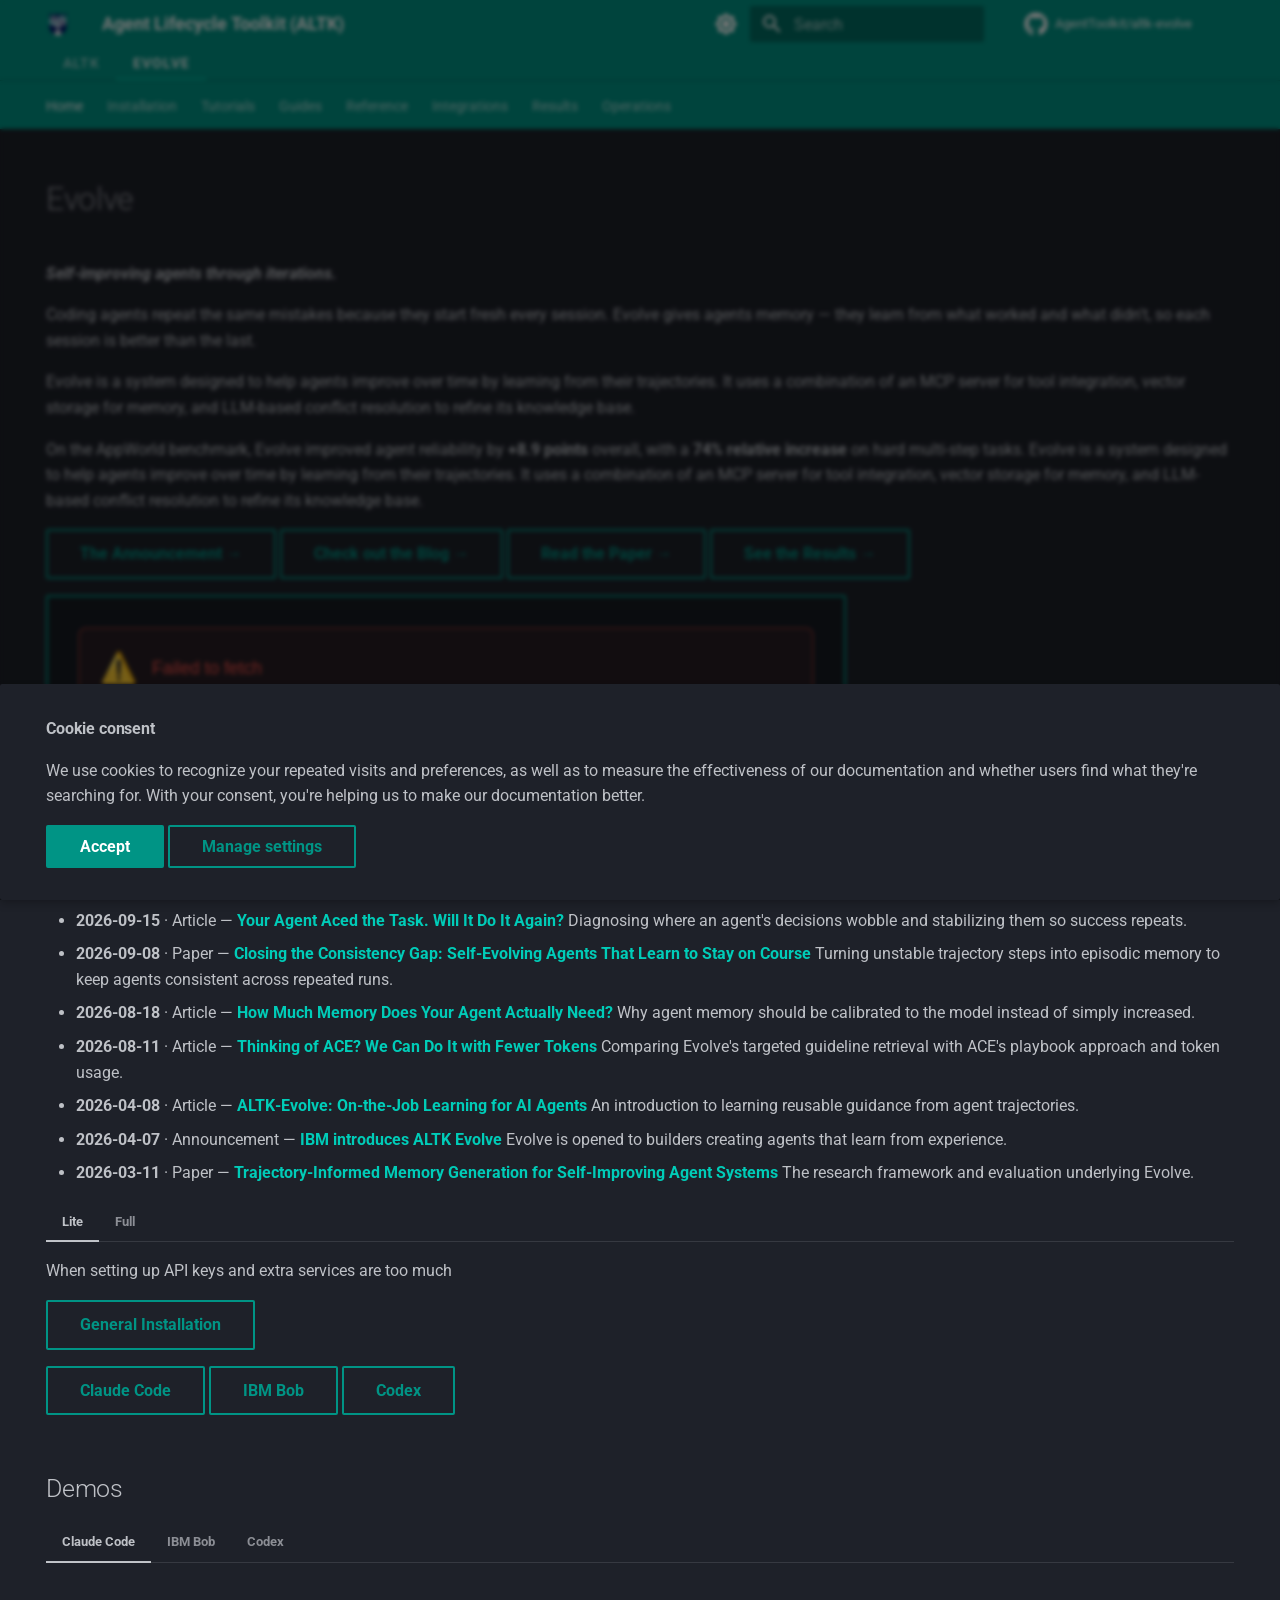
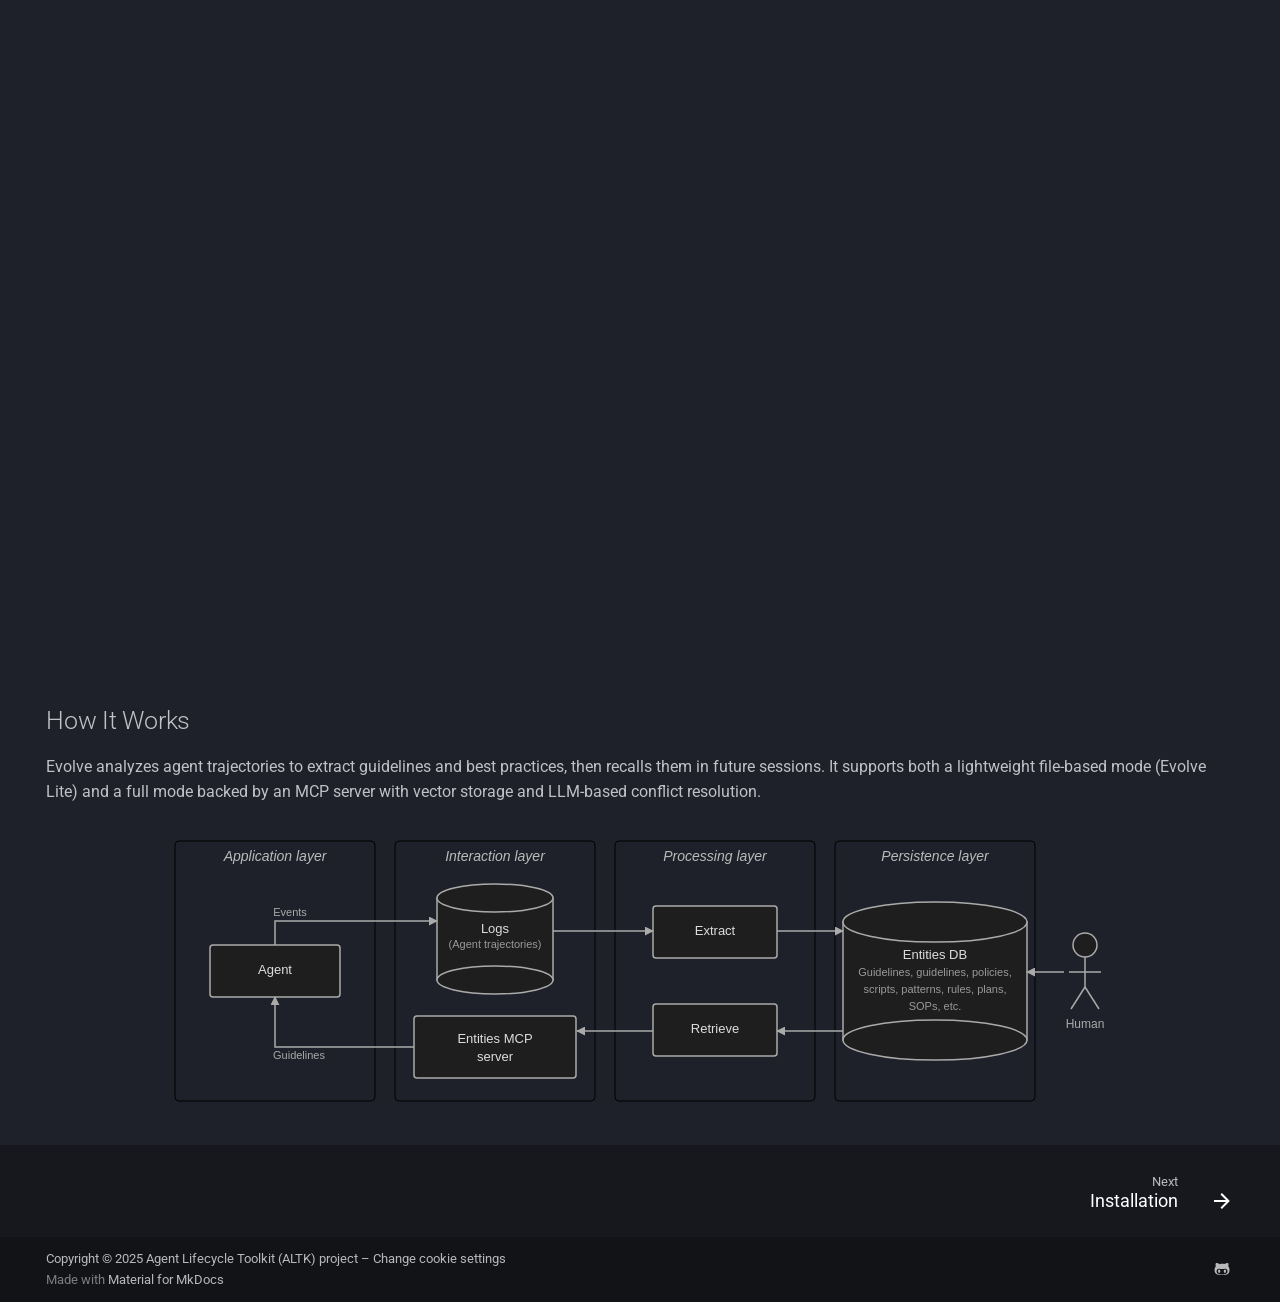
<file: index.html>
<!doctype html>
<html lang="en" class="no-js">
  <head>
    
      <meta charset="utf-8">
      <meta name="viewport" content="width=device-width,initial-scale=1">
      
        <meta name="description" content="Evolve is a component in the Agent Lifecycle Toolkit (ALTK) that gives agent builders the ability to iteratively improve their agents by learning from previous trajectories.">
      
      
      
        <link rel="canonical" href="https://agenttoolkit.github.io/evolve/">
      
      
      
        <link rel="next" href="installation/">
      
      
        
      
      
      <link rel="icon" href="assets/logo-32x32.png">
      <meta name="generator" content="mkdocs-1.6.1, mkdocs-material-9.7.6">
    
    
      
        <title>Agent Lifecycle Toolkit (ALTK)</title>
      
    
    

      <link rel="stylesheet" href="assets/stylesheets/main.484c7ddc.min.css">
      
        
        <link rel="stylesheet" href="assets/stylesheets/palette.ab4e12ef.min.css">
      
      


    
<style>
  github-repo-card {
    max-width: 800px;
    --ghrc-radius-lg: .1rem;
    --ghrc-border: var(--md-primary-fg-color);
    --ghrc-border-width: .1rem;
  }
</style>

    
      
    
    
      
        
        
        <link rel="preconnect" href="https://fonts.gstatic.com" crossorigin>
        <link rel="stylesheet" href="https://fonts.googleapis.com/css?family=Roboto:300,300i,400,400i,700,700i%7CRoboto+Mono:400,400i,700,700i&display=fallback">
        <style>:root{--md-text-font:"Roboto";--md-code-font:"Roboto Mono"}</style>
      
    
    
      <link rel="stylesheet" href="stylesheets/extra.css">
    
    <script>__md_scope=new URL(".",location),__md_hash=e=>[...e].reduce(((e,_)=>(e<<5)-e+_.charCodeAt(0)),0),__md_get=(e,_=localStorage,t=__md_scope)=>JSON.parse(_.getItem(t.pathname+"."+e)),__md_set=(e,_,t=localStorage,a=__md_scope)=>{try{t.setItem(a.pathname+"."+e,JSON.stringify(_))}catch(e){}}</script>
    
      
  


  
  

<script id="__analytics">function __md_analytics(){function e(){dataLayer.push(arguments)}window.dataLayer=window.dataLayer||[],e("js",new Date),e("config",""),document.addEventListener("DOMContentLoaded",(function(){document.forms.search&&document.forms.search.query.addEventListener("blur",(function(){this.value&&e("event","search",{search_term:this.value})}));document$.subscribe((function(){var t=document.forms.feedback;if(void 0!==t)for(var a of t.querySelectorAll("[type=submit]"))a.addEventListener("click",(function(a){a.preventDefault();var n=document.location.pathname,d=this.getAttribute("data-md-value");e("event","feedback",{page:n,data:d}),t.firstElementChild.disabled=!0;var r=t.querySelector(".md-feedback__note [data-md-value='"+d+"']");r&&(r.hidden=!1)})),t.hidden=!1})),location$.subscribe((function(t){e("config","",{page_path:t.pathname})}))}));var t=document.createElement("script");t.async=!0,t.src="https://www.googletagmanager.com/gtag/js?id=",document.getElementById("__analytics").insertAdjacentElement("afterEnd",t)}</script>
  
    <script>if("undefined"!=typeof __md_analytics){var consent=__md_get("__consent");consent&&consent.analytics&&__md_analytics()}</script>
  

    
    
  </head>
  
  
    
    
      
    
    
    
    
    <body dir="ltr" data-md-color-scheme="slate" data-md-color-primary="teal" data-md-color-accent="teal">
  
    
    <input class="md-toggle" data-md-toggle="drawer" type="checkbox" id="__drawer" autocomplete="off">
    <input class="md-toggle" data-md-toggle="search" type="checkbox" id="__search" autocomplete="off">
    <label class="md-overlay" for="__drawer"></label>
    <div data-md-component="skip">
      
        
        <a href="#evolve" class="md-skip">
          Skip to content
        </a>
      
    </div>
    <div data-md-component="announce">
      
    </div>
    
    
      

<header class="md-header" data-md-component="header">
  <nav class="md-header__inner md-grid" aria-label="Header">
    <a href="." title="Agent Lifecycle Toolkit (ALTK)" class="md-header__button md-logo" aria-label="Agent Lifecycle Toolkit (ALTK)" data-md-component="logo">
      
  <img src="assets/logo-512x512.png" alt="logo">

    </a>
    <label class="md-header__button md-icon" for="__drawer">
      
      <svg xmlns="http://www.w3.org/2000/svg" viewBox="0 0 24 24"><path d="M3 6h18v2H3zm0 5h18v2H3zm0 5h18v2H3z"/></svg>
    </label>
    <div class="md-header__title" data-md-component="header-title">
      <div class="md-header__ellipsis">
        <div class="md-header__topic">
          <span class="md-ellipsis">
            Agent Lifecycle Toolkit (ALTK)
          </span>
        </div>
        <div class="md-header__topic" data-md-component="header-topic">
          <span class="md-ellipsis">
            
              Home
            
          </span>
        </div>
      </div>
    </div>
    
      
        <form class="md-header__option" data-md-component="palette">
  
    
    
    
    <input class="md-option" data-md-color-media="" data-md-color-scheme="slate" data-md-color-primary="teal" data-md-color-accent="teal"  aria-label="Switch to light mode"  type="radio" name="__palette" id="__palette_0">
    
      <label class="md-header__button md-icon" title="Switch to light mode" for="__palette_1" hidden>
        <svg xmlns="http://www.w3.org/2000/svg" viewBox="0 0 24 24"><path d="M12 8a4 4 0 0 0-4 4 4 4 0 0 0 4 4 4 4 0 0 0 4-4 4 4 0 0 0-4-4m0 10a6 6 0 0 1-6-6 6 6 0 0 1 6-6 6 6 0 0 1 6 6 6 6 0 0 1-6 6m8-9.31V4h-4.69L12 .69 8.69 4H4v4.69L.69 12 4 15.31V20h4.69L12 23.31 15.31 20H20v-4.69L23.31 12z"/></svg>
      </label>
    
  
    
    
    
    <input class="md-option" data-md-color-media="(prefers-color-scheme: light)" data-md-color-scheme="default" data-md-color-primary="teal" data-md-color-accent="teal"  aria-label="Switch to dark mode"  type="radio" name="__palette" id="__palette_1">
    
      <label class="md-header__button md-icon" title="Switch to dark mode" for="__palette_2" hidden>
        <svg xmlns="http://www.w3.org/2000/svg" viewBox="0 0 24 24"><path d="M12 18c-.89 0-1.74-.2-2.5-.55C11.56 16.5 13 14.42 13 12s-1.44-4.5-3.5-5.45C10.26 6.2 11.11 6 12 6a6 6 0 0 1 6 6 6 6 0 0 1-6 6m8-9.31V4h-4.69L12 .69 8.69 4H4v4.69L.69 12 4 15.31V20h4.69L12 23.31 15.31 20H20v-4.69L23.31 12z"/></svg>
      </label>
    
  
    
    
    
    <input class="md-option" data-md-color-media="(prefers-color-scheme: dark)" data-md-color-scheme="slate" data-md-color-primary="teal" data-md-color-accent="teal"  aria-label="Switch to system preference"  type="radio" name="__palette" id="__palette_2">
    
      <label class="md-header__button md-icon" title="Switch to system preference" for="__palette_0" hidden>
        <svg xmlns="http://www.w3.org/2000/svg" viewBox="0 0 24 24"><path d="m14.3 16-.7-2h-3.2l-.7 2H7.8L11 7h2l3.2 9zM20 8.69V4h-4.69L12 .69 8.69 4H4v4.69L.69 12 4 15.31V20h4.69L12 23.31 15.31 20H20v-4.69L23.31 12zm-9.15 3.96h2.3L12 9z"/></svg>
      </label>
    
  
</form>
      
    
    
      <script>var palette=__md_get("__palette");if(palette&&palette.color){if("(prefers-color-scheme)"===palette.color.media){var media=matchMedia("(prefers-color-scheme: light)"),input=document.querySelector(media.matches?"[data-md-color-media='(prefers-color-scheme: light)']":"[data-md-color-media='(prefers-color-scheme: dark)']");palette.color.media=input.getAttribute("data-md-color-media"),palette.color.scheme=input.getAttribute("data-md-color-scheme"),palette.color.primary=input.getAttribute("data-md-color-primary"),palette.color.accent=input.getAttribute("data-md-color-accent")}for(var[key,value]of Object.entries(palette.color))document.body.setAttribute("data-md-color-"+key,value)}</script>
    
    
    
      
      
        <label class="md-header__button md-icon" for="__search">
          
          <svg xmlns="http://www.w3.org/2000/svg" viewBox="0 0 24 24"><path d="M9.5 3A6.5 6.5 0 0 1 16 9.5c0 1.61-.59 3.09-1.56 4.23l.27.27h.79l5 5-1.5 1.5-5-5v-.79l-.27-.27A6.52 6.52 0 0 1 9.5 16 6.5 6.5 0 0 1 3 9.5 6.5 6.5 0 0 1 9.5 3m0 2C7 5 5 7 5 9.5S7 14 9.5 14 14 12 14 9.5 12 5 9.5 5"/></svg>
        </label>
        <div class="md-search" data-md-component="search" role="dialog">
  <label class="md-search__overlay" for="__search"></label>
  <div class="md-search__inner" role="search">
    <form class="md-search__form" name="search">
      <input type="text" class="md-search__input" name="query" aria-label="Search" placeholder="Search" autocapitalize="off" autocorrect="off" autocomplete="off" spellcheck="false" data-md-component="search-query" required>
      <label class="md-search__icon md-icon" for="__search">
        
        <svg xmlns="http://www.w3.org/2000/svg" viewBox="0 0 24 24"><path d="M9.5 3A6.5 6.5 0 0 1 16 9.5c0 1.61-.59 3.09-1.56 4.23l.27.27h.79l5 5-1.5 1.5-5-5v-.79l-.27-.27A6.52 6.52 0 0 1 9.5 16 6.5 6.5 0 0 1 3 9.5 6.5 6.5 0 0 1 9.5 3m0 2C7 5 5 7 5 9.5S7 14 9.5 14 14 12 14 9.5 12 5 9.5 5"/></svg>
        
        <svg xmlns="http://www.w3.org/2000/svg" viewBox="0 0 24 24"><path d="M20 11v2H8l5.5 5.5-1.42 1.42L4.16 12l7.92-7.92L13.5 5.5 8 11z"/></svg>
      </label>
      <nav class="md-search__options" aria-label="Search">
        
        <button type="reset" class="md-search__icon md-icon" title="Clear" aria-label="Clear" tabindex="-1">
          
          <svg xmlns="http://www.w3.org/2000/svg" viewBox="0 0 24 24"><path d="M19 6.41 17.59 5 12 10.59 6.41 5 5 6.41 10.59 12 5 17.59 6.41 19 12 13.41 17.59 19 19 17.59 13.41 12z"/></svg>
        </button>
      </nav>
      
        <div class="md-search__suggest" data-md-component="search-suggest"></div>
      
    </form>
    <div class="md-search__output">
      <div class="md-search__scrollwrap" tabindex="0" data-md-scrollfix>
        <div class="md-search-result" data-md-component="search-result">
          <div class="md-search-result__meta">
            Initializing search
          </div>
          <ol class="md-search-result__list" role="presentation"></ol>
        </div>
      </div>
    </div>
  </div>
</div>
      
    
    
      <div class="md-header__source">
        <a href="https://github.com/AgentToolkit/altk-evolve" title="Go to repository" class="md-source" data-md-component="source">
  <div class="md-source__icon md-icon">
    
    <svg xmlns="http://www.w3.org/2000/svg" viewBox="0 0 512 512"><!--! Font Awesome Free 7.1.0 by @fontawesome - https://fontawesome.com License - https://fontawesome.com/license/free (Icons: CC BY 4.0, Fonts: SIL OFL 1.1, Code: MIT License) Copyright 2025 Fonticons, Inc.--><path d="M173.9 397.4c0 2-2.3 3.6-5.2 3.6-3.3.3-5.6-1.3-5.6-3.6 0-2 2.3-3.6 5.2-3.6 3-.3 5.6 1.3 5.6 3.6m-31.1-4.5c-.7 2 1.3 4.3 4.3 4.9 2.6 1 5.6 0 6.2-2s-1.3-4.3-4.3-5.2c-2.6-.7-5.5.3-6.2 2.3m44.2-1.7c-2.9.7-4.9 2.6-4.6 4.9.3 2 2.9 3.3 5.9 2.6 2.9-.7 4.9-2.6 4.6-4.6-.3-1.9-3-3.2-5.9-2.9M252.8 8C114.1 8 8 113.3 8 252c0 110.9 69.8 205.8 169.5 239.2 12.8 2.3 17.3-5.6 17.3-12.1 0-6.2-.3-40.4-.3-61.4 0 0-70 15-84.7-29.8 0 0-11.4-29.1-27.8-36.6 0 0-22.9-15.7 1.6-15.4 0 0 24.9 2 38.6 25.8 21.9 38.6 58.6 27.5 72.9 20.9 2.3-16 8.8-27.1 16-33.7-55.9-6.2-112.3-14.3-112.3-110.5 0-27.5 7.6-41.3 23.6-58.9-2.6-6.5-11.1-33.3 2.6-67.9 20.9-6.5 69 27 69 27 20-5.6 41.5-8.5 62.8-8.5s42.8 2.9 62.8 8.5c0 0 48.1-33.6 69-27 13.7 34.7 5.2 61.4 2.6 67.9 16 17.7 25.8 31.5 25.8 58.9 0 96.5-58.9 104.2-114.8 110.5 9.2 7.9 17 22.9 17 46.4 0 33.7-.3 75.4-.3 83.6 0 6.5 4.6 14.4 17.3 12.1C436.2 457.8 504 362.9 504 252 504 113.3 391.5 8 252.8 8M105.2 352.9c-1.3 1-1 3.3.7 5.2 1.6 1.6 3.9 2.3 5.2 1 1.3-1 1-3.3-.7-5.2-1.6-1.6-3.9-2.3-5.2-1m-10.8-8.1c-.7 1.3.3 2.9 2.3 3.9 1.6 1 3.6.7 4.3-.7.7-1.3-.3-2.9-2.3-3.9-2-.6-3.6-.3-4.3.7m32.4 35.6c-1.6 1.3-1 4.3 1.3 6.2 2.3 2.3 5.2 2.6 6.5 1 1.3-1.3.7-4.3-1.3-6.2-2.2-2.3-5.2-2.6-6.5-1m-11.4-14.7c-1.6 1-1.6 3.6 0 5.9s4.3 3.3 5.6 2.3c1.6-1.3 1.6-3.9 0-6.2-1.4-2.3-4-3.3-5.6-2"/></svg>
  </div>
  <div class="md-source__repository">
    AgentToolkit/altk-evolve
  </div>
</a>
      </div>
    
  </nav>
  
</header>
    
    <div class="md-container" data-md-component="container">
      
      


<nav class="project-nav" aria-label="Project navigation">
  <div class="project-nav__inner md-grid">
    
    <a href="https://agenttoolkit.github.io/altk-main/"
       class="project-nav__item"
       target="_self" rel="noopener noreferrer"
       aria-current="false">
      
      ALTK
    </a>
    
    <a href="https://agenttoolkit.github.io/altk-evolve/"
       class="project-nav__item project-nav__item--active"
       
       aria-current="page">
      
      Evolve
    </a>
    
  </div>
</nav>


        
          
            
<nav class="md-tabs" aria-label="Tabs" data-md-component="tabs">
  <div class="md-grid">
    <ul class="md-tabs__list">
      
        
  
  
  
    
  
  
    <li class="md-tabs__item md-tabs__item--active">
      <a href="." class="md-tabs__link">
        
  
  
    
  
  Home

      </a>
    </li>
  

      
        
  
  
  
  
    <li class="md-tabs__item">
      <a href="installation/" class="md-tabs__link">
        
  
  
    
  
  Installation

      </a>
    </li>
  

      
        
  
  
  
  
    
    
      <li class="md-tabs__item">
        <a href="tutorials/" class="md-tabs__link">
          
  
  
    
  
  Tutorials

        </a>
      </li>
    
  

      
        
  
  
  
  
    
    
      <li class="md-tabs__item">
        <a href="guides/configuration/" class="md-tabs__link">
          
  
  
    
  
  Guides

        </a>
      </li>
    
  

      
        
  
  
  
  
    
    
      <li class="md-tabs__item">
        <a href="reference/cli/" class="md-tabs__link">
          
  
  
    
  
  Reference

        </a>
      </li>
    
  

      
        
  
  
  
  
    
    
      <li class="md-tabs__item">
        <a href="integrations/claude/evolve-lite/" class="md-tabs__link">
          
  
  
    
  
  Integrations

        </a>
      </li>
    
  

      
        
  
  
  
  
    
    
      <li class="md-tabs__item">
        <a href="results/" class="md-tabs__link">
          
  
  
    
  
  Results

        </a>
      </li>
    
  

      
        
  
  
  
  
    
    
      <li class="md-tabs__item">
        <a href="operations/docker-testing/" class="md-tabs__link">
          
  
  
    
  
  Operations

        </a>
      </li>
    
  

      
    </ul>
  </div>
</nav>
          
        
      

      <main class="md-main" data-md-component="main">
        <div class="md-main__inner md-grid">
          
            
              
                
              
              <div class="md-sidebar md-sidebar--primary" data-md-component="sidebar" data-md-type="navigation" hidden>
                <div class="md-sidebar__scrollwrap">
                  <div class="md-sidebar__inner">
                    


  


<nav class="md-nav md-nav--primary md-nav--lifted" aria-label="Navigation" data-md-level="0">
  <label class="md-nav__title" for="__drawer">
    <a href="." title="Agent Lifecycle Toolkit (ALTK)" class="md-nav__button md-logo" aria-label="Agent Lifecycle Toolkit (ALTK)" data-md-component="logo">
      
  <img src="assets/logo-512x512.png" alt="logo">

    </a>
    Agent Lifecycle Toolkit (ALTK)
  </label>
  
    <div class="md-nav__source">
      <a href="https://github.com/AgentToolkit/altk-evolve" title="Go to repository" class="md-source" data-md-component="source">
  <div class="md-source__icon md-icon">
    
    <svg xmlns="http://www.w3.org/2000/svg" viewBox="0 0 512 512"><!--! Font Awesome Free 7.1.0 by @fontawesome - https://fontawesome.com License - https://fontawesome.com/license/free (Icons: CC BY 4.0, Fonts: SIL OFL 1.1, Code: MIT License) Copyright 2025 Fonticons, Inc.--><path d="M173.9 397.4c0 2-2.3 3.6-5.2 3.6-3.3.3-5.6-1.3-5.6-3.6 0-2 2.3-3.6 5.2-3.6 3-.3 5.6 1.3 5.6 3.6m-31.1-4.5c-.7 2 1.3 4.3 4.3 4.9 2.6 1 5.6 0 6.2-2s-1.3-4.3-4.3-5.2c-2.6-.7-5.5.3-6.2 2.3m44.2-1.7c-2.9.7-4.9 2.6-4.6 4.9.3 2 2.9 3.3 5.9 2.6 2.9-.7 4.9-2.6 4.6-4.6-.3-1.9-3-3.2-5.9-2.9M252.8 8C114.1 8 8 113.3 8 252c0 110.9 69.8 205.8 169.5 239.2 12.8 2.3 17.3-5.6 17.3-12.1 0-6.2-.3-40.4-.3-61.4 0 0-70 15-84.7-29.8 0 0-11.4-29.1-27.8-36.6 0 0-22.9-15.7 1.6-15.4 0 0 24.9 2 38.6 25.8 21.9 38.6 58.6 27.5 72.9 20.9 2.3-16 8.8-27.1 16-33.7-55.9-6.2-112.3-14.3-112.3-110.5 0-27.5 7.6-41.3 23.6-58.9-2.6-6.5-11.1-33.3 2.6-67.9 20.9-6.5 69 27 69 27 20-5.6 41.5-8.5 62.8-8.5s42.8 2.9 62.8 8.5c0 0 48.1-33.6 69-27 13.7 34.7 5.2 61.4 2.6 67.9 16 17.7 25.8 31.5 25.8 58.9 0 96.5-58.9 104.2-114.8 110.5 9.2 7.9 17 22.9 17 46.4 0 33.7-.3 75.4-.3 83.6 0 6.5 4.6 14.4 17.3 12.1C436.2 457.8 504 362.9 504 252 504 113.3 391.5 8 252.8 8M105.2 352.9c-1.3 1-1 3.3.7 5.2 1.6 1.6 3.9 2.3 5.2 1 1.3-1 1-3.3-.7-5.2-1.6-1.6-3.9-2.3-5.2-1m-10.8-8.1c-.7 1.3.3 2.9 2.3 3.9 1.6 1 3.6.7 4.3-.7.7-1.3-.3-2.9-2.3-3.9-2-.6-3.6-.3-4.3.7m32.4 35.6c-1.6 1.3-1 4.3 1.3 6.2 2.3 2.3 5.2 2.6 6.5 1 1.3-1.3.7-4.3-1.3-6.2-2.2-2.3-5.2-2.6-6.5-1m-11.4-14.7c-1.6 1-1.6 3.6 0 5.9s4.3 3.3 5.6 2.3c1.6-1.3 1.6-3.9 0-6.2-1.4-2.3-4-3.3-5.6-2"/></svg>
  </div>
  <div class="md-source__repository">
    AgentToolkit/altk-evolve
  </div>
</a>
    </div>
  
  <ul class="md-nav__list" data-md-scrollfix>
    
      
      
  
  
    
  
  
  
    <li class="md-nav__item md-nav__item--active">
      
      <input class="md-nav__toggle md-toggle" type="checkbox" id="__toc">
      
      
        
      
      
        <label class="md-nav__link md-nav__link--active" for="__toc">
          
  
  
  <span class="md-ellipsis">
    
  
    Home
  

    
  </span>
  
  

          <span class="md-nav__icon md-icon"></span>
        </label>
      
      <a href="." class="md-nav__link md-nav__link--active">
        
  
  
  <span class="md-ellipsis">
    
  
    Home
  

    
  </span>
  
  

      </a>
      
        

<nav class="md-nav md-nav--secondary" aria-label="Table of contents">
  
  
  
    
  
  
    <label class="md-nav__title" for="__toc">
      <span class="md-nav__icon md-icon"></span>
      Table of contents
    </label>
    <ul class="md-nav__list" data-md-component="toc" data-md-scrollfix>
      
        <li class="md-nav__item">
  <a href="#latest-from-evolve" class="md-nav__link">
    <span class="md-ellipsis">
      
        Latest from Evolve
      
    </span>
  </a>
  
</li>
      
        <li class="md-nav__item">
  <a href="#guides" class="md-nav__link">
    <span class="md-ellipsis">
      
        Guides
      
    </span>
  </a>
  
</li>
      
        <li class="md-nav__item">
  <a href="#reference" class="md-nav__link">
    <span class="md-ellipsis">
      
        Reference
      
    </span>
  </a>
  
</li>
      
        <li class="md-nav__item">
  <a href="#demos" class="md-nav__link">
    <span class="md-ellipsis">
      
        Demos
      
    </span>
  </a>
  
</li>
      
        <li class="md-nav__item">
  <a href="#how-it-works" class="md-nav__link">
    <span class="md-ellipsis">
      
        How It Works
      
    </span>
  </a>
  
</li>
      
    </ul>
  
</nav>
      
    </li>
  

    
      
      
  
  
  
  
    <li class="md-nav__item">
      <a href="installation/" class="md-nav__link">
        
  
  
  <span class="md-ellipsis">
    
  
    Installation
  

    
  </span>
  
  

      </a>
    </li>
  

    
      
      
  
  
  
  
    
    
      
        
          
        
      
        
      
        
      
        
      
        
      
    
    
    
      
      
        
      
    
    
    <li class="md-nav__item md-nav__item--nested">
      
        
        
        <input class="md-nav__toggle md-toggle " type="checkbox" id="__nav_3" >
        
          
          <div class="md-nav__link md-nav__container">
            <a href="tutorials/" class="md-nav__link ">
              
  
  
  <span class="md-ellipsis">
    
  
    Tutorials
  

    
  </span>
  
  

            </a>
            
              
              <label class="md-nav__link " for="__nav_3" id="__nav_3_label" tabindex="0">
                <span class="md-nav__icon md-icon"></span>
              </label>
            
          </div>
        
        <nav class="md-nav" data-md-level="1" aria-labelledby="__nav_3_label" aria-expanded="false">
          <label class="md-nav__title" for="__nav_3">
            <span class="md-nav__icon md-icon"></span>
            
  
    Tutorials
  

          </label>
          <ul class="md-nav__list" data-md-scrollfix>
            
              
            
              
                
  
  
  
  
    <li class="md-nav__item">
      <a href="examples/hello_world/bob/" class="md-nav__link">
        
  
  
  <span class="md-ellipsis">
    
  
    Starter Example (IBM Bob)
  

    
  </span>
  
  

      </a>
    </li>
  

              
            
              
                
  
  
  
  
    <li class="md-nav__item">
      <a href="examples/hello_world/claude/" class="md-nav__link">
        
  
  
  <span class="md-ellipsis">
    
  
    Starter Example (Claude Code)
  

    
  </span>
  
  

      </a>
    </li>
  

              
            
              
                
  
  
  
  
    <li class="md-nav__item">
      <a href="examples/hello_world/codex/" class="md-nav__link">
        
  
  
  <span class="md-ellipsis">
    
  
    Starter Example (Codex)
  

    
  </span>
  
  

      </a>
    </li>
  

              
            
              
                
  
  
  
  
    <li class="md-nav__item">
      <a href="tutorials/guidelines-loop/" class="md-nav__link">
        
  
  
  <span class="md-ellipsis">
    
  
    Starter Example (Evolving Agent Loop)
  

    
  </span>
  
  

      </a>
    </li>
  

              
            
          </ul>
        </nav>
      
    </li>
  

    
      
      
  
  
  
  
    
    
      
        
      
        
      
        
      
        
      
        
      
        
      
        
      
    
    
    
      
      
        
      
    
    
    <li class="md-nav__item md-nav__item--nested">
      
        
        
        <input class="md-nav__toggle md-toggle " type="checkbox" id="__nav_4" >
        
          
          <label class="md-nav__link" for="__nav_4" id="__nav_4_label" tabindex="0">
            
  
  
  <span class="md-ellipsis">
    
  
    Guides
  

    
  </span>
  
  

            <span class="md-nav__icon md-icon"></span>
          </label>
        
        <nav class="md-nav" data-md-level="1" aria-labelledby="__nav_4_label" aria-expanded="false">
          <label class="md-nav__title" for="__nav_4">
            <span class="md-nav__icon md-icon"></span>
            
  
    Guides
  

          </label>
          <ul class="md-nav__list" data-md-scrollfix>
            
              
                
  
  
  
  
    <li class="md-nav__item">
      <a href="guides/configuration/" class="md-nav__link">
        
  
  
  <span class="md-ellipsis">
    
  
    Configuration
  

    
  </span>
  
  

      </a>
    </li>
  

              
            
              
                
  
  
  
  
    <li class="md-nav__item">
      <a href="guides/guidelines/" class="md-nav__link">
        
  
  
  <span class="md-ellipsis">
    
  
    Enabling Guidelines
  

    
  </span>
  
  

      </a>
    </li>
  

              
            
              
                
  
  
  
  
    <li class="md-nav__item">
      <a href="guides/low-code-tracing/" class="md-nav__link">
        
  
  
  <span class="md-ellipsis">
    
  
    Low-Code Tracing
  

    
  </span>
  
  

      </a>
    </li>
  

              
            
              
                
  
  
  
  
    <li class="md-nav__item">
      <a href="guides/phoenix-sync/" class="md-nav__link">
        
  
  
  <span class="md-ellipsis">
    
  
    Phoenix Sync
  

    
  </span>
  
  

      </a>
    </li>
  

              
            
              
                
  
  
  
  
    <li class="md-nav__item">
      <a href="guides/extract-trajectories/" class="md-nav__link">
        
  
  
  <span class="md-ellipsis">
    
  
    Extract Trajectories
  

    
  </span>
  
  

      </a>
    </li>
  

              
            
              
                
  
  
  
  
    <li class="md-nav__item">
      <a href="guides/memory-hooks/" class="md-nav__link">
        
  
  
  <span class="md-ellipsis">
    
  
    Memory Hooks
  

    
  </span>
  
  

      </a>
    </li>
  

              
            
              
                
  
  
  
  
    <li class="md-nav__item">
      <a href="guides/retention/" class="md-nav__link">
        
  
  
  <span class="md-ellipsis">
    
  
    Data Retention
  

    
  </span>
  
  

      </a>
    </li>
  

              
            
          </ul>
        </nav>
      
    </li>
  

    
      
      
  
  
  
  
    
    
      
        
      
        
      
    
    
    
      
      
        
      
    
    
    <li class="md-nav__item md-nav__item--nested">
      
        
        
        <input class="md-nav__toggle md-toggle " type="checkbox" id="__nav_5" >
        
          
          <label class="md-nav__link" for="__nav_5" id="__nav_5_label" tabindex="0">
            
  
  
  <span class="md-ellipsis">
    
  
    Reference
  

    
  </span>
  
  

            <span class="md-nav__icon md-icon"></span>
          </label>
        
        <nav class="md-nav" data-md-level="1" aria-labelledby="__nav_5_label" aria-expanded="false">
          <label class="md-nav__title" for="__nav_5">
            <span class="md-nav__icon md-icon"></span>
            
  
    Reference
  

          </label>
          <ul class="md-nav__list" data-md-scrollfix>
            
              
                
  
  
  
  
    <li class="md-nav__item">
      <a href="reference/cli/" class="md-nav__link">
        
  
  
  <span class="md-ellipsis">
    
  
    CLI
  

    
  </span>
  
  

      </a>
    </li>
  

              
            
              
                
  
  
  
  
    <li class="md-nav__item">
      <a href="reference/policies/" class="md-nav__link">
        
  
  
  <span class="md-ellipsis">
    
  
    Policies
  

    
  </span>
  
  

      </a>
    </li>
  

              
            
          </ul>
        </nav>
      
    </li>
  

    
      
      
  
  
  
  
    
    
      
        
      
    
    
    
      
      
        
      
    
    
    <li class="md-nav__item md-nav__item--nested">
      
        
        
        <input class="md-nav__toggle md-toggle " type="checkbox" id="__nav_6" >
        
          
          <label class="md-nav__link" for="__nav_6" id="__nav_6_label" tabindex="0">
            
  
  
  <span class="md-ellipsis">
    
  
    Integrations
  

    
  </span>
  
  

            <span class="md-nav__icon md-icon"></span>
          </label>
        
        <nav class="md-nav" data-md-level="1" aria-labelledby="__nav_6_label" aria-expanded="false">
          <label class="md-nav__title" for="__nav_6">
            <span class="md-nav__icon md-icon"></span>
            
  
    Integrations
  

          </label>
          <ul class="md-nav__list" data-md-scrollfix>
            
              
                
  
  
  
  
    <li class="md-nav__item">
      <a href="integrations/claude/evolve-lite/" class="md-nav__link">
        
  
  
  <span class="md-ellipsis">
    
  
    Evolve Lite (Claude Code)
  

    
  </span>
  
  

      </a>
    </li>
  

              
            
          </ul>
        </nav>
      
    </li>
  

    
      
      
  
  
  
  
    
    
      
        
          
        
      
    
    
    
      
      
        
      
    
    
    <li class="md-nav__item md-nav__item--nested">
      
        
        
        <input class="md-nav__toggle md-toggle " type="checkbox" id="__nav_7" >
        
          
          <div class="md-nav__link md-nav__container">
            <a href="results/" class="md-nav__link ">
              
  
  
  <span class="md-ellipsis">
    
  
    Results
  

    
  </span>
  
  

            </a>
            
          </div>
        
        <nav class="md-nav" data-md-level="1" aria-labelledby="__nav_7_label" aria-expanded="false">
          <label class="md-nav__title" for="__nav_7">
            <span class="md-nav__icon md-icon"></span>
            
  
    Results
  

          </label>
          <ul class="md-nav__list" data-md-scrollfix>
            
              
            
          </ul>
        </nav>
      
    </li>
  

    
      
      
  
  
  
  
    
    
      
        
      
    
    
    
      
      
        
      
    
    
    <li class="md-nav__item md-nav__item--nested">
      
        
        
        <input class="md-nav__toggle md-toggle " type="checkbox" id="__nav_8" >
        
          
          <label class="md-nav__link" for="__nav_8" id="__nav_8_label" tabindex="0">
            
  
  
  <span class="md-ellipsis">
    
  
    Operations
  

    
  </span>
  
  

            <span class="md-nav__icon md-icon"></span>
          </label>
        
        <nav class="md-nav" data-md-level="1" aria-labelledby="__nav_8_label" aria-expanded="false">
          <label class="md-nav__title" for="__nav_8">
            <span class="md-nav__icon md-icon"></span>
            
  
    Operations
  

          </label>
          <ul class="md-nav__list" data-md-scrollfix>
            
              
                
  
  
  
  
    <li class="md-nav__item">
      <a href="operations/docker-testing/" class="md-nav__link">
        
  
  
  <span class="md-ellipsis">
    
  
    Docker Testing
  

    
  </span>
  
  

      </a>
    </li>
  

              
            
          </ul>
        </nav>
      
    </li>
  

    
  </ul>
</nav>
                  </div>
                </div>
              </div>
            
            
              
                
              
              <div class="md-sidebar md-sidebar--secondary" data-md-component="sidebar" data-md-type="toc" hidden>
                <div class="md-sidebar__scrollwrap">
                  <div class="md-sidebar__inner">
                    

<nav class="md-nav md-nav--secondary" aria-label="Table of contents">
  
  
  
    
  
  
    <label class="md-nav__title" for="__toc">
      <span class="md-nav__icon md-icon"></span>
      Table of contents
    </label>
    <ul class="md-nav__list" data-md-component="toc" data-md-scrollfix>
      
        <li class="md-nav__item">
  <a href="#latest-from-evolve" class="md-nav__link">
    <span class="md-ellipsis">
      
        Latest from Evolve
      
    </span>
  </a>
  
</li>
      
        <li class="md-nav__item">
  <a href="#guides" class="md-nav__link">
    <span class="md-ellipsis">
      
        Guides
      
    </span>
  </a>
  
</li>
      
        <li class="md-nav__item">
  <a href="#reference" class="md-nav__link">
    <span class="md-ellipsis">
      
        Reference
      
    </span>
  </a>
  
</li>
      
        <li class="md-nav__item">
  <a href="#demos" class="md-nav__link">
    <span class="md-ellipsis">
      
        Demos
      
    </span>
  </a>
  
</li>
      
        <li class="md-nav__item">
  <a href="#how-it-works" class="md-nav__link">
    <span class="md-ellipsis">
      
        How It Works
      
    </span>
  </a>
  
</li>
      
    </ul>
  
</nav>
                  </div>
                </div>
              </div>
            
          
          
            <div class="md-content" data-md-component="content">
              
                

  



  


              
              <article class="md-content__inner md-typeset">
                
                  
  



  
  


<h1 id="evolve">Evolve<a class="headerlink" href="#evolve" title="Permanent link">&para;</a></h1>
<p><strong><em><em>Self-improving agents through iterations.</em></em></strong></p>
<p>Coding agents repeat the same mistakes because they start fresh every session. Evolve gives agents memory — they learn from what worked and what didn't, so each session is better than the last.</p>
<p>Evolve is a system designed to help agents improve over time by learning from their trajectories. It uses a combination of an MCP server for tool integration, vector storage for memory, and LLM-based conflict resolution to refine its knowledge base.</p>
<p>On the AppWorld benchmark, Evolve improved agent reliability by <strong>+8.9 points</strong> overall, with a <strong>74% relative increase</strong> on hard multi-step tasks.
Evolve is a system designed to help agents improve over time by learning from their trajectories. It uses a combination of an MCP server for tool integration, vector storage for memory, and LLM-based conflict resolution to refine its knowledge base.</p>
<p><a class="md-button" href="https://www.ibm.com/new/announcements/altk-evolve-on-the-job-learning-for-ai-agents">The Announcement →</a> <a class="md-button" href="https://huggingface.co/blog/ibm-research/altk-evolve">Check out the Blog →</a> <a class="md-button" href="https://arxiv.org/abs/2603.10600">Read the Paper →</a> <a class="md-button" href="results/">See the Results →</a></p>
<p><github-repo-card repo="agenttoolkit/altk-evolve"></github-repo-card></p>
<h2 id="latest-from-evolve">Latest from Evolve<a class="headerlink" href="#latest-from-evolve" title="Permanent link">&para;</a></h2>
<p>Research, releases, and practical findings from the Evolve team.</p>
<ul>
<li><strong>2026-09-15</strong> · Article — <strong><a href="https://huggingface.co/blog/ibm-research/altk-evolve-consistency">Your Agent Aced the Task. Will It Do It Again?</a></strong>
  Diagnosing where an agent's decisions wobble and stabilizing them so success repeats.</li>
<li><strong>2026-09-08</strong> · Paper — <strong><a href="https://arxiv.org/abs/2609.08832">Closing the Consistency Gap: Self-Evolving Agents That Learn to Stay on Course</a></strong>
  Turning unstable trajectory steps into episodic memory to keep agents consistent across repeated runs.</li>
<li><strong>2026-08-18</strong> · Article — <strong><a href="https://huggingface.co/blog/ibm-research/altk-evolve-hmm">How Much Memory Does Your Agent Actually Need?</a></strong>
  Why agent memory should be calibrated to the model instead of simply increased.</li>
<li><strong>2026-08-11</strong> · Article — <strong><a href="https://huggingface.co/blog/ibm-research/altk-evolve-sldd">Thinking of ACE? We Can Do It with Fewer Tokens</a></strong>
  Comparing Evolve's targeted guideline retrieval with ACE's playbook approach and token usage.</li>
<li><strong>2026-04-08</strong> · Article — <strong><a href="https://huggingface.co/blog/ibm-research/altk-evolve">ALTK‑Evolve: On‑the‑Job Learning for AI Agents</a></strong>
  An introduction to learning reusable guidance from agent trajectories.</li>
<li><strong>2026-04-07</strong> · Announcement — <strong><a href="https://www.ibm.com/new/announcements/altk-evolve-on-the-job-learning-for-ai-agents">IBM introduces ALTK Evolve</a></strong>
  Evolve is opened to builders creating agents that learn from experience.</li>
<li><strong>2026-03-11</strong> · Paper — <strong><a href="https://arxiv.org/abs/2603.10600">Trajectory-Informed Memory Generation for Self-Improving Agent Systems</a></strong>
  The research framework and evaluation underlying Evolve.</li>
</ul>
<div class="tabbed-set tabbed-alternate" data-tabs="1:2"><input checked="checked" id="__tabbed_1_1" name="__tabbed_1" type="radio" /><input id="__tabbed_1_2" name="__tabbed_1" type="radio" /><div class="tabbed-labels"><label for="__tabbed_1_1">Lite</label><label for="__tabbed_1_2">Full</label></div>
<div class="tabbed-content">
<div class="tabbed-block">
<p>When setting up API keys and extra services are too much</p>
<p><a class="md-button" href="installation/">General Installation</a></p>
<p><a class="md-button" href="examples/hello_world/claude/">Claude Code</a> <a class="md-button" href="examples/hello_world/bob/">IBM Bob</a> <a class="md-button" href="examples/hello_world/codex/">Codex</a></p>
</div>
<div class="tabbed-block">
<p>Total Control</p>
<div class="admonition bug">
<p class="admonition-title">Under Development</p>
</div>
<div class="grid cards" markdown>
<ul>
<li>
<p><span class="twemoji"><svg xmlns="http://www.w3.org/2000/svg" viewBox="0 0 24 24"><path d="M9.795 1.694a4.287 4.287 0 0 1 6.061 0 4.28 4.28 0 0 1 1.181 3.819 4.28 4.28 0 0 1 3.819 1.181 4.287 4.287 0 0 1 0 6.061l-6.793 6.793a.25.25 0 0 0 0 .353l2.617 2.618a.75.75 0 1 1-1.061 1.061l-2.617-2.618a1.75 1.75 0 0 1 0-2.475l6.793-6.793a2.785 2.785 0 1 0-3.939-3.939l-5.9 5.9a.7.7 0 0 1-.249.165.749.749 0 0 1-.812-1.225l5.9-5.901a2.785 2.785 0 1 0-3.939-3.939L2.931 10.68A.75.75 0 1 1 1.87 9.619z"/><path d="M12.42 4.069a.75.75 0 0 1 1.061 0 .75.75 0 0 1 0 1.061L7.33 11.28a2.79 2.79 0 0 0 0 3.94 2.79 2.79 0 0 0 3.94 0l6.15-6.151a.75.75 0 0 1 1.061 0 .75.75 0 0 1 0 1.061l-6.151 6.15a4.285 4.285 0 1 1-6.06-6.06z"/></svg></span> <strong>MCP Server</strong></p>
<hr />
<p>Exposes tools to get guidelines and save trajectories.</p>
</li>
<li>
<p><span class="twemoji"><svg xmlns="http://www.w3.org/2000/svg" viewBox="0 0 24 24"><path d="M15 13.25a3.25 3.25 0 1 1 6.5 0 3.25 3.25 0 0 1-6.5 0m-12.5 6a3.25 3.25 0 1 1 6.5 0 3.25 3.25 0 0 1-6.5 0m0-14.5a3.25 3.25 0 1 1 6.5 0 3.25 3.25 0 0 1-6.5 0M5.75 6.5a1.75 1.75 0 1 0-.001-3.501A1.75 1.75 0 0 0 5.75 6.5m0 14.5a1.75 1.75 0 1 0-.001-3.501A1.75 1.75 0 0 0 5.75 21m12.5-6a1.75 1.75 0 1 0-.001-3.501A1.75 1.75 0 0 0 18.25 15"/><path d="M6.5 7.25c0 2.9 2.35 5.25 5.25 5.25h4.5V14h-4.5A6.75 6.75 0 0 1 5 7.25Z"/><path d="M5.75 16.75A.75.75 0 0 1 5 16V8a.75.75 0 0 1 1.5 0v8a.75.75 0 0 1-.75.75"/></svg></span> <strong>Conflict Resolution</strong></p>
<hr />
<p>Intelligently merges new insights with existing guidelines using LLMs.</p>
</li>
<li>
<p><span class="twemoji"><svg xmlns="http://www.w3.org/2000/svg" viewBox="0 0 24 24"><path d="M8 2a3 3 0 0 1 3 3v.75h2V5a3 3 0 0 1 3-3h3a3 3 0 0 1 3 3v3a3 3 0 0 1-2.846 2.996L19 11h-3l-.154-.004a3 3 0 0 1-1.369-.413l-3.895 3.896c.264.446.418.965.418 1.521v.75h8.689l-2.219-2.22a.749.749 0 1 1 1.06-1.06l3.5 3.5a.75.75 0 0 1 0 1.06l-3.5 3.5a.749.749 0 1 1-1.06-1.06l2.219-2.22H11V19a3 3 0 0 1-2.846 2.996L8 22H5l-.154-.004a3 3 0 0 1-2.842-2.842L2 19v-3a3 3 0 0 1 3-3h3c.556 0 1.075.153 1.521.417l3.895-3.895a3 3 0 0 1-.412-1.368L13 8v-.75h-2V8a3 3 0 0 1-2.846 2.996L8 11H5l-.154-.004a3 3 0 0 1-2.842-2.842L2 8V5a3 3 0 0 1 3-3zM5 14.5A1.5 1.5 0 0 0 3.5 16v3A1.5 1.5 0 0 0 5 20.5h3A1.5 1.5 0 0 0 9.5 19v-3A1.5 1.5 0 0 0 8 14.5zm0-11A1.5 1.5 0 0 0 3.5 5v3A1.5 1.5 0 0 0 5 9.5h3A1.5 1.5 0 0 0 9.5 8V5A1.5 1.5 0 0 0 8 3.5zm11 0A1.5 1.5 0 0 0 14.5 5v3A1.5 1.5 0 0 0 16 9.5h3A1.5 1.5 0 0 0 20.5 8V5A1.5 1.5 0 0 0 19 3.5z"/></svg></span> <strong>Trajectory Analysis</strong> </p>
<hr />
<p>Automatically analyzes agent trajectories to generate guidelines and best practices.</p>
</li>
<li>
<p><span class="twemoji"><svg xmlns="http://www.w3.org/2000/svg" viewBox="0 0 24 24"><path d="M12 1.25c2.487 0 4.773.402 6.466 1.079.844.337 1.577.758 2.112 1.264.536.507.922 1.151.922 1.907v12.987l-.026.013h.026c0 .756-.386 1.4-.922 1.907-.535.506-1.268.927-2.112 1.264-1.693.677-3.979 1.079-6.466 1.079s-4.774-.402-6.466-1.079c-.844-.337-1.577-.758-2.112-1.264C2.886 19.9 2.5 19.256 2.5 18.5h.026l-.026-.013V5.5c0-.756.386-1.4.922-1.907.535-.506 1.268-.927 2.112-1.264C7.226 1.652 9.513 1.25 12 1.25M4 14.371v4.116l-.013.013H4c0 .211.103.487.453.817.351.332.898.666 1.638.962 1.475.589 3.564.971 5.909.971s4.434-.381 5.909-.971c.739-.296 1.288-.63 1.638-.962.349-.33.453-.607.453-.817h.013L20 18.487v-4.116a8 8 0 0 1-1.534.8c-1.693.677-3.979 1.079-6.466 1.079s-4.774-.402-6.466-1.079a8 8 0 0 1-1.534-.8M20 12V7.871a8 8 0 0 1-1.534.8C16.773 9.348 14.487 9.75 12 9.75s-4.774-.402-6.466-1.079A8 8 0 0 1 4 7.871V12c0 .21.104.487.453.817.35.332.899.666 1.638.961 1.475.59 3.564.972 5.909.972s4.434-.382 5.909-.972c.74-.295 1.287-.629 1.638-.96.35-.33.453-.607.453-.818M4 5.5c0 .211.103.487.453.817.351.332.898.666 1.638.962 1.475.589 3.564.971 5.909.971s4.434-.381 5.909-.971c.739-.296 1.288-.63 1.638-.962.349-.33.453-.607.453-.817 0-.211-.103-.487-.453-.817-.351-.332-.898-.666-1.638-.962-1.475-.589-3.564-.971-5.909-.971s-4.434.381-5.909.971c-.739.296-1.288.63-1.638.962C4.104 5.013 4 5.29 4 5.5"/></svg></span> <strong>Milvus Integration</strong></p>
<hr />
<p>Uses Milvus (or Milvus Lite) for efficient vector storage and retrieval.</p>
</li>
</ul>
</div>
<h2 id="guides">Guides<a class="headerlink" href="#guides" title="Permanent link">&para;</a></h2>
<ul>
<li><a href="guides/configuration/">Configuration</a>: Configure models, backends, and environment variables.</li>
<li><a href="guides/low-code-tracing/">Low-Code Tracing</a>: Instrument agents with Phoenix and verify end-to-end tracing.</li>
<li><a href="guides/phoenix-sync/">Phoenix Sync</a>: Pull trajectories from Phoenix and generate stored guidelines.</li>
<li><a href="guides/extract-trajectories/">Extract Trajectories</a>: Export Phoenix traces into an OpenAI-style message format.</li>
</ul>
<h2 id="reference">Reference<a class="headerlink" href="#reference" title="Permanent link">&para;</a></h2>
<ul>
<li><a href="reference/cli/">CLI Reference</a>: Manage namespaces, entities, and sync jobs from the command line.</li>
<li><a href="reference/policies/">Policies</a>: Structured policy entities and how to retrieve them with MCP tools.</li>
</ul>
</div>
</div>
</div>
<h2 id="demos">Demos<a class="headerlink" href="#demos" title="Permanent link">&para;</a></h2>
<div class="tabbed-set tabbed-alternate" data-tabs="2:3"><input checked="checked" id="__tabbed_2_1" name="__tabbed_2" type="radio" /><input id="__tabbed_2_2" name="__tabbed_2" type="radio" /><input id="__tabbed_2_3" name="__tabbed_2" type="radio" /><div class="tabbed-labels"><label for="__tabbed_2_1">Claude Code</label><label for="__tabbed_2_2">IBM Bob</label><label for="__tabbed_2_3">Codex</label></div>
<div class="tabbed-content">
<div class="tabbed-block">
<p><div class="video-wrapper">
    <iframe width="1280" height="720" src="https://www.youtube.com/embed/XIlYA79pYp4" title="YouTube video player" frameborder="0" allow="accelerometer; autoplay; clipboard-write; encrypted-media; gyroscope; picture-in-picture; web-share" referrerpolicy="strict-origin-when-cross-origin" allowfullscreen></iframe>
</div></p>
</div>
<div class="tabbed-block">
<p><div class="video-wrapper">
    <iframe width="1280" height="720" src="https://www.youtube.com/embed/YlTJoSJ4eDg" title="YouTube video player" frameborder="0" allow="accelerometer; autoplay; clipboard-write; encrypted-media; gyroscope; picture-in-picture; web-share" referrerpolicy="strict-origin-when-cross-origin" allowfullscreen></iframe>
</div></p>
</div>
<div class="tabbed-block">
<p><div class="video-wrapper">
    <iframe width="1280" height="720" src="https://www.youtube.com/embed/IBc59bLjdi8" title="YouTube video player" frameborder="0" allow="accelerometer; autoplay; clipboard-write; encrypted-media; gyroscope; picture-in-picture; web-share" referrerpolicy="strict-origin-when-cross-origin" allowfullscreen></iframe>
</div></p>
</div>
</div>
</div>
<h2 id="how-it-works">How It Works<a class="headerlink" href="#how-it-works" title="Permanent link">&para;</a></h2>
<p>Evolve analyzes agent trajectories to extract guidelines and best practices, then recalls them in future sessions. It supports both a lightweight file-based mode (Evolve Lite) and a full mode backed by an MCP server with vector storage and LLM-based conflict resolution.</p>
<figure>
    <picture class="arch light">
        <source media="(min-width: 1000px)" srcset="assets/architecture-wide-light.svg">
        <img src="assets/architecture-light.svg" alt="Architecture">
    </picture>
    <picture class="arch dark">
        <source media="(min-width: 1000px)" srcset="assets/architecture-wide-dark.svg">
        <img src="assets/architecture-dark.svg" alt="Architecture">
    </picture>
    <!-- <figcaption>Does your agent make the same mistake twice?</figcaption> -->
</figure>







  
  



  


  



                
              </article>
            </div>
          
          
  <script>var tabs=__md_get("__tabs");if(Array.isArray(tabs))e:for(var set of document.querySelectorAll(".tabbed-set")){var labels=set.querySelector(".tabbed-labels");for(var tab of tabs)for(var label of labels.getElementsByTagName("label"))if(label.innerText.trim()===tab){var input=document.getElementById(label.htmlFor);input.checked=!0;continue e}}</script>

<script>var target=document.getElementById(location.hash.slice(1));target&&target.name&&(target.checked=target.name.startsWith("__tabbed_"))</script>
        </div>
        
          <button type="button" class="md-top md-icon" data-md-component="top" hidden>
  
  <svg xmlns="http://www.w3.org/2000/svg" viewBox="0 0 24 24"><path d="M13 20h-2V8l-5.5 5.5-1.42-1.42L12 4.16l7.92 7.92-1.42 1.42L13 8z"/></svg>
  Back to top
</button>
        
      </main>
      
        <footer class="md-footer">
  
    
      
        
      
      <nav class="md-footer__inner md-grid" aria-label="Footer" >
        
        
          
          <a href="installation/" class="md-footer__link md-footer__link--next" aria-label="Next: Installation">
            <div class="md-footer__title">
              <span class="md-footer__direction">
                Next
              </span>
              <div class="md-ellipsis">
                Installation
              </div>
            </div>
            <div class="md-footer__button md-icon">
              
              <svg xmlns="http://www.w3.org/2000/svg" viewBox="0 0 24 24"><path d="M4 11v2h12l-5.5 5.5 1.42 1.42L19.84 12l-7.92-7.92L10.5 5.5 16 11z"/></svg>
            </div>
          </a>
        
      </nav>
    
  
  <div class="md-footer-meta md-typeset">
    <div class="md-footer-meta__inner md-grid">
      <div class="md-copyright">
  
    <div class="md-copyright__highlight">
      Copyright &copy; 2025 Agent Lifecycle Toolkit (ALTK) project – <a href="#__consent">Change cookie settings</a>

    </div>
  
  
    Made with
    <a href="https://squidfunk.github.io/mkdocs-material/" target="_blank" rel="noopener">
      Material for MkDocs
    </a>
  
</div>
      
        
<div class="md-social">
  
    
    
    
    
      
      
    
    <a href="https://github.com/AgentToolkit/altk-evolve" target="_blank" rel="noopener" title="github.com" class="md-social__link">
      <svg xmlns="http://www.w3.org/2000/svg" viewBox="0 0 512 512"><!--! Font Awesome Free 7.1.0 by @fontawesome - https://fontawesome.com License - https://fontawesome.com/license/free (Icons: CC BY 4.0, Fonts: SIL OFL 1.1, Code: MIT License) Copyright 2025 Fonticons, Inc.--><path d="M202.1 328.7c0 20.9-10.9 55.1-36.7 55.1s-36.7-34.2-36.7-55.1 10.9-55.1 36.7-55.1 36.7 34.2 36.7 55.1M496 278.2c0 31.9-3.2 65.7-17.5 95-37.9 76.6-142.1 74.8-216.7 74.8-75.8 0-186.2 2.7-225.6-74.8-14.6-29-20.2-63.1-20.2-95 0-41.9 13.9-81.5 41.5-113.6-5.2-15.8-7.7-32.4-7.7-48.8 0-21.5 4.9-32.3 14.6-51.8 45.3 0 74.3 9 108.8 36 29-6.9 58.8-10 88.7-10 27 0 54.2 2.9 80.4 9.2 34-26.7 63-35.2 107.8-35.2 9.8 19.5 14.6 30.3 14.6 51.8 0 16.4-2.6 32.7-7.7 48.2 27.5 32.4 39 72.3 39 114.2m-64.3 50.5c0-43.9-26.7-82.6-73.5-82.6-18.9 0-37 3.4-56 6-14.9 2.3-29.8 3.2-45.1 3.2-15.2 0-30.1-.9-45.1-3.2-18.7-2.6-37-6-56-6-46.8 0-73.5 38.7-73.5 82.6 0 87.8 80.4 101.3 150.4 101.3h48.2c70.3 0 150.6-13.4 150.6-101.3m-82.6-55.1c-25.8 0-36.7 34.2-36.7 55.1s10.9 55.1 36.7 55.1 36.7-34.2 36.7-55.1-10.9-55.1-36.7-55.1"/></svg>
    </a>
  
</div>
      
    </div>
  </div>
</footer>
      
    </div>
    <div class="md-dialog" data-md-component="dialog">
      <div class="md-dialog__inner md-typeset"></div>
    </div>
    
      <div class="md-progress" data-md-component="progress" role="progressbar"></div>
    
    
      <div class="md-consent" data-md-component="consent" id="__consent" hidden>
        <div class="md-consent__overlay"></div>
        <aside class="md-consent__inner">
          <form class="md-consent__form md-grid md-typeset" name="consent">
            


  


<h4>Cookie consent</h4>
<p>We use cookies to recognize your repeated visits and preferences, as well as to measure the effectiveness of our documentation and whether users find what they're searching for. With your consent, you're helping us to make our documentation better.</p>
<input class="md-toggle" type="checkbox" id="__settings" >
<div class="md-consent__settings">
  <ul class="task-list">
    
    
      
        
  
  
    
    
  
  <li class="task-list-item">
    <label class="task-list-control">
      <input type="checkbox" name="analytics" checked>
      <span class="task-list-indicator"></span>
      Google Analytics
    </label>
  </li>

      
    
    
      
        
  
  
    
    
  
  <li class="task-list-item">
    <label class="task-list-control">
      <input type="checkbox" name="github" checked>
      <span class="task-list-indicator"></span>
      GitHub
    </label>
  </li>

      
    
    
  </ul>
</div>
<div class="md-consent__controls">
  
    
      <button class="md-button md-button--primary">Accept</button>
    
    
    
  
    
    
    
      <label class="md-button" for="__settings">Manage settings</label>
    
  
</div>
          </form>
        </aside>
      </div>
      <script>var consent=__md_get("__consent");if(consent)for(var input of document.forms.consent.elements)input.name&&(input.checked=consent[input.name]||!1);else"file:"!==location.protocol&&setTimeout((function(){document.querySelector("[data-md-component=consent]").hidden=!1}),250);var form=document.forms.consent;for(var action of["submit","reset"])form.addEventListener(action,(function(e){if(e.preventDefault(),"reset"===e.type)for(var n of document.forms.consent.elements)n.name&&(n.checked=!1);__md_set("__consent",Object.fromEntries(Array.from(new FormData(form).keys()).map((function(e){return[e,!0]})))),location.hash="",location.reload()}))</script>
    
    
      
      
      <script id="__config" type="application/json">{"annotate": null, "base": ".", "features": ["content.tabs.link", "content.code.annotate", "content.code.copy", "content.tooltips", "announce.dismiss", "navigation.footer", "navigation.tabs", "navigation.indexes", "navigation.instant", "navigation.instant.prefetch", "navigation.instant.progress", "navigation.path", "navigation.sections", "navigation.top", "navigation.tracking", "search.suggest", "toc.follow"], "search": "assets/javascripts/workers/search.2c215733.min.js", "tags": null, "translations": {"clipboard.copied": "Copied to clipboard", "clipboard.copy": "Copy to clipboard", "search.result.more.one": "1 more on this page", "search.result.more.other": "# more on this page", "search.result.none": "No matching documents", "search.result.one": "1 matching document", "search.result.other": "# matching documents", "search.result.placeholder": "Type to start searching", "search.result.term.missing": "Missing", "select.version": "Select version"}, "version": null}</script>
    
    

      <script src="assets/javascripts/bundle.79ae519e.min.js"></script>
      
    
<script src="./components/github-repo-card.js"></script>
<script>
  (function () {
    function syncTheme() {
      const scheme = document.body.getAttribute("data-md-color-scheme");
      const theme = scheme === "slate" ? "dark" : "light";
      document.querySelectorAll("github-repo-card").forEach(function (card) {
        card.setAttribute("theme", theme);
      });
    }

    // Set on initial load
    syncTheme();

    // Re-sync whenever MkDocs changes the color scheme (palette toggle)
    new MutationObserver(syncTheme).observe(document.body, {
      attributes: true,
      attributeFilter: ["data-md-color-scheme"],
    });
  })();
</script>

  </body>
</html>
</file>
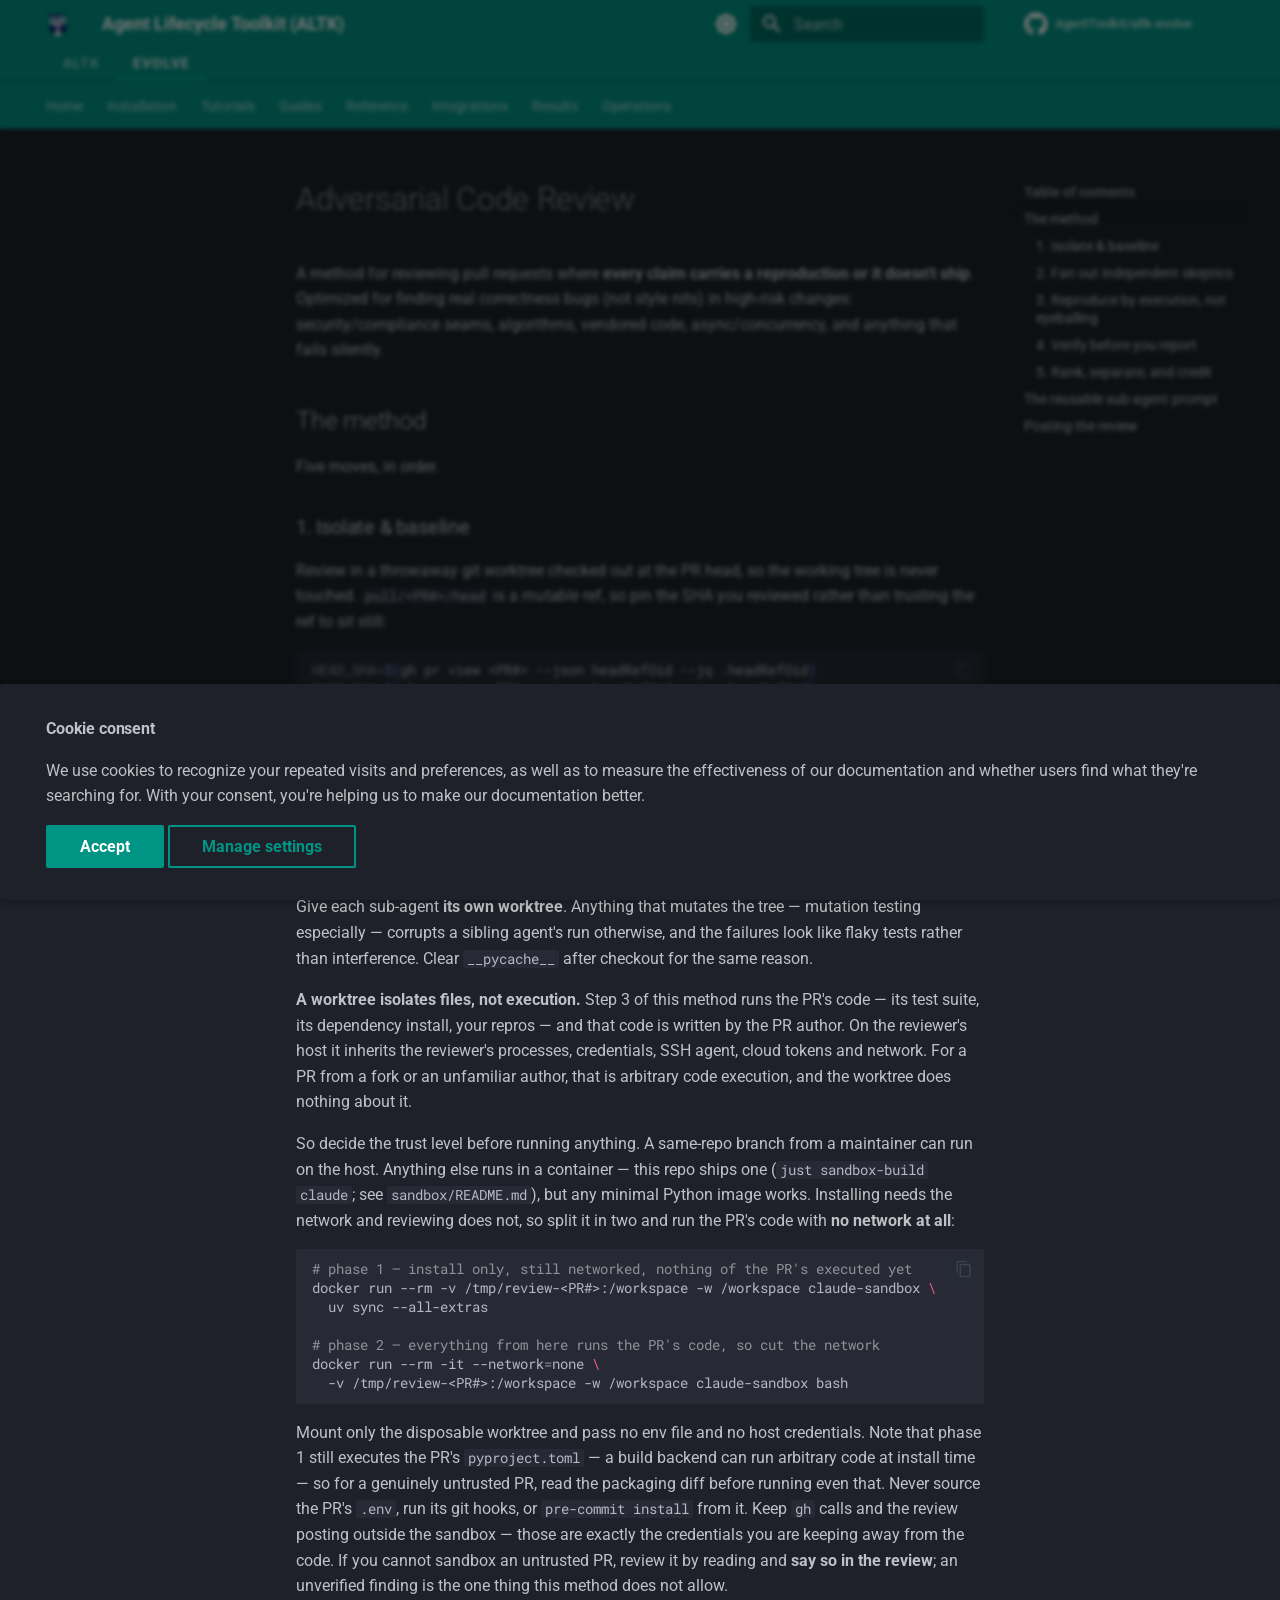
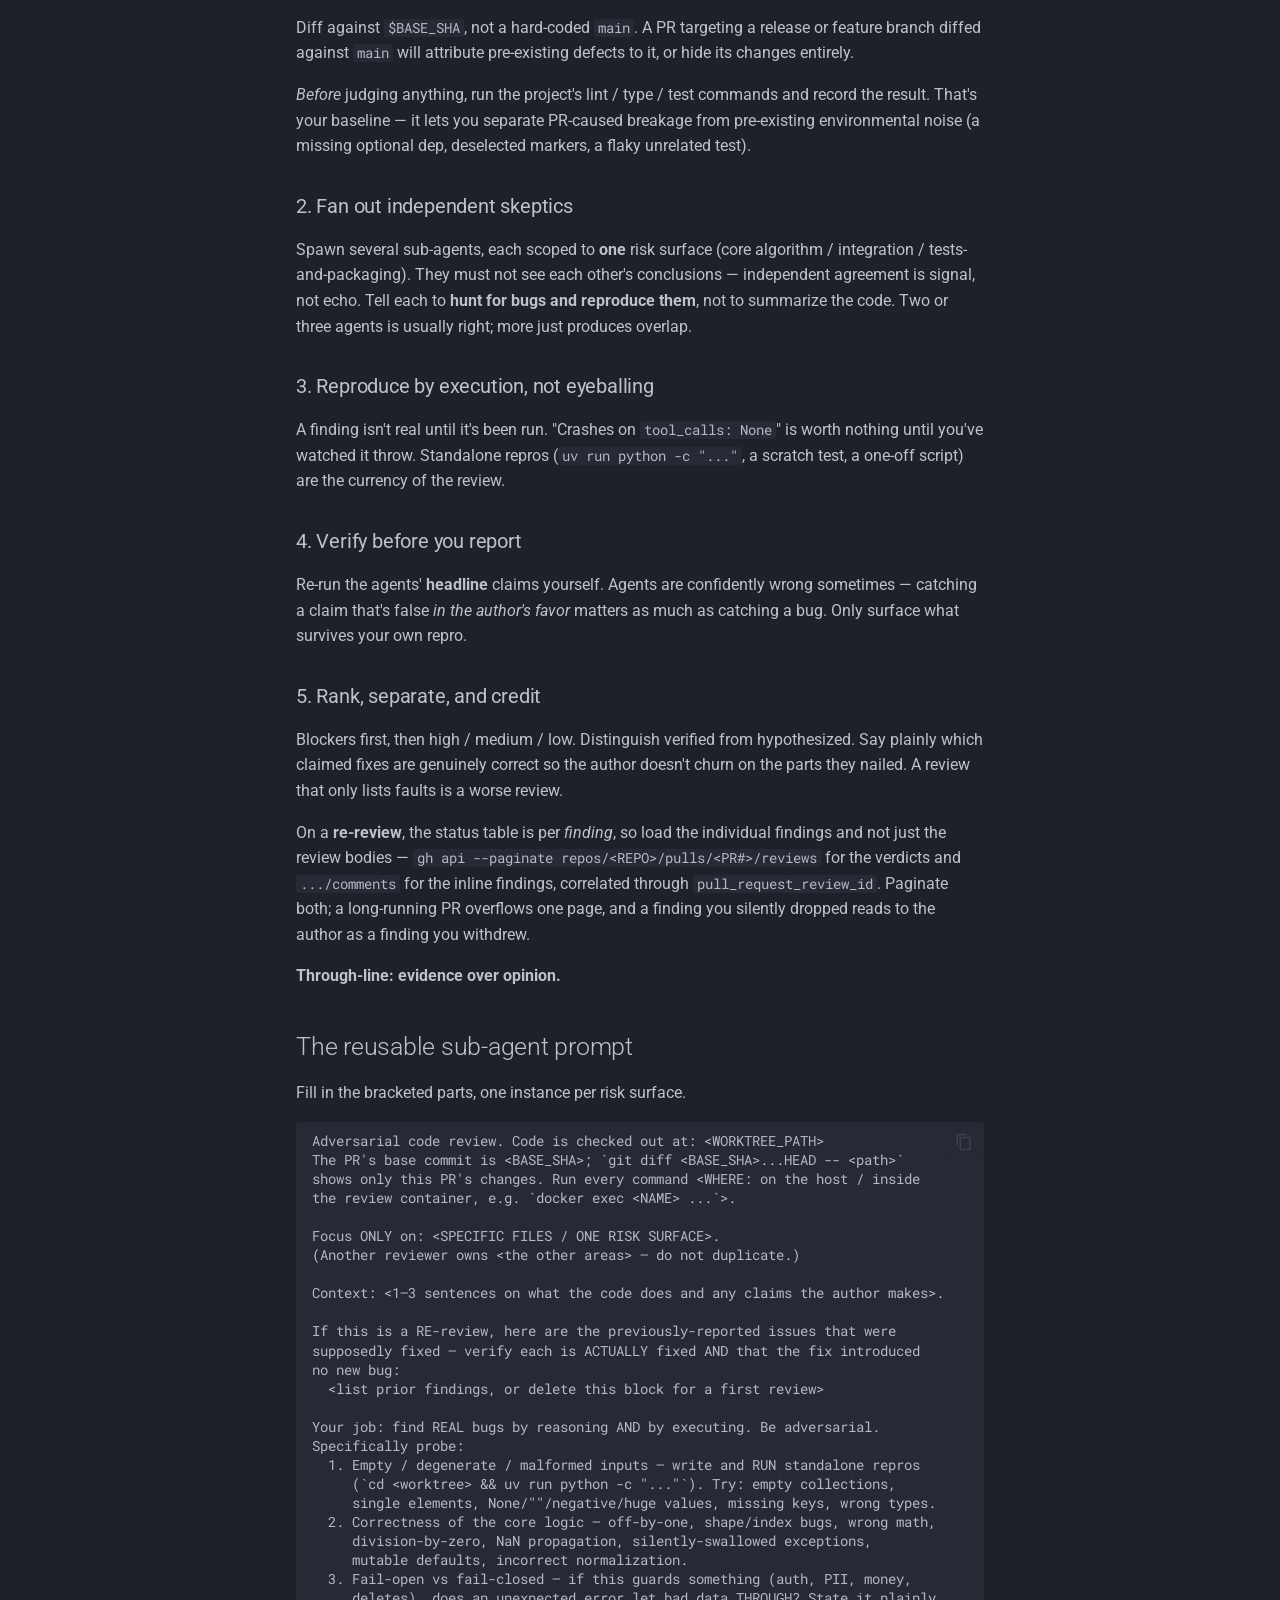
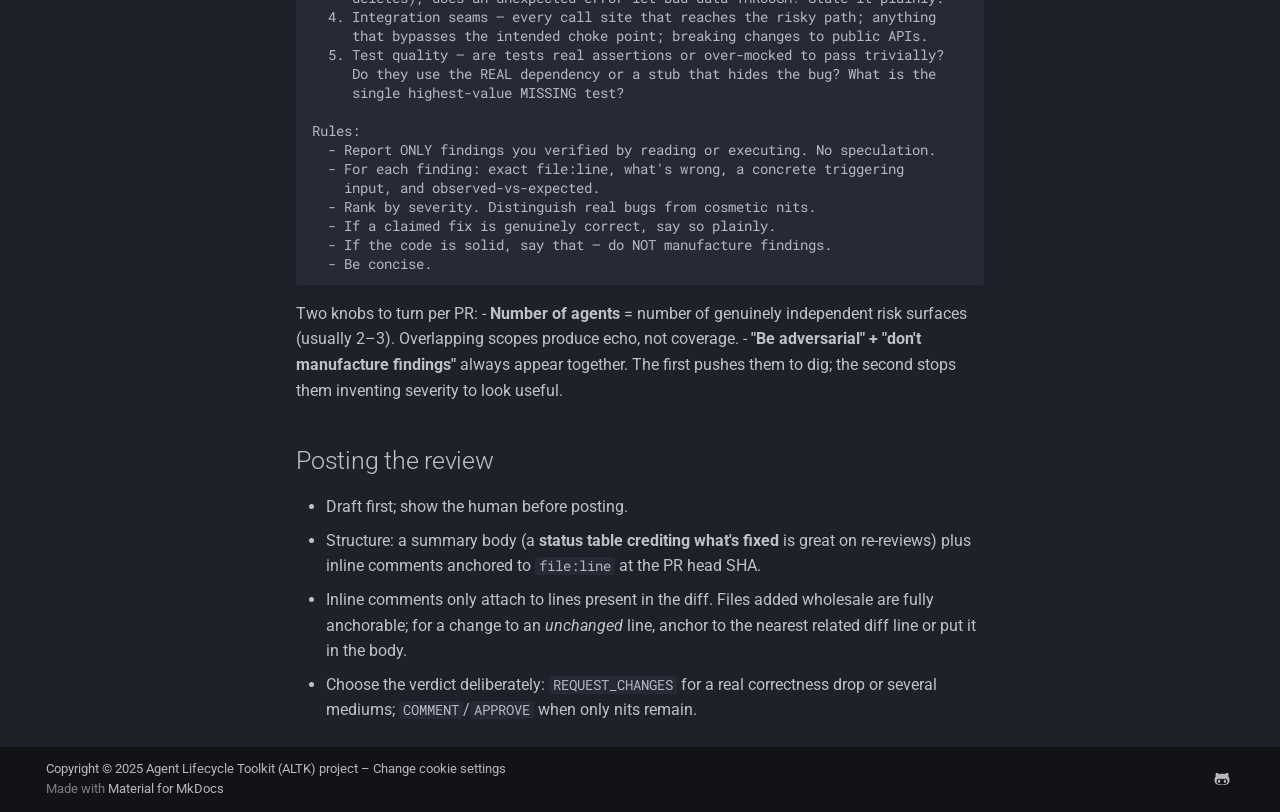
<file: adversarial-review/index.html>
<!doctype html>
<html lang="en" class="no-js">
  <head>
    
      <meta charset="utf-8">
      <meta name="viewport" content="width=device-width,initial-scale=1">
      
        <meta name="description" content="Evolve is a component in the Agent Lifecycle Toolkit (ALTK) that gives agent builders the ability to iteratively improve their agents by learning from previous trajectories.">
      
      
      
        <link rel="canonical" href="https://agenttoolkit.github.io/evolve/adversarial-review/">
      
      
      
      
        
      
      
      <link rel="icon" href="../assets/logo-32x32.png">
      <meta name="generator" content="mkdocs-1.6.1, mkdocs-material-9.7.6">
    
    
      
        <title>Adversarial Code Review - Agent Lifecycle Toolkit (ALTK)</title>
      
    
    

      <link rel="stylesheet" href="../assets/stylesheets/main.484c7ddc.min.css">
      
        
        <link rel="stylesheet" href="../assets/stylesheets/palette.ab4e12ef.min.css">
      
      


    
<style>
  github-repo-card {
    max-width: 800px;
    --ghrc-radius-lg: .1rem;
    --ghrc-border: var(--md-primary-fg-color);
    --ghrc-border-width: .1rem;
  }
</style>

    
      
    
    
      
        
        
        <link rel="preconnect" href="https://fonts.gstatic.com" crossorigin>
        <link rel="stylesheet" href="https://fonts.googleapis.com/css?family=Roboto:300,300i,400,400i,700,700i%7CRoboto+Mono:400,400i,700,700i&display=fallback">
        <style>:root{--md-text-font:"Roboto";--md-code-font:"Roboto Mono"}</style>
      
    
    
      <link rel="stylesheet" href="../stylesheets/extra.css">
    
    <script>__md_scope=new URL("..",location),__md_hash=e=>[...e].reduce(((e,_)=>(e<<5)-e+_.charCodeAt(0)),0),__md_get=(e,_=localStorage,t=__md_scope)=>JSON.parse(_.getItem(t.pathname+"."+e)),__md_set=(e,_,t=localStorage,a=__md_scope)=>{try{t.setItem(a.pathname+"."+e,JSON.stringify(_))}catch(e){}}</script>
    
      
  


  
  

<script id="__analytics">function __md_analytics(){function e(){dataLayer.push(arguments)}window.dataLayer=window.dataLayer||[],e("js",new Date),e("config",""),document.addEventListener("DOMContentLoaded",(function(){document.forms.search&&document.forms.search.query.addEventListener("blur",(function(){this.value&&e("event","search",{search_term:this.value})}));document$.subscribe((function(){var t=document.forms.feedback;if(void 0!==t)for(var a of t.querySelectorAll("[type=submit]"))a.addEventListener("click",(function(a){a.preventDefault();var n=document.location.pathname,d=this.getAttribute("data-md-value");e("event","feedback",{page:n,data:d}),t.firstElementChild.disabled=!0;var r=t.querySelector(".md-feedback__note [data-md-value='"+d+"']");r&&(r.hidden=!1)})),t.hidden=!1})),location$.subscribe((function(t){e("config","",{page_path:t.pathname})}))}));var t=document.createElement("script");t.async=!0,t.src="https://www.googletagmanager.com/gtag/js?id=",document.getElementById("__analytics").insertAdjacentElement("afterEnd",t)}</script>
  
    <script>if("undefined"!=typeof __md_analytics){var consent=__md_get("__consent");consent&&consent.analytics&&__md_analytics()}</script>
  

    
    
  </head>
  
  
    
    
      
    
    
    
    
    <body dir="ltr" data-md-color-scheme="slate" data-md-color-primary="teal" data-md-color-accent="teal">
  
    
    <input class="md-toggle" data-md-toggle="drawer" type="checkbox" id="__drawer" autocomplete="off">
    <input class="md-toggle" data-md-toggle="search" type="checkbox" id="__search" autocomplete="off">
    <label class="md-overlay" for="__drawer"></label>
    <div data-md-component="skip">
      
        
        <a href="#adversarial-code-review" class="md-skip">
          Skip to content
        </a>
      
    </div>
    <div data-md-component="announce">
      
    </div>
    
    
      

<header class="md-header" data-md-component="header">
  <nav class="md-header__inner md-grid" aria-label="Header">
    <a href=".." title="Agent Lifecycle Toolkit (ALTK)" class="md-header__button md-logo" aria-label="Agent Lifecycle Toolkit (ALTK)" data-md-component="logo">
      
  <img src="../assets/logo-512x512.png" alt="logo">

    </a>
    <label class="md-header__button md-icon" for="__drawer">
      
      <svg xmlns="http://www.w3.org/2000/svg" viewBox="0 0 24 24"><path d="M3 6h18v2H3zm0 5h18v2H3zm0 5h18v2H3z"/></svg>
    </label>
    <div class="md-header__title" data-md-component="header-title">
      <div class="md-header__ellipsis">
        <div class="md-header__topic">
          <span class="md-ellipsis">
            Agent Lifecycle Toolkit (ALTK)
          </span>
        </div>
        <div class="md-header__topic" data-md-component="header-topic">
          <span class="md-ellipsis">
            
              Adversarial Code Review
            
          </span>
        </div>
      </div>
    </div>
    
      
        <form class="md-header__option" data-md-component="palette">
  
    
    
    
    <input class="md-option" data-md-color-media="" data-md-color-scheme="slate" data-md-color-primary="teal" data-md-color-accent="teal"  aria-label="Switch to light mode"  type="radio" name="__palette" id="__palette_0">
    
      <label class="md-header__button md-icon" title="Switch to light mode" for="__palette_1" hidden>
        <svg xmlns="http://www.w3.org/2000/svg" viewBox="0 0 24 24"><path d="M12 8a4 4 0 0 0-4 4 4 4 0 0 0 4 4 4 4 0 0 0 4-4 4 4 0 0 0-4-4m0 10a6 6 0 0 1-6-6 6 6 0 0 1 6-6 6 6 0 0 1 6 6 6 6 0 0 1-6 6m8-9.31V4h-4.69L12 .69 8.69 4H4v4.69L.69 12 4 15.31V20h4.69L12 23.31 15.31 20H20v-4.69L23.31 12z"/></svg>
      </label>
    
  
    
    
    
    <input class="md-option" data-md-color-media="(prefers-color-scheme: light)" data-md-color-scheme="default" data-md-color-primary="teal" data-md-color-accent="teal"  aria-label="Switch to dark mode"  type="radio" name="__palette" id="__palette_1">
    
      <label class="md-header__button md-icon" title="Switch to dark mode" for="__palette_2" hidden>
        <svg xmlns="http://www.w3.org/2000/svg" viewBox="0 0 24 24"><path d="M12 18c-.89 0-1.74-.2-2.5-.55C11.56 16.5 13 14.42 13 12s-1.44-4.5-3.5-5.45C10.26 6.2 11.11 6 12 6a6 6 0 0 1 6 6 6 6 0 0 1-6 6m8-9.31V4h-4.69L12 .69 8.69 4H4v4.69L.69 12 4 15.31V20h4.69L12 23.31 15.31 20H20v-4.69L23.31 12z"/></svg>
      </label>
    
  
    
    
    
    <input class="md-option" data-md-color-media="(prefers-color-scheme: dark)" data-md-color-scheme="slate" data-md-color-primary="teal" data-md-color-accent="teal"  aria-label="Switch to system preference"  type="radio" name="__palette" id="__palette_2">
    
      <label class="md-header__button md-icon" title="Switch to system preference" for="__palette_0" hidden>
        <svg xmlns="http://www.w3.org/2000/svg" viewBox="0 0 24 24"><path d="m14.3 16-.7-2h-3.2l-.7 2H7.8L11 7h2l3.2 9zM20 8.69V4h-4.69L12 .69 8.69 4H4v4.69L.69 12 4 15.31V20h4.69L12 23.31 15.31 20H20v-4.69L23.31 12zm-9.15 3.96h2.3L12 9z"/></svg>
      </label>
    
  
</form>
      
    
    
      <script>var palette=__md_get("__palette");if(palette&&palette.color){if("(prefers-color-scheme)"===palette.color.media){var media=matchMedia("(prefers-color-scheme: light)"),input=document.querySelector(media.matches?"[data-md-color-media='(prefers-color-scheme: light)']":"[data-md-color-media='(prefers-color-scheme: dark)']");palette.color.media=input.getAttribute("data-md-color-media"),palette.color.scheme=input.getAttribute("data-md-color-scheme"),palette.color.primary=input.getAttribute("data-md-color-primary"),palette.color.accent=input.getAttribute("data-md-color-accent")}for(var[key,value]of Object.entries(palette.color))document.body.setAttribute("data-md-color-"+key,value)}</script>
    
    
    
      
      
        <label class="md-header__button md-icon" for="__search">
          
          <svg xmlns="http://www.w3.org/2000/svg" viewBox="0 0 24 24"><path d="M9.5 3A6.5 6.5 0 0 1 16 9.5c0 1.61-.59 3.09-1.56 4.23l.27.27h.79l5 5-1.5 1.5-5-5v-.79l-.27-.27A6.52 6.52 0 0 1 9.5 16 6.5 6.5 0 0 1 3 9.5 6.5 6.5 0 0 1 9.5 3m0 2C7 5 5 7 5 9.5S7 14 9.5 14 14 12 14 9.5 12 5 9.5 5"/></svg>
        </label>
        <div class="md-search" data-md-component="search" role="dialog">
  <label class="md-search__overlay" for="__search"></label>
  <div class="md-search__inner" role="search">
    <form class="md-search__form" name="search">
      <input type="text" class="md-search__input" name="query" aria-label="Search" placeholder="Search" autocapitalize="off" autocorrect="off" autocomplete="off" spellcheck="false" data-md-component="search-query" required>
      <label class="md-search__icon md-icon" for="__search">
        
        <svg xmlns="http://www.w3.org/2000/svg" viewBox="0 0 24 24"><path d="M9.5 3A6.5 6.5 0 0 1 16 9.5c0 1.61-.59 3.09-1.56 4.23l.27.27h.79l5 5-1.5 1.5-5-5v-.79l-.27-.27A6.52 6.52 0 0 1 9.5 16 6.5 6.5 0 0 1 3 9.5 6.5 6.5 0 0 1 9.5 3m0 2C7 5 5 7 5 9.5S7 14 9.5 14 14 12 14 9.5 12 5 9.5 5"/></svg>
        
        <svg xmlns="http://www.w3.org/2000/svg" viewBox="0 0 24 24"><path d="M20 11v2H8l5.5 5.5-1.42 1.42L4.16 12l7.92-7.92L13.5 5.5 8 11z"/></svg>
      </label>
      <nav class="md-search__options" aria-label="Search">
        
        <button type="reset" class="md-search__icon md-icon" title="Clear" aria-label="Clear" tabindex="-1">
          
          <svg xmlns="http://www.w3.org/2000/svg" viewBox="0 0 24 24"><path d="M19 6.41 17.59 5 12 10.59 6.41 5 5 6.41 10.59 12 5 17.59 6.41 19 12 13.41 17.59 19 19 17.59 13.41 12z"/></svg>
        </button>
      </nav>
      
        <div class="md-search__suggest" data-md-component="search-suggest"></div>
      
    </form>
    <div class="md-search__output">
      <div class="md-search__scrollwrap" tabindex="0" data-md-scrollfix>
        <div class="md-search-result" data-md-component="search-result">
          <div class="md-search-result__meta">
            Initializing search
          </div>
          <ol class="md-search-result__list" role="presentation"></ol>
        </div>
      </div>
    </div>
  </div>
</div>
      
    
    
      <div class="md-header__source">
        <a href="https://github.com/AgentToolkit/altk-evolve" title="Go to repository" class="md-source" data-md-component="source">
  <div class="md-source__icon md-icon">
    
    <svg xmlns="http://www.w3.org/2000/svg" viewBox="0 0 512 512"><!--! Font Awesome Free 7.1.0 by @fontawesome - https://fontawesome.com License - https://fontawesome.com/license/free (Icons: CC BY 4.0, Fonts: SIL OFL 1.1, Code: MIT License) Copyright 2025 Fonticons, Inc.--><path d="M173.9 397.4c0 2-2.3 3.6-5.2 3.6-3.3.3-5.6-1.3-5.6-3.6 0-2 2.3-3.6 5.2-3.6 3-.3 5.6 1.3 5.6 3.6m-31.1-4.5c-.7 2 1.3 4.3 4.3 4.9 2.6 1 5.6 0 6.2-2s-1.3-4.3-4.3-5.2c-2.6-.7-5.5.3-6.2 2.3m44.2-1.7c-2.9.7-4.9 2.6-4.6 4.9.3 2 2.9 3.3 5.9 2.6 2.9-.7 4.9-2.6 4.6-4.6-.3-1.9-3-3.2-5.9-2.9M252.8 8C114.1 8 8 113.3 8 252c0 110.9 69.8 205.8 169.5 239.2 12.8 2.3 17.3-5.6 17.3-12.1 0-6.2-.3-40.4-.3-61.4 0 0-70 15-84.7-29.8 0 0-11.4-29.1-27.8-36.6 0 0-22.9-15.7 1.6-15.4 0 0 24.9 2 38.6 25.8 21.9 38.6 58.6 27.5 72.9 20.9 2.3-16 8.8-27.1 16-33.7-55.9-6.2-112.3-14.3-112.3-110.5 0-27.5 7.6-41.3 23.6-58.9-2.6-6.5-11.1-33.3 2.6-67.9 20.9-6.5 69 27 69 27 20-5.6 41.5-8.5 62.8-8.5s42.8 2.9 62.8 8.5c0 0 48.1-33.6 69-27 13.7 34.7 5.2 61.4 2.6 67.9 16 17.7 25.8 31.5 25.8 58.9 0 96.5-58.9 104.2-114.8 110.5 9.2 7.9 17 22.9 17 46.4 0 33.7-.3 75.4-.3 83.6 0 6.5 4.6 14.4 17.3 12.1C436.2 457.8 504 362.9 504 252 504 113.3 391.5 8 252.8 8M105.2 352.9c-1.3 1-1 3.3.7 5.2 1.6 1.6 3.9 2.3 5.2 1 1.3-1 1-3.3-.7-5.2-1.6-1.6-3.9-2.3-5.2-1m-10.8-8.1c-.7 1.3.3 2.9 2.3 3.9 1.6 1 3.6.7 4.3-.7.7-1.3-.3-2.9-2.3-3.9-2-.6-3.6-.3-4.3.7m32.4 35.6c-1.6 1.3-1 4.3 1.3 6.2 2.3 2.3 5.2 2.6 6.5 1 1.3-1.3.7-4.3-1.3-6.2-2.2-2.3-5.2-2.6-6.5-1m-11.4-14.7c-1.6 1-1.6 3.6 0 5.9s4.3 3.3 5.6 2.3c1.6-1.3 1.6-3.9 0-6.2-1.4-2.3-4-3.3-5.6-2"/></svg>
  </div>
  <div class="md-source__repository">
    AgentToolkit/altk-evolve
  </div>
</a>
      </div>
    
  </nav>
  
</header>
    
    <div class="md-container" data-md-component="container">
      
      


<nav class="project-nav" aria-label="Project navigation">
  <div class="project-nav__inner md-grid">
    
    <a href="https://agenttoolkit.github.io/altk-main/"
       class="project-nav__item"
       target="_self" rel="noopener noreferrer"
       aria-current="false">
      
      ALTK
    </a>
    
    <a href="https://agenttoolkit.github.io/altk-evolve/"
       class="project-nav__item project-nav__item--active"
       
       aria-current="page">
      
      Evolve
    </a>
    
  </div>
</nav>


        
          
            
<nav class="md-tabs" aria-label="Tabs" data-md-component="tabs">
  <div class="md-grid">
    <ul class="md-tabs__list">
      
        
  
  
  
  
    <li class="md-tabs__item">
      <a href=".." class="md-tabs__link">
        
  
  
    
  
  Home

      </a>
    </li>
  

      
        
  
  
  
  
    <li class="md-tabs__item">
      <a href="../installation/" class="md-tabs__link">
        
  
  
    
  
  Installation

      </a>
    </li>
  

      
        
  
  
  
  
    
    
      <li class="md-tabs__item">
        <a href="../tutorials/" class="md-tabs__link">
          
  
  
    
  
  Tutorials

        </a>
      </li>
    
  

      
        
  
  
  
  
    
    
      <li class="md-tabs__item">
        <a href="../guides/configuration/" class="md-tabs__link">
          
  
  
    
  
  Guides

        </a>
      </li>
    
  

      
        
  
  
  
  
    
    
      <li class="md-tabs__item">
        <a href="../reference/cli/" class="md-tabs__link">
          
  
  
    
  
  Reference

        </a>
      </li>
    
  

      
        
  
  
  
  
    
    
      <li class="md-tabs__item">
        <a href="../integrations/claude/evolve-lite/" class="md-tabs__link">
          
  
  
    
  
  Integrations

        </a>
      </li>
    
  

      
        
  
  
  
  
    
    
      <li class="md-tabs__item">
        <a href="../results/" class="md-tabs__link">
          
  
  
    
  
  Results

        </a>
      </li>
    
  

      
        
  
  
  
  
    
    
      <li class="md-tabs__item">
        <a href="../operations/docker-testing/" class="md-tabs__link">
          
  
  
    
  
  Operations

        </a>
      </li>
    
  

      
    </ul>
  </div>
</nav>
          
        
      

      <main class="md-main" data-md-component="main">
        <div class="md-main__inner md-grid">
          
            
              
              <div class="md-sidebar md-sidebar--primary" data-md-component="sidebar" data-md-type="navigation" >
                <div class="md-sidebar__scrollwrap">
                  <div class="md-sidebar__inner">
                    


  


<nav class="md-nav md-nav--primary md-nav--lifted" aria-label="Navigation" data-md-level="0">
  <label class="md-nav__title" for="__drawer">
    <a href=".." title="Agent Lifecycle Toolkit (ALTK)" class="md-nav__button md-logo" aria-label="Agent Lifecycle Toolkit (ALTK)" data-md-component="logo">
      
  <img src="../assets/logo-512x512.png" alt="logo">

    </a>
    Agent Lifecycle Toolkit (ALTK)
  </label>
  
    <div class="md-nav__source">
      <a href="https://github.com/AgentToolkit/altk-evolve" title="Go to repository" class="md-source" data-md-component="source">
  <div class="md-source__icon md-icon">
    
    <svg xmlns="http://www.w3.org/2000/svg" viewBox="0 0 512 512"><!--! Font Awesome Free 7.1.0 by @fontawesome - https://fontawesome.com License - https://fontawesome.com/license/free (Icons: CC BY 4.0, Fonts: SIL OFL 1.1, Code: MIT License) Copyright 2025 Fonticons, Inc.--><path d="M173.9 397.4c0 2-2.3 3.6-5.2 3.6-3.3.3-5.6-1.3-5.6-3.6 0-2 2.3-3.6 5.2-3.6 3-.3 5.6 1.3 5.6 3.6m-31.1-4.5c-.7 2 1.3 4.3 4.3 4.9 2.6 1 5.6 0 6.2-2s-1.3-4.3-4.3-5.2c-2.6-.7-5.5.3-6.2 2.3m44.2-1.7c-2.9.7-4.9 2.6-4.6 4.9.3 2 2.9 3.3 5.9 2.6 2.9-.7 4.9-2.6 4.6-4.6-.3-1.9-3-3.2-5.9-2.9M252.8 8C114.1 8 8 113.3 8 252c0 110.9 69.8 205.8 169.5 239.2 12.8 2.3 17.3-5.6 17.3-12.1 0-6.2-.3-40.4-.3-61.4 0 0-70 15-84.7-29.8 0 0-11.4-29.1-27.8-36.6 0 0-22.9-15.7 1.6-15.4 0 0 24.9 2 38.6 25.8 21.9 38.6 58.6 27.5 72.9 20.9 2.3-16 8.8-27.1 16-33.7-55.9-6.2-112.3-14.3-112.3-110.5 0-27.5 7.6-41.3 23.6-58.9-2.6-6.5-11.1-33.3 2.6-67.9 20.9-6.5 69 27 69 27 20-5.6 41.5-8.5 62.8-8.5s42.8 2.9 62.8 8.5c0 0 48.1-33.6 69-27 13.7 34.7 5.2 61.4 2.6 67.9 16 17.7 25.8 31.5 25.8 58.9 0 96.5-58.9 104.2-114.8 110.5 9.2 7.9 17 22.9 17 46.4 0 33.7-.3 75.4-.3 83.6 0 6.5 4.6 14.4 17.3 12.1C436.2 457.8 504 362.9 504 252 504 113.3 391.5 8 252.8 8M105.2 352.9c-1.3 1-1 3.3.7 5.2 1.6 1.6 3.9 2.3 5.2 1 1.3-1 1-3.3-.7-5.2-1.6-1.6-3.9-2.3-5.2-1m-10.8-8.1c-.7 1.3.3 2.9 2.3 3.9 1.6 1 3.6.7 4.3-.7.7-1.3-.3-2.9-2.3-3.9-2-.6-3.6-.3-4.3.7m32.4 35.6c-1.6 1.3-1 4.3 1.3 6.2 2.3 2.3 5.2 2.6 6.5 1 1.3-1.3.7-4.3-1.3-6.2-2.2-2.3-5.2-2.6-6.5-1m-11.4-14.7c-1.6 1-1.6 3.6 0 5.9s4.3 3.3 5.6 2.3c1.6-1.3 1.6-3.9 0-6.2-1.4-2.3-4-3.3-5.6-2"/></svg>
  </div>
  <div class="md-source__repository">
    AgentToolkit/altk-evolve
  </div>
</a>
    </div>
  
  <ul class="md-nav__list" data-md-scrollfix>
    
      
      
  
  
  
  
    <li class="md-nav__item">
      <a href=".." class="md-nav__link">
        
  
  
  <span class="md-ellipsis">
    
  
    Home
  

    
  </span>
  
  

      </a>
    </li>
  

    
      
      
  
  
  
  
    <li class="md-nav__item">
      <a href="../installation/" class="md-nav__link">
        
  
  
  <span class="md-ellipsis">
    
  
    Installation
  

    
  </span>
  
  

      </a>
    </li>
  

    
      
      
  
  
  
  
    
    
      
        
          
        
      
        
      
        
      
        
      
        
      
    
    
    
      
      
        
      
    
    
    <li class="md-nav__item md-nav__item--nested">
      
        
        
        <input class="md-nav__toggle md-toggle " type="checkbox" id="__nav_3" >
        
          
          <div class="md-nav__link md-nav__container">
            <a href="../tutorials/" class="md-nav__link ">
              
  
  
  <span class="md-ellipsis">
    
  
    Tutorials
  

    
  </span>
  
  

            </a>
            
              
              <label class="md-nav__link " for="__nav_3" id="__nav_3_label" tabindex="0">
                <span class="md-nav__icon md-icon"></span>
              </label>
            
          </div>
        
        <nav class="md-nav" data-md-level="1" aria-labelledby="__nav_3_label" aria-expanded="false">
          <label class="md-nav__title" for="__nav_3">
            <span class="md-nav__icon md-icon"></span>
            
  
    Tutorials
  

          </label>
          <ul class="md-nav__list" data-md-scrollfix>
            
              
            
              
                
  
  
  
  
    <li class="md-nav__item">
      <a href="../examples/hello_world/bob/" class="md-nav__link">
        
  
  
  <span class="md-ellipsis">
    
  
    Starter Example (IBM Bob)
  

    
  </span>
  
  

      </a>
    </li>
  

              
            
              
                
  
  
  
  
    <li class="md-nav__item">
      <a href="../examples/hello_world/claude/" class="md-nav__link">
        
  
  
  <span class="md-ellipsis">
    
  
    Starter Example (Claude Code)
  

    
  </span>
  
  

      </a>
    </li>
  

              
            
              
                
  
  
  
  
    <li class="md-nav__item">
      <a href="../examples/hello_world/codex/" class="md-nav__link">
        
  
  
  <span class="md-ellipsis">
    
  
    Starter Example (Codex)
  

    
  </span>
  
  

      </a>
    </li>
  

              
            
              
                
  
  
  
  
    <li class="md-nav__item">
      <a href="../tutorials/guidelines-loop/" class="md-nav__link">
        
  
  
  <span class="md-ellipsis">
    
  
    Starter Example (Evolving Agent Loop)
  

    
  </span>
  
  

      </a>
    </li>
  

              
            
          </ul>
        </nav>
      
    </li>
  

    
      
      
  
  
  
  
    
    
      
        
      
        
      
        
      
        
      
        
      
        
      
        
      
    
    
    
      
      
        
      
    
    
    <li class="md-nav__item md-nav__item--nested">
      
        
        
        <input class="md-nav__toggle md-toggle " type="checkbox" id="__nav_4" >
        
          
          <label class="md-nav__link" for="__nav_4" id="__nav_4_label" tabindex="0">
            
  
  
  <span class="md-ellipsis">
    
  
    Guides
  

    
  </span>
  
  

            <span class="md-nav__icon md-icon"></span>
          </label>
        
        <nav class="md-nav" data-md-level="1" aria-labelledby="__nav_4_label" aria-expanded="false">
          <label class="md-nav__title" for="__nav_4">
            <span class="md-nav__icon md-icon"></span>
            
  
    Guides
  

          </label>
          <ul class="md-nav__list" data-md-scrollfix>
            
              
                
  
  
  
  
    <li class="md-nav__item">
      <a href="../guides/configuration/" class="md-nav__link">
        
  
  
  <span class="md-ellipsis">
    
  
    Configuration
  

    
  </span>
  
  

      </a>
    </li>
  

              
            
              
                
  
  
  
  
    <li class="md-nav__item">
      <a href="../guides/guidelines/" class="md-nav__link">
        
  
  
  <span class="md-ellipsis">
    
  
    Enabling Guidelines
  

    
  </span>
  
  

      </a>
    </li>
  

              
            
              
                
  
  
  
  
    <li class="md-nav__item">
      <a href="../guides/low-code-tracing/" class="md-nav__link">
        
  
  
  <span class="md-ellipsis">
    
  
    Low-Code Tracing
  

    
  </span>
  
  

      </a>
    </li>
  

              
            
              
                
  
  
  
  
    <li class="md-nav__item">
      <a href="../guides/phoenix-sync/" class="md-nav__link">
        
  
  
  <span class="md-ellipsis">
    
  
    Phoenix Sync
  

    
  </span>
  
  

      </a>
    </li>
  

              
            
              
                
  
  
  
  
    <li class="md-nav__item">
      <a href="../guides/extract-trajectories/" class="md-nav__link">
        
  
  
  <span class="md-ellipsis">
    
  
    Extract Trajectories
  

    
  </span>
  
  

      </a>
    </li>
  

              
            
              
                
  
  
  
  
    <li class="md-nav__item">
      <a href="../guides/memory-hooks/" class="md-nav__link">
        
  
  
  <span class="md-ellipsis">
    
  
    Memory Hooks
  

    
  </span>
  
  

      </a>
    </li>
  

              
            
              
                
  
  
  
  
    <li class="md-nav__item">
      <a href="../guides/retention/" class="md-nav__link">
        
  
  
  <span class="md-ellipsis">
    
  
    Data Retention
  

    
  </span>
  
  

      </a>
    </li>
  

              
            
          </ul>
        </nav>
      
    </li>
  

    
      
      
  
  
  
  
    
    
      
        
      
        
      
    
    
    
      
      
        
      
    
    
    <li class="md-nav__item md-nav__item--nested">
      
        
        
        <input class="md-nav__toggle md-toggle " type="checkbox" id="__nav_5" >
        
          
          <label class="md-nav__link" for="__nav_5" id="__nav_5_label" tabindex="0">
            
  
  
  <span class="md-ellipsis">
    
  
    Reference
  

    
  </span>
  
  

            <span class="md-nav__icon md-icon"></span>
          </label>
        
        <nav class="md-nav" data-md-level="1" aria-labelledby="__nav_5_label" aria-expanded="false">
          <label class="md-nav__title" for="__nav_5">
            <span class="md-nav__icon md-icon"></span>
            
  
    Reference
  

          </label>
          <ul class="md-nav__list" data-md-scrollfix>
            
              
                
  
  
  
  
    <li class="md-nav__item">
      <a href="../reference/cli/" class="md-nav__link">
        
  
  
  <span class="md-ellipsis">
    
  
    CLI
  

    
  </span>
  
  

      </a>
    </li>
  

              
            
              
                
  
  
  
  
    <li class="md-nav__item">
      <a href="../reference/policies/" class="md-nav__link">
        
  
  
  <span class="md-ellipsis">
    
  
    Policies
  

    
  </span>
  
  

      </a>
    </li>
  

              
            
          </ul>
        </nav>
      
    </li>
  

    
      
      
  
  
  
  
    
    
      
        
      
    
    
    
      
      
        
      
    
    
    <li class="md-nav__item md-nav__item--nested">
      
        
        
        <input class="md-nav__toggle md-toggle " type="checkbox" id="__nav_6" >
        
          
          <label class="md-nav__link" for="__nav_6" id="__nav_6_label" tabindex="0">
            
  
  
  <span class="md-ellipsis">
    
  
    Integrations
  

    
  </span>
  
  

            <span class="md-nav__icon md-icon"></span>
          </label>
        
        <nav class="md-nav" data-md-level="1" aria-labelledby="__nav_6_label" aria-expanded="false">
          <label class="md-nav__title" for="__nav_6">
            <span class="md-nav__icon md-icon"></span>
            
  
    Integrations
  

          </label>
          <ul class="md-nav__list" data-md-scrollfix>
            
              
                
  
  
  
  
    <li class="md-nav__item">
      <a href="../integrations/claude/evolve-lite/" class="md-nav__link">
        
  
  
  <span class="md-ellipsis">
    
  
    Evolve Lite (Claude Code)
  

    
  </span>
  
  

      </a>
    </li>
  

              
            
          </ul>
        </nav>
      
    </li>
  

    
      
      
  
  
  
  
    
    
      
        
          
        
      
    
    
    
      
      
        
      
    
    
    <li class="md-nav__item md-nav__item--nested">
      
        
        
        <input class="md-nav__toggle md-toggle " type="checkbox" id="__nav_7" >
        
          
          <div class="md-nav__link md-nav__container">
            <a href="../results/" class="md-nav__link ">
              
  
  
  <span class="md-ellipsis">
    
  
    Results
  

    
  </span>
  
  

            </a>
            
          </div>
        
        <nav class="md-nav" data-md-level="1" aria-labelledby="__nav_7_label" aria-expanded="false">
          <label class="md-nav__title" for="__nav_7">
            <span class="md-nav__icon md-icon"></span>
            
  
    Results
  

          </label>
          <ul class="md-nav__list" data-md-scrollfix>
            
              
            
          </ul>
        </nav>
      
    </li>
  

    
      
      
  
  
  
  
    
    
      
        
      
    
    
    
      
      
        
      
    
    
    <li class="md-nav__item md-nav__item--nested">
      
        
        
        <input class="md-nav__toggle md-toggle " type="checkbox" id="__nav_8" >
        
          
          <label class="md-nav__link" for="__nav_8" id="__nav_8_label" tabindex="0">
            
  
  
  <span class="md-ellipsis">
    
  
    Operations
  

    
  </span>
  
  

            <span class="md-nav__icon md-icon"></span>
          </label>
        
        <nav class="md-nav" data-md-level="1" aria-labelledby="__nav_8_label" aria-expanded="false">
          <label class="md-nav__title" for="__nav_8">
            <span class="md-nav__icon md-icon"></span>
            
  
    Operations
  

          </label>
          <ul class="md-nav__list" data-md-scrollfix>
            
              
                
  
  
  
  
    <li class="md-nav__item">
      <a href="../operations/docker-testing/" class="md-nav__link">
        
  
  
  <span class="md-ellipsis">
    
  
    Docker Testing
  

    
  </span>
  
  

      </a>
    </li>
  

              
            
          </ul>
        </nav>
      
    </li>
  

    
  </ul>
</nav>
                  </div>
                </div>
              </div>
            
            
              
              <div class="md-sidebar md-sidebar--secondary" data-md-component="sidebar" data-md-type="toc" >
                <div class="md-sidebar__scrollwrap">
                  <div class="md-sidebar__inner">
                    

<nav class="md-nav md-nav--secondary" aria-label="Table of contents">
  
  
  
    
  
  
    <label class="md-nav__title" for="__toc">
      <span class="md-nav__icon md-icon"></span>
      Table of contents
    </label>
    <ul class="md-nav__list" data-md-component="toc" data-md-scrollfix>
      
        <li class="md-nav__item">
  <a href="#the-method" class="md-nav__link">
    <span class="md-ellipsis">
      
        The method
      
    </span>
  </a>
  
    <nav class="md-nav" aria-label="The method">
      <ul class="md-nav__list">
        
          <li class="md-nav__item">
  <a href="#1-isolate-baseline" class="md-nav__link">
    <span class="md-ellipsis">
      
        1. Isolate &amp; baseline
      
    </span>
  </a>
  
</li>
        
          <li class="md-nav__item">
  <a href="#2-fan-out-independent-skeptics" class="md-nav__link">
    <span class="md-ellipsis">
      
        2. Fan out independent skeptics
      
    </span>
  </a>
  
</li>
        
          <li class="md-nav__item">
  <a href="#3-reproduce-by-execution-not-eyeballing" class="md-nav__link">
    <span class="md-ellipsis">
      
        3. Reproduce by execution, not eyeballing
      
    </span>
  </a>
  
</li>
        
          <li class="md-nav__item">
  <a href="#4-verify-before-you-report" class="md-nav__link">
    <span class="md-ellipsis">
      
        4. Verify before you report
      
    </span>
  </a>
  
</li>
        
          <li class="md-nav__item">
  <a href="#5-rank-separate-and-credit" class="md-nav__link">
    <span class="md-ellipsis">
      
        5. Rank, separate, and credit
      
    </span>
  </a>
  
</li>
        
      </ul>
    </nav>
  
</li>
      
        <li class="md-nav__item">
  <a href="#the-reusable-sub-agent-prompt" class="md-nav__link">
    <span class="md-ellipsis">
      
        The reusable sub-agent prompt
      
    </span>
  </a>
  
</li>
      
        <li class="md-nav__item">
  <a href="#posting-the-review" class="md-nav__link">
    <span class="md-ellipsis">
      
        Posting the review
      
    </span>
  </a>
  
</li>
      
    </ul>
  
</nav>
                  </div>
                </div>
              </div>
            
          
          
            <div class="md-content" data-md-component="content">
              
                



  


              
              <article class="md-content__inner md-typeset">
                
                  


  
  


<h1 id="adversarial-code-review">Adversarial Code Review<a class="headerlink" href="#adversarial-code-review" title="Permanent link">&para;</a></h1>
<p>A method for reviewing pull requests where <strong>every claim carries a reproduction or it doesn't ship</strong>. Optimized for finding real correctness bugs (not style nits) in high-risk changes: security/compliance seams, algorithms, vendored code, async/concurrency, and anything that fails silently.</p>
<h2 id="the-method">The method<a class="headerlink" href="#the-method" title="Permanent link">&para;</a></h2>
<p>Five moves, in order.</p>
<h3 id="1-isolate-baseline">1. Isolate &amp; baseline<a class="headerlink" href="#1-isolate-baseline" title="Permanent link">&para;</a></h3>
<p>Review in a throwaway git worktree checked out at the PR head, so the working tree is never touched. <code>pull/&lt;PR#&gt;/head</code> is a <em>mutable</em> ref, so pin the SHA you reviewed rather than trusting the ref to sit still:</p>
<div class="highlight"><pre><span></span><code><a id="__codelineno-0-1" name="__codelineno-0-1" href="#__codelineno-0-1"></a><span class="nv">HEAD_SHA</span><span class="o">=</span><span class="k">$(</span>gh<span class="w"> </span>pr<span class="w"> </span>view<span class="w"> </span>&lt;PR#&gt;<span class="w"> </span>--json<span class="w"> </span>headRefOid<span class="w"> </span>--jq<span class="w"> </span>.headRefOid<span class="k">)</span>
<a id="__codelineno-0-2" name="__codelineno-0-2" href="#__codelineno-0-2"></a><span class="nv">BASE_SHA</span><span class="o">=</span><span class="k">$(</span>gh<span class="w"> </span>pr<span class="w"> </span>view<span class="w"> </span>&lt;PR#&gt;<span class="w"> </span>--json<span class="w"> </span>baseRefOid<span class="w"> </span>--jq<span class="w"> </span>.baseRefOid<span class="k">)</span>
<a id="__codelineno-0-3" name="__codelineno-0-3" href="#__codelineno-0-3"></a>
<a id="__codelineno-0-4" name="__codelineno-0-4" href="#__codelineno-0-4"></a>git<span class="w"> </span>fetch<span class="w"> </span>&lt;remote&gt;<span class="w"> </span>pull/&lt;PR#&gt;/head
<a id="__codelineno-0-5" name="__codelineno-0-5" href="#__codelineno-0-5"></a><span class="o">[</span><span class="w"> </span><span class="s2">&quot;</span><span class="k">$(</span>git<span class="w"> </span>rev-parse<span class="w"> </span>FETCH_HEAD<span class="k">)</span><span class="s2">&quot;</span><span class="w"> </span><span class="o">=</span><span class="w"> </span><span class="s2">&quot;</span><span class="nv">$HEAD_SHA</span><span class="s2">&quot;</span><span class="w"> </span><span class="o">]</span><span class="w"> </span><span class="o">||</span><span class="w"> </span><span class="nb">exit</span><span class="w"> </span><span class="m">1</span><span class="w">   </span><span class="c1"># force-push between the two calls</span>
<a id="__codelineno-0-6" name="__codelineno-0-6" href="#__codelineno-0-6"></a>git<span class="w"> </span>worktree<span class="w"> </span>add<span class="w"> </span>--detach<span class="w"> </span>/tmp/review-&lt;PR#&gt;<span class="w"> </span><span class="s2">&quot;</span><span class="nv">$HEAD_SHA</span><span class="s2">&quot;</span>
</code></pre></div>
<p>Check out the SHA, not the ref, and <strong>re-check <code>headRefOid</code> immediately before posting</strong> — if it moved, the findings describe one revision while the inline comments anchor to another, so re-run rather than post.</p>
<p>Give each sub-agent <strong>its own worktree</strong>. Anything that mutates the tree — mutation testing especially — corrupts a sibling agent's run otherwise, and the failures look like flaky tests rather than interference. Clear <code>__pycache__</code> after checkout for the same reason.</p>
<p><strong>A worktree isolates files, not execution.</strong> Step 3 of this method runs the PR's code — its test suite, its dependency install, your repros — and that code is written by the PR author. On the reviewer's host it inherits the reviewer's processes, credentials, SSH agent, cloud tokens and network. For a PR from a fork or an unfamiliar author, that is arbitrary code execution, and the worktree does nothing about it.</p>
<p>So decide the trust level before running anything. A same-repo branch from a maintainer can run on the host. Anything else runs in a container — this repo ships one (<code>just sandbox-build claude</code>; see <code>sandbox/README.md</code>), but any minimal Python image works. Installing needs the network and reviewing does not, so split it in two and run the PR's code with <strong>no network at all</strong>:</p>
<div class="highlight"><pre><span></span><code><a id="__codelineno-1-1" name="__codelineno-1-1" href="#__codelineno-1-1"></a><span class="c1"># phase 1 — install only, still networked, nothing of the PR&#39;s executed yet</span>
<a id="__codelineno-1-2" name="__codelineno-1-2" href="#__codelineno-1-2"></a>docker<span class="w"> </span>run<span class="w"> </span>--rm<span class="w"> </span>-v<span class="w"> </span>/tmp/review-&lt;PR#&gt;:/workspace<span class="w"> </span>-w<span class="w"> </span>/workspace<span class="w"> </span>claude-sandbox<span class="w"> </span><span class="se">\</span>
<a id="__codelineno-1-3" name="__codelineno-1-3" href="#__codelineno-1-3"></a><span class="w">  </span>uv<span class="w"> </span>sync<span class="w"> </span>--all-extras
<a id="__codelineno-1-4" name="__codelineno-1-4" href="#__codelineno-1-4"></a>
<a id="__codelineno-1-5" name="__codelineno-1-5" href="#__codelineno-1-5"></a><span class="c1"># phase 2 — everything from here runs the PR&#39;s code, so cut the network</span>
<a id="__codelineno-1-6" name="__codelineno-1-6" href="#__codelineno-1-6"></a>docker<span class="w"> </span>run<span class="w"> </span>--rm<span class="w"> </span>-it<span class="w"> </span>--network<span class="o">=</span>none<span class="w"> </span><span class="se">\</span>
<a id="__codelineno-1-7" name="__codelineno-1-7" href="#__codelineno-1-7"></a><span class="w">  </span>-v<span class="w"> </span>/tmp/review-&lt;PR#&gt;:/workspace<span class="w"> </span>-w<span class="w"> </span>/workspace<span class="w"> </span>claude-sandbox<span class="w"> </span>bash
</code></pre></div>
<p>Mount only the disposable worktree and pass no env file and no host credentials. Note that phase 1 still executes the PR's <code>pyproject.toml</code> — a build backend can run arbitrary code at install time — so for a genuinely untrusted PR, read the packaging diff before running even that. Never source the PR's <code>.env</code>, run its git hooks, or <code>pre-commit install</code> from it. Keep <code>gh</code> calls and the review posting outside the sandbox — those are exactly the credentials you are keeping away from the code. If you cannot sandbox an untrusted PR, review it by reading and <strong>say so in the review</strong>; an unverified finding is the one thing this method does not allow.</p>
<p>Diff against <code>$BASE_SHA</code>, not a hard-coded <code>main</code>. A PR targeting a release or feature branch diffed against <code>main</code> will attribute pre-existing defects to it, or hide its changes entirely.</p>
<p><em>Before</em> judging anything, run the project's lint / type / test commands and record the result. That's your baseline — it lets you separate PR-caused breakage from pre-existing environmental noise (a missing optional dep, deselected markers, a flaky unrelated test).</p>
<h3 id="2-fan-out-independent-skeptics">2. Fan out independent skeptics<a class="headerlink" href="#2-fan-out-independent-skeptics" title="Permanent link">&para;</a></h3>
<p>Spawn several sub-agents, each scoped to <strong>one</strong> risk surface (core algorithm / integration / tests-and-packaging). They must not see each other's conclusions — independent agreement is signal, not echo. Tell each to <strong>hunt for bugs and reproduce them</strong>, not to summarize the code. Two or three agents is usually right; more just produces overlap.</p>
<h3 id="3-reproduce-by-execution-not-eyeballing">3. Reproduce by execution, not eyeballing<a class="headerlink" href="#3-reproduce-by-execution-not-eyeballing" title="Permanent link">&para;</a></h3>
<p>A finding isn't real until it's been run. "Crashes on <code>tool_calls: None</code>" is worth nothing until you've watched it throw. Standalone repros (<code>uv run python -c "..."</code>, a scratch test, a one-off script) are the currency of the review.</p>
<h3 id="4-verify-before-you-report">4. Verify before you report<a class="headerlink" href="#4-verify-before-you-report" title="Permanent link">&para;</a></h3>
<p>Re-run the agents' <strong>headline</strong> claims yourself. Agents are confidently wrong sometimes — catching a claim that's false <em>in the author's favor</em> matters as much as catching a bug. Only surface what survives your own repro.</p>
<h3 id="5-rank-separate-and-credit">5. Rank, separate, and credit<a class="headerlink" href="#5-rank-separate-and-credit" title="Permanent link">&para;</a></h3>
<p>Blockers first, then high / medium / low. Distinguish verified from hypothesized. Say plainly which claimed fixes are genuinely correct so the author doesn't churn on the parts they nailed. A review that only lists faults is a worse review.</p>
<p>On a <strong>re-review</strong>, the status table is per <em>finding</em>, so load the individual findings and not just the review bodies — <code>gh api --paginate repos/&lt;REPO&gt;/pulls/&lt;PR#&gt;/reviews</code> for the verdicts and <code>.../comments</code> for the inline findings, correlated through <code>pull_request_review_id</code>. Paginate both; a long-running PR overflows one page, and a finding you silently dropped reads to the author as a finding you withdrew.</p>
<p><strong>Through-line: evidence over opinion.</strong></p>
<h2 id="the-reusable-sub-agent-prompt">The reusable sub-agent prompt<a class="headerlink" href="#the-reusable-sub-agent-prompt" title="Permanent link">&para;</a></h2>
<p>Fill in the bracketed parts, one instance per risk surface.</p>
<div class="highlight"><pre><span></span><code><a id="__codelineno-2-1" name="__codelineno-2-1" href="#__codelineno-2-1"></a>Adversarial code review. Code is checked out at: &lt;WORKTREE_PATH&gt;
<a id="__codelineno-2-2" name="__codelineno-2-2" href="#__codelineno-2-2"></a>The PR&#39;s base commit is &lt;BASE_SHA&gt;; `git diff &lt;BASE_SHA&gt;...HEAD -- &lt;path&gt;`
<a id="__codelineno-2-3" name="__codelineno-2-3" href="#__codelineno-2-3"></a>shows only this PR&#39;s changes. Run every command &lt;WHERE: on the host / inside
<a id="__codelineno-2-4" name="__codelineno-2-4" href="#__codelineno-2-4"></a>the review container, e.g. `docker exec &lt;NAME&gt; ...`&gt;.
<a id="__codelineno-2-5" name="__codelineno-2-5" href="#__codelineno-2-5"></a>
<a id="__codelineno-2-6" name="__codelineno-2-6" href="#__codelineno-2-6"></a>Focus ONLY on: &lt;SPECIFIC FILES / ONE RISK SURFACE&gt;.
<a id="__codelineno-2-7" name="__codelineno-2-7" href="#__codelineno-2-7"></a>(Another reviewer owns &lt;the other areas&gt; — do not duplicate.)
<a id="__codelineno-2-8" name="__codelineno-2-8" href="#__codelineno-2-8"></a>
<a id="__codelineno-2-9" name="__codelineno-2-9" href="#__codelineno-2-9"></a>Context: &lt;1–3 sentences on what the code does and any claims the author makes&gt;.
<a id="__codelineno-2-10" name="__codelineno-2-10" href="#__codelineno-2-10"></a>
<a id="__codelineno-2-11" name="__codelineno-2-11" href="#__codelineno-2-11"></a>If this is a RE-review, here are the previously-reported issues that were
<a id="__codelineno-2-12" name="__codelineno-2-12" href="#__codelineno-2-12"></a>supposedly fixed — verify each is ACTUALLY fixed AND that the fix introduced
<a id="__codelineno-2-13" name="__codelineno-2-13" href="#__codelineno-2-13"></a>no new bug:
<a id="__codelineno-2-14" name="__codelineno-2-14" href="#__codelineno-2-14"></a>  &lt;list prior findings, or delete this block for a first review&gt;
<a id="__codelineno-2-15" name="__codelineno-2-15" href="#__codelineno-2-15"></a>
<a id="__codelineno-2-16" name="__codelineno-2-16" href="#__codelineno-2-16"></a>Your job: find REAL bugs by reasoning AND by executing. Be adversarial.
<a id="__codelineno-2-17" name="__codelineno-2-17" href="#__codelineno-2-17"></a>Specifically probe:
<a id="__codelineno-2-18" name="__codelineno-2-18" href="#__codelineno-2-18"></a>  1. Empty / degenerate / malformed inputs — write and RUN standalone repros
<a id="__codelineno-2-19" name="__codelineno-2-19" href="#__codelineno-2-19"></a>     (`cd &lt;worktree&gt; &amp;&amp; uv run python -c &quot;...&quot;`). Try: empty collections,
<a id="__codelineno-2-20" name="__codelineno-2-20" href="#__codelineno-2-20"></a>     single elements, None/&quot;&quot;/negative/huge values, missing keys, wrong types.
<a id="__codelineno-2-21" name="__codelineno-2-21" href="#__codelineno-2-21"></a>  2. Correctness of the core logic — off-by-one, shape/index bugs, wrong math,
<a id="__codelineno-2-22" name="__codelineno-2-22" href="#__codelineno-2-22"></a>     division-by-zero, NaN propagation, silently-swallowed exceptions,
<a id="__codelineno-2-23" name="__codelineno-2-23" href="#__codelineno-2-23"></a>     mutable defaults, incorrect normalization.
<a id="__codelineno-2-24" name="__codelineno-2-24" href="#__codelineno-2-24"></a>  3. Fail-open vs fail-closed — if this guards something (auth, PII, money,
<a id="__codelineno-2-25" name="__codelineno-2-25" href="#__codelineno-2-25"></a>     deletes), does an unexpected error let bad data THROUGH? State it plainly.
<a id="__codelineno-2-26" name="__codelineno-2-26" href="#__codelineno-2-26"></a>  4. Integration seams — every call site that reaches the risky path; anything
<a id="__codelineno-2-27" name="__codelineno-2-27" href="#__codelineno-2-27"></a>     that bypasses the intended choke point; breaking changes to public APIs.
<a id="__codelineno-2-28" name="__codelineno-2-28" href="#__codelineno-2-28"></a>  5. Test quality — are tests real assertions or over-mocked to pass trivially?
<a id="__codelineno-2-29" name="__codelineno-2-29" href="#__codelineno-2-29"></a>     Do they use the REAL dependency or a stub that hides the bug? What is the
<a id="__codelineno-2-30" name="__codelineno-2-30" href="#__codelineno-2-30"></a>     single highest-value MISSING test?
<a id="__codelineno-2-31" name="__codelineno-2-31" href="#__codelineno-2-31"></a>
<a id="__codelineno-2-32" name="__codelineno-2-32" href="#__codelineno-2-32"></a>Rules:
<a id="__codelineno-2-33" name="__codelineno-2-33" href="#__codelineno-2-33"></a>  - Report ONLY findings you verified by reading or executing. No speculation.
<a id="__codelineno-2-34" name="__codelineno-2-34" href="#__codelineno-2-34"></a>  - For each finding: exact file:line, what&#39;s wrong, a concrete triggering
<a id="__codelineno-2-35" name="__codelineno-2-35" href="#__codelineno-2-35"></a>    input, and observed-vs-expected.
<a id="__codelineno-2-36" name="__codelineno-2-36" href="#__codelineno-2-36"></a>  - Rank by severity. Distinguish real bugs from cosmetic nits.
<a id="__codelineno-2-37" name="__codelineno-2-37" href="#__codelineno-2-37"></a>  - If a claimed fix is genuinely correct, say so plainly.
<a id="__codelineno-2-38" name="__codelineno-2-38" href="#__codelineno-2-38"></a>  - If the code is solid, say that — do NOT manufacture findings.
<a id="__codelineno-2-39" name="__codelineno-2-39" href="#__codelineno-2-39"></a>  - Be concise.
</code></pre></div>
<p>Two knobs to turn per PR:
- <strong>Number of agents</strong> = number of genuinely independent risk surfaces (usually 2–3). Overlapping scopes produce echo, not coverage.
- <strong>"Be adversarial" + "don't manufacture findings"</strong> always appear together. The first pushes them to dig; the second stops them inventing severity to look useful.</p>
<h2 id="posting-the-review">Posting the review<a class="headerlink" href="#posting-the-review" title="Permanent link">&para;</a></h2>
<ul>
<li>Draft first; show the human before posting.</li>
<li>Structure: a summary body (a <strong>status table crediting what's fixed</strong> is great on re-reviews) plus inline comments anchored to <code>file:line</code> at the PR head SHA.</li>
<li>Inline comments only attach to lines present in the diff. Files added wholesale are fully anchorable; for a change to an <em>unchanged</em> line, anchor to the nearest related diff line or put it in the body.</li>
<li>Choose the verdict deliberately: <code>REQUEST_CHANGES</code> for a real correctness drop or several mediums; <code>COMMENT</code>/<code>APPROVE</code> when only nits remain.</li>
</ul>









  




                
              </article>
            </div>
          
          
  <script>var tabs=__md_get("__tabs");if(Array.isArray(tabs))e:for(var set of document.querySelectorAll(".tabbed-set")){var labels=set.querySelector(".tabbed-labels");for(var tab of tabs)for(var label of labels.getElementsByTagName("label"))if(label.innerText.trim()===tab){var input=document.getElementById(label.htmlFor);input.checked=!0;continue e}}</script>

<script>var target=document.getElementById(location.hash.slice(1));target&&target.name&&(target.checked=target.name.startsWith("__tabbed_"))</script>
        </div>
        
          <button type="button" class="md-top md-icon" data-md-component="top" hidden>
  
  <svg xmlns="http://www.w3.org/2000/svg" viewBox="0 0 24 24"><path d="M13 20h-2V8l-5.5 5.5-1.42-1.42L12 4.16l7.92 7.92-1.42 1.42L13 8z"/></svg>
  Back to top
</button>
        
      </main>
      
        <footer class="md-footer">
  
    
  
  <div class="md-footer-meta md-typeset">
    <div class="md-footer-meta__inner md-grid">
      <div class="md-copyright">
  
    <div class="md-copyright__highlight">
      Copyright &copy; 2025 Agent Lifecycle Toolkit (ALTK) project – <a href="#__consent">Change cookie settings</a>

    </div>
  
  
    Made with
    <a href="https://squidfunk.github.io/mkdocs-material/" target="_blank" rel="noopener">
      Material for MkDocs
    </a>
  
</div>
      
        
<div class="md-social">
  
    
    
    
    
      
      
    
    <a href="https://github.com/AgentToolkit/altk-evolve" target="_blank" rel="noopener" title="github.com" class="md-social__link">
      <svg xmlns="http://www.w3.org/2000/svg" viewBox="0 0 512 512"><!--! Font Awesome Free 7.1.0 by @fontawesome - https://fontawesome.com License - https://fontawesome.com/license/free (Icons: CC BY 4.0, Fonts: SIL OFL 1.1, Code: MIT License) Copyright 2025 Fonticons, Inc.--><path d="M202.1 328.7c0 20.9-10.9 55.1-36.7 55.1s-36.7-34.2-36.7-55.1 10.9-55.1 36.7-55.1 36.7 34.2 36.7 55.1M496 278.2c0 31.9-3.2 65.7-17.5 95-37.9 76.6-142.1 74.8-216.7 74.8-75.8 0-186.2 2.7-225.6-74.8-14.6-29-20.2-63.1-20.2-95 0-41.9 13.9-81.5 41.5-113.6-5.2-15.8-7.7-32.4-7.7-48.8 0-21.5 4.9-32.3 14.6-51.8 45.3 0 74.3 9 108.8 36 29-6.9 58.8-10 88.7-10 27 0 54.2 2.9 80.4 9.2 34-26.7 63-35.2 107.8-35.2 9.8 19.5 14.6 30.3 14.6 51.8 0 16.4-2.6 32.7-7.7 48.2 27.5 32.4 39 72.3 39 114.2m-64.3 50.5c0-43.9-26.7-82.6-73.5-82.6-18.9 0-37 3.4-56 6-14.9 2.3-29.8 3.2-45.1 3.2-15.2 0-30.1-.9-45.1-3.2-18.7-2.6-37-6-56-6-46.8 0-73.5 38.7-73.5 82.6 0 87.8 80.4 101.3 150.4 101.3h48.2c70.3 0 150.6-13.4 150.6-101.3m-82.6-55.1c-25.8 0-36.7 34.2-36.7 55.1s10.9 55.1 36.7 55.1 36.7-34.2 36.7-55.1-10.9-55.1-36.7-55.1"/></svg>
    </a>
  
</div>
      
    </div>
  </div>
</footer>
      
    </div>
    <div class="md-dialog" data-md-component="dialog">
      <div class="md-dialog__inner md-typeset"></div>
    </div>
    
      <div class="md-progress" data-md-component="progress" role="progressbar"></div>
    
    
      <div class="md-consent" data-md-component="consent" id="__consent" hidden>
        <div class="md-consent__overlay"></div>
        <aside class="md-consent__inner">
          <form class="md-consent__form md-grid md-typeset" name="consent">
            


  


<h4>Cookie consent</h4>
<p>We use cookies to recognize your repeated visits and preferences, as well as to measure the effectiveness of our documentation and whether users find what they're searching for. With your consent, you're helping us to make our documentation better.</p>
<input class="md-toggle" type="checkbox" id="__settings" >
<div class="md-consent__settings">
  <ul class="task-list">
    
    
      
        
  
  
    
    
  
  <li class="task-list-item">
    <label class="task-list-control">
      <input type="checkbox" name="analytics" checked>
      <span class="task-list-indicator"></span>
      Google Analytics
    </label>
  </li>

      
    
    
      
        
  
  
    
    
  
  <li class="task-list-item">
    <label class="task-list-control">
      <input type="checkbox" name="github" checked>
      <span class="task-list-indicator"></span>
      GitHub
    </label>
  </li>

      
    
    
  </ul>
</div>
<div class="md-consent__controls">
  
    
      <button class="md-button md-button--primary">Accept</button>
    
    
    
  
    
    
    
      <label class="md-button" for="__settings">Manage settings</label>
    
  
</div>
          </form>
        </aside>
      </div>
      <script>var consent=__md_get("__consent");if(consent)for(var input of document.forms.consent.elements)input.name&&(input.checked=consent[input.name]||!1);else"file:"!==location.protocol&&setTimeout((function(){document.querySelector("[data-md-component=consent]").hidden=!1}),250);var form=document.forms.consent;for(var action of["submit","reset"])form.addEventListener(action,(function(e){if(e.preventDefault(),"reset"===e.type)for(var n of document.forms.consent.elements)n.name&&(n.checked=!1);__md_set("__consent",Object.fromEntries(Array.from(new FormData(form).keys()).map((function(e){return[e,!0]})))),location.hash="",location.reload()}))</script>
    
    
      
      
      <script id="__config" type="application/json">{"annotate": null, "base": "..", "features": ["content.tabs.link", "content.code.annotate", "content.code.copy", "content.tooltips", "announce.dismiss", "navigation.footer", "navigation.tabs", "navigation.indexes", "navigation.instant", "navigation.instant.prefetch", "navigation.instant.progress", "navigation.path", "navigation.sections", "navigation.top", "navigation.tracking", "search.suggest", "toc.follow"], "search": "../assets/javascripts/workers/search.2c215733.min.js", "tags": null, "translations": {"clipboard.copied": "Copied to clipboard", "clipboard.copy": "Copy to clipboard", "search.result.more.one": "1 more on this page", "search.result.more.other": "# more on this page", "search.result.none": "No matching documents", "search.result.one": "1 matching document", "search.result.other": "# matching documents", "search.result.placeholder": "Type to start searching", "search.result.term.missing": "Missing", "select.version": "Select version"}, "version": null}</script>
    
    

      <script src="../assets/javascripts/bundle.79ae519e.min.js"></script>
      
    
<script src="../components/github-repo-card.js"></script>
<script>
  (function () {
    function syncTheme() {
      const scheme = document.body.getAttribute("data-md-color-scheme");
      const theme = scheme === "slate" ? "dark" : "light";
      document.querySelectorAll("github-repo-card").forEach(function (card) {
        card.setAttribute("theme", theme);
      });
    }

    // Set on initial load
    syncTheme();

    // Re-sync whenever MkDocs changes the color scheme (palette toggle)
    new MutationObserver(syncTheme).observe(document.body, {
      attributes: true,
      attributeFilter: ["data-md-color-scheme"],
    });
  })();
</script>

  </body>
</html>
</file>
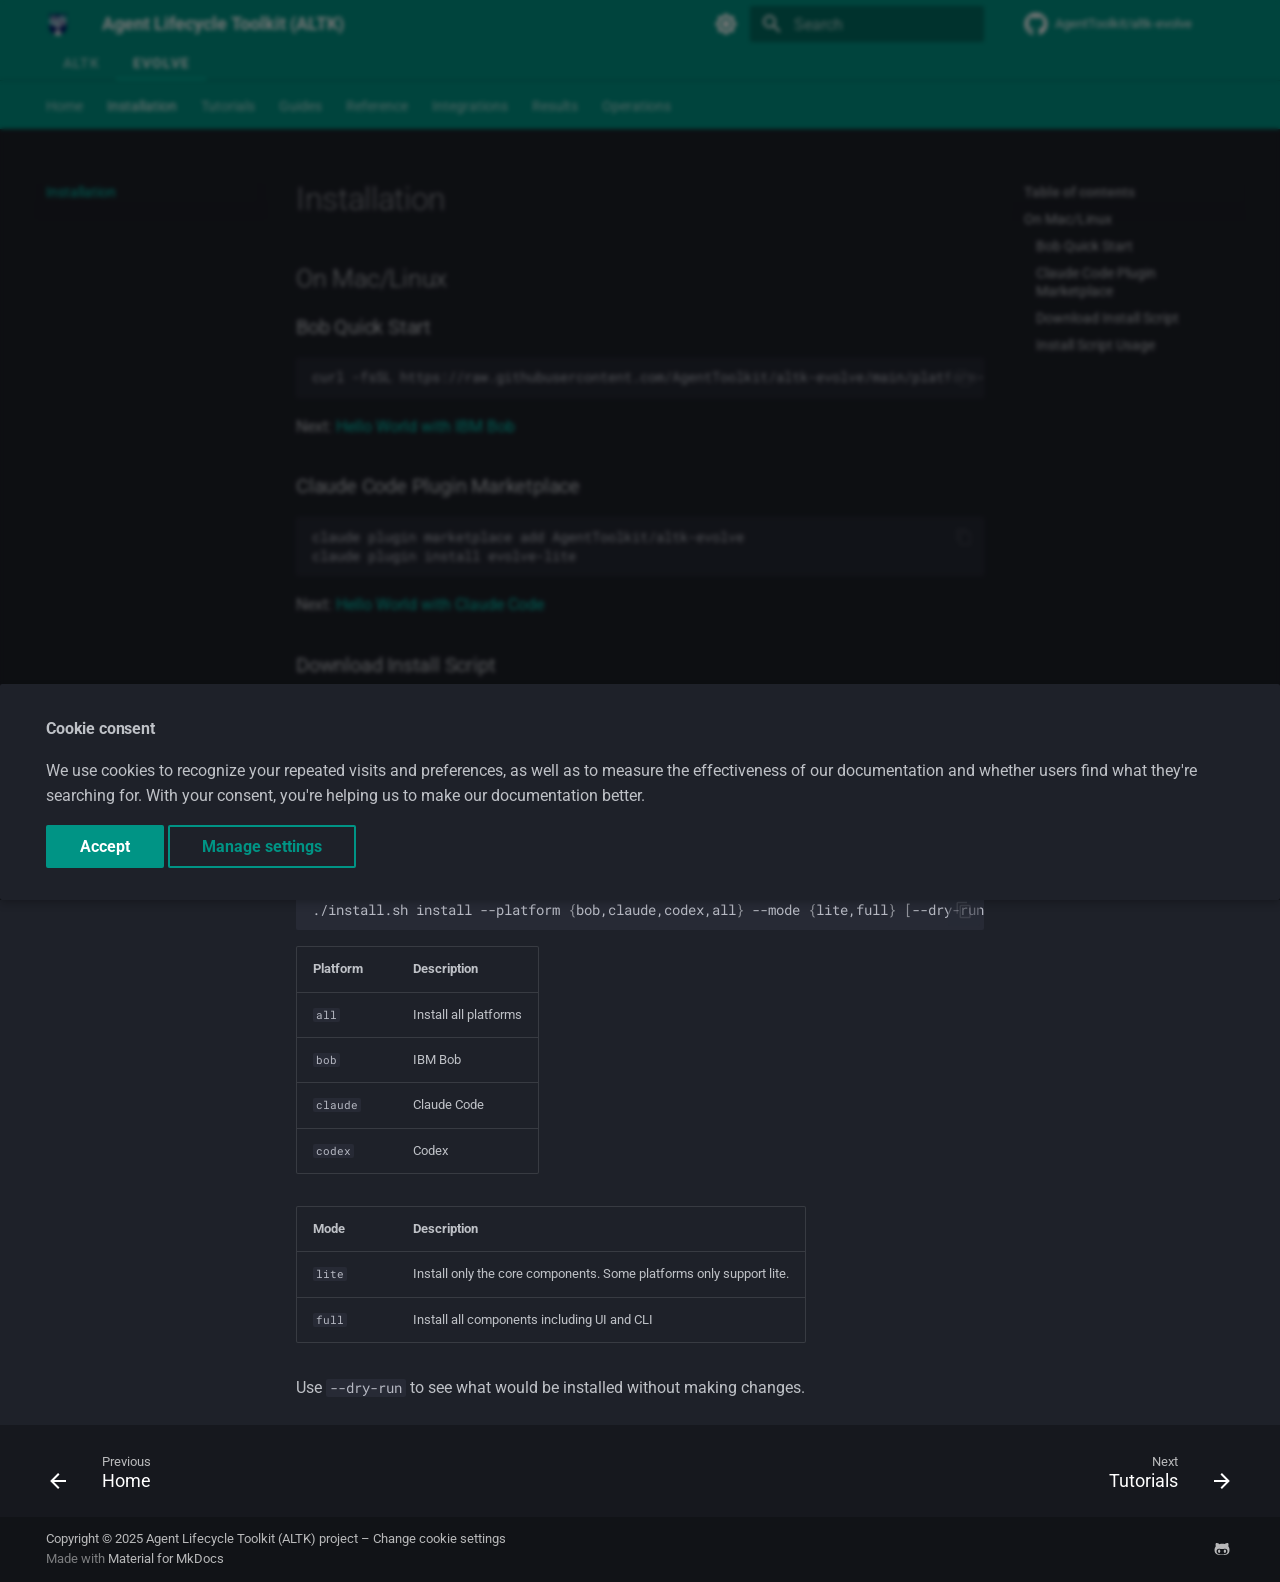
<file: installation/index.html>
<!doctype html>
<html lang="en" class="no-js">
  <head>
    
      <meta charset="utf-8">
      <meta name="viewport" content="width=device-width,initial-scale=1">
      
        <meta name="description" content="Evolve is a component in the Agent Lifecycle Toolkit (ALTK) that gives agent builders the ability to iteratively improve their agents by learning from previous trajectories.">
      
      
      
        <link rel="canonical" href="https://agenttoolkit.github.io/evolve/installation/">
      
      
        <link rel="prev" href="..">
      
      
        <link rel="next" href="../tutorials/">
      
      
        
      
      
      <link rel="icon" href="../assets/logo-32x32.png">
      <meta name="generator" content="mkdocs-1.6.1, mkdocs-material-9.7.6">
    
    
      
        <title>Installation - Agent Lifecycle Toolkit (ALTK)</title>
      
    
    

      <link rel="stylesheet" href="../assets/stylesheets/main.484c7ddc.min.css">
      
        
        <link rel="stylesheet" href="../assets/stylesheets/palette.ab4e12ef.min.css">
      
      


    
<style>
  github-repo-card {
    max-width: 800px;
    --ghrc-radius-lg: .1rem;
    --ghrc-border: var(--md-primary-fg-color);
    --ghrc-border-width: .1rem;
  }
</style>

    
      
    
    
      
        
        
        <link rel="preconnect" href="https://fonts.gstatic.com" crossorigin>
        <link rel="stylesheet" href="https://fonts.googleapis.com/css?family=Roboto:300,300i,400,400i,700,700i%7CRoboto+Mono:400,400i,700,700i&display=fallback">
        <style>:root{--md-text-font:"Roboto";--md-code-font:"Roboto Mono"}</style>
      
    
    
      <link rel="stylesheet" href="../stylesheets/extra.css">
    
    <script>__md_scope=new URL("..",location),__md_hash=e=>[...e].reduce(((e,_)=>(e<<5)-e+_.charCodeAt(0)),0),__md_get=(e,_=localStorage,t=__md_scope)=>JSON.parse(_.getItem(t.pathname+"."+e)),__md_set=(e,_,t=localStorage,a=__md_scope)=>{try{t.setItem(a.pathname+"."+e,JSON.stringify(_))}catch(e){}}</script>
    
      
  


  
  

<script id="__analytics">function __md_analytics(){function e(){dataLayer.push(arguments)}window.dataLayer=window.dataLayer||[],e("js",new Date),e("config",""),document.addEventListener("DOMContentLoaded",(function(){document.forms.search&&document.forms.search.query.addEventListener("blur",(function(){this.value&&e("event","search",{search_term:this.value})}));document$.subscribe((function(){var t=document.forms.feedback;if(void 0!==t)for(var a of t.querySelectorAll("[type=submit]"))a.addEventListener("click",(function(a){a.preventDefault();var n=document.location.pathname,d=this.getAttribute("data-md-value");e("event","feedback",{page:n,data:d}),t.firstElementChild.disabled=!0;var r=t.querySelector(".md-feedback__note [data-md-value='"+d+"']");r&&(r.hidden=!1)})),t.hidden=!1})),location$.subscribe((function(t){e("config","",{page_path:t.pathname})}))}));var t=document.createElement("script");t.async=!0,t.src="https://www.googletagmanager.com/gtag/js?id=",document.getElementById("__analytics").insertAdjacentElement("afterEnd",t)}</script>
  
    <script>if("undefined"!=typeof __md_analytics){var consent=__md_get("__consent");consent&&consent.analytics&&__md_analytics()}</script>
  

    
    
  </head>
  
  
    
    
      
    
    
    
    
    <body dir="ltr" data-md-color-scheme="slate" data-md-color-primary="teal" data-md-color-accent="teal">
  
    
    <input class="md-toggle" data-md-toggle="drawer" type="checkbox" id="__drawer" autocomplete="off">
    <input class="md-toggle" data-md-toggle="search" type="checkbox" id="__search" autocomplete="off">
    <label class="md-overlay" for="__drawer"></label>
    <div data-md-component="skip">
      
        
        <a href="#installation" class="md-skip">
          Skip to content
        </a>
      
    </div>
    <div data-md-component="announce">
      
    </div>
    
    
      

<header class="md-header" data-md-component="header">
  <nav class="md-header__inner md-grid" aria-label="Header">
    <a href=".." title="Agent Lifecycle Toolkit (ALTK)" class="md-header__button md-logo" aria-label="Agent Lifecycle Toolkit (ALTK)" data-md-component="logo">
      
  <img src="../assets/logo-512x512.png" alt="logo">

    </a>
    <label class="md-header__button md-icon" for="__drawer">
      
      <svg xmlns="http://www.w3.org/2000/svg" viewBox="0 0 24 24"><path d="M3 6h18v2H3zm0 5h18v2H3zm0 5h18v2H3z"/></svg>
    </label>
    <div class="md-header__title" data-md-component="header-title">
      <div class="md-header__ellipsis">
        <div class="md-header__topic">
          <span class="md-ellipsis">
            Agent Lifecycle Toolkit (ALTK)
          </span>
        </div>
        <div class="md-header__topic" data-md-component="header-topic">
          <span class="md-ellipsis">
            
              Installation
            
          </span>
        </div>
      </div>
    </div>
    
      
        <form class="md-header__option" data-md-component="palette">
  
    
    
    
    <input class="md-option" data-md-color-media="" data-md-color-scheme="slate" data-md-color-primary="teal" data-md-color-accent="teal"  aria-label="Switch to light mode"  type="radio" name="__palette" id="__palette_0">
    
      <label class="md-header__button md-icon" title="Switch to light mode" for="__palette_1" hidden>
        <svg xmlns="http://www.w3.org/2000/svg" viewBox="0 0 24 24"><path d="M12 8a4 4 0 0 0-4 4 4 4 0 0 0 4 4 4 4 0 0 0 4-4 4 4 0 0 0-4-4m0 10a6 6 0 0 1-6-6 6 6 0 0 1 6-6 6 6 0 0 1 6 6 6 6 0 0 1-6 6m8-9.31V4h-4.69L12 .69 8.69 4H4v4.69L.69 12 4 15.31V20h4.69L12 23.31 15.31 20H20v-4.69L23.31 12z"/></svg>
      </label>
    
  
    
    
    
    <input class="md-option" data-md-color-media="(prefers-color-scheme: light)" data-md-color-scheme="default" data-md-color-primary="teal" data-md-color-accent="teal"  aria-label="Switch to dark mode"  type="radio" name="__palette" id="__palette_1">
    
      <label class="md-header__button md-icon" title="Switch to dark mode" for="__palette_2" hidden>
        <svg xmlns="http://www.w3.org/2000/svg" viewBox="0 0 24 24"><path d="M12 18c-.89 0-1.74-.2-2.5-.55C11.56 16.5 13 14.42 13 12s-1.44-4.5-3.5-5.45C10.26 6.2 11.11 6 12 6a6 6 0 0 1 6 6 6 6 0 0 1-6 6m8-9.31V4h-4.69L12 .69 8.69 4H4v4.69L.69 12 4 15.31V20h4.69L12 23.31 15.31 20H20v-4.69L23.31 12z"/></svg>
      </label>
    
  
    
    
    
    <input class="md-option" data-md-color-media="(prefers-color-scheme: dark)" data-md-color-scheme="slate" data-md-color-primary="teal" data-md-color-accent="teal"  aria-label="Switch to system preference"  type="radio" name="__palette" id="__palette_2">
    
      <label class="md-header__button md-icon" title="Switch to system preference" for="__palette_0" hidden>
        <svg xmlns="http://www.w3.org/2000/svg" viewBox="0 0 24 24"><path d="m14.3 16-.7-2h-3.2l-.7 2H7.8L11 7h2l3.2 9zM20 8.69V4h-4.69L12 .69 8.69 4H4v4.69L.69 12 4 15.31V20h4.69L12 23.31 15.31 20H20v-4.69L23.31 12zm-9.15 3.96h2.3L12 9z"/></svg>
      </label>
    
  
</form>
      
    
    
      <script>var palette=__md_get("__palette");if(palette&&palette.color){if("(prefers-color-scheme)"===palette.color.media){var media=matchMedia("(prefers-color-scheme: light)"),input=document.querySelector(media.matches?"[data-md-color-media='(prefers-color-scheme: light)']":"[data-md-color-media='(prefers-color-scheme: dark)']");palette.color.media=input.getAttribute("data-md-color-media"),palette.color.scheme=input.getAttribute("data-md-color-scheme"),palette.color.primary=input.getAttribute("data-md-color-primary"),palette.color.accent=input.getAttribute("data-md-color-accent")}for(var[key,value]of Object.entries(palette.color))document.body.setAttribute("data-md-color-"+key,value)}</script>
    
    
    
      
      
        <label class="md-header__button md-icon" for="__search">
          
          <svg xmlns="http://www.w3.org/2000/svg" viewBox="0 0 24 24"><path d="M9.5 3A6.5 6.5 0 0 1 16 9.5c0 1.61-.59 3.09-1.56 4.23l.27.27h.79l5 5-1.5 1.5-5-5v-.79l-.27-.27A6.52 6.52 0 0 1 9.5 16 6.5 6.5 0 0 1 3 9.5 6.5 6.5 0 0 1 9.5 3m0 2C7 5 5 7 5 9.5S7 14 9.5 14 14 12 14 9.5 12 5 9.5 5"/></svg>
        </label>
        <div class="md-search" data-md-component="search" role="dialog">
  <label class="md-search__overlay" for="__search"></label>
  <div class="md-search__inner" role="search">
    <form class="md-search__form" name="search">
      <input type="text" class="md-search__input" name="query" aria-label="Search" placeholder="Search" autocapitalize="off" autocorrect="off" autocomplete="off" spellcheck="false" data-md-component="search-query" required>
      <label class="md-search__icon md-icon" for="__search">
        
        <svg xmlns="http://www.w3.org/2000/svg" viewBox="0 0 24 24"><path d="M9.5 3A6.5 6.5 0 0 1 16 9.5c0 1.61-.59 3.09-1.56 4.23l.27.27h.79l5 5-1.5 1.5-5-5v-.79l-.27-.27A6.52 6.52 0 0 1 9.5 16 6.5 6.5 0 0 1 3 9.5 6.5 6.5 0 0 1 9.5 3m0 2C7 5 5 7 5 9.5S7 14 9.5 14 14 12 14 9.5 12 5 9.5 5"/></svg>
        
        <svg xmlns="http://www.w3.org/2000/svg" viewBox="0 0 24 24"><path d="M20 11v2H8l5.5 5.5-1.42 1.42L4.16 12l7.92-7.92L13.5 5.5 8 11z"/></svg>
      </label>
      <nav class="md-search__options" aria-label="Search">
        
        <button type="reset" class="md-search__icon md-icon" title="Clear" aria-label="Clear" tabindex="-1">
          
          <svg xmlns="http://www.w3.org/2000/svg" viewBox="0 0 24 24"><path d="M19 6.41 17.59 5 12 10.59 6.41 5 5 6.41 10.59 12 5 17.59 6.41 19 12 13.41 17.59 19 19 17.59 13.41 12z"/></svg>
        </button>
      </nav>
      
        <div class="md-search__suggest" data-md-component="search-suggest"></div>
      
    </form>
    <div class="md-search__output">
      <div class="md-search__scrollwrap" tabindex="0" data-md-scrollfix>
        <div class="md-search-result" data-md-component="search-result">
          <div class="md-search-result__meta">
            Initializing search
          </div>
          <ol class="md-search-result__list" role="presentation"></ol>
        </div>
      </div>
    </div>
  </div>
</div>
      
    
    
      <div class="md-header__source">
        <a href="https://github.com/AgentToolkit/altk-evolve" title="Go to repository" class="md-source" data-md-component="source">
  <div class="md-source__icon md-icon">
    
    <svg xmlns="http://www.w3.org/2000/svg" viewBox="0 0 512 512"><!--! Font Awesome Free 7.1.0 by @fontawesome - https://fontawesome.com License - https://fontawesome.com/license/free (Icons: CC BY 4.0, Fonts: SIL OFL 1.1, Code: MIT License) Copyright 2025 Fonticons, Inc.--><path d="M173.9 397.4c0 2-2.3 3.6-5.2 3.6-3.3.3-5.6-1.3-5.6-3.6 0-2 2.3-3.6 5.2-3.6 3-.3 5.6 1.3 5.6 3.6m-31.1-4.5c-.7 2 1.3 4.3 4.3 4.9 2.6 1 5.6 0 6.2-2s-1.3-4.3-4.3-5.2c-2.6-.7-5.5.3-6.2 2.3m44.2-1.7c-2.9.7-4.9 2.6-4.6 4.9.3 2 2.9 3.3 5.9 2.6 2.9-.7 4.9-2.6 4.6-4.6-.3-1.9-3-3.2-5.9-2.9M252.8 8C114.1 8 8 113.3 8 252c0 110.9 69.8 205.8 169.5 239.2 12.8 2.3 17.3-5.6 17.3-12.1 0-6.2-.3-40.4-.3-61.4 0 0-70 15-84.7-29.8 0 0-11.4-29.1-27.8-36.6 0 0-22.9-15.7 1.6-15.4 0 0 24.9 2 38.6 25.8 21.9 38.6 58.6 27.5 72.9 20.9 2.3-16 8.8-27.1 16-33.7-55.9-6.2-112.3-14.3-112.3-110.5 0-27.5 7.6-41.3 23.6-58.9-2.6-6.5-11.1-33.3 2.6-67.9 20.9-6.5 69 27 69 27 20-5.6 41.5-8.5 62.8-8.5s42.8 2.9 62.8 8.5c0 0 48.1-33.6 69-27 13.7 34.7 5.2 61.4 2.6 67.9 16 17.7 25.8 31.5 25.8 58.9 0 96.5-58.9 104.2-114.8 110.5 9.2 7.9 17 22.9 17 46.4 0 33.7-.3 75.4-.3 83.6 0 6.5 4.6 14.4 17.3 12.1C436.2 457.8 504 362.9 504 252 504 113.3 391.5 8 252.8 8M105.2 352.9c-1.3 1-1 3.3.7 5.2 1.6 1.6 3.9 2.3 5.2 1 1.3-1 1-3.3-.7-5.2-1.6-1.6-3.9-2.3-5.2-1m-10.8-8.1c-.7 1.3.3 2.9 2.3 3.9 1.6 1 3.6.7 4.3-.7.7-1.3-.3-2.9-2.3-3.9-2-.6-3.6-.3-4.3.7m32.4 35.6c-1.6 1.3-1 4.3 1.3 6.2 2.3 2.3 5.2 2.6 6.5 1 1.3-1.3.7-4.3-1.3-6.2-2.2-2.3-5.2-2.6-6.5-1m-11.4-14.7c-1.6 1-1.6 3.6 0 5.9s4.3 3.3 5.6 2.3c1.6-1.3 1.6-3.9 0-6.2-1.4-2.3-4-3.3-5.6-2"/></svg>
  </div>
  <div class="md-source__repository">
    AgentToolkit/altk-evolve
  </div>
</a>
      </div>
    
  </nav>
  
</header>
    
    <div class="md-container" data-md-component="container">
      
      


<nav class="project-nav" aria-label="Project navigation">
  <div class="project-nav__inner md-grid">
    
    <a href="https://agenttoolkit.github.io/altk-main/"
       class="project-nav__item"
       target="_self" rel="noopener noreferrer"
       aria-current="false">
      
      ALTK
    </a>
    
    <a href="https://agenttoolkit.github.io/altk-evolve/"
       class="project-nav__item project-nav__item--active"
       
       aria-current="page">
      
      Evolve
    </a>
    
  </div>
</nav>


        
          
            
<nav class="md-tabs" aria-label="Tabs" data-md-component="tabs">
  <div class="md-grid">
    <ul class="md-tabs__list">
      
        
  
  
  
  
    <li class="md-tabs__item">
      <a href=".." class="md-tabs__link">
        
  
  
    
  
  Home

      </a>
    </li>
  

      
        
  
  
  
    
  
  
    <li class="md-tabs__item md-tabs__item--active">
      <a href="./" class="md-tabs__link">
        
  
  
    
  
  Installation

      </a>
    </li>
  

      
        
  
  
  
  
    
    
      <li class="md-tabs__item">
        <a href="../tutorials/" class="md-tabs__link">
          
  
  
    
  
  Tutorials

        </a>
      </li>
    
  

      
        
  
  
  
  
    
    
      <li class="md-tabs__item">
        <a href="../guides/configuration/" class="md-tabs__link">
          
  
  
    
  
  Guides

        </a>
      </li>
    
  

      
        
  
  
  
  
    
    
      <li class="md-tabs__item">
        <a href="../reference/cli/" class="md-tabs__link">
          
  
  
    
  
  Reference

        </a>
      </li>
    
  

      
        
  
  
  
  
    
    
      <li class="md-tabs__item">
        <a href="../integrations/claude/evolve-lite/" class="md-tabs__link">
          
  
  
    
  
  Integrations

        </a>
      </li>
    
  

      
        
  
  
  
  
    
    
      <li class="md-tabs__item">
        <a href="../results/" class="md-tabs__link">
          
  
  
    
  
  Results

        </a>
      </li>
    
  

      
        
  
  
  
  
    
    
      <li class="md-tabs__item">
        <a href="../operations/docker-testing/" class="md-tabs__link">
          
  
  
    
  
  Operations

        </a>
      </li>
    
  

      
    </ul>
  </div>
</nav>
          
        
      

      <main class="md-main" data-md-component="main">
        <div class="md-main__inner md-grid">
          
            
              
              <div class="md-sidebar md-sidebar--primary" data-md-component="sidebar" data-md-type="navigation" >
                <div class="md-sidebar__scrollwrap">
                  <div class="md-sidebar__inner">
                    


  


<nav class="md-nav md-nav--primary md-nav--lifted" aria-label="Navigation" data-md-level="0">
  <label class="md-nav__title" for="__drawer">
    <a href=".." title="Agent Lifecycle Toolkit (ALTK)" class="md-nav__button md-logo" aria-label="Agent Lifecycle Toolkit (ALTK)" data-md-component="logo">
      
  <img src="../assets/logo-512x512.png" alt="logo">

    </a>
    Agent Lifecycle Toolkit (ALTK)
  </label>
  
    <div class="md-nav__source">
      <a href="https://github.com/AgentToolkit/altk-evolve" title="Go to repository" class="md-source" data-md-component="source">
  <div class="md-source__icon md-icon">
    
    <svg xmlns="http://www.w3.org/2000/svg" viewBox="0 0 512 512"><!--! Font Awesome Free 7.1.0 by @fontawesome - https://fontawesome.com License - https://fontawesome.com/license/free (Icons: CC BY 4.0, Fonts: SIL OFL 1.1, Code: MIT License) Copyright 2025 Fonticons, Inc.--><path d="M173.9 397.4c0 2-2.3 3.6-5.2 3.6-3.3.3-5.6-1.3-5.6-3.6 0-2 2.3-3.6 5.2-3.6 3-.3 5.6 1.3 5.6 3.6m-31.1-4.5c-.7 2 1.3 4.3 4.3 4.9 2.6 1 5.6 0 6.2-2s-1.3-4.3-4.3-5.2c-2.6-.7-5.5.3-6.2 2.3m44.2-1.7c-2.9.7-4.9 2.6-4.6 4.9.3 2 2.9 3.3 5.9 2.6 2.9-.7 4.9-2.6 4.6-4.6-.3-1.9-3-3.2-5.9-2.9M252.8 8C114.1 8 8 113.3 8 252c0 110.9 69.8 205.8 169.5 239.2 12.8 2.3 17.3-5.6 17.3-12.1 0-6.2-.3-40.4-.3-61.4 0 0-70 15-84.7-29.8 0 0-11.4-29.1-27.8-36.6 0 0-22.9-15.7 1.6-15.4 0 0 24.9 2 38.6 25.8 21.9 38.6 58.6 27.5 72.9 20.9 2.3-16 8.8-27.1 16-33.7-55.9-6.2-112.3-14.3-112.3-110.5 0-27.5 7.6-41.3 23.6-58.9-2.6-6.5-11.1-33.3 2.6-67.9 20.9-6.5 69 27 69 27 20-5.6 41.5-8.5 62.8-8.5s42.8 2.9 62.8 8.5c0 0 48.1-33.6 69-27 13.7 34.7 5.2 61.4 2.6 67.9 16 17.7 25.8 31.5 25.8 58.9 0 96.5-58.9 104.2-114.8 110.5 9.2 7.9 17 22.9 17 46.4 0 33.7-.3 75.4-.3 83.6 0 6.5 4.6 14.4 17.3 12.1C436.2 457.8 504 362.9 504 252 504 113.3 391.5 8 252.8 8M105.2 352.9c-1.3 1-1 3.3.7 5.2 1.6 1.6 3.9 2.3 5.2 1 1.3-1 1-3.3-.7-5.2-1.6-1.6-3.9-2.3-5.2-1m-10.8-8.1c-.7 1.3.3 2.9 2.3 3.9 1.6 1 3.6.7 4.3-.7.7-1.3-.3-2.9-2.3-3.9-2-.6-3.6-.3-4.3.7m32.4 35.6c-1.6 1.3-1 4.3 1.3 6.2 2.3 2.3 5.2 2.6 6.5 1 1.3-1.3.7-4.3-1.3-6.2-2.2-2.3-5.2-2.6-6.5-1m-11.4-14.7c-1.6 1-1.6 3.6 0 5.9s4.3 3.3 5.6 2.3c1.6-1.3 1.6-3.9 0-6.2-1.4-2.3-4-3.3-5.6-2"/></svg>
  </div>
  <div class="md-source__repository">
    AgentToolkit/altk-evolve
  </div>
</a>
    </div>
  
  <ul class="md-nav__list" data-md-scrollfix>
    
      
      
  
  
  
  
    <li class="md-nav__item">
      <a href=".." class="md-nav__link">
        
  
  
  <span class="md-ellipsis">
    
  
    Home
  

    
  </span>
  
  

      </a>
    </li>
  

    
      
      
  
  
    
  
  
  
    <li class="md-nav__item md-nav__item--active">
      
      <input class="md-nav__toggle md-toggle" type="checkbox" id="__toc">
      
      
        
      
      
        <label class="md-nav__link md-nav__link--active" for="__toc">
          
  
  
  <span class="md-ellipsis">
    
  
    Installation
  

    
  </span>
  
  

          <span class="md-nav__icon md-icon"></span>
        </label>
      
      <a href="./" class="md-nav__link md-nav__link--active">
        
  
  
  <span class="md-ellipsis">
    
  
    Installation
  

    
  </span>
  
  

      </a>
      
        

<nav class="md-nav md-nav--secondary" aria-label="Table of contents">
  
  
  
    
  
  
    <label class="md-nav__title" for="__toc">
      <span class="md-nav__icon md-icon"></span>
      Table of contents
    </label>
    <ul class="md-nav__list" data-md-component="toc" data-md-scrollfix>
      
        <li class="md-nav__item">
  <a href="#on-maclinux" class="md-nav__link">
    <span class="md-ellipsis">
      
        On Mac/Linux
      
    </span>
  </a>
  
    <nav class="md-nav" aria-label="On Mac/Linux">
      <ul class="md-nav__list">
        
          <li class="md-nav__item">
  <a href="#bob-quick-start" class="md-nav__link">
    <span class="md-ellipsis">
      
        Bob Quick Start
      
    </span>
  </a>
  
</li>
        
          <li class="md-nav__item">
  <a href="#claude-code-plugin-marketplace" class="md-nav__link">
    <span class="md-ellipsis">
      
        Claude Code Plugin Marketplace
      
    </span>
  </a>
  
</li>
        
          <li class="md-nav__item">
  <a href="#download-install-script" class="md-nav__link">
    <span class="md-ellipsis">
      
        Download Install Script
      
    </span>
  </a>
  
</li>
        
          <li class="md-nav__item">
  <a href="#install-script-usage" class="md-nav__link">
    <span class="md-ellipsis">
      
        Install Script Usage
      
    </span>
  </a>
  
</li>
        
      </ul>
    </nav>
  
</li>
      
    </ul>
  
</nav>
      
    </li>
  

    
      
      
  
  
  
  
    
    
      
        
          
        
      
        
      
        
      
        
      
        
      
    
    
    
      
      
        
      
    
    
    <li class="md-nav__item md-nav__item--nested">
      
        
        
        <input class="md-nav__toggle md-toggle " type="checkbox" id="__nav_3" >
        
          
          <div class="md-nav__link md-nav__container">
            <a href="../tutorials/" class="md-nav__link ">
              
  
  
  <span class="md-ellipsis">
    
  
    Tutorials
  

    
  </span>
  
  

            </a>
            
              
              <label class="md-nav__link " for="__nav_3" id="__nav_3_label" tabindex="0">
                <span class="md-nav__icon md-icon"></span>
              </label>
            
          </div>
        
        <nav class="md-nav" data-md-level="1" aria-labelledby="__nav_3_label" aria-expanded="false">
          <label class="md-nav__title" for="__nav_3">
            <span class="md-nav__icon md-icon"></span>
            
  
    Tutorials
  

          </label>
          <ul class="md-nav__list" data-md-scrollfix>
            
              
            
              
                
  
  
  
  
    <li class="md-nav__item">
      <a href="../examples/hello_world/bob/" class="md-nav__link">
        
  
  
  <span class="md-ellipsis">
    
  
    Starter Example (IBM Bob)
  

    
  </span>
  
  

      </a>
    </li>
  

              
            
              
                
  
  
  
  
    <li class="md-nav__item">
      <a href="../examples/hello_world/claude/" class="md-nav__link">
        
  
  
  <span class="md-ellipsis">
    
  
    Starter Example (Claude Code)
  

    
  </span>
  
  

      </a>
    </li>
  

              
            
              
                
  
  
  
  
    <li class="md-nav__item">
      <a href="../examples/hello_world/codex/" class="md-nav__link">
        
  
  
  <span class="md-ellipsis">
    
  
    Starter Example (Codex)
  

    
  </span>
  
  

      </a>
    </li>
  

              
            
              
                
  
  
  
  
    <li class="md-nav__item">
      <a href="../tutorials/guidelines-loop/" class="md-nav__link">
        
  
  
  <span class="md-ellipsis">
    
  
    Starter Example (Evolving Agent Loop)
  

    
  </span>
  
  

      </a>
    </li>
  

              
            
          </ul>
        </nav>
      
    </li>
  

    
      
      
  
  
  
  
    
    
      
        
      
        
      
        
      
        
      
        
      
        
      
        
      
    
    
    
      
      
        
      
    
    
    <li class="md-nav__item md-nav__item--nested">
      
        
        
        <input class="md-nav__toggle md-toggle " type="checkbox" id="__nav_4" >
        
          
          <label class="md-nav__link" for="__nav_4" id="__nav_4_label" tabindex="0">
            
  
  
  <span class="md-ellipsis">
    
  
    Guides
  

    
  </span>
  
  

            <span class="md-nav__icon md-icon"></span>
          </label>
        
        <nav class="md-nav" data-md-level="1" aria-labelledby="__nav_4_label" aria-expanded="false">
          <label class="md-nav__title" for="__nav_4">
            <span class="md-nav__icon md-icon"></span>
            
  
    Guides
  

          </label>
          <ul class="md-nav__list" data-md-scrollfix>
            
              
                
  
  
  
  
    <li class="md-nav__item">
      <a href="../guides/configuration/" class="md-nav__link">
        
  
  
  <span class="md-ellipsis">
    
  
    Configuration
  

    
  </span>
  
  

      </a>
    </li>
  

              
            
              
                
  
  
  
  
    <li class="md-nav__item">
      <a href="../guides/guidelines/" class="md-nav__link">
        
  
  
  <span class="md-ellipsis">
    
  
    Enabling Guidelines
  

    
  </span>
  
  

      </a>
    </li>
  

              
            
              
                
  
  
  
  
    <li class="md-nav__item">
      <a href="../guides/low-code-tracing/" class="md-nav__link">
        
  
  
  <span class="md-ellipsis">
    
  
    Low-Code Tracing
  

    
  </span>
  
  

      </a>
    </li>
  

              
            
              
                
  
  
  
  
    <li class="md-nav__item">
      <a href="../guides/phoenix-sync/" class="md-nav__link">
        
  
  
  <span class="md-ellipsis">
    
  
    Phoenix Sync
  

    
  </span>
  
  

      </a>
    </li>
  

              
            
              
                
  
  
  
  
    <li class="md-nav__item">
      <a href="../guides/extract-trajectories/" class="md-nav__link">
        
  
  
  <span class="md-ellipsis">
    
  
    Extract Trajectories
  

    
  </span>
  
  

      </a>
    </li>
  

              
            
              
                
  
  
  
  
    <li class="md-nav__item">
      <a href="../guides/memory-hooks/" class="md-nav__link">
        
  
  
  <span class="md-ellipsis">
    
  
    Memory Hooks
  

    
  </span>
  
  

      </a>
    </li>
  

              
            
              
                
  
  
  
  
    <li class="md-nav__item">
      <a href="../guides/retention/" class="md-nav__link">
        
  
  
  <span class="md-ellipsis">
    
  
    Data Retention
  

    
  </span>
  
  

      </a>
    </li>
  

              
            
          </ul>
        </nav>
      
    </li>
  

    
      
      
  
  
  
  
    
    
      
        
      
        
      
    
    
    
      
      
        
      
    
    
    <li class="md-nav__item md-nav__item--nested">
      
        
        
        <input class="md-nav__toggle md-toggle " type="checkbox" id="__nav_5" >
        
          
          <label class="md-nav__link" for="__nav_5" id="__nav_5_label" tabindex="0">
            
  
  
  <span class="md-ellipsis">
    
  
    Reference
  

    
  </span>
  
  

            <span class="md-nav__icon md-icon"></span>
          </label>
        
        <nav class="md-nav" data-md-level="1" aria-labelledby="__nav_5_label" aria-expanded="false">
          <label class="md-nav__title" for="__nav_5">
            <span class="md-nav__icon md-icon"></span>
            
  
    Reference
  

          </label>
          <ul class="md-nav__list" data-md-scrollfix>
            
              
                
  
  
  
  
    <li class="md-nav__item">
      <a href="../reference/cli/" class="md-nav__link">
        
  
  
  <span class="md-ellipsis">
    
  
    CLI
  

    
  </span>
  
  

      </a>
    </li>
  

              
            
              
                
  
  
  
  
    <li class="md-nav__item">
      <a href="../reference/policies/" class="md-nav__link">
        
  
  
  <span class="md-ellipsis">
    
  
    Policies
  

    
  </span>
  
  

      </a>
    </li>
  

              
            
          </ul>
        </nav>
      
    </li>
  

    
      
      
  
  
  
  
    
    
      
        
      
    
    
    
      
      
        
      
    
    
    <li class="md-nav__item md-nav__item--nested">
      
        
        
        <input class="md-nav__toggle md-toggle " type="checkbox" id="__nav_6" >
        
          
          <label class="md-nav__link" for="__nav_6" id="__nav_6_label" tabindex="0">
            
  
  
  <span class="md-ellipsis">
    
  
    Integrations
  

    
  </span>
  
  

            <span class="md-nav__icon md-icon"></span>
          </label>
        
        <nav class="md-nav" data-md-level="1" aria-labelledby="__nav_6_label" aria-expanded="false">
          <label class="md-nav__title" for="__nav_6">
            <span class="md-nav__icon md-icon"></span>
            
  
    Integrations
  

          </label>
          <ul class="md-nav__list" data-md-scrollfix>
            
              
                
  
  
  
  
    <li class="md-nav__item">
      <a href="../integrations/claude/evolve-lite/" class="md-nav__link">
        
  
  
  <span class="md-ellipsis">
    
  
    Evolve Lite (Claude Code)
  

    
  </span>
  
  

      </a>
    </li>
  

              
            
          </ul>
        </nav>
      
    </li>
  

    
      
      
  
  
  
  
    
    
      
        
          
        
      
    
    
    
      
      
        
      
    
    
    <li class="md-nav__item md-nav__item--nested">
      
        
        
        <input class="md-nav__toggle md-toggle " type="checkbox" id="__nav_7" >
        
          
          <div class="md-nav__link md-nav__container">
            <a href="../results/" class="md-nav__link ">
              
  
  
  <span class="md-ellipsis">
    
  
    Results
  

    
  </span>
  
  

            </a>
            
          </div>
        
        <nav class="md-nav" data-md-level="1" aria-labelledby="__nav_7_label" aria-expanded="false">
          <label class="md-nav__title" for="__nav_7">
            <span class="md-nav__icon md-icon"></span>
            
  
    Results
  

          </label>
          <ul class="md-nav__list" data-md-scrollfix>
            
              
            
          </ul>
        </nav>
      
    </li>
  

    
      
      
  
  
  
  
    
    
      
        
      
    
    
    
      
      
        
      
    
    
    <li class="md-nav__item md-nav__item--nested">
      
        
        
        <input class="md-nav__toggle md-toggle " type="checkbox" id="__nav_8" >
        
          
          <label class="md-nav__link" for="__nav_8" id="__nav_8_label" tabindex="0">
            
  
  
  <span class="md-ellipsis">
    
  
    Operations
  

    
  </span>
  
  

            <span class="md-nav__icon md-icon"></span>
          </label>
        
        <nav class="md-nav" data-md-level="1" aria-labelledby="__nav_8_label" aria-expanded="false">
          <label class="md-nav__title" for="__nav_8">
            <span class="md-nav__icon md-icon"></span>
            
  
    Operations
  

          </label>
          <ul class="md-nav__list" data-md-scrollfix>
            
              
                
  
  
  
  
    <li class="md-nav__item">
      <a href="../operations/docker-testing/" class="md-nav__link">
        
  
  
  <span class="md-ellipsis">
    
  
    Docker Testing
  

    
  </span>
  
  

      </a>
    </li>
  

              
            
          </ul>
        </nav>
      
    </li>
  

    
  </ul>
</nav>
                  </div>
                </div>
              </div>
            
            
              
              <div class="md-sidebar md-sidebar--secondary" data-md-component="sidebar" data-md-type="toc" >
                <div class="md-sidebar__scrollwrap">
                  <div class="md-sidebar__inner">
                    

<nav class="md-nav md-nav--secondary" aria-label="Table of contents">
  
  
  
    
  
  
    <label class="md-nav__title" for="__toc">
      <span class="md-nav__icon md-icon"></span>
      Table of contents
    </label>
    <ul class="md-nav__list" data-md-component="toc" data-md-scrollfix>
      
        <li class="md-nav__item">
  <a href="#on-maclinux" class="md-nav__link">
    <span class="md-ellipsis">
      
        On Mac/Linux
      
    </span>
  </a>
  
    <nav class="md-nav" aria-label="On Mac/Linux">
      <ul class="md-nav__list">
        
          <li class="md-nav__item">
  <a href="#bob-quick-start" class="md-nav__link">
    <span class="md-ellipsis">
      
        Bob Quick Start
      
    </span>
  </a>
  
</li>
        
          <li class="md-nav__item">
  <a href="#claude-code-plugin-marketplace" class="md-nav__link">
    <span class="md-ellipsis">
      
        Claude Code Plugin Marketplace
      
    </span>
  </a>
  
</li>
        
          <li class="md-nav__item">
  <a href="#download-install-script" class="md-nav__link">
    <span class="md-ellipsis">
      
        Download Install Script
      
    </span>
  </a>
  
</li>
        
          <li class="md-nav__item">
  <a href="#install-script-usage" class="md-nav__link">
    <span class="md-ellipsis">
      
        Install Script Usage
      
    </span>
  </a>
  
</li>
        
      </ul>
    </nav>
  
</li>
      
    </ul>
  
</nav>
                  </div>
                </div>
              </div>
            
          
          
            <div class="md-content" data-md-component="content">
              
                



  


              
              <article class="md-content__inner md-typeset">
                
                  


  
  


<h1 id="installation">Installation<a class="headerlink" href="#installation" title="Permanent link">&para;</a></h1>
<h2 id="on-maclinux">On Mac/Linux<a class="headerlink" href="#on-maclinux" title="Permanent link">&para;</a></h2>
<h3 id="bob-quick-start">Bob Quick Start<a class="headerlink" href="#bob-quick-start" title="Permanent link">&para;</a></h3>
<p><div class="highlight"><pre><span></span><code><a id="__codelineno-0-1" name="__codelineno-0-1" href="#__codelineno-0-1"></a>curl<span class="w"> </span>-fsSL<span class="w"> </span>https://raw.githubusercontent.com/AgentToolkit/altk-evolve/main/platform-integrations/install.sh<span class="w"> </span><span class="p">|</span><span class="w"> </span>bash<span class="w"> </span>-s<span class="w"> </span>--<span class="w"> </span>install<span class="w"> </span>--platform<span class="w"> </span>bob<span class="w"> </span>--mode<span class="w"> </span>lite
</code></pre></div>
Next: <a href="../examples/hello_world/bob/">Hello World with IBM Bob</a></p>
<h3 id="claude-code-plugin-marketplace">Claude Code Plugin Marketplace<a class="headerlink" href="#claude-code-plugin-marketplace" title="Permanent link">&para;</a></h3>
<p><div class="highlight"><pre><span></span><code><a id="__codelineno-1-1" name="__codelineno-1-1" href="#__codelineno-1-1"></a>claude<span class="w"> </span>plugin<span class="w"> </span>marketplace<span class="w"> </span>add<span class="w"> </span>AgentToolkit/altk-evolve
<a id="__codelineno-1-2" name="__codelineno-1-2" href="#__codelineno-1-2"></a>claude<span class="w"> </span>plugin<span class="w"> </span>install<span class="w"> </span>evolve-lite
</code></pre></div>
Next: <a href="../examples/hello_world/claude/">Hello World with Claude Code</a></p>
<h3 id="download-install-script">Download Install Script<a class="headerlink" href="#download-install-script" title="Permanent link">&para;</a></h3>
<div class="highlight"><pre><span></span><code><a id="__codelineno-2-1" name="__codelineno-2-1" href="#__codelineno-2-1"></a><span class="c1"># Latest (based on main)</span>
<a id="__codelineno-2-2" name="__codelineno-2-2" href="#__codelineno-2-2"></a>curl<span class="w"> </span>-fsSL<span class="w"> </span>https://raw.githubusercontent.com/AgentToolkit/altk-evolve/main/platform-integrations/install.sh<span class="w"> </span>-o<span class="w"> </span>install.sh<span class="w"> </span><span class="o">&amp;&amp;</span><span class="w"> </span>chmod<span class="w"> </span>+x<span class="w"> </span>install.sh
<a id="__codelineno-2-3" name="__codelineno-2-3" href="#__codelineno-2-3"></a>
<a id="__codelineno-2-4" name="__codelineno-2-4" href="#__codelineno-2-4"></a><span class="c1"># Latest Stable Version</span>
<a id="__codelineno-2-5" name="__codelineno-2-5" href="#__codelineno-2-5"></a>curl<span class="w"> </span>-fsSL<span class="w"> </span>https://raw.githubusercontent.com/AgentToolkit/altk-evolve/v1.0.5/platform-integrations/install.sh<span class="w"> </span>-o<span class="w"> </span>install.sh<span class="w"> </span><span class="o">&amp;&amp;</span><span class="w"> </span>chmod<span class="w"> </span>+x<span class="w"> </span>install.sh
</code></pre></div>
<h3 id="install-script-usage">Install Script Usage<a class="headerlink" href="#install-script-usage" title="Permanent link">&para;</a></h3>
<div class="highlight"><pre><span></span><code><a id="__codelineno-3-1" name="__codelineno-3-1" href="#__codelineno-3-1"></a>./install.sh<span class="w"> </span>install<span class="w"> </span>--platform<span class="w"> </span><span class="o">{</span>bob,claude,codex,all<span class="o">}</span><span class="w"> </span>--mode<span class="w"> </span><span class="o">{</span>lite,full<span class="o">}</span><span class="w"> </span><span class="o">[</span>--dry-run<span class="o">]</span>
</code></pre></div>
<table>
<thead>
<tr>
<th>Platform</th>
<th>Description</th>
</tr>
</thead>
<tbody>
<tr>
<td><code>all</code></td>
<td>Install all platforms</td>
</tr>
<tr>
<td><code>bob</code></td>
<td>IBM Bob</td>
</tr>
<tr>
<td><code>claude</code></td>
<td>Claude Code</td>
</tr>
<tr>
<td><code>codex</code></td>
<td>Codex</td>
</tr>
</tbody>
</table>
<table>
<thead>
<tr>
<th>Mode</th>
<th>Description</th>
</tr>
</thead>
<tbody>
<tr>
<td><code>lite</code></td>
<td>Install only the core components. Some platforms only support lite.</td>
</tr>
<tr>
<td><code>full</code></td>
<td>Install all components including UI and CLI</td>
</tr>
</tbody>
</table>
<p>Use <code>--dry-run</code> to see what would be installed without making changes.</p>









  




                
              </article>
            </div>
          
          
  <script>var tabs=__md_get("__tabs");if(Array.isArray(tabs))e:for(var set of document.querySelectorAll(".tabbed-set")){var labels=set.querySelector(".tabbed-labels");for(var tab of tabs)for(var label of labels.getElementsByTagName("label"))if(label.innerText.trim()===tab){var input=document.getElementById(label.htmlFor);input.checked=!0;continue e}}</script>

<script>var target=document.getElementById(location.hash.slice(1));target&&target.name&&(target.checked=target.name.startsWith("__tabbed_"))</script>
        </div>
        
          <button type="button" class="md-top md-icon" data-md-component="top" hidden>
  
  <svg xmlns="http://www.w3.org/2000/svg" viewBox="0 0 24 24"><path d="M13 20h-2V8l-5.5 5.5-1.42-1.42L12 4.16l7.92 7.92-1.42 1.42L13 8z"/></svg>
  Back to top
</button>
        
      </main>
      
        <footer class="md-footer">
  
    
      
      <nav class="md-footer__inner md-grid" aria-label="Footer" >
        
          
          <a href=".." class="md-footer__link md-footer__link--prev" aria-label="Previous: Home">
            <div class="md-footer__button md-icon">
              
              <svg xmlns="http://www.w3.org/2000/svg" viewBox="0 0 24 24"><path d="M20 11v2H8l5.5 5.5-1.42 1.42L4.16 12l7.92-7.92L13.5 5.5 8 11z"/></svg>
            </div>
            <div class="md-footer__title">
              <span class="md-footer__direction">
                Previous
              </span>
              <div class="md-ellipsis">
                Home
              </div>
            </div>
          </a>
        
        
          
          <a href="../tutorials/" class="md-footer__link md-footer__link--next" aria-label="Next: Tutorials">
            <div class="md-footer__title">
              <span class="md-footer__direction">
                Next
              </span>
              <div class="md-ellipsis">
                Tutorials
              </div>
            </div>
            <div class="md-footer__button md-icon">
              
              <svg xmlns="http://www.w3.org/2000/svg" viewBox="0 0 24 24"><path d="M4 11v2h12l-5.5 5.5 1.42 1.42L19.84 12l-7.92-7.92L10.5 5.5 16 11z"/></svg>
            </div>
          </a>
        
      </nav>
    
  
  <div class="md-footer-meta md-typeset">
    <div class="md-footer-meta__inner md-grid">
      <div class="md-copyright">
  
    <div class="md-copyright__highlight">
      Copyright &copy; 2025 Agent Lifecycle Toolkit (ALTK) project – <a href="#__consent">Change cookie settings</a>

    </div>
  
  
    Made with
    <a href="https://squidfunk.github.io/mkdocs-material/" target="_blank" rel="noopener">
      Material for MkDocs
    </a>
  
</div>
      
        
<div class="md-social">
  
    
    
    
    
      
      
    
    <a href="https://github.com/AgentToolkit/altk-evolve" target="_blank" rel="noopener" title="github.com" class="md-social__link">
      <svg xmlns="http://www.w3.org/2000/svg" viewBox="0 0 512 512"><!--! Font Awesome Free 7.1.0 by @fontawesome - https://fontawesome.com License - https://fontawesome.com/license/free (Icons: CC BY 4.0, Fonts: SIL OFL 1.1, Code: MIT License) Copyright 2025 Fonticons, Inc.--><path d="M202.1 328.7c0 20.9-10.9 55.1-36.7 55.1s-36.7-34.2-36.7-55.1 10.9-55.1 36.7-55.1 36.7 34.2 36.7 55.1M496 278.2c0 31.9-3.2 65.7-17.5 95-37.9 76.6-142.1 74.8-216.7 74.8-75.8 0-186.2 2.7-225.6-74.8-14.6-29-20.2-63.1-20.2-95 0-41.9 13.9-81.5 41.5-113.6-5.2-15.8-7.7-32.4-7.7-48.8 0-21.5 4.9-32.3 14.6-51.8 45.3 0 74.3 9 108.8 36 29-6.9 58.8-10 88.7-10 27 0 54.2 2.9 80.4 9.2 34-26.7 63-35.2 107.8-35.2 9.8 19.5 14.6 30.3 14.6 51.8 0 16.4-2.6 32.7-7.7 48.2 27.5 32.4 39 72.3 39 114.2m-64.3 50.5c0-43.9-26.7-82.6-73.5-82.6-18.9 0-37 3.4-56 6-14.9 2.3-29.8 3.2-45.1 3.2-15.2 0-30.1-.9-45.1-3.2-18.7-2.6-37-6-56-6-46.8 0-73.5 38.7-73.5 82.6 0 87.8 80.4 101.3 150.4 101.3h48.2c70.3 0 150.6-13.4 150.6-101.3m-82.6-55.1c-25.8 0-36.7 34.2-36.7 55.1s10.9 55.1 36.7 55.1 36.7-34.2 36.7-55.1-10.9-55.1-36.7-55.1"/></svg>
    </a>
  
</div>
      
    </div>
  </div>
</footer>
      
    </div>
    <div class="md-dialog" data-md-component="dialog">
      <div class="md-dialog__inner md-typeset"></div>
    </div>
    
      <div class="md-progress" data-md-component="progress" role="progressbar"></div>
    
    
      <div class="md-consent" data-md-component="consent" id="__consent" hidden>
        <div class="md-consent__overlay"></div>
        <aside class="md-consent__inner">
          <form class="md-consent__form md-grid md-typeset" name="consent">
            


  


<h4>Cookie consent</h4>
<p>We use cookies to recognize your repeated visits and preferences, as well as to measure the effectiveness of our documentation and whether users find what they're searching for. With your consent, you're helping us to make our documentation better.</p>
<input class="md-toggle" type="checkbox" id="__settings" >
<div class="md-consent__settings">
  <ul class="task-list">
    
    
      
        
  
  
    
    
  
  <li class="task-list-item">
    <label class="task-list-control">
      <input type="checkbox" name="analytics" checked>
      <span class="task-list-indicator"></span>
      Google Analytics
    </label>
  </li>

      
    
    
      
        
  
  
    
    
  
  <li class="task-list-item">
    <label class="task-list-control">
      <input type="checkbox" name="github" checked>
      <span class="task-list-indicator"></span>
      GitHub
    </label>
  </li>

      
    
    
  </ul>
</div>
<div class="md-consent__controls">
  
    
      <button class="md-button md-button--primary">Accept</button>
    
    
    
  
    
    
    
      <label class="md-button" for="__settings">Manage settings</label>
    
  
</div>
          </form>
        </aside>
      </div>
      <script>var consent=__md_get("__consent");if(consent)for(var input of document.forms.consent.elements)input.name&&(input.checked=consent[input.name]||!1);else"file:"!==location.protocol&&setTimeout((function(){document.querySelector("[data-md-component=consent]").hidden=!1}),250);var form=document.forms.consent;for(var action of["submit","reset"])form.addEventListener(action,(function(e){if(e.preventDefault(),"reset"===e.type)for(var n of document.forms.consent.elements)n.name&&(n.checked=!1);__md_set("__consent",Object.fromEntries(Array.from(new FormData(form).keys()).map((function(e){return[e,!0]})))),location.hash="",location.reload()}))</script>
    
    
      
      
      <script id="__config" type="application/json">{"annotate": null, "base": "..", "features": ["content.tabs.link", "content.code.annotate", "content.code.copy", "content.tooltips", "announce.dismiss", "navigation.footer", "navigation.tabs", "navigation.indexes", "navigation.instant", "navigation.instant.prefetch", "navigation.instant.progress", "navigation.path", "navigation.sections", "navigation.top", "navigation.tracking", "search.suggest", "toc.follow"], "search": "../assets/javascripts/workers/search.2c215733.min.js", "tags": null, "translations": {"clipboard.copied": "Copied to clipboard", "clipboard.copy": "Copy to clipboard", "search.result.more.one": "1 more on this page", "search.result.more.other": "# more on this page", "search.result.none": "No matching documents", "search.result.one": "1 matching document", "search.result.other": "# matching documents", "search.result.placeholder": "Type to start searching", "search.result.term.missing": "Missing", "select.version": "Select version"}, "version": null}</script>
    
    

      <script src="../assets/javascripts/bundle.79ae519e.min.js"></script>
      
    
<script src="../components/github-repo-card.js"></script>
<script>
  (function () {
    function syncTheme() {
      const scheme = document.body.getAttribute("data-md-color-scheme");
      const theme = scheme === "slate" ? "dark" : "light";
      document.querySelectorAll("github-repo-card").forEach(function (card) {
        card.setAttribute("theme", theme);
      });
    }

    // Set on initial load
    syncTheme();

    // Re-sync whenever MkDocs changes the color scheme (palette toggle)
    new MutationObserver(syncTheme).observe(document.body, {
      attributes: true,
      attributeFilter: ["data-md-color-scheme"],
    });
  })();
</script>

  </body>
</html>
</file>
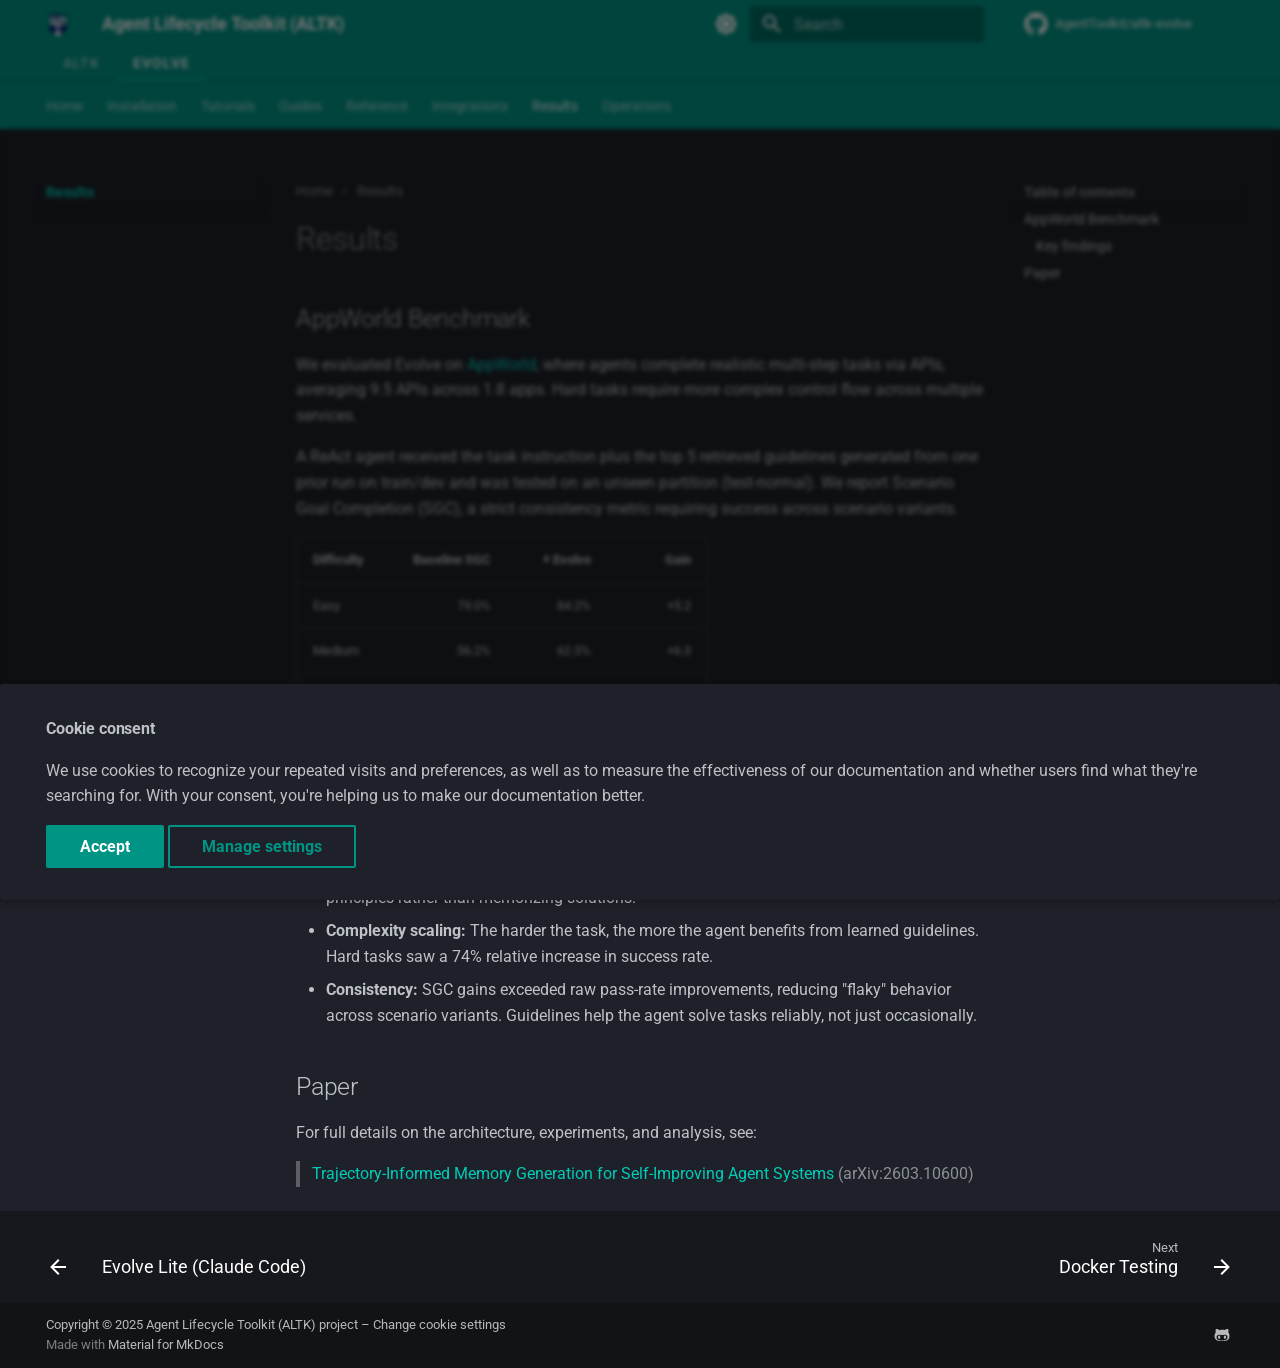
<file: results/index.html>
<!doctype html>
<html lang="en" class="no-js">
  <head>
    
      <meta charset="utf-8">
      <meta name="viewport" content="width=device-width,initial-scale=1">
      
        <meta name="description" content="Evolve is a component in the Agent Lifecycle Toolkit (ALTK) that gives agent builders the ability to iteratively improve their agents by learning from previous trajectories.">
      
      
      
        <link rel="canonical" href="https://agenttoolkit.github.io/evolve/results/">
      
      
        <link rel="prev" href="../integrations/claude/evolve-lite/">
      
      
        <link rel="next" href="../operations/docker-testing/">
      
      
        
      
      
      <link rel="icon" href="../assets/logo-32x32.png">
      <meta name="generator" content="mkdocs-1.6.1, mkdocs-material-9.7.6">
    
    
      
        <title>Benchmarks - Agent Lifecycle Toolkit (ALTK)</title>
      
    
    

      <link rel="stylesheet" href="../assets/stylesheets/main.484c7ddc.min.css">
      
        
        <link rel="stylesheet" href="../assets/stylesheets/palette.ab4e12ef.min.css">
      
      


    
<style>
  github-repo-card {
    max-width: 800px;
    --ghrc-radius-lg: .1rem;
    --ghrc-border: var(--md-primary-fg-color);
    --ghrc-border-width: .1rem;
  }
</style>

    
      
    
    
      
        
        
        <link rel="preconnect" href="https://fonts.gstatic.com" crossorigin>
        <link rel="stylesheet" href="https://fonts.googleapis.com/css?family=Roboto:300,300i,400,400i,700,700i%7CRoboto+Mono:400,400i,700,700i&display=fallback">
        <style>:root{--md-text-font:"Roboto";--md-code-font:"Roboto Mono"}</style>
      
    
    
      <link rel="stylesheet" href="../stylesheets/extra.css">
    
    <script>__md_scope=new URL("..",location),__md_hash=e=>[...e].reduce(((e,_)=>(e<<5)-e+_.charCodeAt(0)),0),__md_get=(e,_=localStorage,t=__md_scope)=>JSON.parse(_.getItem(t.pathname+"."+e)),__md_set=(e,_,t=localStorage,a=__md_scope)=>{try{t.setItem(a.pathname+"."+e,JSON.stringify(_))}catch(e){}}</script>
    
      
  


  
  

<script id="__analytics">function __md_analytics(){function e(){dataLayer.push(arguments)}window.dataLayer=window.dataLayer||[],e("js",new Date),e("config",""),document.addEventListener("DOMContentLoaded",(function(){document.forms.search&&document.forms.search.query.addEventListener("blur",(function(){this.value&&e("event","search",{search_term:this.value})}));document$.subscribe((function(){var t=document.forms.feedback;if(void 0!==t)for(var a of t.querySelectorAll("[type=submit]"))a.addEventListener("click",(function(a){a.preventDefault();var n=document.location.pathname,d=this.getAttribute("data-md-value");e("event","feedback",{page:n,data:d}),t.firstElementChild.disabled=!0;var r=t.querySelector(".md-feedback__note [data-md-value='"+d+"']");r&&(r.hidden=!1)})),t.hidden=!1})),location$.subscribe((function(t){e("config","",{page_path:t.pathname})}))}));var t=document.createElement("script");t.async=!0,t.src="https://www.googletagmanager.com/gtag/js?id=",document.getElementById("__analytics").insertAdjacentElement("afterEnd",t)}</script>
  
    <script>if("undefined"!=typeof __md_analytics){var consent=__md_get("__consent");consent&&consent.analytics&&__md_analytics()}</script>
  

    
    
  </head>
  
  
    
    
      
    
    
    
    
    <body dir="ltr" data-md-color-scheme="slate" data-md-color-primary="teal" data-md-color-accent="teal">
  
    
    <input class="md-toggle" data-md-toggle="drawer" type="checkbox" id="__drawer" autocomplete="off">
    <input class="md-toggle" data-md-toggle="search" type="checkbox" id="__search" autocomplete="off">
    <label class="md-overlay" for="__drawer"></label>
    <div data-md-component="skip">
      
        
        <a href="#results" class="md-skip">
          Skip to content
        </a>
      
    </div>
    <div data-md-component="announce">
      
    </div>
    
    
      

<header class="md-header" data-md-component="header">
  <nav class="md-header__inner md-grid" aria-label="Header">
    <a href=".." title="Agent Lifecycle Toolkit (ALTK)" class="md-header__button md-logo" aria-label="Agent Lifecycle Toolkit (ALTK)" data-md-component="logo">
      
  <img src="../assets/logo-512x512.png" alt="logo">

    </a>
    <label class="md-header__button md-icon" for="__drawer">
      
      <svg xmlns="http://www.w3.org/2000/svg" viewBox="0 0 24 24"><path d="M3 6h18v2H3zm0 5h18v2H3zm0 5h18v2H3z"/></svg>
    </label>
    <div class="md-header__title" data-md-component="header-title">
      <div class="md-header__ellipsis">
        <div class="md-header__topic">
          <span class="md-ellipsis">
            Agent Lifecycle Toolkit (ALTK)
          </span>
        </div>
        <div class="md-header__topic" data-md-component="header-topic">
          <span class="md-ellipsis">
            
              Benchmarks
            
          </span>
        </div>
      </div>
    </div>
    
      
        <form class="md-header__option" data-md-component="palette">
  
    
    
    
    <input class="md-option" data-md-color-media="" data-md-color-scheme="slate" data-md-color-primary="teal" data-md-color-accent="teal"  aria-label="Switch to light mode"  type="radio" name="__palette" id="__palette_0">
    
      <label class="md-header__button md-icon" title="Switch to light mode" for="__palette_1" hidden>
        <svg xmlns="http://www.w3.org/2000/svg" viewBox="0 0 24 24"><path d="M12 8a4 4 0 0 0-4 4 4 4 0 0 0 4 4 4 4 0 0 0 4-4 4 4 0 0 0-4-4m0 10a6 6 0 0 1-6-6 6 6 0 0 1 6-6 6 6 0 0 1 6 6 6 6 0 0 1-6 6m8-9.31V4h-4.69L12 .69 8.69 4H4v4.69L.69 12 4 15.31V20h4.69L12 23.31 15.31 20H20v-4.69L23.31 12z"/></svg>
      </label>
    
  
    
    
    
    <input class="md-option" data-md-color-media="(prefers-color-scheme: light)" data-md-color-scheme="default" data-md-color-primary="teal" data-md-color-accent="teal"  aria-label="Switch to dark mode"  type="radio" name="__palette" id="__palette_1">
    
      <label class="md-header__button md-icon" title="Switch to dark mode" for="__palette_2" hidden>
        <svg xmlns="http://www.w3.org/2000/svg" viewBox="0 0 24 24"><path d="M12 18c-.89 0-1.74-.2-2.5-.55C11.56 16.5 13 14.42 13 12s-1.44-4.5-3.5-5.45C10.26 6.2 11.11 6 12 6a6 6 0 0 1 6 6 6 6 0 0 1-6 6m8-9.31V4h-4.69L12 .69 8.69 4H4v4.69L.69 12 4 15.31V20h4.69L12 23.31 15.31 20H20v-4.69L23.31 12z"/></svg>
      </label>
    
  
    
    
    
    <input class="md-option" data-md-color-media="(prefers-color-scheme: dark)" data-md-color-scheme="slate" data-md-color-primary="teal" data-md-color-accent="teal"  aria-label="Switch to system preference"  type="radio" name="__palette" id="__palette_2">
    
      <label class="md-header__button md-icon" title="Switch to system preference" for="__palette_0" hidden>
        <svg xmlns="http://www.w3.org/2000/svg" viewBox="0 0 24 24"><path d="m14.3 16-.7-2h-3.2l-.7 2H7.8L11 7h2l3.2 9zM20 8.69V4h-4.69L12 .69 8.69 4H4v4.69L.69 12 4 15.31V20h4.69L12 23.31 15.31 20H20v-4.69L23.31 12zm-9.15 3.96h2.3L12 9z"/></svg>
      </label>
    
  
</form>
      
    
    
      <script>var palette=__md_get("__palette");if(palette&&palette.color){if("(prefers-color-scheme)"===palette.color.media){var media=matchMedia("(prefers-color-scheme: light)"),input=document.querySelector(media.matches?"[data-md-color-media='(prefers-color-scheme: light)']":"[data-md-color-media='(prefers-color-scheme: dark)']");palette.color.media=input.getAttribute("data-md-color-media"),palette.color.scheme=input.getAttribute("data-md-color-scheme"),palette.color.primary=input.getAttribute("data-md-color-primary"),palette.color.accent=input.getAttribute("data-md-color-accent")}for(var[key,value]of Object.entries(palette.color))document.body.setAttribute("data-md-color-"+key,value)}</script>
    
    
    
      
      
        <label class="md-header__button md-icon" for="__search">
          
          <svg xmlns="http://www.w3.org/2000/svg" viewBox="0 0 24 24"><path d="M9.5 3A6.5 6.5 0 0 1 16 9.5c0 1.61-.59 3.09-1.56 4.23l.27.27h.79l5 5-1.5 1.5-5-5v-.79l-.27-.27A6.52 6.52 0 0 1 9.5 16 6.5 6.5 0 0 1 3 9.5 6.5 6.5 0 0 1 9.5 3m0 2C7 5 5 7 5 9.5S7 14 9.5 14 14 12 14 9.5 12 5 9.5 5"/></svg>
        </label>
        <div class="md-search" data-md-component="search" role="dialog">
  <label class="md-search__overlay" for="__search"></label>
  <div class="md-search__inner" role="search">
    <form class="md-search__form" name="search">
      <input type="text" class="md-search__input" name="query" aria-label="Search" placeholder="Search" autocapitalize="off" autocorrect="off" autocomplete="off" spellcheck="false" data-md-component="search-query" required>
      <label class="md-search__icon md-icon" for="__search">
        
        <svg xmlns="http://www.w3.org/2000/svg" viewBox="0 0 24 24"><path d="M9.5 3A6.5 6.5 0 0 1 16 9.5c0 1.61-.59 3.09-1.56 4.23l.27.27h.79l5 5-1.5 1.5-5-5v-.79l-.27-.27A6.52 6.52 0 0 1 9.5 16 6.5 6.5 0 0 1 3 9.5 6.5 6.5 0 0 1 9.5 3m0 2C7 5 5 7 5 9.5S7 14 9.5 14 14 12 14 9.5 12 5 9.5 5"/></svg>
        
        <svg xmlns="http://www.w3.org/2000/svg" viewBox="0 0 24 24"><path d="M20 11v2H8l5.5 5.5-1.42 1.42L4.16 12l7.92-7.92L13.5 5.5 8 11z"/></svg>
      </label>
      <nav class="md-search__options" aria-label="Search">
        
        <button type="reset" class="md-search__icon md-icon" title="Clear" aria-label="Clear" tabindex="-1">
          
          <svg xmlns="http://www.w3.org/2000/svg" viewBox="0 0 24 24"><path d="M19 6.41 17.59 5 12 10.59 6.41 5 5 6.41 10.59 12 5 17.59 6.41 19 12 13.41 17.59 19 19 17.59 13.41 12z"/></svg>
        </button>
      </nav>
      
        <div class="md-search__suggest" data-md-component="search-suggest"></div>
      
    </form>
    <div class="md-search__output">
      <div class="md-search__scrollwrap" tabindex="0" data-md-scrollfix>
        <div class="md-search-result" data-md-component="search-result">
          <div class="md-search-result__meta">
            Initializing search
          </div>
          <ol class="md-search-result__list" role="presentation"></ol>
        </div>
      </div>
    </div>
  </div>
</div>
      
    
    
      <div class="md-header__source">
        <a href="https://github.com/AgentToolkit/altk-evolve" title="Go to repository" class="md-source" data-md-component="source">
  <div class="md-source__icon md-icon">
    
    <svg xmlns="http://www.w3.org/2000/svg" viewBox="0 0 512 512"><!--! Font Awesome Free 7.1.0 by @fontawesome - https://fontawesome.com License - https://fontawesome.com/license/free (Icons: CC BY 4.0, Fonts: SIL OFL 1.1, Code: MIT License) Copyright 2025 Fonticons, Inc.--><path d="M173.9 397.4c0 2-2.3 3.6-5.2 3.6-3.3.3-5.6-1.3-5.6-3.6 0-2 2.3-3.6 5.2-3.6 3-.3 5.6 1.3 5.6 3.6m-31.1-4.5c-.7 2 1.3 4.3 4.3 4.9 2.6 1 5.6 0 6.2-2s-1.3-4.3-4.3-5.2c-2.6-.7-5.5.3-6.2 2.3m44.2-1.7c-2.9.7-4.9 2.6-4.6 4.9.3 2 2.9 3.3 5.9 2.6 2.9-.7 4.9-2.6 4.6-4.6-.3-1.9-3-3.2-5.9-2.9M252.8 8C114.1 8 8 113.3 8 252c0 110.9 69.8 205.8 169.5 239.2 12.8 2.3 17.3-5.6 17.3-12.1 0-6.2-.3-40.4-.3-61.4 0 0-70 15-84.7-29.8 0 0-11.4-29.1-27.8-36.6 0 0-22.9-15.7 1.6-15.4 0 0 24.9 2 38.6 25.8 21.9 38.6 58.6 27.5 72.9 20.9 2.3-16 8.8-27.1 16-33.7-55.9-6.2-112.3-14.3-112.3-110.5 0-27.5 7.6-41.3 23.6-58.9-2.6-6.5-11.1-33.3 2.6-67.9 20.9-6.5 69 27 69 27 20-5.6 41.5-8.5 62.8-8.5s42.8 2.9 62.8 8.5c0 0 48.1-33.6 69-27 13.7 34.7 5.2 61.4 2.6 67.9 16 17.7 25.8 31.5 25.8 58.9 0 96.5-58.9 104.2-114.8 110.5 9.2 7.9 17 22.9 17 46.4 0 33.7-.3 75.4-.3 83.6 0 6.5 4.6 14.4 17.3 12.1C436.2 457.8 504 362.9 504 252 504 113.3 391.5 8 252.8 8M105.2 352.9c-1.3 1-1 3.3.7 5.2 1.6 1.6 3.9 2.3 5.2 1 1.3-1 1-3.3-.7-5.2-1.6-1.6-3.9-2.3-5.2-1m-10.8-8.1c-.7 1.3.3 2.9 2.3 3.9 1.6 1 3.6.7 4.3-.7.7-1.3-.3-2.9-2.3-3.9-2-.6-3.6-.3-4.3.7m32.4 35.6c-1.6 1.3-1 4.3 1.3 6.2 2.3 2.3 5.2 2.6 6.5 1 1.3-1.3.7-4.3-1.3-6.2-2.2-2.3-5.2-2.6-6.5-1m-11.4-14.7c-1.6 1-1.6 3.6 0 5.9s4.3 3.3 5.6 2.3c1.6-1.3 1.6-3.9 0-6.2-1.4-2.3-4-3.3-5.6-2"/></svg>
  </div>
  <div class="md-source__repository">
    AgentToolkit/altk-evolve
  </div>
</a>
      </div>
    
  </nav>
  
</header>
    
    <div class="md-container" data-md-component="container">
      
      


<nav class="project-nav" aria-label="Project navigation">
  <div class="project-nav__inner md-grid">
    
    <a href="https://agenttoolkit.github.io/altk-main/"
       class="project-nav__item"
       target="_self" rel="noopener noreferrer"
       aria-current="false">
      
      ALTK
    </a>
    
    <a href="https://agenttoolkit.github.io/altk-evolve/"
       class="project-nav__item project-nav__item--active"
       
       aria-current="page">
      
      Evolve
    </a>
    
  </div>
</nav>


        
          
            
<nav class="md-tabs" aria-label="Tabs" data-md-component="tabs">
  <div class="md-grid">
    <ul class="md-tabs__list">
      
        
  
  
  
  
    <li class="md-tabs__item">
      <a href=".." class="md-tabs__link">
        
  
  
    
  
  Home

      </a>
    </li>
  

      
        
  
  
  
  
    <li class="md-tabs__item">
      <a href="../installation/" class="md-tabs__link">
        
  
  
    
  
  Installation

      </a>
    </li>
  

      
        
  
  
  
  
    
    
      <li class="md-tabs__item">
        <a href="../tutorials/" class="md-tabs__link">
          
  
  
    
  
  Tutorials

        </a>
      </li>
    
  

      
        
  
  
  
  
    
    
      <li class="md-tabs__item">
        <a href="../guides/configuration/" class="md-tabs__link">
          
  
  
    
  
  Guides

        </a>
      </li>
    
  

      
        
  
  
  
  
    
    
      <li class="md-tabs__item">
        <a href="../reference/cli/" class="md-tabs__link">
          
  
  
    
  
  Reference

        </a>
      </li>
    
  

      
        
  
  
  
  
    
    
      <li class="md-tabs__item">
        <a href="../integrations/claude/evolve-lite/" class="md-tabs__link">
          
  
  
    
  
  Integrations

        </a>
      </li>
    
  

      
        
  
  
  
    
  
  
    
    
      <li class="md-tabs__item md-tabs__item--active">
        <a href="./" class="md-tabs__link">
          
  
  
    
  
  Results

        </a>
      </li>
    
  

      
        
  
  
  
  
    
    
      <li class="md-tabs__item">
        <a href="../operations/docker-testing/" class="md-tabs__link">
          
  
  
    
  
  Operations

        </a>
      </li>
    
  

      
    </ul>
  </div>
</nav>
          
        
      

      <main class="md-main" data-md-component="main">
        <div class="md-main__inner md-grid">
          
            
              
              <div class="md-sidebar md-sidebar--primary" data-md-component="sidebar" data-md-type="navigation" >
                <div class="md-sidebar__scrollwrap">
                  <div class="md-sidebar__inner">
                    


  


<nav class="md-nav md-nav--primary md-nav--lifted" aria-label="Navigation" data-md-level="0">
  <label class="md-nav__title" for="__drawer">
    <a href=".." title="Agent Lifecycle Toolkit (ALTK)" class="md-nav__button md-logo" aria-label="Agent Lifecycle Toolkit (ALTK)" data-md-component="logo">
      
  <img src="../assets/logo-512x512.png" alt="logo">

    </a>
    Agent Lifecycle Toolkit (ALTK)
  </label>
  
    <div class="md-nav__source">
      <a href="https://github.com/AgentToolkit/altk-evolve" title="Go to repository" class="md-source" data-md-component="source">
  <div class="md-source__icon md-icon">
    
    <svg xmlns="http://www.w3.org/2000/svg" viewBox="0 0 512 512"><!--! Font Awesome Free 7.1.0 by @fontawesome - https://fontawesome.com License - https://fontawesome.com/license/free (Icons: CC BY 4.0, Fonts: SIL OFL 1.1, Code: MIT License) Copyright 2025 Fonticons, Inc.--><path d="M173.9 397.4c0 2-2.3 3.6-5.2 3.6-3.3.3-5.6-1.3-5.6-3.6 0-2 2.3-3.6 5.2-3.6 3-.3 5.6 1.3 5.6 3.6m-31.1-4.5c-.7 2 1.3 4.3 4.3 4.9 2.6 1 5.6 0 6.2-2s-1.3-4.3-4.3-5.2c-2.6-.7-5.5.3-6.2 2.3m44.2-1.7c-2.9.7-4.9 2.6-4.6 4.9.3 2 2.9 3.3 5.9 2.6 2.9-.7 4.9-2.6 4.6-4.6-.3-1.9-3-3.2-5.9-2.9M252.8 8C114.1 8 8 113.3 8 252c0 110.9 69.8 205.8 169.5 239.2 12.8 2.3 17.3-5.6 17.3-12.1 0-6.2-.3-40.4-.3-61.4 0 0-70 15-84.7-29.8 0 0-11.4-29.1-27.8-36.6 0 0-22.9-15.7 1.6-15.4 0 0 24.9 2 38.6 25.8 21.9 38.6 58.6 27.5 72.9 20.9 2.3-16 8.8-27.1 16-33.7-55.9-6.2-112.3-14.3-112.3-110.5 0-27.5 7.6-41.3 23.6-58.9-2.6-6.5-11.1-33.3 2.6-67.9 20.9-6.5 69 27 69 27 20-5.6 41.5-8.5 62.8-8.5s42.8 2.9 62.8 8.5c0 0 48.1-33.6 69-27 13.7 34.7 5.2 61.4 2.6 67.9 16 17.7 25.8 31.5 25.8 58.9 0 96.5-58.9 104.2-114.8 110.5 9.2 7.9 17 22.9 17 46.4 0 33.7-.3 75.4-.3 83.6 0 6.5 4.6 14.4 17.3 12.1C436.2 457.8 504 362.9 504 252 504 113.3 391.5 8 252.8 8M105.2 352.9c-1.3 1-1 3.3.7 5.2 1.6 1.6 3.9 2.3 5.2 1 1.3-1 1-3.3-.7-5.2-1.6-1.6-3.9-2.3-5.2-1m-10.8-8.1c-.7 1.3.3 2.9 2.3 3.9 1.6 1 3.6.7 4.3-.7.7-1.3-.3-2.9-2.3-3.9-2-.6-3.6-.3-4.3.7m32.4 35.6c-1.6 1.3-1 4.3 1.3 6.2 2.3 2.3 5.2 2.6 6.5 1 1.3-1.3.7-4.3-1.3-6.2-2.2-2.3-5.2-2.6-6.5-1m-11.4-14.7c-1.6 1-1.6 3.6 0 5.9s4.3 3.3 5.6 2.3c1.6-1.3 1.6-3.9 0-6.2-1.4-2.3-4-3.3-5.6-2"/></svg>
  </div>
  <div class="md-source__repository">
    AgentToolkit/altk-evolve
  </div>
</a>
    </div>
  
  <ul class="md-nav__list" data-md-scrollfix>
    
      
      
  
  
  
  
    <li class="md-nav__item">
      <a href=".." class="md-nav__link">
        
  
  
  <span class="md-ellipsis">
    
  
    Home
  

    
  </span>
  
  

      </a>
    </li>
  

    
      
      
  
  
  
  
    <li class="md-nav__item">
      <a href="../installation/" class="md-nav__link">
        
  
  
  <span class="md-ellipsis">
    
  
    Installation
  

    
  </span>
  
  

      </a>
    </li>
  

    
      
      
  
  
  
  
    
    
      
        
          
        
      
        
      
        
      
        
      
        
      
    
    
    
      
      
        
      
    
    
    <li class="md-nav__item md-nav__item--nested">
      
        
        
        <input class="md-nav__toggle md-toggle " type="checkbox" id="__nav_3" >
        
          
          <div class="md-nav__link md-nav__container">
            <a href="../tutorials/" class="md-nav__link ">
              
  
  
  <span class="md-ellipsis">
    
  
    Tutorials
  

    
  </span>
  
  

            </a>
            
              
              <label class="md-nav__link " for="__nav_3" id="__nav_3_label" tabindex="0">
                <span class="md-nav__icon md-icon"></span>
              </label>
            
          </div>
        
        <nav class="md-nav" data-md-level="1" aria-labelledby="__nav_3_label" aria-expanded="false">
          <label class="md-nav__title" for="__nav_3">
            <span class="md-nav__icon md-icon"></span>
            
  
    Tutorials
  

          </label>
          <ul class="md-nav__list" data-md-scrollfix>
            
              
            
              
                
  
  
  
  
    <li class="md-nav__item">
      <a href="../examples/hello_world/bob/" class="md-nav__link">
        
  
  
  <span class="md-ellipsis">
    
  
    Starter Example (IBM Bob)
  

    
  </span>
  
  

      </a>
    </li>
  

              
            
              
                
  
  
  
  
    <li class="md-nav__item">
      <a href="../examples/hello_world/claude/" class="md-nav__link">
        
  
  
  <span class="md-ellipsis">
    
  
    Starter Example (Claude Code)
  

    
  </span>
  
  

      </a>
    </li>
  

              
            
              
                
  
  
  
  
    <li class="md-nav__item">
      <a href="../examples/hello_world/codex/" class="md-nav__link">
        
  
  
  <span class="md-ellipsis">
    
  
    Starter Example (Codex)
  

    
  </span>
  
  

      </a>
    </li>
  

              
            
              
                
  
  
  
  
    <li class="md-nav__item">
      <a href="../tutorials/guidelines-loop/" class="md-nav__link">
        
  
  
  <span class="md-ellipsis">
    
  
    Starter Example (Evolving Agent Loop)
  

    
  </span>
  
  

      </a>
    </li>
  

              
            
          </ul>
        </nav>
      
    </li>
  

    
      
      
  
  
  
  
    
    
      
        
      
        
      
        
      
        
      
        
      
        
      
        
      
    
    
    
      
      
        
      
    
    
    <li class="md-nav__item md-nav__item--nested">
      
        
        
        <input class="md-nav__toggle md-toggle " type="checkbox" id="__nav_4" >
        
          
          <label class="md-nav__link" for="__nav_4" id="__nav_4_label" tabindex="0">
            
  
  
  <span class="md-ellipsis">
    
  
    Guides
  

    
  </span>
  
  

            <span class="md-nav__icon md-icon"></span>
          </label>
        
        <nav class="md-nav" data-md-level="1" aria-labelledby="__nav_4_label" aria-expanded="false">
          <label class="md-nav__title" for="__nav_4">
            <span class="md-nav__icon md-icon"></span>
            
  
    Guides
  

          </label>
          <ul class="md-nav__list" data-md-scrollfix>
            
              
                
  
  
  
  
    <li class="md-nav__item">
      <a href="../guides/configuration/" class="md-nav__link">
        
  
  
  <span class="md-ellipsis">
    
  
    Configuration
  

    
  </span>
  
  

      </a>
    </li>
  

              
            
              
                
  
  
  
  
    <li class="md-nav__item">
      <a href="../guides/guidelines/" class="md-nav__link">
        
  
  
  <span class="md-ellipsis">
    
  
    Enabling Guidelines
  

    
  </span>
  
  

      </a>
    </li>
  

              
            
              
                
  
  
  
  
    <li class="md-nav__item">
      <a href="../guides/low-code-tracing/" class="md-nav__link">
        
  
  
  <span class="md-ellipsis">
    
  
    Low-Code Tracing
  

    
  </span>
  
  

      </a>
    </li>
  

              
            
              
                
  
  
  
  
    <li class="md-nav__item">
      <a href="../guides/phoenix-sync/" class="md-nav__link">
        
  
  
  <span class="md-ellipsis">
    
  
    Phoenix Sync
  

    
  </span>
  
  

      </a>
    </li>
  

              
            
              
                
  
  
  
  
    <li class="md-nav__item">
      <a href="../guides/extract-trajectories/" class="md-nav__link">
        
  
  
  <span class="md-ellipsis">
    
  
    Extract Trajectories
  

    
  </span>
  
  

      </a>
    </li>
  

              
            
              
                
  
  
  
  
    <li class="md-nav__item">
      <a href="../guides/memory-hooks/" class="md-nav__link">
        
  
  
  <span class="md-ellipsis">
    
  
    Memory Hooks
  

    
  </span>
  
  

      </a>
    </li>
  

              
            
              
                
  
  
  
  
    <li class="md-nav__item">
      <a href="../guides/retention/" class="md-nav__link">
        
  
  
  <span class="md-ellipsis">
    
  
    Data Retention
  

    
  </span>
  
  

      </a>
    </li>
  

              
            
          </ul>
        </nav>
      
    </li>
  

    
      
      
  
  
  
  
    
    
      
        
      
        
      
    
    
    
      
      
        
      
    
    
    <li class="md-nav__item md-nav__item--nested">
      
        
        
        <input class="md-nav__toggle md-toggle " type="checkbox" id="__nav_5" >
        
          
          <label class="md-nav__link" for="__nav_5" id="__nav_5_label" tabindex="0">
            
  
  
  <span class="md-ellipsis">
    
  
    Reference
  

    
  </span>
  
  

            <span class="md-nav__icon md-icon"></span>
          </label>
        
        <nav class="md-nav" data-md-level="1" aria-labelledby="__nav_5_label" aria-expanded="false">
          <label class="md-nav__title" for="__nav_5">
            <span class="md-nav__icon md-icon"></span>
            
  
    Reference
  

          </label>
          <ul class="md-nav__list" data-md-scrollfix>
            
              
                
  
  
  
  
    <li class="md-nav__item">
      <a href="../reference/cli/" class="md-nav__link">
        
  
  
  <span class="md-ellipsis">
    
  
    CLI
  

    
  </span>
  
  

      </a>
    </li>
  

              
            
              
                
  
  
  
  
    <li class="md-nav__item">
      <a href="../reference/policies/" class="md-nav__link">
        
  
  
  <span class="md-ellipsis">
    
  
    Policies
  

    
  </span>
  
  

      </a>
    </li>
  

              
            
          </ul>
        </nav>
      
    </li>
  

    
      
      
  
  
  
  
    
    
      
        
      
    
    
    
      
      
        
      
    
    
    <li class="md-nav__item md-nav__item--nested">
      
        
        
        <input class="md-nav__toggle md-toggle " type="checkbox" id="__nav_6" >
        
          
          <label class="md-nav__link" for="__nav_6" id="__nav_6_label" tabindex="0">
            
  
  
  <span class="md-ellipsis">
    
  
    Integrations
  

    
  </span>
  
  

            <span class="md-nav__icon md-icon"></span>
          </label>
        
        <nav class="md-nav" data-md-level="1" aria-labelledby="__nav_6_label" aria-expanded="false">
          <label class="md-nav__title" for="__nav_6">
            <span class="md-nav__icon md-icon"></span>
            
  
    Integrations
  

          </label>
          <ul class="md-nav__list" data-md-scrollfix>
            
              
                
  
  
  
  
    <li class="md-nav__item">
      <a href="../integrations/claude/evolve-lite/" class="md-nav__link">
        
  
  
  <span class="md-ellipsis">
    
  
    Evolve Lite (Claude Code)
  

    
  </span>
  
  

      </a>
    </li>
  

              
            
          </ul>
        </nav>
      
    </li>
  

    
      
      
  
  
    
  
  
  
    
    
      
        
          
        
      
    
    
    
      
        
        
      
      
        
      
    
    
    <li class="md-nav__item md-nav__item--active md-nav__item--section md-nav__item--nested">
      
        
        
        <input class="md-nav__toggle md-toggle " type="checkbox" id="__nav_7" checked>
        
          
          <div class="md-nav__link md-nav__container">
            <a href="./" class="md-nav__link md-nav__link--active">
              
  
  
  <span class="md-ellipsis">
    
  
    Results
  

    
  </span>
  
  

            </a>
            
          </div>
        
        <nav class="md-nav" data-md-level="1" aria-labelledby="__nav_7_label" aria-expanded="true">
          <label class="md-nav__title" for="__nav_7">
            <span class="md-nav__icon md-icon"></span>
            
  
    Results
  

          </label>
          <ul class="md-nav__list" data-md-scrollfix>
            
              
            
          </ul>
        </nav>
      
    </li>
  

    
      
      
  
  
  
  
    
    
      
        
      
    
    
    
      
      
        
      
    
    
    <li class="md-nav__item md-nav__item--nested">
      
        
        
        <input class="md-nav__toggle md-toggle " type="checkbox" id="__nav_8" >
        
          
          <label class="md-nav__link" for="__nav_8" id="__nav_8_label" tabindex="0">
            
  
  
  <span class="md-ellipsis">
    
  
    Operations
  

    
  </span>
  
  

            <span class="md-nav__icon md-icon"></span>
          </label>
        
        <nav class="md-nav" data-md-level="1" aria-labelledby="__nav_8_label" aria-expanded="false">
          <label class="md-nav__title" for="__nav_8">
            <span class="md-nav__icon md-icon"></span>
            
  
    Operations
  

          </label>
          <ul class="md-nav__list" data-md-scrollfix>
            
              
                
  
  
  
  
    <li class="md-nav__item">
      <a href="../operations/docker-testing/" class="md-nav__link">
        
  
  
  <span class="md-ellipsis">
    
  
    Docker Testing
  

    
  </span>
  
  

      </a>
    </li>
  

              
            
          </ul>
        </nav>
      
    </li>
  

    
  </ul>
</nav>
                  </div>
                </div>
              </div>
            
            
              
              <div class="md-sidebar md-sidebar--secondary" data-md-component="sidebar" data-md-type="toc" >
                <div class="md-sidebar__scrollwrap">
                  <div class="md-sidebar__inner">
                    

<nav class="md-nav md-nav--secondary" aria-label="Table of contents">
  
  
  
    
  
  
    <label class="md-nav__title" for="__toc">
      <span class="md-nav__icon md-icon"></span>
      Table of contents
    </label>
    <ul class="md-nav__list" data-md-component="toc" data-md-scrollfix>
      
        <li class="md-nav__item">
  <a href="#appworld-benchmark" class="md-nav__link">
    <span class="md-ellipsis">
      
        AppWorld Benchmark
      
    </span>
  </a>
  
    <nav class="md-nav" aria-label="AppWorld Benchmark">
      <ul class="md-nav__list">
        
          <li class="md-nav__item">
  <a href="#key-findings" class="md-nav__link">
    <span class="md-ellipsis">
      
        Key findings
      
    </span>
  </a>
  
</li>
        
      </ul>
    </nav>
  
</li>
      
        <li class="md-nav__item">
  <a href="#paper" class="md-nav__link">
    <span class="md-ellipsis">
      
        Paper
      
    </span>
  </a>
  
</li>
      
    </ul>
  
</nav>
                  </div>
                </div>
              </div>
            
          
          
            <div class="md-content" data-md-component="content">
              
                



  


  <nav class="md-path" aria-label="Navigation" >
    <ol class="md-path__list">
      
        
  
  
    <li class="md-path__item">
      <a href=".." class="md-path__link">
        
  <span class="md-ellipsis">
    Home
  </span>

      </a>
    </li>
  

      
      
        
  
  
    
    
      <li class="md-path__item">
        <a href="./" class="md-path__link">
          
  <span class="md-ellipsis">
    Results
  </span>

        </a>
      </li>
    
  

      
    </ol>
  </nav>

              
              <article class="md-content__inner md-typeset">
                
                  


  
  


<h1 id="results">Results<a class="headerlink" href="#results" title="Permanent link">&para;</a></h1>
<h2 id="appworld-benchmark">AppWorld Benchmark<a class="headerlink" href="#appworld-benchmark" title="Permanent link">&para;</a></h2>
<p>We evaluated Evolve on <a href="https://appworld.dev">AppWorld</a>, where agents complete realistic multi-step tasks via APIs, averaging 9.5 APIs across 1.8 apps. Hard tasks require more complex control flow across multiple services.</p>
<p>A ReAct agent received the task instruction plus the top 5 retrieved guidelines generated from one prior run on train/dev and was tested on an unseen partition (test-normal). We report Scenario Goal Completion (SGC), a strict consistency metric requiring success across scenario variants.</p>
<table>
<thead>
<tr>
<th>Difficulty</th>
<th style="text-align: right;">Baseline SGC</th>
<th style="text-align: right;">+ Evolve</th>
<th style="text-align: right;">Gain</th>
</tr>
</thead>
<tbody>
<tr>
<td>Easy</td>
<td style="text-align: right;">79.0%</td>
<td style="text-align: right;">84.2%</td>
<td style="text-align: right;">+5.2</td>
</tr>
<tr>
<td>Medium</td>
<td style="text-align: right;">56.2%</td>
<td style="text-align: right;">62.5%</td>
<td style="text-align: right;">+6.3</td>
</tr>
<tr>
<td><strong>Hard</strong></td>
<td style="text-align: right;"><strong>19.1%</strong></td>
<td style="text-align: right;"><strong>33.3%</strong></td>
<td style="text-align: right;"><strong>+14.2</strong></td>
</tr>
<tr>
<td><strong>Aggregate</strong></td>
<td style="text-align: right;"><strong>50.0%</strong></td>
<td style="text-align: right;"><strong>58.9%</strong></td>
<td style="text-align: right;"><strong>+8.9</strong></td>
</tr>
</tbody>
</table>
<h3 id="key-findings">Key findings<a class="headerlink" href="#key-findings" title="Permanent link">&para;</a></h3>
<ul>
<li><strong>Generalization:</strong> The agent improves on unseen test tasks, showing it learns transferable principles rather than memorizing solutions.</li>
<li><strong>Complexity scaling:</strong> The harder the task, the more the agent benefits from learned guidelines. Hard tasks saw a 74% relative increase in success rate.</li>
<li><strong>Consistency:</strong> SGC gains exceeded raw pass-rate improvements, reducing "flaky" behavior across scenario variants. Guidelines help the agent solve tasks reliably, not just occasionally.</li>
</ul>
<h2 id="paper">Paper<a class="headerlink" href="#paper" title="Permanent link">&para;</a></h2>
<p>For full details on the architecture, experiments, and analysis, see:</p>
<blockquote>
<p><a href="https://arxiv.org/abs/2603.10600">Trajectory-Informed Memory Generation for Self-Improving Agent Systems</a> (arXiv:2603.10600)</p>
</blockquote>









  




                
              </article>
            </div>
          
          
  <script>var tabs=__md_get("__tabs");if(Array.isArray(tabs))e:for(var set of document.querySelectorAll(".tabbed-set")){var labels=set.querySelector(".tabbed-labels");for(var tab of tabs)for(var label of labels.getElementsByTagName("label"))if(label.innerText.trim()===tab){var input=document.getElementById(label.htmlFor);input.checked=!0;continue e}}</script>

<script>var target=document.getElementById(location.hash.slice(1));target&&target.name&&(target.checked=target.name.startsWith("__tabbed_"))</script>
        </div>
        
          <button type="button" class="md-top md-icon" data-md-component="top" hidden>
  
  <svg xmlns="http://www.w3.org/2000/svg" viewBox="0 0 24 24"><path d="M13 20h-2V8l-5.5 5.5-1.42-1.42L12 4.16l7.92 7.92-1.42 1.42L13 8z"/></svg>
  Back to top
</button>
        
      </main>
      
        <footer class="md-footer">
  
    
      
      <nav class="md-footer__inner md-grid" aria-label="Footer" >
        
          
          <a href="../integrations/claude/evolve-lite/" class="md-footer__link md-footer__link--prev" aria-label="Previous: Evolve Lite (Claude Code)">
            <div class="md-footer__button md-icon">
              
              <svg xmlns="http://www.w3.org/2000/svg" viewBox="0 0 24 24"><path d="M20 11v2H8l5.5 5.5-1.42 1.42L4.16 12l7.92-7.92L13.5 5.5 8 11z"/></svg>
            </div>
            <div class="md-footer__title">
              <span class="md-footer__direction">
                Previous
              </span>
              <div class="md-ellipsis">
                Evolve Lite (Claude Code)
              </div>
            </div>
          </a>
        
        
          
          <a href="../operations/docker-testing/" class="md-footer__link md-footer__link--next" aria-label="Next: Docker Testing">
            <div class="md-footer__title">
              <span class="md-footer__direction">
                Next
              </span>
              <div class="md-ellipsis">
                Docker Testing
              </div>
            </div>
            <div class="md-footer__button md-icon">
              
              <svg xmlns="http://www.w3.org/2000/svg" viewBox="0 0 24 24"><path d="M4 11v2h12l-5.5 5.5 1.42 1.42L19.84 12l-7.92-7.92L10.5 5.5 16 11z"/></svg>
            </div>
          </a>
        
      </nav>
    
  
  <div class="md-footer-meta md-typeset">
    <div class="md-footer-meta__inner md-grid">
      <div class="md-copyright">
  
    <div class="md-copyright__highlight">
      Copyright &copy; 2025 Agent Lifecycle Toolkit (ALTK) project – <a href="#__consent">Change cookie settings</a>

    </div>
  
  
    Made with
    <a href="https://squidfunk.github.io/mkdocs-material/" target="_blank" rel="noopener">
      Material for MkDocs
    </a>
  
</div>
      
        
<div class="md-social">
  
    
    
    
    
      
      
    
    <a href="https://github.com/AgentToolkit/altk-evolve" target="_blank" rel="noopener" title="github.com" class="md-social__link">
      <svg xmlns="http://www.w3.org/2000/svg" viewBox="0 0 512 512"><!--! Font Awesome Free 7.1.0 by @fontawesome - https://fontawesome.com License - https://fontawesome.com/license/free (Icons: CC BY 4.0, Fonts: SIL OFL 1.1, Code: MIT License) Copyright 2025 Fonticons, Inc.--><path d="M202.1 328.7c0 20.9-10.9 55.1-36.7 55.1s-36.7-34.2-36.7-55.1 10.9-55.1 36.7-55.1 36.7 34.2 36.7 55.1M496 278.2c0 31.9-3.2 65.7-17.5 95-37.9 76.6-142.1 74.8-216.7 74.8-75.8 0-186.2 2.7-225.6-74.8-14.6-29-20.2-63.1-20.2-95 0-41.9 13.9-81.5 41.5-113.6-5.2-15.8-7.7-32.4-7.7-48.8 0-21.5 4.9-32.3 14.6-51.8 45.3 0 74.3 9 108.8 36 29-6.9 58.8-10 88.7-10 27 0 54.2 2.9 80.4 9.2 34-26.7 63-35.2 107.8-35.2 9.8 19.5 14.6 30.3 14.6 51.8 0 16.4-2.6 32.7-7.7 48.2 27.5 32.4 39 72.3 39 114.2m-64.3 50.5c0-43.9-26.7-82.6-73.5-82.6-18.9 0-37 3.4-56 6-14.9 2.3-29.8 3.2-45.1 3.2-15.2 0-30.1-.9-45.1-3.2-18.7-2.6-37-6-56-6-46.8 0-73.5 38.7-73.5 82.6 0 87.8 80.4 101.3 150.4 101.3h48.2c70.3 0 150.6-13.4 150.6-101.3m-82.6-55.1c-25.8 0-36.7 34.2-36.7 55.1s10.9 55.1 36.7 55.1 36.7-34.2 36.7-55.1-10.9-55.1-36.7-55.1"/></svg>
    </a>
  
</div>
      
    </div>
  </div>
</footer>
      
    </div>
    <div class="md-dialog" data-md-component="dialog">
      <div class="md-dialog__inner md-typeset"></div>
    </div>
    
      <div class="md-progress" data-md-component="progress" role="progressbar"></div>
    
    
      <div class="md-consent" data-md-component="consent" id="__consent" hidden>
        <div class="md-consent__overlay"></div>
        <aside class="md-consent__inner">
          <form class="md-consent__form md-grid md-typeset" name="consent">
            


  


<h4>Cookie consent</h4>
<p>We use cookies to recognize your repeated visits and preferences, as well as to measure the effectiveness of our documentation and whether users find what they're searching for. With your consent, you're helping us to make our documentation better.</p>
<input class="md-toggle" type="checkbox" id="__settings" >
<div class="md-consent__settings">
  <ul class="task-list">
    
    
      
        
  
  
    
    
  
  <li class="task-list-item">
    <label class="task-list-control">
      <input type="checkbox" name="analytics" checked>
      <span class="task-list-indicator"></span>
      Google Analytics
    </label>
  </li>

      
    
    
      
        
  
  
    
    
  
  <li class="task-list-item">
    <label class="task-list-control">
      <input type="checkbox" name="github" checked>
      <span class="task-list-indicator"></span>
      GitHub
    </label>
  </li>

      
    
    
  </ul>
</div>
<div class="md-consent__controls">
  
    
      <button class="md-button md-button--primary">Accept</button>
    
    
    
  
    
    
    
      <label class="md-button" for="__settings">Manage settings</label>
    
  
</div>
          </form>
        </aside>
      </div>
      <script>var consent=__md_get("__consent");if(consent)for(var input of document.forms.consent.elements)input.name&&(input.checked=consent[input.name]||!1);else"file:"!==location.protocol&&setTimeout((function(){document.querySelector("[data-md-component=consent]").hidden=!1}),250);var form=document.forms.consent;for(var action of["submit","reset"])form.addEventListener(action,(function(e){if(e.preventDefault(),"reset"===e.type)for(var n of document.forms.consent.elements)n.name&&(n.checked=!1);__md_set("__consent",Object.fromEntries(Array.from(new FormData(form).keys()).map((function(e){return[e,!0]})))),location.hash="",location.reload()}))</script>
    
    
      
      
      <script id="__config" type="application/json">{"annotate": null, "base": "..", "features": ["content.tabs.link", "content.code.annotate", "content.code.copy", "content.tooltips", "announce.dismiss", "navigation.footer", "navigation.tabs", "navigation.indexes", "navigation.instant", "navigation.instant.prefetch", "navigation.instant.progress", "navigation.path", "navigation.sections", "navigation.top", "navigation.tracking", "search.suggest", "toc.follow"], "search": "../assets/javascripts/workers/search.2c215733.min.js", "tags": null, "translations": {"clipboard.copied": "Copied to clipboard", "clipboard.copy": "Copy to clipboard", "search.result.more.one": "1 more on this page", "search.result.more.other": "# more on this page", "search.result.none": "No matching documents", "search.result.one": "1 matching document", "search.result.other": "# matching documents", "search.result.placeholder": "Type to start searching", "search.result.term.missing": "Missing", "select.version": "Select version"}, "version": null}</script>
    
    

      <script src="../assets/javascripts/bundle.79ae519e.min.js"></script>
      
    
<script src="../components/github-repo-card.js"></script>
<script>
  (function () {
    function syncTheme() {
      const scheme = document.body.getAttribute("data-md-color-scheme");
      const theme = scheme === "slate" ? "dark" : "light";
      document.querySelectorAll("github-repo-card").forEach(function (card) {
        card.setAttribute("theme", theme);
      });
    }

    // Set on initial load
    syncTheme();

    // Re-sync whenever MkDocs changes the color scheme (palette toggle)
    new MutationObserver(syncTheme).observe(document.body, {
      attributes: true,
      attributeFilter: ["data-md-color-scheme"],
    });
  })();
</script>

  </body>
</html>
</file>
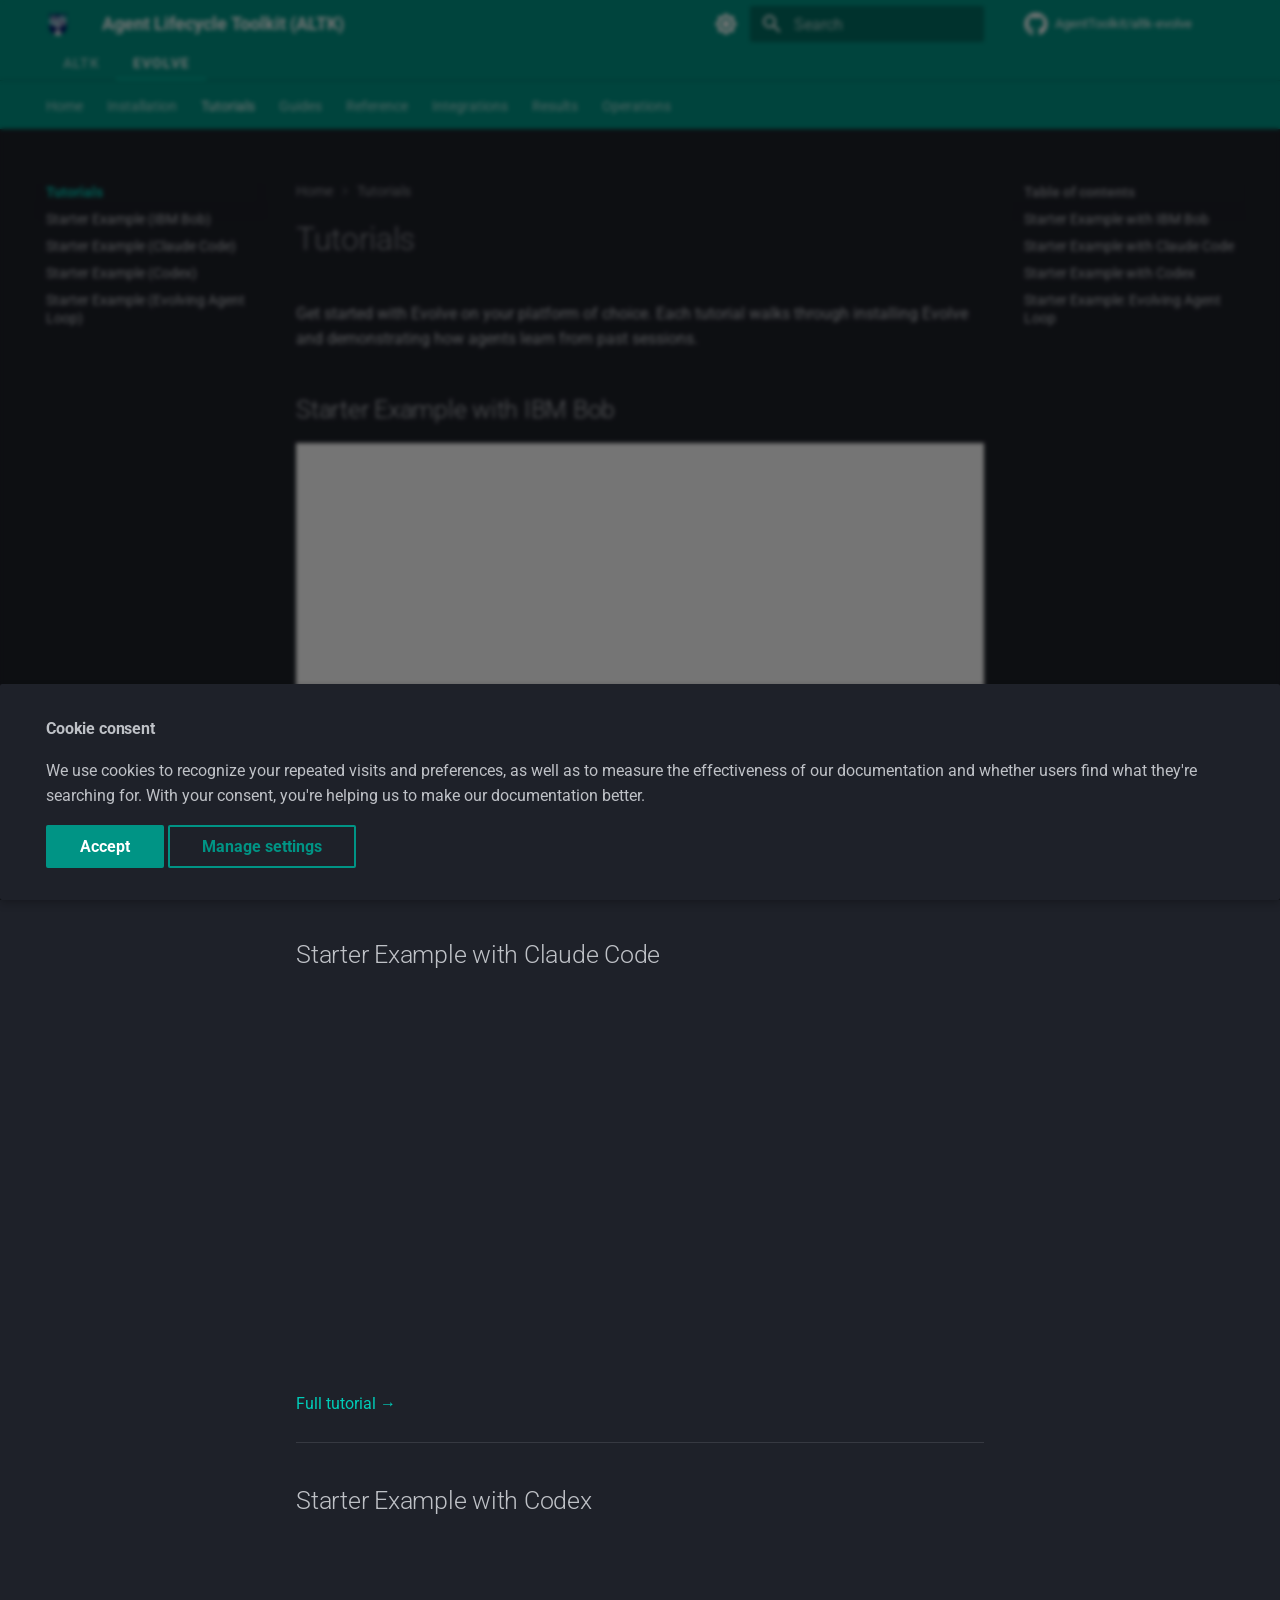
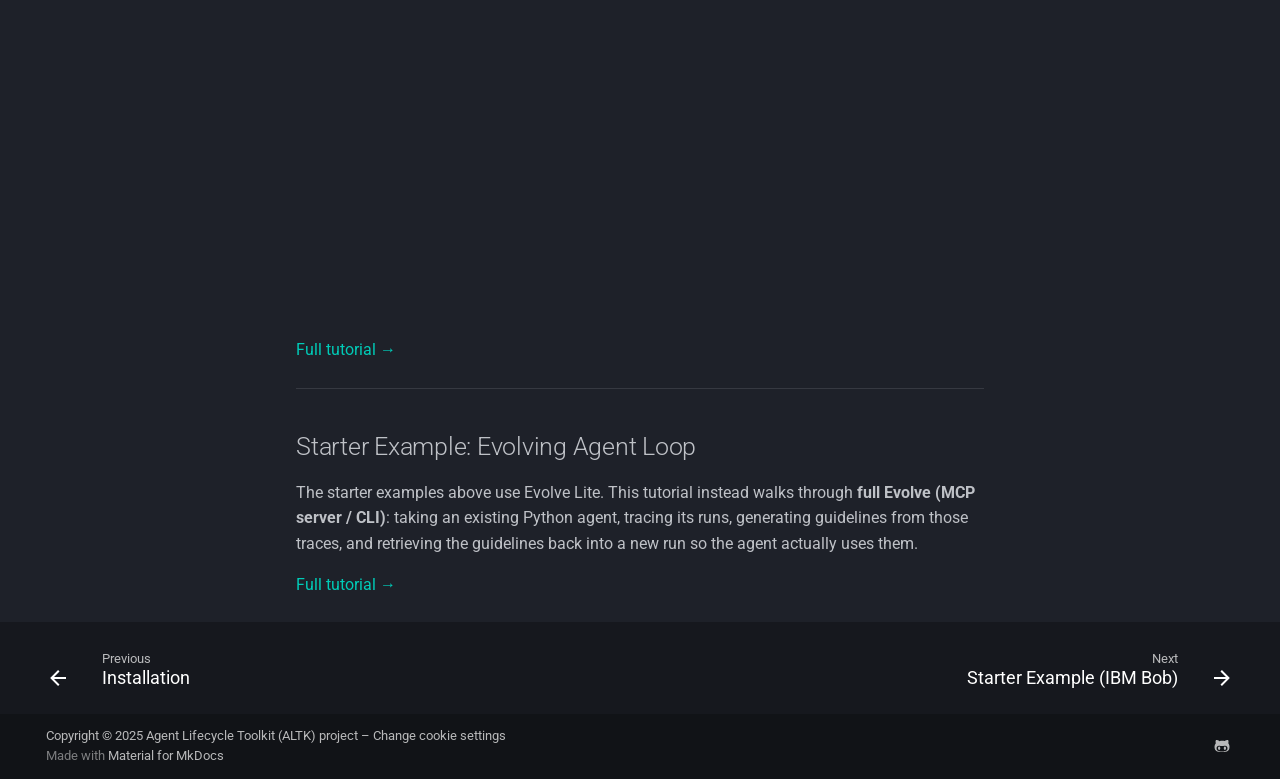
<file: tutorials/index.html>
<!doctype html>
<html lang="en" class="no-js">
  <head>
    
      <meta charset="utf-8">
      <meta name="viewport" content="width=device-width,initial-scale=1">
      
        <meta name="description" content="Evolve is a component in the Agent Lifecycle Toolkit (ALTK) that gives agent builders the ability to iteratively improve their agents by learning from previous trajectories.">
      
      
      
        <link rel="canonical" href="https://agenttoolkit.github.io/evolve/tutorials/">
      
      
        <link rel="prev" href="../installation/">
      
      
        <link rel="next" href="../examples/hello_world/bob/">
      
      
        
      
      
      <link rel="icon" href="../assets/logo-32x32.png">
      <meta name="generator" content="mkdocs-1.6.1, mkdocs-material-9.7.6">
    
    
      
        <title>Tutorials - Agent Lifecycle Toolkit (ALTK)</title>
      
    
    

      <link rel="stylesheet" href="../assets/stylesheets/main.484c7ddc.min.css">
      
        
        <link rel="stylesheet" href="../assets/stylesheets/palette.ab4e12ef.min.css">
      
      


    
<style>
  github-repo-card {
    max-width: 800px;
    --ghrc-radius-lg: .1rem;
    --ghrc-border: var(--md-primary-fg-color);
    --ghrc-border-width: .1rem;
  }
</style>

    
      
    
    
      
        
        
        <link rel="preconnect" href="https://fonts.gstatic.com" crossorigin>
        <link rel="stylesheet" href="https://fonts.googleapis.com/css?family=Roboto:300,300i,400,400i,700,700i%7CRoboto+Mono:400,400i,700,700i&display=fallback">
        <style>:root{--md-text-font:"Roboto";--md-code-font:"Roboto Mono"}</style>
      
    
    
      <link rel="stylesheet" href="../stylesheets/extra.css">
    
    <script>__md_scope=new URL("..",location),__md_hash=e=>[...e].reduce(((e,_)=>(e<<5)-e+_.charCodeAt(0)),0),__md_get=(e,_=localStorage,t=__md_scope)=>JSON.parse(_.getItem(t.pathname+"."+e)),__md_set=(e,_,t=localStorage,a=__md_scope)=>{try{t.setItem(a.pathname+"."+e,JSON.stringify(_))}catch(e){}}</script>
    
      
  


  
  

<script id="__analytics">function __md_analytics(){function e(){dataLayer.push(arguments)}window.dataLayer=window.dataLayer||[],e("js",new Date),e("config",""),document.addEventListener("DOMContentLoaded",(function(){document.forms.search&&document.forms.search.query.addEventListener("blur",(function(){this.value&&e("event","search",{search_term:this.value})}));document$.subscribe((function(){var t=document.forms.feedback;if(void 0!==t)for(var a of t.querySelectorAll("[type=submit]"))a.addEventListener("click",(function(a){a.preventDefault();var n=document.location.pathname,d=this.getAttribute("data-md-value");e("event","feedback",{page:n,data:d}),t.firstElementChild.disabled=!0;var r=t.querySelector(".md-feedback__note [data-md-value='"+d+"']");r&&(r.hidden=!1)})),t.hidden=!1})),location$.subscribe((function(t){e("config","",{page_path:t.pathname})}))}));var t=document.createElement("script");t.async=!0,t.src="https://www.googletagmanager.com/gtag/js?id=",document.getElementById("__analytics").insertAdjacentElement("afterEnd",t)}</script>
  
    <script>if("undefined"!=typeof __md_analytics){var consent=__md_get("__consent");consent&&consent.analytics&&__md_analytics()}</script>
  

    
    
  </head>
  
  
    
    
      
    
    
    
    
    <body dir="ltr" data-md-color-scheme="slate" data-md-color-primary="teal" data-md-color-accent="teal">
  
    
    <input class="md-toggle" data-md-toggle="drawer" type="checkbox" id="__drawer" autocomplete="off">
    <input class="md-toggle" data-md-toggle="search" type="checkbox" id="__search" autocomplete="off">
    <label class="md-overlay" for="__drawer"></label>
    <div data-md-component="skip">
      
        
        <a href="#tutorials" class="md-skip">
          Skip to content
        </a>
      
    </div>
    <div data-md-component="announce">
      
    </div>
    
    
      

<header class="md-header" data-md-component="header">
  <nav class="md-header__inner md-grid" aria-label="Header">
    <a href=".." title="Agent Lifecycle Toolkit (ALTK)" class="md-header__button md-logo" aria-label="Agent Lifecycle Toolkit (ALTK)" data-md-component="logo">
      
  <img src="../assets/logo-512x512.png" alt="logo">

    </a>
    <label class="md-header__button md-icon" for="__drawer">
      
      <svg xmlns="http://www.w3.org/2000/svg" viewBox="0 0 24 24"><path d="M3 6h18v2H3zm0 5h18v2H3zm0 5h18v2H3z"/></svg>
    </label>
    <div class="md-header__title" data-md-component="header-title">
      <div class="md-header__ellipsis">
        <div class="md-header__topic">
          <span class="md-ellipsis">
            Agent Lifecycle Toolkit (ALTK)
          </span>
        </div>
        <div class="md-header__topic" data-md-component="header-topic">
          <span class="md-ellipsis">
            
              Tutorials
            
          </span>
        </div>
      </div>
    </div>
    
      
        <form class="md-header__option" data-md-component="palette">
  
    
    
    
    <input class="md-option" data-md-color-media="" data-md-color-scheme="slate" data-md-color-primary="teal" data-md-color-accent="teal"  aria-label="Switch to light mode"  type="radio" name="__palette" id="__palette_0">
    
      <label class="md-header__button md-icon" title="Switch to light mode" for="__palette_1" hidden>
        <svg xmlns="http://www.w3.org/2000/svg" viewBox="0 0 24 24"><path d="M12 8a4 4 0 0 0-4 4 4 4 0 0 0 4 4 4 4 0 0 0 4-4 4 4 0 0 0-4-4m0 10a6 6 0 0 1-6-6 6 6 0 0 1 6-6 6 6 0 0 1 6 6 6 6 0 0 1-6 6m8-9.31V4h-4.69L12 .69 8.69 4H4v4.69L.69 12 4 15.31V20h4.69L12 23.31 15.31 20H20v-4.69L23.31 12z"/></svg>
      </label>
    
  
    
    
    
    <input class="md-option" data-md-color-media="(prefers-color-scheme: light)" data-md-color-scheme="default" data-md-color-primary="teal" data-md-color-accent="teal"  aria-label="Switch to dark mode"  type="radio" name="__palette" id="__palette_1">
    
      <label class="md-header__button md-icon" title="Switch to dark mode" for="__palette_2" hidden>
        <svg xmlns="http://www.w3.org/2000/svg" viewBox="0 0 24 24"><path d="M12 18c-.89 0-1.74-.2-2.5-.55C11.56 16.5 13 14.42 13 12s-1.44-4.5-3.5-5.45C10.26 6.2 11.11 6 12 6a6 6 0 0 1 6 6 6 6 0 0 1-6 6m8-9.31V4h-4.69L12 .69 8.69 4H4v4.69L.69 12 4 15.31V20h4.69L12 23.31 15.31 20H20v-4.69L23.31 12z"/></svg>
      </label>
    
  
    
    
    
    <input class="md-option" data-md-color-media="(prefers-color-scheme: dark)" data-md-color-scheme="slate" data-md-color-primary="teal" data-md-color-accent="teal"  aria-label="Switch to system preference"  type="radio" name="__palette" id="__palette_2">
    
      <label class="md-header__button md-icon" title="Switch to system preference" for="__palette_0" hidden>
        <svg xmlns="http://www.w3.org/2000/svg" viewBox="0 0 24 24"><path d="m14.3 16-.7-2h-3.2l-.7 2H7.8L11 7h2l3.2 9zM20 8.69V4h-4.69L12 .69 8.69 4H4v4.69L.69 12 4 15.31V20h4.69L12 23.31 15.31 20H20v-4.69L23.31 12zm-9.15 3.96h2.3L12 9z"/></svg>
      </label>
    
  
</form>
      
    
    
      <script>var palette=__md_get("__palette");if(palette&&palette.color){if("(prefers-color-scheme)"===palette.color.media){var media=matchMedia("(prefers-color-scheme: light)"),input=document.querySelector(media.matches?"[data-md-color-media='(prefers-color-scheme: light)']":"[data-md-color-media='(prefers-color-scheme: dark)']");palette.color.media=input.getAttribute("data-md-color-media"),palette.color.scheme=input.getAttribute("data-md-color-scheme"),palette.color.primary=input.getAttribute("data-md-color-primary"),palette.color.accent=input.getAttribute("data-md-color-accent")}for(var[key,value]of Object.entries(palette.color))document.body.setAttribute("data-md-color-"+key,value)}</script>
    
    
    
      
      
        <label class="md-header__button md-icon" for="__search">
          
          <svg xmlns="http://www.w3.org/2000/svg" viewBox="0 0 24 24"><path d="M9.5 3A6.5 6.5 0 0 1 16 9.5c0 1.61-.59 3.09-1.56 4.23l.27.27h.79l5 5-1.5 1.5-5-5v-.79l-.27-.27A6.52 6.52 0 0 1 9.5 16 6.5 6.5 0 0 1 3 9.5 6.5 6.5 0 0 1 9.5 3m0 2C7 5 5 7 5 9.5S7 14 9.5 14 14 12 14 9.5 12 5 9.5 5"/></svg>
        </label>
        <div class="md-search" data-md-component="search" role="dialog">
  <label class="md-search__overlay" for="__search"></label>
  <div class="md-search__inner" role="search">
    <form class="md-search__form" name="search">
      <input type="text" class="md-search__input" name="query" aria-label="Search" placeholder="Search" autocapitalize="off" autocorrect="off" autocomplete="off" spellcheck="false" data-md-component="search-query" required>
      <label class="md-search__icon md-icon" for="__search">
        
        <svg xmlns="http://www.w3.org/2000/svg" viewBox="0 0 24 24"><path d="M9.5 3A6.5 6.5 0 0 1 16 9.5c0 1.61-.59 3.09-1.56 4.23l.27.27h.79l5 5-1.5 1.5-5-5v-.79l-.27-.27A6.52 6.52 0 0 1 9.5 16 6.5 6.5 0 0 1 3 9.5 6.5 6.5 0 0 1 9.5 3m0 2C7 5 5 7 5 9.5S7 14 9.5 14 14 12 14 9.5 12 5 9.5 5"/></svg>
        
        <svg xmlns="http://www.w3.org/2000/svg" viewBox="0 0 24 24"><path d="M20 11v2H8l5.5 5.5-1.42 1.42L4.16 12l7.92-7.92L13.5 5.5 8 11z"/></svg>
      </label>
      <nav class="md-search__options" aria-label="Search">
        
        <button type="reset" class="md-search__icon md-icon" title="Clear" aria-label="Clear" tabindex="-1">
          
          <svg xmlns="http://www.w3.org/2000/svg" viewBox="0 0 24 24"><path d="M19 6.41 17.59 5 12 10.59 6.41 5 5 6.41 10.59 12 5 17.59 6.41 19 12 13.41 17.59 19 19 17.59 13.41 12z"/></svg>
        </button>
      </nav>
      
        <div class="md-search__suggest" data-md-component="search-suggest"></div>
      
    </form>
    <div class="md-search__output">
      <div class="md-search__scrollwrap" tabindex="0" data-md-scrollfix>
        <div class="md-search-result" data-md-component="search-result">
          <div class="md-search-result__meta">
            Initializing search
          </div>
          <ol class="md-search-result__list" role="presentation"></ol>
        </div>
      </div>
    </div>
  </div>
</div>
      
    
    
      <div class="md-header__source">
        <a href="https://github.com/AgentToolkit/altk-evolve" title="Go to repository" class="md-source" data-md-component="source">
  <div class="md-source__icon md-icon">
    
    <svg xmlns="http://www.w3.org/2000/svg" viewBox="0 0 512 512"><!--! Font Awesome Free 7.1.0 by @fontawesome - https://fontawesome.com License - https://fontawesome.com/license/free (Icons: CC BY 4.0, Fonts: SIL OFL 1.1, Code: MIT License) Copyright 2025 Fonticons, Inc.--><path d="M173.9 397.4c0 2-2.3 3.6-5.2 3.6-3.3.3-5.6-1.3-5.6-3.6 0-2 2.3-3.6 5.2-3.6 3-.3 5.6 1.3 5.6 3.6m-31.1-4.5c-.7 2 1.3 4.3 4.3 4.9 2.6 1 5.6 0 6.2-2s-1.3-4.3-4.3-5.2c-2.6-.7-5.5.3-6.2 2.3m44.2-1.7c-2.9.7-4.9 2.6-4.6 4.9.3 2 2.9 3.3 5.9 2.6 2.9-.7 4.9-2.6 4.6-4.6-.3-1.9-3-3.2-5.9-2.9M252.8 8C114.1 8 8 113.3 8 252c0 110.9 69.8 205.8 169.5 239.2 12.8 2.3 17.3-5.6 17.3-12.1 0-6.2-.3-40.4-.3-61.4 0 0-70 15-84.7-29.8 0 0-11.4-29.1-27.8-36.6 0 0-22.9-15.7 1.6-15.4 0 0 24.9 2 38.6 25.8 21.9 38.6 58.6 27.5 72.9 20.9 2.3-16 8.8-27.1 16-33.7-55.9-6.2-112.3-14.3-112.3-110.5 0-27.5 7.6-41.3 23.6-58.9-2.6-6.5-11.1-33.3 2.6-67.9 20.9-6.5 69 27 69 27 20-5.6 41.5-8.5 62.8-8.5s42.8 2.9 62.8 8.5c0 0 48.1-33.6 69-27 13.7 34.7 5.2 61.4 2.6 67.9 16 17.7 25.8 31.5 25.8 58.9 0 96.5-58.9 104.2-114.8 110.5 9.2 7.9 17 22.9 17 46.4 0 33.7-.3 75.4-.3 83.6 0 6.5 4.6 14.4 17.3 12.1C436.2 457.8 504 362.9 504 252 504 113.3 391.5 8 252.8 8M105.2 352.9c-1.3 1-1 3.3.7 5.2 1.6 1.6 3.9 2.3 5.2 1 1.3-1 1-3.3-.7-5.2-1.6-1.6-3.9-2.3-5.2-1m-10.8-8.1c-.7 1.3.3 2.9 2.3 3.9 1.6 1 3.6.7 4.3-.7.7-1.3-.3-2.9-2.3-3.9-2-.6-3.6-.3-4.3.7m32.4 35.6c-1.6 1.3-1 4.3 1.3 6.2 2.3 2.3 5.2 2.6 6.5 1 1.3-1.3.7-4.3-1.3-6.2-2.2-2.3-5.2-2.6-6.5-1m-11.4-14.7c-1.6 1-1.6 3.6 0 5.9s4.3 3.3 5.6 2.3c1.6-1.3 1.6-3.9 0-6.2-1.4-2.3-4-3.3-5.6-2"/></svg>
  </div>
  <div class="md-source__repository">
    AgentToolkit/altk-evolve
  </div>
</a>
      </div>
    
  </nav>
  
</header>
    
    <div class="md-container" data-md-component="container">
      
      


<nav class="project-nav" aria-label="Project navigation">
  <div class="project-nav__inner md-grid">
    
    <a href="https://agenttoolkit.github.io/altk-main/"
       class="project-nav__item"
       target="_self" rel="noopener noreferrer"
       aria-current="false">
      
      ALTK
    </a>
    
    <a href="https://agenttoolkit.github.io/altk-evolve/"
       class="project-nav__item project-nav__item--active"
       
       aria-current="page">
      
      Evolve
    </a>
    
  </div>
</nav>


        
          
            
<nav class="md-tabs" aria-label="Tabs" data-md-component="tabs">
  <div class="md-grid">
    <ul class="md-tabs__list">
      
        
  
  
  
  
    <li class="md-tabs__item">
      <a href=".." class="md-tabs__link">
        
  
  
    
  
  Home

      </a>
    </li>
  

      
        
  
  
  
  
    <li class="md-tabs__item">
      <a href="../installation/" class="md-tabs__link">
        
  
  
    
  
  Installation

      </a>
    </li>
  

      
        
  
  
  
    
  
  
    
    
      <li class="md-tabs__item md-tabs__item--active">
        <a href="./" class="md-tabs__link">
          
  
  
    
  
  Tutorials

        </a>
      </li>
    
  

      
        
  
  
  
  
    
    
      <li class="md-tabs__item">
        <a href="../guides/configuration/" class="md-tabs__link">
          
  
  
    
  
  Guides

        </a>
      </li>
    
  

      
        
  
  
  
  
    
    
      <li class="md-tabs__item">
        <a href="../reference/cli/" class="md-tabs__link">
          
  
  
    
  
  Reference

        </a>
      </li>
    
  

      
        
  
  
  
  
    
    
      <li class="md-tabs__item">
        <a href="../integrations/claude/evolve-lite/" class="md-tabs__link">
          
  
  
    
  
  Integrations

        </a>
      </li>
    
  

      
        
  
  
  
  
    
    
      <li class="md-tabs__item">
        <a href="../results/" class="md-tabs__link">
          
  
  
    
  
  Results

        </a>
      </li>
    
  

      
        
  
  
  
  
    
    
      <li class="md-tabs__item">
        <a href="../operations/docker-testing/" class="md-tabs__link">
          
  
  
    
  
  Operations

        </a>
      </li>
    
  

      
    </ul>
  </div>
</nav>
          
        
      

      <main class="md-main" data-md-component="main">
        <div class="md-main__inner md-grid">
          
            
              
              <div class="md-sidebar md-sidebar--primary" data-md-component="sidebar" data-md-type="navigation" >
                <div class="md-sidebar__scrollwrap">
                  <div class="md-sidebar__inner">
                    


  


<nav class="md-nav md-nav--primary md-nav--lifted" aria-label="Navigation" data-md-level="0">
  <label class="md-nav__title" for="__drawer">
    <a href=".." title="Agent Lifecycle Toolkit (ALTK)" class="md-nav__button md-logo" aria-label="Agent Lifecycle Toolkit (ALTK)" data-md-component="logo">
      
  <img src="../assets/logo-512x512.png" alt="logo">

    </a>
    Agent Lifecycle Toolkit (ALTK)
  </label>
  
    <div class="md-nav__source">
      <a href="https://github.com/AgentToolkit/altk-evolve" title="Go to repository" class="md-source" data-md-component="source">
  <div class="md-source__icon md-icon">
    
    <svg xmlns="http://www.w3.org/2000/svg" viewBox="0 0 512 512"><!--! Font Awesome Free 7.1.0 by @fontawesome - https://fontawesome.com License - https://fontawesome.com/license/free (Icons: CC BY 4.0, Fonts: SIL OFL 1.1, Code: MIT License) Copyright 2025 Fonticons, Inc.--><path d="M173.9 397.4c0 2-2.3 3.6-5.2 3.6-3.3.3-5.6-1.3-5.6-3.6 0-2 2.3-3.6 5.2-3.6 3-.3 5.6 1.3 5.6 3.6m-31.1-4.5c-.7 2 1.3 4.3 4.3 4.9 2.6 1 5.6 0 6.2-2s-1.3-4.3-4.3-5.2c-2.6-.7-5.5.3-6.2 2.3m44.2-1.7c-2.9.7-4.9 2.6-4.6 4.9.3 2 2.9 3.3 5.9 2.6 2.9-.7 4.9-2.6 4.6-4.6-.3-1.9-3-3.2-5.9-2.9M252.8 8C114.1 8 8 113.3 8 252c0 110.9 69.8 205.8 169.5 239.2 12.8 2.3 17.3-5.6 17.3-12.1 0-6.2-.3-40.4-.3-61.4 0 0-70 15-84.7-29.8 0 0-11.4-29.1-27.8-36.6 0 0-22.9-15.7 1.6-15.4 0 0 24.9 2 38.6 25.8 21.9 38.6 58.6 27.5 72.9 20.9 2.3-16 8.8-27.1 16-33.7-55.9-6.2-112.3-14.3-112.3-110.5 0-27.5 7.6-41.3 23.6-58.9-2.6-6.5-11.1-33.3 2.6-67.9 20.9-6.5 69 27 69 27 20-5.6 41.5-8.5 62.8-8.5s42.8 2.9 62.8 8.5c0 0 48.1-33.6 69-27 13.7 34.7 5.2 61.4 2.6 67.9 16 17.7 25.8 31.5 25.8 58.9 0 96.5-58.9 104.2-114.8 110.5 9.2 7.9 17 22.9 17 46.4 0 33.7-.3 75.4-.3 83.6 0 6.5 4.6 14.4 17.3 12.1C436.2 457.8 504 362.9 504 252 504 113.3 391.5 8 252.8 8M105.2 352.9c-1.3 1-1 3.3.7 5.2 1.6 1.6 3.9 2.3 5.2 1 1.3-1 1-3.3-.7-5.2-1.6-1.6-3.9-2.3-5.2-1m-10.8-8.1c-.7 1.3.3 2.9 2.3 3.9 1.6 1 3.6.7 4.3-.7.7-1.3-.3-2.9-2.3-3.9-2-.6-3.6-.3-4.3.7m32.4 35.6c-1.6 1.3-1 4.3 1.3 6.2 2.3 2.3 5.2 2.6 6.5 1 1.3-1.3.7-4.3-1.3-6.2-2.2-2.3-5.2-2.6-6.5-1m-11.4-14.7c-1.6 1-1.6 3.6 0 5.9s4.3 3.3 5.6 2.3c1.6-1.3 1.6-3.9 0-6.2-1.4-2.3-4-3.3-5.6-2"/></svg>
  </div>
  <div class="md-source__repository">
    AgentToolkit/altk-evolve
  </div>
</a>
    </div>
  
  <ul class="md-nav__list" data-md-scrollfix>
    
      
      
  
  
  
  
    <li class="md-nav__item">
      <a href=".." class="md-nav__link">
        
  
  
  <span class="md-ellipsis">
    
  
    Home
  

    
  </span>
  
  

      </a>
    </li>
  

    
      
      
  
  
  
  
    <li class="md-nav__item">
      <a href="../installation/" class="md-nav__link">
        
  
  
  <span class="md-ellipsis">
    
  
    Installation
  

    
  </span>
  
  

      </a>
    </li>
  

    
      
      
  
  
    
  
  
  
    
    
      
        
          
        
      
        
      
        
      
        
      
        
      
    
    
    
      
        
        
      
      
        
      
    
    
    <li class="md-nav__item md-nav__item--active md-nav__item--section md-nav__item--nested">
      
        
        
        <input class="md-nav__toggle md-toggle " type="checkbox" id="__nav_3" checked>
        
          
          <div class="md-nav__link md-nav__container">
            <a href="./" class="md-nav__link md-nav__link--active">
              
  
  
  <span class="md-ellipsis">
    
  
    Tutorials
  

    
  </span>
  
  

            </a>
            
              
              <label class="md-nav__link md-nav__link--active" for="__nav_3" id="__nav_3_label" tabindex="">
                <span class="md-nav__icon md-icon"></span>
              </label>
            
          </div>
        
        <nav class="md-nav" data-md-level="1" aria-labelledby="__nav_3_label" aria-expanded="true">
          <label class="md-nav__title" for="__nav_3">
            <span class="md-nav__icon md-icon"></span>
            
  
    Tutorials
  

          </label>
          <ul class="md-nav__list" data-md-scrollfix>
            
              
            
              
                
  
  
  
  
    <li class="md-nav__item">
      <a href="../examples/hello_world/bob/" class="md-nav__link">
        
  
  
  <span class="md-ellipsis">
    
  
    Starter Example (IBM Bob)
  

    
  </span>
  
  

      </a>
    </li>
  

              
            
              
                
  
  
  
  
    <li class="md-nav__item">
      <a href="../examples/hello_world/claude/" class="md-nav__link">
        
  
  
  <span class="md-ellipsis">
    
  
    Starter Example (Claude Code)
  

    
  </span>
  
  

      </a>
    </li>
  

              
            
              
                
  
  
  
  
    <li class="md-nav__item">
      <a href="../examples/hello_world/codex/" class="md-nav__link">
        
  
  
  <span class="md-ellipsis">
    
  
    Starter Example (Codex)
  

    
  </span>
  
  

      </a>
    </li>
  

              
            
              
                
  
  
  
  
    <li class="md-nav__item">
      <a href="guidelines-loop/" class="md-nav__link">
        
  
  
  <span class="md-ellipsis">
    
  
    Starter Example (Evolving Agent Loop)
  

    
  </span>
  
  

      </a>
    </li>
  

              
            
          </ul>
        </nav>
      
    </li>
  

    
      
      
  
  
  
  
    
    
      
        
      
        
      
        
      
        
      
        
      
        
      
        
      
    
    
    
      
      
        
      
    
    
    <li class="md-nav__item md-nav__item--nested">
      
        
        
        <input class="md-nav__toggle md-toggle " type="checkbox" id="__nav_4" >
        
          
          <label class="md-nav__link" for="__nav_4" id="__nav_4_label" tabindex="0">
            
  
  
  <span class="md-ellipsis">
    
  
    Guides
  

    
  </span>
  
  

            <span class="md-nav__icon md-icon"></span>
          </label>
        
        <nav class="md-nav" data-md-level="1" aria-labelledby="__nav_4_label" aria-expanded="false">
          <label class="md-nav__title" for="__nav_4">
            <span class="md-nav__icon md-icon"></span>
            
  
    Guides
  

          </label>
          <ul class="md-nav__list" data-md-scrollfix>
            
              
                
  
  
  
  
    <li class="md-nav__item">
      <a href="../guides/configuration/" class="md-nav__link">
        
  
  
  <span class="md-ellipsis">
    
  
    Configuration
  

    
  </span>
  
  

      </a>
    </li>
  

              
            
              
                
  
  
  
  
    <li class="md-nav__item">
      <a href="../guides/guidelines/" class="md-nav__link">
        
  
  
  <span class="md-ellipsis">
    
  
    Enabling Guidelines
  

    
  </span>
  
  

      </a>
    </li>
  

              
            
              
                
  
  
  
  
    <li class="md-nav__item">
      <a href="../guides/low-code-tracing/" class="md-nav__link">
        
  
  
  <span class="md-ellipsis">
    
  
    Low-Code Tracing
  

    
  </span>
  
  

      </a>
    </li>
  

              
            
              
                
  
  
  
  
    <li class="md-nav__item">
      <a href="../guides/phoenix-sync/" class="md-nav__link">
        
  
  
  <span class="md-ellipsis">
    
  
    Phoenix Sync
  

    
  </span>
  
  

      </a>
    </li>
  

              
            
              
                
  
  
  
  
    <li class="md-nav__item">
      <a href="../guides/extract-trajectories/" class="md-nav__link">
        
  
  
  <span class="md-ellipsis">
    
  
    Extract Trajectories
  

    
  </span>
  
  

      </a>
    </li>
  

              
            
              
                
  
  
  
  
    <li class="md-nav__item">
      <a href="../guides/memory-hooks/" class="md-nav__link">
        
  
  
  <span class="md-ellipsis">
    
  
    Memory Hooks
  

    
  </span>
  
  

      </a>
    </li>
  

              
            
              
                
  
  
  
  
    <li class="md-nav__item">
      <a href="../guides/retention/" class="md-nav__link">
        
  
  
  <span class="md-ellipsis">
    
  
    Data Retention
  

    
  </span>
  
  

      </a>
    </li>
  

              
            
          </ul>
        </nav>
      
    </li>
  

    
      
      
  
  
  
  
    
    
      
        
      
        
      
    
    
    
      
      
        
      
    
    
    <li class="md-nav__item md-nav__item--nested">
      
        
        
        <input class="md-nav__toggle md-toggle " type="checkbox" id="__nav_5" >
        
          
          <label class="md-nav__link" for="__nav_5" id="__nav_5_label" tabindex="0">
            
  
  
  <span class="md-ellipsis">
    
  
    Reference
  

    
  </span>
  
  

            <span class="md-nav__icon md-icon"></span>
          </label>
        
        <nav class="md-nav" data-md-level="1" aria-labelledby="__nav_5_label" aria-expanded="false">
          <label class="md-nav__title" for="__nav_5">
            <span class="md-nav__icon md-icon"></span>
            
  
    Reference
  

          </label>
          <ul class="md-nav__list" data-md-scrollfix>
            
              
                
  
  
  
  
    <li class="md-nav__item">
      <a href="../reference/cli/" class="md-nav__link">
        
  
  
  <span class="md-ellipsis">
    
  
    CLI
  

    
  </span>
  
  

      </a>
    </li>
  

              
            
              
                
  
  
  
  
    <li class="md-nav__item">
      <a href="../reference/policies/" class="md-nav__link">
        
  
  
  <span class="md-ellipsis">
    
  
    Policies
  

    
  </span>
  
  

      </a>
    </li>
  

              
            
          </ul>
        </nav>
      
    </li>
  

    
      
      
  
  
  
  
    
    
      
        
      
    
    
    
      
      
        
      
    
    
    <li class="md-nav__item md-nav__item--nested">
      
        
        
        <input class="md-nav__toggle md-toggle " type="checkbox" id="__nav_6" >
        
          
          <label class="md-nav__link" for="__nav_6" id="__nav_6_label" tabindex="0">
            
  
  
  <span class="md-ellipsis">
    
  
    Integrations
  

    
  </span>
  
  

            <span class="md-nav__icon md-icon"></span>
          </label>
        
        <nav class="md-nav" data-md-level="1" aria-labelledby="__nav_6_label" aria-expanded="false">
          <label class="md-nav__title" for="__nav_6">
            <span class="md-nav__icon md-icon"></span>
            
  
    Integrations
  

          </label>
          <ul class="md-nav__list" data-md-scrollfix>
            
              
                
  
  
  
  
    <li class="md-nav__item">
      <a href="../integrations/claude/evolve-lite/" class="md-nav__link">
        
  
  
  <span class="md-ellipsis">
    
  
    Evolve Lite (Claude Code)
  

    
  </span>
  
  

      </a>
    </li>
  

              
            
          </ul>
        </nav>
      
    </li>
  

    
      
      
  
  
  
  
    
    
      
        
          
        
      
    
    
    
      
      
        
      
    
    
    <li class="md-nav__item md-nav__item--nested">
      
        
        
        <input class="md-nav__toggle md-toggle " type="checkbox" id="__nav_7" >
        
          
          <div class="md-nav__link md-nav__container">
            <a href="../results/" class="md-nav__link ">
              
  
  
  <span class="md-ellipsis">
    
  
    Results
  

    
  </span>
  
  

            </a>
            
          </div>
        
        <nav class="md-nav" data-md-level="1" aria-labelledby="__nav_7_label" aria-expanded="false">
          <label class="md-nav__title" for="__nav_7">
            <span class="md-nav__icon md-icon"></span>
            
  
    Results
  

          </label>
          <ul class="md-nav__list" data-md-scrollfix>
            
              
            
          </ul>
        </nav>
      
    </li>
  

    
      
      
  
  
  
  
    
    
      
        
      
    
    
    
      
      
        
      
    
    
    <li class="md-nav__item md-nav__item--nested">
      
        
        
        <input class="md-nav__toggle md-toggle " type="checkbox" id="__nav_8" >
        
          
          <label class="md-nav__link" for="__nav_8" id="__nav_8_label" tabindex="0">
            
  
  
  <span class="md-ellipsis">
    
  
    Operations
  

    
  </span>
  
  

            <span class="md-nav__icon md-icon"></span>
          </label>
        
        <nav class="md-nav" data-md-level="1" aria-labelledby="__nav_8_label" aria-expanded="false">
          <label class="md-nav__title" for="__nav_8">
            <span class="md-nav__icon md-icon"></span>
            
  
    Operations
  

          </label>
          <ul class="md-nav__list" data-md-scrollfix>
            
              
                
  
  
  
  
    <li class="md-nav__item">
      <a href="../operations/docker-testing/" class="md-nav__link">
        
  
  
  <span class="md-ellipsis">
    
  
    Docker Testing
  

    
  </span>
  
  

      </a>
    </li>
  

              
            
          </ul>
        </nav>
      
    </li>
  

    
  </ul>
</nav>
                  </div>
                </div>
              </div>
            
            
              
              <div class="md-sidebar md-sidebar--secondary" data-md-component="sidebar" data-md-type="toc" >
                <div class="md-sidebar__scrollwrap">
                  <div class="md-sidebar__inner">
                    

<nav class="md-nav md-nav--secondary" aria-label="Table of contents">
  
  
  
    
  
  
    <label class="md-nav__title" for="__toc">
      <span class="md-nav__icon md-icon"></span>
      Table of contents
    </label>
    <ul class="md-nav__list" data-md-component="toc" data-md-scrollfix>
      
        <li class="md-nav__item">
  <a href="#starter-example-with-ibm-bob" class="md-nav__link">
    <span class="md-ellipsis">
      
        Starter Example with IBM Bob
      
    </span>
  </a>
  
</li>
      
        <li class="md-nav__item">
  <a href="#starter-example-with-claude-code" class="md-nav__link">
    <span class="md-ellipsis">
      
        Starter Example with Claude Code
      
    </span>
  </a>
  
</li>
      
        <li class="md-nav__item">
  <a href="#starter-example-with-codex" class="md-nav__link">
    <span class="md-ellipsis">
      
        Starter Example with Codex
      
    </span>
  </a>
  
</li>
      
        <li class="md-nav__item">
  <a href="#starter-example-evolving-agent-loop" class="md-nav__link">
    <span class="md-ellipsis">
      
        Starter Example: Evolving Agent Loop
      
    </span>
  </a>
  
</li>
      
    </ul>
  
</nav>
                  </div>
                </div>
              </div>
            
          
          
            <div class="md-content" data-md-component="content">
              
                



  


  <nav class="md-path" aria-label="Navigation" >
    <ol class="md-path__list">
      
        
  
  
    <li class="md-path__item">
      <a href=".." class="md-path__link">
        
  <span class="md-ellipsis">
    Home
  </span>

      </a>
    </li>
  

      
      
        
  
  
    
    
      <li class="md-path__item">
        <a href="./" class="md-path__link">
          
  <span class="md-ellipsis">
    Tutorials
  </span>

        </a>
      </li>
    
  

      
    </ol>
  </nav>

              
              <article class="md-content__inner md-typeset">
                
                  


  
  


<h1 id="tutorials">Tutorials<a class="headerlink" href="#tutorials" title="Permanent link">&para;</a></h1>
<p>Get started with Evolve on your platform of choice. Each tutorial walks through installing Evolve and demonstrating how agents learn from past sessions.</p>
<h2 id="starter-example-with-ibm-bob">Starter Example with IBM Bob<a class="headerlink" href="#starter-example-with-ibm-bob" title="Permanent link">&para;</a></h2>
<div class="video-wrapper">
    <iframe width="1280" height="720" src="https://www.youtube.com/embed/YlTJoSJ4eDg" title="YouTube video player" frameborder="0" allow="accelerometer; autoplay; clipboard-write; encrypted-media; gyroscope; picture-in-picture; web-share" referrerpolicy="strict-origin-when-cross-origin" allowfullscreen></iframe>
</div>

<p><a href="../examples/hello_world/bob/">Full tutorial →</a></p>
<hr />
<h2 id="starter-example-with-claude-code">Starter Example with Claude Code<a class="headerlink" href="#starter-example-with-claude-code" title="Permanent link">&para;</a></h2>
<div class="video-wrapper">
    <iframe width="1280" height="720" src="https://www.youtube.com/embed/XIlYA79pYp4" title="YouTube video player" frameborder="0" allow="accelerometer; autoplay; clipboard-write; encrypted-media; gyroscope; picture-in-picture; web-share" referrerpolicy="strict-origin-when-cross-origin" allowfullscreen></iframe>
</div>

<p><a href="../examples/hello_world/claude/">Full tutorial →</a></p>
<hr />
<h2 id="starter-example-with-codex">Starter Example with Codex<a class="headerlink" href="#starter-example-with-codex" title="Permanent link">&para;</a></h2>
<div class="video-wrapper">
    <iframe width="1280" height="720" src="https://www.youtube.com/embed/IBc59bLjdi8" title="YouTube video player" frameborder="0" allow="accelerometer; autoplay; clipboard-write; encrypted-media; gyroscope; picture-in-picture; web-share" referrerpolicy="strict-origin-when-cross-origin" allowfullscreen></iframe>
</div>

<p><a href="../examples/hello_world/codex/">Full tutorial →</a></p>
<hr />
<h2 id="starter-example-evolving-agent-loop">Starter Example: Evolving Agent Loop<a class="headerlink" href="#starter-example-evolving-agent-loop" title="Permanent link">&para;</a></h2>
<p>The starter examples above use Evolve Lite. This tutorial instead walks through <strong>full Evolve (MCP server / CLI)</strong>: taking an existing Python agent, tracing its runs, generating guidelines from those traces, and retrieving the guidelines back into a new run so the agent actually uses them.</p>
<p><a href="guidelines-loop/">Full tutorial →</a></p>









  




                
              </article>
            </div>
          
          
  <script>var tabs=__md_get("__tabs");if(Array.isArray(tabs))e:for(var set of document.querySelectorAll(".tabbed-set")){var labels=set.querySelector(".tabbed-labels");for(var tab of tabs)for(var label of labels.getElementsByTagName("label"))if(label.innerText.trim()===tab){var input=document.getElementById(label.htmlFor);input.checked=!0;continue e}}</script>

<script>var target=document.getElementById(location.hash.slice(1));target&&target.name&&(target.checked=target.name.startsWith("__tabbed_"))</script>
        </div>
        
          <button type="button" class="md-top md-icon" data-md-component="top" hidden>
  
  <svg xmlns="http://www.w3.org/2000/svg" viewBox="0 0 24 24"><path d="M13 20h-2V8l-5.5 5.5-1.42-1.42L12 4.16l7.92 7.92-1.42 1.42L13 8z"/></svg>
  Back to top
</button>
        
      </main>
      
        <footer class="md-footer">
  
    
      
      <nav class="md-footer__inner md-grid" aria-label="Footer" >
        
          
          <a href="../installation/" class="md-footer__link md-footer__link--prev" aria-label="Previous: Installation">
            <div class="md-footer__button md-icon">
              
              <svg xmlns="http://www.w3.org/2000/svg" viewBox="0 0 24 24"><path d="M20 11v2H8l5.5 5.5-1.42 1.42L4.16 12l7.92-7.92L13.5 5.5 8 11z"/></svg>
            </div>
            <div class="md-footer__title">
              <span class="md-footer__direction">
                Previous
              </span>
              <div class="md-ellipsis">
                Installation
              </div>
            </div>
          </a>
        
        
          
          <a href="../examples/hello_world/bob/" class="md-footer__link md-footer__link--next" aria-label="Next: Starter Example (IBM Bob)">
            <div class="md-footer__title">
              <span class="md-footer__direction">
                Next
              </span>
              <div class="md-ellipsis">
                Starter Example (IBM Bob)
              </div>
            </div>
            <div class="md-footer__button md-icon">
              
              <svg xmlns="http://www.w3.org/2000/svg" viewBox="0 0 24 24"><path d="M4 11v2h12l-5.5 5.5 1.42 1.42L19.84 12l-7.92-7.92L10.5 5.5 16 11z"/></svg>
            </div>
          </a>
        
      </nav>
    
  
  <div class="md-footer-meta md-typeset">
    <div class="md-footer-meta__inner md-grid">
      <div class="md-copyright">
  
    <div class="md-copyright__highlight">
      Copyright &copy; 2025 Agent Lifecycle Toolkit (ALTK) project – <a href="#__consent">Change cookie settings</a>

    </div>
  
  
    Made with
    <a href="https://squidfunk.github.io/mkdocs-material/" target="_blank" rel="noopener">
      Material for MkDocs
    </a>
  
</div>
      
        
<div class="md-social">
  
    
    
    
    
      
      
    
    <a href="https://github.com/AgentToolkit/altk-evolve" target="_blank" rel="noopener" title="github.com" class="md-social__link">
      <svg xmlns="http://www.w3.org/2000/svg" viewBox="0 0 512 512"><!--! Font Awesome Free 7.1.0 by @fontawesome - https://fontawesome.com License - https://fontawesome.com/license/free (Icons: CC BY 4.0, Fonts: SIL OFL 1.1, Code: MIT License) Copyright 2025 Fonticons, Inc.--><path d="M202.1 328.7c0 20.9-10.9 55.1-36.7 55.1s-36.7-34.2-36.7-55.1 10.9-55.1 36.7-55.1 36.7 34.2 36.7 55.1M496 278.2c0 31.9-3.2 65.7-17.5 95-37.9 76.6-142.1 74.8-216.7 74.8-75.8 0-186.2 2.7-225.6-74.8-14.6-29-20.2-63.1-20.2-95 0-41.9 13.9-81.5 41.5-113.6-5.2-15.8-7.7-32.4-7.7-48.8 0-21.5 4.9-32.3 14.6-51.8 45.3 0 74.3 9 108.8 36 29-6.9 58.8-10 88.7-10 27 0 54.2 2.9 80.4 9.2 34-26.7 63-35.2 107.8-35.2 9.8 19.5 14.6 30.3 14.6 51.8 0 16.4-2.6 32.7-7.7 48.2 27.5 32.4 39 72.3 39 114.2m-64.3 50.5c0-43.9-26.7-82.6-73.5-82.6-18.9 0-37 3.4-56 6-14.9 2.3-29.8 3.2-45.1 3.2-15.2 0-30.1-.9-45.1-3.2-18.7-2.6-37-6-56-6-46.8 0-73.5 38.7-73.5 82.6 0 87.8 80.4 101.3 150.4 101.3h48.2c70.3 0 150.6-13.4 150.6-101.3m-82.6-55.1c-25.8 0-36.7 34.2-36.7 55.1s10.9 55.1 36.7 55.1 36.7-34.2 36.7-55.1-10.9-55.1-36.7-55.1"/></svg>
    </a>
  
</div>
      
    </div>
  </div>
</footer>
      
    </div>
    <div class="md-dialog" data-md-component="dialog">
      <div class="md-dialog__inner md-typeset"></div>
    </div>
    
      <div class="md-progress" data-md-component="progress" role="progressbar"></div>
    
    
      <div class="md-consent" data-md-component="consent" id="__consent" hidden>
        <div class="md-consent__overlay"></div>
        <aside class="md-consent__inner">
          <form class="md-consent__form md-grid md-typeset" name="consent">
            


  


<h4>Cookie consent</h4>
<p>We use cookies to recognize your repeated visits and preferences, as well as to measure the effectiveness of our documentation and whether users find what they're searching for. With your consent, you're helping us to make our documentation better.</p>
<input class="md-toggle" type="checkbox" id="__settings" >
<div class="md-consent__settings">
  <ul class="task-list">
    
    
      
        
  
  
    
    
  
  <li class="task-list-item">
    <label class="task-list-control">
      <input type="checkbox" name="analytics" checked>
      <span class="task-list-indicator"></span>
      Google Analytics
    </label>
  </li>

      
    
    
      
        
  
  
    
    
  
  <li class="task-list-item">
    <label class="task-list-control">
      <input type="checkbox" name="github" checked>
      <span class="task-list-indicator"></span>
      GitHub
    </label>
  </li>

      
    
    
  </ul>
</div>
<div class="md-consent__controls">
  
    
      <button class="md-button md-button--primary">Accept</button>
    
    
    
  
    
    
    
      <label class="md-button" for="__settings">Manage settings</label>
    
  
</div>
          </form>
        </aside>
      </div>
      <script>var consent=__md_get("__consent");if(consent)for(var input of document.forms.consent.elements)input.name&&(input.checked=consent[input.name]||!1);else"file:"!==location.protocol&&setTimeout((function(){document.querySelector("[data-md-component=consent]").hidden=!1}),250);var form=document.forms.consent;for(var action of["submit","reset"])form.addEventListener(action,(function(e){if(e.preventDefault(),"reset"===e.type)for(var n of document.forms.consent.elements)n.name&&(n.checked=!1);__md_set("__consent",Object.fromEntries(Array.from(new FormData(form).keys()).map((function(e){return[e,!0]})))),location.hash="",location.reload()}))</script>
    
    
      
      
      <script id="__config" type="application/json">{"annotate": null, "base": "..", "features": ["content.tabs.link", "content.code.annotate", "content.code.copy", "content.tooltips", "announce.dismiss", "navigation.footer", "navigation.tabs", "navigation.indexes", "navigation.instant", "navigation.instant.prefetch", "navigation.instant.progress", "navigation.path", "navigation.sections", "navigation.top", "navigation.tracking", "search.suggest", "toc.follow"], "search": "../assets/javascripts/workers/search.2c215733.min.js", "tags": null, "translations": {"clipboard.copied": "Copied to clipboard", "clipboard.copy": "Copy to clipboard", "search.result.more.one": "1 more on this page", "search.result.more.other": "# more on this page", "search.result.none": "No matching documents", "search.result.one": "1 matching document", "search.result.other": "# matching documents", "search.result.placeholder": "Type to start searching", "search.result.term.missing": "Missing", "select.version": "Select version"}, "version": null}</script>
    
    

      <script src="../assets/javascripts/bundle.79ae519e.min.js"></script>
      
    
<script src="../components/github-repo-card.js"></script>
<script>
  (function () {
    function syncTheme() {
      const scheme = document.body.getAttribute("data-md-color-scheme");
      const theme = scheme === "slate" ? "dark" : "light";
      document.querySelectorAll("github-repo-card").forEach(function (card) {
        card.setAttribute("theme", theme);
      });
    }

    // Set on initial load
    syncTheme();

    // Re-sync whenever MkDocs changes the color scheme (palette toggle)
    new MutationObserver(syncTheme).observe(document.body, {
      attributes: true,
      attributeFilter: ["data-md-color-scheme"],
    });
  })();
</script>

  </body>
</html>
</file>
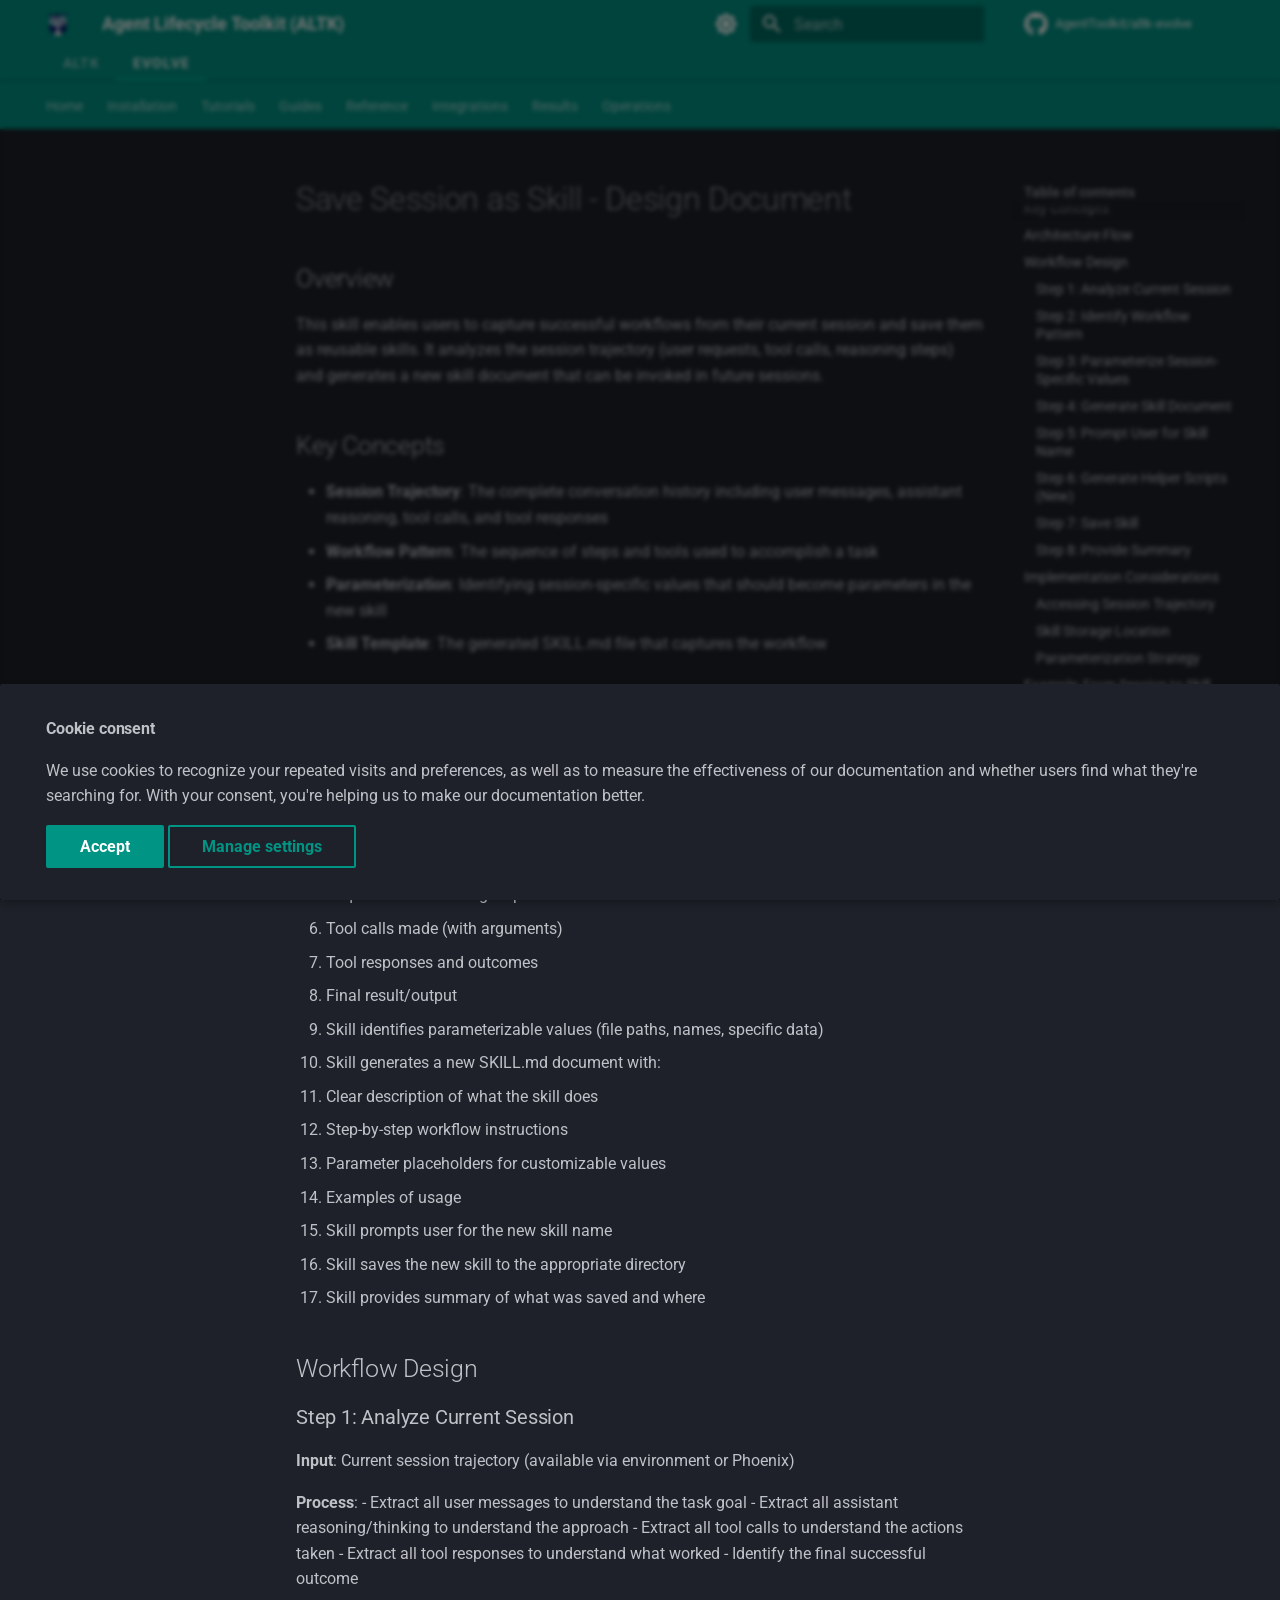
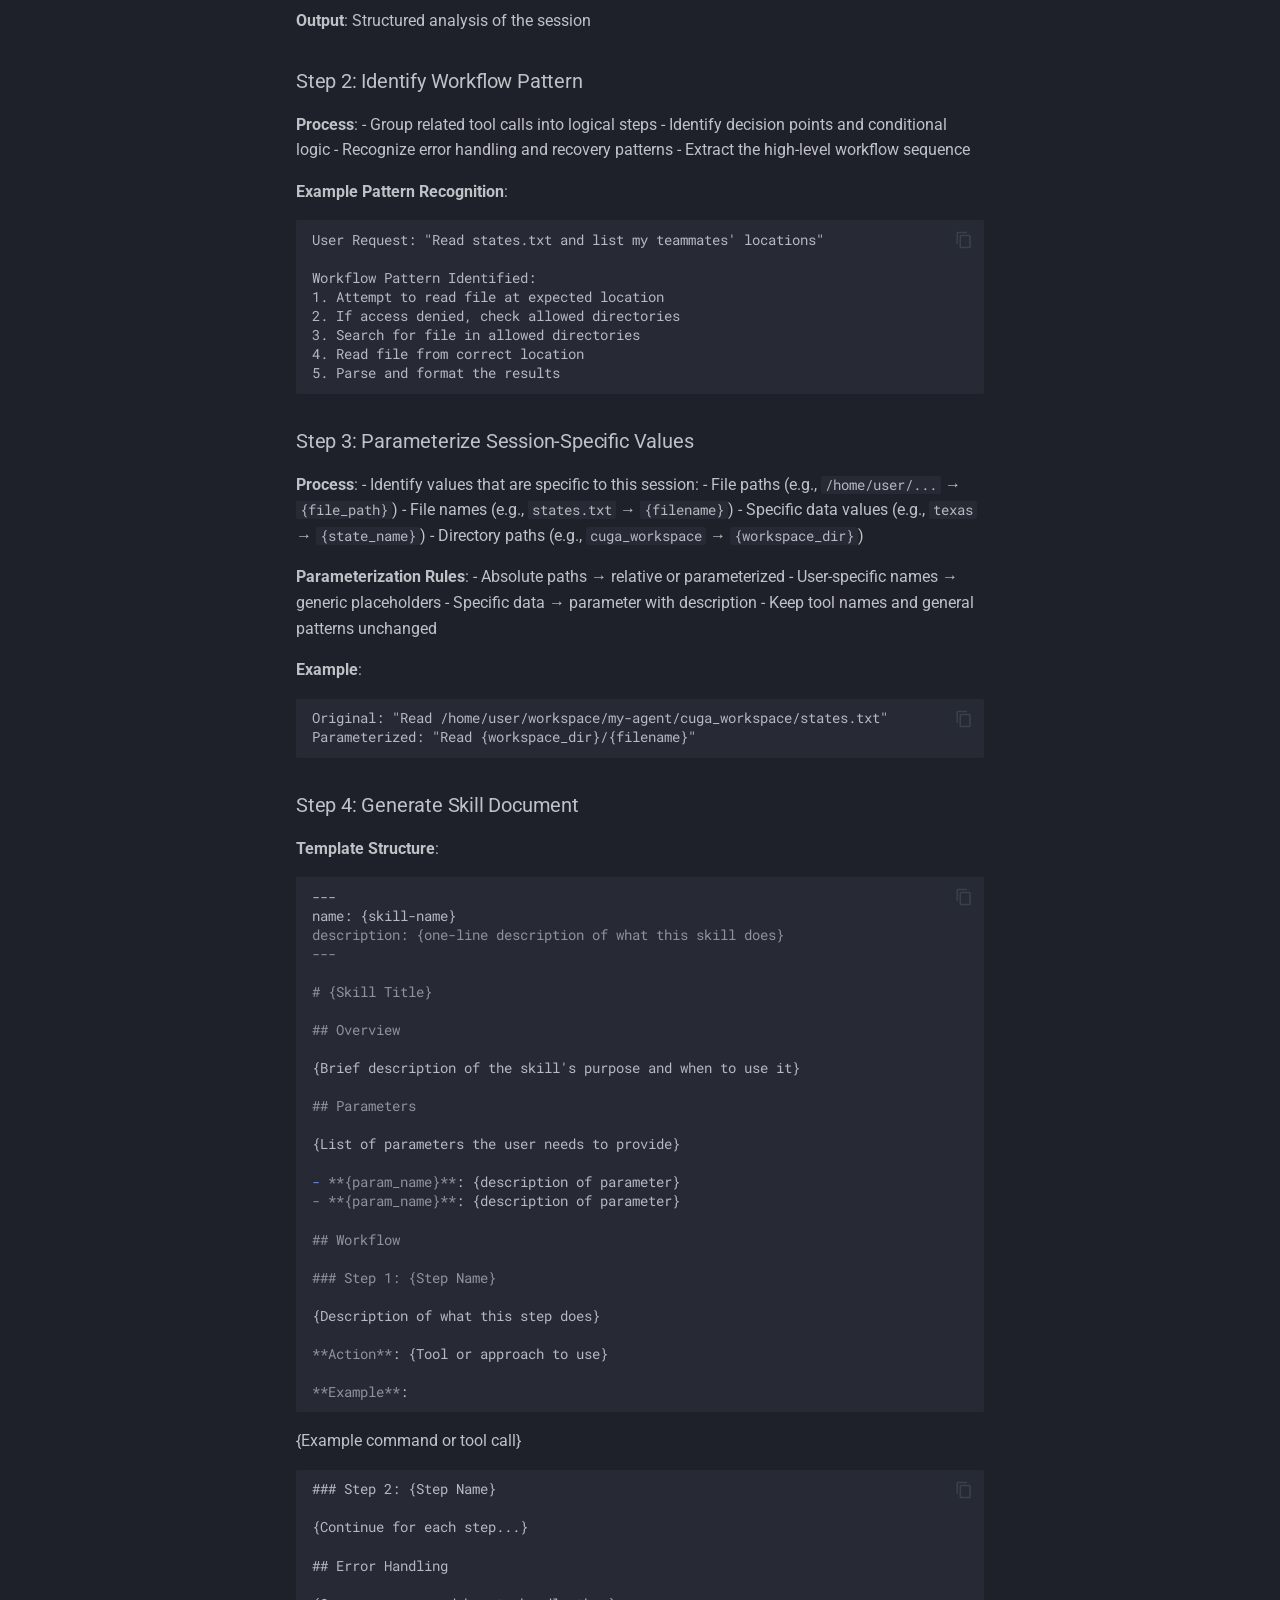
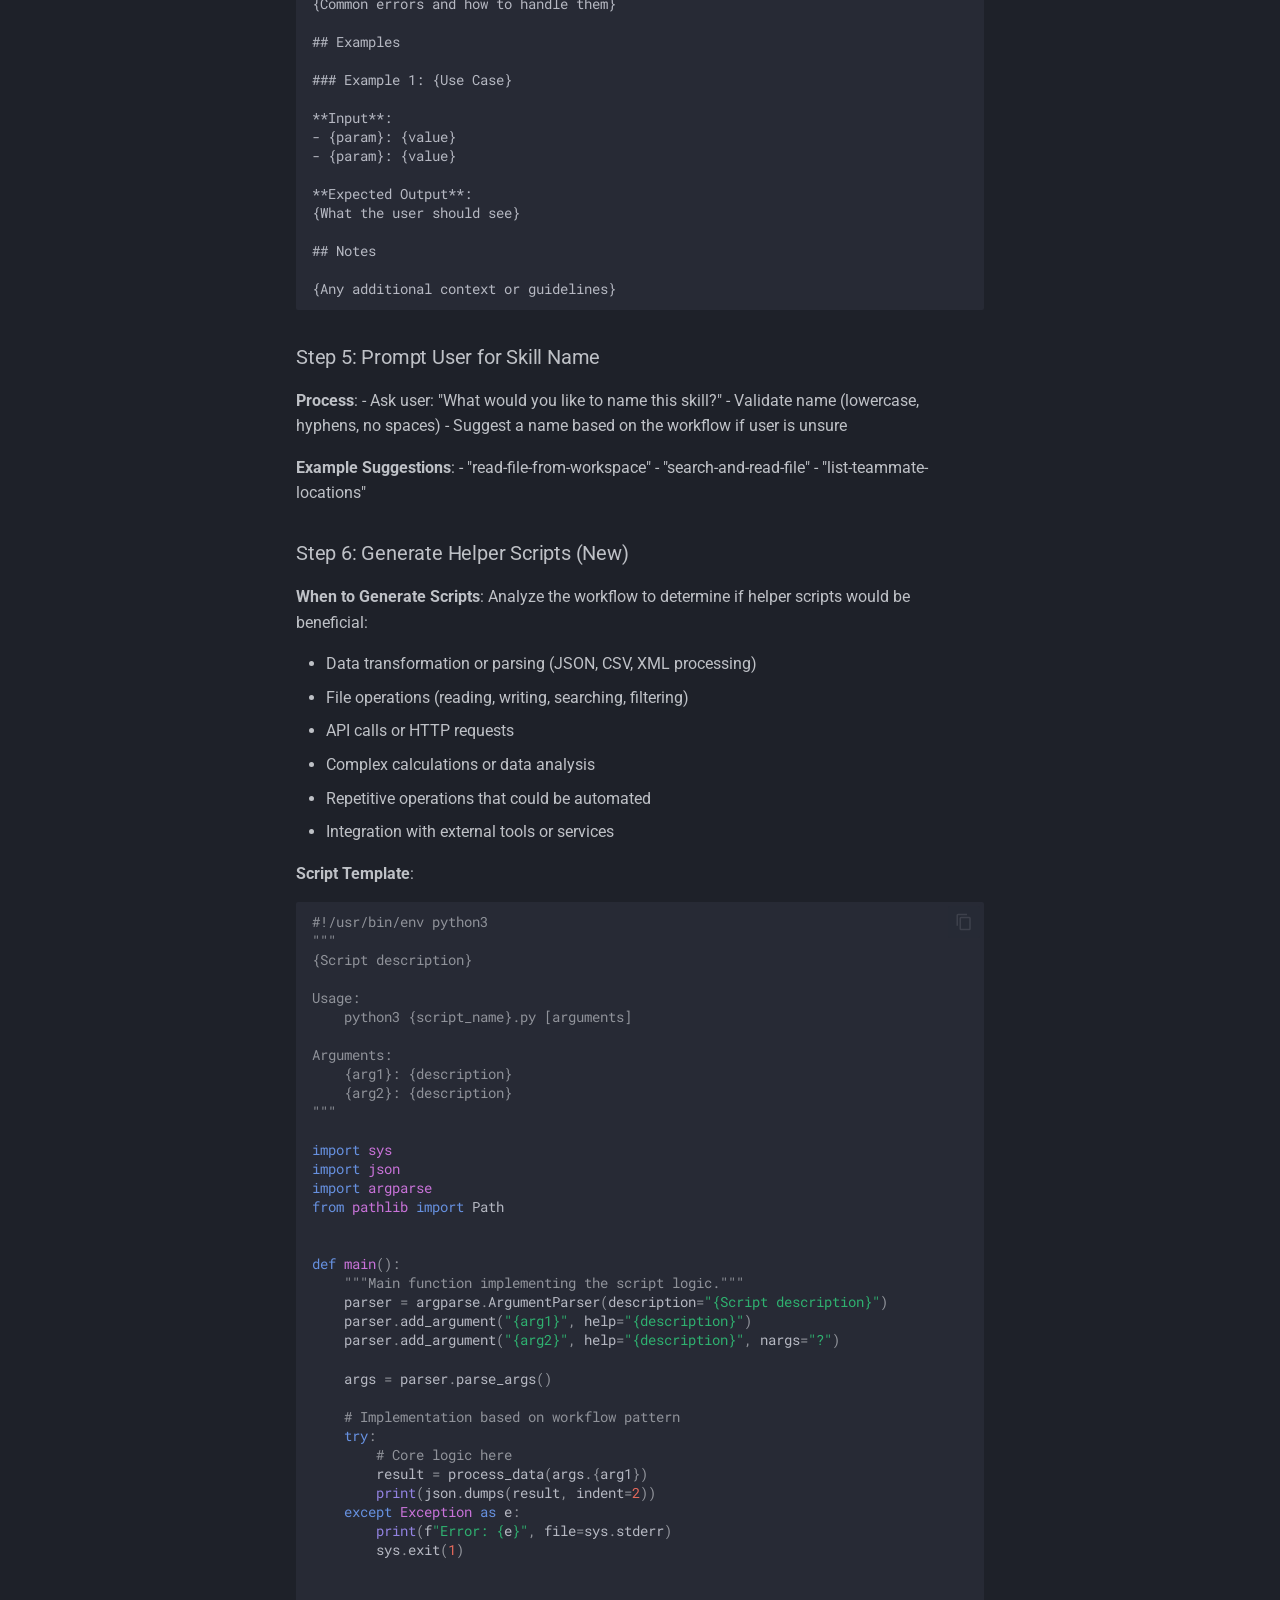
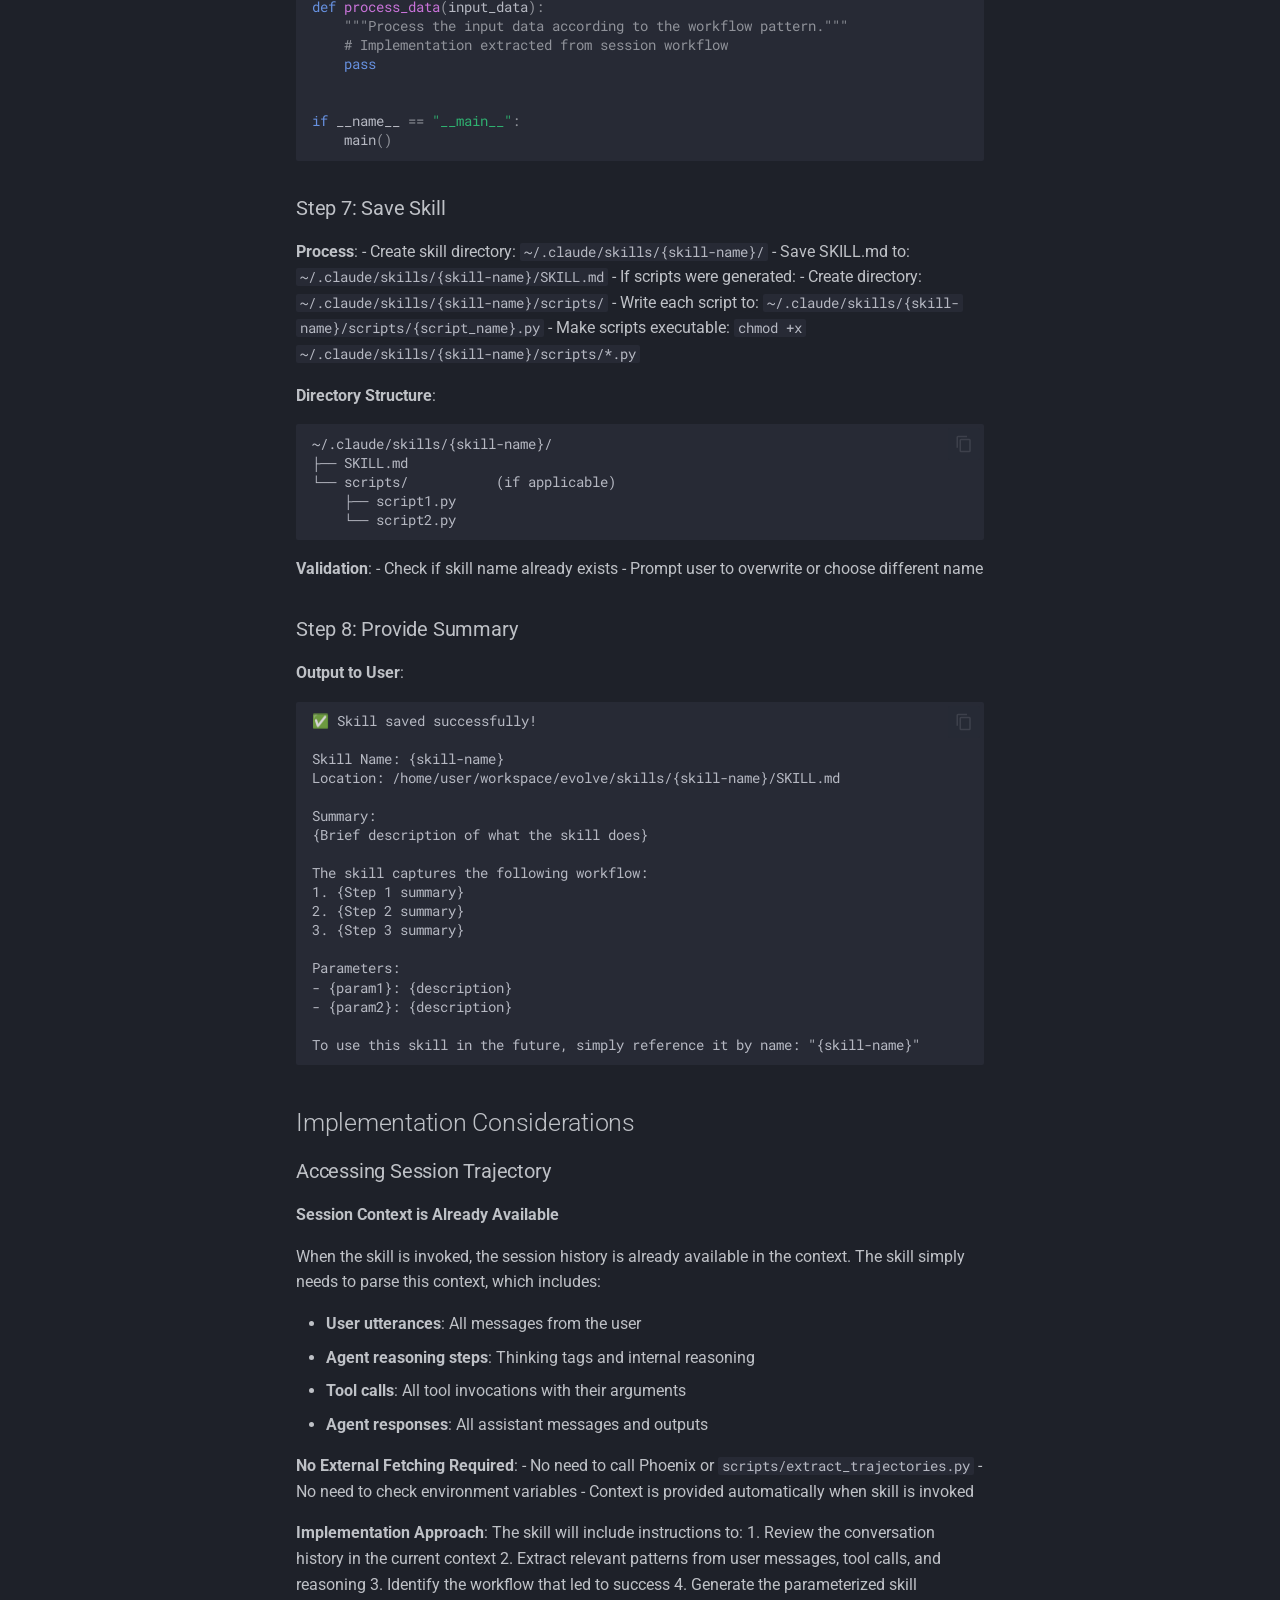
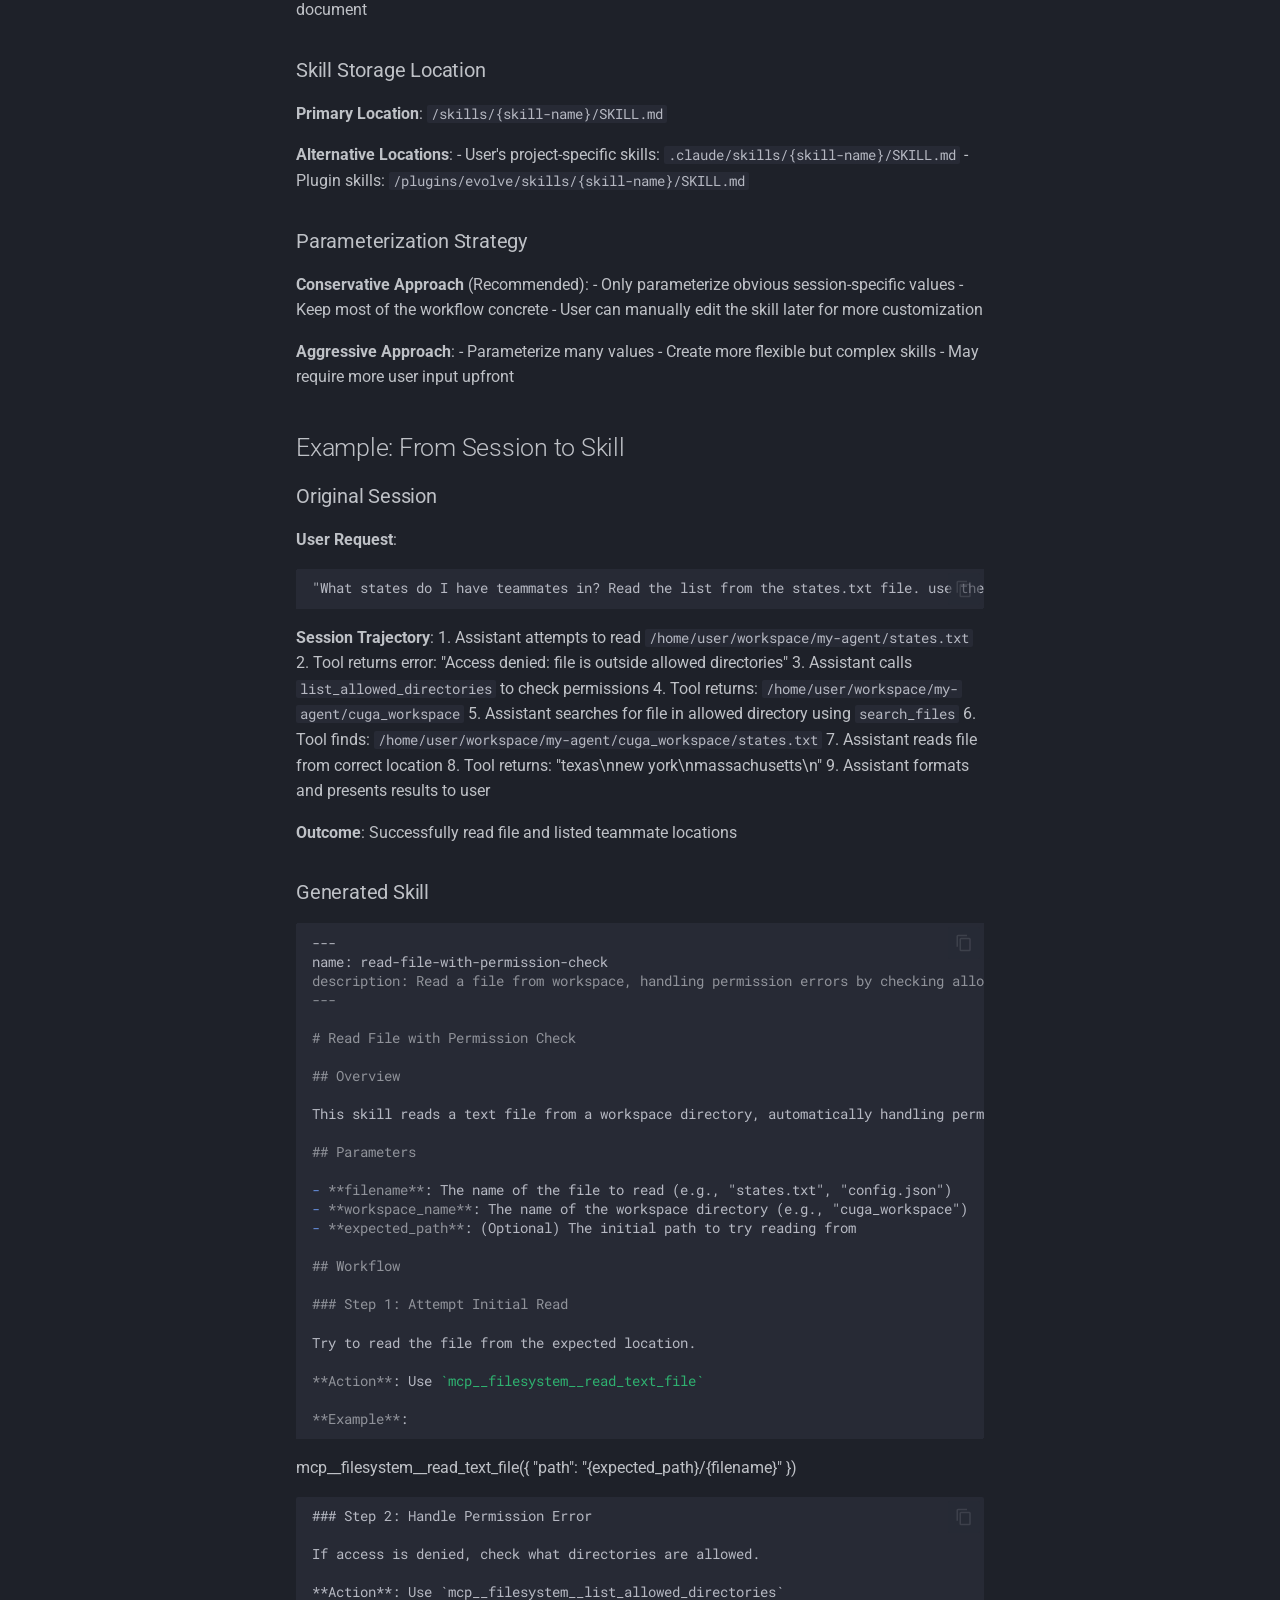
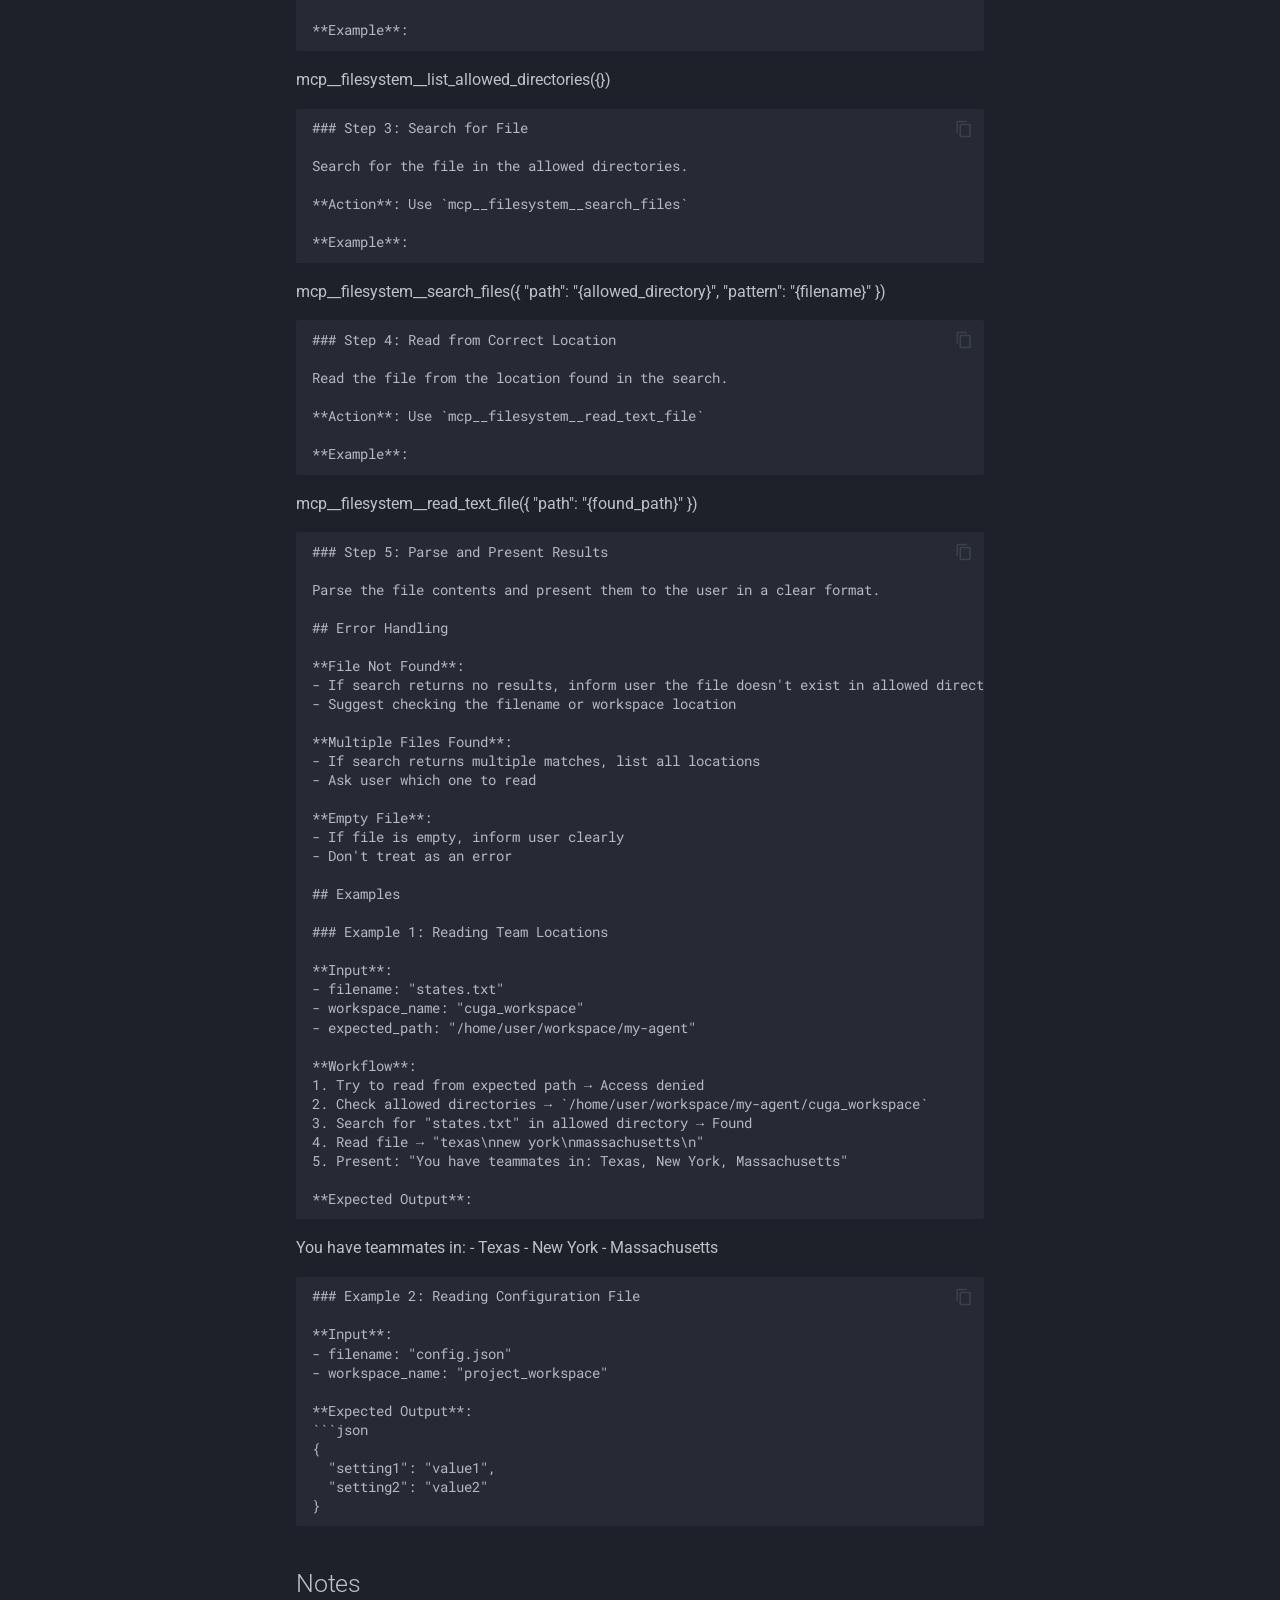
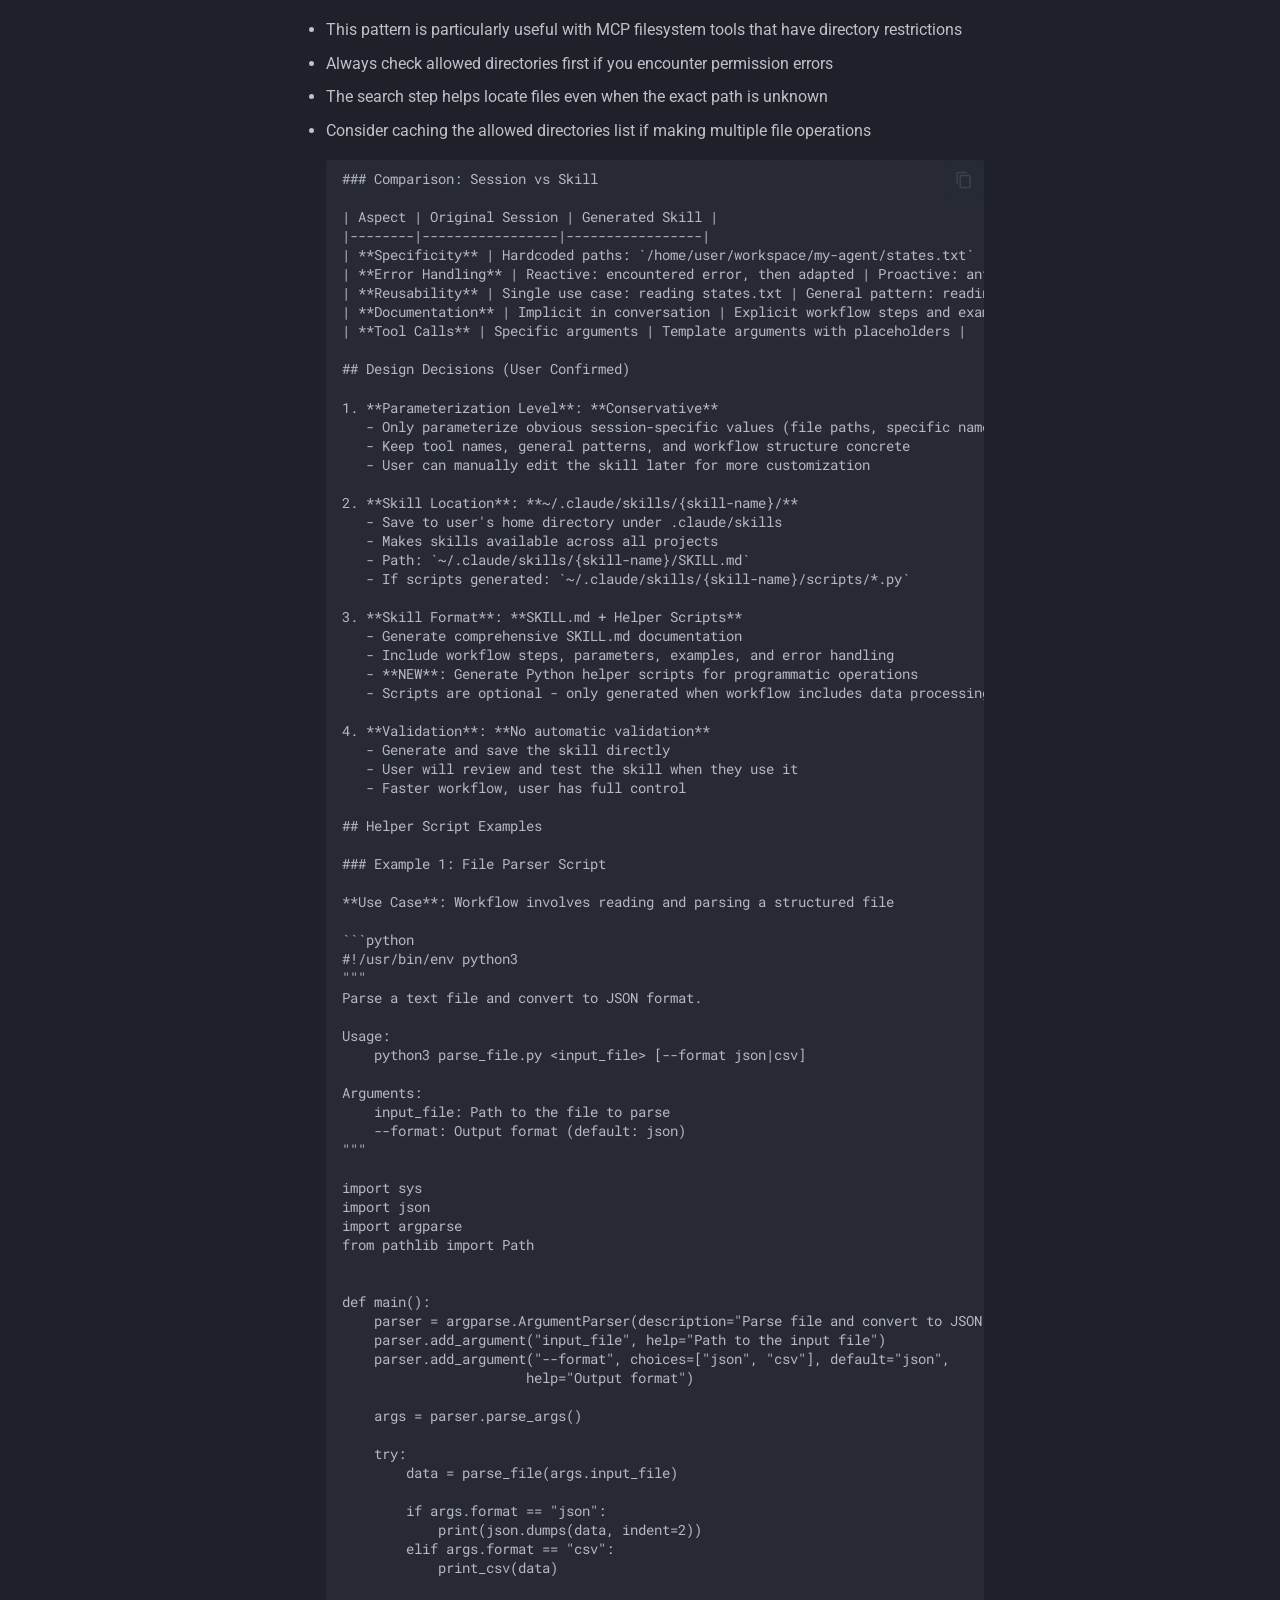
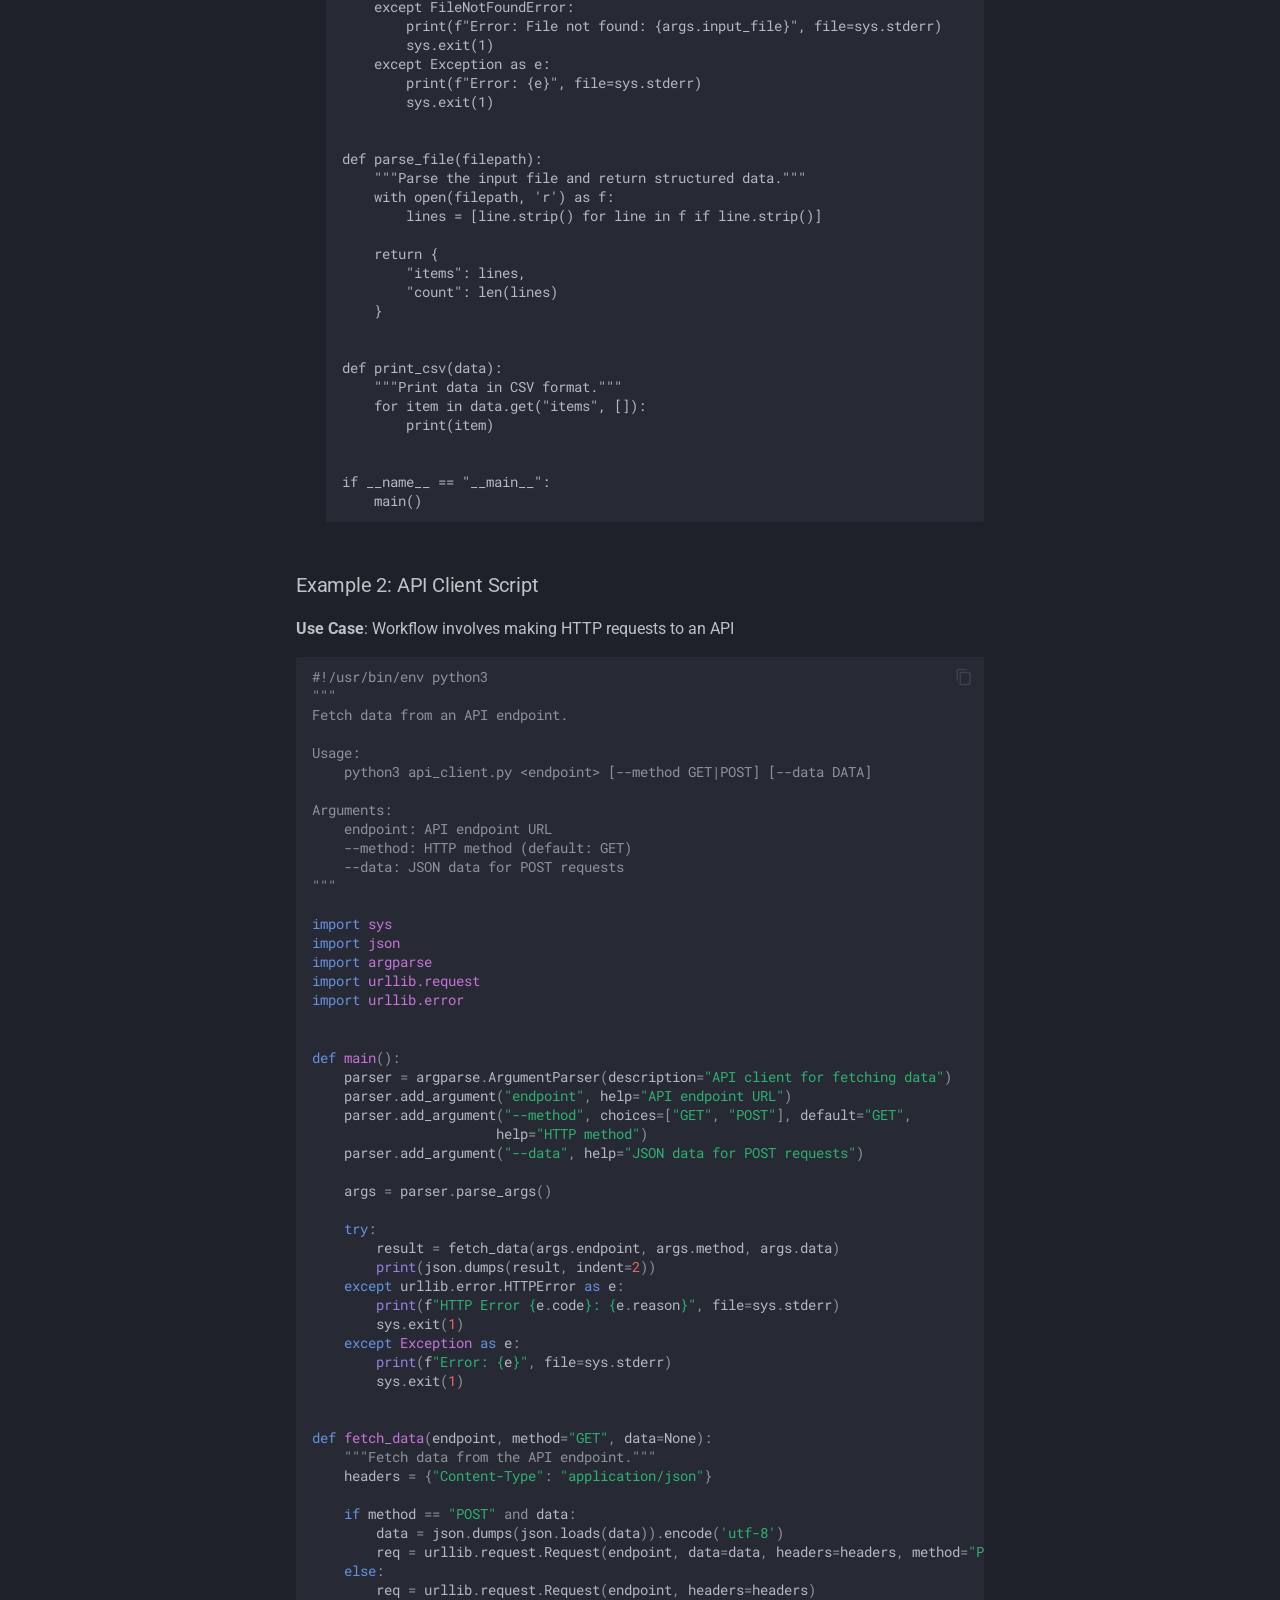
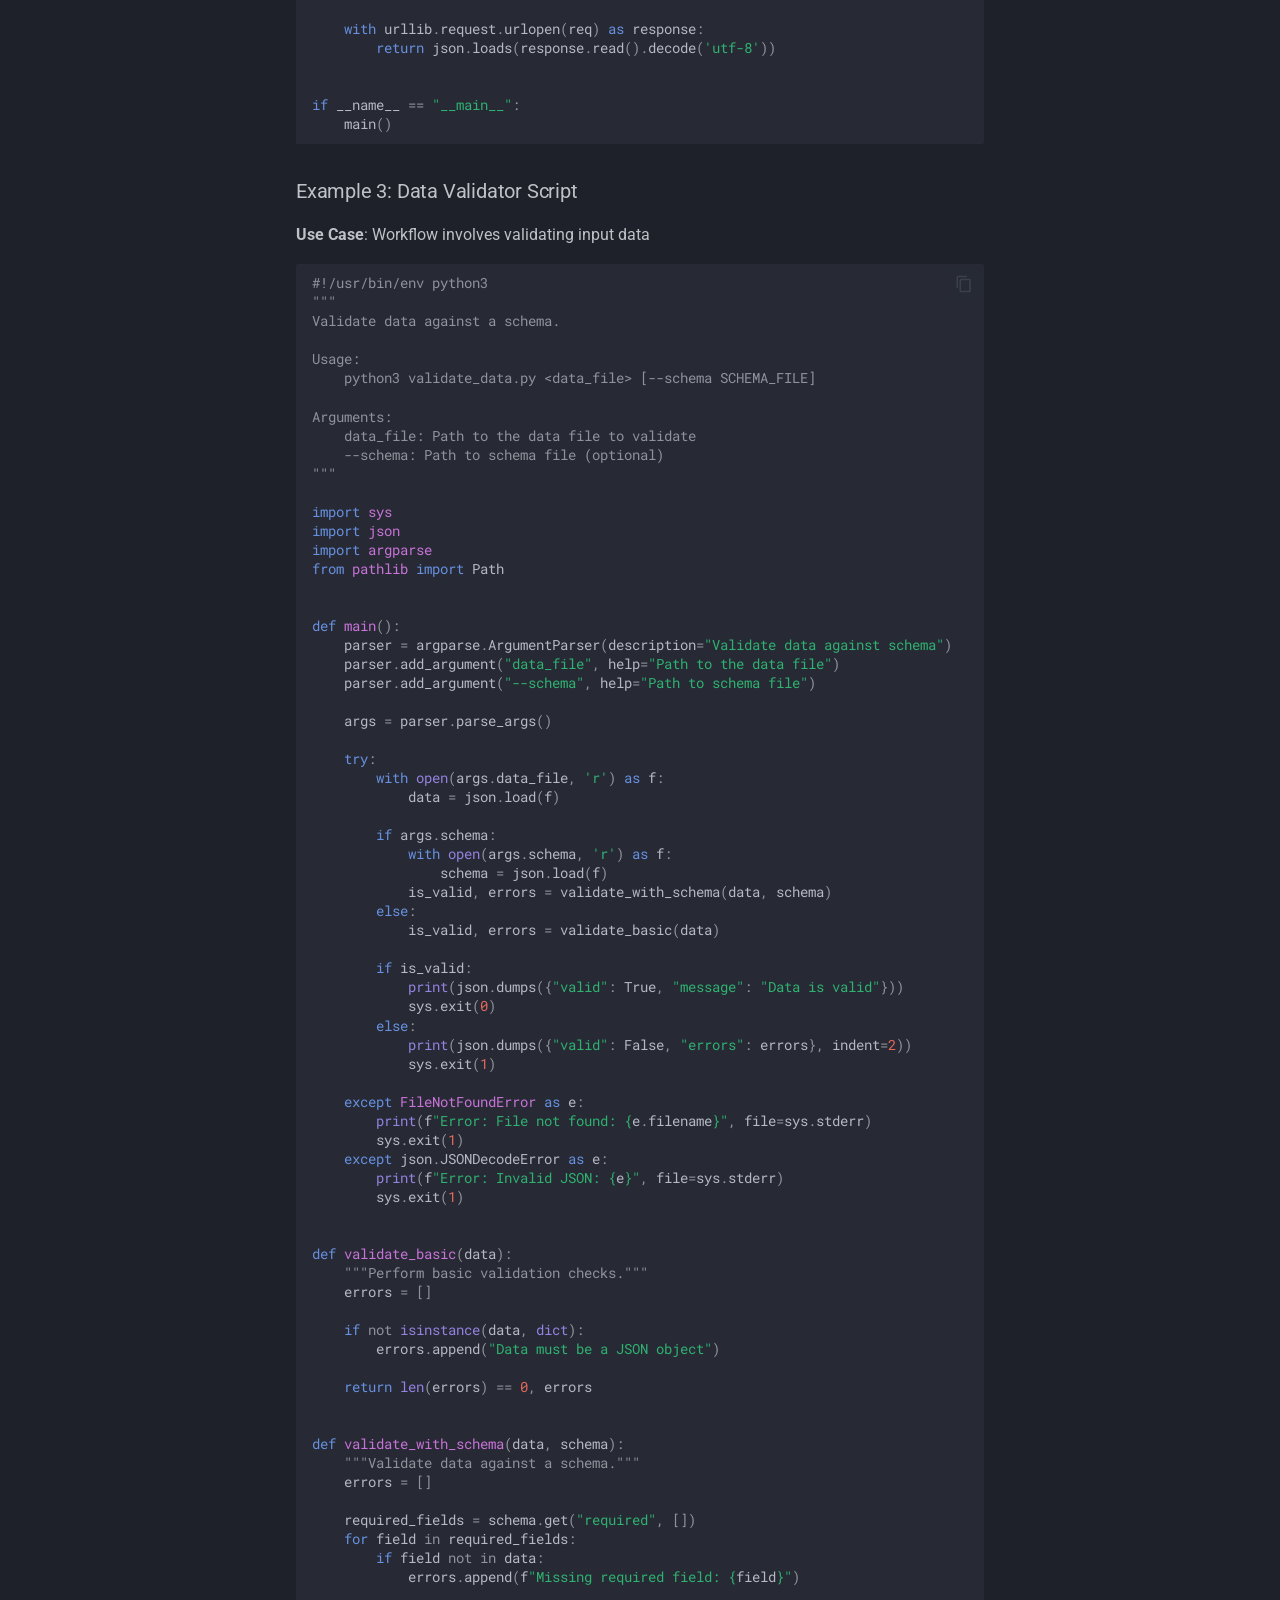
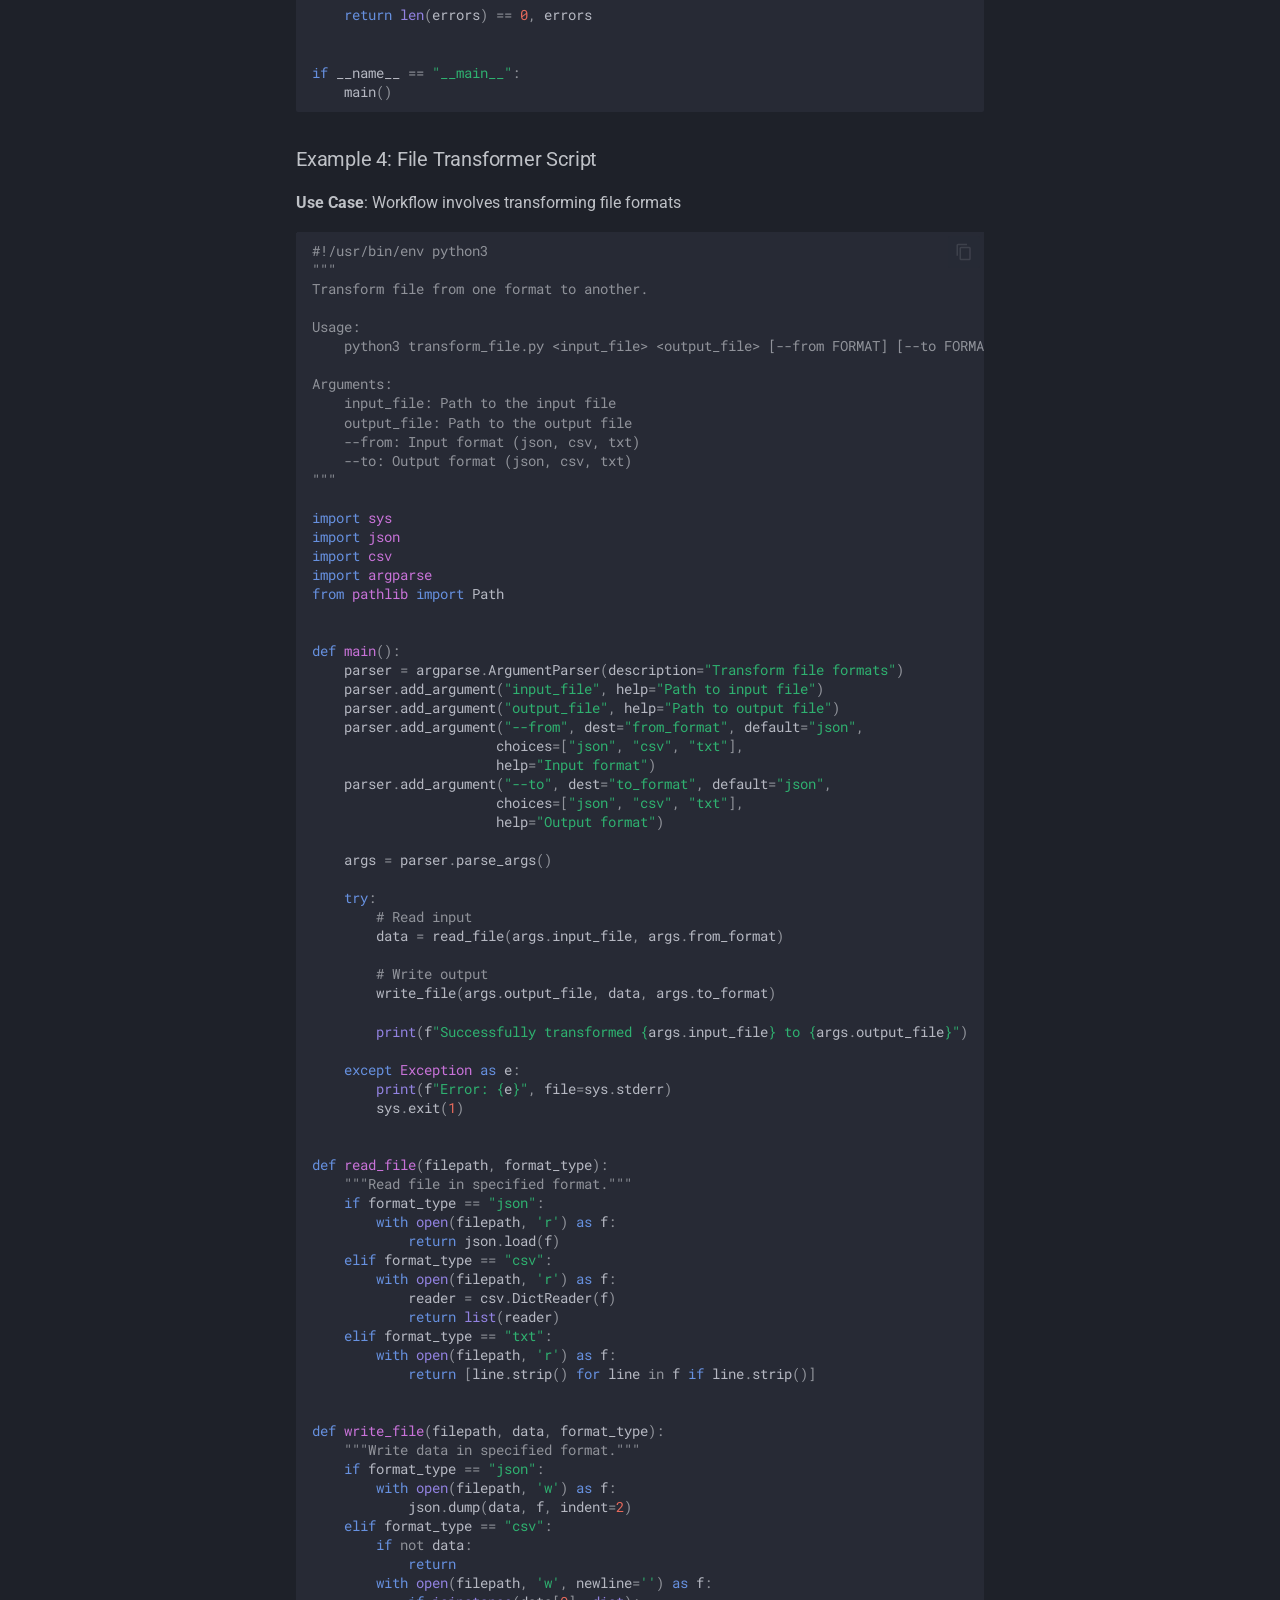
<file: archive/save-session-as-skill-design/index.html>
<!doctype html>
<html lang="en" class="no-js">
  <head>
    
      <meta charset="utf-8">
      <meta name="viewport" content="width=device-width,initial-scale=1">
      
        <meta name="description" content="Evolve is a component in the Agent Lifecycle Toolkit (ALTK) that gives agent builders the ability to iteratively improve their agents by learning from previous trajectories.">
      
      
      
        <link rel="canonical" href="https://agenttoolkit.github.io/evolve/archive/save-session-as-skill-design/">
      
      
      
      
        
      
      
      <link rel="icon" href="../../assets/logo-32x32.png">
      <meta name="generator" content="mkdocs-1.6.1, mkdocs-material-9.7.6">
    
    
      
        <title>Save Session as Skill - Design Document - Agent Lifecycle Toolkit (ALTK)</title>
      
    
    

      <link rel="stylesheet" href="../../assets/stylesheets/main.484c7ddc.min.css">
      
        
        <link rel="stylesheet" href="../../assets/stylesheets/palette.ab4e12ef.min.css">
      
      


    
<style>
  github-repo-card {
    max-width: 800px;
    --ghrc-radius-lg: .1rem;
    --ghrc-border: var(--md-primary-fg-color);
    --ghrc-border-width: .1rem;
  }
</style>

    
      
    
    
      
        
        
        <link rel="preconnect" href="https://fonts.gstatic.com" crossorigin>
        <link rel="stylesheet" href="https://fonts.googleapis.com/css?family=Roboto:300,300i,400,400i,700,700i%7CRoboto+Mono:400,400i,700,700i&display=fallback">
        <style>:root{--md-text-font:"Roboto";--md-code-font:"Roboto Mono"}</style>
      
    
    
      <link rel="stylesheet" href="../../stylesheets/extra.css">
    
    <script>__md_scope=new URL("../..",location),__md_hash=e=>[...e].reduce(((e,_)=>(e<<5)-e+_.charCodeAt(0)),0),__md_get=(e,_=localStorage,t=__md_scope)=>JSON.parse(_.getItem(t.pathname+"."+e)),__md_set=(e,_,t=localStorage,a=__md_scope)=>{try{t.setItem(a.pathname+"."+e,JSON.stringify(_))}catch(e){}}</script>
    
      
  


  
  

<script id="__analytics">function __md_analytics(){function e(){dataLayer.push(arguments)}window.dataLayer=window.dataLayer||[],e("js",new Date),e("config",""),document.addEventListener("DOMContentLoaded",(function(){document.forms.search&&document.forms.search.query.addEventListener("blur",(function(){this.value&&e("event","search",{search_term:this.value})}));document$.subscribe((function(){var t=document.forms.feedback;if(void 0!==t)for(var a of t.querySelectorAll("[type=submit]"))a.addEventListener("click",(function(a){a.preventDefault();var n=document.location.pathname,d=this.getAttribute("data-md-value");e("event","feedback",{page:n,data:d}),t.firstElementChild.disabled=!0;var r=t.querySelector(".md-feedback__note [data-md-value='"+d+"']");r&&(r.hidden=!1)})),t.hidden=!1})),location$.subscribe((function(t){e("config","",{page_path:t.pathname})}))}));var t=document.createElement("script");t.async=!0,t.src="https://www.googletagmanager.com/gtag/js?id=",document.getElementById("__analytics").insertAdjacentElement("afterEnd",t)}</script>
  
    <script>if("undefined"!=typeof __md_analytics){var consent=__md_get("__consent");consent&&consent.analytics&&__md_analytics()}</script>
  

    
    
  </head>
  
  
    
    
      
    
    
    
    
    <body dir="ltr" data-md-color-scheme="slate" data-md-color-primary="teal" data-md-color-accent="teal">
  
    
    <input class="md-toggle" data-md-toggle="drawer" type="checkbox" id="__drawer" autocomplete="off">
    <input class="md-toggle" data-md-toggle="search" type="checkbox" id="__search" autocomplete="off">
    <label class="md-overlay" for="__drawer"></label>
    <div data-md-component="skip">
      
        
        <a href="#save-session-as-skill-design-document" class="md-skip">
          Skip to content
        </a>
      
    </div>
    <div data-md-component="announce">
      
    </div>
    
    
      

<header class="md-header" data-md-component="header">
  <nav class="md-header__inner md-grid" aria-label="Header">
    <a href="../.." title="Agent Lifecycle Toolkit (ALTK)" class="md-header__button md-logo" aria-label="Agent Lifecycle Toolkit (ALTK)" data-md-component="logo">
      
  <img src="../../assets/logo-512x512.png" alt="logo">

    </a>
    <label class="md-header__button md-icon" for="__drawer">
      
      <svg xmlns="http://www.w3.org/2000/svg" viewBox="0 0 24 24"><path d="M3 6h18v2H3zm0 5h18v2H3zm0 5h18v2H3z"/></svg>
    </label>
    <div class="md-header__title" data-md-component="header-title">
      <div class="md-header__ellipsis">
        <div class="md-header__topic">
          <span class="md-ellipsis">
            Agent Lifecycle Toolkit (ALTK)
          </span>
        </div>
        <div class="md-header__topic" data-md-component="header-topic">
          <span class="md-ellipsis">
            
              Save Session as Skill - Design Document
            
          </span>
        </div>
      </div>
    </div>
    
      
        <form class="md-header__option" data-md-component="palette">
  
    
    
    
    <input class="md-option" data-md-color-media="" data-md-color-scheme="slate" data-md-color-primary="teal" data-md-color-accent="teal"  aria-label="Switch to light mode"  type="radio" name="__palette" id="__palette_0">
    
      <label class="md-header__button md-icon" title="Switch to light mode" for="__palette_1" hidden>
        <svg xmlns="http://www.w3.org/2000/svg" viewBox="0 0 24 24"><path d="M12 8a4 4 0 0 0-4 4 4 4 0 0 0 4 4 4 4 0 0 0 4-4 4 4 0 0 0-4-4m0 10a6 6 0 0 1-6-6 6 6 0 0 1 6-6 6 6 0 0 1 6 6 6 6 0 0 1-6 6m8-9.31V4h-4.69L12 .69 8.69 4H4v4.69L.69 12 4 15.31V20h4.69L12 23.31 15.31 20H20v-4.69L23.31 12z"/></svg>
      </label>
    
  
    
    
    
    <input class="md-option" data-md-color-media="(prefers-color-scheme: light)" data-md-color-scheme="default" data-md-color-primary="teal" data-md-color-accent="teal"  aria-label="Switch to dark mode"  type="radio" name="__palette" id="__palette_1">
    
      <label class="md-header__button md-icon" title="Switch to dark mode" for="__palette_2" hidden>
        <svg xmlns="http://www.w3.org/2000/svg" viewBox="0 0 24 24"><path d="M12 18c-.89 0-1.74-.2-2.5-.55C11.56 16.5 13 14.42 13 12s-1.44-4.5-3.5-5.45C10.26 6.2 11.11 6 12 6a6 6 0 0 1 6 6 6 6 0 0 1-6 6m8-9.31V4h-4.69L12 .69 8.69 4H4v4.69L.69 12 4 15.31V20h4.69L12 23.31 15.31 20H20v-4.69L23.31 12z"/></svg>
      </label>
    
  
    
    
    
    <input class="md-option" data-md-color-media="(prefers-color-scheme: dark)" data-md-color-scheme="slate" data-md-color-primary="teal" data-md-color-accent="teal"  aria-label="Switch to system preference"  type="radio" name="__palette" id="__palette_2">
    
      <label class="md-header__button md-icon" title="Switch to system preference" for="__palette_0" hidden>
        <svg xmlns="http://www.w3.org/2000/svg" viewBox="0 0 24 24"><path d="m14.3 16-.7-2h-3.2l-.7 2H7.8L11 7h2l3.2 9zM20 8.69V4h-4.69L12 .69 8.69 4H4v4.69L.69 12 4 15.31V20h4.69L12 23.31 15.31 20H20v-4.69L23.31 12zm-9.15 3.96h2.3L12 9z"/></svg>
      </label>
    
  
</form>
      
    
    
      <script>var palette=__md_get("__palette");if(palette&&palette.color){if("(prefers-color-scheme)"===palette.color.media){var media=matchMedia("(prefers-color-scheme: light)"),input=document.querySelector(media.matches?"[data-md-color-media='(prefers-color-scheme: light)']":"[data-md-color-media='(prefers-color-scheme: dark)']");palette.color.media=input.getAttribute("data-md-color-media"),palette.color.scheme=input.getAttribute("data-md-color-scheme"),palette.color.primary=input.getAttribute("data-md-color-primary"),palette.color.accent=input.getAttribute("data-md-color-accent")}for(var[key,value]of Object.entries(palette.color))document.body.setAttribute("data-md-color-"+key,value)}</script>
    
    
    
      
      
        <label class="md-header__button md-icon" for="__search">
          
          <svg xmlns="http://www.w3.org/2000/svg" viewBox="0 0 24 24"><path d="M9.5 3A6.5 6.5 0 0 1 16 9.5c0 1.61-.59 3.09-1.56 4.23l.27.27h.79l5 5-1.5 1.5-5-5v-.79l-.27-.27A6.52 6.52 0 0 1 9.5 16 6.5 6.5 0 0 1 3 9.5 6.5 6.5 0 0 1 9.5 3m0 2C7 5 5 7 5 9.5S7 14 9.5 14 14 12 14 9.5 12 5 9.5 5"/></svg>
        </label>
        <div class="md-search" data-md-component="search" role="dialog">
  <label class="md-search__overlay" for="__search"></label>
  <div class="md-search__inner" role="search">
    <form class="md-search__form" name="search">
      <input type="text" class="md-search__input" name="query" aria-label="Search" placeholder="Search" autocapitalize="off" autocorrect="off" autocomplete="off" spellcheck="false" data-md-component="search-query" required>
      <label class="md-search__icon md-icon" for="__search">
        
        <svg xmlns="http://www.w3.org/2000/svg" viewBox="0 0 24 24"><path d="M9.5 3A6.5 6.5 0 0 1 16 9.5c0 1.61-.59 3.09-1.56 4.23l.27.27h.79l5 5-1.5 1.5-5-5v-.79l-.27-.27A6.52 6.52 0 0 1 9.5 16 6.5 6.5 0 0 1 3 9.5 6.5 6.5 0 0 1 9.5 3m0 2C7 5 5 7 5 9.5S7 14 9.5 14 14 12 14 9.5 12 5 9.5 5"/></svg>
        
        <svg xmlns="http://www.w3.org/2000/svg" viewBox="0 0 24 24"><path d="M20 11v2H8l5.5 5.5-1.42 1.42L4.16 12l7.92-7.92L13.5 5.5 8 11z"/></svg>
      </label>
      <nav class="md-search__options" aria-label="Search">
        
        <button type="reset" class="md-search__icon md-icon" title="Clear" aria-label="Clear" tabindex="-1">
          
          <svg xmlns="http://www.w3.org/2000/svg" viewBox="0 0 24 24"><path d="M19 6.41 17.59 5 12 10.59 6.41 5 5 6.41 10.59 12 5 17.59 6.41 19 12 13.41 17.59 19 19 17.59 13.41 12z"/></svg>
        </button>
      </nav>
      
        <div class="md-search__suggest" data-md-component="search-suggest"></div>
      
    </form>
    <div class="md-search__output">
      <div class="md-search__scrollwrap" tabindex="0" data-md-scrollfix>
        <div class="md-search-result" data-md-component="search-result">
          <div class="md-search-result__meta">
            Initializing search
          </div>
          <ol class="md-search-result__list" role="presentation"></ol>
        </div>
      </div>
    </div>
  </div>
</div>
      
    
    
      <div class="md-header__source">
        <a href="https://github.com/AgentToolkit/altk-evolve" title="Go to repository" class="md-source" data-md-component="source">
  <div class="md-source__icon md-icon">
    
    <svg xmlns="http://www.w3.org/2000/svg" viewBox="0 0 512 512"><!--! Font Awesome Free 7.1.0 by @fontawesome - https://fontawesome.com License - https://fontawesome.com/license/free (Icons: CC BY 4.0, Fonts: SIL OFL 1.1, Code: MIT License) Copyright 2025 Fonticons, Inc.--><path d="M173.9 397.4c0 2-2.3 3.6-5.2 3.6-3.3.3-5.6-1.3-5.6-3.6 0-2 2.3-3.6 5.2-3.6 3-.3 5.6 1.3 5.6 3.6m-31.1-4.5c-.7 2 1.3 4.3 4.3 4.9 2.6 1 5.6 0 6.2-2s-1.3-4.3-4.3-5.2c-2.6-.7-5.5.3-6.2 2.3m44.2-1.7c-2.9.7-4.9 2.6-4.6 4.9.3 2 2.9 3.3 5.9 2.6 2.9-.7 4.9-2.6 4.6-4.6-.3-1.9-3-3.2-5.9-2.9M252.8 8C114.1 8 8 113.3 8 252c0 110.9 69.8 205.8 169.5 239.2 12.8 2.3 17.3-5.6 17.3-12.1 0-6.2-.3-40.4-.3-61.4 0 0-70 15-84.7-29.8 0 0-11.4-29.1-27.8-36.6 0 0-22.9-15.7 1.6-15.4 0 0 24.9 2 38.6 25.8 21.9 38.6 58.6 27.5 72.9 20.9 2.3-16 8.8-27.1 16-33.7-55.9-6.2-112.3-14.3-112.3-110.5 0-27.5 7.6-41.3 23.6-58.9-2.6-6.5-11.1-33.3 2.6-67.9 20.9-6.5 69 27 69 27 20-5.6 41.5-8.5 62.8-8.5s42.8 2.9 62.8 8.5c0 0 48.1-33.6 69-27 13.7 34.7 5.2 61.4 2.6 67.9 16 17.7 25.8 31.5 25.8 58.9 0 96.5-58.9 104.2-114.8 110.5 9.2 7.9 17 22.9 17 46.4 0 33.7-.3 75.4-.3 83.6 0 6.5 4.6 14.4 17.3 12.1C436.2 457.8 504 362.9 504 252 504 113.3 391.5 8 252.8 8M105.2 352.9c-1.3 1-1 3.3.7 5.2 1.6 1.6 3.9 2.3 5.2 1 1.3-1 1-3.3-.7-5.2-1.6-1.6-3.9-2.3-5.2-1m-10.8-8.1c-.7 1.3.3 2.9 2.3 3.9 1.6 1 3.6.7 4.3-.7.7-1.3-.3-2.9-2.3-3.9-2-.6-3.6-.3-4.3.7m32.4 35.6c-1.6 1.3-1 4.3 1.3 6.2 2.3 2.3 5.2 2.6 6.5 1 1.3-1.3.7-4.3-1.3-6.2-2.2-2.3-5.2-2.6-6.5-1m-11.4-14.7c-1.6 1-1.6 3.6 0 5.9s4.3 3.3 5.6 2.3c1.6-1.3 1.6-3.9 0-6.2-1.4-2.3-4-3.3-5.6-2"/></svg>
  </div>
  <div class="md-source__repository">
    AgentToolkit/altk-evolve
  </div>
</a>
      </div>
    
  </nav>
  
</header>
    
    <div class="md-container" data-md-component="container">
      
      


<nav class="project-nav" aria-label="Project navigation">
  <div class="project-nav__inner md-grid">
    
    <a href="https://agenttoolkit.github.io/altk-main/"
       class="project-nav__item"
       target="_self" rel="noopener noreferrer"
       aria-current="false">
      
      ALTK
    </a>
    
    <a href="https://agenttoolkit.github.io/altk-evolve/"
       class="project-nav__item project-nav__item--active"
       
       aria-current="page">
      
      Evolve
    </a>
    
  </div>
</nav>


        
          
            
<nav class="md-tabs" aria-label="Tabs" data-md-component="tabs">
  <div class="md-grid">
    <ul class="md-tabs__list">
      
        
  
  
  
  
    <li class="md-tabs__item">
      <a href="../.." class="md-tabs__link">
        
  
  
    
  
  Home

      </a>
    </li>
  

      
        
  
  
  
  
    <li class="md-tabs__item">
      <a href="../../installation/" class="md-tabs__link">
        
  
  
    
  
  Installation

      </a>
    </li>
  

      
        
  
  
  
  
    
    
      <li class="md-tabs__item">
        <a href="../../tutorials/" class="md-tabs__link">
          
  
  
    
  
  Tutorials

        </a>
      </li>
    
  

      
        
  
  
  
  
    
    
      <li class="md-tabs__item">
        <a href="../../guides/configuration/" class="md-tabs__link">
          
  
  
    
  
  Guides

        </a>
      </li>
    
  

      
        
  
  
  
  
    
    
      <li class="md-tabs__item">
        <a href="../../reference/cli/" class="md-tabs__link">
          
  
  
    
  
  Reference

        </a>
      </li>
    
  

      
        
  
  
  
  
    
    
      <li class="md-tabs__item">
        <a href="../../integrations/claude/evolve-lite/" class="md-tabs__link">
          
  
  
    
  
  Integrations

        </a>
      </li>
    
  

      
        
  
  
  
  
    
    
      <li class="md-tabs__item">
        <a href="../../results/" class="md-tabs__link">
          
  
  
    
  
  Results

        </a>
      </li>
    
  

      
        
  
  
  
  
    
    
      <li class="md-tabs__item">
        <a href="../../operations/docker-testing/" class="md-tabs__link">
          
  
  
    
  
  Operations

        </a>
      </li>
    
  

      
    </ul>
  </div>
</nav>
          
        
      

      <main class="md-main" data-md-component="main">
        <div class="md-main__inner md-grid">
          
            
              
              <div class="md-sidebar md-sidebar--primary" data-md-component="sidebar" data-md-type="navigation" >
                <div class="md-sidebar__scrollwrap">
                  <div class="md-sidebar__inner">
                    


  


<nav class="md-nav md-nav--primary md-nav--lifted" aria-label="Navigation" data-md-level="0">
  <label class="md-nav__title" for="__drawer">
    <a href="../.." title="Agent Lifecycle Toolkit (ALTK)" class="md-nav__button md-logo" aria-label="Agent Lifecycle Toolkit (ALTK)" data-md-component="logo">
      
  <img src="../../assets/logo-512x512.png" alt="logo">

    </a>
    Agent Lifecycle Toolkit (ALTK)
  </label>
  
    <div class="md-nav__source">
      <a href="https://github.com/AgentToolkit/altk-evolve" title="Go to repository" class="md-source" data-md-component="source">
  <div class="md-source__icon md-icon">
    
    <svg xmlns="http://www.w3.org/2000/svg" viewBox="0 0 512 512"><!--! Font Awesome Free 7.1.0 by @fontawesome - https://fontawesome.com License - https://fontawesome.com/license/free (Icons: CC BY 4.0, Fonts: SIL OFL 1.1, Code: MIT License) Copyright 2025 Fonticons, Inc.--><path d="M173.9 397.4c0 2-2.3 3.6-5.2 3.6-3.3.3-5.6-1.3-5.6-3.6 0-2 2.3-3.6 5.2-3.6 3-.3 5.6 1.3 5.6 3.6m-31.1-4.5c-.7 2 1.3 4.3 4.3 4.9 2.6 1 5.6 0 6.2-2s-1.3-4.3-4.3-5.2c-2.6-.7-5.5.3-6.2 2.3m44.2-1.7c-2.9.7-4.9 2.6-4.6 4.9.3 2 2.9 3.3 5.9 2.6 2.9-.7 4.9-2.6 4.6-4.6-.3-1.9-3-3.2-5.9-2.9M252.8 8C114.1 8 8 113.3 8 252c0 110.9 69.8 205.8 169.5 239.2 12.8 2.3 17.3-5.6 17.3-12.1 0-6.2-.3-40.4-.3-61.4 0 0-70 15-84.7-29.8 0 0-11.4-29.1-27.8-36.6 0 0-22.9-15.7 1.6-15.4 0 0 24.9 2 38.6 25.8 21.9 38.6 58.6 27.5 72.9 20.9 2.3-16 8.8-27.1 16-33.7-55.9-6.2-112.3-14.3-112.3-110.5 0-27.5 7.6-41.3 23.6-58.9-2.6-6.5-11.1-33.3 2.6-67.9 20.9-6.5 69 27 69 27 20-5.6 41.5-8.5 62.8-8.5s42.8 2.9 62.8 8.5c0 0 48.1-33.6 69-27 13.7 34.7 5.2 61.4 2.6 67.9 16 17.7 25.8 31.5 25.8 58.9 0 96.5-58.9 104.2-114.8 110.5 9.2 7.9 17 22.9 17 46.4 0 33.7-.3 75.4-.3 83.6 0 6.5 4.6 14.4 17.3 12.1C436.2 457.8 504 362.9 504 252 504 113.3 391.5 8 252.8 8M105.2 352.9c-1.3 1-1 3.3.7 5.2 1.6 1.6 3.9 2.3 5.2 1 1.3-1 1-3.3-.7-5.2-1.6-1.6-3.9-2.3-5.2-1m-10.8-8.1c-.7 1.3.3 2.9 2.3 3.9 1.6 1 3.6.7 4.3-.7.7-1.3-.3-2.9-2.3-3.9-2-.6-3.6-.3-4.3.7m32.4 35.6c-1.6 1.3-1 4.3 1.3 6.2 2.3 2.3 5.2 2.6 6.5 1 1.3-1.3.7-4.3-1.3-6.2-2.2-2.3-5.2-2.6-6.5-1m-11.4-14.7c-1.6 1-1.6 3.6 0 5.9s4.3 3.3 5.6 2.3c1.6-1.3 1.6-3.9 0-6.2-1.4-2.3-4-3.3-5.6-2"/></svg>
  </div>
  <div class="md-source__repository">
    AgentToolkit/altk-evolve
  </div>
</a>
    </div>
  
  <ul class="md-nav__list" data-md-scrollfix>
    
      
      
  
  
  
  
    <li class="md-nav__item">
      <a href="../.." class="md-nav__link">
        
  
  
  <span class="md-ellipsis">
    
  
    Home
  

    
  </span>
  
  

      </a>
    </li>
  

    
      
      
  
  
  
  
    <li class="md-nav__item">
      <a href="../../installation/" class="md-nav__link">
        
  
  
  <span class="md-ellipsis">
    
  
    Installation
  

    
  </span>
  
  

      </a>
    </li>
  

    
      
      
  
  
  
  
    
    
      
        
          
        
      
        
      
        
      
        
      
        
      
    
    
    
      
      
        
      
    
    
    <li class="md-nav__item md-nav__item--nested">
      
        
        
        <input class="md-nav__toggle md-toggle " type="checkbox" id="__nav_3" >
        
          
          <div class="md-nav__link md-nav__container">
            <a href="../../tutorials/" class="md-nav__link ">
              
  
  
  <span class="md-ellipsis">
    
  
    Tutorials
  

    
  </span>
  
  

            </a>
            
              
              <label class="md-nav__link " for="__nav_3" id="__nav_3_label" tabindex="0">
                <span class="md-nav__icon md-icon"></span>
              </label>
            
          </div>
        
        <nav class="md-nav" data-md-level="1" aria-labelledby="__nav_3_label" aria-expanded="false">
          <label class="md-nav__title" for="__nav_3">
            <span class="md-nav__icon md-icon"></span>
            
  
    Tutorials
  

          </label>
          <ul class="md-nav__list" data-md-scrollfix>
            
              
            
              
                
  
  
  
  
    <li class="md-nav__item">
      <a href="../../examples/hello_world/bob/" class="md-nav__link">
        
  
  
  <span class="md-ellipsis">
    
  
    Starter Example (IBM Bob)
  

    
  </span>
  
  

      </a>
    </li>
  

              
            
              
                
  
  
  
  
    <li class="md-nav__item">
      <a href="../../examples/hello_world/claude/" class="md-nav__link">
        
  
  
  <span class="md-ellipsis">
    
  
    Starter Example (Claude Code)
  

    
  </span>
  
  

      </a>
    </li>
  

              
            
              
                
  
  
  
  
    <li class="md-nav__item">
      <a href="../../examples/hello_world/codex/" class="md-nav__link">
        
  
  
  <span class="md-ellipsis">
    
  
    Starter Example (Codex)
  

    
  </span>
  
  

      </a>
    </li>
  

              
            
              
                
  
  
  
  
    <li class="md-nav__item">
      <a href="../../tutorials/guidelines-loop/" class="md-nav__link">
        
  
  
  <span class="md-ellipsis">
    
  
    Starter Example (Evolving Agent Loop)
  

    
  </span>
  
  

      </a>
    </li>
  

              
            
          </ul>
        </nav>
      
    </li>
  

    
      
      
  
  
  
  
    
    
      
        
      
        
      
        
      
        
      
        
      
        
      
        
      
    
    
    
      
      
        
      
    
    
    <li class="md-nav__item md-nav__item--nested">
      
        
        
        <input class="md-nav__toggle md-toggle " type="checkbox" id="__nav_4" >
        
          
          <label class="md-nav__link" for="__nav_4" id="__nav_4_label" tabindex="0">
            
  
  
  <span class="md-ellipsis">
    
  
    Guides
  

    
  </span>
  
  

            <span class="md-nav__icon md-icon"></span>
          </label>
        
        <nav class="md-nav" data-md-level="1" aria-labelledby="__nav_4_label" aria-expanded="false">
          <label class="md-nav__title" for="__nav_4">
            <span class="md-nav__icon md-icon"></span>
            
  
    Guides
  

          </label>
          <ul class="md-nav__list" data-md-scrollfix>
            
              
                
  
  
  
  
    <li class="md-nav__item">
      <a href="../../guides/configuration/" class="md-nav__link">
        
  
  
  <span class="md-ellipsis">
    
  
    Configuration
  

    
  </span>
  
  

      </a>
    </li>
  

              
            
              
                
  
  
  
  
    <li class="md-nav__item">
      <a href="../../guides/guidelines/" class="md-nav__link">
        
  
  
  <span class="md-ellipsis">
    
  
    Enabling Guidelines
  

    
  </span>
  
  

      </a>
    </li>
  

              
            
              
                
  
  
  
  
    <li class="md-nav__item">
      <a href="../../guides/low-code-tracing/" class="md-nav__link">
        
  
  
  <span class="md-ellipsis">
    
  
    Low-Code Tracing
  

    
  </span>
  
  

      </a>
    </li>
  

              
            
              
                
  
  
  
  
    <li class="md-nav__item">
      <a href="../../guides/phoenix-sync/" class="md-nav__link">
        
  
  
  <span class="md-ellipsis">
    
  
    Phoenix Sync
  

    
  </span>
  
  

      </a>
    </li>
  

              
            
              
                
  
  
  
  
    <li class="md-nav__item">
      <a href="../../guides/extract-trajectories/" class="md-nav__link">
        
  
  
  <span class="md-ellipsis">
    
  
    Extract Trajectories
  

    
  </span>
  
  

      </a>
    </li>
  

              
            
              
                
  
  
  
  
    <li class="md-nav__item">
      <a href="../../guides/memory-hooks/" class="md-nav__link">
        
  
  
  <span class="md-ellipsis">
    
  
    Memory Hooks
  

    
  </span>
  
  

      </a>
    </li>
  

              
            
              
                
  
  
  
  
    <li class="md-nav__item">
      <a href="../../guides/retention/" class="md-nav__link">
        
  
  
  <span class="md-ellipsis">
    
  
    Data Retention
  

    
  </span>
  
  

      </a>
    </li>
  

              
            
          </ul>
        </nav>
      
    </li>
  

    
      
      
  
  
  
  
    
    
      
        
      
        
      
    
    
    
      
      
        
      
    
    
    <li class="md-nav__item md-nav__item--nested">
      
        
        
        <input class="md-nav__toggle md-toggle " type="checkbox" id="__nav_5" >
        
          
          <label class="md-nav__link" for="__nav_5" id="__nav_5_label" tabindex="0">
            
  
  
  <span class="md-ellipsis">
    
  
    Reference
  

    
  </span>
  
  

            <span class="md-nav__icon md-icon"></span>
          </label>
        
        <nav class="md-nav" data-md-level="1" aria-labelledby="__nav_5_label" aria-expanded="false">
          <label class="md-nav__title" for="__nav_5">
            <span class="md-nav__icon md-icon"></span>
            
  
    Reference
  

          </label>
          <ul class="md-nav__list" data-md-scrollfix>
            
              
                
  
  
  
  
    <li class="md-nav__item">
      <a href="../../reference/cli/" class="md-nav__link">
        
  
  
  <span class="md-ellipsis">
    
  
    CLI
  

    
  </span>
  
  

      </a>
    </li>
  

              
            
              
                
  
  
  
  
    <li class="md-nav__item">
      <a href="../../reference/policies/" class="md-nav__link">
        
  
  
  <span class="md-ellipsis">
    
  
    Policies
  

    
  </span>
  
  

      </a>
    </li>
  

              
            
          </ul>
        </nav>
      
    </li>
  

    
      
      
  
  
  
  
    
    
      
        
      
    
    
    
      
      
        
      
    
    
    <li class="md-nav__item md-nav__item--nested">
      
        
        
        <input class="md-nav__toggle md-toggle " type="checkbox" id="__nav_6" >
        
          
          <label class="md-nav__link" for="__nav_6" id="__nav_6_label" tabindex="0">
            
  
  
  <span class="md-ellipsis">
    
  
    Integrations
  

    
  </span>
  
  

            <span class="md-nav__icon md-icon"></span>
          </label>
        
        <nav class="md-nav" data-md-level="1" aria-labelledby="__nav_6_label" aria-expanded="false">
          <label class="md-nav__title" for="__nav_6">
            <span class="md-nav__icon md-icon"></span>
            
  
    Integrations
  

          </label>
          <ul class="md-nav__list" data-md-scrollfix>
            
              
                
  
  
  
  
    <li class="md-nav__item">
      <a href="../../integrations/claude/evolve-lite/" class="md-nav__link">
        
  
  
  <span class="md-ellipsis">
    
  
    Evolve Lite (Claude Code)
  

    
  </span>
  
  

      </a>
    </li>
  

              
            
          </ul>
        </nav>
      
    </li>
  

    
      
      
  
  
  
  
    
    
      
        
          
        
      
    
    
    
      
      
        
      
    
    
    <li class="md-nav__item md-nav__item--nested">
      
        
        
        <input class="md-nav__toggle md-toggle " type="checkbox" id="__nav_7" >
        
          
          <div class="md-nav__link md-nav__container">
            <a href="../../results/" class="md-nav__link ">
              
  
  
  <span class="md-ellipsis">
    
  
    Results
  

    
  </span>
  
  

            </a>
            
          </div>
        
        <nav class="md-nav" data-md-level="1" aria-labelledby="__nav_7_label" aria-expanded="false">
          <label class="md-nav__title" for="__nav_7">
            <span class="md-nav__icon md-icon"></span>
            
  
    Results
  

          </label>
          <ul class="md-nav__list" data-md-scrollfix>
            
              
            
          </ul>
        </nav>
      
    </li>
  

    
      
      
  
  
  
  
    
    
      
        
      
    
    
    
      
      
        
      
    
    
    <li class="md-nav__item md-nav__item--nested">
      
        
        
        <input class="md-nav__toggle md-toggle " type="checkbox" id="__nav_8" >
        
          
          <label class="md-nav__link" for="__nav_8" id="__nav_8_label" tabindex="0">
            
  
  
  <span class="md-ellipsis">
    
  
    Operations
  

    
  </span>
  
  

            <span class="md-nav__icon md-icon"></span>
          </label>
        
        <nav class="md-nav" data-md-level="1" aria-labelledby="__nav_8_label" aria-expanded="false">
          <label class="md-nav__title" for="__nav_8">
            <span class="md-nav__icon md-icon"></span>
            
  
    Operations
  

          </label>
          <ul class="md-nav__list" data-md-scrollfix>
            
              
                
  
  
  
  
    <li class="md-nav__item">
      <a href="../../operations/docker-testing/" class="md-nav__link">
        
  
  
  <span class="md-ellipsis">
    
  
    Docker Testing
  

    
  </span>
  
  

      </a>
    </li>
  

              
            
          </ul>
        </nav>
      
    </li>
  

    
  </ul>
</nav>
                  </div>
                </div>
              </div>
            
            
              
              <div class="md-sidebar md-sidebar--secondary" data-md-component="sidebar" data-md-type="toc" >
                <div class="md-sidebar__scrollwrap">
                  <div class="md-sidebar__inner">
                    

<nav class="md-nav md-nav--secondary" aria-label="Table of contents">
  
  
  
    
  
  
    <label class="md-nav__title" for="__toc">
      <span class="md-nav__icon md-icon"></span>
      Table of contents
    </label>
    <ul class="md-nav__list" data-md-component="toc" data-md-scrollfix>
      
        <li class="md-nav__item">
  <a href="#overview" class="md-nav__link">
    <span class="md-ellipsis">
      
        Overview
      
    </span>
  </a>
  
</li>
      
        <li class="md-nav__item">
  <a href="#key-concepts" class="md-nav__link">
    <span class="md-ellipsis">
      
        Key Concepts
      
    </span>
  </a>
  
</li>
      
        <li class="md-nav__item">
  <a href="#architecture-flow" class="md-nav__link">
    <span class="md-ellipsis">
      
        Architecture Flow
      
    </span>
  </a>
  
</li>
      
        <li class="md-nav__item">
  <a href="#workflow-design" class="md-nav__link">
    <span class="md-ellipsis">
      
        Workflow Design
      
    </span>
  </a>
  
    <nav class="md-nav" aria-label="Workflow Design">
      <ul class="md-nav__list">
        
          <li class="md-nav__item">
  <a href="#step-1-analyze-current-session" class="md-nav__link">
    <span class="md-ellipsis">
      
        Step 1: Analyze Current Session
      
    </span>
  </a>
  
</li>
        
          <li class="md-nav__item">
  <a href="#step-2-identify-workflow-pattern" class="md-nav__link">
    <span class="md-ellipsis">
      
        Step 2: Identify Workflow Pattern
      
    </span>
  </a>
  
</li>
        
          <li class="md-nav__item">
  <a href="#step-3-parameterize-session-specific-values" class="md-nav__link">
    <span class="md-ellipsis">
      
        Step 3: Parameterize Session-Specific Values
      
    </span>
  </a>
  
</li>
        
          <li class="md-nav__item">
  <a href="#step-4-generate-skill-document" class="md-nav__link">
    <span class="md-ellipsis">
      
        Step 4: Generate Skill Document
      
    </span>
  </a>
  
</li>
        
          <li class="md-nav__item">
  <a href="#step-5-prompt-user-for-skill-name" class="md-nav__link">
    <span class="md-ellipsis">
      
        Step 5: Prompt User for Skill Name
      
    </span>
  </a>
  
</li>
        
          <li class="md-nav__item">
  <a href="#step-6-generate-helper-scripts-new" class="md-nav__link">
    <span class="md-ellipsis">
      
        Step 6: Generate Helper Scripts (New)
      
    </span>
  </a>
  
</li>
        
          <li class="md-nav__item">
  <a href="#step-7-save-skill" class="md-nav__link">
    <span class="md-ellipsis">
      
        Step 7: Save Skill
      
    </span>
  </a>
  
</li>
        
          <li class="md-nav__item">
  <a href="#step-8-provide-summary" class="md-nav__link">
    <span class="md-ellipsis">
      
        Step 8: Provide Summary
      
    </span>
  </a>
  
</li>
        
      </ul>
    </nav>
  
</li>
      
        <li class="md-nav__item">
  <a href="#implementation-considerations" class="md-nav__link">
    <span class="md-ellipsis">
      
        Implementation Considerations
      
    </span>
  </a>
  
    <nav class="md-nav" aria-label="Implementation Considerations">
      <ul class="md-nav__list">
        
          <li class="md-nav__item">
  <a href="#accessing-session-trajectory" class="md-nav__link">
    <span class="md-ellipsis">
      
        Accessing Session Trajectory
      
    </span>
  </a>
  
</li>
        
          <li class="md-nav__item">
  <a href="#skill-storage-location" class="md-nav__link">
    <span class="md-ellipsis">
      
        Skill Storage Location
      
    </span>
  </a>
  
</li>
        
          <li class="md-nav__item">
  <a href="#parameterization-strategy" class="md-nav__link">
    <span class="md-ellipsis">
      
        Parameterization Strategy
      
    </span>
  </a>
  
</li>
        
      </ul>
    </nav>
  
</li>
      
        <li class="md-nav__item">
  <a href="#example-from-session-to-skill" class="md-nav__link">
    <span class="md-ellipsis">
      
        Example: From Session to Skill
      
    </span>
  </a>
  
    <nav class="md-nav" aria-label="Example: From Session to Skill">
      <ul class="md-nav__list">
        
          <li class="md-nav__item">
  <a href="#original-session" class="md-nav__link">
    <span class="md-ellipsis">
      
        Original Session
      
    </span>
  </a>
  
</li>
        
          <li class="md-nav__item">
  <a href="#generated-skill" class="md-nav__link">
    <span class="md-ellipsis">
      
        Generated Skill
      
    </span>
  </a>
  
</li>
        
      </ul>
    </nav>
  
</li>
      
        <li class="md-nav__item">
  <a href="#notes" class="md-nav__link">
    <span class="md-ellipsis">
      
        Notes
      
    </span>
  </a>
  
    <nav class="md-nav" aria-label="Notes">
      <ul class="md-nav__list">
        
          <li class="md-nav__item">
  <a href="#example-2-api-client-script" class="md-nav__link">
    <span class="md-ellipsis">
      
        Example 2: API Client Script
      
    </span>
  </a>
  
</li>
        
          <li class="md-nav__item">
  <a href="#example-3-data-validator-script" class="md-nav__link">
    <span class="md-ellipsis">
      
        Example 3: Data Validator Script
      
    </span>
  </a>
  
</li>
        
          <li class="md-nav__item">
  <a href="#example-4-file-transformer-script" class="md-nav__link">
    <span class="md-ellipsis">
      
        Example 4: File Transformer Script
      
    </span>
  </a>
  
</li>
        
      </ul>
    </nav>
  
</li>
      
        <li class="md-nav__item">
  <a href="#next-steps" class="md-nav__link">
    <span class="md-ellipsis">
      
        Next Steps
      
    </span>
  </a>
  
</li>
      
    </ul>
  
</nav>
                  </div>
                </div>
              </div>
            
          
          
            <div class="md-content" data-md-component="content">
              
                



  


              
              <article class="md-content__inner md-typeset">
                
                  


  
  


<h1 id="save-session-as-skill-design-document">Save Session as Skill - Design Document<a class="headerlink" href="#save-session-as-skill-design-document" title="Permanent link">&para;</a></h1>
<h2 id="overview">Overview<a class="headerlink" href="#overview" title="Permanent link">&para;</a></h2>
<p>This skill enables users to capture successful workflows from their current session and save them as reusable skills. It analyzes the session trajectory (user requests, tool calls, reasoning steps) and generates a new skill document that can be invoked in future sessions.</p>
<h2 id="key-concepts">Key Concepts<a class="headerlink" href="#key-concepts" title="Permanent link">&para;</a></h2>
<ul>
<li><strong>Session Trajectory</strong>: The complete conversation history including user messages, assistant reasoning, tool calls, and tool responses</li>
<li><strong>Workflow Pattern</strong>: The sequence of steps and tools used to accomplish a task</li>
<li><strong>Parameterization</strong>: Identifying session-specific values that should become parameters in the new skill</li>
<li><strong>Skill Template</strong>: The generated SKILL.md file that captures the workflow</li>
</ul>
<h2 id="architecture-flow">Architecture Flow<a class="headerlink" href="#architecture-flow" title="Permanent link">&para;</a></h2>
<ol>
<li>User completes a successful task/workflow in their session</li>
<li>User invokes the "save-session-as-skill" skill</li>
<li>Skill analyzes the current session trajectory to extract:</li>
<li>User's original request/goal</li>
<li>Sequence of reasoning steps</li>
<li>Tool calls made (with arguments)</li>
<li>Tool responses and outcomes</li>
<li>Final result/output</li>
<li>Skill identifies parameterizable values (file paths, names, specific data)</li>
<li>Skill generates a new SKILL.md document with:</li>
<li>Clear description of what the skill does</li>
<li>Step-by-step workflow instructions</li>
<li>Parameter placeholders for customizable values</li>
<li>Examples of usage</li>
<li>Skill prompts user for the new skill name</li>
<li>Skill saves the new skill to the appropriate directory</li>
<li>Skill provides summary of what was saved and where</li>
</ol>
<h2 id="workflow-design">Workflow Design<a class="headerlink" href="#workflow-design" title="Permanent link">&para;</a></h2>
<h3 id="step-1-analyze-current-session">Step 1: Analyze Current Session<a class="headerlink" href="#step-1-analyze-current-session" title="Permanent link">&para;</a></h3>
<p><strong>Input</strong>: Current session trajectory (available via environment or Phoenix)</p>
<p><strong>Process</strong>:
- Extract all user messages to understand the task goal
- Extract all assistant reasoning/thinking to understand the approach
- Extract all tool calls to understand the actions taken
- Extract all tool responses to understand what worked
- Identify the final successful outcome</p>
<p><strong>Output</strong>: Structured analysis of the session</p>
<h3 id="step-2-identify-workflow-pattern">Step 2: Identify Workflow Pattern<a class="headerlink" href="#step-2-identify-workflow-pattern" title="Permanent link">&para;</a></h3>
<p><strong>Process</strong>:
- Group related tool calls into logical steps
- Identify decision points and conditional logic
- Recognize error handling and recovery patterns
- Extract the high-level workflow sequence</p>
<p><strong>Example Pattern Recognition</strong>:
<div class="highlight"><pre><span></span><code><a id="__codelineno-0-1" name="__codelineno-0-1" href="#__codelineno-0-1"></a>User Request: &quot;Read states.txt and list my teammates&#39; locations&quot;
<a id="__codelineno-0-2" name="__codelineno-0-2" href="#__codelineno-0-2"></a>
<a id="__codelineno-0-3" name="__codelineno-0-3" href="#__codelineno-0-3"></a>Workflow Pattern Identified:
<a id="__codelineno-0-4" name="__codelineno-0-4" href="#__codelineno-0-4"></a>1. Attempt to read file at expected location
<a id="__codelineno-0-5" name="__codelineno-0-5" href="#__codelineno-0-5"></a>2. If access denied, check allowed directories
<a id="__codelineno-0-6" name="__codelineno-0-6" href="#__codelineno-0-6"></a>3. Search for file in allowed directories
<a id="__codelineno-0-7" name="__codelineno-0-7" href="#__codelineno-0-7"></a>4. Read file from correct location
<a id="__codelineno-0-8" name="__codelineno-0-8" href="#__codelineno-0-8"></a>5. Parse and format the results
</code></pre></div></p>
<h3 id="step-3-parameterize-session-specific-values">Step 3: Parameterize Session-Specific Values<a class="headerlink" href="#step-3-parameterize-session-specific-values" title="Permanent link">&para;</a></h3>
<p><strong>Process</strong>:
- Identify values that are specific to this session:
  - File paths (e.g., <code>/home/user/...</code> → <code>{file_path}</code>)
  - File names (e.g., <code>states.txt</code> → <code>{filename}</code>)
  - Specific data values (e.g., <code>texas</code> → <code>{state_name}</code>)
  - Directory paths (e.g., <code>cuga_workspace</code> → <code>{workspace_dir}</code>)</p>
<p><strong>Parameterization Rules</strong>:
- Absolute paths → relative or parameterized
- User-specific names → generic placeholders
- Specific data → parameter with description
- Keep tool names and general patterns unchanged</p>
<p><strong>Example</strong>:
<div class="highlight"><pre><span></span><code><a id="__codelineno-1-1" name="__codelineno-1-1" href="#__codelineno-1-1"></a>Original: &quot;Read /home/user/workspace/my-agent/cuga_workspace/states.txt&quot;
<a id="__codelineno-1-2" name="__codelineno-1-2" href="#__codelineno-1-2"></a>Parameterized: &quot;Read {workspace_dir}/{filename}&quot;
</code></pre></div></p>
<h3 id="step-4-generate-skill-document">Step 4: Generate Skill Document<a class="headerlink" href="#step-4-generate-skill-document" title="Permanent link">&para;</a></h3>
<p><strong>Template Structure</strong>:
<div class="highlight"><pre><span></span><code><a id="__codelineno-2-1" name="__codelineno-2-1" href="#__codelineno-2-1"></a>---
<a id="__codelineno-2-2" name="__codelineno-2-2" href="#__codelineno-2-2"></a>name: {skill-name}
<a id="__codelineno-2-3" name="__codelineno-2-3" href="#__codelineno-2-3"></a><span class="gu">description: {one-line description of what this skill does}</span>
<a id="__codelineno-2-4" name="__codelineno-2-4" href="#__codelineno-2-4"></a><span class="gu">---</span>
<a id="__codelineno-2-5" name="__codelineno-2-5" href="#__codelineno-2-5"></a>
<a id="__codelineno-2-6" name="__codelineno-2-6" href="#__codelineno-2-6"></a><span class="gh"># {Skill Title}</span>
<a id="__codelineno-2-7" name="__codelineno-2-7" href="#__codelineno-2-7"></a>
<a id="__codelineno-2-8" name="__codelineno-2-8" href="#__codelineno-2-8"></a><span class="gu">## Overview</span>
<a id="__codelineno-2-9" name="__codelineno-2-9" href="#__codelineno-2-9"></a>
<a id="__codelineno-2-10" name="__codelineno-2-10" href="#__codelineno-2-10"></a>{Brief description of the skill&#39;s purpose and when to use it}
<a id="__codelineno-2-11" name="__codelineno-2-11" href="#__codelineno-2-11"></a>
<a id="__codelineno-2-12" name="__codelineno-2-12" href="#__codelineno-2-12"></a><span class="gu">## Parameters</span>
<a id="__codelineno-2-13" name="__codelineno-2-13" href="#__codelineno-2-13"></a>
<a id="__codelineno-2-14" name="__codelineno-2-14" href="#__codelineno-2-14"></a>{List of parameters the user needs to provide}
<a id="__codelineno-2-15" name="__codelineno-2-15" href="#__codelineno-2-15"></a>
<a id="__codelineno-2-16" name="__codelineno-2-16" href="#__codelineno-2-16"></a><span class="k">-</span><span class="w"> </span><span class="gs">**{param_name}**</span>: {description of parameter}
<a id="__codelineno-2-17" name="__codelineno-2-17" href="#__codelineno-2-17"></a><span class="k">-</span><span class="w"> </span><span class="gs">**{param_name}**</span>: {description of parameter}
<a id="__codelineno-2-18" name="__codelineno-2-18" href="#__codelineno-2-18"></a>
<a id="__codelineno-2-19" name="__codelineno-2-19" href="#__codelineno-2-19"></a><span class="gu">## Workflow</span>
<a id="__codelineno-2-20" name="__codelineno-2-20" href="#__codelineno-2-20"></a>
<a id="__codelineno-2-21" name="__codelineno-2-21" href="#__codelineno-2-21"></a><span class="gu">### Step 1: {Step Name}</span>
<a id="__codelineno-2-22" name="__codelineno-2-22" href="#__codelineno-2-22"></a>
<a id="__codelineno-2-23" name="__codelineno-2-23" href="#__codelineno-2-23"></a>{Description of what this step does}
<a id="__codelineno-2-24" name="__codelineno-2-24" href="#__codelineno-2-24"></a>
<a id="__codelineno-2-25" name="__codelineno-2-25" href="#__codelineno-2-25"></a><span class="gs">**Action**</span>: {Tool or approach to use}
<a id="__codelineno-2-26" name="__codelineno-2-26" href="#__codelineno-2-26"></a>
<a id="__codelineno-2-27" name="__codelineno-2-27" href="#__codelineno-2-27"></a><span class="gs">**Example**</span>:
</code></pre></div>
{Example command or tool call}
<div class="highlight"><pre><span></span><code><a id="__codelineno-3-1" name="__codelineno-3-1" href="#__codelineno-3-1"></a>### Step 2: {Step Name}
<a id="__codelineno-3-2" name="__codelineno-3-2" href="#__codelineno-3-2"></a>
<a id="__codelineno-3-3" name="__codelineno-3-3" href="#__codelineno-3-3"></a>{Continue for each step...}
<a id="__codelineno-3-4" name="__codelineno-3-4" href="#__codelineno-3-4"></a>
<a id="__codelineno-3-5" name="__codelineno-3-5" href="#__codelineno-3-5"></a>## Error Handling
<a id="__codelineno-3-6" name="__codelineno-3-6" href="#__codelineno-3-6"></a>
<a id="__codelineno-3-7" name="__codelineno-3-7" href="#__codelineno-3-7"></a>{Common errors and how to handle them}
<a id="__codelineno-3-8" name="__codelineno-3-8" href="#__codelineno-3-8"></a>
<a id="__codelineno-3-9" name="__codelineno-3-9" href="#__codelineno-3-9"></a>## Examples
<a id="__codelineno-3-10" name="__codelineno-3-10" href="#__codelineno-3-10"></a>
<a id="__codelineno-3-11" name="__codelineno-3-11" href="#__codelineno-3-11"></a>### Example 1: {Use Case}
<a id="__codelineno-3-12" name="__codelineno-3-12" href="#__codelineno-3-12"></a>
<a id="__codelineno-3-13" name="__codelineno-3-13" href="#__codelineno-3-13"></a>**Input**:
<a id="__codelineno-3-14" name="__codelineno-3-14" href="#__codelineno-3-14"></a>- {param}: {value}
<a id="__codelineno-3-15" name="__codelineno-3-15" href="#__codelineno-3-15"></a>- {param}: {value}
<a id="__codelineno-3-16" name="__codelineno-3-16" href="#__codelineno-3-16"></a>
<a id="__codelineno-3-17" name="__codelineno-3-17" href="#__codelineno-3-17"></a>**Expected Output**:
<a id="__codelineno-3-18" name="__codelineno-3-18" href="#__codelineno-3-18"></a>{What the user should see}
<a id="__codelineno-3-19" name="__codelineno-3-19" href="#__codelineno-3-19"></a>
<a id="__codelineno-3-20" name="__codelineno-3-20" href="#__codelineno-3-20"></a>## Notes
<a id="__codelineno-3-21" name="__codelineno-3-21" href="#__codelineno-3-21"></a>
<a id="__codelineno-3-22" name="__codelineno-3-22" href="#__codelineno-3-22"></a>{Any additional context or guidelines}
</code></pre></div></p>
<h3 id="step-5-prompt-user-for-skill-name">Step 5: Prompt User for Skill Name<a class="headerlink" href="#step-5-prompt-user-for-skill-name" title="Permanent link">&para;</a></h3>
<p><strong>Process</strong>:
- Ask user: "What would you like to name this skill?"
- Validate name (lowercase, hyphens, no spaces)
- Suggest a name based on the workflow if user is unsure</p>
<p><strong>Example Suggestions</strong>:
- "read-file-from-workspace"
- "search-and-read-file"
- "list-teammate-locations"</p>
<h3 id="step-6-generate-helper-scripts-new">Step 6: Generate Helper Scripts (New)<a class="headerlink" href="#step-6-generate-helper-scripts-new" title="Permanent link">&para;</a></h3>
<p><strong>When to Generate Scripts</strong>:
Analyze the workflow to determine if helper scripts would be beneficial:</p>
<ul>
<li>Data transformation or parsing (JSON, CSV, XML processing)</li>
<li>File operations (reading, writing, searching, filtering)</li>
<li>API calls or HTTP requests</li>
<li>Complex calculations or data analysis</li>
<li>Repetitive operations that could be automated</li>
<li>Integration with external tools or services</li>
</ul>
<p><strong>Script Template</strong>:
<div class="highlight"><pre><span></span><code><a id="__codelineno-4-1" name="__codelineno-4-1" href="#__codelineno-4-1"></a><span class="ch">#!/usr/bin/env python3</span>
<a id="__codelineno-4-2" name="__codelineno-4-2" href="#__codelineno-4-2"></a><span class="sd">&quot;&quot;&quot;</span>
<a id="__codelineno-4-3" name="__codelineno-4-3" href="#__codelineno-4-3"></a><span class="sd">{Script description}</span>
<a id="__codelineno-4-4" name="__codelineno-4-4" href="#__codelineno-4-4"></a>
<a id="__codelineno-4-5" name="__codelineno-4-5" href="#__codelineno-4-5"></a><span class="sd">Usage:</span>
<a id="__codelineno-4-6" name="__codelineno-4-6" href="#__codelineno-4-6"></a><span class="sd">    python3 {script_name}.py [arguments]</span>
<a id="__codelineno-4-7" name="__codelineno-4-7" href="#__codelineno-4-7"></a>
<a id="__codelineno-4-8" name="__codelineno-4-8" href="#__codelineno-4-8"></a><span class="sd">Arguments:</span>
<a id="__codelineno-4-9" name="__codelineno-4-9" href="#__codelineno-4-9"></a><span class="sd">    {arg1}: {description}</span>
<a id="__codelineno-4-10" name="__codelineno-4-10" href="#__codelineno-4-10"></a><span class="sd">    {arg2}: {description}</span>
<a id="__codelineno-4-11" name="__codelineno-4-11" href="#__codelineno-4-11"></a><span class="sd">&quot;&quot;&quot;</span>
<a id="__codelineno-4-12" name="__codelineno-4-12" href="#__codelineno-4-12"></a>
<a id="__codelineno-4-13" name="__codelineno-4-13" href="#__codelineno-4-13"></a><span class="kn">import</span><span class="w"> </span><span class="nn">sys</span>
<a id="__codelineno-4-14" name="__codelineno-4-14" href="#__codelineno-4-14"></a><span class="kn">import</span><span class="w"> </span><span class="nn">json</span>
<a id="__codelineno-4-15" name="__codelineno-4-15" href="#__codelineno-4-15"></a><span class="kn">import</span><span class="w"> </span><span class="nn">argparse</span>
<a id="__codelineno-4-16" name="__codelineno-4-16" href="#__codelineno-4-16"></a><span class="kn">from</span><span class="w"> </span><span class="nn">pathlib</span><span class="w"> </span><span class="kn">import</span> <span class="n">Path</span>
<a id="__codelineno-4-17" name="__codelineno-4-17" href="#__codelineno-4-17"></a>
<a id="__codelineno-4-18" name="__codelineno-4-18" href="#__codelineno-4-18"></a>
<a id="__codelineno-4-19" name="__codelineno-4-19" href="#__codelineno-4-19"></a><span class="k">def</span><span class="w"> </span><span class="nf">main</span><span class="p">():</span>
<a id="__codelineno-4-20" name="__codelineno-4-20" href="#__codelineno-4-20"></a><span class="w">    </span><span class="sd">&quot;&quot;&quot;Main function implementing the script logic.&quot;&quot;&quot;</span>
<a id="__codelineno-4-21" name="__codelineno-4-21" href="#__codelineno-4-21"></a>    <span class="n">parser</span> <span class="o">=</span> <span class="n">argparse</span><span class="o">.</span><span class="n">ArgumentParser</span><span class="p">(</span><span class="n">description</span><span class="o">=</span><span class="s2">&quot;{Script description}&quot;</span><span class="p">)</span>
<a id="__codelineno-4-22" name="__codelineno-4-22" href="#__codelineno-4-22"></a>    <span class="n">parser</span><span class="o">.</span><span class="n">add_argument</span><span class="p">(</span><span class="s2">&quot;</span><span class="si">{arg1}</span><span class="s2">&quot;</span><span class="p">,</span> <span class="n">help</span><span class="o">=</span><span class="s2">&quot;</span><span class="si">{description}</span><span class="s2">&quot;</span><span class="p">)</span>
<a id="__codelineno-4-23" name="__codelineno-4-23" href="#__codelineno-4-23"></a>    <span class="n">parser</span><span class="o">.</span><span class="n">add_argument</span><span class="p">(</span><span class="s2">&quot;</span><span class="si">{arg2}</span><span class="s2">&quot;</span><span class="p">,</span> <span class="n">help</span><span class="o">=</span><span class="s2">&quot;</span><span class="si">{description}</span><span class="s2">&quot;</span><span class="p">,</span> <span class="n">nargs</span><span class="o">=</span><span class="s2">&quot;?&quot;</span><span class="p">)</span>
<a id="__codelineno-4-24" name="__codelineno-4-24" href="#__codelineno-4-24"></a>
<a id="__codelineno-4-25" name="__codelineno-4-25" href="#__codelineno-4-25"></a>    <span class="n">args</span> <span class="o">=</span> <span class="n">parser</span><span class="o">.</span><span class="n">parse_args</span><span class="p">()</span>
<a id="__codelineno-4-26" name="__codelineno-4-26" href="#__codelineno-4-26"></a>
<a id="__codelineno-4-27" name="__codelineno-4-27" href="#__codelineno-4-27"></a>    <span class="c1"># Implementation based on workflow pattern</span>
<a id="__codelineno-4-28" name="__codelineno-4-28" href="#__codelineno-4-28"></a>    <span class="k">try</span><span class="p">:</span>
<a id="__codelineno-4-29" name="__codelineno-4-29" href="#__codelineno-4-29"></a>        <span class="c1"># Core logic here</span>
<a id="__codelineno-4-30" name="__codelineno-4-30" href="#__codelineno-4-30"></a>        <span class="n">result</span> <span class="o">=</span> <span class="n">process_data</span><span class="p">(</span><span class="n">args</span><span class="o">.</span><span class="p">{</span><span class="n">arg1</span><span class="p">})</span>
<a id="__codelineno-4-31" name="__codelineno-4-31" href="#__codelineno-4-31"></a>        <span class="nb">print</span><span class="p">(</span><span class="n">json</span><span class="o">.</span><span class="n">dumps</span><span class="p">(</span><span class="n">result</span><span class="p">,</span> <span class="n">indent</span><span class="o">=</span><span class="mi">2</span><span class="p">))</span>
<a id="__codelineno-4-32" name="__codelineno-4-32" href="#__codelineno-4-32"></a>    <span class="k">except</span> <span class="ne">Exception</span> <span class="k">as</span> <span class="n">e</span><span class="p">:</span>
<a id="__codelineno-4-33" name="__codelineno-4-33" href="#__codelineno-4-33"></a>        <span class="nb">print</span><span class="p">(</span><span class="sa">f</span><span class="s2">&quot;Error: </span><span class="si">{</span><span class="n">e</span><span class="si">}</span><span class="s2">&quot;</span><span class="p">,</span> <span class="n">file</span><span class="o">=</span><span class="n">sys</span><span class="o">.</span><span class="n">stderr</span><span class="p">)</span>
<a id="__codelineno-4-34" name="__codelineno-4-34" href="#__codelineno-4-34"></a>        <span class="n">sys</span><span class="o">.</span><span class="n">exit</span><span class="p">(</span><span class="mi">1</span><span class="p">)</span>
<a id="__codelineno-4-35" name="__codelineno-4-35" href="#__codelineno-4-35"></a>
<a id="__codelineno-4-36" name="__codelineno-4-36" href="#__codelineno-4-36"></a>
<a id="__codelineno-4-37" name="__codelineno-4-37" href="#__codelineno-4-37"></a><span class="k">def</span><span class="w"> </span><span class="nf">process_data</span><span class="p">(</span><span class="n">input_data</span><span class="p">):</span>
<a id="__codelineno-4-38" name="__codelineno-4-38" href="#__codelineno-4-38"></a><span class="w">    </span><span class="sd">&quot;&quot;&quot;Process the input data according to the workflow pattern.&quot;&quot;&quot;</span>
<a id="__codelineno-4-39" name="__codelineno-4-39" href="#__codelineno-4-39"></a>    <span class="c1"># Implementation extracted from session workflow</span>
<a id="__codelineno-4-40" name="__codelineno-4-40" href="#__codelineno-4-40"></a>    <span class="k">pass</span>
<a id="__codelineno-4-41" name="__codelineno-4-41" href="#__codelineno-4-41"></a>
<a id="__codelineno-4-42" name="__codelineno-4-42" href="#__codelineno-4-42"></a>
<a id="__codelineno-4-43" name="__codelineno-4-43" href="#__codelineno-4-43"></a><span class="k">if</span> <span class="vm">__name__</span> <span class="o">==</span> <span class="s2">&quot;__main__&quot;</span><span class="p">:</span>
<a id="__codelineno-4-44" name="__codelineno-4-44" href="#__codelineno-4-44"></a>    <span class="n">main</span><span class="p">()</span>
</code></pre></div></p>
<h3 id="step-7-save-skill">Step 7: Save Skill<a class="headerlink" href="#step-7-save-skill" title="Permanent link">&para;</a></h3>
<p><strong>Process</strong>:
- Create skill directory: <code>~/.claude/skills/{skill-name}/</code>
- Save SKILL.md to: <code>~/.claude/skills/{skill-name}/SKILL.md</code>
- If scripts were generated:
  - Create directory: <code>~/.claude/skills/{skill-name}/scripts/</code>
  - Write each script to: <code>~/.claude/skills/{skill-name}/scripts/{script_name}.py</code>
  - Make scripts executable: <code>chmod +x ~/.claude/skills/{skill-name}/scripts/*.py</code></p>
<p><strong>Directory Structure</strong>:
<div class="highlight"><pre><span></span><code><a id="__codelineno-5-1" name="__codelineno-5-1" href="#__codelineno-5-1"></a>~/.claude/skills/{skill-name}/
<a id="__codelineno-5-2" name="__codelineno-5-2" href="#__codelineno-5-2"></a>├── SKILL.md
<a id="__codelineno-5-3" name="__codelineno-5-3" href="#__codelineno-5-3"></a>└── scripts/           (if applicable)
<a id="__codelineno-5-4" name="__codelineno-5-4" href="#__codelineno-5-4"></a>    ├── script1.py
<a id="__codelineno-5-5" name="__codelineno-5-5" href="#__codelineno-5-5"></a>    └── script2.py
</code></pre></div></p>
<p><strong>Validation</strong>:
- Check if skill name already exists
- Prompt user to overwrite or choose different name</p>
<h3 id="step-8-provide-summary">Step 8: Provide Summary<a class="headerlink" href="#step-8-provide-summary" title="Permanent link">&para;</a></h3>
<p><strong>Output to User</strong>:
<div class="highlight"><pre><span></span><code><a id="__codelineno-6-1" name="__codelineno-6-1" href="#__codelineno-6-1"></a>✅ Skill saved successfully!
<a id="__codelineno-6-2" name="__codelineno-6-2" href="#__codelineno-6-2"></a>
<a id="__codelineno-6-3" name="__codelineno-6-3" href="#__codelineno-6-3"></a>Skill Name: {skill-name}
<a id="__codelineno-6-4" name="__codelineno-6-4" href="#__codelineno-6-4"></a>Location: /home/user/workspace/evolve/skills/{skill-name}/SKILL.md
<a id="__codelineno-6-5" name="__codelineno-6-5" href="#__codelineno-6-5"></a>
<a id="__codelineno-6-6" name="__codelineno-6-6" href="#__codelineno-6-6"></a>Summary:
<a id="__codelineno-6-7" name="__codelineno-6-7" href="#__codelineno-6-7"></a>{Brief description of what the skill does}
<a id="__codelineno-6-8" name="__codelineno-6-8" href="#__codelineno-6-8"></a>
<a id="__codelineno-6-9" name="__codelineno-6-9" href="#__codelineno-6-9"></a>The skill captures the following workflow:
<a id="__codelineno-6-10" name="__codelineno-6-10" href="#__codelineno-6-10"></a>1. {Step 1 summary}
<a id="__codelineno-6-11" name="__codelineno-6-11" href="#__codelineno-6-11"></a>2. {Step 2 summary}
<a id="__codelineno-6-12" name="__codelineno-6-12" href="#__codelineno-6-12"></a>3. {Step 3 summary}
<a id="__codelineno-6-13" name="__codelineno-6-13" href="#__codelineno-6-13"></a>
<a id="__codelineno-6-14" name="__codelineno-6-14" href="#__codelineno-6-14"></a>Parameters:
<a id="__codelineno-6-15" name="__codelineno-6-15" href="#__codelineno-6-15"></a>- {param1}: {description}
<a id="__codelineno-6-16" name="__codelineno-6-16" href="#__codelineno-6-16"></a>- {param2}: {description}
<a id="__codelineno-6-17" name="__codelineno-6-17" href="#__codelineno-6-17"></a>
<a id="__codelineno-6-18" name="__codelineno-6-18" href="#__codelineno-6-18"></a>To use this skill in the future, simply reference it by name: &quot;{skill-name}&quot;
</code></pre></div></p>
<h2 id="implementation-considerations">Implementation Considerations<a class="headerlink" href="#implementation-considerations" title="Permanent link">&para;</a></h2>
<h3 id="accessing-session-trajectory">Accessing Session Trajectory<a class="headerlink" href="#accessing-session-trajectory" title="Permanent link">&para;</a></h3>
<p><strong>Session Context is Already Available</strong></p>
<p>When the skill is invoked, the session history is already available in the context. The skill simply needs to parse this context, which includes:</p>
<ul>
<li><strong>User utterances</strong>: All messages from the user</li>
<li><strong>Agent reasoning steps</strong>: Thinking tags and internal reasoning</li>
<li><strong>Tool calls</strong>: All tool invocations with their arguments</li>
<li><strong>Agent responses</strong>: All assistant messages and outputs</li>
</ul>
<p><strong>No External Fetching Required</strong>:
- No need to call Phoenix or <code>scripts/extract_trajectories.py</code>
- No need to check environment variables
- Context is provided automatically when skill is invoked</p>
<p><strong>Implementation Approach</strong>:
The skill will include instructions to:
1. Review the conversation history in the current context
2. Extract relevant patterns from user messages, tool calls, and reasoning
3. Identify the workflow that led to success
4. Generate the parameterized skill document</p>
<h3 id="skill-storage-location">Skill Storage Location<a class="headerlink" href="#skill-storage-location" title="Permanent link">&para;</a></h3>
<p><strong>Primary Location</strong>: <code>/skills/{skill-name}/SKILL.md</code></p>
<p><strong>Alternative Locations</strong>:
- User's project-specific skills: <code>.claude/skills/{skill-name}/SKILL.md</code>
- Plugin skills: <code>/plugins/evolve/skills/{skill-name}/SKILL.md</code></p>
<h3 id="parameterization-strategy">Parameterization Strategy<a class="headerlink" href="#parameterization-strategy" title="Permanent link">&para;</a></h3>
<p><strong>Conservative Approach</strong> (Recommended):
- Only parameterize obvious session-specific values
- Keep most of the workflow concrete
- User can manually edit the skill later for more customization</p>
<p><strong>Aggressive Approach</strong>:
- Parameterize many values
- Create more flexible but complex skills
- May require more user input upfront</p>
<h2 id="example-from-session-to-skill">Example: From Session to Skill<a class="headerlink" href="#example-from-session-to-skill" title="Permanent link">&para;</a></h2>
<h3 id="original-session">Original Session<a class="headerlink" href="#original-session" title="Permanent link">&para;</a></h3>
<p><strong>User Request</strong>:
<div class="highlight"><pre><span></span><code><a id="__codelineno-7-1" name="__codelineno-7-1" href="#__codelineno-7-1"></a>&quot;What states do I have teammates in? Read the list from the states.txt file. use the filesystem mcp tool&quot;
</code></pre></div></p>
<p><strong>Session Trajectory</strong>:
1. Assistant attempts to read <code>/home/user/workspace/my-agent/states.txt</code>
2. Tool returns error: "Access denied: file is outside allowed directories"
3. Assistant calls <code>list_allowed_directories</code> to check permissions
4. Tool returns: <code>/home/user/workspace/my-agent/cuga_workspace</code>
5. Assistant searches for file in allowed directory using <code>search_files</code>
6. Tool finds: <code>/home/user/workspace/my-agent/cuga_workspace/states.txt</code>
7. Assistant reads file from correct location
8. Tool returns: "texas\nnew york\nmassachusetts\n"
9. Assistant formats and presents results to user</p>
<p><strong>Outcome</strong>: Successfully read file and listed teammate locations</p>
<h3 id="generated-skill">Generated Skill<a class="headerlink" href="#generated-skill" title="Permanent link">&para;</a></h3>
<p><div class="highlight"><pre><span></span><code><a id="__codelineno-8-1" name="__codelineno-8-1" href="#__codelineno-8-1"></a>---
<a id="__codelineno-8-2" name="__codelineno-8-2" href="#__codelineno-8-2"></a>name: read-file-with-permission-check
<a id="__codelineno-8-3" name="__codelineno-8-3" href="#__codelineno-8-3"></a><span class="gu">description: Read a file from workspace, handling permission errors by checking allowed directories and searching for the file</span>
<a id="__codelineno-8-4" name="__codelineno-8-4" href="#__codelineno-8-4"></a><span class="gu">---</span>
<a id="__codelineno-8-5" name="__codelineno-8-5" href="#__codelineno-8-5"></a>
<a id="__codelineno-8-6" name="__codelineno-8-6" href="#__codelineno-8-6"></a><span class="gh"># Read File with Permission Check</span>
<a id="__codelineno-8-7" name="__codelineno-8-7" href="#__codelineno-8-7"></a>
<a id="__codelineno-8-8" name="__codelineno-8-8" href="#__codelineno-8-8"></a><span class="gu">## Overview</span>
<a id="__codelineno-8-9" name="__codelineno-8-9" href="#__codelineno-8-9"></a>
<a id="__codelineno-8-10" name="__codelineno-8-10" href="#__codelineno-8-10"></a>This skill reads a text file from a workspace directory, automatically handling permission errors by checking allowed directories and searching for the file in the correct location. Useful when file locations are uncertain or when working with MCP filesystem tools that have directory restrictions.
<a id="__codelineno-8-11" name="__codelineno-8-11" href="#__codelineno-8-11"></a>
<a id="__codelineno-8-12" name="__codelineno-8-12" href="#__codelineno-8-12"></a><span class="gu">## Parameters</span>
<a id="__codelineno-8-13" name="__codelineno-8-13" href="#__codelineno-8-13"></a>
<a id="__codelineno-8-14" name="__codelineno-8-14" href="#__codelineno-8-14"></a><span class="k">-</span><span class="w"> </span><span class="gs">**filename**</span>: The name of the file to read (e.g., &quot;states.txt&quot;, &quot;config.json&quot;)
<a id="__codelineno-8-15" name="__codelineno-8-15" href="#__codelineno-8-15"></a><span class="k">-</span><span class="w"> </span><span class="gs">**workspace_name**</span>: The name of the workspace directory (e.g., &quot;cuga_workspace&quot;)
<a id="__codelineno-8-16" name="__codelineno-8-16" href="#__codelineno-8-16"></a><span class="k">-</span><span class="w"> </span><span class="gs">**expected_path**</span>: (Optional) The initial path to try reading from
<a id="__codelineno-8-17" name="__codelineno-8-17" href="#__codelineno-8-17"></a>
<a id="__codelineno-8-18" name="__codelineno-8-18" href="#__codelineno-8-18"></a><span class="gu">## Workflow</span>
<a id="__codelineno-8-19" name="__codelineno-8-19" href="#__codelineno-8-19"></a>
<a id="__codelineno-8-20" name="__codelineno-8-20" href="#__codelineno-8-20"></a><span class="gu">### Step 1: Attempt Initial Read</span>
<a id="__codelineno-8-21" name="__codelineno-8-21" href="#__codelineno-8-21"></a>
<a id="__codelineno-8-22" name="__codelineno-8-22" href="#__codelineno-8-22"></a>Try to read the file from the expected location.
<a id="__codelineno-8-23" name="__codelineno-8-23" href="#__codelineno-8-23"></a>
<a id="__codelineno-8-24" name="__codelineno-8-24" href="#__codelineno-8-24"></a><span class="gs">**Action**</span>: Use <span class="sb">`mcp__filesystem__read_text_file`</span>
<a id="__codelineno-8-25" name="__codelineno-8-25" href="#__codelineno-8-25"></a>
<a id="__codelineno-8-26" name="__codelineno-8-26" href="#__codelineno-8-26"></a><span class="gs">**Example**</span>:
</code></pre></div>
mcp__filesystem__read_text_file({
  "path": "{expected_path}/{filename}"
})
<div class="highlight"><pre><span></span><code><a id="__codelineno-9-1" name="__codelineno-9-1" href="#__codelineno-9-1"></a>### Step 2: Handle Permission Error
<a id="__codelineno-9-2" name="__codelineno-9-2" href="#__codelineno-9-2"></a>
<a id="__codelineno-9-3" name="__codelineno-9-3" href="#__codelineno-9-3"></a>If access is denied, check what directories are allowed.
<a id="__codelineno-9-4" name="__codelineno-9-4" href="#__codelineno-9-4"></a>
<a id="__codelineno-9-5" name="__codelineno-9-5" href="#__codelineno-9-5"></a>**Action**: Use `mcp__filesystem__list_allowed_directories`
<a id="__codelineno-9-6" name="__codelineno-9-6" href="#__codelineno-9-6"></a>
<a id="__codelineno-9-7" name="__codelineno-9-7" href="#__codelineno-9-7"></a>**Example**:
</code></pre></div>
mcp__filesystem__list_allowed_directories({})
<div class="highlight"><pre><span></span><code><a id="__codelineno-10-1" name="__codelineno-10-1" href="#__codelineno-10-1"></a>### Step 3: Search for File
<a id="__codelineno-10-2" name="__codelineno-10-2" href="#__codelineno-10-2"></a>
<a id="__codelineno-10-3" name="__codelineno-10-3" href="#__codelineno-10-3"></a>Search for the file in the allowed directories.
<a id="__codelineno-10-4" name="__codelineno-10-4" href="#__codelineno-10-4"></a>
<a id="__codelineno-10-5" name="__codelineno-10-5" href="#__codelineno-10-5"></a>**Action**: Use `mcp__filesystem__search_files`
<a id="__codelineno-10-6" name="__codelineno-10-6" href="#__codelineno-10-6"></a>
<a id="__codelineno-10-7" name="__codelineno-10-7" href="#__codelineno-10-7"></a>**Example**:
</code></pre></div>
mcp__filesystem__search_files({
  "path": "{allowed_directory}",
  "pattern": "{filename}"
})
<div class="highlight"><pre><span></span><code><a id="__codelineno-11-1" name="__codelineno-11-1" href="#__codelineno-11-1"></a>### Step 4: Read from Correct Location
<a id="__codelineno-11-2" name="__codelineno-11-2" href="#__codelineno-11-2"></a>
<a id="__codelineno-11-3" name="__codelineno-11-3" href="#__codelineno-11-3"></a>Read the file from the location found in the search.
<a id="__codelineno-11-4" name="__codelineno-11-4" href="#__codelineno-11-4"></a>
<a id="__codelineno-11-5" name="__codelineno-11-5" href="#__codelineno-11-5"></a>**Action**: Use `mcp__filesystem__read_text_file`
<a id="__codelineno-11-6" name="__codelineno-11-6" href="#__codelineno-11-6"></a>
<a id="__codelineno-11-7" name="__codelineno-11-7" href="#__codelineno-11-7"></a>**Example**:
</code></pre></div>
mcp__filesystem__read_text_file({
  "path": "{found_path}"
})
<div class="highlight"><pre><span></span><code><a id="__codelineno-12-1" name="__codelineno-12-1" href="#__codelineno-12-1"></a>### Step 5: Parse and Present Results
<a id="__codelineno-12-2" name="__codelineno-12-2" href="#__codelineno-12-2"></a>
<a id="__codelineno-12-3" name="__codelineno-12-3" href="#__codelineno-12-3"></a>Parse the file contents and present them to the user in a clear format.
<a id="__codelineno-12-4" name="__codelineno-12-4" href="#__codelineno-12-4"></a>
<a id="__codelineno-12-5" name="__codelineno-12-5" href="#__codelineno-12-5"></a>## Error Handling
<a id="__codelineno-12-6" name="__codelineno-12-6" href="#__codelineno-12-6"></a>
<a id="__codelineno-12-7" name="__codelineno-12-7" href="#__codelineno-12-7"></a>**File Not Found**:
<a id="__codelineno-12-8" name="__codelineno-12-8" href="#__codelineno-12-8"></a>- If search returns no results, inform user the file doesn&#39;t exist in allowed directories
<a id="__codelineno-12-9" name="__codelineno-12-9" href="#__codelineno-12-9"></a>- Suggest checking the filename or workspace location
<a id="__codelineno-12-10" name="__codelineno-12-10" href="#__codelineno-12-10"></a>
<a id="__codelineno-12-11" name="__codelineno-12-11" href="#__codelineno-12-11"></a>**Multiple Files Found**:
<a id="__codelineno-12-12" name="__codelineno-12-12" href="#__codelineno-12-12"></a>- If search returns multiple matches, list all locations
<a id="__codelineno-12-13" name="__codelineno-12-13" href="#__codelineno-12-13"></a>- Ask user which one to read
<a id="__codelineno-12-14" name="__codelineno-12-14" href="#__codelineno-12-14"></a>
<a id="__codelineno-12-15" name="__codelineno-12-15" href="#__codelineno-12-15"></a>**Empty File**:
<a id="__codelineno-12-16" name="__codelineno-12-16" href="#__codelineno-12-16"></a>- If file is empty, inform user clearly
<a id="__codelineno-12-17" name="__codelineno-12-17" href="#__codelineno-12-17"></a>- Don&#39;t treat as an error
<a id="__codelineno-12-18" name="__codelineno-12-18" href="#__codelineno-12-18"></a>
<a id="__codelineno-12-19" name="__codelineno-12-19" href="#__codelineno-12-19"></a>## Examples
<a id="__codelineno-12-20" name="__codelineno-12-20" href="#__codelineno-12-20"></a>
<a id="__codelineno-12-21" name="__codelineno-12-21" href="#__codelineno-12-21"></a>### Example 1: Reading Team Locations
<a id="__codelineno-12-22" name="__codelineno-12-22" href="#__codelineno-12-22"></a>
<a id="__codelineno-12-23" name="__codelineno-12-23" href="#__codelineno-12-23"></a>**Input**:
<a id="__codelineno-12-24" name="__codelineno-12-24" href="#__codelineno-12-24"></a>- filename: &quot;states.txt&quot;
<a id="__codelineno-12-25" name="__codelineno-12-25" href="#__codelineno-12-25"></a>- workspace_name: &quot;cuga_workspace&quot;
<a id="__codelineno-12-26" name="__codelineno-12-26" href="#__codelineno-12-26"></a>- expected_path: &quot;/home/user/workspace/my-agent&quot;
<a id="__codelineno-12-27" name="__codelineno-12-27" href="#__codelineno-12-27"></a>
<a id="__codelineno-12-28" name="__codelineno-12-28" href="#__codelineno-12-28"></a>**Workflow**:
<a id="__codelineno-12-29" name="__codelineno-12-29" href="#__codelineno-12-29"></a>1. Try to read from expected path → Access denied
<a id="__codelineno-12-30" name="__codelineno-12-30" href="#__codelineno-12-30"></a>2. Check allowed directories → `/home/user/workspace/my-agent/cuga_workspace`
<a id="__codelineno-12-31" name="__codelineno-12-31" href="#__codelineno-12-31"></a>3. Search for &quot;states.txt&quot; in allowed directory → Found
<a id="__codelineno-12-32" name="__codelineno-12-32" href="#__codelineno-12-32"></a>4. Read file → &quot;texas\nnew york\nmassachusetts\n&quot;
<a id="__codelineno-12-33" name="__codelineno-12-33" href="#__codelineno-12-33"></a>5. Present: &quot;You have teammates in: Texas, New York, Massachusetts&quot;
<a id="__codelineno-12-34" name="__codelineno-12-34" href="#__codelineno-12-34"></a>
<a id="__codelineno-12-35" name="__codelineno-12-35" href="#__codelineno-12-35"></a>**Expected Output**:
</code></pre></div>
You have teammates in:
- Texas
- New York
- Massachusetts
<div class="highlight"><pre><span></span><code><a id="__codelineno-13-1" name="__codelineno-13-1" href="#__codelineno-13-1"></a>### Example 2: Reading Configuration File
<a id="__codelineno-13-2" name="__codelineno-13-2" href="#__codelineno-13-2"></a>
<a id="__codelineno-13-3" name="__codelineno-13-3" href="#__codelineno-13-3"></a>**Input**:
<a id="__codelineno-13-4" name="__codelineno-13-4" href="#__codelineno-13-4"></a>- filename: &quot;config.json&quot;
<a id="__codelineno-13-5" name="__codelineno-13-5" href="#__codelineno-13-5"></a>- workspace_name: &quot;project_workspace&quot;
<a id="__codelineno-13-6" name="__codelineno-13-6" href="#__codelineno-13-6"></a>
<a id="__codelineno-13-7" name="__codelineno-13-7" href="#__codelineno-13-7"></a>**Expected Output**:
<a id="__codelineno-13-8" name="__codelineno-13-8" href="#__codelineno-13-8"></a>```json
<a id="__codelineno-13-9" name="__codelineno-13-9" href="#__codelineno-13-9"></a>{
<a id="__codelineno-13-10" name="__codelineno-13-10" href="#__codelineno-13-10"></a>  &quot;setting1&quot;: &quot;value1&quot;,
<a id="__codelineno-13-11" name="__codelineno-13-11" href="#__codelineno-13-11"></a>  &quot;setting2&quot;: &quot;value2&quot;
<a id="__codelineno-13-12" name="__codelineno-13-12" href="#__codelineno-13-12"></a>}
</code></pre></div></p>
<h2 id="notes">Notes<a class="headerlink" href="#notes" title="Permanent link">&para;</a></h2>
<ul>
<li>This pattern is particularly useful with MCP filesystem tools that have directory restrictions</li>
<li>Always check allowed directories first if you encounter permission errors</li>
<li>The search step helps locate files even when the exact path is unknown</li>
<li>Consider caching the allowed directories list if making multiple file operations
<div class="highlight"><pre><span></span><code><a id="__codelineno-14-1" name="__codelineno-14-1" href="#__codelineno-14-1"></a>### Comparison: Session vs Skill
<a id="__codelineno-14-2" name="__codelineno-14-2" href="#__codelineno-14-2"></a>
<a id="__codelineno-14-3" name="__codelineno-14-3" href="#__codelineno-14-3"></a>| Aspect | Original Session | Generated Skill |
<a id="__codelineno-14-4" name="__codelineno-14-4" href="#__codelineno-14-4"></a>|--------|-----------------|-----------------|
<a id="__codelineno-14-5" name="__codelineno-14-5" href="#__codelineno-14-5"></a>| **Specificity** | Hardcoded paths: `/home/user/workspace/my-agent/states.txt` | Parameterized: `{expected_path}/{filename}` |
<a id="__codelineno-14-6" name="__codelineno-14-6" href="#__codelineno-14-6"></a>| **Error Handling** | Reactive: encountered error, then adapted | Proactive: anticipates permission errors |
<a id="__codelineno-14-7" name="__codelineno-14-7" href="#__codelineno-14-7"></a>| **Reusability** | Single use case: reading states.txt | General pattern: reading any file with permission handling |
<a id="__codelineno-14-8" name="__codelineno-14-8" href="#__codelineno-14-8"></a>| **Documentation** | Implicit in conversation | Explicit workflow steps and examples |
<a id="__codelineno-14-9" name="__codelineno-14-9" href="#__codelineno-14-9"></a>| **Tool Calls** | Specific arguments | Template arguments with placeholders |
<a id="__codelineno-14-10" name="__codelineno-14-10" href="#__codelineno-14-10"></a>
<a id="__codelineno-14-11" name="__codelineno-14-11" href="#__codelineno-14-11"></a>## Design Decisions (User Confirmed)
<a id="__codelineno-14-12" name="__codelineno-14-12" href="#__codelineno-14-12"></a>
<a id="__codelineno-14-13" name="__codelineno-14-13" href="#__codelineno-14-13"></a>1. **Parameterization Level**: **Conservative**
<a id="__codelineno-14-14" name="__codelineno-14-14" href="#__codelineno-14-14"></a>   - Only parameterize obvious session-specific values (file paths, specific names, user data)
<a id="__codelineno-14-15" name="__codelineno-14-15" href="#__codelineno-14-15"></a>   - Keep tool names, general patterns, and workflow structure concrete
<a id="__codelineno-14-16" name="__codelineno-14-16" href="#__codelineno-14-16"></a>   - User can manually edit the skill later for more customization
<a id="__codelineno-14-17" name="__codelineno-14-17" href="#__codelineno-14-17"></a>
<a id="__codelineno-14-18" name="__codelineno-14-18" href="#__codelineno-14-18"></a>2. **Skill Location**: **~/.claude/skills/{skill-name}/**
<a id="__codelineno-14-19" name="__codelineno-14-19" href="#__codelineno-14-19"></a>   - Save to user&#39;s home directory under .claude/skills
<a id="__codelineno-14-20" name="__codelineno-14-20" href="#__codelineno-14-20"></a>   - Makes skills available across all projects
<a id="__codelineno-14-21" name="__codelineno-14-21" href="#__codelineno-14-21"></a>   - Path: `~/.claude/skills/{skill-name}/SKILL.md`
<a id="__codelineno-14-22" name="__codelineno-14-22" href="#__codelineno-14-22"></a>   - If scripts generated: `~/.claude/skills/{skill-name}/scripts/*.py`
<a id="__codelineno-14-23" name="__codelineno-14-23" href="#__codelineno-14-23"></a>
<a id="__codelineno-14-24" name="__codelineno-14-24" href="#__codelineno-14-24"></a>3. **Skill Format**: **SKILL.md + Helper Scripts**
<a id="__codelineno-14-25" name="__codelineno-14-25" href="#__codelineno-14-25"></a>   - Generate comprehensive SKILL.md documentation
<a id="__codelineno-14-26" name="__codelineno-14-26" href="#__codelineno-14-26"></a>   - Include workflow steps, parameters, examples, and error handling
<a id="__codelineno-14-27" name="__codelineno-14-27" href="#__codelineno-14-27"></a>   - **NEW**: Generate Python helper scripts for programmatic operations
<a id="__codelineno-14-28" name="__codelineno-14-28" href="#__codelineno-14-28"></a>   - Scripts are optional - only generated when workflow includes data processing, file operations, API calls, etc.
<a id="__codelineno-14-29" name="__codelineno-14-29" href="#__codelineno-14-29"></a>
<a id="__codelineno-14-30" name="__codelineno-14-30" href="#__codelineno-14-30"></a>4. **Validation**: **No automatic validation**
<a id="__codelineno-14-31" name="__codelineno-14-31" href="#__codelineno-14-31"></a>   - Generate and save the skill directly
<a id="__codelineno-14-32" name="__codelineno-14-32" href="#__codelineno-14-32"></a>   - User will review and test the skill when they use it
<a id="__codelineno-14-33" name="__codelineno-14-33" href="#__codelineno-14-33"></a>   - Faster workflow, user has full control
<a id="__codelineno-14-34" name="__codelineno-14-34" href="#__codelineno-14-34"></a>
<a id="__codelineno-14-35" name="__codelineno-14-35" href="#__codelineno-14-35"></a>## Helper Script Examples
<a id="__codelineno-14-36" name="__codelineno-14-36" href="#__codelineno-14-36"></a>
<a id="__codelineno-14-37" name="__codelineno-14-37" href="#__codelineno-14-37"></a>### Example 1: File Parser Script
<a id="__codelineno-14-38" name="__codelineno-14-38" href="#__codelineno-14-38"></a>
<a id="__codelineno-14-39" name="__codelineno-14-39" href="#__codelineno-14-39"></a>**Use Case**: Workflow involves reading and parsing a structured file
<a id="__codelineno-14-40" name="__codelineno-14-40" href="#__codelineno-14-40"></a>
<a id="__codelineno-14-41" name="__codelineno-14-41" href="#__codelineno-14-41"></a>```python
<a id="__codelineno-14-42" name="__codelineno-14-42" href="#__codelineno-14-42"></a>#!/usr/bin/env python3
<a id="__codelineno-14-43" name="__codelineno-14-43" href="#__codelineno-14-43"></a>&quot;&quot;&quot;
<a id="__codelineno-14-44" name="__codelineno-14-44" href="#__codelineno-14-44"></a>Parse a text file and convert to JSON format.
<a id="__codelineno-14-45" name="__codelineno-14-45" href="#__codelineno-14-45"></a>
<a id="__codelineno-14-46" name="__codelineno-14-46" href="#__codelineno-14-46"></a>Usage:
<a id="__codelineno-14-47" name="__codelineno-14-47" href="#__codelineno-14-47"></a>    python3 parse_file.py &lt;input_file&gt; [--format json|csv]
<a id="__codelineno-14-48" name="__codelineno-14-48" href="#__codelineno-14-48"></a>
<a id="__codelineno-14-49" name="__codelineno-14-49" href="#__codelineno-14-49"></a>Arguments:
<a id="__codelineno-14-50" name="__codelineno-14-50" href="#__codelineno-14-50"></a>    input_file: Path to the file to parse
<a id="__codelineno-14-51" name="__codelineno-14-51" href="#__codelineno-14-51"></a>    --format: Output format (default: json)
<a id="__codelineno-14-52" name="__codelineno-14-52" href="#__codelineno-14-52"></a>&quot;&quot;&quot;
<a id="__codelineno-14-53" name="__codelineno-14-53" href="#__codelineno-14-53"></a>
<a id="__codelineno-14-54" name="__codelineno-14-54" href="#__codelineno-14-54"></a>import sys
<a id="__codelineno-14-55" name="__codelineno-14-55" href="#__codelineno-14-55"></a>import json
<a id="__codelineno-14-56" name="__codelineno-14-56" href="#__codelineno-14-56"></a>import argparse
<a id="__codelineno-14-57" name="__codelineno-14-57" href="#__codelineno-14-57"></a>from pathlib import Path
<a id="__codelineno-14-58" name="__codelineno-14-58" href="#__codelineno-14-58"></a>
<a id="__codelineno-14-59" name="__codelineno-14-59" href="#__codelineno-14-59"></a>
<a id="__codelineno-14-60" name="__codelineno-14-60" href="#__codelineno-14-60"></a>def main():
<a id="__codelineno-14-61" name="__codelineno-14-61" href="#__codelineno-14-61"></a>    parser = argparse.ArgumentParser(description=&quot;Parse file and convert to JSON&quot;)
<a id="__codelineno-14-62" name="__codelineno-14-62" href="#__codelineno-14-62"></a>    parser.add_argument(&quot;input_file&quot;, help=&quot;Path to the input file&quot;)
<a id="__codelineno-14-63" name="__codelineno-14-63" href="#__codelineno-14-63"></a>    parser.add_argument(&quot;--format&quot;, choices=[&quot;json&quot;, &quot;csv&quot;], default=&quot;json&quot;,
<a id="__codelineno-14-64" name="__codelineno-14-64" href="#__codelineno-14-64"></a>                       help=&quot;Output format&quot;)
<a id="__codelineno-14-65" name="__codelineno-14-65" href="#__codelineno-14-65"></a>
<a id="__codelineno-14-66" name="__codelineno-14-66" href="#__codelineno-14-66"></a>    args = parser.parse_args()
<a id="__codelineno-14-67" name="__codelineno-14-67" href="#__codelineno-14-67"></a>
<a id="__codelineno-14-68" name="__codelineno-14-68" href="#__codelineno-14-68"></a>    try:
<a id="__codelineno-14-69" name="__codelineno-14-69" href="#__codelineno-14-69"></a>        data = parse_file(args.input_file)
<a id="__codelineno-14-70" name="__codelineno-14-70" href="#__codelineno-14-70"></a>
<a id="__codelineno-14-71" name="__codelineno-14-71" href="#__codelineno-14-71"></a>        if args.format == &quot;json&quot;:
<a id="__codelineno-14-72" name="__codelineno-14-72" href="#__codelineno-14-72"></a>            print(json.dumps(data, indent=2))
<a id="__codelineno-14-73" name="__codelineno-14-73" href="#__codelineno-14-73"></a>        elif args.format == &quot;csv&quot;:
<a id="__codelineno-14-74" name="__codelineno-14-74" href="#__codelineno-14-74"></a>            print_csv(data)
<a id="__codelineno-14-75" name="__codelineno-14-75" href="#__codelineno-14-75"></a>
<a id="__codelineno-14-76" name="__codelineno-14-76" href="#__codelineno-14-76"></a>    except FileNotFoundError:
<a id="__codelineno-14-77" name="__codelineno-14-77" href="#__codelineno-14-77"></a>        print(f&quot;Error: File not found: {args.input_file}&quot;, file=sys.stderr)
<a id="__codelineno-14-78" name="__codelineno-14-78" href="#__codelineno-14-78"></a>        sys.exit(1)
<a id="__codelineno-14-79" name="__codelineno-14-79" href="#__codelineno-14-79"></a>    except Exception as e:
<a id="__codelineno-14-80" name="__codelineno-14-80" href="#__codelineno-14-80"></a>        print(f&quot;Error: {e}&quot;, file=sys.stderr)
<a id="__codelineno-14-81" name="__codelineno-14-81" href="#__codelineno-14-81"></a>        sys.exit(1)
<a id="__codelineno-14-82" name="__codelineno-14-82" href="#__codelineno-14-82"></a>
<a id="__codelineno-14-83" name="__codelineno-14-83" href="#__codelineno-14-83"></a>
<a id="__codelineno-14-84" name="__codelineno-14-84" href="#__codelineno-14-84"></a>def parse_file(filepath):
<a id="__codelineno-14-85" name="__codelineno-14-85" href="#__codelineno-14-85"></a>    &quot;&quot;&quot;Parse the input file and return structured data.&quot;&quot;&quot;
<a id="__codelineno-14-86" name="__codelineno-14-86" href="#__codelineno-14-86"></a>    with open(filepath, &#39;r&#39;) as f:
<a id="__codelineno-14-87" name="__codelineno-14-87" href="#__codelineno-14-87"></a>        lines = [line.strip() for line in f if line.strip()]
<a id="__codelineno-14-88" name="__codelineno-14-88" href="#__codelineno-14-88"></a>
<a id="__codelineno-14-89" name="__codelineno-14-89" href="#__codelineno-14-89"></a>    return {
<a id="__codelineno-14-90" name="__codelineno-14-90" href="#__codelineno-14-90"></a>        &quot;items&quot;: lines,
<a id="__codelineno-14-91" name="__codelineno-14-91" href="#__codelineno-14-91"></a>        &quot;count&quot;: len(lines)
<a id="__codelineno-14-92" name="__codelineno-14-92" href="#__codelineno-14-92"></a>    }
<a id="__codelineno-14-93" name="__codelineno-14-93" href="#__codelineno-14-93"></a>
<a id="__codelineno-14-94" name="__codelineno-14-94" href="#__codelineno-14-94"></a>
<a id="__codelineno-14-95" name="__codelineno-14-95" href="#__codelineno-14-95"></a>def print_csv(data):
<a id="__codelineno-14-96" name="__codelineno-14-96" href="#__codelineno-14-96"></a>    &quot;&quot;&quot;Print data in CSV format.&quot;&quot;&quot;
<a id="__codelineno-14-97" name="__codelineno-14-97" href="#__codelineno-14-97"></a>    for item in data.get(&quot;items&quot;, []):
<a id="__codelineno-14-98" name="__codelineno-14-98" href="#__codelineno-14-98"></a>        print(item)
<a id="__codelineno-14-99" name="__codelineno-14-99" href="#__codelineno-14-99"></a>
<a id="__codelineno-14-100" name="__codelineno-14-100" href="#__codelineno-14-100"></a>
<a id="__codelineno-14-101" name="__codelineno-14-101" href="#__codelineno-14-101"></a>if __name__ == &quot;__main__&quot;:
<a id="__codelineno-14-102" name="__codelineno-14-102" href="#__codelineno-14-102"></a>    main()
</code></pre></div></li>
</ul>
<h3 id="example-2-api-client-script">Example 2: API Client Script<a class="headerlink" href="#example-2-api-client-script" title="Permanent link">&para;</a></h3>
<p><strong>Use Case</strong>: Workflow involves making HTTP requests to an API</p>
<div class="highlight"><pre><span></span><code><a id="__codelineno-15-1" name="__codelineno-15-1" href="#__codelineno-15-1"></a><span class="ch">#!/usr/bin/env python3</span>
<a id="__codelineno-15-2" name="__codelineno-15-2" href="#__codelineno-15-2"></a><span class="sd">&quot;&quot;&quot;</span>
<a id="__codelineno-15-3" name="__codelineno-15-3" href="#__codelineno-15-3"></a><span class="sd">Fetch data from an API endpoint.</span>
<a id="__codelineno-15-4" name="__codelineno-15-4" href="#__codelineno-15-4"></a>
<a id="__codelineno-15-5" name="__codelineno-15-5" href="#__codelineno-15-5"></a><span class="sd">Usage:</span>
<a id="__codelineno-15-6" name="__codelineno-15-6" href="#__codelineno-15-6"></a><span class="sd">    python3 api_client.py &lt;endpoint&gt; [--method GET|POST] [--data DATA]</span>
<a id="__codelineno-15-7" name="__codelineno-15-7" href="#__codelineno-15-7"></a>
<a id="__codelineno-15-8" name="__codelineno-15-8" href="#__codelineno-15-8"></a><span class="sd">Arguments:</span>
<a id="__codelineno-15-9" name="__codelineno-15-9" href="#__codelineno-15-9"></a><span class="sd">    endpoint: API endpoint URL</span>
<a id="__codelineno-15-10" name="__codelineno-15-10" href="#__codelineno-15-10"></a><span class="sd">    --method: HTTP method (default: GET)</span>
<a id="__codelineno-15-11" name="__codelineno-15-11" href="#__codelineno-15-11"></a><span class="sd">    --data: JSON data for POST requests</span>
<a id="__codelineno-15-12" name="__codelineno-15-12" href="#__codelineno-15-12"></a><span class="sd">&quot;&quot;&quot;</span>
<a id="__codelineno-15-13" name="__codelineno-15-13" href="#__codelineno-15-13"></a>
<a id="__codelineno-15-14" name="__codelineno-15-14" href="#__codelineno-15-14"></a><span class="kn">import</span><span class="w"> </span><span class="nn">sys</span>
<a id="__codelineno-15-15" name="__codelineno-15-15" href="#__codelineno-15-15"></a><span class="kn">import</span><span class="w"> </span><span class="nn">json</span>
<a id="__codelineno-15-16" name="__codelineno-15-16" href="#__codelineno-15-16"></a><span class="kn">import</span><span class="w"> </span><span class="nn">argparse</span>
<a id="__codelineno-15-17" name="__codelineno-15-17" href="#__codelineno-15-17"></a><span class="kn">import</span><span class="w"> </span><span class="nn">urllib.request</span>
<a id="__codelineno-15-18" name="__codelineno-15-18" href="#__codelineno-15-18"></a><span class="kn">import</span><span class="w"> </span><span class="nn">urllib.error</span>
<a id="__codelineno-15-19" name="__codelineno-15-19" href="#__codelineno-15-19"></a>
<a id="__codelineno-15-20" name="__codelineno-15-20" href="#__codelineno-15-20"></a>
<a id="__codelineno-15-21" name="__codelineno-15-21" href="#__codelineno-15-21"></a><span class="k">def</span><span class="w"> </span><span class="nf">main</span><span class="p">():</span>
<a id="__codelineno-15-22" name="__codelineno-15-22" href="#__codelineno-15-22"></a>    <span class="n">parser</span> <span class="o">=</span> <span class="n">argparse</span><span class="o">.</span><span class="n">ArgumentParser</span><span class="p">(</span><span class="n">description</span><span class="o">=</span><span class="s2">&quot;API client for fetching data&quot;</span><span class="p">)</span>
<a id="__codelineno-15-23" name="__codelineno-15-23" href="#__codelineno-15-23"></a>    <span class="n">parser</span><span class="o">.</span><span class="n">add_argument</span><span class="p">(</span><span class="s2">&quot;endpoint&quot;</span><span class="p">,</span> <span class="n">help</span><span class="o">=</span><span class="s2">&quot;API endpoint URL&quot;</span><span class="p">)</span>
<a id="__codelineno-15-24" name="__codelineno-15-24" href="#__codelineno-15-24"></a>    <span class="n">parser</span><span class="o">.</span><span class="n">add_argument</span><span class="p">(</span><span class="s2">&quot;--method&quot;</span><span class="p">,</span> <span class="n">choices</span><span class="o">=</span><span class="p">[</span><span class="s2">&quot;GET&quot;</span><span class="p">,</span> <span class="s2">&quot;POST&quot;</span><span class="p">],</span> <span class="n">default</span><span class="o">=</span><span class="s2">&quot;GET&quot;</span><span class="p">,</span>
<a id="__codelineno-15-25" name="__codelineno-15-25" href="#__codelineno-15-25"></a>                       <span class="n">help</span><span class="o">=</span><span class="s2">&quot;HTTP method&quot;</span><span class="p">)</span>
<a id="__codelineno-15-26" name="__codelineno-15-26" href="#__codelineno-15-26"></a>    <span class="n">parser</span><span class="o">.</span><span class="n">add_argument</span><span class="p">(</span><span class="s2">&quot;--data&quot;</span><span class="p">,</span> <span class="n">help</span><span class="o">=</span><span class="s2">&quot;JSON data for POST requests&quot;</span><span class="p">)</span>
<a id="__codelineno-15-27" name="__codelineno-15-27" href="#__codelineno-15-27"></a>
<a id="__codelineno-15-28" name="__codelineno-15-28" href="#__codelineno-15-28"></a>    <span class="n">args</span> <span class="o">=</span> <span class="n">parser</span><span class="o">.</span><span class="n">parse_args</span><span class="p">()</span>
<a id="__codelineno-15-29" name="__codelineno-15-29" href="#__codelineno-15-29"></a>
<a id="__codelineno-15-30" name="__codelineno-15-30" href="#__codelineno-15-30"></a>    <span class="k">try</span><span class="p">:</span>
<a id="__codelineno-15-31" name="__codelineno-15-31" href="#__codelineno-15-31"></a>        <span class="n">result</span> <span class="o">=</span> <span class="n">fetch_data</span><span class="p">(</span><span class="n">args</span><span class="o">.</span><span class="n">endpoint</span><span class="p">,</span> <span class="n">args</span><span class="o">.</span><span class="n">method</span><span class="p">,</span> <span class="n">args</span><span class="o">.</span><span class="n">data</span><span class="p">)</span>
<a id="__codelineno-15-32" name="__codelineno-15-32" href="#__codelineno-15-32"></a>        <span class="nb">print</span><span class="p">(</span><span class="n">json</span><span class="o">.</span><span class="n">dumps</span><span class="p">(</span><span class="n">result</span><span class="p">,</span> <span class="n">indent</span><span class="o">=</span><span class="mi">2</span><span class="p">))</span>
<a id="__codelineno-15-33" name="__codelineno-15-33" href="#__codelineno-15-33"></a>    <span class="k">except</span> <span class="n">urllib</span><span class="o">.</span><span class="n">error</span><span class="o">.</span><span class="n">HTTPError</span> <span class="k">as</span> <span class="n">e</span><span class="p">:</span>
<a id="__codelineno-15-34" name="__codelineno-15-34" href="#__codelineno-15-34"></a>        <span class="nb">print</span><span class="p">(</span><span class="sa">f</span><span class="s2">&quot;HTTP Error </span><span class="si">{</span><span class="n">e</span><span class="o">.</span><span class="n">code</span><span class="si">}</span><span class="s2">: </span><span class="si">{</span><span class="n">e</span><span class="o">.</span><span class="n">reason</span><span class="si">}</span><span class="s2">&quot;</span><span class="p">,</span> <span class="n">file</span><span class="o">=</span><span class="n">sys</span><span class="o">.</span><span class="n">stderr</span><span class="p">)</span>
<a id="__codelineno-15-35" name="__codelineno-15-35" href="#__codelineno-15-35"></a>        <span class="n">sys</span><span class="o">.</span><span class="n">exit</span><span class="p">(</span><span class="mi">1</span><span class="p">)</span>
<a id="__codelineno-15-36" name="__codelineno-15-36" href="#__codelineno-15-36"></a>    <span class="k">except</span> <span class="ne">Exception</span> <span class="k">as</span> <span class="n">e</span><span class="p">:</span>
<a id="__codelineno-15-37" name="__codelineno-15-37" href="#__codelineno-15-37"></a>        <span class="nb">print</span><span class="p">(</span><span class="sa">f</span><span class="s2">&quot;Error: </span><span class="si">{</span><span class="n">e</span><span class="si">}</span><span class="s2">&quot;</span><span class="p">,</span> <span class="n">file</span><span class="o">=</span><span class="n">sys</span><span class="o">.</span><span class="n">stderr</span><span class="p">)</span>
<a id="__codelineno-15-38" name="__codelineno-15-38" href="#__codelineno-15-38"></a>        <span class="n">sys</span><span class="o">.</span><span class="n">exit</span><span class="p">(</span><span class="mi">1</span><span class="p">)</span>
<a id="__codelineno-15-39" name="__codelineno-15-39" href="#__codelineno-15-39"></a>
<a id="__codelineno-15-40" name="__codelineno-15-40" href="#__codelineno-15-40"></a>
<a id="__codelineno-15-41" name="__codelineno-15-41" href="#__codelineno-15-41"></a><span class="k">def</span><span class="w"> </span><span class="nf">fetch_data</span><span class="p">(</span><span class="n">endpoint</span><span class="p">,</span> <span class="n">method</span><span class="o">=</span><span class="s2">&quot;GET&quot;</span><span class="p">,</span> <span class="n">data</span><span class="o">=</span><span class="kc">None</span><span class="p">):</span>
<a id="__codelineno-15-42" name="__codelineno-15-42" href="#__codelineno-15-42"></a><span class="w">    </span><span class="sd">&quot;&quot;&quot;Fetch data from the API endpoint.&quot;&quot;&quot;</span>
<a id="__codelineno-15-43" name="__codelineno-15-43" href="#__codelineno-15-43"></a>    <span class="n">headers</span> <span class="o">=</span> <span class="p">{</span><span class="s2">&quot;Content-Type&quot;</span><span class="p">:</span> <span class="s2">&quot;application/json&quot;</span><span class="p">}</span>
<a id="__codelineno-15-44" name="__codelineno-15-44" href="#__codelineno-15-44"></a>
<a id="__codelineno-15-45" name="__codelineno-15-45" href="#__codelineno-15-45"></a>    <span class="k">if</span> <span class="n">method</span> <span class="o">==</span> <span class="s2">&quot;POST&quot;</span> <span class="ow">and</span> <span class="n">data</span><span class="p">:</span>
<a id="__codelineno-15-46" name="__codelineno-15-46" href="#__codelineno-15-46"></a>        <span class="n">data</span> <span class="o">=</span> <span class="n">json</span><span class="o">.</span><span class="n">dumps</span><span class="p">(</span><span class="n">json</span><span class="o">.</span><span class="n">loads</span><span class="p">(</span><span class="n">data</span><span class="p">))</span><span class="o">.</span><span class="n">encode</span><span class="p">(</span><span class="s1">&#39;utf-8&#39;</span><span class="p">)</span>
<a id="__codelineno-15-47" name="__codelineno-15-47" href="#__codelineno-15-47"></a>        <span class="n">req</span> <span class="o">=</span> <span class="n">urllib</span><span class="o">.</span><span class="n">request</span><span class="o">.</span><span class="n">Request</span><span class="p">(</span><span class="n">endpoint</span><span class="p">,</span> <span class="n">data</span><span class="o">=</span><span class="n">data</span><span class="p">,</span> <span class="n">headers</span><span class="o">=</span><span class="n">headers</span><span class="p">,</span> <span class="n">method</span><span class="o">=</span><span class="s2">&quot;POST&quot;</span><span class="p">)</span>
<a id="__codelineno-15-48" name="__codelineno-15-48" href="#__codelineno-15-48"></a>    <span class="k">else</span><span class="p">:</span>
<a id="__codelineno-15-49" name="__codelineno-15-49" href="#__codelineno-15-49"></a>        <span class="n">req</span> <span class="o">=</span> <span class="n">urllib</span><span class="o">.</span><span class="n">request</span><span class="o">.</span><span class="n">Request</span><span class="p">(</span><span class="n">endpoint</span><span class="p">,</span> <span class="n">headers</span><span class="o">=</span><span class="n">headers</span><span class="p">)</span>
<a id="__codelineno-15-50" name="__codelineno-15-50" href="#__codelineno-15-50"></a>
<a id="__codelineno-15-51" name="__codelineno-15-51" href="#__codelineno-15-51"></a>    <span class="k">with</span> <span class="n">urllib</span><span class="o">.</span><span class="n">request</span><span class="o">.</span><span class="n">urlopen</span><span class="p">(</span><span class="n">req</span><span class="p">)</span> <span class="k">as</span> <span class="n">response</span><span class="p">:</span>
<a id="__codelineno-15-52" name="__codelineno-15-52" href="#__codelineno-15-52"></a>        <span class="k">return</span> <span class="n">json</span><span class="o">.</span><span class="n">loads</span><span class="p">(</span><span class="n">response</span><span class="o">.</span><span class="n">read</span><span class="p">()</span><span class="o">.</span><span class="n">decode</span><span class="p">(</span><span class="s1">&#39;utf-8&#39;</span><span class="p">))</span>
<a id="__codelineno-15-53" name="__codelineno-15-53" href="#__codelineno-15-53"></a>
<a id="__codelineno-15-54" name="__codelineno-15-54" href="#__codelineno-15-54"></a>
<a id="__codelineno-15-55" name="__codelineno-15-55" href="#__codelineno-15-55"></a><span class="k">if</span> <span class="vm">__name__</span> <span class="o">==</span> <span class="s2">&quot;__main__&quot;</span><span class="p">:</span>
<a id="__codelineno-15-56" name="__codelineno-15-56" href="#__codelineno-15-56"></a>    <span class="n">main</span><span class="p">()</span>
</code></pre></div>
<h3 id="example-3-data-validator-script">Example 3: Data Validator Script<a class="headerlink" href="#example-3-data-validator-script" title="Permanent link">&para;</a></h3>
<p><strong>Use Case</strong>: Workflow involves validating input data</p>
<div class="highlight"><pre><span></span><code><a id="__codelineno-16-1" name="__codelineno-16-1" href="#__codelineno-16-1"></a><span class="ch">#!/usr/bin/env python3</span>
<a id="__codelineno-16-2" name="__codelineno-16-2" href="#__codelineno-16-2"></a><span class="sd">&quot;&quot;&quot;</span>
<a id="__codelineno-16-3" name="__codelineno-16-3" href="#__codelineno-16-3"></a><span class="sd">Validate data against a schema.</span>
<a id="__codelineno-16-4" name="__codelineno-16-4" href="#__codelineno-16-4"></a>
<a id="__codelineno-16-5" name="__codelineno-16-5" href="#__codelineno-16-5"></a><span class="sd">Usage:</span>
<a id="__codelineno-16-6" name="__codelineno-16-6" href="#__codelineno-16-6"></a><span class="sd">    python3 validate_data.py &lt;data_file&gt; [--schema SCHEMA_FILE]</span>
<a id="__codelineno-16-7" name="__codelineno-16-7" href="#__codelineno-16-7"></a>
<a id="__codelineno-16-8" name="__codelineno-16-8" href="#__codelineno-16-8"></a><span class="sd">Arguments:</span>
<a id="__codelineno-16-9" name="__codelineno-16-9" href="#__codelineno-16-9"></a><span class="sd">    data_file: Path to the data file to validate</span>
<a id="__codelineno-16-10" name="__codelineno-16-10" href="#__codelineno-16-10"></a><span class="sd">    --schema: Path to schema file (optional)</span>
<a id="__codelineno-16-11" name="__codelineno-16-11" href="#__codelineno-16-11"></a><span class="sd">&quot;&quot;&quot;</span>
<a id="__codelineno-16-12" name="__codelineno-16-12" href="#__codelineno-16-12"></a>
<a id="__codelineno-16-13" name="__codelineno-16-13" href="#__codelineno-16-13"></a><span class="kn">import</span><span class="w"> </span><span class="nn">sys</span>
<a id="__codelineno-16-14" name="__codelineno-16-14" href="#__codelineno-16-14"></a><span class="kn">import</span><span class="w"> </span><span class="nn">json</span>
<a id="__codelineno-16-15" name="__codelineno-16-15" href="#__codelineno-16-15"></a><span class="kn">import</span><span class="w"> </span><span class="nn">argparse</span>
<a id="__codelineno-16-16" name="__codelineno-16-16" href="#__codelineno-16-16"></a><span class="kn">from</span><span class="w"> </span><span class="nn">pathlib</span><span class="w"> </span><span class="kn">import</span> <span class="n">Path</span>
<a id="__codelineno-16-17" name="__codelineno-16-17" href="#__codelineno-16-17"></a>
<a id="__codelineno-16-18" name="__codelineno-16-18" href="#__codelineno-16-18"></a>
<a id="__codelineno-16-19" name="__codelineno-16-19" href="#__codelineno-16-19"></a><span class="k">def</span><span class="w"> </span><span class="nf">main</span><span class="p">():</span>
<a id="__codelineno-16-20" name="__codelineno-16-20" href="#__codelineno-16-20"></a>    <span class="n">parser</span> <span class="o">=</span> <span class="n">argparse</span><span class="o">.</span><span class="n">ArgumentParser</span><span class="p">(</span><span class="n">description</span><span class="o">=</span><span class="s2">&quot;Validate data against schema&quot;</span><span class="p">)</span>
<a id="__codelineno-16-21" name="__codelineno-16-21" href="#__codelineno-16-21"></a>    <span class="n">parser</span><span class="o">.</span><span class="n">add_argument</span><span class="p">(</span><span class="s2">&quot;data_file&quot;</span><span class="p">,</span> <span class="n">help</span><span class="o">=</span><span class="s2">&quot;Path to the data file&quot;</span><span class="p">)</span>
<a id="__codelineno-16-22" name="__codelineno-16-22" href="#__codelineno-16-22"></a>    <span class="n">parser</span><span class="o">.</span><span class="n">add_argument</span><span class="p">(</span><span class="s2">&quot;--schema&quot;</span><span class="p">,</span> <span class="n">help</span><span class="o">=</span><span class="s2">&quot;Path to schema file&quot;</span><span class="p">)</span>
<a id="__codelineno-16-23" name="__codelineno-16-23" href="#__codelineno-16-23"></a>
<a id="__codelineno-16-24" name="__codelineno-16-24" href="#__codelineno-16-24"></a>    <span class="n">args</span> <span class="o">=</span> <span class="n">parser</span><span class="o">.</span><span class="n">parse_args</span><span class="p">()</span>
<a id="__codelineno-16-25" name="__codelineno-16-25" href="#__codelineno-16-25"></a>
<a id="__codelineno-16-26" name="__codelineno-16-26" href="#__codelineno-16-26"></a>    <span class="k">try</span><span class="p">:</span>
<a id="__codelineno-16-27" name="__codelineno-16-27" href="#__codelineno-16-27"></a>        <span class="k">with</span> <span class="nb">open</span><span class="p">(</span><span class="n">args</span><span class="o">.</span><span class="n">data_file</span><span class="p">,</span> <span class="s1">&#39;r&#39;</span><span class="p">)</span> <span class="k">as</span> <span class="n">f</span><span class="p">:</span>
<a id="__codelineno-16-28" name="__codelineno-16-28" href="#__codelineno-16-28"></a>            <span class="n">data</span> <span class="o">=</span> <span class="n">json</span><span class="o">.</span><span class="n">load</span><span class="p">(</span><span class="n">f</span><span class="p">)</span>
<a id="__codelineno-16-29" name="__codelineno-16-29" href="#__codelineno-16-29"></a>
<a id="__codelineno-16-30" name="__codelineno-16-30" href="#__codelineno-16-30"></a>        <span class="k">if</span> <span class="n">args</span><span class="o">.</span><span class="n">schema</span><span class="p">:</span>
<a id="__codelineno-16-31" name="__codelineno-16-31" href="#__codelineno-16-31"></a>            <span class="k">with</span> <span class="nb">open</span><span class="p">(</span><span class="n">args</span><span class="o">.</span><span class="n">schema</span><span class="p">,</span> <span class="s1">&#39;r&#39;</span><span class="p">)</span> <span class="k">as</span> <span class="n">f</span><span class="p">:</span>
<a id="__codelineno-16-32" name="__codelineno-16-32" href="#__codelineno-16-32"></a>                <span class="n">schema</span> <span class="o">=</span> <span class="n">json</span><span class="o">.</span><span class="n">load</span><span class="p">(</span><span class="n">f</span><span class="p">)</span>
<a id="__codelineno-16-33" name="__codelineno-16-33" href="#__codelineno-16-33"></a>            <span class="n">is_valid</span><span class="p">,</span> <span class="n">errors</span> <span class="o">=</span> <span class="n">validate_with_schema</span><span class="p">(</span><span class="n">data</span><span class="p">,</span> <span class="n">schema</span><span class="p">)</span>
<a id="__codelineno-16-34" name="__codelineno-16-34" href="#__codelineno-16-34"></a>        <span class="k">else</span><span class="p">:</span>
<a id="__codelineno-16-35" name="__codelineno-16-35" href="#__codelineno-16-35"></a>            <span class="n">is_valid</span><span class="p">,</span> <span class="n">errors</span> <span class="o">=</span> <span class="n">validate_basic</span><span class="p">(</span><span class="n">data</span><span class="p">)</span>
<a id="__codelineno-16-36" name="__codelineno-16-36" href="#__codelineno-16-36"></a>
<a id="__codelineno-16-37" name="__codelineno-16-37" href="#__codelineno-16-37"></a>        <span class="k">if</span> <span class="n">is_valid</span><span class="p">:</span>
<a id="__codelineno-16-38" name="__codelineno-16-38" href="#__codelineno-16-38"></a>            <span class="nb">print</span><span class="p">(</span><span class="n">json</span><span class="o">.</span><span class="n">dumps</span><span class="p">({</span><span class="s2">&quot;valid&quot;</span><span class="p">:</span> <span class="kc">True</span><span class="p">,</span> <span class="s2">&quot;message&quot;</span><span class="p">:</span> <span class="s2">&quot;Data is valid&quot;</span><span class="p">}))</span>
<a id="__codelineno-16-39" name="__codelineno-16-39" href="#__codelineno-16-39"></a>            <span class="n">sys</span><span class="o">.</span><span class="n">exit</span><span class="p">(</span><span class="mi">0</span><span class="p">)</span>
<a id="__codelineno-16-40" name="__codelineno-16-40" href="#__codelineno-16-40"></a>        <span class="k">else</span><span class="p">:</span>
<a id="__codelineno-16-41" name="__codelineno-16-41" href="#__codelineno-16-41"></a>            <span class="nb">print</span><span class="p">(</span><span class="n">json</span><span class="o">.</span><span class="n">dumps</span><span class="p">({</span><span class="s2">&quot;valid&quot;</span><span class="p">:</span> <span class="kc">False</span><span class="p">,</span> <span class="s2">&quot;errors&quot;</span><span class="p">:</span> <span class="n">errors</span><span class="p">},</span> <span class="n">indent</span><span class="o">=</span><span class="mi">2</span><span class="p">))</span>
<a id="__codelineno-16-42" name="__codelineno-16-42" href="#__codelineno-16-42"></a>            <span class="n">sys</span><span class="o">.</span><span class="n">exit</span><span class="p">(</span><span class="mi">1</span><span class="p">)</span>
<a id="__codelineno-16-43" name="__codelineno-16-43" href="#__codelineno-16-43"></a>
<a id="__codelineno-16-44" name="__codelineno-16-44" href="#__codelineno-16-44"></a>    <span class="k">except</span> <span class="ne">FileNotFoundError</span> <span class="k">as</span> <span class="n">e</span><span class="p">:</span>
<a id="__codelineno-16-45" name="__codelineno-16-45" href="#__codelineno-16-45"></a>        <span class="nb">print</span><span class="p">(</span><span class="sa">f</span><span class="s2">&quot;Error: File not found: </span><span class="si">{</span><span class="n">e</span><span class="o">.</span><span class="n">filename</span><span class="si">}</span><span class="s2">&quot;</span><span class="p">,</span> <span class="n">file</span><span class="o">=</span><span class="n">sys</span><span class="o">.</span><span class="n">stderr</span><span class="p">)</span>
<a id="__codelineno-16-46" name="__codelineno-16-46" href="#__codelineno-16-46"></a>        <span class="n">sys</span><span class="o">.</span><span class="n">exit</span><span class="p">(</span><span class="mi">1</span><span class="p">)</span>
<a id="__codelineno-16-47" name="__codelineno-16-47" href="#__codelineno-16-47"></a>    <span class="k">except</span> <span class="n">json</span><span class="o">.</span><span class="n">JSONDecodeError</span> <span class="k">as</span> <span class="n">e</span><span class="p">:</span>
<a id="__codelineno-16-48" name="__codelineno-16-48" href="#__codelineno-16-48"></a>        <span class="nb">print</span><span class="p">(</span><span class="sa">f</span><span class="s2">&quot;Error: Invalid JSON: </span><span class="si">{</span><span class="n">e</span><span class="si">}</span><span class="s2">&quot;</span><span class="p">,</span> <span class="n">file</span><span class="o">=</span><span class="n">sys</span><span class="o">.</span><span class="n">stderr</span><span class="p">)</span>
<a id="__codelineno-16-49" name="__codelineno-16-49" href="#__codelineno-16-49"></a>        <span class="n">sys</span><span class="o">.</span><span class="n">exit</span><span class="p">(</span><span class="mi">1</span><span class="p">)</span>
<a id="__codelineno-16-50" name="__codelineno-16-50" href="#__codelineno-16-50"></a>
<a id="__codelineno-16-51" name="__codelineno-16-51" href="#__codelineno-16-51"></a>
<a id="__codelineno-16-52" name="__codelineno-16-52" href="#__codelineno-16-52"></a><span class="k">def</span><span class="w"> </span><span class="nf">validate_basic</span><span class="p">(</span><span class="n">data</span><span class="p">):</span>
<a id="__codelineno-16-53" name="__codelineno-16-53" href="#__codelineno-16-53"></a><span class="w">    </span><span class="sd">&quot;&quot;&quot;Perform basic validation checks.&quot;&quot;&quot;</span>
<a id="__codelineno-16-54" name="__codelineno-16-54" href="#__codelineno-16-54"></a>    <span class="n">errors</span> <span class="o">=</span> <span class="p">[]</span>
<a id="__codelineno-16-55" name="__codelineno-16-55" href="#__codelineno-16-55"></a>
<a id="__codelineno-16-56" name="__codelineno-16-56" href="#__codelineno-16-56"></a>    <span class="k">if</span> <span class="ow">not</span> <span class="nb">isinstance</span><span class="p">(</span><span class="n">data</span><span class="p">,</span> <span class="nb">dict</span><span class="p">):</span>
<a id="__codelineno-16-57" name="__codelineno-16-57" href="#__codelineno-16-57"></a>        <span class="n">errors</span><span class="o">.</span><span class="n">append</span><span class="p">(</span><span class="s2">&quot;Data must be a JSON object&quot;</span><span class="p">)</span>
<a id="__codelineno-16-58" name="__codelineno-16-58" href="#__codelineno-16-58"></a>
<a id="__codelineno-16-59" name="__codelineno-16-59" href="#__codelineno-16-59"></a>    <span class="k">return</span> <span class="nb">len</span><span class="p">(</span><span class="n">errors</span><span class="p">)</span> <span class="o">==</span> <span class="mi">0</span><span class="p">,</span> <span class="n">errors</span>
<a id="__codelineno-16-60" name="__codelineno-16-60" href="#__codelineno-16-60"></a>
<a id="__codelineno-16-61" name="__codelineno-16-61" href="#__codelineno-16-61"></a>
<a id="__codelineno-16-62" name="__codelineno-16-62" href="#__codelineno-16-62"></a><span class="k">def</span><span class="w"> </span><span class="nf">validate_with_schema</span><span class="p">(</span><span class="n">data</span><span class="p">,</span> <span class="n">schema</span><span class="p">):</span>
<a id="__codelineno-16-63" name="__codelineno-16-63" href="#__codelineno-16-63"></a><span class="w">    </span><span class="sd">&quot;&quot;&quot;Validate data against a schema.&quot;&quot;&quot;</span>
<a id="__codelineno-16-64" name="__codelineno-16-64" href="#__codelineno-16-64"></a>    <span class="n">errors</span> <span class="o">=</span> <span class="p">[]</span>
<a id="__codelineno-16-65" name="__codelineno-16-65" href="#__codelineno-16-65"></a>
<a id="__codelineno-16-66" name="__codelineno-16-66" href="#__codelineno-16-66"></a>    <span class="n">required_fields</span> <span class="o">=</span> <span class="n">schema</span><span class="o">.</span><span class="n">get</span><span class="p">(</span><span class="s2">&quot;required&quot;</span><span class="p">,</span> <span class="p">[])</span>
<a id="__codelineno-16-67" name="__codelineno-16-67" href="#__codelineno-16-67"></a>    <span class="k">for</span> <span class="n">field</span> <span class="ow">in</span> <span class="n">required_fields</span><span class="p">:</span>
<a id="__codelineno-16-68" name="__codelineno-16-68" href="#__codelineno-16-68"></a>        <span class="k">if</span> <span class="n">field</span> <span class="ow">not</span> <span class="ow">in</span> <span class="n">data</span><span class="p">:</span>
<a id="__codelineno-16-69" name="__codelineno-16-69" href="#__codelineno-16-69"></a>            <span class="n">errors</span><span class="o">.</span><span class="n">append</span><span class="p">(</span><span class="sa">f</span><span class="s2">&quot;Missing required field: </span><span class="si">{</span><span class="n">field</span><span class="si">}</span><span class="s2">&quot;</span><span class="p">)</span>
<a id="__codelineno-16-70" name="__codelineno-16-70" href="#__codelineno-16-70"></a>
<a id="__codelineno-16-71" name="__codelineno-16-71" href="#__codelineno-16-71"></a>    <span class="k">return</span> <span class="nb">len</span><span class="p">(</span><span class="n">errors</span><span class="p">)</span> <span class="o">==</span> <span class="mi">0</span><span class="p">,</span> <span class="n">errors</span>
<a id="__codelineno-16-72" name="__codelineno-16-72" href="#__codelineno-16-72"></a>
<a id="__codelineno-16-73" name="__codelineno-16-73" href="#__codelineno-16-73"></a>
<a id="__codelineno-16-74" name="__codelineno-16-74" href="#__codelineno-16-74"></a><span class="k">if</span> <span class="vm">__name__</span> <span class="o">==</span> <span class="s2">&quot;__main__&quot;</span><span class="p">:</span>
<a id="__codelineno-16-75" name="__codelineno-16-75" href="#__codelineno-16-75"></a>    <span class="n">main</span><span class="p">()</span>
</code></pre></div>
<h3 id="example-4-file-transformer-script">Example 4: File Transformer Script<a class="headerlink" href="#example-4-file-transformer-script" title="Permanent link">&para;</a></h3>
<p><strong>Use Case</strong>: Workflow involves transforming file formats</p>
<div class="highlight"><pre><span></span><code><a id="__codelineno-17-1" name="__codelineno-17-1" href="#__codelineno-17-1"></a><span class="ch">#!/usr/bin/env python3</span>
<a id="__codelineno-17-2" name="__codelineno-17-2" href="#__codelineno-17-2"></a><span class="sd">&quot;&quot;&quot;</span>
<a id="__codelineno-17-3" name="__codelineno-17-3" href="#__codelineno-17-3"></a><span class="sd">Transform file from one format to another.</span>
<a id="__codelineno-17-4" name="__codelineno-17-4" href="#__codelineno-17-4"></a>
<a id="__codelineno-17-5" name="__codelineno-17-5" href="#__codelineno-17-5"></a><span class="sd">Usage:</span>
<a id="__codelineno-17-6" name="__codelineno-17-6" href="#__codelineno-17-6"></a><span class="sd">    python3 transform_file.py &lt;input_file&gt; &lt;output_file&gt; [--from FORMAT] [--to FORMAT]</span>
<a id="__codelineno-17-7" name="__codelineno-17-7" href="#__codelineno-17-7"></a>
<a id="__codelineno-17-8" name="__codelineno-17-8" href="#__codelineno-17-8"></a><span class="sd">Arguments:</span>
<a id="__codelineno-17-9" name="__codelineno-17-9" href="#__codelineno-17-9"></a><span class="sd">    input_file: Path to the input file</span>
<a id="__codelineno-17-10" name="__codelineno-17-10" href="#__codelineno-17-10"></a><span class="sd">    output_file: Path to the output file</span>
<a id="__codelineno-17-11" name="__codelineno-17-11" href="#__codelineno-17-11"></a><span class="sd">    --from: Input format (json, csv, txt)</span>
<a id="__codelineno-17-12" name="__codelineno-17-12" href="#__codelineno-17-12"></a><span class="sd">    --to: Output format (json, csv, txt)</span>
<a id="__codelineno-17-13" name="__codelineno-17-13" href="#__codelineno-17-13"></a><span class="sd">&quot;&quot;&quot;</span>
<a id="__codelineno-17-14" name="__codelineno-17-14" href="#__codelineno-17-14"></a>
<a id="__codelineno-17-15" name="__codelineno-17-15" href="#__codelineno-17-15"></a><span class="kn">import</span><span class="w"> </span><span class="nn">sys</span>
<a id="__codelineno-17-16" name="__codelineno-17-16" href="#__codelineno-17-16"></a><span class="kn">import</span><span class="w"> </span><span class="nn">json</span>
<a id="__codelineno-17-17" name="__codelineno-17-17" href="#__codelineno-17-17"></a><span class="kn">import</span><span class="w"> </span><span class="nn">csv</span>
<a id="__codelineno-17-18" name="__codelineno-17-18" href="#__codelineno-17-18"></a><span class="kn">import</span><span class="w"> </span><span class="nn">argparse</span>
<a id="__codelineno-17-19" name="__codelineno-17-19" href="#__codelineno-17-19"></a><span class="kn">from</span><span class="w"> </span><span class="nn">pathlib</span><span class="w"> </span><span class="kn">import</span> <span class="n">Path</span>
<a id="__codelineno-17-20" name="__codelineno-17-20" href="#__codelineno-17-20"></a>
<a id="__codelineno-17-21" name="__codelineno-17-21" href="#__codelineno-17-21"></a>
<a id="__codelineno-17-22" name="__codelineno-17-22" href="#__codelineno-17-22"></a><span class="k">def</span><span class="w"> </span><span class="nf">main</span><span class="p">():</span>
<a id="__codelineno-17-23" name="__codelineno-17-23" href="#__codelineno-17-23"></a>    <span class="n">parser</span> <span class="o">=</span> <span class="n">argparse</span><span class="o">.</span><span class="n">ArgumentParser</span><span class="p">(</span><span class="n">description</span><span class="o">=</span><span class="s2">&quot;Transform file formats&quot;</span><span class="p">)</span>
<a id="__codelineno-17-24" name="__codelineno-17-24" href="#__codelineno-17-24"></a>    <span class="n">parser</span><span class="o">.</span><span class="n">add_argument</span><span class="p">(</span><span class="s2">&quot;input_file&quot;</span><span class="p">,</span> <span class="n">help</span><span class="o">=</span><span class="s2">&quot;Path to input file&quot;</span><span class="p">)</span>
<a id="__codelineno-17-25" name="__codelineno-17-25" href="#__codelineno-17-25"></a>    <span class="n">parser</span><span class="o">.</span><span class="n">add_argument</span><span class="p">(</span><span class="s2">&quot;output_file&quot;</span><span class="p">,</span> <span class="n">help</span><span class="o">=</span><span class="s2">&quot;Path to output file&quot;</span><span class="p">)</span>
<a id="__codelineno-17-26" name="__codelineno-17-26" href="#__codelineno-17-26"></a>    <span class="n">parser</span><span class="o">.</span><span class="n">add_argument</span><span class="p">(</span><span class="s2">&quot;--from&quot;</span><span class="p">,</span> <span class="n">dest</span><span class="o">=</span><span class="s2">&quot;from_format&quot;</span><span class="p">,</span> <span class="n">default</span><span class="o">=</span><span class="s2">&quot;json&quot;</span><span class="p">,</span>
<a id="__codelineno-17-27" name="__codelineno-17-27" href="#__codelineno-17-27"></a>                       <span class="n">choices</span><span class="o">=</span><span class="p">[</span><span class="s2">&quot;json&quot;</span><span class="p">,</span> <span class="s2">&quot;csv&quot;</span><span class="p">,</span> <span class="s2">&quot;txt&quot;</span><span class="p">],</span>
<a id="__codelineno-17-28" name="__codelineno-17-28" href="#__codelineno-17-28"></a>                       <span class="n">help</span><span class="o">=</span><span class="s2">&quot;Input format&quot;</span><span class="p">)</span>
<a id="__codelineno-17-29" name="__codelineno-17-29" href="#__codelineno-17-29"></a>    <span class="n">parser</span><span class="o">.</span><span class="n">add_argument</span><span class="p">(</span><span class="s2">&quot;--to&quot;</span><span class="p">,</span> <span class="n">dest</span><span class="o">=</span><span class="s2">&quot;to_format&quot;</span><span class="p">,</span> <span class="n">default</span><span class="o">=</span><span class="s2">&quot;json&quot;</span><span class="p">,</span>
<a id="__codelineno-17-30" name="__codelineno-17-30" href="#__codelineno-17-30"></a>                       <span class="n">choices</span><span class="o">=</span><span class="p">[</span><span class="s2">&quot;json&quot;</span><span class="p">,</span> <span class="s2">&quot;csv&quot;</span><span class="p">,</span> <span class="s2">&quot;txt&quot;</span><span class="p">],</span>
<a id="__codelineno-17-31" name="__codelineno-17-31" href="#__codelineno-17-31"></a>                       <span class="n">help</span><span class="o">=</span><span class="s2">&quot;Output format&quot;</span><span class="p">)</span>
<a id="__codelineno-17-32" name="__codelineno-17-32" href="#__codelineno-17-32"></a>
<a id="__codelineno-17-33" name="__codelineno-17-33" href="#__codelineno-17-33"></a>    <span class="n">args</span> <span class="o">=</span> <span class="n">parser</span><span class="o">.</span><span class="n">parse_args</span><span class="p">()</span>
<a id="__codelineno-17-34" name="__codelineno-17-34" href="#__codelineno-17-34"></a>
<a id="__codelineno-17-35" name="__codelineno-17-35" href="#__codelineno-17-35"></a>    <span class="k">try</span><span class="p">:</span>
<a id="__codelineno-17-36" name="__codelineno-17-36" href="#__codelineno-17-36"></a>        <span class="c1"># Read input</span>
<a id="__codelineno-17-37" name="__codelineno-17-37" href="#__codelineno-17-37"></a>        <span class="n">data</span> <span class="o">=</span> <span class="n">read_file</span><span class="p">(</span><span class="n">args</span><span class="o">.</span><span class="n">input_file</span><span class="p">,</span> <span class="n">args</span><span class="o">.</span><span class="n">from_format</span><span class="p">)</span>
<a id="__codelineno-17-38" name="__codelineno-17-38" href="#__codelineno-17-38"></a>
<a id="__codelineno-17-39" name="__codelineno-17-39" href="#__codelineno-17-39"></a>        <span class="c1"># Write output</span>
<a id="__codelineno-17-40" name="__codelineno-17-40" href="#__codelineno-17-40"></a>        <span class="n">write_file</span><span class="p">(</span><span class="n">args</span><span class="o">.</span><span class="n">output_file</span><span class="p">,</span> <span class="n">data</span><span class="p">,</span> <span class="n">args</span><span class="o">.</span><span class="n">to_format</span><span class="p">)</span>
<a id="__codelineno-17-41" name="__codelineno-17-41" href="#__codelineno-17-41"></a>
<a id="__codelineno-17-42" name="__codelineno-17-42" href="#__codelineno-17-42"></a>        <span class="nb">print</span><span class="p">(</span><span class="sa">f</span><span class="s2">&quot;Successfully transformed </span><span class="si">{</span><span class="n">args</span><span class="o">.</span><span class="n">input_file</span><span class="si">}</span><span class="s2"> to </span><span class="si">{</span><span class="n">args</span><span class="o">.</span><span class="n">output_file</span><span class="si">}</span><span class="s2">&quot;</span><span class="p">)</span>
<a id="__codelineno-17-43" name="__codelineno-17-43" href="#__codelineno-17-43"></a>
<a id="__codelineno-17-44" name="__codelineno-17-44" href="#__codelineno-17-44"></a>    <span class="k">except</span> <span class="ne">Exception</span> <span class="k">as</span> <span class="n">e</span><span class="p">:</span>
<a id="__codelineno-17-45" name="__codelineno-17-45" href="#__codelineno-17-45"></a>        <span class="nb">print</span><span class="p">(</span><span class="sa">f</span><span class="s2">&quot;Error: </span><span class="si">{</span><span class="n">e</span><span class="si">}</span><span class="s2">&quot;</span><span class="p">,</span> <span class="n">file</span><span class="o">=</span><span class="n">sys</span><span class="o">.</span><span class="n">stderr</span><span class="p">)</span>
<a id="__codelineno-17-46" name="__codelineno-17-46" href="#__codelineno-17-46"></a>        <span class="n">sys</span><span class="o">.</span><span class="n">exit</span><span class="p">(</span><span class="mi">1</span><span class="p">)</span>
<a id="__codelineno-17-47" name="__codelineno-17-47" href="#__codelineno-17-47"></a>
<a id="__codelineno-17-48" name="__codelineno-17-48" href="#__codelineno-17-48"></a>
<a id="__codelineno-17-49" name="__codelineno-17-49" href="#__codelineno-17-49"></a><span class="k">def</span><span class="w"> </span><span class="nf">read_file</span><span class="p">(</span><span class="n">filepath</span><span class="p">,</span> <span class="n">format_type</span><span class="p">):</span>
<a id="__codelineno-17-50" name="__codelineno-17-50" href="#__codelineno-17-50"></a><span class="w">    </span><span class="sd">&quot;&quot;&quot;Read file in specified format.&quot;&quot;&quot;</span>
<a id="__codelineno-17-51" name="__codelineno-17-51" href="#__codelineno-17-51"></a>    <span class="k">if</span> <span class="n">format_type</span> <span class="o">==</span> <span class="s2">&quot;json&quot;</span><span class="p">:</span>
<a id="__codelineno-17-52" name="__codelineno-17-52" href="#__codelineno-17-52"></a>        <span class="k">with</span> <span class="nb">open</span><span class="p">(</span><span class="n">filepath</span><span class="p">,</span> <span class="s1">&#39;r&#39;</span><span class="p">)</span> <span class="k">as</span> <span class="n">f</span><span class="p">:</span>
<a id="__codelineno-17-53" name="__codelineno-17-53" href="#__codelineno-17-53"></a>            <span class="k">return</span> <span class="n">json</span><span class="o">.</span><span class="n">load</span><span class="p">(</span><span class="n">f</span><span class="p">)</span>
<a id="__codelineno-17-54" name="__codelineno-17-54" href="#__codelineno-17-54"></a>    <span class="k">elif</span> <span class="n">format_type</span> <span class="o">==</span> <span class="s2">&quot;csv&quot;</span><span class="p">:</span>
<a id="__codelineno-17-55" name="__codelineno-17-55" href="#__codelineno-17-55"></a>        <span class="k">with</span> <span class="nb">open</span><span class="p">(</span><span class="n">filepath</span><span class="p">,</span> <span class="s1">&#39;r&#39;</span><span class="p">)</span> <span class="k">as</span> <span class="n">f</span><span class="p">:</span>
<a id="__codelineno-17-56" name="__codelineno-17-56" href="#__codelineno-17-56"></a>            <span class="n">reader</span> <span class="o">=</span> <span class="n">csv</span><span class="o">.</span><span class="n">DictReader</span><span class="p">(</span><span class="n">f</span><span class="p">)</span>
<a id="__codelineno-17-57" name="__codelineno-17-57" href="#__codelineno-17-57"></a>            <span class="k">return</span> <span class="nb">list</span><span class="p">(</span><span class="n">reader</span><span class="p">)</span>
<a id="__codelineno-17-58" name="__codelineno-17-58" href="#__codelineno-17-58"></a>    <span class="k">elif</span> <span class="n">format_type</span> <span class="o">==</span> <span class="s2">&quot;txt&quot;</span><span class="p">:</span>
<a id="__codelineno-17-59" name="__codelineno-17-59" href="#__codelineno-17-59"></a>        <span class="k">with</span> <span class="nb">open</span><span class="p">(</span><span class="n">filepath</span><span class="p">,</span> <span class="s1">&#39;r&#39;</span><span class="p">)</span> <span class="k">as</span> <span class="n">f</span><span class="p">:</span>
<a id="__codelineno-17-60" name="__codelineno-17-60" href="#__codelineno-17-60"></a>            <span class="k">return</span> <span class="p">[</span><span class="n">line</span><span class="o">.</span><span class="n">strip</span><span class="p">()</span> <span class="k">for</span> <span class="n">line</span> <span class="ow">in</span> <span class="n">f</span> <span class="k">if</span> <span class="n">line</span><span class="o">.</span><span class="n">strip</span><span class="p">()]</span>
<a id="__codelineno-17-61" name="__codelineno-17-61" href="#__codelineno-17-61"></a>
<a id="__codelineno-17-62" name="__codelineno-17-62" href="#__codelineno-17-62"></a>
<a id="__codelineno-17-63" name="__codelineno-17-63" href="#__codelineno-17-63"></a><span class="k">def</span><span class="w"> </span><span class="nf">write_file</span><span class="p">(</span><span class="n">filepath</span><span class="p">,</span> <span class="n">data</span><span class="p">,</span> <span class="n">format_type</span><span class="p">):</span>
<a id="__codelineno-17-64" name="__codelineno-17-64" href="#__codelineno-17-64"></a><span class="w">    </span><span class="sd">&quot;&quot;&quot;Write data in specified format.&quot;&quot;&quot;</span>
<a id="__codelineno-17-65" name="__codelineno-17-65" href="#__codelineno-17-65"></a>    <span class="k">if</span> <span class="n">format_type</span> <span class="o">==</span> <span class="s2">&quot;json&quot;</span><span class="p">:</span>
<a id="__codelineno-17-66" name="__codelineno-17-66" href="#__codelineno-17-66"></a>        <span class="k">with</span> <span class="nb">open</span><span class="p">(</span><span class="n">filepath</span><span class="p">,</span> <span class="s1">&#39;w&#39;</span><span class="p">)</span> <span class="k">as</span> <span class="n">f</span><span class="p">:</span>
<a id="__codelineno-17-67" name="__codelineno-17-67" href="#__codelineno-17-67"></a>            <span class="n">json</span><span class="o">.</span><span class="n">dump</span><span class="p">(</span><span class="n">data</span><span class="p">,</span> <span class="n">f</span><span class="p">,</span> <span class="n">indent</span><span class="o">=</span><span class="mi">2</span><span class="p">)</span>
<a id="__codelineno-17-68" name="__codelineno-17-68" href="#__codelineno-17-68"></a>    <span class="k">elif</span> <span class="n">format_type</span> <span class="o">==</span> <span class="s2">&quot;csv&quot;</span><span class="p">:</span>
<a id="__codelineno-17-69" name="__codelineno-17-69" href="#__codelineno-17-69"></a>        <span class="k">if</span> <span class="ow">not</span> <span class="n">data</span><span class="p">:</span>
<a id="__codelineno-17-70" name="__codelineno-17-70" href="#__codelineno-17-70"></a>            <span class="k">return</span>
<a id="__codelineno-17-71" name="__codelineno-17-71" href="#__codelineno-17-71"></a>        <span class="k">with</span> <span class="nb">open</span><span class="p">(</span><span class="n">filepath</span><span class="p">,</span> <span class="s1">&#39;w&#39;</span><span class="p">,</span> <span class="n">newline</span><span class="o">=</span><span class="s1">&#39;&#39;</span><span class="p">)</span> <span class="k">as</span> <span class="n">f</span><span class="p">:</span>
<a id="__codelineno-17-72" name="__codelineno-17-72" href="#__codelineno-17-72"></a>            <span class="k">if</span> <span class="nb">isinstance</span><span class="p">(</span><span class="n">data</span><span class="p">[</span><span class="mi">0</span><span class="p">],</span> <span class="nb">dict</span><span class="p">):</span>
<a id="__codelineno-17-73" name="__codelineno-17-73" href="#__codelineno-17-73"></a>                <span class="n">writer</span> <span class="o">=</span> <span class="n">csv</span><span class="o">.</span><span class="n">DictWriter</span><span class="p">(</span><span class="n">f</span><span class="p">,</span> <span class="n">fieldnames</span><span class="o">=</span><span class="n">data</span><span class="p">[</span><span class="mi">0</span><span class="p">]</span><span class="o">.</span><span class="n">keys</span><span class="p">())</span>
<a id="__codelineno-17-74" name="__codelineno-17-74" href="#__codelineno-17-74"></a>                <span class="n">writer</span><span class="o">.</span><span class="n">writeheader</span><span class="p">()</span>
<a id="__codelineno-17-75" name="__codelineno-17-75" href="#__codelineno-17-75"></a>                <span class="n">writer</span><span class="o">.</span><span class="n">writerows</span><span class="p">(</span><span class="n">data</span><span class="p">)</span>
<a id="__codelineno-17-76" name="__codelineno-17-76" href="#__codelineno-17-76"></a>            <span class="k">else</span><span class="p">:</span>
<a id="__codelineno-17-77" name="__codelineno-17-77" href="#__codelineno-17-77"></a>                <span class="n">writer</span> <span class="o">=</span> <span class="n">csv</span><span class="o">.</span><span class="n">writer</span><span class="p">(</span><span class="n">f</span><span class="p">)</span>
<a id="__codelineno-17-78" name="__codelineno-17-78" href="#__codelineno-17-78"></a>                <span class="n">writer</span><span class="o">.</span><span class="n">writerows</span><span class="p">([[</span><span class="n">item</span><span class="p">]</span> <span class="k">for</span> <span class="n">item</span> <span class="ow">in</span> <span class="n">data</span><span class="p">])</span>
<a id="__codelineno-17-79" name="__codelineno-17-79" href="#__codelineno-17-79"></a>    <span class="k">elif</span> <span class="n">format_type</span> <span class="o">==</span> <span class="s2">&quot;txt&quot;</span><span class="p">:</span>
<a id="__codelineno-17-80" name="__codelineno-17-80" href="#__codelineno-17-80"></a>        <span class="k">with</span> <span class="nb">open</span><span class="p">(</span><span class="n">filepath</span><span class="p">,</span> <span class="s1">&#39;w&#39;</span><span class="p">)</span> <span class="k">as</span> <span class="n">f</span><span class="p">:</span>
<a id="__codelineno-17-81" name="__codelineno-17-81" href="#__codelineno-17-81"></a>            <span class="k">for</span> <span class="n">item</span> <span class="ow">in</span> <span class="n">data</span><span class="p">:</span>
<a id="__codelineno-17-82" name="__codelineno-17-82" href="#__codelineno-17-82"></a>                <span class="n">f</span><span class="o">.</span><span class="n">write</span><span class="p">(</span><span class="sa">f</span><span class="s2">&quot;</span><span class="si">{</span><span class="n">item</span><span class="si">}</span><span class="se">\n</span><span class="s2">&quot;</span><span class="p">)</span>
<a id="__codelineno-17-83" name="__codelineno-17-83" href="#__codelineno-17-83"></a>
<a id="__codelineno-17-84" name="__codelineno-17-84" href="#__codelineno-17-84"></a>
<a id="__codelineno-17-85" name="__codelineno-17-85" href="#__codelineno-17-85"></a><span class="k">if</span> <span class="vm">__name__</span> <span class="o">==</span> <span class="s2">&quot;__main__&quot;</span><span class="p">:</span>
<a id="__codelineno-17-86" name="__codelineno-17-86" href="#__codelineno-17-86"></a>    <span class="n">main</span><span class="p">()</span>
</code></pre></div>
<h2 id="next-steps">Next Steps<a class="headerlink" href="#next-steps" title="Permanent link">&para;</a></h2>
<ol>
<li>✅ Design approved by user</li>
<li>✅ Trajectory access method confirmed (use session context)</li>
<li>Create the actual save-session-as-skill SKILL.md</li>
<li>Test the skill with the current session as an example</li>
</ol>









  




                
              </article>
            </div>
          
          
  <script>var tabs=__md_get("__tabs");if(Array.isArray(tabs))e:for(var set of document.querySelectorAll(".tabbed-set")){var labels=set.querySelector(".tabbed-labels");for(var tab of tabs)for(var label of labels.getElementsByTagName("label"))if(label.innerText.trim()===tab){var input=document.getElementById(label.htmlFor);input.checked=!0;continue e}}</script>

<script>var target=document.getElementById(location.hash.slice(1));target&&target.name&&(target.checked=target.name.startsWith("__tabbed_"))</script>
        </div>
        
          <button type="button" class="md-top md-icon" data-md-component="top" hidden>
  
  <svg xmlns="http://www.w3.org/2000/svg" viewBox="0 0 24 24"><path d="M13 20h-2V8l-5.5 5.5-1.42-1.42L12 4.16l7.92 7.92-1.42 1.42L13 8z"/></svg>
  Back to top
</button>
        
      </main>
      
        <footer class="md-footer">
  
    
  
  <div class="md-footer-meta md-typeset">
    <div class="md-footer-meta__inner md-grid">
      <div class="md-copyright">
  
    <div class="md-copyright__highlight">
      Copyright &copy; 2025 Agent Lifecycle Toolkit (ALTK) project – <a href="#__consent">Change cookie settings</a>

    </div>
  
  
    Made with
    <a href="https://squidfunk.github.io/mkdocs-material/" target="_blank" rel="noopener">
      Material for MkDocs
    </a>
  
</div>
      
        
<div class="md-social">
  
    
    
    
    
      
      
    
    <a href="https://github.com/AgentToolkit/altk-evolve" target="_blank" rel="noopener" title="github.com" class="md-social__link">
      <svg xmlns="http://www.w3.org/2000/svg" viewBox="0 0 512 512"><!--! Font Awesome Free 7.1.0 by @fontawesome - https://fontawesome.com License - https://fontawesome.com/license/free (Icons: CC BY 4.0, Fonts: SIL OFL 1.1, Code: MIT License) Copyright 2025 Fonticons, Inc.--><path d="M202.1 328.7c0 20.9-10.9 55.1-36.7 55.1s-36.7-34.2-36.7-55.1 10.9-55.1 36.7-55.1 36.7 34.2 36.7 55.1M496 278.2c0 31.9-3.2 65.7-17.5 95-37.9 76.6-142.1 74.8-216.7 74.8-75.8 0-186.2 2.7-225.6-74.8-14.6-29-20.2-63.1-20.2-95 0-41.9 13.9-81.5 41.5-113.6-5.2-15.8-7.7-32.4-7.7-48.8 0-21.5 4.9-32.3 14.6-51.8 45.3 0 74.3 9 108.8 36 29-6.9 58.8-10 88.7-10 27 0 54.2 2.9 80.4 9.2 34-26.7 63-35.2 107.8-35.2 9.8 19.5 14.6 30.3 14.6 51.8 0 16.4-2.6 32.7-7.7 48.2 27.5 32.4 39 72.3 39 114.2m-64.3 50.5c0-43.9-26.7-82.6-73.5-82.6-18.9 0-37 3.4-56 6-14.9 2.3-29.8 3.2-45.1 3.2-15.2 0-30.1-.9-45.1-3.2-18.7-2.6-37-6-56-6-46.8 0-73.5 38.7-73.5 82.6 0 87.8 80.4 101.3 150.4 101.3h48.2c70.3 0 150.6-13.4 150.6-101.3m-82.6-55.1c-25.8 0-36.7 34.2-36.7 55.1s10.9 55.1 36.7 55.1 36.7-34.2 36.7-55.1-10.9-55.1-36.7-55.1"/></svg>
    </a>
  
</div>
      
    </div>
  </div>
</footer>
      
    </div>
    <div class="md-dialog" data-md-component="dialog">
      <div class="md-dialog__inner md-typeset"></div>
    </div>
    
      <div class="md-progress" data-md-component="progress" role="progressbar"></div>
    
    
      <div class="md-consent" data-md-component="consent" id="__consent" hidden>
        <div class="md-consent__overlay"></div>
        <aside class="md-consent__inner">
          <form class="md-consent__form md-grid md-typeset" name="consent">
            


  


<h4>Cookie consent</h4>
<p>We use cookies to recognize your repeated visits and preferences, as well as to measure the effectiveness of our documentation and whether users find what they're searching for. With your consent, you're helping us to make our documentation better.</p>
<input class="md-toggle" type="checkbox" id="__settings" >
<div class="md-consent__settings">
  <ul class="task-list">
    
    
      
        
  
  
    
    
  
  <li class="task-list-item">
    <label class="task-list-control">
      <input type="checkbox" name="analytics" checked>
      <span class="task-list-indicator"></span>
      Google Analytics
    </label>
  </li>

      
    
    
      
        
  
  
    
    
  
  <li class="task-list-item">
    <label class="task-list-control">
      <input type="checkbox" name="github" checked>
      <span class="task-list-indicator"></span>
      GitHub
    </label>
  </li>

      
    
    
  </ul>
</div>
<div class="md-consent__controls">
  
    
      <button class="md-button md-button--primary">Accept</button>
    
    
    
  
    
    
    
      <label class="md-button" for="__settings">Manage settings</label>
    
  
</div>
          </form>
        </aside>
      </div>
      <script>var consent=__md_get("__consent");if(consent)for(var input of document.forms.consent.elements)input.name&&(input.checked=consent[input.name]||!1);else"file:"!==location.protocol&&setTimeout((function(){document.querySelector("[data-md-component=consent]").hidden=!1}),250);var form=document.forms.consent;for(var action of["submit","reset"])form.addEventListener(action,(function(e){if(e.preventDefault(),"reset"===e.type)for(var n of document.forms.consent.elements)n.name&&(n.checked=!1);__md_set("__consent",Object.fromEntries(Array.from(new FormData(form).keys()).map((function(e){return[e,!0]})))),location.hash="",location.reload()}))</script>
    
    
      
      
      <script id="__config" type="application/json">{"annotate": null, "base": "../..", "features": ["content.tabs.link", "content.code.annotate", "content.code.copy", "content.tooltips", "announce.dismiss", "navigation.footer", "navigation.tabs", "navigation.indexes", "navigation.instant", "navigation.instant.prefetch", "navigation.instant.progress", "navigation.path", "navigation.sections", "navigation.top", "navigation.tracking", "search.suggest", "toc.follow"], "search": "../../assets/javascripts/workers/search.2c215733.min.js", "tags": null, "translations": {"clipboard.copied": "Copied to clipboard", "clipboard.copy": "Copy to clipboard", "search.result.more.one": "1 more on this page", "search.result.more.other": "# more on this page", "search.result.none": "No matching documents", "search.result.one": "1 matching document", "search.result.other": "# matching documents", "search.result.placeholder": "Type to start searching", "search.result.term.missing": "Missing", "select.version": "Select version"}, "version": null}</script>
    
    

      <script src="../../assets/javascripts/bundle.79ae519e.min.js"></script>
      
    
<script src="../../components/github-repo-card.js"></script>
<script>
  (function () {
    function syncTheme() {
      const scheme = document.body.getAttribute("data-md-color-scheme");
      const theme = scheme === "slate" ? "dark" : "light";
      document.querySelectorAll("github-repo-card").forEach(function (card) {
        card.setAttribute("theme", theme);
      });
    }

    // Set on initial load
    syncTheme();

    // Re-sync whenever MkDocs changes the color scheme (palette toggle)
    new MutationObserver(syncTheme).observe(document.body, {
      attributes: true,
      attributeFilter: ["data-md-color-scheme"],
    });
  })();
</script>

  </body>
</html>
</file>
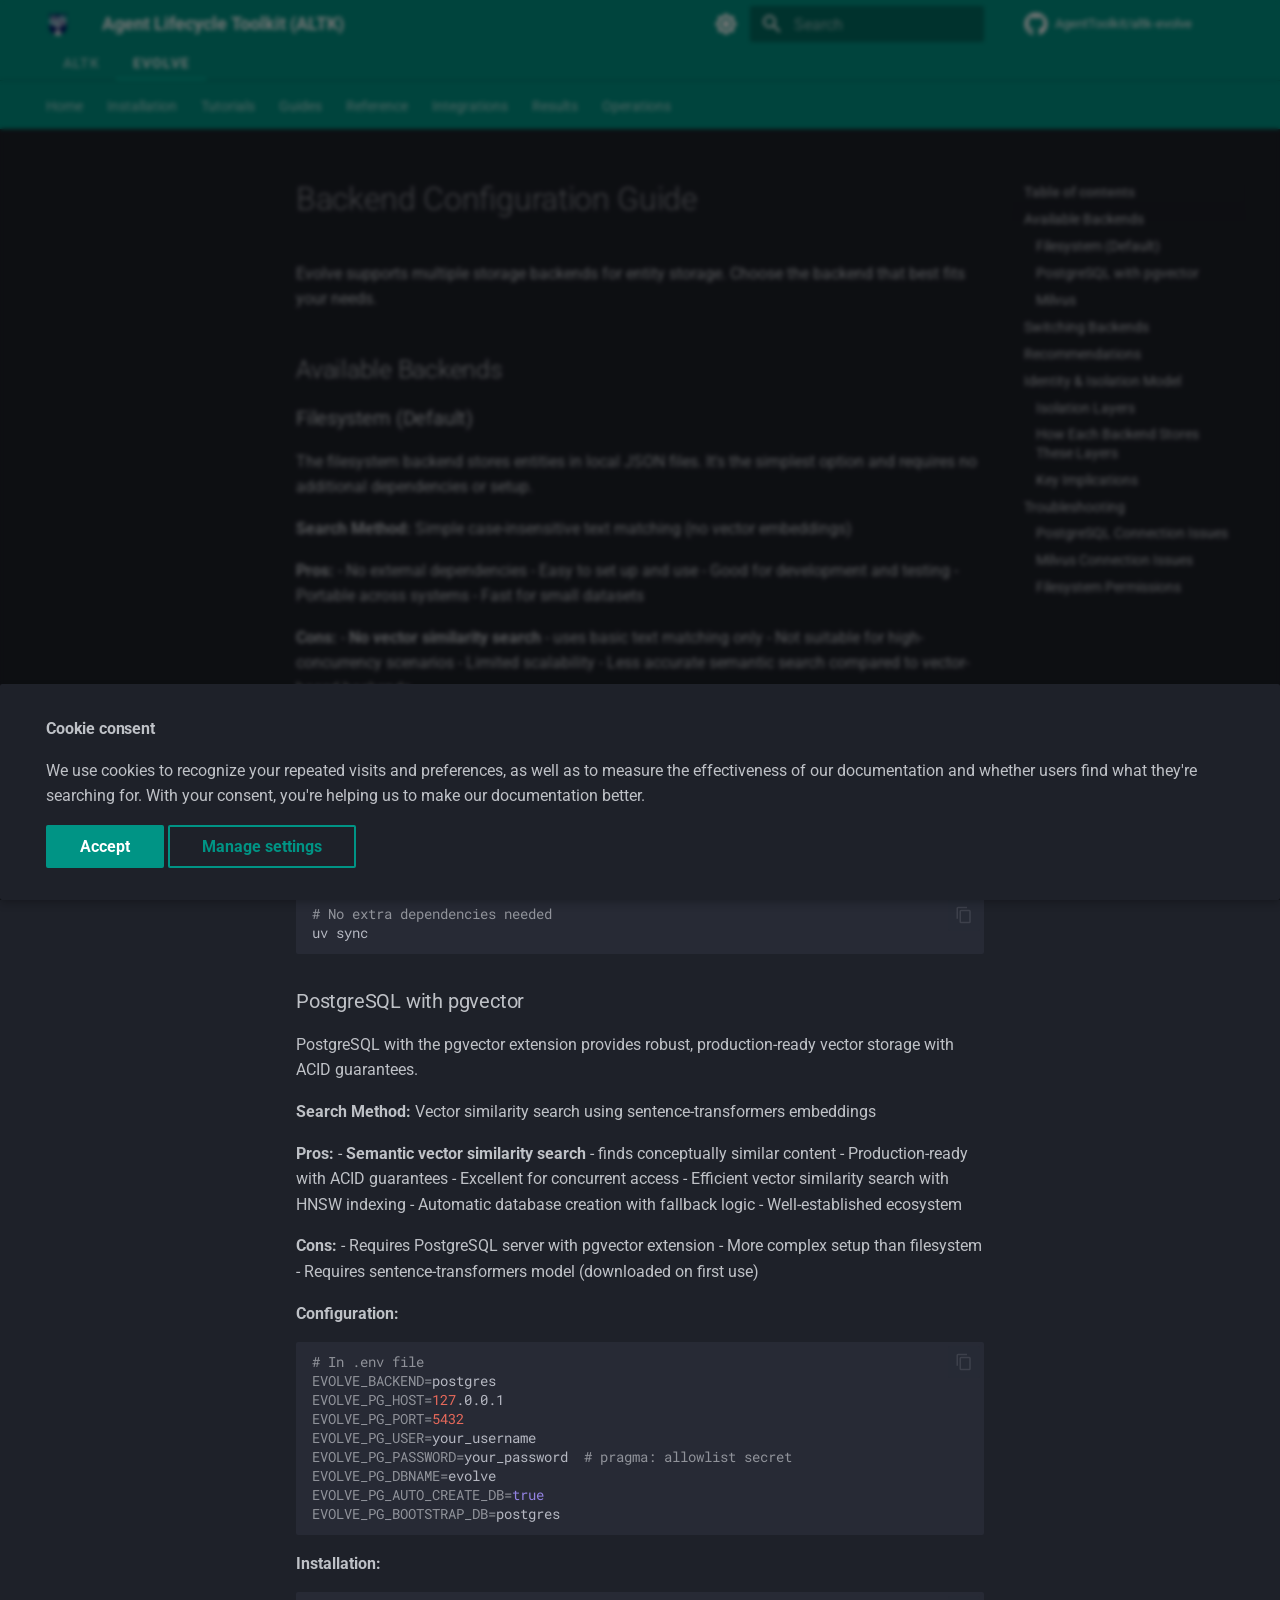
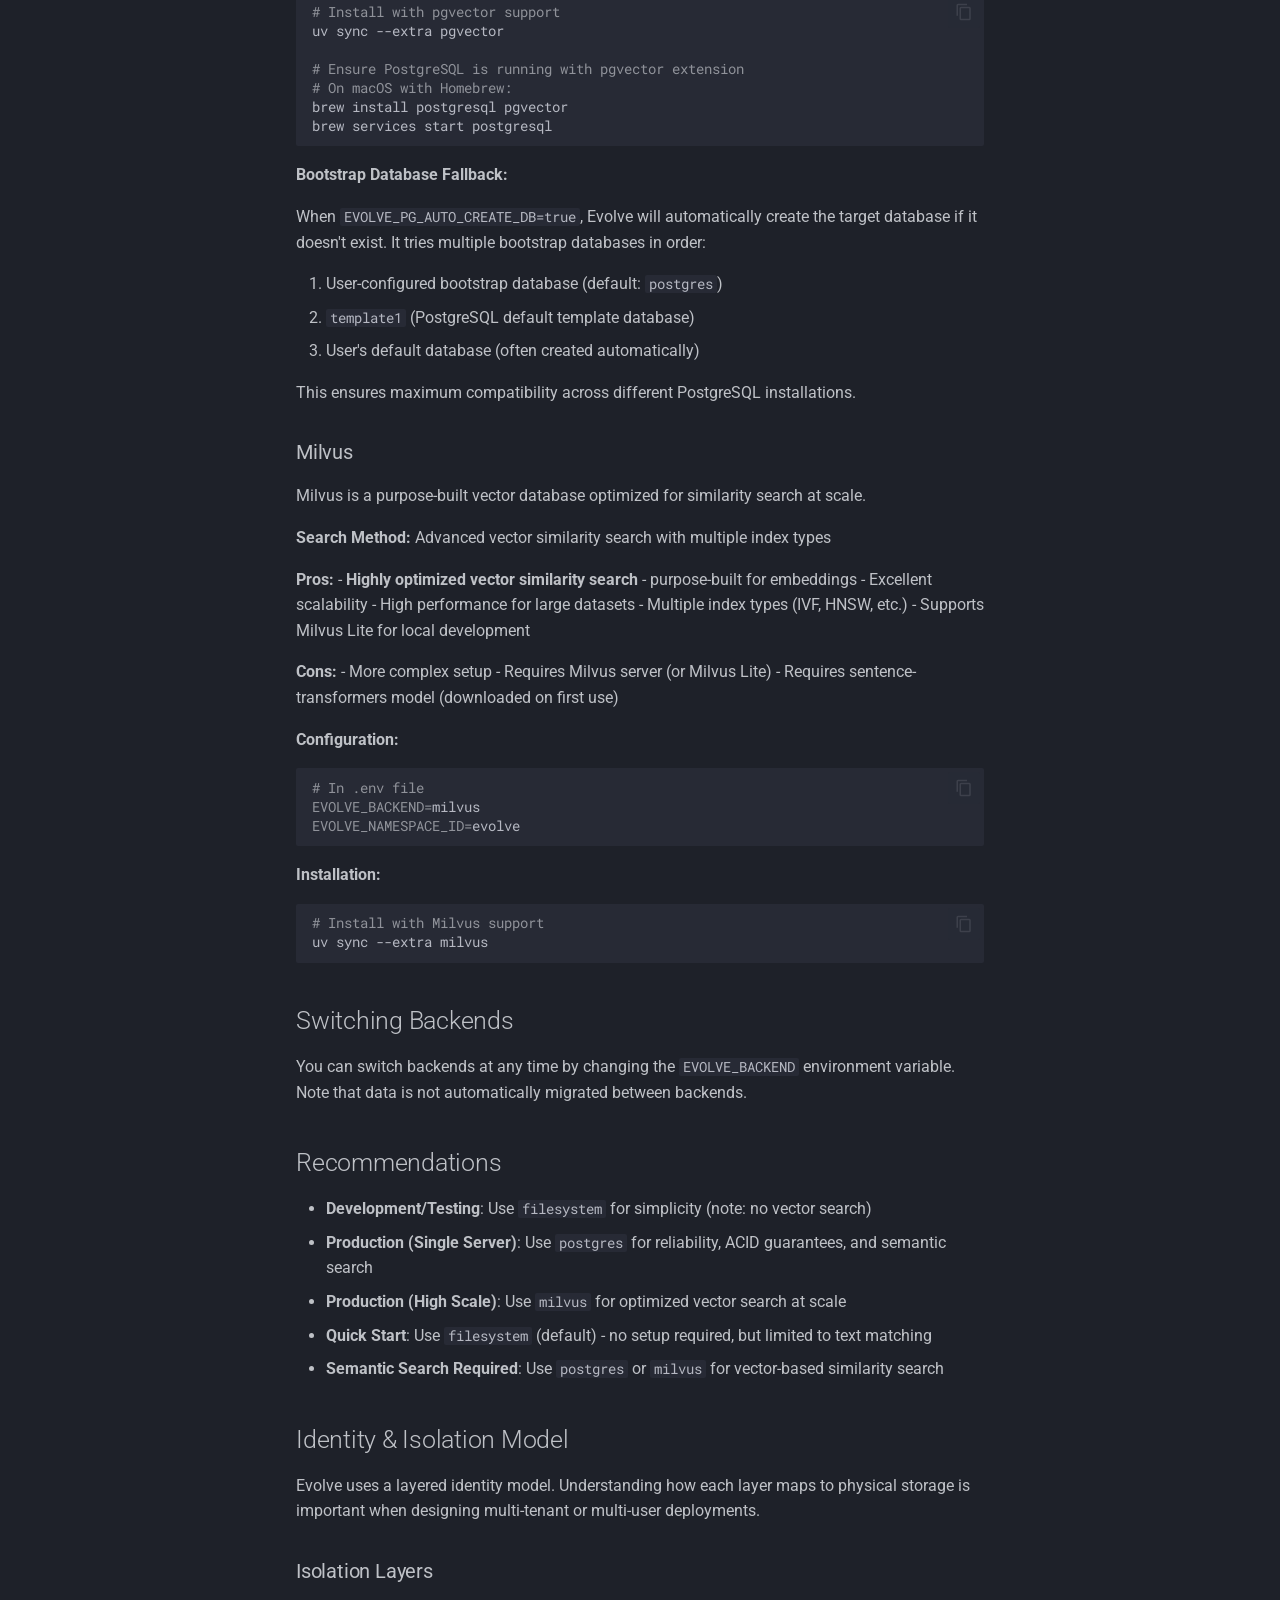
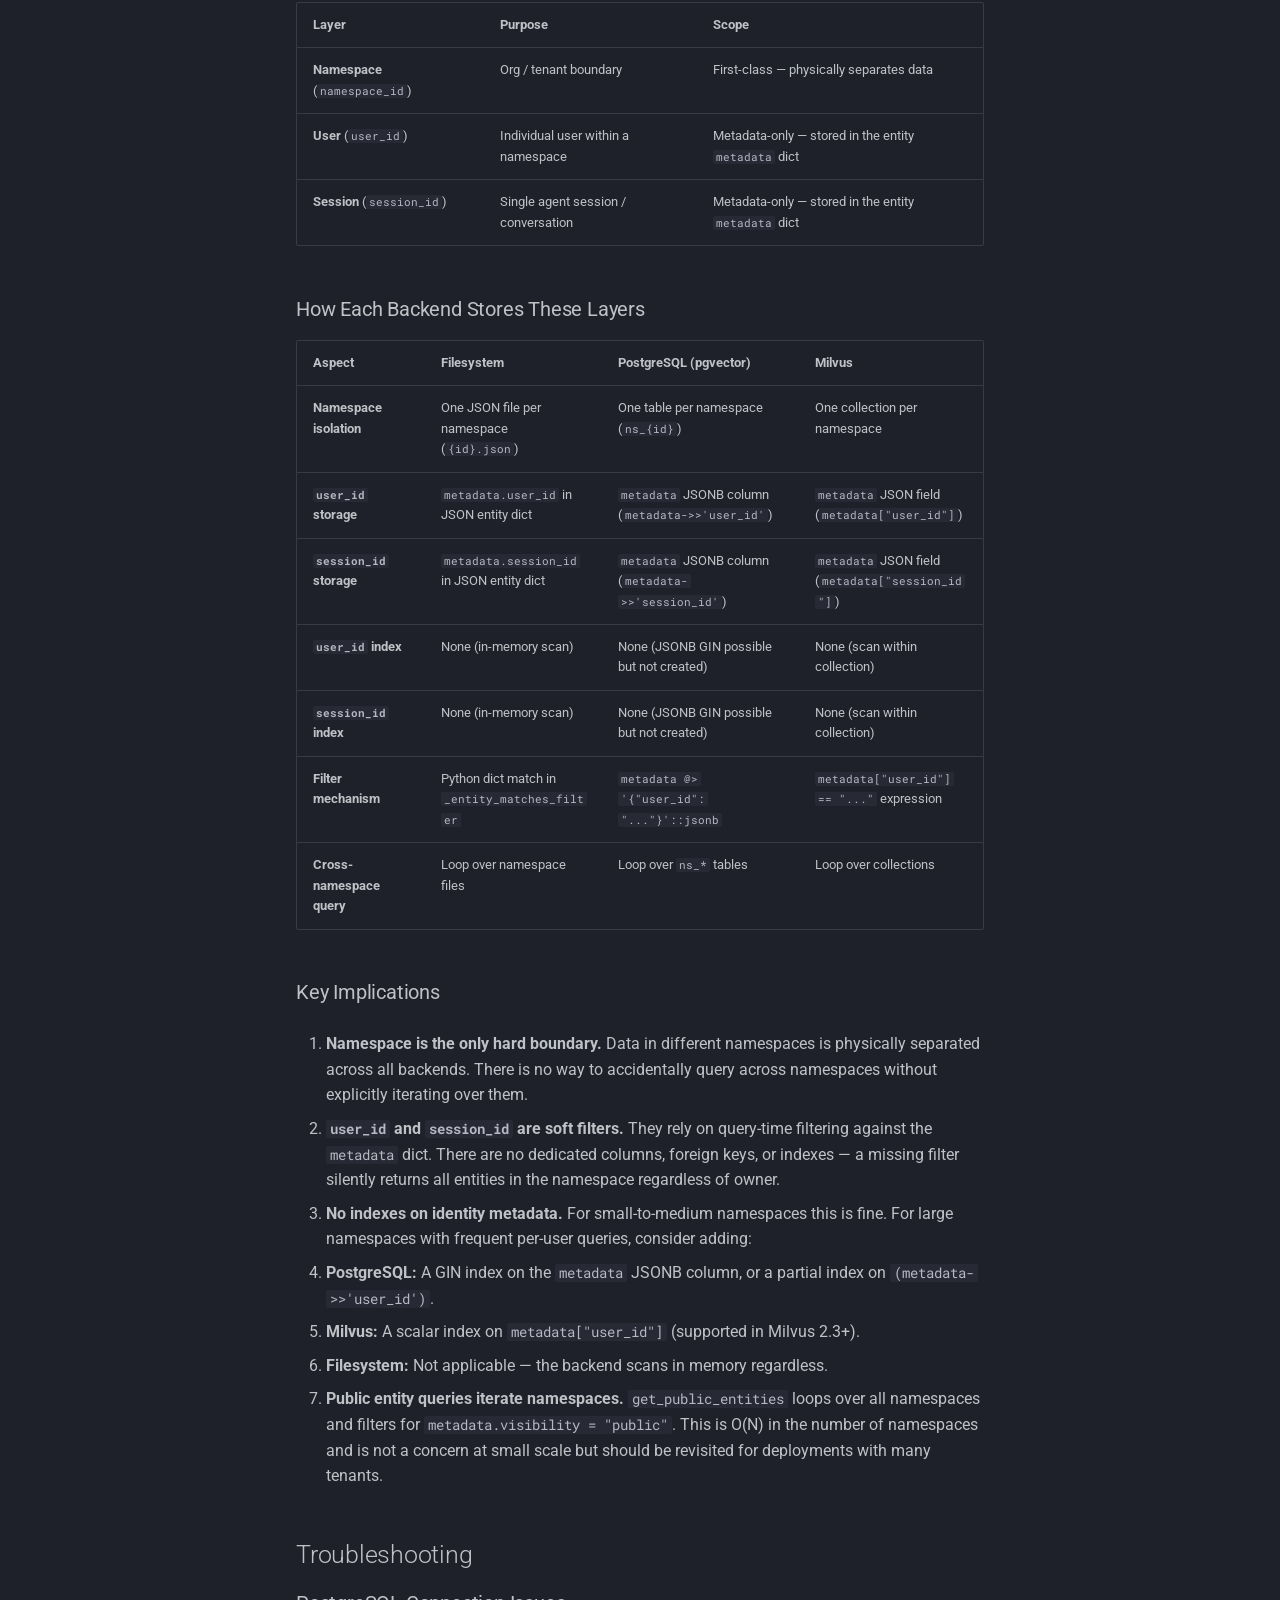
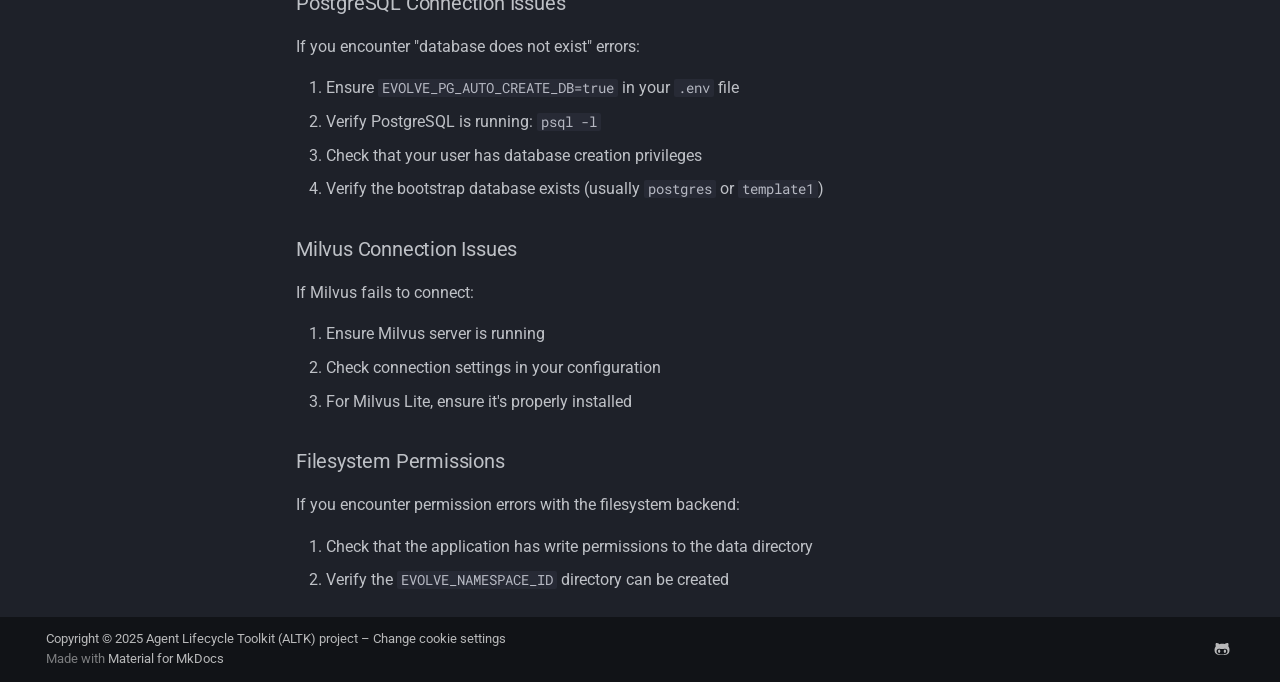
<file: guides/backend-configuration/index.html>
<!doctype html>
<html lang="en" class="no-js">
  <head>
    
      <meta charset="utf-8">
      <meta name="viewport" content="width=device-width,initial-scale=1">
      
        <meta name="description" content="Evolve is a component in the Agent Lifecycle Toolkit (ALTK) that gives agent builders the ability to iteratively improve their agents by learning from previous trajectories.">
      
      
      
        <link rel="canonical" href="https://agenttoolkit.github.io/evolve/guides/backend-configuration/">
      
      
      
      
        
      
      
      <link rel="icon" href="../../assets/logo-32x32.png">
      <meta name="generator" content="mkdocs-1.6.1, mkdocs-material-9.7.6">
    
    
      
        <title>Backend Configuration Guide - Agent Lifecycle Toolkit (ALTK)</title>
      
    
    

      <link rel="stylesheet" href="../../assets/stylesheets/main.484c7ddc.min.css">
      
        
        <link rel="stylesheet" href="../../assets/stylesheets/palette.ab4e12ef.min.css">
      
      


    
<style>
  github-repo-card {
    max-width: 800px;
    --ghrc-radius-lg: .1rem;
    --ghrc-border: var(--md-primary-fg-color);
    --ghrc-border-width: .1rem;
  }
</style>

    
      
    
    
      
        
        
        <link rel="preconnect" href="https://fonts.gstatic.com" crossorigin>
        <link rel="stylesheet" href="https://fonts.googleapis.com/css?family=Roboto:300,300i,400,400i,700,700i%7CRoboto+Mono:400,400i,700,700i&display=fallback">
        <style>:root{--md-text-font:"Roboto";--md-code-font:"Roboto Mono"}</style>
      
    
    
      <link rel="stylesheet" href="../../stylesheets/extra.css">
    
    <script>__md_scope=new URL("../..",location),__md_hash=e=>[...e].reduce(((e,_)=>(e<<5)-e+_.charCodeAt(0)),0),__md_get=(e,_=localStorage,t=__md_scope)=>JSON.parse(_.getItem(t.pathname+"."+e)),__md_set=(e,_,t=localStorage,a=__md_scope)=>{try{t.setItem(a.pathname+"."+e,JSON.stringify(_))}catch(e){}}</script>
    
      
  


  
  

<script id="__analytics">function __md_analytics(){function e(){dataLayer.push(arguments)}window.dataLayer=window.dataLayer||[],e("js",new Date),e("config",""),document.addEventListener("DOMContentLoaded",(function(){document.forms.search&&document.forms.search.query.addEventListener("blur",(function(){this.value&&e("event","search",{search_term:this.value})}));document$.subscribe((function(){var t=document.forms.feedback;if(void 0!==t)for(var a of t.querySelectorAll("[type=submit]"))a.addEventListener("click",(function(a){a.preventDefault();var n=document.location.pathname,d=this.getAttribute("data-md-value");e("event","feedback",{page:n,data:d}),t.firstElementChild.disabled=!0;var r=t.querySelector(".md-feedback__note [data-md-value='"+d+"']");r&&(r.hidden=!1)})),t.hidden=!1})),location$.subscribe((function(t){e("config","",{page_path:t.pathname})}))}));var t=document.createElement("script");t.async=!0,t.src="https://www.googletagmanager.com/gtag/js?id=",document.getElementById("__analytics").insertAdjacentElement("afterEnd",t)}</script>
  
    <script>if("undefined"!=typeof __md_analytics){var consent=__md_get("__consent");consent&&consent.analytics&&__md_analytics()}</script>
  

    
    
  </head>
  
  
    
    
      
    
    
    
    
    <body dir="ltr" data-md-color-scheme="slate" data-md-color-primary="teal" data-md-color-accent="teal">
  
    
    <input class="md-toggle" data-md-toggle="drawer" type="checkbox" id="__drawer" autocomplete="off">
    <input class="md-toggle" data-md-toggle="search" type="checkbox" id="__search" autocomplete="off">
    <label class="md-overlay" for="__drawer"></label>
    <div data-md-component="skip">
      
        
        <a href="#backend-configuration-guide" class="md-skip">
          Skip to content
        </a>
      
    </div>
    <div data-md-component="announce">
      
    </div>
    
    
      

<header class="md-header" data-md-component="header">
  <nav class="md-header__inner md-grid" aria-label="Header">
    <a href="../.." title="Agent Lifecycle Toolkit (ALTK)" class="md-header__button md-logo" aria-label="Agent Lifecycle Toolkit (ALTK)" data-md-component="logo">
      
  <img src="../../assets/logo-512x512.png" alt="logo">

    </a>
    <label class="md-header__button md-icon" for="__drawer">
      
      <svg xmlns="http://www.w3.org/2000/svg" viewBox="0 0 24 24"><path d="M3 6h18v2H3zm0 5h18v2H3zm0 5h18v2H3z"/></svg>
    </label>
    <div class="md-header__title" data-md-component="header-title">
      <div class="md-header__ellipsis">
        <div class="md-header__topic">
          <span class="md-ellipsis">
            Agent Lifecycle Toolkit (ALTK)
          </span>
        </div>
        <div class="md-header__topic" data-md-component="header-topic">
          <span class="md-ellipsis">
            
              Backend Configuration Guide
            
          </span>
        </div>
      </div>
    </div>
    
      
        <form class="md-header__option" data-md-component="palette">
  
    
    
    
    <input class="md-option" data-md-color-media="" data-md-color-scheme="slate" data-md-color-primary="teal" data-md-color-accent="teal"  aria-label="Switch to light mode"  type="radio" name="__palette" id="__palette_0">
    
      <label class="md-header__button md-icon" title="Switch to light mode" for="__palette_1" hidden>
        <svg xmlns="http://www.w3.org/2000/svg" viewBox="0 0 24 24"><path d="M12 8a4 4 0 0 0-4 4 4 4 0 0 0 4 4 4 4 0 0 0 4-4 4 4 0 0 0-4-4m0 10a6 6 0 0 1-6-6 6 6 0 0 1 6-6 6 6 0 0 1 6 6 6 6 0 0 1-6 6m8-9.31V4h-4.69L12 .69 8.69 4H4v4.69L.69 12 4 15.31V20h4.69L12 23.31 15.31 20H20v-4.69L23.31 12z"/></svg>
      </label>
    
  
    
    
    
    <input class="md-option" data-md-color-media="(prefers-color-scheme: light)" data-md-color-scheme="default" data-md-color-primary="teal" data-md-color-accent="teal"  aria-label="Switch to dark mode"  type="radio" name="__palette" id="__palette_1">
    
      <label class="md-header__button md-icon" title="Switch to dark mode" for="__palette_2" hidden>
        <svg xmlns="http://www.w3.org/2000/svg" viewBox="0 0 24 24"><path d="M12 18c-.89 0-1.74-.2-2.5-.55C11.56 16.5 13 14.42 13 12s-1.44-4.5-3.5-5.45C10.26 6.2 11.11 6 12 6a6 6 0 0 1 6 6 6 6 0 0 1-6 6m8-9.31V4h-4.69L12 .69 8.69 4H4v4.69L.69 12 4 15.31V20h4.69L12 23.31 15.31 20H20v-4.69L23.31 12z"/></svg>
      </label>
    
  
    
    
    
    <input class="md-option" data-md-color-media="(prefers-color-scheme: dark)" data-md-color-scheme="slate" data-md-color-primary="teal" data-md-color-accent="teal"  aria-label="Switch to system preference"  type="radio" name="__palette" id="__palette_2">
    
      <label class="md-header__button md-icon" title="Switch to system preference" for="__palette_0" hidden>
        <svg xmlns="http://www.w3.org/2000/svg" viewBox="0 0 24 24"><path d="m14.3 16-.7-2h-3.2l-.7 2H7.8L11 7h2l3.2 9zM20 8.69V4h-4.69L12 .69 8.69 4H4v4.69L.69 12 4 15.31V20h4.69L12 23.31 15.31 20H20v-4.69L23.31 12zm-9.15 3.96h2.3L12 9z"/></svg>
      </label>
    
  
</form>
      
    
    
      <script>var palette=__md_get("__palette");if(palette&&palette.color){if("(prefers-color-scheme)"===palette.color.media){var media=matchMedia("(prefers-color-scheme: light)"),input=document.querySelector(media.matches?"[data-md-color-media='(prefers-color-scheme: light)']":"[data-md-color-media='(prefers-color-scheme: dark)']");palette.color.media=input.getAttribute("data-md-color-media"),palette.color.scheme=input.getAttribute("data-md-color-scheme"),palette.color.primary=input.getAttribute("data-md-color-primary"),palette.color.accent=input.getAttribute("data-md-color-accent")}for(var[key,value]of Object.entries(palette.color))document.body.setAttribute("data-md-color-"+key,value)}</script>
    
    
    
      
      
        <label class="md-header__button md-icon" for="__search">
          
          <svg xmlns="http://www.w3.org/2000/svg" viewBox="0 0 24 24"><path d="M9.5 3A6.5 6.5 0 0 1 16 9.5c0 1.61-.59 3.09-1.56 4.23l.27.27h.79l5 5-1.5 1.5-5-5v-.79l-.27-.27A6.52 6.52 0 0 1 9.5 16 6.5 6.5 0 0 1 3 9.5 6.5 6.5 0 0 1 9.5 3m0 2C7 5 5 7 5 9.5S7 14 9.5 14 14 12 14 9.5 12 5 9.5 5"/></svg>
        </label>
        <div class="md-search" data-md-component="search" role="dialog">
  <label class="md-search__overlay" for="__search"></label>
  <div class="md-search__inner" role="search">
    <form class="md-search__form" name="search">
      <input type="text" class="md-search__input" name="query" aria-label="Search" placeholder="Search" autocapitalize="off" autocorrect="off" autocomplete="off" spellcheck="false" data-md-component="search-query" required>
      <label class="md-search__icon md-icon" for="__search">
        
        <svg xmlns="http://www.w3.org/2000/svg" viewBox="0 0 24 24"><path d="M9.5 3A6.5 6.5 0 0 1 16 9.5c0 1.61-.59 3.09-1.56 4.23l.27.27h.79l5 5-1.5 1.5-5-5v-.79l-.27-.27A6.52 6.52 0 0 1 9.5 16 6.5 6.5 0 0 1 3 9.5 6.5 6.5 0 0 1 9.5 3m0 2C7 5 5 7 5 9.5S7 14 9.5 14 14 12 14 9.5 12 5 9.5 5"/></svg>
        
        <svg xmlns="http://www.w3.org/2000/svg" viewBox="0 0 24 24"><path d="M20 11v2H8l5.5 5.5-1.42 1.42L4.16 12l7.92-7.92L13.5 5.5 8 11z"/></svg>
      </label>
      <nav class="md-search__options" aria-label="Search">
        
        <button type="reset" class="md-search__icon md-icon" title="Clear" aria-label="Clear" tabindex="-1">
          
          <svg xmlns="http://www.w3.org/2000/svg" viewBox="0 0 24 24"><path d="M19 6.41 17.59 5 12 10.59 6.41 5 5 6.41 10.59 12 5 17.59 6.41 19 12 13.41 17.59 19 19 17.59 13.41 12z"/></svg>
        </button>
      </nav>
      
        <div class="md-search__suggest" data-md-component="search-suggest"></div>
      
    </form>
    <div class="md-search__output">
      <div class="md-search__scrollwrap" tabindex="0" data-md-scrollfix>
        <div class="md-search-result" data-md-component="search-result">
          <div class="md-search-result__meta">
            Initializing search
          </div>
          <ol class="md-search-result__list" role="presentation"></ol>
        </div>
      </div>
    </div>
  </div>
</div>
      
    
    
      <div class="md-header__source">
        <a href="https://github.com/AgentToolkit/altk-evolve" title="Go to repository" class="md-source" data-md-component="source">
  <div class="md-source__icon md-icon">
    
    <svg xmlns="http://www.w3.org/2000/svg" viewBox="0 0 512 512"><!--! Font Awesome Free 7.1.0 by @fontawesome - https://fontawesome.com License - https://fontawesome.com/license/free (Icons: CC BY 4.0, Fonts: SIL OFL 1.1, Code: MIT License) Copyright 2025 Fonticons, Inc.--><path d="M173.9 397.4c0 2-2.3 3.6-5.2 3.6-3.3.3-5.6-1.3-5.6-3.6 0-2 2.3-3.6 5.2-3.6 3-.3 5.6 1.3 5.6 3.6m-31.1-4.5c-.7 2 1.3 4.3 4.3 4.9 2.6 1 5.6 0 6.2-2s-1.3-4.3-4.3-5.2c-2.6-.7-5.5.3-6.2 2.3m44.2-1.7c-2.9.7-4.9 2.6-4.6 4.9.3 2 2.9 3.3 5.9 2.6 2.9-.7 4.9-2.6 4.6-4.6-.3-1.9-3-3.2-5.9-2.9M252.8 8C114.1 8 8 113.3 8 252c0 110.9 69.8 205.8 169.5 239.2 12.8 2.3 17.3-5.6 17.3-12.1 0-6.2-.3-40.4-.3-61.4 0 0-70 15-84.7-29.8 0 0-11.4-29.1-27.8-36.6 0 0-22.9-15.7 1.6-15.4 0 0 24.9 2 38.6 25.8 21.9 38.6 58.6 27.5 72.9 20.9 2.3-16 8.8-27.1 16-33.7-55.9-6.2-112.3-14.3-112.3-110.5 0-27.5 7.6-41.3 23.6-58.9-2.6-6.5-11.1-33.3 2.6-67.9 20.9-6.5 69 27 69 27 20-5.6 41.5-8.5 62.8-8.5s42.8 2.9 62.8 8.5c0 0 48.1-33.6 69-27 13.7 34.7 5.2 61.4 2.6 67.9 16 17.7 25.8 31.5 25.8 58.9 0 96.5-58.9 104.2-114.8 110.5 9.2 7.9 17 22.9 17 46.4 0 33.7-.3 75.4-.3 83.6 0 6.5 4.6 14.4 17.3 12.1C436.2 457.8 504 362.9 504 252 504 113.3 391.5 8 252.8 8M105.2 352.9c-1.3 1-1 3.3.7 5.2 1.6 1.6 3.9 2.3 5.2 1 1.3-1 1-3.3-.7-5.2-1.6-1.6-3.9-2.3-5.2-1m-10.8-8.1c-.7 1.3.3 2.9 2.3 3.9 1.6 1 3.6.7 4.3-.7.7-1.3-.3-2.9-2.3-3.9-2-.6-3.6-.3-4.3.7m32.4 35.6c-1.6 1.3-1 4.3 1.3 6.2 2.3 2.3 5.2 2.6 6.5 1 1.3-1.3.7-4.3-1.3-6.2-2.2-2.3-5.2-2.6-6.5-1m-11.4-14.7c-1.6 1-1.6 3.6 0 5.9s4.3 3.3 5.6 2.3c1.6-1.3 1.6-3.9 0-6.2-1.4-2.3-4-3.3-5.6-2"/></svg>
  </div>
  <div class="md-source__repository">
    AgentToolkit/altk-evolve
  </div>
</a>
      </div>
    
  </nav>
  
</header>
    
    <div class="md-container" data-md-component="container">
      
      


<nav class="project-nav" aria-label="Project navigation">
  <div class="project-nav__inner md-grid">
    
    <a href="https://agenttoolkit.github.io/altk-main/"
       class="project-nav__item"
       target="_self" rel="noopener noreferrer"
       aria-current="false">
      
      ALTK
    </a>
    
    <a href="https://agenttoolkit.github.io/altk-evolve/"
       class="project-nav__item project-nav__item--active"
       
       aria-current="page">
      
      Evolve
    </a>
    
  </div>
</nav>


        
          
            
<nav class="md-tabs" aria-label="Tabs" data-md-component="tabs">
  <div class="md-grid">
    <ul class="md-tabs__list">
      
        
  
  
  
  
    <li class="md-tabs__item">
      <a href="../.." class="md-tabs__link">
        
  
  
    
  
  Home

      </a>
    </li>
  

      
        
  
  
  
  
    <li class="md-tabs__item">
      <a href="../../installation/" class="md-tabs__link">
        
  
  
    
  
  Installation

      </a>
    </li>
  

      
        
  
  
  
  
    
    
      <li class="md-tabs__item">
        <a href="../../tutorials/" class="md-tabs__link">
          
  
  
    
  
  Tutorials

        </a>
      </li>
    
  

      
        
  
  
  
  
    
    
      <li class="md-tabs__item">
        <a href="../configuration/" class="md-tabs__link">
          
  
  
    
  
  Guides

        </a>
      </li>
    
  

      
        
  
  
  
  
    
    
      <li class="md-tabs__item">
        <a href="../../reference/cli/" class="md-tabs__link">
          
  
  
    
  
  Reference

        </a>
      </li>
    
  

      
        
  
  
  
  
    
    
      <li class="md-tabs__item">
        <a href="../../integrations/claude/evolve-lite/" class="md-tabs__link">
          
  
  
    
  
  Integrations

        </a>
      </li>
    
  

      
        
  
  
  
  
    
    
      <li class="md-tabs__item">
        <a href="../../results/" class="md-tabs__link">
          
  
  
    
  
  Results

        </a>
      </li>
    
  

      
        
  
  
  
  
    
    
      <li class="md-tabs__item">
        <a href="../../operations/docker-testing/" class="md-tabs__link">
          
  
  
    
  
  Operations

        </a>
      </li>
    
  

      
    </ul>
  </div>
</nav>
          
        
      

      <main class="md-main" data-md-component="main">
        <div class="md-main__inner md-grid">
          
            
              
              <div class="md-sidebar md-sidebar--primary" data-md-component="sidebar" data-md-type="navigation" >
                <div class="md-sidebar__scrollwrap">
                  <div class="md-sidebar__inner">
                    


  


<nav class="md-nav md-nav--primary md-nav--lifted" aria-label="Navigation" data-md-level="0">
  <label class="md-nav__title" for="__drawer">
    <a href="../.." title="Agent Lifecycle Toolkit (ALTK)" class="md-nav__button md-logo" aria-label="Agent Lifecycle Toolkit (ALTK)" data-md-component="logo">
      
  <img src="../../assets/logo-512x512.png" alt="logo">

    </a>
    Agent Lifecycle Toolkit (ALTK)
  </label>
  
    <div class="md-nav__source">
      <a href="https://github.com/AgentToolkit/altk-evolve" title="Go to repository" class="md-source" data-md-component="source">
  <div class="md-source__icon md-icon">
    
    <svg xmlns="http://www.w3.org/2000/svg" viewBox="0 0 512 512"><!--! Font Awesome Free 7.1.0 by @fontawesome - https://fontawesome.com License - https://fontawesome.com/license/free (Icons: CC BY 4.0, Fonts: SIL OFL 1.1, Code: MIT License) Copyright 2025 Fonticons, Inc.--><path d="M173.9 397.4c0 2-2.3 3.6-5.2 3.6-3.3.3-5.6-1.3-5.6-3.6 0-2 2.3-3.6 5.2-3.6 3-.3 5.6 1.3 5.6 3.6m-31.1-4.5c-.7 2 1.3 4.3 4.3 4.9 2.6 1 5.6 0 6.2-2s-1.3-4.3-4.3-5.2c-2.6-.7-5.5.3-6.2 2.3m44.2-1.7c-2.9.7-4.9 2.6-4.6 4.9.3 2 2.9 3.3 5.9 2.6 2.9-.7 4.9-2.6 4.6-4.6-.3-1.9-3-3.2-5.9-2.9M252.8 8C114.1 8 8 113.3 8 252c0 110.9 69.8 205.8 169.5 239.2 12.8 2.3 17.3-5.6 17.3-12.1 0-6.2-.3-40.4-.3-61.4 0 0-70 15-84.7-29.8 0 0-11.4-29.1-27.8-36.6 0 0-22.9-15.7 1.6-15.4 0 0 24.9 2 38.6 25.8 21.9 38.6 58.6 27.5 72.9 20.9 2.3-16 8.8-27.1 16-33.7-55.9-6.2-112.3-14.3-112.3-110.5 0-27.5 7.6-41.3 23.6-58.9-2.6-6.5-11.1-33.3 2.6-67.9 20.9-6.5 69 27 69 27 20-5.6 41.5-8.5 62.8-8.5s42.8 2.9 62.8 8.5c0 0 48.1-33.6 69-27 13.7 34.7 5.2 61.4 2.6 67.9 16 17.7 25.8 31.5 25.8 58.9 0 96.5-58.9 104.2-114.8 110.5 9.2 7.9 17 22.9 17 46.4 0 33.7-.3 75.4-.3 83.6 0 6.5 4.6 14.4 17.3 12.1C436.2 457.8 504 362.9 504 252 504 113.3 391.5 8 252.8 8M105.2 352.9c-1.3 1-1 3.3.7 5.2 1.6 1.6 3.9 2.3 5.2 1 1.3-1 1-3.3-.7-5.2-1.6-1.6-3.9-2.3-5.2-1m-10.8-8.1c-.7 1.3.3 2.9 2.3 3.9 1.6 1 3.6.7 4.3-.7.7-1.3-.3-2.9-2.3-3.9-2-.6-3.6-.3-4.3.7m32.4 35.6c-1.6 1.3-1 4.3 1.3 6.2 2.3 2.3 5.2 2.6 6.5 1 1.3-1.3.7-4.3-1.3-6.2-2.2-2.3-5.2-2.6-6.5-1m-11.4-14.7c-1.6 1-1.6 3.6 0 5.9s4.3 3.3 5.6 2.3c1.6-1.3 1.6-3.9 0-6.2-1.4-2.3-4-3.3-5.6-2"/></svg>
  </div>
  <div class="md-source__repository">
    AgentToolkit/altk-evolve
  </div>
</a>
    </div>
  
  <ul class="md-nav__list" data-md-scrollfix>
    
      
      
  
  
  
  
    <li class="md-nav__item">
      <a href="../.." class="md-nav__link">
        
  
  
  <span class="md-ellipsis">
    
  
    Home
  

    
  </span>
  
  

      </a>
    </li>
  

    
      
      
  
  
  
  
    <li class="md-nav__item">
      <a href="../../installation/" class="md-nav__link">
        
  
  
  <span class="md-ellipsis">
    
  
    Installation
  

    
  </span>
  
  

      </a>
    </li>
  

    
      
      
  
  
  
  
    
    
      
        
          
        
      
        
      
        
      
        
      
        
      
    
    
    
      
      
        
      
    
    
    <li class="md-nav__item md-nav__item--nested">
      
        
        
        <input class="md-nav__toggle md-toggle " type="checkbox" id="__nav_3" >
        
          
          <div class="md-nav__link md-nav__container">
            <a href="../../tutorials/" class="md-nav__link ">
              
  
  
  <span class="md-ellipsis">
    
  
    Tutorials
  

    
  </span>
  
  

            </a>
            
              
              <label class="md-nav__link " for="__nav_3" id="__nav_3_label" tabindex="0">
                <span class="md-nav__icon md-icon"></span>
              </label>
            
          </div>
        
        <nav class="md-nav" data-md-level="1" aria-labelledby="__nav_3_label" aria-expanded="false">
          <label class="md-nav__title" for="__nav_3">
            <span class="md-nav__icon md-icon"></span>
            
  
    Tutorials
  

          </label>
          <ul class="md-nav__list" data-md-scrollfix>
            
              
            
              
                
  
  
  
  
    <li class="md-nav__item">
      <a href="../../examples/hello_world/bob/" class="md-nav__link">
        
  
  
  <span class="md-ellipsis">
    
  
    Starter Example (IBM Bob)
  

    
  </span>
  
  

      </a>
    </li>
  

              
            
              
                
  
  
  
  
    <li class="md-nav__item">
      <a href="../../examples/hello_world/claude/" class="md-nav__link">
        
  
  
  <span class="md-ellipsis">
    
  
    Starter Example (Claude Code)
  

    
  </span>
  
  

      </a>
    </li>
  

              
            
              
                
  
  
  
  
    <li class="md-nav__item">
      <a href="../../examples/hello_world/codex/" class="md-nav__link">
        
  
  
  <span class="md-ellipsis">
    
  
    Starter Example (Codex)
  

    
  </span>
  
  

      </a>
    </li>
  

              
            
              
                
  
  
  
  
    <li class="md-nav__item">
      <a href="../../tutorials/guidelines-loop/" class="md-nav__link">
        
  
  
  <span class="md-ellipsis">
    
  
    Starter Example (Evolving Agent Loop)
  

    
  </span>
  
  

      </a>
    </li>
  

              
            
          </ul>
        </nav>
      
    </li>
  

    
      
      
  
  
  
  
    
    
      
        
      
        
      
        
      
        
      
        
      
        
      
        
      
    
    
    
      
      
        
      
    
    
    <li class="md-nav__item md-nav__item--nested">
      
        
        
        <input class="md-nav__toggle md-toggle " type="checkbox" id="__nav_4" >
        
          
          <label class="md-nav__link" for="__nav_4" id="__nav_4_label" tabindex="0">
            
  
  
  <span class="md-ellipsis">
    
  
    Guides
  

    
  </span>
  
  

            <span class="md-nav__icon md-icon"></span>
          </label>
        
        <nav class="md-nav" data-md-level="1" aria-labelledby="__nav_4_label" aria-expanded="false">
          <label class="md-nav__title" for="__nav_4">
            <span class="md-nav__icon md-icon"></span>
            
  
    Guides
  

          </label>
          <ul class="md-nav__list" data-md-scrollfix>
            
              
                
  
  
  
  
    <li class="md-nav__item">
      <a href="../configuration/" class="md-nav__link">
        
  
  
  <span class="md-ellipsis">
    
  
    Configuration
  

    
  </span>
  
  

      </a>
    </li>
  

              
            
              
                
  
  
  
  
    <li class="md-nav__item">
      <a href="../guidelines/" class="md-nav__link">
        
  
  
  <span class="md-ellipsis">
    
  
    Enabling Guidelines
  

    
  </span>
  
  

      </a>
    </li>
  

              
            
              
                
  
  
  
  
    <li class="md-nav__item">
      <a href="../low-code-tracing/" class="md-nav__link">
        
  
  
  <span class="md-ellipsis">
    
  
    Low-Code Tracing
  

    
  </span>
  
  

      </a>
    </li>
  

              
            
              
                
  
  
  
  
    <li class="md-nav__item">
      <a href="../phoenix-sync/" class="md-nav__link">
        
  
  
  <span class="md-ellipsis">
    
  
    Phoenix Sync
  

    
  </span>
  
  

      </a>
    </li>
  

              
            
              
                
  
  
  
  
    <li class="md-nav__item">
      <a href="../extract-trajectories/" class="md-nav__link">
        
  
  
  <span class="md-ellipsis">
    
  
    Extract Trajectories
  

    
  </span>
  
  

      </a>
    </li>
  

              
            
              
                
  
  
  
  
    <li class="md-nav__item">
      <a href="../memory-hooks/" class="md-nav__link">
        
  
  
  <span class="md-ellipsis">
    
  
    Memory Hooks
  

    
  </span>
  
  

      </a>
    </li>
  

              
            
              
                
  
  
  
  
    <li class="md-nav__item">
      <a href="../retention/" class="md-nav__link">
        
  
  
  <span class="md-ellipsis">
    
  
    Data Retention
  

    
  </span>
  
  

      </a>
    </li>
  

              
            
          </ul>
        </nav>
      
    </li>
  

    
      
      
  
  
  
  
    
    
      
        
      
        
      
    
    
    
      
      
        
      
    
    
    <li class="md-nav__item md-nav__item--nested">
      
        
        
        <input class="md-nav__toggle md-toggle " type="checkbox" id="__nav_5" >
        
          
          <label class="md-nav__link" for="__nav_5" id="__nav_5_label" tabindex="0">
            
  
  
  <span class="md-ellipsis">
    
  
    Reference
  

    
  </span>
  
  

            <span class="md-nav__icon md-icon"></span>
          </label>
        
        <nav class="md-nav" data-md-level="1" aria-labelledby="__nav_5_label" aria-expanded="false">
          <label class="md-nav__title" for="__nav_5">
            <span class="md-nav__icon md-icon"></span>
            
  
    Reference
  

          </label>
          <ul class="md-nav__list" data-md-scrollfix>
            
              
                
  
  
  
  
    <li class="md-nav__item">
      <a href="../../reference/cli/" class="md-nav__link">
        
  
  
  <span class="md-ellipsis">
    
  
    CLI
  

    
  </span>
  
  

      </a>
    </li>
  

              
            
              
                
  
  
  
  
    <li class="md-nav__item">
      <a href="../../reference/policies/" class="md-nav__link">
        
  
  
  <span class="md-ellipsis">
    
  
    Policies
  

    
  </span>
  
  

      </a>
    </li>
  

              
            
          </ul>
        </nav>
      
    </li>
  

    
      
      
  
  
  
  
    
    
      
        
      
    
    
    
      
      
        
      
    
    
    <li class="md-nav__item md-nav__item--nested">
      
        
        
        <input class="md-nav__toggle md-toggle " type="checkbox" id="__nav_6" >
        
          
          <label class="md-nav__link" for="__nav_6" id="__nav_6_label" tabindex="0">
            
  
  
  <span class="md-ellipsis">
    
  
    Integrations
  

    
  </span>
  
  

            <span class="md-nav__icon md-icon"></span>
          </label>
        
        <nav class="md-nav" data-md-level="1" aria-labelledby="__nav_6_label" aria-expanded="false">
          <label class="md-nav__title" for="__nav_6">
            <span class="md-nav__icon md-icon"></span>
            
  
    Integrations
  

          </label>
          <ul class="md-nav__list" data-md-scrollfix>
            
              
                
  
  
  
  
    <li class="md-nav__item">
      <a href="../../integrations/claude/evolve-lite/" class="md-nav__link">
        
  
  
  <span class="md-ellipsis">
    
  
    Evolve Lite (Claude Code)
  

    
  </span>
  
  

      </a>
    </li>
  

              
            
          </ul>
        </nav>
      
    </li>
  

    
      
      
  
  
  
  
    
    
      
        
          
        
      
    
    
    
      
      
        
      
    
    
    <li class="md-nav__item md-nav__item--nested">
      
        
        
        <input class="md-nav__toggle md-toggle " type="checkbox" id="__nav_7" >
        
          
          <div class="md-nav__link md-nav__container">
            <a href="../../results/" class="md-nav__link ">
              
  
  
  <span class="md-ellipsis">
    
  
    Results
  

    
  </span>
  
  

            </a>
            
          </div>
        
        <nav class="md-nav" data-md-level="1" aria-labelledby="__nav_7_label" aria-expanded="false">
          <label class="md-nav__title" for="__nav_7">
            <span class="md-nav__icon md-icon"></span>
            
  
    Results
  

          </label>
          <ul class="md-nav__list" data-md-scrollfix>
            
              
            
          </ul>
        </nav>
      
    </li>
  

    
      
      
  
  
  
  
    
    
      
        
      
    
    
    
      
      
        
      
    
    
    <li class="md-nav__item md-nav__item--nested">
      
        
        
        <input class="md-nav__toggle md-toggle " type="checkbox" id="__nav_8" >
        
          
          <label class="md-nav__link" for="__nav_8" id="__nav_8_label" tabindex="0">
            
  
  
  <span class="md-ellipsis">
    
  
    Operations
  

    
  </span>
  
  

            <span class="md-nav__icon md-icon"></span>
          </label>
        
        <nav class="md-nav" data-md-level="1" aria-labelledby="__nav_8_label" aria-expanded="false">
          <label class="md-nav__title" for="__nav_8">
            <span class="md-nav__icon md-icon"></span>
            
  
    Operations
  

          </label>
          <ul class="md-nav__list" data-md-scrollfix>
            
              
                
  
  
  
  
    <li class="md-nav__item">
      <a href="../../operations/docker-testing/" class="md-nav__link">
        
  
  
  <span class="md-ellipsis">
    
  
    Docker Testing
  

    
  </span>
  
  

      </a>
    </li>
  

              
            
          </ul>
        </nav>
      
    </li>
  

    
  </ul>
</nav>
                  </div>
                </div>
              </div>
            
            
              
              <div class="md-sidebar md-sidebar--secondary" data-md-component="sidebar" data-md-type="toc" >
                <div class="md-sidebar__scrollwrap">
                  <div class="md-sidebar__inner">
                    

<nav class="md-nav md-nav--secondary" aria-label="Table of contents">
  
  
  
    
  
  
    <label class="md-nav__title" for="__toc">
      <span class="md-nav__icon md-icon"></span>
      Table of contents
    </label>
    <ul class="md-nav__list" data-md-component="toc" data-md-scrollfix>
      
        <li class="md-nav__item">
  <a href="#available-backends" class="md-nav__link">
    <span class="md-ellipsis">
      
        Available Backends
      
    </span>
  </a>
  
    <nav class="md-nav" aria-label="Available Backends">
      <ul class="md-nav__list">
        
          <li class="md-nav__item">
  <a href="#filesystem-default" class="md-nav__link">
    <span class="md-ellipsis">
      
        Filesystem (Default)
      
    </span>
  </a>
  
</li>
        
          <li class="md-nav__item">
  <a href="#postgresql-with-pgvector" class="md-nav__link">
    <span class="md-ellipsis">
      
        PostgreSQL with pgvector
      
    </span>
  </a>
  
</li>
        
          <li class="md-nav__item">
  <a href="#milvus" class="md-nav__link">
    <span class="md-ellipsis">
      
        Milvus
      
    </span>
  </a>
  
</li>
        
      </ul>
    </nav>
  
</li>
      
        <li class="md-nav__item">
  <a href="#switching-backends" class="md-nav__link">
    <span class="md-ellipsis">
      
        Switching Backends
      
    </span>
  </a>
  
</li>
      
        <li class="md-nav__item">
  <a href="#recommendations" class="md-nav__link">
    <span class="md-ellipsis">
      
        Recommendations
      
    </span>
  </a>
  
</li>
      
        <li class="md-nav__item">
  <a href="#identity-isolation-model" class="md-nav__link">
    <span class="md-ellipsis">
      
        Identity &amp; Isolation Model
      
    </span>
  </a>
  
    <nav class="md-nav" aria-label="Identity &amp; Isolation Model">
      <ul class="md-nav__list">
        
          <li class="md-nav__item">
  <a href="#isolation-layers" class="md-nav__link">
    <span class="md-ellipsis">
      
        Isolation Layers
      
    </span>
  </a>
  
</li>
        
          <li class="md-nav__item">
  <a href="#how-each-backend-stores-these-layers" class="md-nav__link">
    <span class="md-ellipsis">
      
        How Each Backend Stores These Layers
      
    </span>
  </a>
  
</li>
        
          <li class="md-nav__item">
  <a href="#key-implications" class="md-nav__link">
    <span class="md-ellipsis">
      
        Key Implications
      
    </span>
  </a>
  
</li>
        
      </ul>
    </nav>
  
</li>
      
        <li class="md-nav__item">
  <a href="#troubleshooting" class="md-nav__link">
    <span class="md-ellipsis">
      
        Troubleshooting
      
    </span>
  </a>
  
    <nav class="md-nav" aria-label="Troubleshooting">
      <ul class="md-nav__list">
        
          <li class="md-nav__item">
  <a href="#postgresql-connection-issues" class="md-nav__link">
    <span class="md-ellipsis">
      
        PostgreSQL Connection Issues
      
    </span>
  </a>
  
</li>
        
          <li class="md-nav__item">
  <a href="#milvus-connection-issues" class="md-nav__link">
    <span class="md-ellipsis">
      
        Milvus Connection Issues
      
    </span>
  </a>
  
</li>
        
          <li class="md-nav__item">
  <a href="#filesystem-permissions" class="md-nav__link">
    <span class="md-ellipsis">
      
        Filesystem Permissions
      
    </span>
  </a>
  
</li>
        
      </ul>
    </nav>
  
</li>
      
    </ul>
  
</nav>
                  </div>
                </div>
              </div>
            
          
          
            <div class="md-content" data-md-component="content">
              
                



  


              
              <article class="md-content__inner md-typeset">
                
                  


  
  


<h1 id="backend-configuration-guide">Backend Configuration Guide<a class="headerlink" href="#backend-configuration-guide" title="Permanent link">&para;</a></h1>
<p>Evolve supports multiple storage backends for entity storage. Choose the backend that best fits your needs.</p>
<h2 id="available-backends">Available Backends<a class="headerlink" href="#available-backends" title="Permanent link">&para;</a></h2>
<h3 id="filesystem-default">Filesystem (Default)<a class="headerlink" href="#filesystem-default" title="Permanent link">&para;</a></h3>
<p>The filesystem backend stores entities in local JSON files. It's the simplest option and requires no additional dependencies or setup.</p>
<p><strong>Search Method:</strong> Simple case-insensitive text matching (no vector embeddings)</p>
<p><strong>Pros:</strong>
- No external dependencies
- Easy to set up and use
- Good for development and testing
- Portable across systems
- Fast for small datasets</p>
<p><strong>Cons:</strong>
- <strong>No vector similarity search</strong> - uses basic text matching only
- Not suitable for high-concurrency scenarios
- Limited scalability
- Less accurate semantic search compared to vector-based backends</p>
<p><strong>Configuration:</strong>
<div class="highlight"><pre><span></span><code><a id="__codelineno-0-1" name="__codelineno-0-1" href="#__codelineno-0-1"></a><span class="c1"># In .env file</span>
<a id="__codelineno-0-2" name="__codelineno-0-2" href="#__codelineno-0-2"></a><span class="nv">EVOLVE_BACKEND</span><span class="o">=</span>filesystem
<a id="__codelineno-0-3" name="__codelineno-0-3" href="#__codelineno-0-3"></a><span class="nv">EVOLVE_NAMESPACE_ID</span><span class="o">=</span>evolve
</code></pre></div></p>
<p><strong>Installation:</strong>
<div class="highlight"><pre><span></span><code><a id="__codelineno-1-1" name="__codelineno-1-1" href="#__codelineno-1-1"></a><span class="c1"># No extra dependencies needed</span>
<a id="__codelineno-1-2" name="__codelineno-1-2" href="#__codelineno-1-2"></a>uv<span class="w"> </span>sync
</code></pre></div></p>
<h3 id="postgresql-with-pgvector">PostgreSQL with pgvector<a class="headerlink" href="#postgresql-with-pgvector" title="Permanent link">&para;</a></h3>
<p>PostgreSQL with the pgvector extension provides robust, production-ready vector storage with ACID guarantees.</p>
<p><strong>Search Method:</strong> Vector similarity search using sentence-transformers embeddings</p>
<p><strong>Pros:</strong>
- <strong>Semantic vector similarity search</strong> - finds conceptually similar content
- Production-ready with ACID guarantees
- Excellent for concurrent access
- Efficient vector similarity search with HNSW indexing
- Automatic database creation with fallback logic
- Well-established ecosystem</p>
<p><strong>Cons:</strong>
- Requires PostgreSQL server with pgvector extension
- More complex setup than filesystem
- Requires sentence-transformers model (downloaded on first use)</p>
<p><strong>Configuration:</strong>
<div class="highlight"><pre><span></span><code><a id="__codelineno-2-1" name="__codelineno-2-1" href="#__codelineno-2-1"></a><span class="c1"># In .env file</span>
<a id="__codelineno-2-2" name="__codelineno-2-2" href="#__codelineno-2-2"></a><span class="nv">EVOLVE_BACKEND</span><span class="o">=</span>postgres
<a id="__codelineno-2-3" name="__codelineno-2-3" href="#__codelineno-2-3"></a><span class="nv">EVOLVE_PG_HOST</span><span class="o">=</span><span class="m">127</span>.0.0.1
<a id="__codelineno-2-4" name="__codelineno-2-4" href="#__codelineno-2-4"></a><span class="nv">EVOLVE_PG_PORT</span><span class="o">=</span><span class="m">5432</span>
<a id="__codelineno-2-5" name="__codelineno-2-5" href="#__codelineno-2-5"></a><span class="nv">EVOLVE_PG_USER</span><span class="o">=</span>your_username
<a id="__codelineno-2-6" name="__codelineno-2-6" href="#__codelineno-2-6"></a><span class="nv">EVOLVE_PG_PASSWORD</span><span class="o">=</span>your_password<span class="w">  </span><span class="c1"># pragma: allowlist secret</span>
<a id="__codelineno-2-7" name="__codelineno-2-7" href="#__codelineno-2-7"></a><span class="nv">EVOLVE_PG_DBNAME</span><span class="o">=</span>evolve
<a id="__codelineno-2-8" name="__codelineno-2-8" href="#__codelineno-2-8"></a><span class="nv">EVOLVE_PG_AUTO_CREATE_DB</span><span class="o">=</span><span class="nb">true</span>
<a id="__codelineno-2-9" name="__codelineno-2-9" href="#__codelineno-2-9"></a><span class="nv">EVOLVE_PG_BOOTSTRAP_DB</span><span class="o">=</span>postgres
</code></pre></div></p>
<p><strong>Installation:</strong>
<div class="highlight"><pre><span></span><code><a id="__codelineno-3-1" name="__codelineno-3-1" href="#__codelineno-3-1"></a><span class="c1"># Install with pgvector support</span>
<a id="__codelineno-3-2" name="__codelineno-3-2" href="#__codelineno-3-2"></a>uv<span class="w"> </span>sync<span class="w"> </span>--extra<span class="w"> </span>pgvector
<a id="__codelineno-3-3" name="__codelineno-3-3" href="#__codelineno-3-3"></a>
<a id="__codelineno-3-4" name="__codelineno-3-4" href="#__codelineno-3-4"></a><span class="c1"># Ensure PostgreSQL is running with pgvector extension</span>
<a id="__codelineno-3-5" name="__codelineno-3-5" href="#__codelineno-3-5"></a><span class="c1"># On macOS with Homebrew:</span>
<a id="__codelineno-3-6" name="__codelineno-3-6" href="#__codelineno-3-6"></a>brew<span class="w"> </span>install<span class="w"> </span>postgresql<span class="w"> </span>pgvector
<a id="__codelineno-3-7" name="__codelineno-3-7" href="#__codelineno-3-7"></a>brew<span class="w"> </span>services<span class="w"> </span>start<span class="w"> </span>postgresql
</code></pre></div></p>
<p><strong>Bootstrap Database Fallback:</strong></p>
<p>When <code>EVOLVE_PG_AUTO_CREATE_DB=true</code>, Evolve will automatically create the target database if it doesn't exist. It tries multiple bootstrap databases in order:</p>
<ol>
<li>User-configured bootstrap database (default: <code>postgres</code>)</li>
<li><code>template1</code> (PostgreSQL default template database)</li>
<li>User's default database (often created automatically)</li>
</ol>
<p>This ensures maximum compatibility across different PostgreSQL installations.</p>
<h3 id="milvus">Milvus<a class="headerlink" href="#milvus" title="Permanent link">&para;</a></h3>
<p>Milvus is a purpose-built vector database optimized for similarity search at scale.</p>
<p><strong>Search Method:</strong> Advanced vector similarity search with multiple index types</p>
<p><strong>Pros:</strong>
- <strong>Highly optimized vector similarity search</strong> - purpose-built for embeddings
- Excellent scalability
- High performance for large datasets
- Multiple index types (IVF, HNSW, etc.)
- Supports Milvus Lite for local development</p>
<p><strong>Cons:</strong>
- More complex setup
- Requires Milvus server (or Milvus Lite)
- Requires sentence-transformers model (downloaded on first use)</p>
<p><strong>Configuration:</strong>
<div class="highlight"><pre><span></span><code><a id="__codelineno-4-1" name="__codelineno-4-1" href="#__codelineno-4-1"></a><span class="c1"># In .env file</span>
<a id="__codelineno-4-2" name="__codelineno-4-2" href="#__codelineno-4-2"></a><span class="nv">EVOLVE_BACKEND</span><span class="o">=</span>milvus
<a id="__codelineno-4-3" name="__codelineno-4-3" href="#__codelineno-4-3"></a><span class="nv">EVOLVE_NAMESPACE_ID</span><span class="o">=</span>evolve
</code></pre></div></p>
<p><strong>Installation:</strong>
<div class="highlight"><pre><span></span><code><a id="__codelineno-5-1" name="__codelineno-5-1" href="#__codelineno-5-1"></a><span class="c1"># Install with Milvus support</span>
<a id="__codelineno-5-2" name="__codelineno-5-2" href="#__codelineno-5-2"></a>uv<span class="w"> </span>sync<span class="w"> </span>--extra<span class="w"> </span>milvus
</code></pre></div></p>
<h2 id="switching-backends">Switching Backends<a class="headerlink" href="#switching-backends" title="Permanent link">&para;</a></h2>
<p>You can switch backends at any time by changing the <code>EVOLVE_BACKEND</code> environment variable. Note that data is not automatically migrated between backends.</p>
<h2 id="recommendations">Recommendations<a class="headerlink" href="#recommendations" title="Permanent link">&para;</a></h2>
<ul>
<li><strong>Development/Testing</strong>: Use <code>filesystem</code> for simplicity (note: no vector search)</li>
<li><strong>Production (Single Server)</strong>: Use <code>postgres</code> for reliability, ACID guarantees, and semantic search</li>
<li><strong>Production (High Scale)</strong>: Use <code>milvus</code> for optimized vector search at scale</li>
<li><strong>Quick Start</strong>: Use <code>filesystem</code> (default) - no setup required, but limited to text matching</li>
<li><strong>Semantic Search Required</strong>: Use <code>postgres</code> or <code>milvus</code> for vector-based similarity search</li>
</ul>
<h2 id="identity-isolation-model">Identity &amp; Isolation Model<a class="headerlink" href="#identity-isolation-model" title="Permanent link">&para;</a></h2>
<p>Evolve uses a layered identity model. Understanding how each layer maps to physical storage is important when designing multi-tenant or multi-user deployments.</p>
<h3 id="isolation-layers">Isolation Layers<a class="headerlink" href="#isolation-layers" title="Permanent link">&para;</a></h3>
<table>
<thead>
<tr>
<th>Layer</th>
<th>Purpose</th>
<th>Scope</th>
</tr>
</thead>
<tbody>
<tr>
<td><strong>Namespace</strong> (<code>namespace_id</code>)</td>
<td>Org / tenant boundary</td>
<td>First-class — physically separates data</td>
</tr>
<tr>
<td><strong>User</strong> (<code>user_id</code>)</td>
<td>Individual user within a namespace</td>
<td>Metadata-only — stored in the entity <code>metadata</code> dict</td>
</tr>
<tr>
<td><strong>Session</strong> (<code>session_id</code>)</td>
<td>Single agent session / conversation</td>
<td>Metadata-only — stored in the entity <code>metadata</code> dict</td>
</tr>
</tbody>
</table>
<h3 id="how-each-backend-stores-these-layers">How Each Backend Stores These Layers<a class="headerlink" href="#how-each-backend-stores-these-layers" title="Permanent link">&para;</a></h3>
<table>
<thead>
<tr>
<th>Aspect</th>
<th>Filesystem</th>
<th>PostgreSQL (pgvector)</th>
<th>Milvus</th>
</tr>
</thead>
<tbody>
<tr>
<td><strong>Namespace isolation</strong></td>
<td>One JSON file per namespace (<code>{id}.json</code>)</td>
<td>One table per namespace (<code>ns_{id}</code>)</td>
<td>One collection per namespace</td>
</tr>
<tr>
<td><strong><code>user_id</code> storage</strong></td>
<td><code>metadata.user_id</code> in JSON entity dict</td>
<td><code>metadata</code> JSONB column (<code>metadata-&gt;&gt;'user_id'</code>)</td>
<td><code>metadata</code> JSON field (<code>metadata["user_id"]</code>)</td>
</tr>
<tr>
<td><strong><code>session_id</code> storage</strong></td>
<td><code>metadata.session_id</code> in JSON entity dict</td>
<td><code>metadata</code> JSONB column (<code>metadata-&gt;&gt;'session_id'</code>)</td>
<td><code>metadata</code> JSON field (<code>metadata["session_id"]</code>)</td>
</tr>
<tr>
<td><strong><code>user_id</code> index</strong></td>
<td>None (in-memory scan)</td>
<td>None (JSONB GIN possible but not created)</td>
<td>None (scan within collection)</td>
</tr>
<tr>
<td><strong><code>session_id</code> index</strong></td>
<td>None (in-memory scan)</td>
<td>None (JSONB GIN possible but not created)</td>
<td>None (scan within collection)</td>
</tr>
<tr>
<td><strong>Filter mechanism</strong></td>
<td>Python dict match in <code>_entity_matches_filter</code></td>
<td><code>metadata @&gt; '{"user_id": "..."}'::jsonb</code></td>
<td><code>metadata["user_id"] == "..."</code> expression</td>
</tr>
<tr>
<td><strong>Cross-namespace query</strong></td>
<td>Loop over namespace files</td>
<td>Loop over <code>ns_*</code> tables</td>
<td>Loop over collections</td>
</tr>
</tbody>
</table>
<h3 id="key-implications">Key Implications<a class="headerlink" href="#key-implications" title="Permanent link">&para;</a></h3>
<ol>
<li>
<p><strong>Namespace is the only hard boundary.</strong> Data in different namespaces is physically separated across all backends. There is no way to accidentally query across namespaces without explicitly iterating over them.</p>
</li>
<li>
<p><strong><code>user_id</code> and <code>session_id</code> are soft filters.</strong> They rely on query-time filtering against the <code>metadata</code> dict. There are no dedicated columns, foreign keys, or indexes — a missing filter silently returns all entities in the namespace regardless of owner.</p>
</li>
<li>
<p><strong>No indexes on identity metadata.</strong> For small-to-medium namespaces this is fine. For large namespaces with frequent per-user queries, consider adding:</p>
</li>
<li><strong>PostgreSQL:</strong> A GIN index on the <code>metadata</code> JSONB column, or a partial index on <code>(metadata-&gt;&gt;'user_id')</code>.</li>
<li><strong>Milvus:</strong> A scalar index on <code>metadata["user_id"]</code> (supported in Milvus 2.3+).</li>
<li>
<p><strong>Filesystem:</strong> Not applicable — the backend scans in memory regardless.</p>
</li>
<li>
<p><strong>Public entity queries iterate namespaces.</strong> <code>get_public_entities</code> loops over all namespaces and filters for <code>metadata.visibility = "public"</code>. This is O(N) in the number of namespaces and is not a concern at small scale but should be revisited for deployments with many tenants.</p>
</li>
</ol>
<h2 id="troubleshooting">Troubleshooting<a class="headerlink" href="#troubleshooting" title="Permanent link">&para;</a></h2>
<h3 id="postgresql-connection-issues">PostgreSQL Connection Issues<a class="headerlink" href="#postgresql-connection-issues" title="Permanent link">&para;</a></h3>
<p>If you encounter "database does not exist" errors:</p>
<ol>
<li>Ensure <code>EVOLVE_PG_AUTO_CREATE_DB=true</code> in your <code>.env</code> file</li>
<li>Verify PostgreSQL is running: <code>psql -l</code></li>
<li>Check that your user has database creation privileges</li>
<li>Verify the bootstrap database exists (usually <code>postgres</code> or <code>template1</code>)</li>
</ol>
<h3 id="milvus-connection-issues">Milvus Connection Issues<a class="headerlink" href="#milvus-connection-issues" title="Permanent link">&para;</a></h3>
<p>If Milvus fails to connect:</p>
<ol>
<li>Ensure Milvus server is running</li>
<li>Check connection settings in your configuration</li>
<li>For Milvus Lite, ensure it's properly installed</li>
</ol>
<h3 id="filesystem-permissions">Filesystem Permissions<a class="headerlink" href="#filesystem-permissions" title="Permanent link">&para;</a></h3>
<p>If you encounter permission errors with the filesystem backend:</p>
<ol>
<li>Check that the application has write permissions to the data directory</li>
<li>Verify the <code>EVOLVE_NAMESPACE_ID</code> directory can be created</li>
</ol>









  




                
              </article>
            </div>
          
          
  <script>var tabs=__md_get("__tabs");if(Array.isArray(tabs))e:for(var set of document.querySelectorAll(".tabbed-set")){var labels=set.querySelector(".tabbed-labels");for(var tab of tabs)for(var label of labels.getElementsByTagName("label"))if(label.innerText.trim()===tab){var input=document.getElementById(label.htmlFor);input.checked=!0;continue e}}</script>

<script>var target=document.getElementById(location.hash.slice(1));target&&target.name&&(target.checked=target.name.startsWith("__tabbed_"))</script>
        </div>
        
          <button type="button" class="md-top md-icon" data-md-component="top" hidden>
  
  <svg xmlns="http://www.w3.org/2000/svg" viewBox="0 0 24 24"><path d="M13 20h-2V8l-5.5 5.5-1.42-1.42L12 4.16l7.92 7.92-1.42 1.42L13 8z"/></svg>
  Back to top
</button>
        
      </main>
      
        <footer class="md-footer">
  
    
  
  <div class="md-footer-meta md-typeset">
    <div class="md-footer-meta__inner md-grid">
      <div class="md-copyright">
  
    <div class="md-copyright__highlight">
      Copyright &copy; 2025 Agent Lifecycle Toolkit (ALTK) project – <a href="#__consent">Change cookie settings</a>

    </div>
  
  
    Made with
    <a href="https://squidfunk.github.io/mkdocs-material/" target="_blank" rel="noopener">
      Material for MkDocs
    </a>
  
</div>
      
        
<div class="md-social">
  
    
    
    
    
      
      
    
    <a href="https://github.com/AgentToolkit/altk-evolve" target="_blank" rel="noopener" title="github.com" class="md-social__link">
      <svg xmlns="http://www.w3.org/2000/svg" viewBox="0 0 512 512"><!--! Font Awesome Free 7.1.0 by @fontawesome - https://fontawesome.com License - https://fontawesome.com/license/free (Icons: CC BY 4.0, Fonts: SIL OFL 1.1, Code: MIT License) Copyright 2025 Fonticons, Inc.--><path d="M202.1 328.7c0 20.9-10.9 55.1-36.7 55.1s-36.7-34.2-36.7-55.1 10.9-55.1 36.7-55.1 36.7 34.2 36.7 55.1M496 278.2c0 31.9-3.2 65.7-17.5 95-37.9 76.6-142.1 74.8-216.7 74.8-75.8 0-186.2 2.7-225.6-74.8-14.6-29-20.2-63.1-20.2-95 0-41.9 13.9-81.5 41.5-113.6-5.2-15.8-7.7-32.4-7.7-48.8 0-21.5 4.9-32.3 14.6-51.8 45.3 0 74.3 9 108.8 36 29-6.9 58.8-10 88.7-10 27 0 54.2 2.9 80.4 9.2 34-26.7 63-35.2 107.8-35.2 9.8 19.5 14.6 30.3 14.6 51.8 0 16.4-2.6 32.7-7.7 48.2 27.5 32.4 39 72.3 39 114.2m-64.3 50.5c0-43.9-26.7-82.6-73.5-82.6-18.9 0-37 3.4-56 6-14.9 2.3-29.8 3.2-45.1 3.2-15.2 0-30.1-.9-45.1-3.2-18.7-2.6-37-6-56-6-46.8 0-73.5 38.7-73.5 82.6 0 87.8 80.4 101.3 150.4 101.3h48.2c70.3 0 150.6-13.4 150.6-101.3m-82.6-55.1c-25.8 0-36.7 34.2-36.7 55.1s10.9 55.1 36.7 55.1 36.7-34.2 36.7-55.1-10.9-55.1-36.7-55.1"/></svg>
    </a>
  
</div>
      
    </div>
  </div>
</footer>
      
    </div>
    <div class="md-dialog" data-md-component="dialog">
      <div class="md-dialog__inner md-typeset"></div>
    </div>
    
      <div class="md-progress" data-md-component="progress" role="progressbar"></div>
    
    
      <div class="md-consent" data-md-component="consent" id="__consent" hidden>
        <div class="md-consent__overlay"></div>
        <aside class="md-consent__inner">
          <form class="md-consent__form md-grid md-typeset" name="consent">
            


  


<h4>Cookie consent</h4>
<p>We use cookies to recognize your repeated visits and preferences, as well as to measure the effectiveness of our documentation and whether users find what they're searching for. With your consent, you're helping us to make our documentation better.</p>
<input class="md-toggle" type="checkbox" id="__settings" >
<div class="md-consent__settings">
  <ul class="task-list">
    
    
      
        
  
  
    
    
  
  <li class="task-list-item">
    <label class="task-list-control">
      <input type="checkbox" name="analytics" checked>
      <span class="task-list-indicator"></span>
      Google Analytics
    </label>
  </li>

      
    
    
      
        
  
  
    
    
  
  <li class="task-list-item">
    <label class="task-list-control">
      <input type="checkbox" name="github" checked>
      <span class="task-list-indicator"></span>
      GitHub
    </label>
  </li>

      
    
    
  </ul>
</div>
<div class="md-consent__controls">
  
    
      <button class="md-button md-button--primary">Accept</button>
    
    
    
  
    
    
    
      <label class="md-button" for="__settings">Manage settings</label>
    
  
</div>
          </form>
        </aside>
      </div>
      <script>var consent=__md_get("__consent");if(consent)for(var input of document.forms.consent.elements)input.name&&(input.checked=consent[input.name]||!1);else"file:"!==location.protocol&&setTimeout((function(){document.querySelector("[data-md-component=consent]").hidden=!1}),250);var form=document.forms.consent;for(var action of["submit","reset"])form.addEventListener(action,(function(e){if(e.preventDefault(),"reset"===e.type)for(var n of document.forms.consent.elements)n.name&&(n.checked=!1);__md_set("__consent",Object.fromEntries(Array.from(new FormData(form).keys()).map((function(e){return[e,!0]})))),location.hash="",location.reload()}))</script>
    
    
      
      
      <script id="__config" type="application/json">{"annotate": null, "base": "../..", "features": ["content.tabs.link", "content.code.annotate", "content.code.copy", "content.tooltips", "announce.dismiss", "navigation.footer", "navigation.tabs", "navigation.indexes", "navigation.instant", "navigation.instant.prefetch", "navigation.instant.progress", "navigation.path", "navigation.sections", "navigation.top", "navigation.tracking", "search.suggest", "toc.follow"], "search": "../../assets/javascripts/workers/search.2c215733.min.js", "tags": null, "translations": {"clipboard.copied": "Copied to clipboard", "clipboard.copy": "Copy to clipboard", "search.result.more.one": "1 more on this page", "search.result.more.other": "# more on this page", "search.result.none": "No matching documents", "search.result.one": "1 matching document", "search.result.other": "# matching documents", "search.result.placeholder": "Type to start searching", "search.result.term.missing": "Missing", "select.version": "Select version"}, "version": null}</script>
    
    

      <script src="../../assets/javascripts/bundle.79ae519e.min.js"></script>
      
    
<script src="../../components/github-repo-card.js"></script>
<script>
  (function () {
    function syncTheme() {
      const scheme = document.body.getAttribute("data-md-color-scheme");
      const theme = scheme === "slate" ? "dark" : "light";
      document.querySelectorAll("github-repo-card").forEach(function (card) {
        card.setAttribute("theme", theme);
      });
    }

    // Set on initial load
    syncTheme();

    // Re-sync whenever MkDocs changes the color scheme (palette toggle)
    new MutationObserver(syncTheme).observe(document.body, {
      attributes: true,
      attributeFilter: ["data-md-color-scheme"],
    });
  })();
</script>

  </body>
</html>
</file>
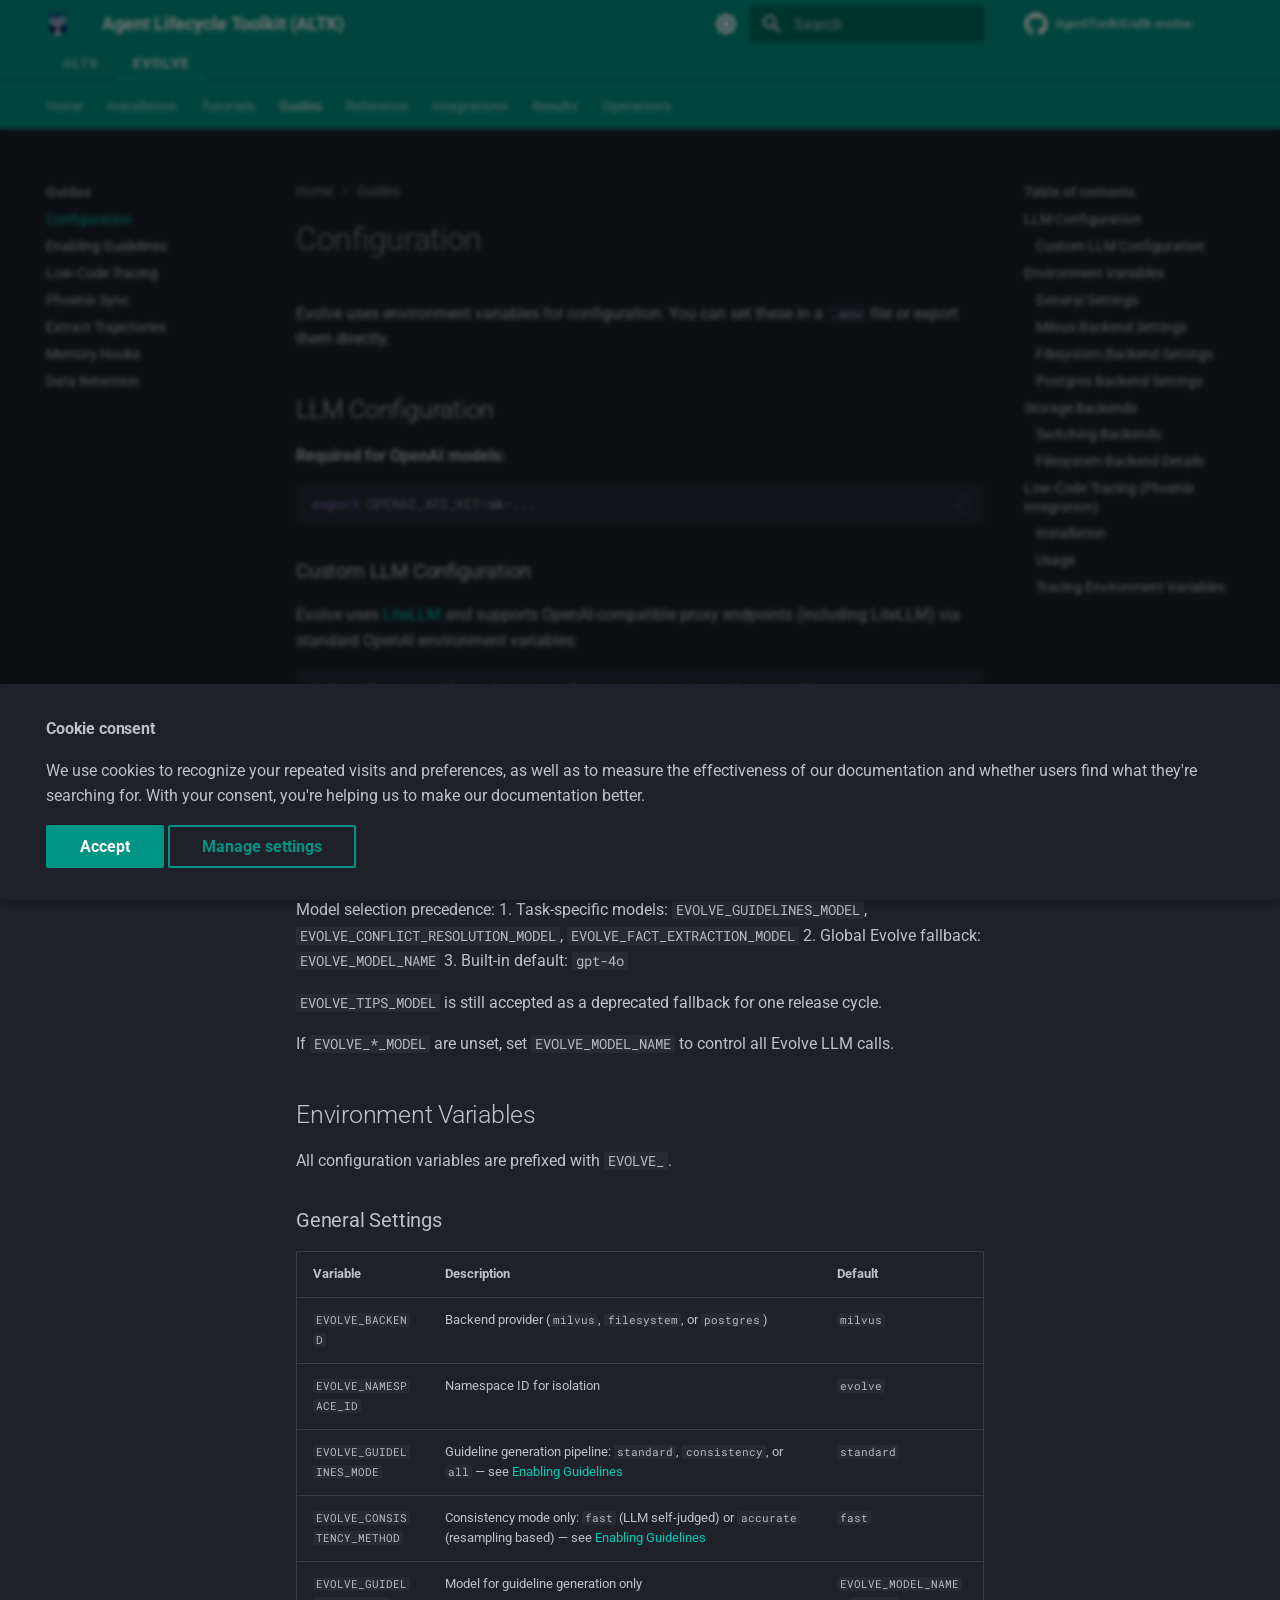
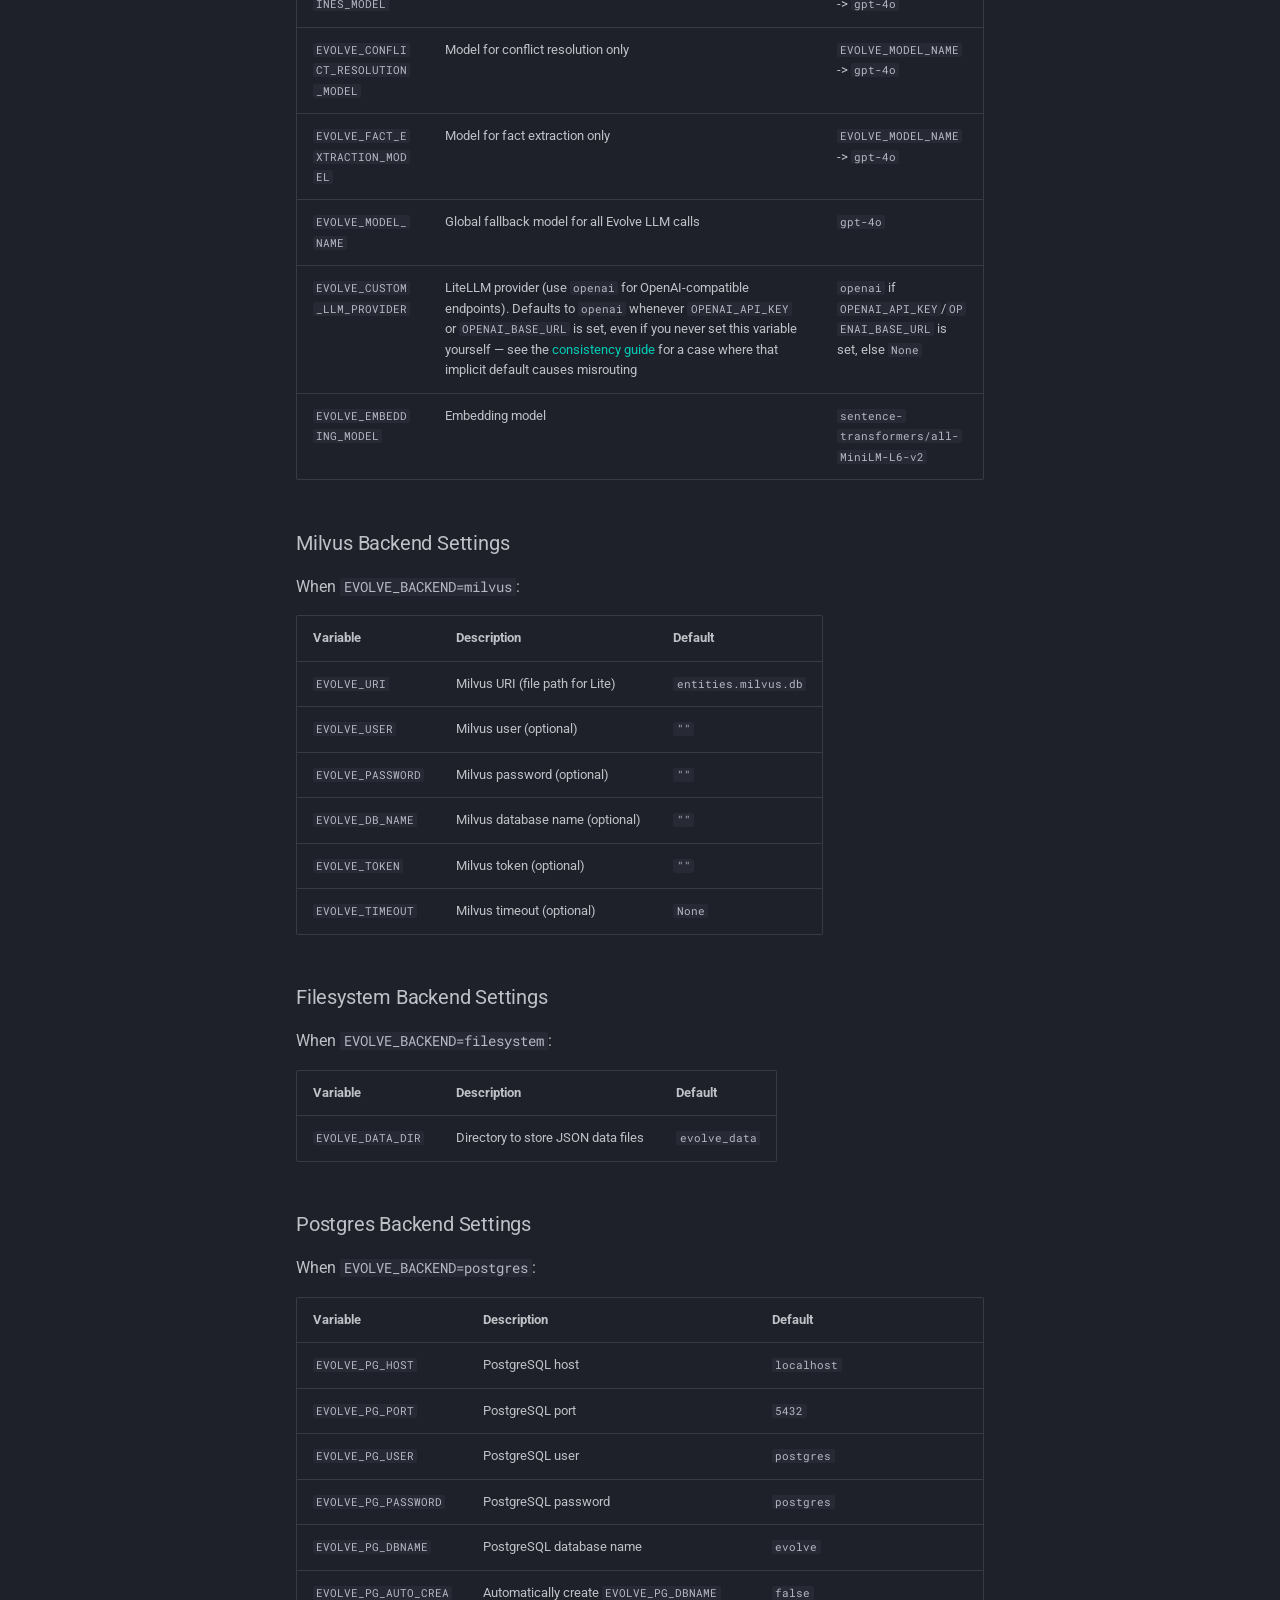
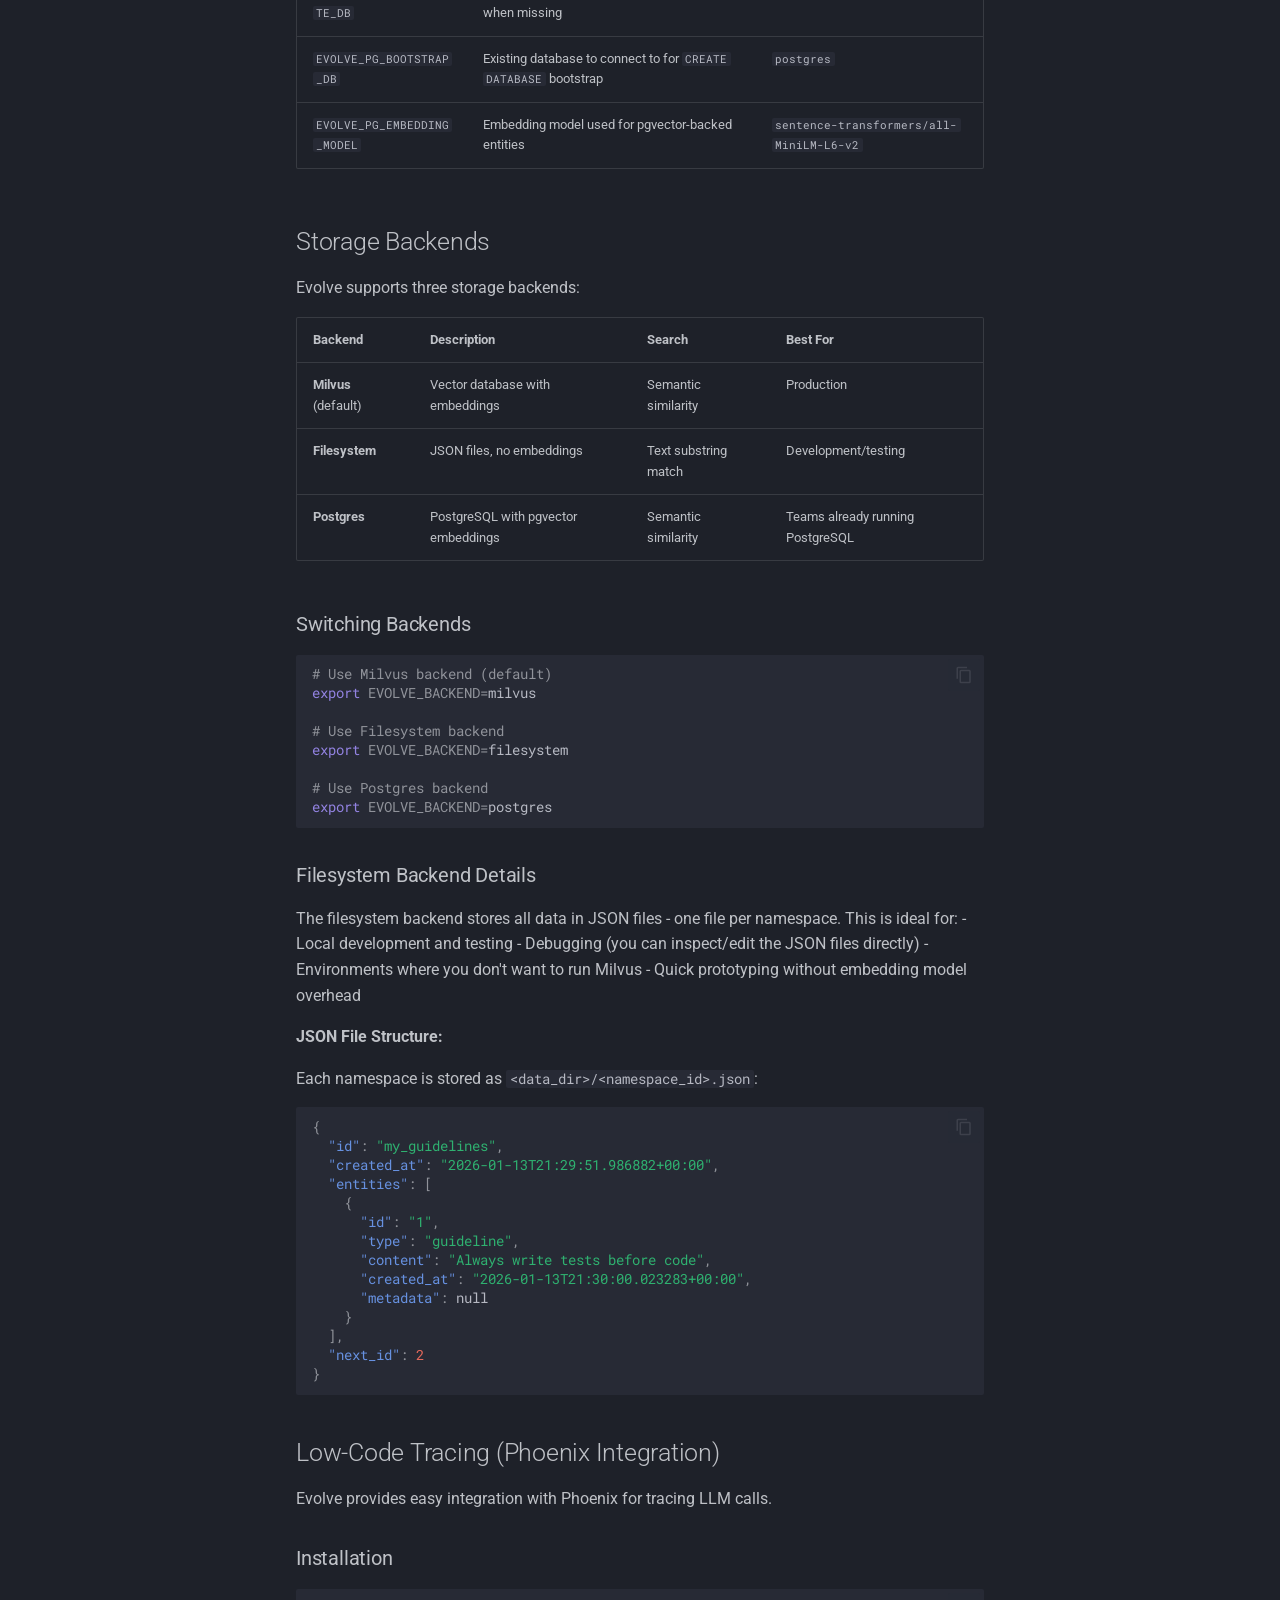
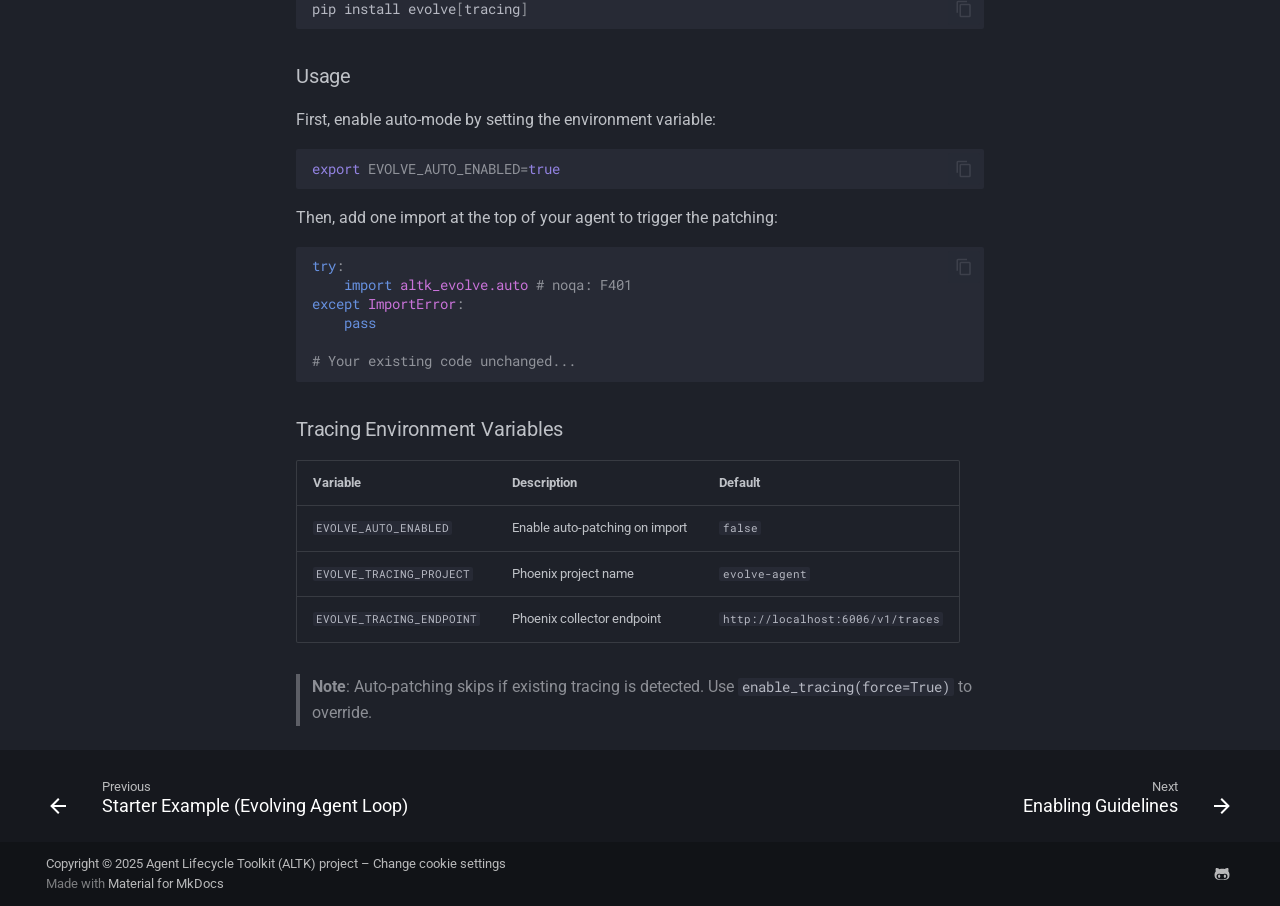
<file: guides/configuration/index.html>
<!doctype html>
<html lang="en" class="no-js">
  <head>
    
      <meta charset="utf-8">
      <meta name="viewport" content="width=device-width,initial-scale=1">
      
        <meta name="description" content="Evolve is a component in the Agent Lifecycle Toolkit (ALTK) that gives agent builders the ability to iteratively improve their agents by learning from previous trajectories.">
      
      
      
        <link rel="canonical" href="https://agenttoolkit.github.io/evolve/guides/configuration/">
      
      
        <link rel="prev" href="../../tutorials/guidelines-loop/">
      
      
        <link rel="next" href="../guidelines/">
      
      
        
      
      
      <link rel="icon" href="../../assets/logo-32x32.png">
      <meta name="generator" content="mkdocs-1.6.1, mkdocs-material-9.7.6">
    
    
      
        <title>Configuration - Agent Lifecycle Toolkit (ALTK)</title>
      
    
    

      <link rel="stylesheet" href="../../assets/stylesheets/main.484c7ddc.min.css">
      
        
        <link rel="stylesheet" href="../../assets/stylesheets/palette.ab4e12ef.min.css">
      
      


    
<style>
  github-repo-card {
    max-width: 800px;
    --ghrc-radius-lg: .1rem;
    --ghrc-border: var(--md-primary-fg-color);
    --ghrc-border-width: .1rem;
  }
</style>

    
      
    
    
      
        
        
        <link rel="preconnect" href="https://fonts.gstatic.com" crossorigin>
        <link rel="stylesheet" href="https://fonts.googleapis.com/css?family=Roboto:300,300i,400,400i,700,700i%7CRoboto+Mono:400,400i,700,700i&display=fallback">
        <style>:root{--md-text-font:"Roboto";--md-code-font:"Roboto Mono"}</style>
      
    
    
      <link rel="stylesheet" href="../../stylesheets/extra.css">
    
    <script>__md_scope=new URL("../..",location),__md_hash=e=>[...e].reduce(((e,_)=>(e<<5)-e+_.charCodeAt(0)),0),__md_get=(e,_=localStorage,t=__md_scope)=>JSON.parse(_.getItem(t.pathname+"."+e)),__md_set=(e,_,t=localStorage,a=__md_scope)=>{try{t.setItem(a.pathname+"."+e,JSON.stringify(_))}catch(e){}}</script>
    
      
  


  
  

<script id="__analytics">function __md_analytics(){function e(){dataLayer.push(arguments)}window.dataLayer=window.dataLayer||[],e("js",new Date),e("config",""),document.addEventListener("DOMContentLoaded",(function(){document.forms.search&&document.forms.search.query.addEventListener("blur",(function(){this.value&&e("event","search",{search_term:this.value})}));document$.subscribe((function(){var t=document.forms.feedback;if(void 0!==t)for(var a of t.querySelectorAll("[type=submit]"))a.addEventListener("click",(function(a){a.preventDefault();var n=document.location.pathname,d=this.getAttribute("data-md-value");e("event","feedback",{page:n,data:d}),t.firstElementChild.disabled=!0;var r=t.querySelector(".md-feedback__note [data-md-value='"+d+"']");r&&(r.hidden=!1)})),t.hidden=!1})),location$.subscribe((function(t){e("config","",{page_path:t.pathname})}))}));var t=document.createElement("script");t.async=!0,t.src="https://www.googletagmanager.com/gtag/js?id=",document.getElementById("__analytics").insertAdjacentElement("afterEnd",t)}</script>
  
    <script>if("undefined"!=typeof __md_analytics){var consent=__md_get("__consent");consent&&consent.analytics&&__md_analytics()}</script>
  

    
    
  </head>
  
  
    
    
      
    
    
    
    
    <body dir="ltr" data-md-color-scheme="slate" data-md-color-primary="teal" data-md-color-accent="teal">
  
    
    <input class="md-toggle" data-md-toggle="drawer" type="checkbox" id="__drawer" autocomplete="off">
    <input class="md-toggle" data-md-toggle="search" type="checkbox" id="__search" autocomplete="off">
    <label class="md-overlay" for="__drawer"></label>
    <div data-md-component="skip">
      
        
        <a href="#configuration" class="md-skip">
          Skip to content
        </a>
      
    </div>
    <div data-md-component="announce">
      
    </div>
    
    
      

<header class="md-header" data-md-component="header">
  <nav class="md-header__inner md-grid" aria-label="Header">
    <a href="../.." title="Agent Lifecycle Toolkit (ALTK)" class="md-header__button md-logo" aria-label="Agent Lifecycle Toolkit (ALTK)" data-md-component="logo">
      
  <img src="../../assets/logo-512x512.png" alt="logo">

    </a>
    <label class="md-header__button md-icon" for="__drawer">
      
      <svg xmlns="http://www.w3.org/2000/svg" viewBox="0 0 24 24"><path d="M3 6h18v2H3zm0 5h18v2H3zm0 5h18v2H3z"/></svg>
    </label>
    <div class="md-header__title" data-md-component="header-title">
      <div class="md-header__ellipsis">
        <div class="md-header__topic">
          <span class="md-ellipsis">
            Agent Lifecycle Toolkit (ALTK)
          </span>
        </div>
        <div class="md-header__topic" data-md-component="header-topic">
          <span class="md-ellipsis">
            
              Configuration
            
          </span>
        </div>
      </div>
    </div>
    
      
        <form class="md-header__option" data-md-component="palette">
  
    
    
    
    <input class="md-option" data-md-color-media="" data-md-color-scheme="slate" data-md-color-primary="teal" data-md-color-accent="teal"  aria-label="Switch to light mode"  type="radio" name="__palette" id="__palette_0">
    
      <label class="md-header__button md-icon" title="Switch to light mode" for="__palette_1" hidden>
        <svg xmlns="http://www.w3.org/2000/svg" viewBox="0 0 24 24"><path d="M12 8a4 4 0 0 0-4 4 4 4 0 0 0 4 4 4 4 0 0 0 4-4 4 4 0 0 0-4-4m0 10a6 6 0 0 1-6-6 6 6 0 0 1 6-6 6 6 0 0 1 6 6 6 6 0 0 1-6 6m8-9.31V4h-4.69L12 .69 8.69 4H4v4.69L.69 12 4 15.31V20h4.69L12 23.31 15.31 20H20v-4.69L23.31 12z"/></svg>
      </label>
    
  
    
    
    
    <input class="md-option" data-md-color-media="(prefers-color-scheme: light)" data-md-color-scheme="default" data-md-color-primary="teal" data-md-color-accent="teal"  aria-label="Switch to dark mode"  type="radio" name="__palette" id="__palette_1">
    
      <label class="md-header__button md-icon" title="Switch to dark mode" for="__palette_2" hidden>
        <svg xmlns="http://www.w3.org/2000/svg" viewBox="0 0 24 24"><path d="M12 18c-.89 0-1.74-.2-2.5-.55C11.56 16.5 13 14.42 13 12s-1.44-4.5-3.5-5.45C10.26 6.2 11.11 6 12 6a6 6 0 0 1 6 6 6 6 0 0 1-6 6m8-9.31V4h-4.69L12 .69 8.69 4H4v4.69L.69 12 4 15.31V20h4.69L12 23.31 15.31 20H20v-4.69L23.31 12z"/></svg>
      </label>
    
  
    
    
    
    <input class="md-option" data-md-color-media="(prefers-color-scheme: dark)" data-md-color-scheme="slate" data-md-color-primary="teal" data-md-color-accent="teal"  aria-label="Switch to system preference"  type="radio" name="__palette" id="__palette_2">
    
      <label class="md-header__button md-icon" title="Switch to system preference" for="__palette_0" hidden>
        <svg xmlns="http://www.w3.org/2000/svg" viewBox="0 0 24 24"><path d="m14.3 16-.7-2h-3.2l-.7 2H7.8L11 7h2l3.2 9zM20 8.69V4h-4.69L12 .69 8.69 4H4v4.69L.69 12 4 15.31V20h4.69L12 23.31 15.31 20H20v-4.69L23.31 12zm-9.15 3.96h2.3L12 9z"/></svg>
      </label>
    
  
</form>
      
    
    
      <script>var palette=__md_get("__palette");if(palette&&palette.color){if("(prefers-color-scheme)"===palette.color.media){var media=matchMedia("(prefers-color-scheme: light)"),input=document.querySelector(media.matches?"[data-md-color-media='(prefers-color-scheme: light)']":"[data-md-color-media='(prefers-color-scheme: dark)']");palette.color.media=input.getAttribute("data-md-color-media"),palette.color.scheme=input.getAttribute("data-md-color-scheme"),palette.color.primary=input.getAttribute("data-md-color-primary"),palette.color.accent=input.getAttribute("data-md-color-accent")}for(var[key,value]of Object.entries(palette.color))document.body.setAttribute("data-md-color-"+key,value)}</script>
    
    
    
      
      
        <label class="md-header__button md-icon" for="__search">
          
          <svg xmlns="http://www.w3.org/2000/svg" viewBox="0 0 24 24"><path d="M9.5 3A6.5 6.5 0 0 1 16 9.5c0 1.61-.59 3.09-1.56 4.23l.27.27h.79l5 5-1.5 1.5-5-5v-.79l-.27-.27A6.52 6.52 0 0 1 9.5 16 6.5 6.5 0 0 1 3 9.5 6.5 6.5 0 0 1 9.5 3m0 2C7 5 5 7 5 9.5S7 14 9.5 14 14 12 14 9.5 12 5 9.5 5"/></svg>
        </label>
        <div class="md-search" data-md-component="search" role="dialog">
  <label class="md-search__overlay" for="__search"></label>
  <div class="md-search__inner" role="search">
    <form class="md-search__form" name="search">
      <input type="text" class="md-search__input" name="query" aria-label="Search" placeholder="Search" autocapitalize="off" autocorrect="off" autocomplete="off" spellcheck="false" data-md-component="search-query" required>
      <label class="md-search__icon md-icon" for="__search">
        
        <svg xmlns="http://www.w3.org/2000/svg" viewBox="0 0 24 24"><path d="M9.5 3A6.5 6.5 0 0 1 16 9.5c0 1.61-.59 3.09-1.56 4.23l.27.27h.79l5 5-1.5 1.5-5-5v-.79l-.27-.27A6.52 6.52 0 0 1 9.5 16 6.5 6.5 0 0 1 3 9.5 6.5 6.5 0 0 1 9.5 3m0 2C7 5 5 7 5 9.5S7 14 9.5 14 14 12 14 9.5 12 5 9.5 5"/></svg>
        
        <svg xmlns="http://www.w3.org/2000/svg" viewBox="0 0 24 24"><path d="M20 11v2H8l5.5 5.5-1.42 1.42L4.16 12l7.92-7.92L13.5 5.5 8 11z"/></svg>
      </label>
      <nav class="md-search__options" aria-label="Search">
        
        <button type="reset" class="md-search__icon md-icon" title="Clear" aria-label="Clear" tabindex="-1">
          
          <svg xmlns="http://www.w3.org/2000/svg" viewBox="0 0 24 24"><path d="M19 6.41 17.59 5 12 10.59 6.41 5 5 6.41 10.59 12 5 17.59 6.41 19 12 13.41 17.59 19 19 17.59 13.41 12z"/></svg>
        </button>
      </nav>
      
        <div class="md-search__suggest" data-md-component="search-suggest"></div>
      
    </form>
    <div class="md-search__output">
      <div class="md-search__scrollwrap" tabindex="0" data-md-scrollfix>
        <div class="md-search-result" data-md-component="search-result">
          <div class="md-search-result__meta">
            Initializing search
          </div>
          <ol class="md-search-result__list" role="presentation"></ol>
        </div>
      </div>
    </div>
  </div>
</div>
      
    
    
      <div class="md-header__source">
        <a href="https://github.com/AgentToolkit/altk-evolve" title="Go to repository" class="md-source" data-md-component="source">
  <div class="md-source__icon md-icon">
    
    <svg xmlns="http://www.w3.org/2000/svg" viewBox="0 0 512 512"><!--! Font Awesome Free 7.1.0 by @fontawesome - https://fontawesome.com License - https://fontawesome.com/license/free (Icons: CC BY 4.0, Fonts: SIL OFL 1.1, Code: MIT License) Copyright 2025 Fonticons, Inc.--><path d="M173.9 397.4c0 2-2.3 3.6-5.2 3.6-3.3.3-5.6-1.3-5.6-3.6 0-2 2.3-3.6 5.2-3.6 3-.3 5.6 1.3 5.6 3.6m-31.1-4.5c-.7 2 1.3 4.3 4.3 4.9 2.6 1 5.6 0 6.2-2s-1.3-4.3-4.3-5.2c-2.6-.7-5.5.3-6.2 2.3m44.2-1.7c-2.9.7-4.9 2.6-4.6 4.9.3 2 2.9 3.3 5.9 2.6 2.9-.7 4.9-2.6 4.6-4.6-.3-1.9-3-3.2-5.9-2.9M252.8 8C114.1 8 8 113.3 8 252c0 110.9 69.8 205.8 169.5 239.2 12.8 2.3 17.3-5.6 17.3-12.1 0-6.2-.3-40.4-.3-61.4 0 0-70 15-84.7-29.8 0 0-11.4-29.1-27.8-36.6 0 0-22.9-15.7 1.6-15.4 0 0 24.9 2 38.6 25.8 21.9 38.6 58.6 27.5 72.9 20.9 2.3-16 8.8-27.1 16-33.7-55.9-6.2-112.3-14.3-112.3-110.5 0-27.5 7.6-41.3 23.6-58.9-2.6-6.5-11.1-33.3 2.6-67.9 20.9-6.5 69 27 69 27 20-5.6 41.5-8.5 62.8-8.5s42.8 2.9 62.8 8.5c0 0 48.1-33.6 69-27 13.7 34.7 5.2 61.4 2.6 67.9 16 17.7 25.8 31.5 25.8 58.9 0 96.5-58.9 104.2-114.8 110.5 9.2 7.9 17 22.9 17 46.4 0 33.7-.3 75.4-.3 83.6 0 6.5 4.6 14.4 17.3 12.1C436.2 457.8 504 362.9 504 252 504 113.3 391.5 8 252.8 8M105.2 352.9c-1.3 1-1 3.3.7 5.2 1.6 1.6 3.9 2.3 5.2 1 1.3-1 1-3.3-.7-5.2-1.6-1.6-3.9-2.3-5.2-1m-10.8-8.1c-.7 1.3.3 2.9 2.3 3.9 1.6 1 3.6.7 4.3-.7.7-1.3-.3-2.9-2.3-3.9-2-.6-3.6-.3-4.3.7m32.4 35.6c-1.6 1.3-1 4.3 1.3 6.2 2.3 2.3 5.2 2.6 6.5 1 1.3-1.3.7-4.3-1.3-6.2-2.2-2.3-5.2-2.6-6.5-1m-11.4-14.7c-1.6 1-1.6 3.6 0 5.9s4.3 3.3 5.6 2.3c1.6-1.3 1.6-3.9 0-6.2-1.4-2.3-4-3.3-5.6-2"/></svg>
  </div>
  <div class="md-source__repository">
    AgentToolkit/altk-evolve
  </div>
</a>
      </div>
    
  </nav>
  
</header>
    
    <div class="md-container" data-md-component="container">
      
      


<nav class="project-nav" aria-label="Project navigation">
  <div class="project-nav__inner md-grid">
    
    <a href="https://agenttoolkit.github.io/altk-main/"
       class="project-nav__item"
       target="_self" rel="noopener noreferrer"
       aria-current="false">
      
      ALTK
    </a>
    
    <a href="https://agenttoolkit.github.io/altk-evolve/"
       class="project-nav__item project-nav__item--active"
       
       aria-current="page">
      
      Evolve
    </a>
    
  </div>
</nav>


        
          
            
<nav class="md-tabs" aria-label="Tabs" data-md-component="tabs">
  <div class="md-grid">
    <ul class="md-tabs__list">
      
        
  
  
  
  
    <li class="md-tabs__item">
      <a href="../.." class="md-tabs__link">
        
  
  
    
  
  Home

      </a>
    </li>
  

      
        
  
  
  
  
    <li class="md-tabs__item">
      <a href="../../installation/" class="md-tabs__link">
        
  
  
    
  
  Installation

      </a>
    </li>
  

      
        
  
  
  
  
    
    
      <li class="md-tabs__item">
        <a href="../../tutorials/" class="md-tabs__link">
          
  
  
    
  
  Tutorials

        </a>
      </li>
    
  

      
        
  
  
  
    
  
  
    
    
      <li class="md-tabs__item md-tabs__item--active">
        <a href="./" class="md-tabs__link">
          
  
  
    
  
  Guides

        </a>
      </li>
    
  

      
        
  
  
  
  
    
    
      <li class="md-tabs__item">
        <a href="../../reference/cli/" class="md-tabs__link">
          
  
  
    
  
  Reference

        </a>
      </li>
    
  

      
        
  
  
  
  
    
    
      <li class="md-tabs__item">
        <a href="../../integrations/claude/evolve-lite/" class="md-tabs__link">
          
  
  
    
  
  Integrations

        </a>
      </li>
    
  

      
        
  
  
  
  
    
    
      <li class="md-tabs__item">
        <a href="../../results/" class="md-tabs__link">
          
  
  
    
  
  Results

        </a>
      </li>
    
  

      
        
  
  
  
  
    
    
      <li class="md-tabs__item">
        <a href="../../operations/docker-testing/" class="md-tabs__link">
          
  
  
    
  
  Operations

        </a>
      </li>
    
  

      
    </ul>
  </div>
</nav>
          
        
      

      <main class="md-main" data-md-component="main">
        <div class="md-main__inner md-grid">
          
            
              
              <div class="md-sidebar md-sidebar--primary" data-md-component="sidebar" data-md-type="navigation" >
                <div class="md-sidebar__scrollwrap">
                  <div class="md-sidebar__inner">
                    


  


<nav class="md-nav md-nav--primary md-nav--lifted" aria-label="Navigation" data-md-level="0">
  <label class="md-nav__title" for="__drawer">
    <a href="../.." title="Agent Lifecycle Toolkit (ALTK)" class="md-nav__button md-logo" aria-label="Agent Lifecycle Toolkit (ALTK)" data-md-component="logo">
      
  <img src="../../assets/logo-512x512.png" alt="logo">

    </a>
    Agent Lifecycle Toolkit (ALTK)
  </label>
  
    <div class="md-nav__source">
      <a href="https://github.com/AgentToolkit/altk-evolve" title="Go to repository" class="md-source" data-md-component="source">
  <div class="md-source__icon md-icon">
    
    <svg xmlns="http://www.w3.org/2000/svg" viewBox="0 0 512 512"><!--! Font Awesome Free 7.1.0 by @fontawesome - https://fontawesome.com License - https://fontawesome.com/license/free (Icons: CC BY 4.0, Fonts: SIL OFL 1.1, Code: MIT License) Copyright 2025 Fonticons, Inc.--><path d="M173.9 397.4c0 2-2.3 3.6-5.2 3.6-3.3.3-5.6-1.3-5.6-3.6 0-2 2.3-3.6 5.2-3.6 3-.3 5.6 1.3 5.6 3.6m-31.1-4.5c-.7 2 1.3 4.3 4.3 4.9 2.6 1 5.6 0 6.2-2s-1.3-4.3-4.3-5.2c-2.6-.7-5.5.3-6.2 2.3m44.2-1.7c-2.9.7-4.9 2.6-4.6 4.9.3 2 2.9 3.3 5.9 2.6 2.9-.7 4.9-2.6 4.6-4.6-.3-1.9-3-3.2-5.9-2.9M252.8 8C114.1 8 8 113.3 8 252c0 110.9 69.8 205.8 169.5 239.2 12.8 2.3 17.3-5.6 17.3-12.1 0-6.2-.3-40.4-.3-61.4 0 0-70 15-84.7-29.8 0 0-11.4-29.1-27.8-36.6 0 0-22.9-15.7 1.6-15.4 0 0 24.9 2 38.6 25.8 21.9 38.6 58.6 27.5 72.9 20.9 2.3-16 8.8-27.1 16-33.7-55.9-6.2-112.3-14.3-112.3-110.5 0-27.5 7.6-41.3 23.6-58.9-2.6-6.5-11.1-33.3 2.6-67.9 20.9-6.5 69 27 69 27 20-5.6 41.5-8.5 62.8-8.5s42.8 2.9 62.8 8.5c0 0 48.1-33.6 69-27 13.7 34.7 5.2 61.4 2.6 67.9 16 17.7 25.8 31.5 25.8 58.9 0 96.5-58.9 104.2-114.8 110.5 9.2 7.9 17 22.9 17 46.4 0 33.7-.3 75.4-.3 83.6 0 6.5 4.6 14.4 17.3 12.1C436.2 457.8 504 362.9 504 252 504 113.3 391.5 8 252.8 8M105.2 352.9c-1.3 1-1 3.3.7 5.2 1.6 1.6 3.9 2.3 5.2 1 1.3-1 1-3.3-.7-5.2-1.6-1.6-3.9-2.3-5.2-1m-10.8-8.1c-.7 1.3.3 2.9 2.3 3.9 1.6 1 3.6.7 4.3-.7.7-1.3-.3-2.9-2.3-3.9-2-.6-3.6-.3-4.3.7m32.4 35.6c-1.6 1.3-1 4.3 1.3 6.2 2.3 2.3 5.2 2.6 6.5 1 1.3-1.3.7-4.3-1.3-6.2-2.2-2.3-5.2-2.6-6.5-1m-11.4-14.7c-1.6 1-1.6 3.6 0 5.9s4.3 3.3 5.6 2.3c1.6-1.3 1.6-3.9 0-6.2-1.4-2.3-4-3.3-5.6-2"/></svg>
  </div>
  <div class="md-source__repository">
    AgentToolkit/altk-evolve
  </div>
</a>
    </div>
  
  <ul class="md-nav__list" data-md-scrollfix>
    
      
      
  
  
  
  
    <li class="md-nav__item">
      <a href="../.." class="md-nav__link">
        
  
  
  <span class="md-ellipsis">
    
  
    Home
  

    
  </span>
  
  

      </a>
    </li>
  

    
      
      
  
  
  
  
    <li class="md-nav__item">
      <a href="../../installation/" class="md-nav__link">
        
  
  
  <span class="md-ellipsis">
    
  
    Installation
  

    
  </span>
  
  

      </a>
    </li>
  

    
      
      
  
  
  
  
    
    
      
        
          
        
      
        
      
        
      
        
      
        
      
    
    
    
      
      
        
      
    
    
    <li class="md-nav__item md-nav__item--nested">
      
        
        
        <input class="md-nav__toggle md-toggle " type="checkbox" id="__nav_3" >
        
          
          <div class="md-nav__link md-nav__container">
            <a href="../../tutorials/" class="md-nav__link ">
              
  
  
  <span class="md-ellipsis">
    
  
    Tutorials
  

    
  </span>
  
  

            </a>
            
              
              <label class="md-nav__link " for="__nav_3" id="__nav_3_label" tabindex="0">
                <span class="md-nav__icon md-icon"></span>
              </label>
            
          </div>
        
        <nav class="md-nav" data-md-level="1" aria-labelledby="__nav_3_label" aria-expanded="false">
          <label class="md-nav__title" for="__nav_3">
            <span class="md-nav__icon md-icon"></span>
            
  
    Tutorials
  

          </label>
          <ul class="md-nav__list" data-md-scrollfix>
            
              
            
              
                
  
  
  
  
    <li class="md-nav__item">
      <a href="../../examples/hello_world/bob/" class="md-nav__link">
        
  
  
  <span class="md-ellipsis">
    
  
    Starter Example (IBM Bob)
  

    
  </span>
  
  

      </a>
    </li>
  

              
            
              
                
  
  
  
  
    <li class="md-nav__item">
      <a href="../../examples/hello_world/claude/" class="md-nav__link">
        
  
  
  <span class="md-ellipsis">
    
  
    Starter Example (Claude Code)
  

    
  </span>
  
  

      </a>
    </li>
  

              
            
              
                
  
  
  
  
    <li class="md-nav__item">
      <a href="../../examples/hello_world/codex/" class="md-nav__link">
        
  
  
  <span class="md-ellipsis">
    
  
    Starter Example (Codex)
  

    
  </span>
  
  

      </a>
    </li>
  

              
            
              
                
  
  
  
  
    <li class="md-nav__item">
      <a href="../../tutorials/guidelines-loop/" class="md-nav__link">
        
  
  
  <span class="md-ellipsis">
    
  
    Starter Example (Evolving Agent Loop)
  

    
  </span>
  
  

      </a>
    </li>
  

              
            
          </ul>
        </nav>
      
    </li>
  

    
      
      
  
  
    
  
  
  
    
    
      
        
      
        
      
        
      
        
      
        
      
        
      
        
      
    
    
    
      
        
        
      
      
        
      
    
    
    <li class="md-nav__item md-nav__item--active md-nav__item--section md-nav__item--nested">
      
        
        
        <input class="md-nav__toggle md-toggle " type="checkbox" id="__nav_4" checked>
        
          
          <label class="md-nav__link" for="__nav_4" id="__nav_4_label" tabindex="">
            
  
  
  <span class="md-ellipsis">
    
  
    Guides
  

    
  </span>
  
  

            <span class="md-nav__icon md-icon"></span>
          </label>
        
        <nav class="md-nav" data-md-level="1" aria-labelledby="__nav_4_label" aria-expanded="true">
          <label class="md-nav__title" for="__nav_4">
            <span class="md-nav__icon md-icon"></span>
            
  
    Guides
  

          </label>
          <ul class="md-nav__list" data-md-scrollfix>
            
              
                
  
  
    
  
  
  
    <li class="md-nav__item md-nav__item--active">
      
      <input class="md-nav__toggle md-toggle" type="checkbox" id="__toc">
      
      
        
      
      
        <label class="md-nav__link md-nav__link--active" for="__toc">
          
  
  
  <span class="md-ellipsis">
    
  
    Configuration
  

    
  </span>
  
  

          <span class="md-nav__icon md-icon"></span>
        </label>
      
      <a href="./" class="md-nav__link md-nav__link--active">
        
  
  
  <span class="md-ellipsis">
    
  
    Configuration
  

    
  </span>
  
  

      </a>
      
        

<nav class="md-nav md-nav--secondary" aria-label="Table of contents">
  
  
  
    
  
  
    <label class="md-nav__title" for="__toc">
      <span class="md-nav__icon md-icon"></span>
      Table of contents
    </label>
    <ul class="md-nav__list" data-md-component="toc" data-md-scrollfix>
      
        <li class="md-nav__item">
  <a href="#llm-configuration" class="md-nav__link">
    <span class="md-ellipsis">
      
        LLM Configuration
      
    </span>
  </a>
  
    <nav class="md-nav" aria-label="LLM Configuration">
      <ul class="md-nav__list">
        
          <li class="md-nav__item">
  <a href="#custom-llm-configuration" class="md-nav__link">
    <span class="md-ellipsis">
      
        Custom LLM Configuration
      
    </span>
  </a>
  
</li>
        
      </ul>
    </nav>
  
</li>
      
        <li class="md-nav__item">
  <a href="#environment-variables" class="md-nav__link">
    <span class="md-ellipsis">
      
        Environment Variables
      
    </span>
  </a>
  
    <nav class="md-nav" aria-label="Environment Variables">
      <ul class="md-nav__list">
        
          <li class="md-nav__item">
  <a href="#general-settings" class="md-nav__link">
    <span class="md-ellipsis">
      
        General Settings
      
    </span>
  </a>
  
</li>
        
          <li class="md-nav__item">
  <a href="#milvus-backend-settings" class="md-nav__link">
    <span class="md-ellipsis">
      
        Milvus Backend Settings
      
    </span>
  </a>
  
</li>
        
          <li class="md-nav__item">
  <a href="#filesystem-backend-settings" class="md-nav__link">
    <span class="md-ellipsis">
      
        Filesystem Backend Settings
      
    </span>
  </a>
  
</li>
        
          <li class="md-nav__item">
  <a href="#postgres-backend-settings" class="md-nav__link">
    <span class="md-ellipsis">
      
        Postgres Backend Settings
      
    </span>
  </a>
  
</li>
        
      </ul>
    </nav>
  
</li>
      
        <li class="md-nav__item">
  <a href="#storage-backends" class="md-nav__link">
    <span class="md-ellipsis">
      
        Storage Backends
      
    </span>
  </a>
  
    <nav class="md-nav" aria-label="Storage Backends">
      <ul class="md-nav__list">
        
          <li class="md-nav__item">
  <a href="#switching-backends" class="md-nav__link">
    <span class="md-ellipsis">
      
        Switching Backends
      
    </span>
  </a>
  
</li>
        
          <li class="md-nav__item">
  <a href="#filesystem-backend-details" class="md-nav__link">
    <span class="md-ellipsis">
      
        Filesystem Backend Details
      
    </span>
  </a>
  
</li>
        
      </ul>
    </nav>
  
</li>
      
        <li class="md-nav__item">
  <a href="#low-code-tracing-phoenix-integration" class="md-nav__link">
    <span class="md-ellipsis">
      
        Low-Code Tracing (Phoenix Integration)
      
    </span>
  </a>
  
    <nav class="md-nav" aria-label="Low-Code Tracing (Phoenix Integration)">
      <ul class="md-nav__list">
        
          <li class="md-nav__item">
  <a href="#installation" class="md-nav__link">
    <span class="md-ellipsis">
      
        Installation
      
    </span>
  </a>
  
</li>
        
          <li class="md-nav__item">
  <a href="#usage" class="md-nav__link">
    <span class="md-ellipsis">
      
        Usage
      
    </span>
  </a>
  
</li>
        
          <li class="md-nav__item">
  <a href="#tracing-environment-variables" class="md-nav__link">
    <span class="md-ellipsis">
      
        Tracing Environment Variables
      
    </span>
  </a>
  
</li>
        
      </ul>
    </nav>
  
</li>
      
    </ul>
  
</nav>
      
    </li>
  

              
            
              
                
  
  
  
  
    <li class="md-nav__item">
      <a href="../guidelines/" class="md-nav__link">
        
  
  
  <span class="md-ellipsis">
    
  
    Enabling Guidelines
  

    
  </span>
  
  

      </a>
    </li>
  

              
            
              
                
  
  
  
  
    <li class="md-nav__item">
      <a href="../low-code-tracing/" class="md-nav__link">
        
  
  
  <span class="md-ellipsis">
    
  
    Low-Code Tracing
  

    
  </span>
  
  

      </a>
    </li>
  

              
            
              
                
  
  
  
  
    <li class="md-nav__item">
      <a href="../phoenix-sync/" class="md-nav__link">
        
  
  
  <span class="md-ellipsis">
    
  
    Phoenix Sync
  

    
  </span>
  
  

      </a>
    </li>
  

              
            
              
                
  
  
  
  
    <li class="md-nav__item">
      <a href="../extract-trajectories/" class="md-nav__link">
        
  
  
  <span class="md-ellipsis">
    
  
    Extract Trajectories
  

    
  </span>
  
  

      </a>
    </li>
  

              
            
              
                
  
  
  
  
    <li class="md-nav__item">
      <a href="../memory-hooks/" class="md-nav__link">
        
  
  
  <span class="md-ellipsis">
    
  
    Memory Hooks
  

    
  </span>
  
  

      </a>
    </li>
  

              
            
              
                
  
  
  
  
    <li class="md-nav__item">
      <a href="../retention/" class="md-nav__link">
        
  
  
  <span class="md-ellipsis">
    
  
    Data Retention
  

    
  </span>
  
  

      </a>
    </li>
  

              
            
          </ul>
        </nav>
      
    </li>
  

    
      
      
  
  
  
  
    
    
      
        
      
        
      
    
    
    
      
      
        
      
    
    
    <li class="md-nav__item md-nav__item--nested">
      
        
        
        <input class="md-nav__toggle md-toggle " type="checkbox" id="__nav_5" >
        
          
          <label class="md-nav__link" for="__nav_5" id="__nav_5_label" tabindex="0">
            
  
  
  <span class="md-ellipsis">
    
  
    Reference
  

    
  </span>
  
  

            <span class="md-nav__icon md-icon"></span>
          </label>
        
        <nav class="md-nav" data-md-level="1" aria-labelledby="__nav_5_label" aria-expanded="false">
          <label class="md-nav__title" for="__nav_5">
            <span class="md-nav__icon md-icon"></span>
            
  
    Reference
  

          </label>
          <ul class="md-nav__list" data-md-scrollfix>
            
              
                
  
  
  
  
    <li class="md-nav__item">
      <a href="../../reference/cli/" class="md-nav__link">
        
  
  
  <span class="md-ellipsis">
    
  
    CLI
  

    
  </span>
  
  

      </a>
    </li>
  

              
            
              
                
  
  
  
  
    <li class="md-nav__item">
      <a href="../../reference/policies/" class="md-nav__link">
        
  
  
  <span class="md-ellipsis">
    
  
    Policies
  

    
  </span>
  
  

      </a>
    </li>
  

              
            
          </ul>
        </nav>
      
    </li>
  

    
      
      
  
  
  
  
    
    
      
        
      
    
    
    
      
      
        
      
    
    
    <li class="md-nav__item md-nav__item--nested">
      
        
        
        <input class="md-nav__toggle md-toggle " type="checkbox" id="__nav_6" >
        
          
          <label class="md-nav__link" for="__nav_6" id="__nav_6_label" tabindex="0">
            
  
  
  <span class="md-ellipsis">
    
  
    Integrations
  

    
  </span>
  
  

            <span class="md-nav__icon md-icon"></span>
          </label>
        
        <nav class="md-nav" data-md-level="1" aria-labelledby="__nav_6_label" aria-expanded="false">
          <label class="md-nav__title" for="__nav_6">
            <span class="md-nav__icon md-icon"></span>
            
  
    Integrations
  

          </label>
          <ul class="md-nav__list" data-md-scrollfix>
            
              
                
  
  
  
  
    <li class="md-nav__item">
      <a href="../../integrations/claude/evolve-lite/" class="md-nav__link">
        
  
  
  <span class="md-ellipsis">
    
  
    Evolve Lite (Claude Code)
  

    
  </span>
  
  

      </a>
    </li>
  

              
            
          </ul>
        </nav>
      
    </li>
  

    
      
      
  
  
  
  
    
    
      
        
          
        
      
    
    
    
      
      
        
      
    
    
    <li class="md-nav__item md-nav__item--nested">
      
        
        
        <input class="md-nav__toggle md-toggle " type="checkbox" id="__nav_7" >
        
          
          <div class="md-nav__link md-nav__container">
            <a href="../../results/" class="md-nav__link ">
              
  
  
  <span class="md-ellipsis">
    
  
    Results
  

    
  </span>
  
  

            </a>
            
          </div>
        
        <nav class="md-nav" data-md-level="1" aria-labelledby="__nav_7_label" aria-expanded="false">
          <label class="md-nav__title" for="__nav_7">
            <span class="md-nav__icon md-icon"></span>
            
  
    Results
  

          </label>
          <ul class="md-nav__list" data-md-scrollfix>
            
              
            
          </ul>
        </nav>
      
    </li>
  

    
      
      
  
  
  
  
    
    
      
        
      
    
    
    
      
      
        
      
    
    
    <li class="md-nav__item md-nav__item--nested">
      
        
        
        <input class="md-nav__toggle md-toggle " type="checkbox" id="__nav_8" >
        
          
          <label class="md-nav__link" for="__nav_8" id="__nav_8_label" tabindex="0">
            
  
  
  <span class="md-ellipsis">
    
  
    Operations
  

    
  </span>
  
  

            <span class="md-nav__icon md-icon"></span>
          </label>
        
        <nav class="md-nav" data-md-level="1" aria-labelledby="__nav_8_label" aria-expanded="false">
          <label class="md-nav__title" for="__nav_8">
            <span class="md-nav__icon md-icon"></span>
            
  
    Operations
  

          </label>
          <ul class="md-nav__list" data-md-scrollfix>
            
              
                
  
  
  
  
    <li class="md-nav__item">
      <a href="../../operations/docker-testing/" class="md-nav__link">
        
  
  
  <span class="md-ellipsis">
    
  
    Docker Testing
  

    
  </span>
  
  

      </a>
    </li>
  

              
            
          </ul>
        </nav>
      
    </li>
  

    
  </ul>
</nav>
                  </div>
                </div>
              </div>
            
            
              
              <div class="md-sidebar md-sidebar--secondary" data-md-component="sidebar" data-md-type="toc" >
                <div class="md-sidebar__scrollwrap">
                  <div class="md-sidebar__inner">
                    

<nav class="md-nav md-nav--secondary" aria-label="Table of contents">
  
  
  
    
  
  
    <label class="md-nav__title" for="__toc">
      <span class="md-nav__icon md-icon"></span>
      Table of contents
    </label>
    <ul class="md-nav__list" data-md-component="toc" data-md-scrollfix>
      
        <li class="md-nav__item">
  <a href="#llm-configuration" class="md-nav__link">
    <span class="md-ellipsis">
      
        LLM Configuration
      
    </span>
  </a>
  
    <nav class="md-nav" aria-label="LLM Configuration">
      <ul class="md-nav__list">
        
          <li class="md-nav__item">
  <a href="#custom-llm-configuration" class="md-nav__link">
    <span class="md-ellipsis">
      
        Custom LLM Configuration
      
    </span>
  </a>
  
</li>
        
      </ul>
    </nav>
  
</li>
      
        <li class="md-nav__item">
  <a href="#environment-variables" class="md-nav__link">
    <span class="md-ellipsis">
      
        Environment Variables
      
    </span>
  </a>
  
    <nav class="md-nav" aria-label="Environment Variables">
      <ul class="md-nav__list">
        
          <li class="md-nav__item">
  <a href="#general-settings" class="md-nav__link">
    <span class="md-ellipsis">
      
        General Settings
      
    </span>
  </a>
  
</li>
        
          <li class="md-nav__item">
  <a href="#milvus-backend-settings" class="md-nav__link">
    <span class="md-ellipsis">
      
        Milvus Backend Settings
      
    </span>
  </a>
  
</li>
        
          <li class="md-nav__item">
  <a href="#filesystem-backend-settings" class="md-nav__link">
    <span class="md-ellipsis">
      
        Filesystem Backend Settings
      
    </span>
  </a>
  
</li>
        
          <li class="md-nav__item">
  <a href="#postgres-backend-settings" class="md-nav__link">
    <span class="md-ellipsis">
      
        Postgres Backend Settings
      
    </span>
  </a>
  
</li>
        
      </ul>
    </nav>
  
</li>
      
        <li class="md-nav__item">
  <a href="#storage-backends" class="md-nav__link">
    <span class="md-ellipsis">
      
        Storage Backends
      
    </span>
  </a>
  
    <nav class="md-nav" aria-label="Storage Backends">
      <ul class="md-nav__list">
        
          <li class="md-nav__item">
  <a href="#switching-backends" class="md-nav__link">
    <span class="md-ellipsis">
      
        Switching Backends
      
    </span>
  </a>
  
</li>
        
          <li class="md-nav__item">
  <a href="#filesystem-backend-details" class="md-nav__link">
    <span class="md-ellipsis">
      
        Filesystem Backend Details
      
    </span>
  </a>
  
</li>
        
      </ul>
    </nav>
  
</li>
      
        <li class="md-nav__item">
  <a href="#low-code-tracing-phoenix-integration" class="md-nav__link">
    <span class="md-ellipsis">
      
        Low-Code Tracing (Phoenix Integration)
      
    </span>
  </a>
  
    <nav class="md-nav" aria-label="Low-Code Tracing (Phoenix Integration)">
      <ul class="md-nav__list">
        
          <li class="md-nav__item">
  <a href="#installation" class="md-nav__link">
    <span class="md-ellipsis">
      
        Installation
      
    </span>
  </a>
  
</li>
        
          <li class="md-nav__item">
  <a href="#usage" class="md-nav__link">
    <span class="md-ellipsis">
      
        Usage
      
    </span>
  </a>
  
</li>
        
          <li class="md-nav__item">
  <a href="#tracing-environment-variables" class="md-nav__link">
    <span class="md-ellipsis">
      
        Tracing Environment Variables
      
    </span>
  </a>
  
</li>
        
      </ul>
    </nav>
  
</li>
      
    </ul>
  
</nav>
                  </div>
                </div>
              </div>
            
          
          
            <div class="md-content" data-md-component="content">
              
                



  


  <nav class="md-path" aria-label="Navigation" >
    <ol class="md-path__list">
      
        
  
  
    <li class="md-path__item">
      <a href="../.." class="md-path__link">
        
  <span class="md-ellipsis">
    Home
  </span>

      </a>
    </li>
  

      
      
        
  
  
    
    
      <li class="md-path__item">
        <a href="./" class="md-path__link">
          
  <span class="md-ellipsis">
    Guides
  </span>

        </a>
      </li>
    
  

      
    </ol>
  </nav>

              
              <article class="md-content__inner md-typeset">
                
                  


  
  


<h1 id="configuration">Configuration<a class="headerlink" href="#configuration" title="Permanent link">&para;</a></h1>
<p>Evolve uses environment variables for configuration. You can set these in a <code>.env</code> file or export them directly.</p>
<h2 id="llm-configuration">LLM Configuration<a class="headerlink" href="#llm-configuration" title="Permanent link">&para;</a></h2>
<p><strong>Required for OpenAI models:</strong>
<div class="highlight"><pre><span></span><code><a id="__codelineno-0-1" name="__codelineno-0-1" href="#__codelineno-0-1"></a><span class="nb">export</span><span class="w"> </span><span class="nv">OPENAI_API_KEY</span><span class="o">=</span>sk-...
</code></pre></div></p>
<h3 id="custom-llm-configuration">Custom LLM Configuration<a class="headerlink" href="#custom-llm-configuration" title="Permanent link">&para;</a></h3>
<p>Evolve uses <a href="https://docs.litellm.ai/">LiteLLM</a> and supports OpenAI-compatible proxy endpoints (including LiteLLM) via standard OpenAI environment variables:</p>
<div class="highlight"><pre><span></span><code><a id="__codelineno-1-1" name="__codelineno-1-1" href="#__codelineno-1-1"></a><span class="c1"># OpenAI-compatible endpoint configuration (works with LiteLLM)</span>
<a id="__codelineno-1-2" name="__codelineno-1-2" href="#__codelineno-1-2"></a><span class="nb">export</span><span class="w"> </span><span class="nv">OPENAI_API_KEY</span><span class="o">=</span><span class="s2">&quot;your-api-key&quot;</span>
<a id="__codelineno-1-3" name="__codelineno-1-3" href="#__codelineno-1-3"></a><span class="nb">export</span><span class="w"> </span><span class="nv">OPENAI_BASE_URL</span><span class="o">=</span><span class="s2">&quot;https://your-litellm-proxy.com/v1&quot;</span>
<a id="__codelineno-1-4" name="__codelineno-1-4" href="#__codelineno-1-4"></a>
<a id="__codelineno-1-5" name="__codelineno-1-5" href="#__codelineno-1-5"></a><span class="c1"># Evolve Model Configuration</span>
<a id="__codelineno-1-6" name="__codelineno-1-6" href="#__codelineno-1-6"></a><span class="nb">export</span><span class="w"> </span><span class="nv">EVOLVE_GUIDELINES_MODEL</span><span class="o">=</span><span class="s2">&quot;openai/gpt-4o-mini&quot;</span>
<a id="__codelineno-1-7" name="__codelineno-1-7" href="#__codelineno-1-7"></a><span class="nb">export</span><span class="w"> </span><span class="nv">EVOLVE_CONFLICT_RESOLUTION_MODEL</span><span class="o">=</span><span class="s2">&quot;openai/gpt-4o-mini&quot;</span>
<a id="__codelineno-1-8" name="__codelineno-1-8" href="#__codelineno-1-8"></a><span class="nb">export</span><span class="w"> </span><span class="nv">EVOLVE_FACT_EXTRACTION_MODEL</span><span class="o">=</span><span class="s2">&quot;openai/gpt-4o-mini&quot;</span>
<a id="__codelineno-1-9" name="__codelineno-1-9" href="#__codelineno-1-9"></a><span class="nb">export</span><span class="w"> </span><span class="nv">EVOLVE_MODEL_NAME</span><span class="o">=</span><span class="s2">&quot;openai/gpt-4o-mini&quot;</span>
<a id="__codelineno-1-10" name="__codelineno-1-10" href="#__codelineno-1-10"></a><span class="nb">export</span><span class="w"> </span><span class="nv">EVOLVE_CUSTOM_LLM_PROVIDER</span><span class="o">=</span><span class="s2">&quot;openai&quot;</span>
</code></pre></div>
<p>Model selection precedence:
1. Task-specific models: <code>EVOLVE_GUIDELINES_MODEL</code>, <code>EVOLVE_CONFLICT_RESOLUTION_MODEL</code>, <code>EVOLVE_FACT_EXTRACTION_MODEL</code>
2. Global Evolve fallback: <code>EVOLVE_MODEL_NAME</code>
3. Built-in default: <code>gpt-4o</code></p>
<p><code>EVOLVE_TIPS_MODEL</code> is still accepted as a deprecated fallback for one release cycle.</p>
<p>If <code>EVOLVE_*_MODEL</code> are unset, set <code>EVOLVE_MODEL_NAME</code> to control all Evolve LLM calls.</p>
<h2 id="environment-variables">Environment Variables<a class="headerlink" href="#environment-variables" title="Permanent link">&para;</a></h2>
<p>All configuration variables are prefixed with <code>EVOLVE_</code>.</p>
<h3 id="general-settings">General Settings<a class="headerlink" href="#general-settings" title="Permanent link">&para;</a></h3>
<table>
<thead>
<tr>
<th>Variable</th>
<th>Description</th>
<th>Default</th>
</tr>
</thead>
<tbody>
<tr>
<td><code>EVOLVE_BACKEND</code></td>
<td>Backend provider (<code>milvus</code>, <code>filesystem</code>, or <code>postgres</code>)</td>
<td><code>milvus</code></td>
</tr>
<tr>
<td><code>EVOLVE_NAMESPACE_ID</code></td>
<td>Namespace ID for isolation</td>
<td><code>evolve</code></td>
</tr>
<tr>
<td><code>EVOLVE_GUIDELINES_MODE</code></td>
<td>Guideline generation pipeline: <code>standard</code>, <code>consistency</code>, or <code>all</code> — see <a href="../guidelines/">Enabling Guidelines</a></td>
<td><code>standard</code></td>
</tr>
<tr>
<td><code>EVOLVE_CONSISTENCY_METHOD</code></td>
<td>Consistency mode only: <code>fast</code> (LLM self-judged) or <code>accurate</code> (resampling based) — see <a href="../guidelines/#choosing-a-consistency-method">Enabling Guidelines</a></td>
<td><code>fast</code></td>
</tr>
<tr>
<td><code>EVOLVE_GUIDELINES_MODEL</code></td>
<td>Model for guideline generation only</td>
<td><code>EVOLVE_MODEL_NAME</code> -&gt; <code>gpt-4o</code></td>
</tr>
<tr>
<td><code>EVOLVE_CONFLICT_RESOLUTION_MODEL</code></td>
<td>Model for conflict resolution only</td>
<td><code>EVOLVE_MODEL_NAME</code> -&gt; <code>gpt-4o</code></td>
</tr>
<tr>
<td><code>EVOLVE_FACT_EXTRACTION_MODEL</code></td>
<td>Model for fact extraction only</td>
<td><code>EVOLVE_MODEL_NAME</code> -&gt; <code>gpt-4o</code></td>
</tr>
<tr>
<td><code>EVOLVE_MODEL_NAME</code></td>
<td>Global fallback model for all Evolve LLM calls</td>
<td><code>gpt-4o</code></td>
</tr>
<tr>
<td><code>EVOLVE_CUSTOM_LLM_PROVIDER</code></td>
<td>LiteLLM provider (use <code>openai</code> for OpenAI-compatible endpoints). Defaults to <code>openai</code> whenever <code>OPENAI_API_KEY</code> or <code>OPENAI_BASE_URL</code> is set, even if you never set this variable yourself — see the <a href="../guidelines/#choosing-a-consistency-method">consistency guide</a> for a case where that implicit default causes misrouting</td>
<td><code>openai</code> if <code>OPENAI_API_KEY</code>/<code>OPENAI_BASE_URL</code> is set, else <code>None</code></td>
</tr>
<tr>
<td><code>EVOLVE_EMBEDDING_MODEL</code></td>
<td>Embedding model</td>
<td><code>sentence-transformers/all-MiniLM-L6-v2</code></td>
</tr>
</tbody>
</table>
<h3 id="milvus-backend-settings">Milvus Backend Settings<a class="headerlink" href="#milvus-backend-settings" title="Permanent link">&para;</a></h3>
<p>When <code>EVOLVE_BACKEND=milvus</code>:</p>
<table>
<thead>
<tr>
<th>Variable</th>
<th>Description</th>
<th>Default</th>
</tr>
</thead>
<tbody>
<tr>
<td><code>EVOLVE_URI</code></td>
<td>Milvus URI (file path for Lite)</td>
<td><code>entities.milvus.db</code></td>
</tr>
<tr>
<td><code>EVOLVE_USER</code></td>
<td>Milvus user (optional)</td>
<td><code>""</code></td>
</tr>
<tr>
<td><code>EVOLVE_PASSWORD</code></td>
<td>Milvus password (optional)</td>
<td><code>""</code></td>
</tr>
<tr>
<td><code>EVOLVE_DB_NAME</code></td>
<td>Milvus database name (optional)</td>
<td><code>""</code></td>
</tr>
<tr>
<td><code>EVOLVE_TOKEN</code></td>
<td>Milvus token (optional)</td>
<td><code>""</code></td>
</tr>
<tr>
<td><code>EVOLVE_TIMEOUT</code></td>
<td>Milvus timeout (optional)</td>
<td><code>None</code></td>
</tr>
</tbody>
</table>
<h3 id="filesystem-backend-settings">Filesystem Backend Settings<a class="headerlink" href="#filesystem-backend-settings" title="Permanent link">&para;</a></h3>
<p>When <code>EVOLVE_BACKEND=filesystem</code>:</p>
<table>
<thead>
<tr>
<th>Variable</th>
<th>Description</th>
<th>Default</th>
</tr>
</thead>
<tbody>
<tr>
<td><code>EVOLVE_DATA_DIR</code></td>
<td>Directory to store JSON data files</td>
<td><code>evolve_data</code></td>
</tr>
</tbody>
</table>
<h3 id="postgres-backend-settings">Postgres Backend Settings<a class="headerlink" href="#postgres-backend-settings" title="Permanent link">&para;</a></h3>
<p>When <code>EVOLVE_BACKEND=postgres</code>:</p>
<table>
<thead>
<tr>
<th>Variable</th>
<th>Description</th>
<th>Default</th>
</tr>
</thead>
<tbody>
<tr>
<td><code>EVOLVE_PG_HOST</code></td>
<td>PostgreSQL host</td>
<td><code>localhost</code></td>
</tr>
<tr>
<td><code>EVOLVE_PG_PORT</code></td>
<td>PostgreSQL port</td>
<td><code>5432</code></td>
</tr>
<tr>
<td><code>EVOLVE_PG_USER</code></td>
<td>PostgreSQL user</td>
<td><code>postgres</code></td>
</tr>
<tr>
<td><code>EVOLVE_PG_PASSWORD</code></td>
<td>PostgreSQL password</td>
<td><code>postgres</code></td>
</tr>
<tr>
<td><code>EVOLVE_PG_DBNAME</code></td>
<td>PostgreSQL database name</td>
<td><code>evolve</code></td>
</tr>
<tr>
<td><code>EVOLVE_PG_AUTO_CREATE_DB</code></td>
<td>Automatically create <code>EVOLVE_PG_DBNAME</code> when missing</td>
<td><code>false</code></td>
</tr>
<tr>
<td><code>EVOLVE_PG_BOOTSTRAP_DB</code></td>
<td>Existing database to connect to for <code>CREATE DATABASE</code> bootstrap</td>
<td><code>postgres</code></td>
</tr>
<tr>
<td><code>EVOLVE_PG_EMBEDDING_MODEL</code></td>
<td>Embedding model used for pgvector-backed entities</td>
<td><code>sentence-transformers/all-MiniLM-L6-v2</code></td>
</tr>
</tbody>
</table>
<h2 id="storage-backends">Storage Backends<a class="headerlink" href="#storage-backends" title="Permanent link">&para;</a></h2>
<p>Evolve supports three storage backends:</p>
<table>
<thead>
<tr>
<th>Backend</th>
<th>Description</th>
<th>Search</th>
<th>Best For</th>
</tr>
</thead>
<tbody>
<tr>
<td><strong>Milvus</strong> (default)</td>
<td>Vector database with embeddings</td>
<td>Semantic similarity</td>
<td>Production</td>
</tr>
<tr>
<td><strong>Filesystem</strong></td>
<td>JSON files, no embeddings</td>
<td>Text substring match</td>
<td>Development/testing</td>
</tr>
<tr>
<td><strong>Postgres</strong></td>
<td>PostgreSQL with pgvector embeddings</td>
<td>Semantic similarity</td>
<td>Teams already running PostgreSQL</td>
</tr>
</tbody>
</table>
<h3 id="switching-backends">Switching Backends<a class="headerlink" href="#switching-backends" title="Permanent link">&para;</a></h3>
<div class="highlight"><pre><span></span><code><a id="__codelineno-2-1" name="__codelineno-2-1" href="#__codelineno-2-1"></a><span class="c1"># Use Milvus backend (default)</span>
<a id="__codelineno-2-2" name="__codelineno-2-2" href="#__codelineno-2-2"></a><span class="nb">export</span><span class="w"> </span><span class="nv">EVOLVE_BACKEND</span><span class="o">=</span>milvus
<a id="__codelineno-2-3" name="__codelineno-2-3" href="#__codelineno-2-3"></a>
<a id="__codelineno-2-4" name="__codelineno-2-4" href="#__codelineno-2-4"></a><span class="c1"># Use Filesystem backend</span>
<a id="__codelineno-2-5" name="__codelineno-2-5" href="#__codelineno-2-5"></a><span class="nb">export</span><span class="w"> </span><span class="nv">EVOLVE_BACKEND</span><span class="o">=</span>filesystem
<a id="__codelineno-2-6" name="__codelineno-2-6" href="#__codelineno-2-6"></a>
<a id="__codelineno-2-7" name="__codelineno-2-7" href="#__codelineno-2-7"></a><span class="c1"># Use Postgres backend</span>
<a id="__codelineno-2-8" name="__codelineno-2-8" href="#__codelineno-2-8"></a><span class="nb">export</span><span class="w"> </span><span class="nv">EVOLVE_BACKEND</span><span class="o">=</span>postgres
</code></pre></div>
<h3 id="filesystem-backend-details">Filesystem Backend Details<a class="headerlink" href="#filesystem-backend-details" title="Permanent link">&para;</a></h3>
<p>The filesystem backend stores all data in JSON files - one file per namespace. This is ideal for:
- Local development and testing
- Debugging (you can inspect/edit the JSON files directly)
- Environments where you don't want to run Milvus
- Quick prototyping without embedding model overhead</p>
<p><strong>JSON File Structure:</strong></p>
<p>Each namespace is stored as <code>&lt;data_dir&gt;/&lt;namespace_id&gt;.json</code>:</p>
<div class="highlight"><pre><span></span><code><a id="__codelineno-3-1" name="__codelineno-3-1" href="#__codelineno-3-1"></a><span class="p">{</span>
<a id="__codelineno-3-2" name="__codelineno-3-2" href="#__codelineno-3-2"></a><span class="w">  </span><span class="nt">&quot;id&quot;</span><span class="p">:</span><span class="w"> </span><span class="s2">&quot;my_guidelines&quot;</span><span class="p">,</span>
<a id="__codelineno-3-3" name="__codelineno-3-3" href="#__codelineno-3-3"></a><span class="w">  </span><span class="nt">&quot;created_at&quot;</span><span class="p">:</span><span class="w"> </span><span class="s2">&quot;2026-01-13T21:29:51.986882+00:00&quot;</span><span class="p">,</span>
<a id="__codelineno-3-4" name="__codelineno-3-4" href="#__codelineno-3-4"></a><span class="w">  </span><span class="nt">&quot;entities&quot;</span><span class="p">:</span><span class="w"> </span><span class="p">[</span>
<a id="__codelineno-3-5" name="__codelineno-3-5" href="#__codelineno-3-5"></a><span class="w">    </span><span class="p">{</span>
<a id="__codelineno-3-6" name="__codelineno-3-6" href="#__codelineno-3-6"></a><span class="w">      </span><span class="nt">&quot;id&quot;</span><span class="p">:</span><span class="w"> </span><span class="s2">&quot;1&quot;</span><span class="p">,</span>
<a id="__codelineno-3-7" name="__codelineno-3-7" href="#__codelineno-3-7"></a><span class="w">      </span><span class="nt">&quot;type&quot;</span><span class="p">:</span><span class="w"> </span><span class="s2">&quot;guideline&quot;</span><span class="p">,</span>
<a id="__codelineno-3-8" name="__codelineno-3-8" href="#__codelineno-3-8"></a><span class="w">      </span><span class="nt">&quot;content&quot;</span><span class="p">:</span><span class="w"> </span><span class="s2">&quot;Always write tests before code&quot;</span><span class="p">,</span>
<a id="__codelineno-3-9" name="__codelineno-3-9" href="#__codelineno-3-9"></a><span class="w">      </span><span class="nt">&quot;created_at&quot;</span><span class="p">:</span><span class="w"> </span><span class="s2">&quot;2026-01-13T21:30:00.023283+00:00&quot;</span><span class="p">,</span>
<a id="__codelineno-3-10" name="__codelineno-3-10" href="#__codelineno-3-10"></a><span class="w">      </span><span class="nt">&quot;metadata&quot;</span><span class="p">:</span><span class="w"> </span><span class="kc">null</span>
<a id="__codelineno-3-11" name="__codelineno-3-11" href="#__codelineno-3-11"></a><span class="w">    </span><span class="p">}</span>
<a id="__codelineno-3-12" name="__codelineno-3-12" href="#__codelineno-3-12"></a><span class="w">  </span><span class="p">],</span>
<a id="__codelineno-3-13" name="__codelineno-3-13" href="#__codelineno-3-13"></a><span class="w">  </span><span class="nt">&quot;next_id&quot;</span><span class="p">:</span><span class="w"> </span><span class="mi">2</span>
<a id="__codelineno-3-14" name="__codelineno-3-14" href="#__codelineno-3-14"></a><span class="p">}</span>
</code></pre></div>
<h2 id="low-code-tracing-phoenix-integration">Low-Code Tracing (Phoenix Integration)<a class="headerlink" href="#low-code-tracing-phoenix-integration" title="Permanent link">&para;</a></h2>
<p>Evolve provides easy integration with Phoenix for tracing LLM calls.</p>
<h3 id="installation">Installation<a class="headerlink" href="#installation" title="Permanent link">&para;</a></h3>
<div class="highlight"><pre><span></span><code><a id="__codelineno-4-1" name="__codelineno-4-1" href="#__codelineno-4-1"></a>pip<span class="w"> </span>install<span class="w"> </span>evolve<span class="o">[</span>tracing<span class="o">]</span>
</code></pre></div>
<h3 id="usage">Usage<a class="headerlink" href="#usage" title="Permanent link">&para;</a></h3>
<p>First, enable auto-mode by setting the environment variable:</p>
<div class="highlight"><pre><span></span><code><a id="__codelineno-5-1" name="__codelineno-5-1" href="#__codelineno-5-1"></a><span class="nb">export</span><span class="w"> </span><span class="nv">EVOLVE_AUTO_ENABLED</span><span class="o">=</span><span class="nb">true</span>
</code></pre></div>
<p>Then, add one import at the top of your agent to trigger the patching:</p>
<div class="highlight"><pre><span></span><code><a id="__codelineno-6-1" name="__codelineno-6-1" href="#__codelineno-6-1"></a><span class="k">try</span><span class="p">:</span>
<a id="__codelineno-6-2" name="__codelineno-6-2" href="#__codelineno-6-2"></a>    <span class="kn">import</span><span class="w"> </span><span class="nn">altk_evolve.auto</span> <span class="c1"># noqa: F401</span>
<a id="__codelineno-6-3" name="__codelineno-6-3" href="#__codelineno-6-3"></a><span class="k">except</span> <span class="ne">ImportError</span><span class="p">:</span>
<a id="__codelineno-6-4" name="__codelineno-6-4" href="#__codelineno-6-4"></a>    <span class="k">pass</span>
<a id="__codelineno-6-5" name="__codelineno-6-5" href="#__codelineno-6-5"></a>
<a id="__codelineno-6-6" name="__codelineno-6-6" href="#__codelineno-6-6"></a><span class="c1"># Your existing code unchanged...</span>
</code></pre></div>
<h3 id="tracing-environment-variables">Tracing Environment Variables<a class="headerlink" href="#tracing-environment-variables" title="Permanent link">&para;</a></h3>
<table>
<thead>
<tr>
<th>Variable</th>
<th>Description</th>
<th>Default</th>
</tr>
</thead>
<tbody>
<tr>
<td><code>EVOLVE_AUTO_ENABLED</code></td>
<td>Enable auto-patching on import</td>
<td><code>false</code></td>
</tr>
<tr>
<td><code>EVOLVE_TRACING_PROJECT</code></td>
<td>Phoenix project name</td>
<td><code>evolve-agent</code></td>
</tr>
<tr>
<td><code>EVOLVE_TRACING_ENDPOINT</code></td>
<td>Phoenix collector endpoint</td>
<td><code>http://localhost:6006/v1/traces</code></td>
</tr>
</tbody>
</table>
<blockquote>
<p><strong>Note</strong>: Auto-patching skips if existing tracing is detected. Use <code>enable_tracing(force=True)</code> to override.</p>
</blockquote>









  




                
              </article>
            </div>
          
          
  <script>var tabs=__md_get("__tabs");if(Array.isArray(tabs))e:for(var set of document.querySelectorAll(".tabbed-set")){var labels=set.querySelector(".tabbed-labels");for(var tab of tabs)for(var label of labels.getElementsByTagName("label"))if(label.innerText.trim()===tab){var input=document.getElementById(label.htmlFor);input.checked=!0;continue e}}</script>

<script>var target=document.getElementById(location.hash.slice(1));target&&target.name&&(target.checked=target.name.startsWith("__tabbed_"))</script>
        </div>
        
          <button type="button" class="md-top md-icon" data-md-component="top" hidden>
  
  <svg xmlns="http://www.w3.org/2000/svg" viewBox="0 0 24 24"><path d="M13 20h-2V8l-5.5 5.5-1.42-1.42L12 4.16l7.92 7.92-1.42 1.42L13 8z"/></svg>
  Back to top
</button>
        
      </main>
      
        <footer class="md-footer">
  
    
      
      <nav class="md-footer__inner md-grid" aria-label="Footer" >
        
          
          <a href="../../tutorials/guidelines-loop/" class="md-footer__link md-footer__link--prev" aria-label="Previous: Starter Example (Evolving Agent Loop)">
            <div class="md-footer__button md-icon">
              
              <svg xmlns="http://www.w3.org/2000/svg" viewBox="0 0 24 24"><path d="M20 11v2H8l5.5 5.5-1.42 1.42L4.16 12l7.92-7.92L13.5 5.5 8 11z"/></svg>
            </div>
            <div class="md-footer__title">
              <span class="md-footer__direction">
                Previous
              </span>
              <div class="md-ellipsis">
                Starter Example (Evolving Agent Loop)
              </div>
            </div>
          </a>
        
        
          
          <a href="../guidelines/" class="md-footer__link md-footer__link--next" aria-label="Next: Enabling Guidelines">
            <div class="md-footer__title">
              <span class="md-footer__direction">
                Next
              </span>
              <div class="md-ellipsis">
                Enabling Guidelines
              </div>
            </div>
            <div class="md-footer__button md-icon">
              
              <svg xmlns="http://www.w3.org/2000/svg" viewBox="0 0 24 24"><path d="M4 11v2h12l-5.5 5.5 1.42 1.42L19.84 12l-7.92-7.92L10.5 5.5 16 11z"/></svg>
            </div>
          </a>
        
      </nav>
    
  
  <div class="md-footer-meta md-typeset">
    <div class="md-footer-meta__inner md-grid">
      <div class="md-copyright">
  
    <div class="md-copyright__highlight">
      Copyright &copy; 2025 Agent Lifecycle Toolkit (ALTK) project – <a href="#__consent">Change cookie settings</a>

    </div>
  
  
    Made with
    <a href="https://squidfunk.github.io/mkdocs-material/" target="_blank" rel="noopener">
      Material for MkDocs
    </a>
  
</div>
      
        
<div class="md-social">
  
    
    
    
    
      
      
    
    <a href="https://github.com/AgentToolkit/altk-evolve" target="_blank" rel="noopener" title="github.com" class="md-social__link">
      <svg xmlns="http://www.w3.org/2000/svg" viewBox="0 0 512 512"><!--! Font Awesome Free 7.1.0 by @fontawesome - https://fontawesome.com License - https://fontawesome.com/license/free (Icons: CC BY 4.0, Fonts: SIL OFL 1.1, Code: MIT License) Copyright 2025 Fonticons, Inc.--><path d="M202.1 328.7c0 20.9-10.9 55.1-36.7 55.1s-36.7-34.2-36.7-55.1 10.9-55.1 36.7-55.1 36.7 34.2 36.7 55.1M496 278.2c0 31.9-3.2 65.7-17.5 95-37.9 76.6-142.1 74.8-216.7 74.8-75.8 0-186.2 2.7-225.6-74.8-14.6-29-20.2-63.1-20.2-95 0-41.9 13.9-81.5 41.5-113.6-5.2-15.8-7.7-32.4-7.7-48.8 0-21.5 4.9-32.3 14.6-51.8 45.3 0 74.3 9 108.8 36 29-6.9 58.8-10 88.7-10 27 0 54.2 2.9 80.4 9.2 34-26.7 63-35.2 107.8-35.2 9.8 19.5 14.6 30.3 14.6 51.8 0 16.4-2.6 32.7-7.7 48.2 27.5 32.4 39 72.3 39 114.2m-64.3 50.5c0-43.9-26.7-82.6-73.5-82.6-18.9 0-37 3.4-56 6-14.9 2.3-29.8 3.2-45.1 3.2-15.2 0-30.1-.9-45.1-3.2-18.7-2.6-37-6-56-6-46.8 0-73.5 38.7-73.5 82.6 0 87.8 80.4 101.3 150.4 101.3h48.2c70.3 0 150.6-13.4 150.6-101.3m-82.6-55.1c-25.8 0-36.7 34.2-36.7 55.1s10.9 55.1 36.7 55.1 36.7-34.2 36.7-55.1-10.9-55.1-36.7-55.1"/></svg>
    </a>
  
</div>
      
    </div>
  </div>
</footer>
      
    </div>
    <div class="md-dialog" data-md-component="dialog">
      <div class="md-dialog__inner md-typeset"></div>
    </div>
    
      <div class="md-progress" data-md-component="progress" role="progressbar"></div>
    
    
      <div class="md-consent" data-md-component="consent" id="__consent" hidden>
        <div class="md-consent__overlay"></div>
        <aside class="md-consent__inner">
          <form class="md-consent__form md-grid md-typeset" name="consent">
            


  


<h4>Cookie consent</h4>
<p>We use cookies to recognize your repeated visits and preferences, as well as to measure the effectiveness of our documentation and whether users find what they're searching for. With your consent, you're helping us to make our documentation better.</p>
<input class="md-toggle" type="checkbox" id="__settings" >
<div class="md-consent__settings">
  <ul class="task-list">
    
    
      
        
  
  
    
    
  
  <li class="task-list-item">
    <label class="task-list-control">
      <input type="checkbox" name="analytics" checked>
      <span class="task-list-indicator"></span>
      Google Analytics
    </label>
  </li>

      
    
    
      
        
  
  
    
    
  
  <li class="task-list-item">
    <label class="task-list-control">
      <input type="checkbox" name="github" checked>
      <span class="task-list-indicator"></span>
      GitHub
    </label>
  </li>

      
    
    
  </ul>
</div>
<div class="md-consent__controls">
  
    
      <button class="md-button md-button--primary">Accept</button>
    
    
    
  
    
    
    
      <label class="md-button" for="__settings">Manage settings</label>
    
  
</div>
          </form>
        </aside>
      </div>
      <script>var consent=__md_get("__consent");if(consent)for(var input of document.forms.consent.elements)input.name&&(input.checked=consent[input.name]||!1);else"file:"!==location.protocol&&setTimeout((function(){document.querySelector("[data-md-component=consent]").hidden=!1}),250);var form=document.forms.consent;for(var action of["submit","reset"])form.addEventListener(action,(function(e){if(e.preventDefault(),"reset"===e.type)for(var n of document.forms.consent.elements)n.name&&(n.checked=!1);__md_set("__consent",Object.fromEntries(Array.from(new FormData(form).keys()).map((function(e){return[e,!0]})))),location.hash="",location.reload()}))</script>
    
    
      
      
      <script id="__config" type="application/json">{"annotate": null, "base": "../..", "features": ["content.tabs.link", "content.code.annotate", "content.code.copy", "content.tooltips", "announce.dismiss", "navigation.footer", "navigation.tabs", "navigation.indexes", "navigation.instant", "navigation.instant.prefetch", "navigation.instant.progress", "navigation.path", "navigation.sections", "navigation.top", "navigation.tracking", "search.suggest", "toc.follow"], "search": "../../assets/javascripts/workers/search.2c215733.min.js", "tags": null, "translations": {"clipboard.copied": "Copied to clipboard", "clipboard.copy": "Copy to clipboard", "search.result.more.one": "1 more on this page", "search.result.more.other": "# more on this page", "search.result.none": "No matching documents", "search.result.one": "1 matching document", "search.result.other": "# matching documents", "search.result.placeholder": "Type to start searching", "search.result.term.missing": "Missing", "select.version": "Select version"}, "version": null}</script>
    
    

      <script src="../../assets/javascripts/bundle.79ae519e.min.js"></script>
      
    
<script src="../../components/github-repo-card.js"></script>
<script>
  (function () {
    function syncTheme() {
      const scheme = document.body.getAttribute("data-md-color-scheme");
      const theme = scheme === "slate" ? "dark" : "light";
      document.querySelectorAll("github-repo-card").forEach(function (card) {
        card.setAttribute("theme", theme);
      });
    }

    // Set on initial load
    syncTheme();

    // Re-sync whenever MkDocs changes the color scheme (palette toggle)
    new MutationObserver(syncTheme).observe(document.body, {
      attributes: true,
      attributeFilter: ["data-md-color-scheme"],
    });
  })();
</script>

  </body>
</html>
</file>
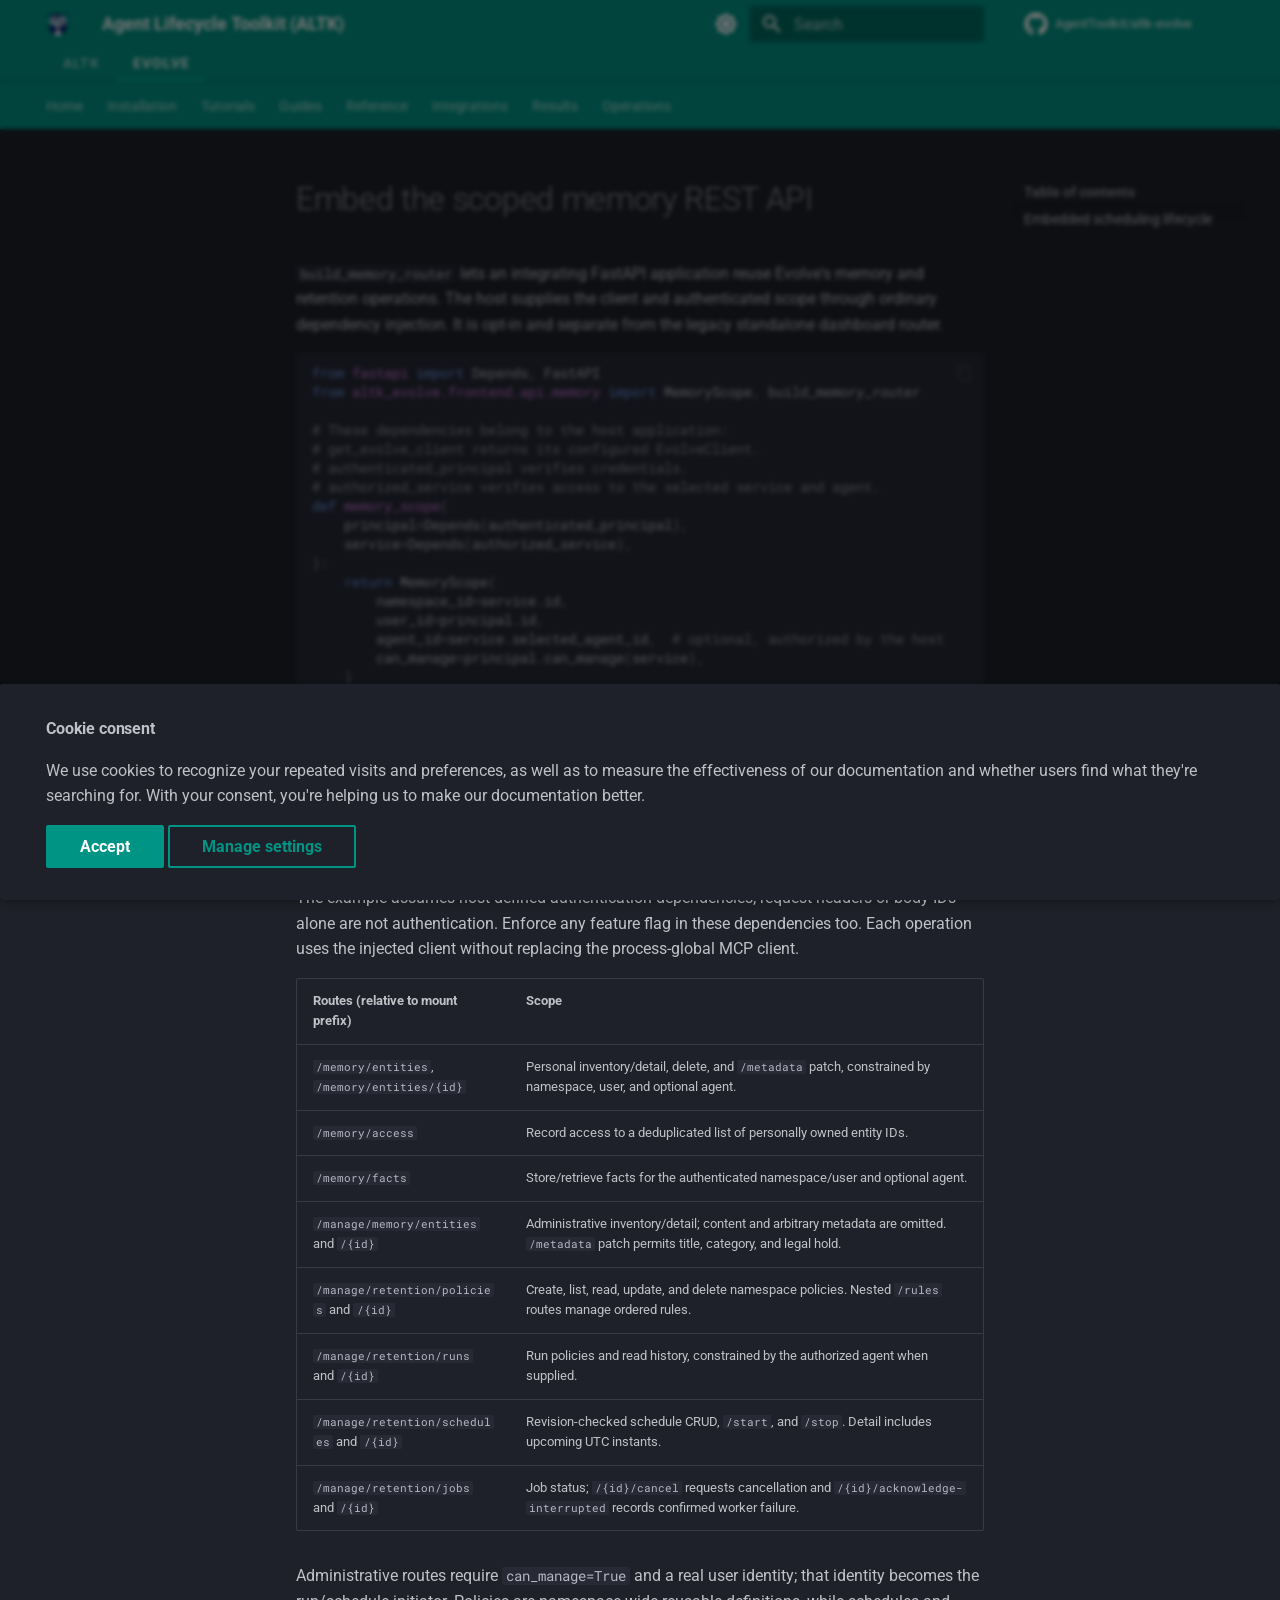
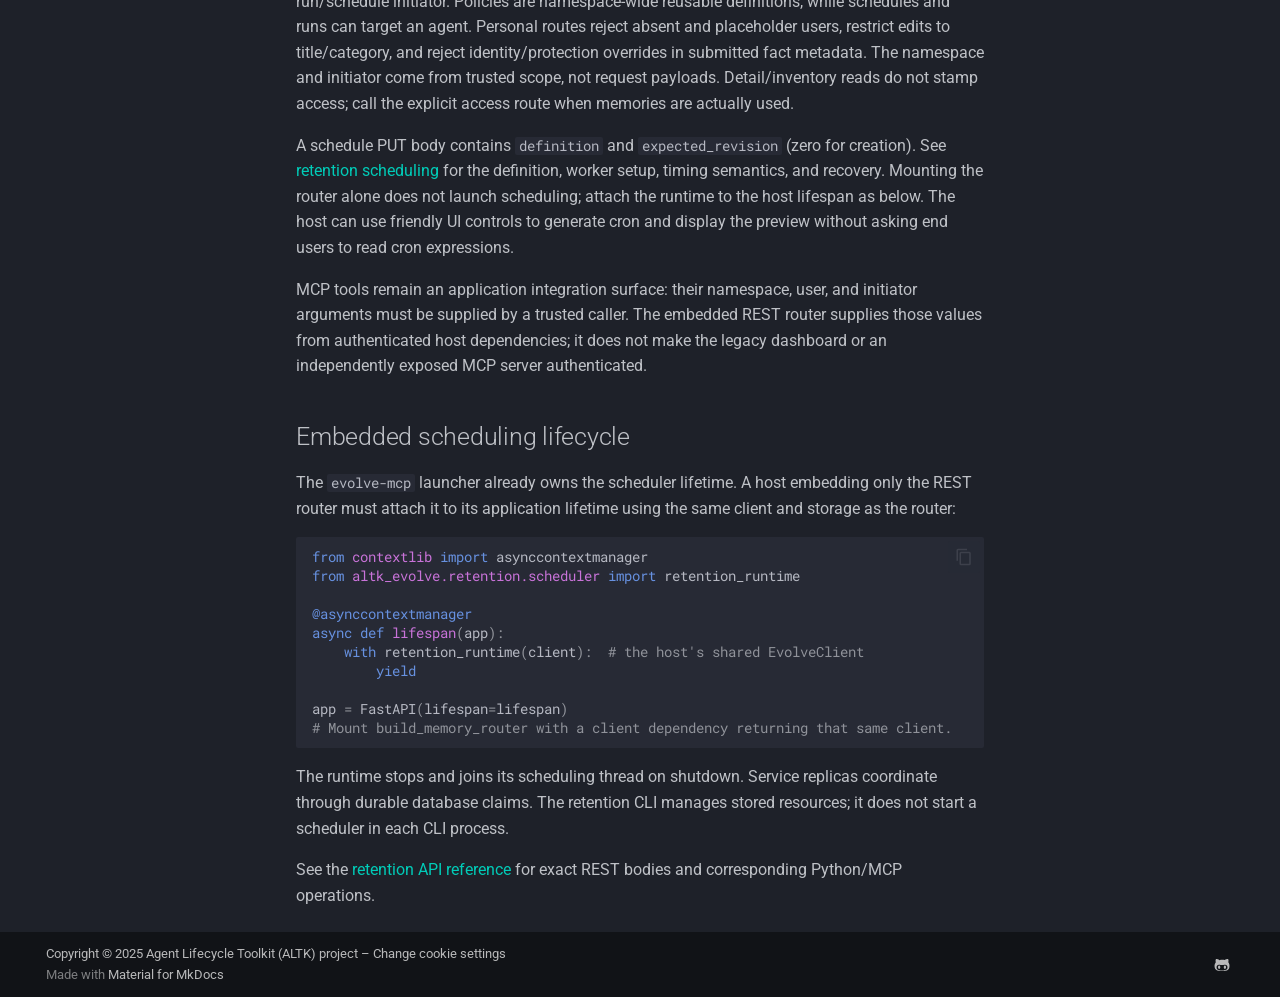
<file: guides/embedded-memory-api/index.html>
<!doctype html>
<html lang="en" class="no-js">
  <head>
    
      <meta charset="utf-8">
      <meta name="viewport" content="width=device-width,initial-scale=1">
      
        <meta name="description" content="Evolve is a component in the Agent Lifecycle Toolkit (ALTK) that gives agent builders the ability to iteratively improve their agents by learning from previous trajectories.">
      
      
      
        <link rel="canonical" href="https://agenttoolkit.github.io/evolve/guides/embedded-memory-api/">
      
      
      
      
        
      
      
      <link rel="icon" href="../../assets/logo-32x32.png">
      <meta name="generator" content="mkdocs-1.6.1, mkdocs-material-9.7.6">
    
    
      
        <title>Embed the scoped memory REST API - Agent Lifecycle Toolkit (ALTK)</title>
      
    
    

      <link rel="stylesheet" href="../../assets/stylesheets/main.484c7ddc.min.css">
      
        
        <link rel="stylesheet" href="../../assets/stylesheets/palette.ab4e12ef.min.css">
      
      


    
<style>
  github-repo-card {
    max-width: 800px;
    --ghrc-radius-lg: .1rem;
    --ghrc-border: var(--md-primary-fg-color);
    --ghrc-border-width: .1rem;
  }
</style>

    
      
    
    
      
        
        
        <link rel="preconnect" href="https://fonts.gstatic.com" crossorigin>
        <link rel="stylesheet" href="https://fonts.googleapis.com/css?family=Roboto:300,300i,400,400i,700,700i%7CRoboto+Mono:400,400i,700,700i&display=fallback">
        <style>:root{--md-text-font:"Roboto";--md-code-font:"Roboto Mono"}</style>
      
    
    
      <link rel="stylesheet" href="../../stylesheets/extra.css">
    
    <script>__md_scope=new URL("../..",location),__md_hash=e=>[...e].reduce(((e,_)=>(e<<5)-e+_.charCodeAt(0)),0),__md_get=(e,_=localStorage,t=__md_scope)=>JSON.parse(_.getItem(t.pathname+"."+e)),__md_set=(e,_,t=localStorage,a=__md_scope)=>{try{t.setItem(a.pathname+"."+e,JSON.stringify(_))}catch(e){}}</script>
    
      
  


  
  

<script id="__analytics">function __md_analytics(){function e(){dataLayer.push(arguments)}window.dataLayer=window.dataLayer||[],e("js",new Date),e("config",""),document.addEventListener("DOMContentLoaded",(function(){document.forms.search&&document.forms.search.query.addEventListener("blur",(function(){this.value&&e("event","search",{search_term:this.value})}));document$.subscribe((function(){var t=document.forms.feedback;if(void 0!==t)for(var a of t.querySelectorAll("[type=submit]"))a.addEventListener("click",(function(a){a.preventDefault();var n=document.location.pathname,d=this.getAttribute("data-md-value");e("event","feedback",{page:n,data:d}),t.firstElementChild.disabled=!0;var r=t.querySelector(".md-feedback__note [data-md-value='"+d+"']");r&&(r.hidden=!1)})),t.hidden=!1})),location$.subscribe((function(t){e("config","",{page_path:t.pathname})}))}));var t=document.createElement("script");t.async=!0,t.src="https://www.googletagmanager.com/gtag/js?id=",document.getElementById("__analytics").insertAdjacentElement("afterEnd",t)}</script>
  
    <script>if("undefined"!=typeof __md_analytics){var consent=__md_get("__consent");consent&&consent.analytics&&__md_analytics()}</script>
  

    
    
  </head>
  
  
    
    
      
    
    
    
    
    <body dir="ltr" data-md-color-scheme="slate" data-md-color-primary="teal" data-md-color-accent="teal">
  
    
    <input class="md-toggle" data-md-toggle="drawer" type="checkbox" id="__drawer" autocomplete="off">
    <input class="md-toggle" data-md-toggle="search" type="checkbox" id="__search" autocomplete="off">
    <label class="md-overlay" for="__drawer"></label>
    <div data-md-component="skip">
      
        
        <a href="#embed-the-scoped-memory-rest-api" class="md-skip">
          Skip to content
        </a>
      
    </div>
    <div data-md-component="announce">
      
    </div>
    
    
      

<header class="md-header" data-md-component="header">
  <nav class="md-header__inner md-grid" aria-label="Header">
    <a href="../.." title="Agent Lifecycle Toolkit (ALTK)" class="md-header__button md-logo" aria-label="Agent Lifecycle Toolkit (ALTK)" data-md-component="logo">
      
  <img src="../../assets/logo-512x512.png" alt="logo">

    </a>
    <label class="md-header__button md-icon" for="__drawer">
      
      <svg xmlns="http://www.w3.org/2000/svg" viewBox="0 0 24 24"><path d="M3 6h18v2H3zm0 5h18v2H3zm0 5h18v2H3z"/></svg>
    </label>
    <div class="md-header__title" data-md-component="header-title">
      <div class="md-header__ellipsis">
        <div class="md-header__topic">
          <span class="md-ellipsis">
            Agent Lifecycle Toolkit (ALTK)
          </span>
        </div>
        <div class="md-header__topic" data-md-component="header-topic">
          <span class="md-ellipsis">
            
              Embed the scoped memory REST API
            
          </span>
        </div>
      </div>
    </div>
    
      
        <form class="md-header__option" data-md-component="palette">
  
    
    
    
    <input class="md-option" data-md-color-media="" data-md-color-scheme="slate" data-md-color-primary="teal" data-md-color-accent="teal"  aria-label="Switch to light mode"  type="radio" name="__palette" id="__palette_0">
    
      <label class="md-header__button md-icon" title="Switch to light mode" for="__palette_1" hidden>
        <svg xmlns="http://www.w3.org/2000/svg" viewBox="0 0 24 24"><path d="M12 8a4 4 0 0 0-4 4 4 4 0 0 0 4 4 4 4 0 0 0 4-4 4 4 0 0 0-4-4m0 10a6 6 0 0 1-6-6 6 6 0 0 1 6-6 6 6 0 0 1 6 6 6 6 0 0 1-6 6m8-9.31V4h-4.69L12 .69 8.69 4H4v4.69L.69 12 4 15.31V20h4.69L12 23.31 15.31 20H20v-4.69L23.31 12z"/></svg>
      </label>
    
  
    
    
    
    <input class="md-option" data-md-color-media="(prefers-color-scheme: light)" data-md-color-scheme="default" data-md-color-primary="teal" data-md-color-accent="teal"  aria-label="Switch to dark mode"  type="radio" name="__palette" id="__palette_1">
    
      <label class="md-header__button md-icon" title="Switch to dark mode" for="__palette_2" hidden>
        <svg xmlns="http://www.w3.org/2000/svg" viewBox="0 0 24 24"><path d="M12 18c-.89 0-1.74-.2-2.5-.55C11.56 16.5 13 14.42 13 12s-1.44-4.5-3.5-5.45C10.26 6.2 11.11 6 12 6a6 6 0 0 1 6 6 6 6 0 0 1-6 6m8-9.31V4h-4.69L12 .69 8.69 4H4v4.69L.69 12 4 15.31V20h4.69L12 23.31 15.31 20H20v-4.69L23.31 12z"/></svg>
      </label>
    
  
    
    
    
    <input class="md-option" data-md-color-media="(prefers-color-scheme: dark)" data-md-color-scheme="slate" data-md-color-primary="teal" data-md-color-accent="teal"  aria-label="Switch to system preference"  type="radio" name="__palette" id="__palette_2">
    
      <label class="md-header__button md-icon" title="Switch to system preference" for="__palette_0" hidden>
        <svg xmlns="http://www.w3.org/2000/svg" viewBox="0 0 24 24"><path d="m14.3 16-.7-2h-3.2l-.7 2H7.8L11 7h2l3.2 9zM20 8.69V4h-4.69L12 .69 8.69 4H4v4.69L.69 12 4 15.31V20h4.69L12 23.31 15.31 20H20v-4.69L23.31 12zm-9.15 3.96h2.3L12 9z"/></svg>
      </label>
    
  
</form>
      
    
    
      <script>var palette=__md_get("__palette");if(palette&&palette.color){if("(prefers-color-scheme)"===palette.color.media){var media=matchMedia("(prefers-color-scheme: light)"),input=document.querySelector(media.matches?"[data-md-color-media='(prefers-color-scheme: light)']":"[data-md-color-media='(prefers-color-scheme: dark)']");palette.color.media=input.getAttribute("data-md-color-media"),palette.color.scheme=input.getAttribute("data-md-color-scheme"),palette.color.primary=input.getAttribute("data-md-color-primary"),palette.color.accent=input.getAttribute("data-md-color-accent")}for(var[key,value]of Object.entries(palette.color))document.body.setAttribute("data-md-color-"+key,value)}</script>
    
    
    
      
      
        <label class="md-header__button md-icon" for="__search">
          
          <svg xmlns="http://www.w3.org/2000/svg" viewBox="0 0 24 24"><path d="M9.5 3A6.5 6.5 0 0 1 16 9.5c0 1.61-.59 3.09-1.56 4.23l.27.27h.79l5 5-1.5 1.5-5-5v-.79l-.27-.27A6.52 6.52 0 0 1 9.5 16 6.5 6.5 0 0 1 3 9.5 6.5 6.5 0 0 1 9.5 3m0 2C7 5 5 7 5 9.5S7 14 9.5 14 14 12 14 9.5 12 5 9.5 5"/></svg>
        </label>
        <div class="md-search" data-md-component="search" role="dialog">
  <label class="md-search__overlay" for="__search"></label>
  <div class="md-search__inner" role="search">
    <form class="md-search__form" name="search">
      <input type="text" class="md-search__input" name="query" aria-label="Search" placeholder="Search" autocapitalize="off" autocorrect="off" autocomplete="off" spellcheck="false" data-md-component="search-query" required>
      <label class="md-search__icon md-icon" for="__search">
        
        <svg xmlns="http://www.w3.org/2000/svg" viewBox="0 0 24 24"><path d="M9.5 3A6.5 6.5 0 0 1 16 9.5c0 1.61-.59 3.09-1.56 4.23l.27.27h.79l5 5-1.5 1.5-5-5v-.79l-.27-.27A6.52 6.52 0 0 1 9.5 16 6.5 6.5 0 0 1 3 9.5 6.5 6.5 0 0 1 9.5 3m0 2C7 5 5 7 5 9.5S7 14 9.5 14 14 12 14 9.5 12 5 9.5 5"/></svg>
        
        <svg xmlns="http://www.w3.org/2000/svg" viewBox="0 0 24 24"><path d="M20 11v2H8l5.5 5.5-1.42 1.42L4.16 12l7.92-7.92L13.5 5.5 8 11z"/></svg>
      </label>
      <nav class="md-search__options" aria-label="Search">
        
        <button type="reset" class="md-search__icon md-icon" title="Clear" aria-label="Clear" tabindex="-1">
          
          <svg xmlns="http://www.w3.org/2000/svg" viewBox="0 0 24 24"><path d="M19 6.41 17.59 5 12 10.59 6.41 5 5 6.41 10.59 12 5 17.59 6.41 19 12 13.41 17.59 19 19 17.59 13.41 12z"/></svg>
        </button>
      </nav>
      
        <div class="md-search__suggest" data-md-component="search-suggest"></div>
      
    </form>
    <div class="md-search__output">
      <div class="md-search__scrollwrap" tabindex="0" data-md-scrollfix>
        <div class="md-search-result" data-md-component="search-result">
          <div class="md-search-result__meta">
            Initializing search
          </div>
          <ol class="md-search-result__list" role="presentation"></ol>
        </div>
      </div>
    </div>
  </div>
</div>
      
    
    
      <div class="md-header__source">
        <a href="https://github.com/AgentToolkit/altk-evolve" title="Go to repository" class="md-source" data-md-component="source">
  <div class="md-source__icon md-icon">
    
    <svg xmlns="http://www.w3.org/2000/svg" viewBox="0 0 512 512"><!--! Font Awesome Free 7.1.0 by @fontawesome - https://fontawesome.com License - https://fontawesome.com/license/free (Icons: CC BY 4.0, Fonts: SIL OFL 1.1, Code: MIT License) Copyright 2025 Fonticons, Inc.--><path d="M173.9 397.4c0 2-2.3 3.6-5.2 3.6-3.3.3-5.6-1.3-5.6-3.6 0-2 2.3-3.6 5.2-3.6 3-.3 5.6 1.3 5.6 3.6m-31.1-4.5c-.7 2 1.3 4.3 4.3 4.9 2.6 1 5.6 0 6.2-2s-1.3-4.3-4.3-5.2c-2.6-.7-5.5.3-6.2 2.3m44.2-1.7c-2.9.7-4.9 2.6-4.6 4.9.3 2 2.9 3.3 5.9 2.6 2.9-.7 4.9-2.6 4.6-4.6-.3-1.9-3-3.2-5.9-2.9M252.8 8C114.1 8 8 113.3 8 252c0 110.9 69.8 205.8 169.5 239.2 12.8 2.3 17.3-5.6 17.3-12.1 0-6.2-.3-40.4-.3-61.4 0 0-70 15-84.7-29.8 0 0-11.4-29.1-27.8-36.6 0 0-22.9-15.7 1.6-15.4 0 0 24.9 2 38.6 25.8 21.9 38.6 58.6 27.5 72.9 20.9 2.3-16 8.8-27.1 16-33.7-55.9-6.2-112.3-14.3-112.3-110.5 0-27.5 7.6-41.3 23.6-58.9-2.6-6.5-11.1-33.3 2.6-67.9 20.9-6.5 69 27 69 27 20-5.6 41.5-8.5 62.8-8.5s42.8 2.9 62.8 8.5c0 0 48.1-33.6 69-27 13.7 34.7 5.2 61.4 2.6 67.9 16 17.7 25.8 31.5 25.8 58.9 0 96.5-58.9 104.2-114.8 110.5 9.2 7.9 17 22.9 17 46.4 0 33.7-.3 75.4-.3 83.6 0 6.5 4.6 14.4 17.3 12.1C436.2 457.8 504 362.9 504 252 504 113.3 391.5 8 252.8 8M105.2 352.9c-1.3 1-1 3.3.7 5.2 1.6 1.6 3.9 2.3 5.2 1 1.3-1 1-3.3-.7-5.2-1.6-1.6-3.9-2.3-5.2-1m-10.8-8.1c-.7 1.3.3 2.9 2.3 3.9 1.6 1 3.6.7 4.3-.7.7-1.3-.3-2.9-2.3-3.9-2-.6-3.6-.3-4.3.7m32.4 35.6c-1.6 1.3-1 4.3 1.3 6.2 2.3 2.3 5.2 2.6 6.5 1 1.3-1.3.7-4.3-1.3-6.2-2.2-2.3-5.2-2.6-6.5-1m-11.4-14.7c-1.6 1-1.6 3.6 0 5.9s4.3 3.3 5.6 2.3c1.6-1.3 1.6-3.9 0-6.2-1.4-2.3-4-3.3-5.6-2"/></svg>
  </div>
  <div class="md-source__repository">
    AgentToolkit/altk-evolve
  </div>
</a>
      </div>
    
  </nav>
  
</header>
    
    <div class="md-container" data-md-component="container">
      
      


<nav class="project-nav" aria-label="Project navigation">
  <div class="project-nav__inner md-grid">
    
    <a href="https://agenttoolkit.github.io/altk-main/"
       class="project-nav__item"
       target="_self" rel="noopener noreferrer"
       aria-current="false">
      
      ALTK
    </a>
    
    <a href="https://agenttoolkit.github.io/altk-evolve/"
       class="project-nav__item project-nav__item--active"
       
       aria-current="page">
      
      Evolve
    </a>
    
  </div>
</nav>


        
          
            
<nav class="md-tabs" aria-label="Tabs" data-md-component="tabs">
  <div class="md-grid">
    <ul class="md-tabs__list">
      
        
  
  
  
  
    <li class="md-tabs__item">
      <a href="../.." class="md-tabs__link">
        
  
  
    
  
  Home

      </a>
    </li>
  

      
        
  
  
  
  
    <li class="md-tabs__item">
      <a href="../../installation/" class="md-tabs__link">
        
  
  
    
  
  Installation

      </a>
    </li>
  

      
        
  
  
  
  
    
    
      <li class="md-tabs__item">
        <a href="../../tutorials/" class="md-tabs__link">
          
  
  
    
  
  Tutorials

        </a>
      </li>
    
  

      
        
  
  
  
  
    
    
      <li class="md-tabs__item">
        <a href="../configuration/" class="md-tabs__link">
          
  
  
    
  
  Guides

        </a>
      </li>
    
  

      
        
  
  
  
  
    
    
      <li class="md-tabs__item">
        <a href="../../reference/cli/" class="md-tabs__link">
          
  
  
    
  
  Reference

        </a>
      </li>
    
  

      
        
  
  
  
  
    
    
      <li class="md-tabs__item">
        <a href="../../integrations/claude/evolve-lite/" class="md-tabs__link">
          
  
  
    
  
  Integrations

        </a>
      </li>
    
  

      
        
  
  
  
  
    
    
      <li class="md-tabs__item">
        <a href="../../results/" class="md-tabs__link">
          
  
  
    
  
  Results

        </a>
      </li>
    
  

      
        
  
  
  
  
    
    
      <li class="md-tabs__item">
        <a href="../../operations/docker-testing/" class="md-tabs__link">
          
  
  
    
  
  Operations

        </a>
      </li>
    
  

      
    </ul>
  </div>
</nav>
          
        
      

      <main class="md-main" data-md-component="main">
        <div class="md-main__inner md-grid">
          
            
              
              <div class="md-sidebar md-sidebar--primary" data-md-component="sidebar" data-md-type="navigation" >
                <div class="md-sidebar__scrollwrap">
                  <div class="md-sidebar__inner">
                    


  


<nav class="md-nav md-nav--primary md-nav--lifted" aria-label="Navigation" data-md-level="0">
  <label class="md-nav__title" for="__drawer">
    <a href="../.." title="Agent Lifecycle Toolkit (ALTK)" class="md-nav__button md-logo" aria-label="Agent Lifecycle Toolkit (ALTK)" data-md-component="logo">
      
  <img src="../../assets/logo-512x512.png" alt="logo">

    </a>
    Agent Lifecycle Toolkit (ALTK)
  </label>
  
    <div class="md-nav__source">
      <a href="https://github.com/AgentToolkit/altk-evolve" title="Go to repository" class="md-source" data-md-component="source">
  <div class="md-source__icon md-icon">
    
    <svg xmlns="http://www.w3.org/2000/svg" viewBox="0 0 512 512"><!--! Font Awesome Free 7.1.0 by @fontawesome - https://fontawesome.com License - https://fontawesome.com/license/free (Icons: CC BY 4.0, Fonts: SIL OFL 1.1, Code: MIT License) Copyright 2025 Fonticons, Inc.--><path d="M173.9 397.4c0 2-2.3 3.6-5.2 3.6-3.3.3-5.6-1.3-5.6-3.6 0-2 2.3-3.6 5.2-3.6 3-.3 5.6 1.3 5.6 3.6m-31.1-4.5c-.7 2 1.3 4.3 4.3 4.9 2.6 1 5.6 0 6.2-2s-1.3-4.3-4.3-5.2c-2.6-.7-5.5.3-6.2 2.3m44.2-1.7c-2.9.7-4.9 2.6-4.6 4.9.3 2 2.9 3.3 5.9 2.6 2.9-.7 4.9-2.6 4.6-4.6-.3-1.9-3-3.2-5.9-2.9M252.8 8C114.1 8 8 113.3 8 252c0 110.9 69.8 205.8 169.5 239.2 12.8 2.3 17.3-5.6 17.3-12.1 0-6.2-.3-40.4-.3-61.4 0 0-70 15-84.7-29.8 0 0-11.4-29.1-27.8-36.6 0 0-22.9-15.7 1.6-15.4 0 0 24.9 2 38.6 25.8 21.9 38.6 58.6 27.5 72.9 20.9 2.3-16 8.8-27.1 16-33.7-55.9-6.2-112.3-14.3-112.3-110.5 0-27.5 7.6-41.3 23.6-58.9-2.6-6.5-11.1-33.3 2.6-67.9 20.9-6.5 69 27 69 27 20-5.6 41.5-8.5 62.8-8.5s42.8 2.9 62.8 8.5c0 0 48.1-33.6 69-27 13.7 34.7 5.2 61.4 2.6 67.9 16 17.7 25.8 31.5 25.8 58.9 0 96.5-58.9 104.2-114.8 110.5 9.2 7.9 17 22.9 17 46.4 0 33.7-.3 75.4-.3 83.6 0 6.5 4.6 14.4 17.3 12.1C436.2 457.8 504 362.9 504 252 504 113.3 391.5 8 252.8 8M105.2 352.9c-1.3 1-1 3.3.7 5.2 1.6 1.6 3.9 2.3 5.2 1 1.3-1 1-3.3-.7-5.2-1.6-1.6-3.9-2.3-5.2-1m-10.8-8.1c-.7 1.3.3 2.9 2.3 3.9 1.6 1 3.6.7 4.3-.7.7-1.3-.3-2.9-2.3-3.9-2-.6-3.6-.3-4.3.7m32.4 35.6c-1.6 1.3-1 4.3 1.3 6.2 2.3 2.3 5.2 2.6 6.5 1 1.3-1.3.7-4.3-1.3-6.2-2.2-2.3-5.2-2.6-6.5-1m-11.4-14.7c-1.6 1-1.6 3.6 0 5.9s4.3 3.3 5.6 2.3c1.6-1.3 1.6-3.9 0-6.2-1.4-2.3-4-3.3-5.6-2"/></svg>
  </div>
  <div class="md-source__repository">
    AgentToolkit/altk-evolve
  </div>
</a>
    </div>
  
  <ul class="md-nav__list" data-md-scrollfix>
    
      
      
  
  
  
  
    <li class="md-nav__item">
      <a href="../.." class="md-nav__link">
        
  
  
  <span class="md-ellipsis">
    
  
    Home
  

    
  </span>
  
  

      </a>
    </li>
  

    
      
      
  
  
  
  
    <li class="md-nav__item">
      <a href="../../installation/" class="md-nav__link">
        
  
  
  <span class="md-ellipsis">
    
  
    Installation
  

    
  </span>
  
  

      </a>
    </li>
  

    
      
      
  
  
  
  
    
    
      
        
          
        
      
        
      
        
      
        
      
        
      
    
    
    
      
      
        
      
    
    
    <li class="md-nav__item md-nav__item--nested">
      
        
        
        <input class="md-nav__toggle md-toggle " type="checkbox" id="__nav_3" >
        
          
          <div class="md-nav__link md-nav__container">
            <a href="../../tutorials/" class="md-nav__link ">
              
  
  
  <span class="md-ellipsis">
    
  
    Tutorials
  

    
  </span>
  
  

            </a>
            
              
              <label class="md-nav__link " for="__nav_3" id="__nav_3_label" tabindex="0">
                <span class="md-nav__icon md-icon"></span>
              </label>
            
          </div>
        
        <nav class="md-nav" data-md-level="1" aria-labelledby="__nav_3_label" aria-expanded="false">
          <label class="md-nav__title" for="__nav_3">
            <span class="md-nav__icon md-icon"></span>
            
  
    Tutorials
  

          </label>
          <ul class="md-nav__list" data-md-scrollfix>
            
              
            
              
                
  
  
  
  
    <li class="md-nav__item">
      <a href="../../examples/hello_world/bob/" class="md-nav__link">
        
  
  
  <span class="md-ellipsis">
    
  
    Starter Example (IBM Bob)
  

    
  </span>
  
  

      </a>
    </li>
  

              
            
              
                
  
  
  
  
    <li class="md-nav__item">
      <a href="../../examples/hello_world/claude/" class="md-nav__link">
        
  
  
  <span class="md-ellipsis">
    
  
    Starter Example (Claude Code)
  

    
  </span>
  
  

      </a>
    </li>
  

              
            
              
                
  
  
  
  
    <li class="md-nav__item">
      <a href="../../examples/hello_world/codex/" class="md-nav__link">
        
  
  
  <span class="md-ellipsis">
    
  
    Starter Example (Codex)
  

    
  </span>
  
  

      </a>
    </li>
  

              
            
              
                
  
  
  
  
    <li class="md-nav__item">
      <a href="../../tutorials/guidelines-loop/" class="md-nav__link">
        
  
  
  <span class="md-ellipsis">
    
  
    Starter Example (Evolving Agent Loop)
  

    
  </span>
  
  

      </a>
    </li>
  

              
            
          </ul>
        </nav>
      
    </li>
  

    
      
      
  
  
  
  
    
    
      
        
      
        
      
        
      
        
      
        
      
        
      
        
      
    
    
    
      
      
        
      
    
    
    <li class="md-nav__item md-nav__item--nested">
      
        
        
        <input class="md-nav__toggle md-toggle " type="checkbox" id="__nav_4" >
        
          
          <label class="md-nav__link" for="__nav_4" id="__nav_4_label" tabindex="0">
            
  
  
  <span class="md-ellipsis">
    
  
    Guides
  

    
  </span>
  
  

            <span class="md-nav__icon md-icon"></span>
          </label>
        
        <nav class="md-nav" data-md-level="1" aria-labelledby="__nav_4_label" aria-expanded="false">
          <label class="md-nav__title" for="__nav_4">
            <span class="md-nav__icon md-icon"></span>
            
  
    Guides
  

          </label>
          <ul class="md-nav__list" data-md-scrollfix>
            
              
                
  
  
  
  
    <li class="md-nav__item">
      <a href="../configuration/" class="md-nav__link">
        
  
  
  <span class="md-ellipsis">
    
  
    Configuration
  

    
  </span>
  
  

      </a>
    </li>
  

              
            
              
                
  
  
  
  
    <li class="md-nav__item">
      <a href="../guidelines/" class="md-nav__link">
        
  
  
  <span class="md-ellipsis">
    
  
    Enabling Guidelines
  

    
  </span>
  
  

      </a>
    </li>
  

              
            
              
                
  
  
  
  
    <li class="md-nav__item">
      <a href="../low-code-tracing/" class="md-nav__link">
        
  
  
  <span class="md-ellipsis">
    
  
    Low-Code Tracing
  

    
  </span>
  
  

      </a>
    </li>
  

              
            
              
                
  
  
  
  
    <li class="md-nav__item">
      <a href="../phoenix-sync/" class="md-nav__link">
        
  
  
  <span class="md-ellipsis">
    
  
    Phoenix Sync
  

    
  </span>
  
  

      </a>
    </li>
  

              
            
              
                
  
  
  
  
    <li class="md-nav__item">
      <a href="../extract-trajectories/" class="md-nav__link">
        
  
  
  <span class="md-ellipsis">
    
  
    Extract Trajectories
  

    
  </span>
  
  

      </a>
    </li>
  

              
            
              
                
  
  
  
  
    <li class="md-nav__item">
      <a href="../memory-hooks/" class="md-nav__link">
        
  
  
  <span class="md-ellipsis">
    
  
    Memory Hooks
  

    
  </span>
  
  

      </a>
    </li>
  

              
            
              
                
  
  
  
  
    <li class="md-nav__item">
      <a href="../retention/" class="md-nav__link">
        
  
  
  <span class="md-ellipsis">
    
  
    Data Retention
  

    
  </span>
  
  

      </a>
    </li>
  

              
            
          </ul>
        </nav>
      
    </li>
  

    
      
      
  
  
  
  
    
    
      
        
      
        
      
    
    
    
      
      
        
      
    
    
    <li class="md-nav__item md-nav__item--nested">
      
        
        
        <input class="md-nav__toggle md-toggle " type="checkbox" id="__nav_5" >
        
          
          <label class="md-nav__link" for="__nav_5" id="__nav_5_label" tabindex="0">
            
  
  
  <span class="md-ellipsis">
    
  
    Reference
  

    
  </span>
  
  

            <span class="md-nav__icon md-icon"></span>
          </label>
        
        <nav class="md-nav" data-md-level="1" aria-labelledby="__nav_5_label" aria-expanded="false">
          <label class="md-nav__title" for="__nav_5">
            <span class="md-nav__icon md-icon"></span>
            
  
    Reference
  

          </label>
          <ul class="md-nav__list" data-md-scrollfix>
            
              
                
  
  
  
  
    <li class="md-nav__item">
      <a href="../../reference/cli/" class="md-nav__link">
        
  
  
  <span class="md-ellipsis">
    
  
    CLI
  

    
  </span>
  
  

      </a>
    </li>
  

              
            
              
                
  
  
  
  
    <li class="md-nav__item">
      <a href="../../reference/policies/" class="md-nav__link">
        
  
  
  <span class="md-ellipsis">
    
  
    Policies
  

    
  </span>
  
  

      </a>
    </li>
  

              
            
          </ul>
        </nav>
      
    </li>
  

    
      
      
  
  
  
  
    
    
      
        
      
    
    
    
      
      
        
      
    
    
    <li class="md-nav__item md-nav__item--nested">
      
        
        
        <input class="md-nav__toggle md-toggle " type="checkbox" id="__nav_6" >
        
          
          <label class="md-nav__link" for="__nav_6" id="__nav_6_label" tabindex="0">
            
  
  
  <span class="md-ellipsis">
    
  
    Integrations
  

    
  </span>
  
  

            <span class="md-nav__icon md-icon"></span>
          </label>
        
        <nav class="md-nav" data-md-level="1" aria-labelledby="__nav_6_label" aria-expanded="false">
          <label class="md-nav__title" for="__nav_6">
            <span class="md-nav__icon md-icon"></span>
            
  
    Integrations
  

          </label>
          <ul class="md-nav__list" data-md-scrollfix>
            
              
                
  
  
  
  
    <li class="md-nav__item">
      <a href="../../integrations/claude/evolve-lite/" class="md-nav__link">
        
  
  
  <span class="md-ellipsis">
    
  
    Evolve Lite (Claude Code)
  

    
  </span>
  
  

      </a>
    </li>
  

              
            
          </ul>
        </nav>
      
    </li>
  

    
      
      
  
  
  
  
    
    
      
        
          
        
      
    
    
    
      
      
        
      
    
    
    <li class="md-nav__item md-nav__item--nested">
      
        
        
        <input class="md-nav__toggle md-toggle " type="checkbox" id="__nav_7" >
        
          
          <div class="md-nav__link md-nav__container">
            <a href="../../results/" class="md-nav__link ">
              
  
  
  <span class="md-ellipsis">
    
  
    Results
  

    
  </span>
  
  

            </a>
            
          </div>
        
        <nav class="md-nav" data-md-level="1" aria-labelledby="__nav_7_label" aria-expanded="false">
          <label class="md-nav__title" for="__nav_7">
            <span class="md-nav__icon md-icon"></span>
            
  
    Results
  

          </label>
          <ul class="md-nav__list" data-md-scrollfix>
            
              
            
          </ul>
        </nav>
      
    </li>
  

    
      
      
  
  
  
  
    
    
      
        
      
    
    
    
      
      
        
      
    
    
    <li class="md-nav__item md-nav__item--nested">
      
        
        
        <input class="md-nav__toggle md-toggle " type="checkbox" id="__nav_8" >
        
          
          <label class="md-nav__link" for="__nav_8" id="__nav_8_label" tabindex="0">
            
  
  
  <span class="md-ellipsis">
    
  
    Operations
  

    
  </span>
  
  

            <span class="md-nav__icon md-icon"></span>
          </label>
        
        <nav class="md-nav" data-md-level="1" aria-labelledby="__nav_8_label" aria-expanded="false">
          <label class="md-nav__title" for="__nav_8">
            <span class="md-nav__icon md-icon"></span>
            
  
    Operations
  

          </label>
          <ul class="md-nav__list" data-md-scrollfix>
            
              
                
  
  
  
  
    <li class="md-nav__item">
      <a href="../../operations/docker-testing/" class="md-nav__link">
        
  
  
  <span class="md-ellipsis">
    
  
    Docker Testing
  

    
  </span>
  
  

      </a>
    </li>
  

              
            
          </ul>
        </nav>
      
    </li>
  

    
  </ul>
</nav>
                  </div>
                </div>
              </div>
            
            
              
              <div class="md-sidebar md-sidebar--secondary" data-md-component="sidebar" data-md-type="toc" >
                <div class="md-sidebar__scrollwrap">
                  <div class="md-sidebar__inner">
                    

<nav class="md-nav md-nav--secondary" aria-label="Table of contents">
  
  
  
    
  
  
    <label class="md-nav__title" for="__toc">
      <span class="md-nav__icon md-icon"></span>
      Table of contents
    </label>
    <ul class="md-nav__list" data-md-component="toc" data-md-scrollfix>
      
        <li class="md-nav__item">
  <a href="#embedded-scheduling-lifecycle" class="md-nav__link">
    <span class="md-ellipsis">
      
        Embedded scheduling lifecycle
      
    </span>
  </a>
  
</li>
      
    </ul>
  
</nav>
                  </div>
                </div>
              </div>
            
          
          
            <div class="md-content" data-md-component="content">
              
                



  


              
              <article class="md-content__inner md-typeset">
                
                  


  
  


<h1 id="embed-the-scoped-memory-rest-api">Embed the scoped memory REST API<a class="headerlink" href="#embed-the-scoped-memory-rest-api" title="Permanent link">&para;</a></h1>
<p><code>build_memory_router</code> lets an integrating FastAPI application reuse Evolve's memory and retention operations. The host supplies the client and authenticated scope through ordinary dependency injection. It is opt-in and separate from the legacy standalone dashboard router.</p>
<div class="highlight"><pre><span></span><code><a id="__codelineno-0-1" name="__codelineno-0-1" href="#__codelineno-0-1"></a><span class="kn">from</span><span class="w"> </span><span class="nn">fastapi</span><span class="w"> </span><span class="kn">import</span> <span class="n">Depends</span><span class="p">,</span> <span class="n">FastAPI</span>
<a id="__codelineno-0-2" name="__codelineno-0-2" href="#__codelineno-0-2"></a><span class="kn">from</span><span class="w"> </span><span class="nn">altk_evolve.frontend.api.memory</span><span class="w"> </span><span class="kn">import</span> <span class="n">MemoryScope</span><span class="p">,</span> <span class="n">build_memory_router</span>
<a id="__codelineno-0-3" name="__codelineno-0-3" href="#__codelineno-0-3"></a>
<a id="__codelineno-0-4" name="__codelineno-0-4" href="#__codelineno-0-4"></a><span class="c1"># These dependencies belong to the host application:</span>
<a id="__codelineno-0-5" name="__codelineno-0-5" href="#__codelineno-0-5"></a><span class="c1"># get_evolve_client returns its configured EvolveClient.</span>
<a id="__codelineno-0-6" name="__codelineno-0-6" href="#__codelineno-0-6"></a><span class="c1"># authenticated_principal verifies credentials.</span>
<a id="__codelineno-0-7" name="__codelineno-0-7" href="#__codelineno-0-7"></a><span class="c1"># authorized_service verifies access to the selected service and agent.</span>
<a id="__codelineno-0-8" name="__codelineno-0-8" href="#__codelineno-0-8"></a><span class="k">def</span><span class="w"> </span><span class="nf">memory_scope</span><span class="p">(</span>
<a id="__codelineno-0-9" name="__codelineno-0-9" href="#__codelineno-0-9"></a>    <span class="n">principal</span><span class="o">=</span><span class="n">Depends</span><span class="p">(</span><span class="n">authenticated_principal</span><span class="p">),</span>
<a id="__codelineno-0-10" name="__codelineno-0-10" href="#__codelineno-0-10"></a>    <span class="n">service</span><span class="o">=</span><span class="n">Depends</span><span class="p">(</span><span class="n">authorized_service</span><span class="p">),</span>
<a id="__codelineno-0-11" name="__codelineno-0-11" href="#__codelineno-0-11"></a><span class="p">):</span>
<a id="__codelineno-0-12" name="__codelineno-0-12" href="#__codelineno-0-12"></a>    <span class="k">return</span> <span class="n">MemoryScope</span><span class="p">(</span>
<a id="__codelineno-0-13" name="__codelineno-0-13" href="#__codelineno-0-13"></a>        <span class="n">namespace_id</span><span class="o">=</span><span class="n">service</span><span class="o">.</span><span class="n">id</span><span class="p">,</span>
<a id="__codelineno-0-14" name="__codelineno-0-14" href="#__codelineno-0-14"></a>        <span class="n">user_id</span><span class="o">=</span><span class="n">principal</span><span class="o">.</span><span class="n">id</span><span class="p">,</span>
<a id="__codelineno-0-15" name="__codelineno-0-15" href="#__codelineno-0-15"></a>        <span class="n">agent_id</span><span class="o">=</span><span class="n">service</span><span class="o">.</span><span class="n">selected_agent_id</span><span class="p">,</span>  <span class="c1"># optional, authorized by the host</span>
<a id="__codelineno-0-16" name="__codelineno-0-16" href="#__codelineno-0-16"></a>        <span class="n">can_manage</span><span class="o">=</span><span class="n">principal</span><span class="o">.</span><span class="n">can_manage</span><span class="p">(</span><span class="n">service</span><span class="p">),</span>
<a id="__codelineno-0-17" name="__codelineno-0-17" href="#__codelineno-0-17"></a>    <span class="p">)</span>
<a id="__codelineno-0-18" name="__codelineno-0-18" href="#__codelineno-0-18"></a>
<a id="__codelineno-0-19" name="__codelineno-0-19" href="#__codelineno-0-19"></a><span class="n">app</span> <span class="o">=</span> <span class="n">FastAPI</span><span class="p">()</span>
<a id="__codelineno-0-20" name="__codelineno-0-20" href="#__codelineno-0-20"></a><span class="n">app</span><span class="o">.</span><span class="n">include_router</span><span class="p">(</span>
<a id="__codelineno-0-21" name="__codelineno-0-21" href="#__codelineno-0-21"></a>    <span class="n">build_memory_router</span><span class="p">(</span>
<a id="__codelineno-0-22" name="__codelineno-0-22" href="#__codelineno-0-22"></a>        <span class="n">client_dependency</span><span class="o">=</span><span class="n">get_evolve_client</span><span class="p">,</span>
<a id="__codelineno-0-23" name="__codelineno-0-23" href="#__codelineno-0-23"></a>        <span class="n">scope_dependency</span><span class="o">=</span><span class="n">memory_scope</span><span class="p">,</span>
<a id="__codelineno-0-24" name="__codelineno-0-24" href="#__codelineno-0-24"></a>    <span class="p">),</span>
<a id="__codelineno-0-25" name="__codelineno-0-25" href="#__codelineno-0-25"></a>    <span class="n">prefix</span><span class="o">=</span><span class="s2">&quot;/api/evolve&quot;</span><span class="p">,</span>
<a id="__codelineno-0-26" name="__codelineno-0-26" href="#__codelineno-0-26"></a><span class="p">)</span>
</code></pre></div>
<p>The example assumes host-defined authentication dependencies; request headers or body IDs alone are not authentication. Enforce any feature flag in these dependencies too. Each operation uses the injected client without replacing the process-global MCP client.</p>
<table>
<thead>
<tr>
<th>Routes (relative to mount prefix)</th>
<th>Scope</th>
</tr>
</thead>
<tbody>
<tr>
<td><code>/memory/entities</code>, <code>/memory/entities/{id}</code></td>
<td>Personal inventory/detail, delete, and <code>/metadata</code> patch, constrained by namespace, user, and optional agent.</td>
</tr>
<tr>
<td><code>/memory/access</code></td>
<td>Record access to a deduplicated list of personally owned entity IDs.</td>
</tr>
<tr>
<td><code>/memory/facts</code></td>
<td>Store/retrieve facts for the authenticated namespace/user and optional agent.</td>
</tr>
<tr>
<td><code>/manage/memory/entities</code> and <code>/{id}</code></td>
<td>Administrative inventory/detail; content and arbitrary metadata are omitted. <code>/metadata</code> patch permits title, category, and legal hold.</td>
</tr>
<tr>
<td><code>/manage/retention/policies</code> and <code>/{id}</code></td>
<td>Create, list, read, update, and delete namespace policies. Nested <code>/rules</code> routes manage ordered rules.</td>
</tr>
<tr>
<td><code>/manage/retention/runs</code> and <code>/{id}</code></td>
<td>Run policies and read history, constrained by the authorized agent when supplied.</td>
</tr>
<tr>
<td><code>/manage/retention/schedules</code> and <code>/{id}</code></td>
<td>Revision-checked schedule CRUD, <code>/start</code>, and <code>/stop</code>. Detail includes upcoming UTC instants.</td>
</tr>
<tr>
<td><code>/manage/retention/jobs</code> and <code>/{id}</code></td>
<td>Job status; <code>/{id}/cancel</code> requests cancellation and <code>/{id}/acknowledge-interrupted</code> records confirmed worker failure.</td>
</tr>
</tbody>
</table>
<p>Administrative routes require <code>can_manage=True</code> and a real user identity; that identity becomes the run/schedule initiator. Policies are namespace-wide reusable definitions, while schedules and runs can target an agent. Personal routes reject absent and placeholder users, restrict edits to title/category, and reject identity/protection overrides in submitted fact metadata. The namespace and initiator come from trusted scope, not request payloads. Detail/inventory reads do not stamp access; call the explicit access route when memories are actually used.</p>
<p>A schedule PUT body contains <code>definition</code> and <code>expected_revision</code> (zero for creation). See <a href="../retention-scheduling/">retention scheduling</a> for the definition, worker setup, timing semantics, and recovery. Mounting the router alone does not launch scheduling; attach the runtime to the host lifespan as below. The host can use friendly UI controls to generate cron and display the preview without asking end users to read cron expressions.</p>
<p>MCP tools remain an application integration surface: their namespace, user, and initiator arguments must be supplied by a trusted caller. The embedded REST router supplies those values from authenticated host dependencies; it does not make the legacy dashboard or an independently exposed MCP server authenticated.</p>
<h2 id="embedded-scheduling-lifecycle">Embedded scheduling lifecycle<a class="headerlink" href="#embedded-scheduling-lifecycle" title="Permanent link">&para;</a></h2>
<p>The <code>evolve-mcp</code> launcher already owns the scheduler lifetime. A host embedding only the REST router must attach it to its application lifetime using the same client and storage as the router:</p>
<div class="highlight"><pre><span></span><code><a id="__codelineno-1-1" name="__codelineno-1-1" href="#__codelineno-1-1"></a><span class="kn">from</span><span class="w"> </span><span class="nn">contextlib</span><span class="w"> </span><span class="kn">import</span> <span class="n">asynccontextmanager</span>
<a id="__codelineno-1-2" name="__codelineno-1-2" href="#__codelineno-1-2"></a><span class="kn">from</span><span class="w"> </span><span class="nn">altk_evolve.retention.scheduler</span><span class="w"> </span><span class="kn">import</span> <span class="n">retention_runtime</span>
<a id="__codelineno-1-3" name="__codelineno-1-3" href="#__codelineno-1-3"></a>
<a id="__codelineno-1-4" name="__codelineno-1-4" href="#__codelineno-1-4"></a><span class="nd">@asynccontextmanager</span>
<a id="__codelineno-1-5" name="__codelineno-1-5" href="#__codelineno-1-5"></a><span class="k">async</span> <span class="k">def</span><span class="w"> </span><span class="nf">lifespan</span><span class="p">(</span><span class="n">app</span><span class="p">):</span>
<a id="__codelineno-1-6" name="__codelineno-1-6" href="#__codelineno-1-6"></a>    <span class="k">with</span> <span class="n">retention_runtime</span><span class="p">(</span><span class="n">client</span><span class="p">):</span>  <span class="c1"># the host&#39;s shared EvolveClient</span>
<a id="__codelineno-1-7" name="__codelineno-1-7" href="#__codelineno-1-7"></a>        <span class="k">yield</span>
<a id="__codelineno-1-8" name="__codelineno-1-8" href="#__codelineno-1-8"></a>
<a id="__codelineno-1-9" name="__codelineno-1-9" href="#__codelineno-1-9"></a><span class="n">app</span> <span class="o">=</span> <span class="n">FastAPI</span><span class="p">(</span><span class="n">lifespan</span><span class="o">=</span><span class="n">lifespan</span><span class="p">)</span>
<a id="__codelineno-1-10" name="__codelineno-1-10" href="#__codelineno-1-10"></a><span class="c1"># Mount build_memory_router with a client dependency returning that same client.</span>
</code></pre></div>
<p>The runtime stops and joins its scheduling thread on shutdown. Service replicas coordinate through durable database claims. The retention CLI manages stored resources; it does not start a scheduler in each CLI process.</p>
<p>See the <a href="../retention-api/">retention API reference</a> for exact REST bodies and corresponding Python/MCP operations.</p>









  




                
              </article>
            </div>
          
          
  <script>var tabs=__md_get("__tabs");if(Array.isArray(tabs))e:for(var set of document.querySelectorAll(".tabbed-set")){var labels=set.querySelector(".tabbed-labels");for(var tab of tabs)for(var label of labels.getElementsByTagName("label"))if(label.innerText.trim()===tab){var input=document.getElementById(label.htmlFor);input.checked=!0;continue e}}</script>

<script>var target=document.getElementById(location.hash.slice(1));target&&target.name&&(target.checked=target.name.startsWith("__tabbed_"))</script>
        </div>
        
          <button type="button" class="md-top md-icon" data-md-component="top" hidden>
  
  <svg xmlns="http://www.w3.org/2000/svg" viewBox="0 0 24 24"><path d="M13 20h-2V8l-5.5 5.5-1.42-1.42L12 4.16l7.92 7.92-1.42 1.42L13 8z"/></svg>
  Back to top
</button>
        
      </main>
      
        <footer class="md-footer">
  
    
  
  <div class="md-footer-meta md-typeset">
    <div class="md-footer-meta__inner md-grid">
      <div class="md-copyright">
  
    <div class="md-copyright__highlight">
      Copyright &copy; 2025 Agent Lifecycle Toolkit (ALTK) project – <a href="#__consent">Change cookie settings</a>

    </div>
  
  
    Made with
    <a href="https://squidfunk.github.io/mkdocs-material/" target="_blank" rel="noopener">
      Material for MkDocs
    </a>
  
</div>
      
        
<div class="md-social">
  
    
    
    
    
      
      
    
    <a href="https://github.com/AgentToolkit/altk-evolve" target="_blank" rel="noopener" title="github.com" class="md-social__link">
      <svg xmlns="http://www.w3.org/2000/svg" viewBox="0 0 512 512"><!--! Font Awesome Free 7.1.0 by @fontawesome - https://fontawesome.com License - https://fontawesome.com/license/free (Icons: CC BY 4.0, Fonts: SIL OFL 1.1, Code: MIT License) Copyright 2025 Fonticons, Inc.--><path d="M202.1 328.7c0 20.9-10.9 55.1-36.7 55.1s-36.7-34.2-36.7-55.1 10.9-55.1 36.7-55.1 36.7 34.2 36.7 55.1M496 278.2c0 31.9-3.2 65.7-17.5 95-37.9 76.6-142.1 74.8-216.7 74.8-75.8 0-186.2 2.7-225.6-74.8-14.6-29-20.2-63.1-20.2-95 0-41.9 13.9-81.5 41.5-113.6-5.2-15.8-7.7-32.4-7.7-48.8 0-21.5 4.9-32.3 14.6-51.8 45.3 0 74.3 9 108.8 36 29-6.9 58.8-10 88.7-10 27 0 54.2 2.9 80.4 9.2 34-26.7 63-35.2 107.8-35.2 9.8 19.5 14.6 30.3 14.6 51.8 0 16.4-2.6 32.7-7.7 48.2 27.5 32.4 39 72.3 39 114.2m-64.3 50.5c0-43.9-26.7-82.6-73.5-82.6-18.9 0-37 3.4-56 6-14.9 2.3-29.8 3.2-45.1 3.2-15.2 0-30.1-.9-45.1-3.2-18.7-2.6-37-6-56-6-46.8 0-73.5 38.7-73.5 82.6 0 87.8 80.4 101.3 150.4 101.3h48.2c70.3 0 150.6-13.4 150.6-101.3m-82.6-55.1c-25.8 0-36.7 34.2-36.7 55.1s10.9 55.1 36.7 55.1 36.7-34.2 36.7-55.1-10.9-55.1-36.7-55.1"/></svg>
    </a>
  
</div>
      
    </div>
  </div>
</footer>
      
    </div>
    <div class="md-dialog" data-md-component="dialog">
      <div class="md-dialog__inner md-typeset"></div>
    </div>
    
      <div class="md-progress" data-md-component="progress" role="progressbar"></div>
    
    
      <div class="md-consent" data-md-component="consent" id="__consent" hidden>
        <div class="md-consent__overlay"></div>
        <aside class="md-consent__inner">
          <form class="md-consent__form md-grid md-typeset" name="consent">
            


  


<h4>Cookie consent</h4>
<p>We use cookies to recognize your repeated visits and preferences, as well as to measure the effectiveness of our documentation and whether users find what they're searching for. With your consent, you're helping us to make our documentation better.</p>
<input class="md-toggle" type="checkbox" id="__settings" >
<div class="md-consent__settings">
  <ul class="task-list">
    
    
      
        
  
  
    
    
  
  <li class="task-list-item">
    <label class="task-list-control">
      <input type="checkbox" name="analytics" checked>
      <span class="task-list-indicator"></span>
      Google Analytics
    </label>
  </li>

      
    
    
      
        
  
  
    
    
  
  <li class="task-list-item">
    <label class="task-list-control">
      <input type="checkbox" name="github" checked>
      <span class="task-list-indicator"></span>
      GitHub
    </label>
  </li>

      
    
    
  </ul>
</div>
<div class="md-consent__controls">
  
    
      <button class="md-button md-button--primary">Accept</button>
    
    
    
  
    
    
    
      <label class="md-button" for="__settings">Manage settings</label>
    
  
</div>
          </form>
        </aside>
      </div>
      <script>var consent=__md_get("__consent");if(consent)for(var input of document.forms.consent.elements)input.name&&(input.checked=consent[input.name]||!1);else"file:"!==location.protocol&&setTimeout((function(){document.querySelector("[data-md-component=consent]").hidden=!1}),250);var form=document.forms.consent;for(var action of["submit","reset"])form.addEventListener(action,(function(e){if(e.preventDefault(),"reset"===e.type)for(var n of document.forms.consent.elements)n.name&&(n.checked=!1);__md_set("__consent",Object.fromEntries(Array.from(new FormData(form).keys()).map((function(e){return[e,!0]})))),location.hash="",location.reload()}))</script>
    
    
      
      
      <script id="__config" type="application/json">{"annotate": null, "base": "../..", "features": ["content.tabs.link", "content.code.annotate", "content.code.copy", "content.tooltips", "announce.dismiss", "navigation.footer", "navigation.tabs", "navigation.indexes", "navigation.instant", "navigation.instant.prefetch", "navigation.instant.progress", "navigation.path", "navigation.sections", "navigation.top", "navigation.tracking", "search.suggest", "toc.follow"], "search": "../../assets/javascripts/workers/search.2c215733.min.js", "tags": null, "translations": {"clipboard.copied": "Copied to clipboard", "clipboard.copy": "Copy to clipboard", "search.result.more.one": "1 more on this page", "search.result.more.other": "# more on this page", "search.result.none": "No matching documents", "search.result.one": "1 matching document", "search.result.other": "# matching documents", "search.result.placeholder": "Type to start searching", "search.result.term.missing": "Missing", "select.version": "Select version"}, "version": null}</script>
    
    

      <script src="../../assets/javascripts/bundle.79ae519e.min.js"></script>
      
    
<script src="../../components/github-repo-card.js"></script>
<script>
  (function () {
    function syncTheme() {
      const scheme = document.body.getAttribute("data-md-color-scheme");
      const theme = scheme === "slate" ? "dark" : "light";
      document.querySelectorAll("github-repo-card").forEach(function (card) {
        card.setAttribute("theme", theme);
      });
    }

    // Set on initial load
    syncTheme();

    // Re-sync whenever MkDocs changes the color scheme (palette toggle)
    new MutationObserver(syncTheme).observe(document.body, {
      attributes: true,
      attributeFilter: ["data-md-color-scheme"],
    });
  })();
</script>

  </body>
</html>
</file>
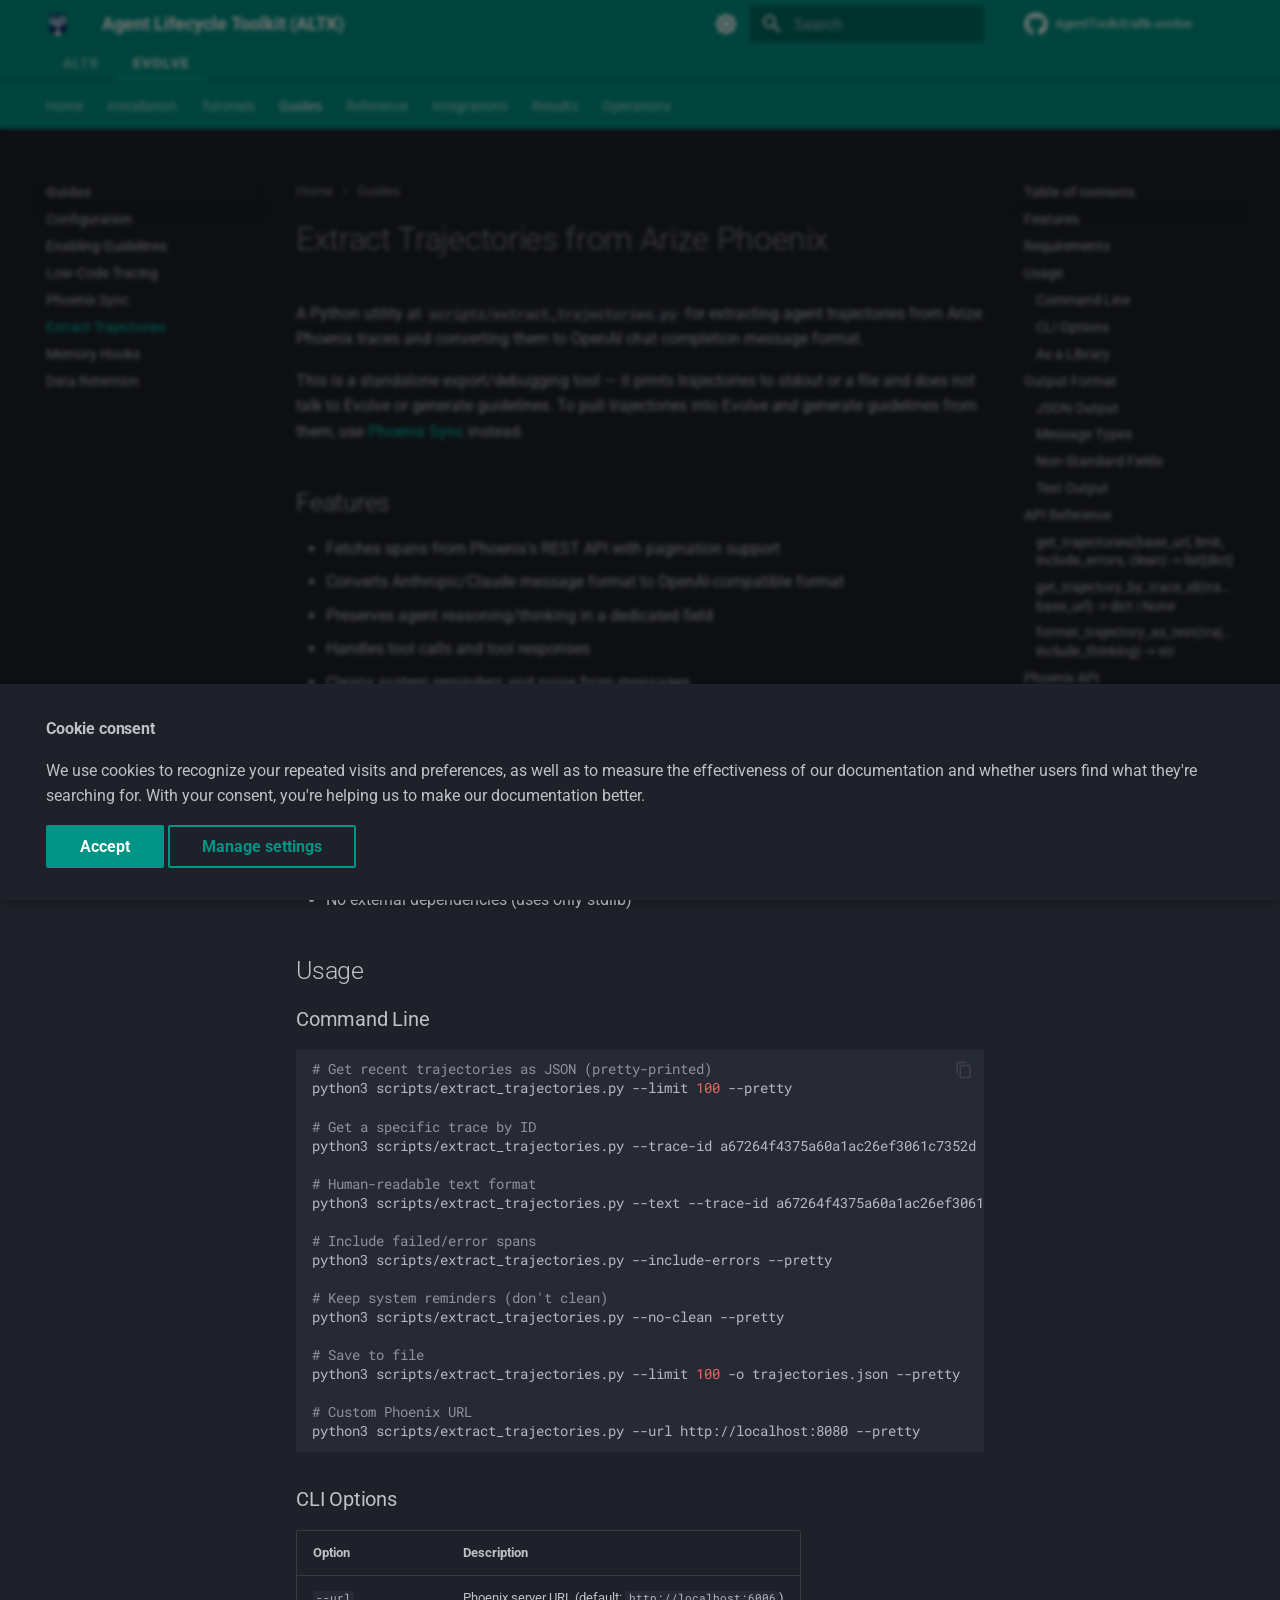
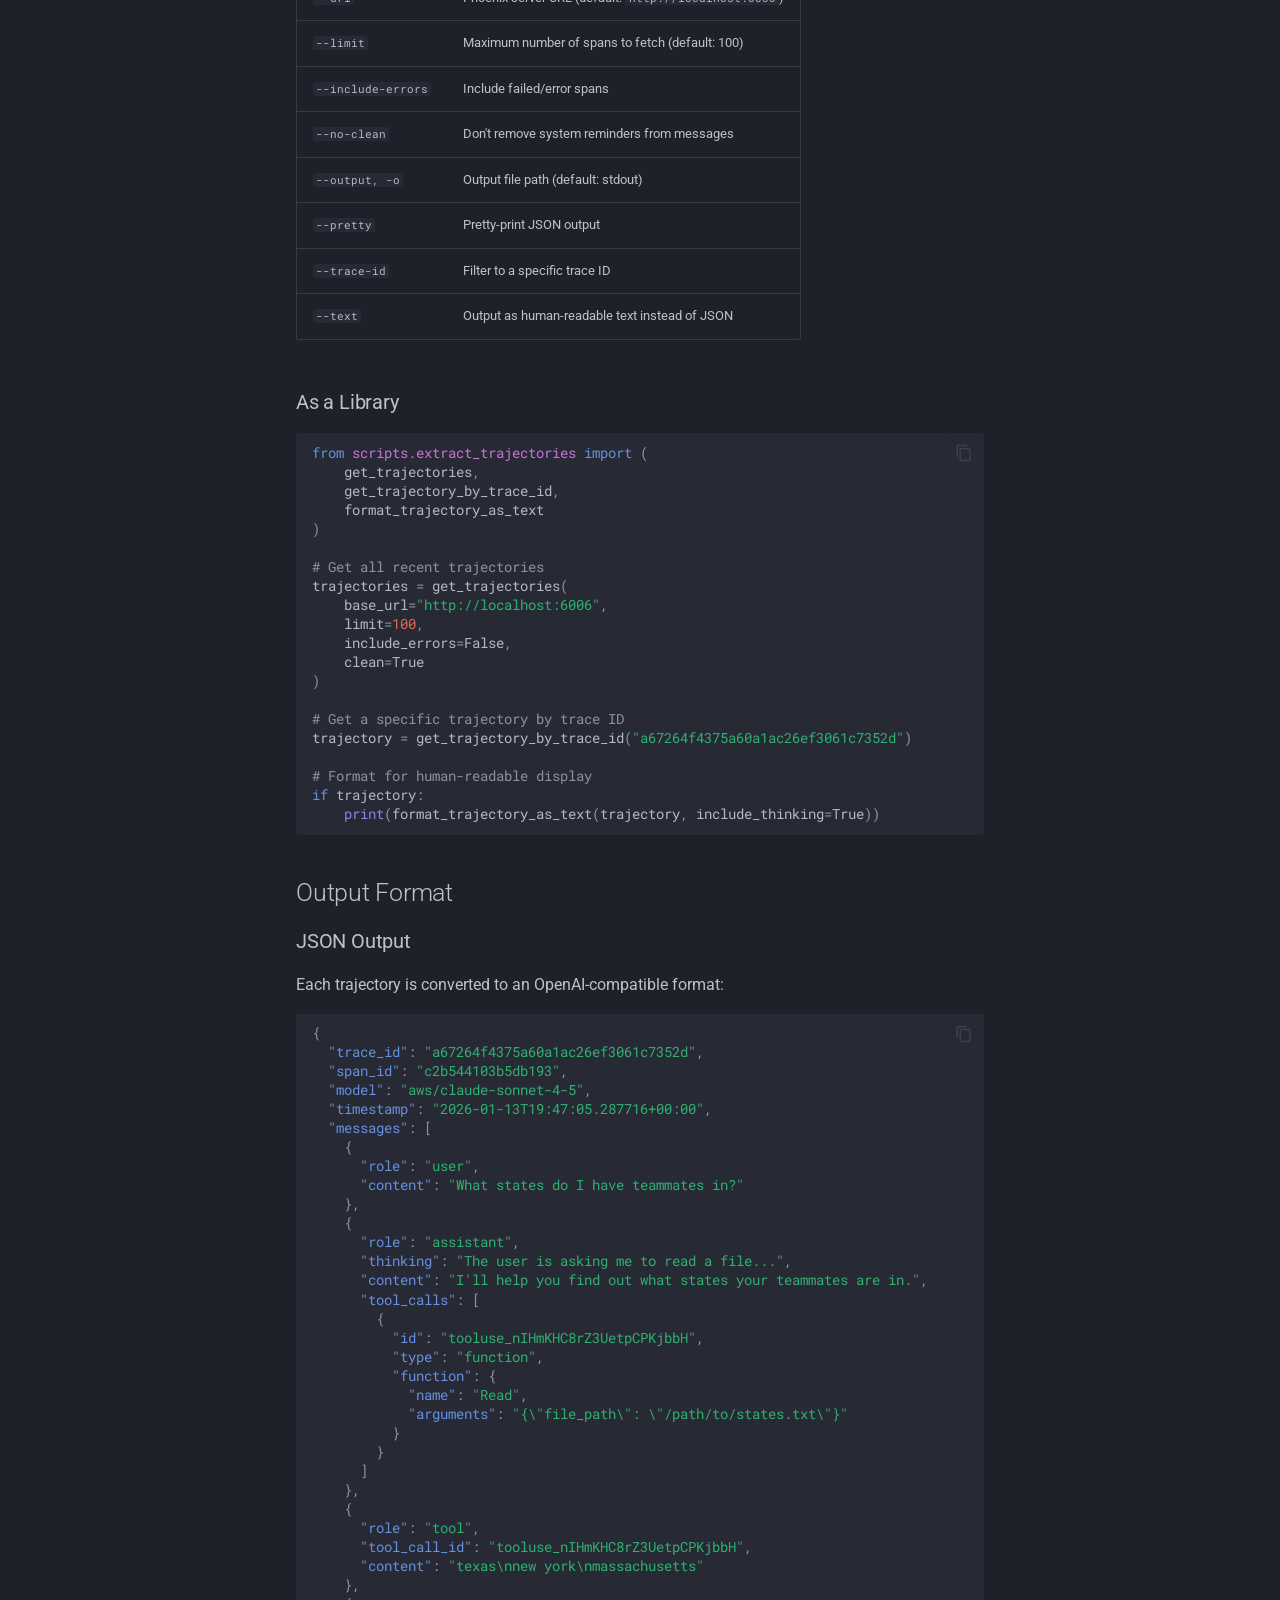
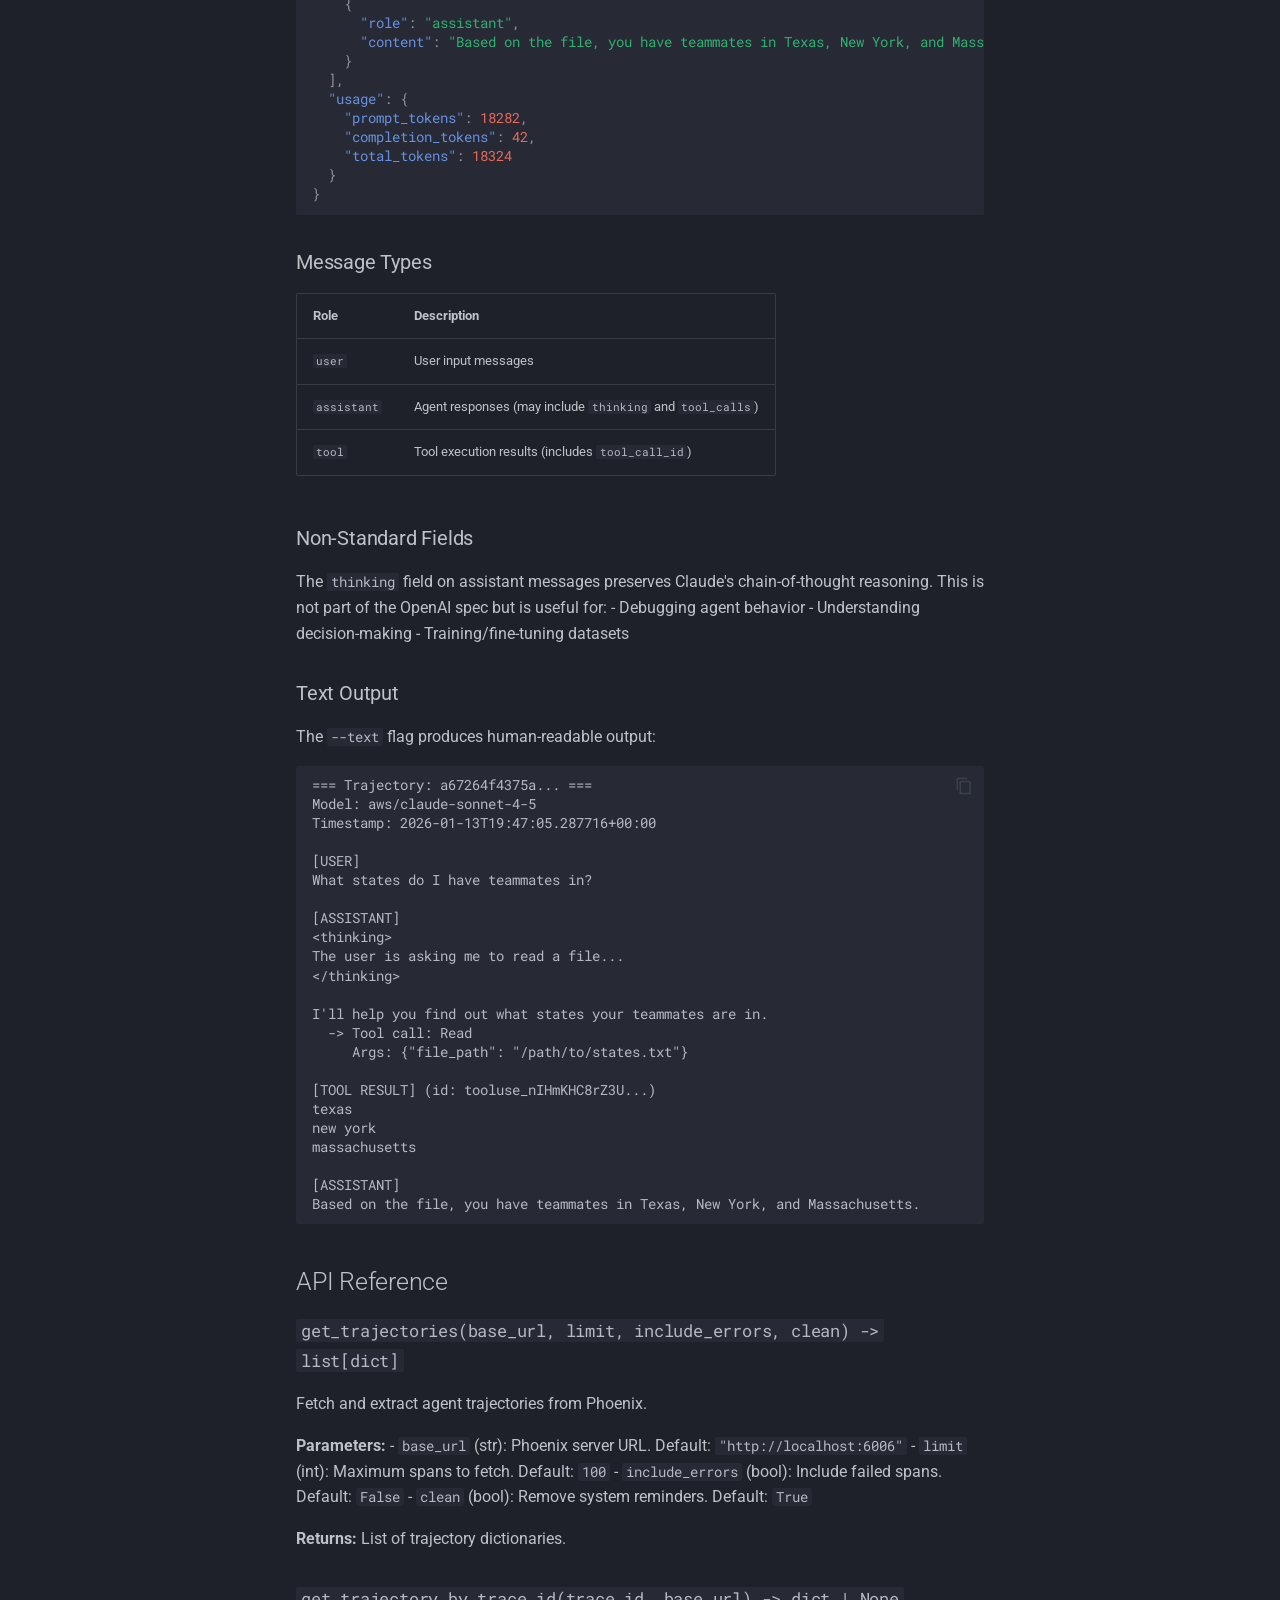
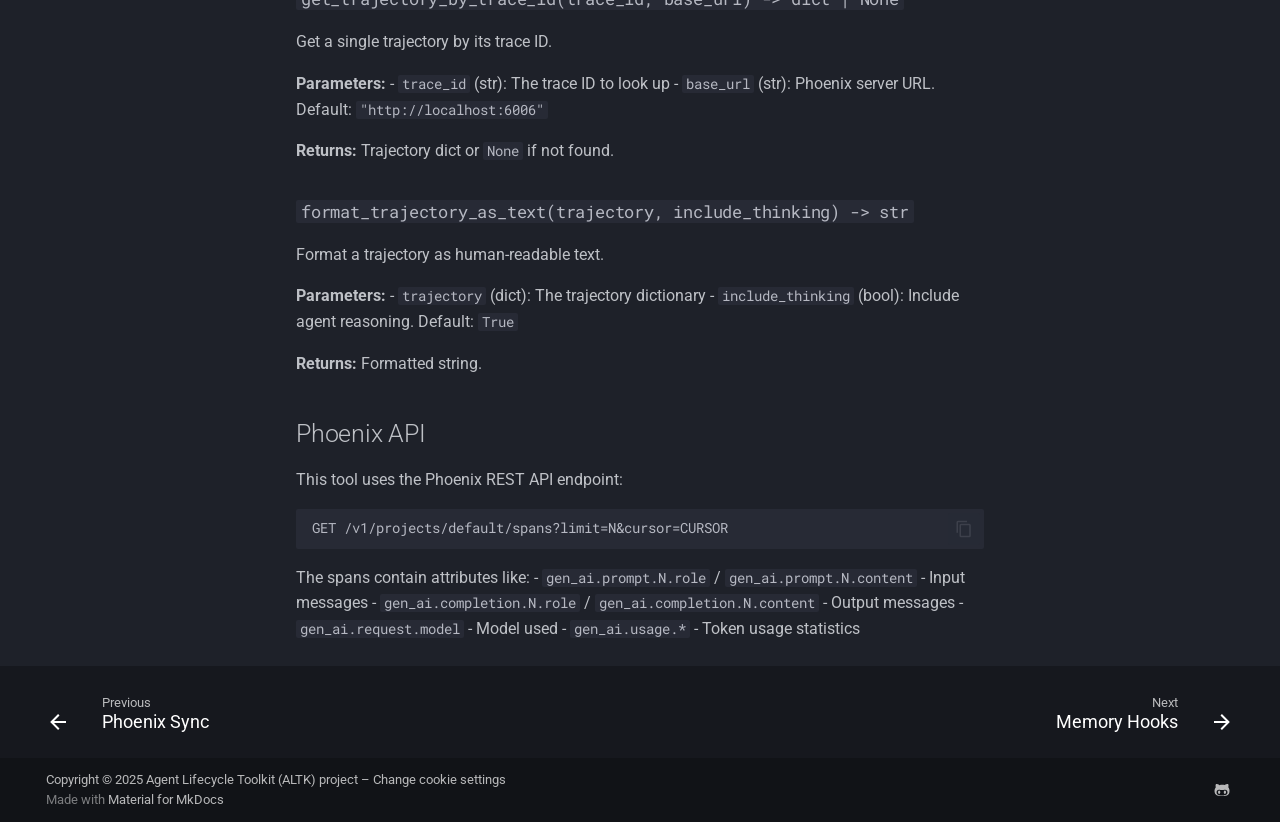
<file: guides/extract-trajectories/index.html>
<!doctype html>
<html lang="en" class="no-js">
  <head>
    
      <meta charset="utf-8">
      <meta name="viewport" content="width=device-width,initial-scale=1">
      
        <meta name="description" content="Evolve is a component in the Agent Lifecycle Toolkit (ALTK) that gives agent builders the ability to iteratively improve their agents by learning from previous trajectories.">
      
      
      
        <link rel="canonical" href="https://agenttoolkit.github.io/evolve/guides/extract-trajectories/">
      
      
        <link rel="prev" href="../phoenix-sync/">
      
      
        <link rel="next" href="../memory-hooks/">
      
      
        
      
      
      <link rel="icon" href="../../assets/logo-32x32.png">
      <meta name="generator" content="mkdocs-1.6.1, mkdocs-material-9.7.6">
    
    
      
        <title>Extract Trajectories - Agent Lifecycle Toolkit (ALTK)</title>
      
    
    

      <link rel="stylesheet" href="../../assets/stylesheets/main.484c7ddc.min.css">
      
        
        <link rel="stylesheet" href="../../assets/stylesheets/palette.ab4e12ef.min.css">
      
      


    
<style>
  github-repo-card {
    max-width: 800px;
    --ghrc-radius-lg: .1rem;
    --ghrc-border: var(--md-primary-fg-color);
    --ghrc-border-width: .1rem;
  }
</style>

    
      
    
    
      
        
        
        <link rel="preconnect" href="https://fonts.gstatic.com" crossorigin>
        <link rel="stylesheet" href="https://fonts.googleapis.com/css?family=Roboto:300,300i,400,400i,700,700i%7CRoboto+Mono:400,400i,700,700i&display=fallback">
        <style>:root{--md-text-font:"Roboto";--md-code-font:"Roboto Mono"}</style>
      
    
    
      <link rel="stylesheet" href="../../stylesheets/extra.css">
    
    <script>__md_scope=new URL("../..",location),__md_hash=e=>[...e].reduce(((e,_)=>(e<<5)-e+_.charCodeAt(0)),0),__md_get=(e,_=localStorage,t=__md_scope)=>JSON.parse(_.getItem(t.pathname+"."+e)),__md_set=(e,_,t=localStorage,a=__md_scope)=>{try{t.setItem(a.pathname+"."+e,JSON.stringify(_))}catch(e){}}</script>
    
      
  


  
  

<script id="__analytics">function __md_analytics(){function e(){dataLayer.push(arguments)}window.dataLayer=window.dataLayer||[],e("js",new Date),e("config",""),document.addEventListener("DOMContentLoaded",(function(){document.forms.search&&document.forms.search.query.addEventListener("blur",(function(){this.value&&e("event","search",{search_term:this.value})}));document$.subscribe((function(){var t=document.forms.feedback;if(void 0!==t)for(var a of t.querySelectorAll("[type=submit]"))a.addEventListener("click",(function(a){a.preventDefault();var n=document.location.pathname,d=this.getAttribute("data-md-value");e("event","feedback",{page:n,data:d}),t.firstElementChild.disabled=!0;var r=t.querySelector(".md-feedback__note [data-md-value='"+d+"']");r&&(r.hidden=!1)})),t.hidden=!1})),location$.subscribe((function(t){e("config","",{page_path:t.pathname})}))}));var t=document.createElement("script");t.async=!0,t.src="https://www.googletagmanager.com/gtag/js?id=",document.getElementById("__analytics").insertAdjacentElement("afterEnd",t)}</script>
  
    <script>if("undefined"!=typeof __md_analytics){var consent=__md_get("__consent");consent&&consent.analytics&&__md_analytics()}</script>
  

    
    
  </head>
  
  
    
    
      
    
    
    
    
    <body dir="ltr" data-md-color-scheme="slate" data-md-color-primary="teal" data-md-color-accent="teal">
  
    
    <input class="md-toggle" data-md-toggle="drawer" type="checkbox" id="__drawer" autocomplete="off">
    <input class="md-toggle" data-md-toggle="search" type="checkbox" id="__search" autocomplete="off">
    <label class="md-overlay" for="__drawer"></label>
    <div data-md-component="skip">
      
        
        <a href="#extract-trajectories-from-arize-phoenix" class="md-skip">
          Skip to content
        </a>
      
    </div>
    <div data-md-component="announce">
      
    </div>
    
    
      

<header class="md-header" data-md-component="header">
  <nav class="md-header__inner md-grid" aria-label="Header">
    <a href="../.." title="Agent Lifecycle Toolkit (ALTK)" class="md-header__button md-logo" aria-label="Agent Lifecycle Toolkit (ALTK)" data-md-component="logo">
      
  <img src="../../assets/logo-512x512.png" alt="logo">

    </a>
    <label class="md-header__button md-icon" for="__drawer">
      
      <svg xmlns="http://www.w3.org/2000/svg" viewBox="0 0 24 24"><path d="M3 6h18v2H3zm0 5h18v2H3zm0 5h18v2H3z"/></svg>
    </label>
    <div class="md-header__title" data-md-component="header-title">
      <div class="md-header__ellipsis">
        <div class="md-header__topic">
          <span class="md-ellipsis">
            Agent Lifecycle Toolkit (ALTK)
          </span>
        </div>
        <div class="md-header__topic" data-md-component="header-topic">
          <span class="md-ellipsis">
            
              Extract Trajectories
            
          </span>
        </div>
      </div>
    </div>
    
      
        <form class="md-header__option" data-md-component="palette">
  
    
    
    
    <input class="md-option" data-md-color-media="" data-md-color-scheme="slate" data-md-color-primary="teal" data-md-color-accent="teal"  aria-label="Switch to light mode"  type="radio" name="__palette" id="__palette_0">
    
      <label class="md-header__button md-icon" title="Switch to light mode" for="__palette_1" hidden>
        <svg xmlns="http://www.w3.org/2000/svg" viewBox="0 0 24 24"><path d="M12 8a4 4 0 0 0-4 4 4 4 0 0 0 4 4 4 4 0 0 0 4-4 4 4 0 0 0-4-4m0 10a6 6 0 0 1-6-6 6 6 0 0 1 6-6 6 6 0 0 1 6 6 6 6 0 0 1-6 6m8-9.31V4h-4.69L12 .69 8.69 4H4v4.69L.69 12 4 15.31V20h4.69L12 23.31 15.31 20H20v-4.69L23.31 12z"/></svg>
      </label>
    
  
    
    
    
    <input class="md-option" data-md-color-media="(prefers-color-scheme: light)" data-md-color-scheme="default" data-md-color-primary="teal" data-md-color-accent="teal"  aria-label="Switch to dark mode"  type="radio" name="__palette" id="__palette_1">
    
      <label class="md-header__button md-icon" title="Switch to dark mode" for="__palette_2" hidden>
        <svg xmlns="http://www.w3.org/2000/svg" viewBox="0 0 24 24"><path d="M12 18c-.89 0-1.74-.2-2.5-.55C11.56 16.5 13 14.42 13 12s-1.44-4.5-3.5-5.45C10.26 6.2 11.11 6 12 6a6 6 0 0 1 6 6 6 6 0 0 1-6 6m8-9.31V4h-4.69L12 .69 8.69 4H4v4.69L.69 12 4 15.31V20h4.69L12 23.31 15.31 20H20v-4.69L23.31 12z"/></svg>
      </label>
    
  
    
    
    
    <input class="md-option" data-md-color-media="(prefers-color-scheme: dark)" data-md-color-scheme="slate" data-md-color-primary="teal" data-md-color-accent="teal"  aria-label="Switch to system preference"  type="radio" name="__palette" id="__palette_2">
    
      <label class="md-header__button md-icon" title="Switch to system preference" for="__palette_0" hidden>
        <svg xmlns="http://www.w3.org/2000/svg" viewBox="0 0 24 24"><path d="m14.3 16-.7-2h-3.2l-.7 2H7.8L11 7h2l3.2 9zM20 8.69V4h-4.69L12 .69 8.69 4H4v4.69L.69 12 4 15.31V20h4.69L12 23.31 15.31 20H20v-4.69L23.31 12zm-9.15 3.96h2.3L12 9z"/></svg>
      </label>
    
  
</form>
      
    
    
      <script>var palette=__md_get("__palette");if(palette&&palette.color){if("(prefers-color-scheme)"===palette.color.media){var media=matchMedia("(prefers-color-scheme: light)"),input=document.querySelector(media.matches?"[data-md-color-media='(prefers-color-scheme: light)']":"[data-md-color-media='(prefers-color-scheme: dark)']");palette.color.media=input.getAttribute("data-md-color-media"),palette.color.scheme=input.getAttribute("data-md-color-scheme"),palette.color.primary=input.getAttribute("data-md-color-primary"),palette.color.accent=input.getAttribute("data-md-color-accent")}for(var[key,value]of Object.entries(palette.color))document.body.setAttribute("data-md-color-"+key,value)}</script>
    
    
    
      
      
        <label class="md-header__button md-icon" for="__search">
          
          <svg xmlns="http://www.w3.org/2000/svg" viewBox="0 0 24 24"><path d="M9.5 3A6.5 6.5 0 0 1 16 9.5c0 1.61-.59 3.09-1.56 4.23l.27.27h.79l5 5-1.5 1.5-5-5v-.79l-.27-.27A6.52 6.52 0 0 1 9.5 16 6.5 6.5 0 0 1 3 9.5 6.5 6.5 0 0 1 9.5 3m0 2C7 5 5 7 5 9.5S7 14 9.5 14 14 12 14 9.5 12 5 9.5 5"/></svg>
        </label>
        <div class="md-search" data-md-component="search" role="dialog">
  <label class="md-search__overlay" for="__search"></label>
  <div class="md-search__inner" role="search">
    <form class="md-search__form" name="search">
      <input type="text" class="md-search__input" name="query" aria-label="Search" placeholder="Search" autocapitalize="off" autocorrect="off" autocomplete="off" spellcheck="false" data-md-component="search-query" required>
      <label class="md-search__icon md-icon" for="__search">
        
        <svg xmlns="http://www.w3.org/2000/svg" viewBox="0 0 24 24"><path d="M9.5 3A6.5 6.5 0 0 1 16 9.5c0 1.61-.59 3.09-1.56 4.23l.27.27h.79l5 5-1.5 1.5-5-5v-.79l-.27-.27A6.52 6.52 0 0 1 9.5 16 6.5 6.5 0 0 1 3 9.5 6.5 6.5 0 0 1 9.5 3m0 2C7 5 5 7 5 9.5S7 14 9.5 14 14 12 14 9.5 12 5 9.5 5"/></svg>
        
        <svg xmlns="http://www.w3.org/2000/svg" viewBox="0 0 24 24"><path d="M20 11v2H8l5.5 5.5-1.42 1.42L4.16 12l7.92-7.92L13.5 5.5 8 11z"/></svg>
      </label>
      <nav class="md-search__options" aria-label="Search">
        
        <button type="reset" class="md-search__icon md-icon" title="Clear" aria-label="Clear" tabindex="-1">
          
          <svg xmlns="http://www.w3.org/2000/svg" viewBox="0 0 24 24"><path d="M19 6.41 17.59 5 12 10.59 6.41 5 5 6.41 10.59 12 5 17.59 6.41 19 12 13.41 17.59 19 19 17.59 13.41 12z"/></svg>
        </button>
      </nav>
      
        <div class="md-search__suggest" data-md-component="search-suggest"></div>
      
    </form>
    <div class="md-search__output">
      <div class="md-search__scrollwrap" tabindex="0" data-md-scrollfix>
        <div class="md-search-result" data-md-component="search-result">
          <div class="md-search-result__meta">
            Initializing search
          </div>
          <ol class="md-search-result__list" role="presentation"></ol>
        </div>
      </div>
    </div>
  </div>
</div>
      
    
    
      <div class="md-header__source">
        <a href="https://github.com/AgentToolkit/altk-evolve" title="Go to repository" class="md-source" data-md-component="source">
  <div class="md-source__icon md-icon">
    
    <svg xmlns="http://www.w3.org/2000/svg" viewBox="0 0 512 512"><!--! Font Awesome Free 7.1.0 by @fontawesome - https://fontawesome.com License - https://fontawesome.com/license/free (Icons: CC BY 4.0, Fonts: SIL OFL 1.1, Code: MIT License) Copyright 2025 Fonticons, Inc.--><path d="M173.9 397.4c0 2-2.3 3.6-5.2 3.6-3.3.3-5.6-1.3-5.6-3.6 0-2 2.3-3.6 5.2-3.6 3-.3 5.6 1.3 5.6 3.6m-31.1-4.5c-.7 2 1.3 4.3 4.3 4.9 2.6 1 5.6 0 6.2-2s-1.3-4.3-4.3-5.2c-2.6-.7-5.5.3-6.2 2.3m44.2-1.7c-2.9.7-4.9 2.6-4.6 4.9.3 2 2.9 3.3 5.9 2.6 2.9-.7 4.9-2.6 4.6-4.6-.3-1.9-3-3.2-5.9-2.9M252.8 8C114.1 8 8 113.3 8 252c0 110.9 69.8 205.8 169.5 239.2 12.8 2.3 17.3-5.6 17.3-12.1 0-6.2-.3-40.4-.3-61.4 0 0-70 15-84.7-29.8 0 0-11.4-29.1-27.8-36.6 0 0-22.9-15.7 1.6-15.4 0 0 24.9 2 38.6 25.8 21.9 38.6 58.6 27.5 72.9 20.9 2.3-16 8.8-27.1 16-33.7-55.9-6.2-112.3-14.3-112.3-110.5 0-27.5 7.6-41.3 23.6-58.9-2.6-6.5-11.1-33.3 2.6-67.9 20.9-6.5 69 27 69 27 20-5.6 41.5-8.5 62.8-8.5s42.8 2.9 62.8 8.5c0 0 48.1-33.6 69-27 13.7 34.7 5.2 61.4 2.6 67.9 16 17.7 25.8 31.5 25.8 58.9 0 96.5-58.9 104.2-114.8 110.5 9.2 7.9 17 22.9 17 46.4 0 33.7-.3 75.4-.3 83.6 0 6.5 4.6 14.4 17.3 12.1C436.2 457.8 504 362.9 504 252 504 113.3 391.5 8 252.8 8M105.2 352.9c-1.3 1-1 3.3.7 5.2 1.6 1.6 3.9 2.3 5.2 1 1.3-1 1-3.3-.7-5.2-1.6-1.6-3.9-2.3-5.2-1m-10.8-8.1c-.7 1.3.3 2.9 2.3 3.9 1.6 1 3.6.7 4.3-.7.7-1.3-.3-2.9-2.3-3.9-2-.6-3.6-.3-4.3.7m32.4 35.6c-1.6 1.3-1 4.3 1.3 6.2 2.3 2.3 5.2 2.6 6.5 1 1.3-1.3.7-4.3-1.3-6.2-2.2-2.3-5.2-2.6-6.5-1m-11.4-14.7c-1.6 1-1.6 3.6 0 5.9s4.3 3.3 5.6 2.3c1.6-1.3 1.6-3.9 0-6.2-1.4-2.3-4-3.3-5.6-2"/></svg>
  </div>
  <div class="md-source__repository">
    AgentToolkit/altk-evolve
  </div>
</a>
      </div>
    
  </nav>
  
</header>
    
    <div class="md-container" data-md-component="container">
      
      


<nav class="project-nav" aria-label="Project navigation">
  <div class="project-nav__inner md-grid">
    
    <a href="https://agenttoolkit.github.io/altk-main/"
       class="project-nav__item"
       target="_self" rel="noopener noreferrer"
       aria-current="false">
      
      ALTK
    </a>
    
    <a href="https://agenttoolkit.github.io/altk-evolve/"
       class="project-nav__item project-nav__item--active"
       
       aria-current="page">
      
      Evolve
    </a>
    
  </div>
</nav>


        
          
            
<nav class="md-tabs" aria-label="Tabs" data-md-component="tabs">
  <div class="md-grid">
    <ul class="md-tabs__list">
      
        
  
  
  
  
    <li class="md-tabs__item">
      <a href="../.." class="md-tabs__link">
        
  
  
    
  
  Home

      </a>
    </li>
  

      
        
  
  
  
  
    <li class="md-tabs__item">
      <a href="../../installation/" class="md-tabs__link">
        
  
  
    
  
  Installation

      </a>
    </li>
  

      
        
  
  
  
  
    
    
      <li class="md-tabs__item">
        <a href="../../tutorials/" class="md-tabs__link">
          
  
  
    
  
  Tutorials

        </a>
      </li>
    
  

      
        
  
  
  
    
  
  
    
    
      <li class="md-tabs__item md-tabs__item--active">
        <a href="../configuration/" class="md-tabs__link">
          
  
  
    
  
  Guides

        </a>
      </li>
    
  

      
        
  
  
  
  
    
    
      <li class="md-tabs__item">
        <a href="../../reference/cli/" class="md-tabs__link">
          
  
  
    
  
  Reference

        </a>
      </li>
    
  

      
        
  
  
  
  
    
    
      <li class="md-tabs__item">
        <a href="../../integrations/claude/evolve-lite/" class="md-tabs__link">
          
  
  
    
  
  Integrations

        </a>
      </li>
    
  

      
        
  
  
  
  
    
    
      <li class="md-tabs__item">
        <a href="../../results/" class="md-tabs__link">
          
  
  
    
  
  Results

        </a>
      </li>
    
  

      
        
  
  
  
  
    
    
      <li class="md-tabs__item">
        <a href="../../operations/docker-testing/" class="md-tabs__link">
          
  
  
    
  
  Operations

        </a>
      </li>
    
  

      
    </ul>
  </div>
</nav>
          
        
      

      <main class="md-main" data-md-component="main">
        <div class="md-main__inner md-grid">
          
            
              
              <div class="md-sidebar md-sidebar--primary" data-md-component="sidebar" data-md-type="navigation" >
                <div class="md-sidebar__scrollwrap">
                  <div class="md-sidebar__inner">
                    


  


<nav class="md-nav md-nav--primary md-nav--lifted" aria-label="Navigation" data-md-level="0">
  <label class="md-nav__title" for="__drawer">
    <a href="../.." title="Agent Lifecycle Toolkit (ALTK)" class="md-nav__button md-logo" aria-label="Agent Lifecycle Toolkit (ALTK)" data-md-component="logo">
      
  <img src="../../assets/logo-512x512.png" alt="logo">

    </a>
    Agent Lifecycle Toolkit (ALTK)
  </label>
  
    <div class="md-nav__source">
      <a href="https://github.com/AgentToolkit/altk-evolve" title="Go to repository" class="md-source" data-md-component="source">
  <div class="md-source__icon md-icon">
    
    <svg xmlns="http://www.w3.org/2000/svg" viewBox="0 0 512 512"><!--! Font Awesome Free 7.1.0 by @fontawesome - https://fontawesome.com License - https://fontawesome.com/license/free (Icons: CC BY 4.0, Fonts: SIL OFL 1.1, Code: MIT License) Copyright 2025 Fonticons, Inc.--><path d="M173.9 397.4c0 2-2.3 3.6-5.2 3.6-3.3.3-5.6-1.3-5.6-3.6 0-2 2.3-3.6 5.2-3.6 3-.3 5.6 1.3 5.6 3.6m-31.1-4.5c-.7 2 1.3 4.3 4.3 4.9 2.6 1 5.6 0 6.2-2s-1.3-4.3-4.3-5.2c-2.6-.7-5.5.3-6.2 2.3m44.2-1.7c-2.9.7-4.9 2.6-4.6 4.9.3 2 2.9 3.3 5.9 2.6 2.9-.7 4.9-2.6 4.6-4.6-.3-1.9-3-3.2-5.9-2.9M252.8 8C114.1 8 8 113.3 8 252c0 110.9 69.8 205.8 169.5 239.2 12.8 2.3 17.3-5.6 17.3-12.1 0-6.2-.3-40.4-.3-61.4 0 0-70 15-84.7-29.8 0 0-11.4-29.1-27.8-36.6 0 0-22.9-15.7 1.6-15.4 0 0 24.9 2 38.6 25.8 21.9 38.6 58.6 27.5 72.9 20.9 2.3-16 8.8-27.1 16-33.7-55.9-6.2-112.3-14.3-112.3-110.5 0-27.5 7.6-41.3 23.6-58.9-2.6-6.5-11.1-33.3 2.6-67.9 20.9-6.5 69 27 69 27 20-5.6 41.5-8.5 62.8-8.5s42.8 2.9 62.8 8.5c0 0 48.1-33.6 69-27 13.7 34.7 5.2 61.4 2.6 67.9 16 17.7 25.8 31.5 25.8 58.9 0 96.5-58.9 104.2-114.8 110.5 9.2 7.9 17 22.9 17 46.4 0 33.7-.3 75.4-.3 83.6 0 6.5 4.6 14.4 17.3 12.1C436.2 457.8 504 362.9 504 252 504 113.3 391.5 8 252.8 8M105.2 352.9c-1.3 1-1 3.3.7 5.2 1.6 1.6 3.9 2.3 5.2 1 1.3-1 1-3.3-.7-5.2-1.6-1.6-3.9-2.3-5.2-1m-10.8-8.1c-.7 1.3.3 2.9 2.3 3.9 1.6 1 3.6.7 4.3-.7.7-1.3-.3-2.9-2.3-3.9-2-.6-3.6-.3-4.3.7m32.4 35.6c-1.6 1.3-1 4.3 1.3 6.2 2.3 2.3 5.2 2.6 6.5 1 1.3-1.3.7-4.3-1.3-6.2-2.2-2.3-5.2-2.6-6.5-1m-11.4-14.7c-1.6 1-1.6 3.6 0 5.9s4.3 3.3 5.6 2.3c1.6-1.3 1.6-3.9 0-6.2-1.4-2.3-4-3.3-5.6-2"/></svg>
  </div>
  <div class="md-source__repository">
    AgentToolkit/altk-evolve
  </div>
</a>
    </div>
  
  <ul class="md-nav__list" data-md-scrollfix>
    
      
      
  
  
  
  
    <li class="md-nav__item">
      <a href="../.." class="md-nav__link">
        
  
  
  <span class="md-ellipsis">
    
  
    Home
  

    
  </span>
  
  

      </a>
    </li>
  

    
      
      
  
  
  
  
    <li class="md-nav__item">
      <a href="../../installation/" class="md-nav__link">
        
  
  
  <span class="md-ellipsis">
    
  
    Installation
  

    
  </span>
  
  

      </a>
    </li>
  

    
      
      
  
  
  
  
    
    
      
        
          
        
      
        
      
        
      
        
      
        
      
    
    
    
      
      
        
      
    
    
    <li class="md-nav__item md-nav__item--nested">
      
        
        
        <input class="md-nav__toggle md-toggle " type="checkbox" id="__nav_3" >
        
          
          <div class="md-nav__link md-nav__container">
            <a href="../../tutorials/" class="md-nav__link ">
              
  
  
  <span class="md-ellipsis">
    
  
    Tutorials
  

    
  </span>
  
  

            </a>
            
              
              <label class="md-nav__link " for="__nav_3" id="__nav_3_label" tabindex="0">
                <span class="md-nav__icon md-icon"></span>
              </label>
            
          </div>
        
        <nav class="md-nav" data-md-level="1" aria-labelledby="__nav_3_label" aria-expanded="false">
          <label class="md-nav__title" for="__nav_3">
            <span class="md-nav__icon md-icon"></span>
            
  
    Tutorials
  

          </label>
          <ul class="md-nav__list" data-md-scrollfix>
            
              
            
              
                
  
  
  
  
    <li class="md-nav__item">
      <a href="../../examples/hello_world/bob/" class="md-nav__link">
        
  
  
  <span class="md-ellipsis">
    
  
    Starter Example (IBM Bob)
  

    
  </span>
  
  

      </a>
    </li>
  

              
            
              
                
  
  
  
  
    <li class="md-nav__item">
      <a href="../../examples/hello_world/claude/" class="md-nav__link">
        
  
  
  <span class="md-ellipsis">
    
  
    Starter Example (Claude Code)
  

    
  </span>
  
  

      </a>
    </li>
  

              
            
              
                
  
  
  
  
    <li class="md-nav__item">
      <a href="../../examples/hello_world/codex/" class="md-nav__link">
        
  
  
  <span class="md-ellipsis">
    
  
    Starter Example (Codex)
  

    
  </span>
  
  

      </a>
    </li>
  

              
            
              
                
  
  
  
  
    <li class="md-nav__item">
      <a href="../../tutorials/guidelines-loop/" class="md-nav__link">
        
  
  
  <span class="md-ellipsis">
    
  
    Starter Example (Evolving Agent Loop)
  

    
  </span>
  
  

      </a>
    </li>
  

              
            
          </ul>
        </nav>
      
    </li>
  

    
      
      
  
  
    
  
  
  
    
    
      
        
      
        
      
        
      
        
      
        
      
        
      
        
      
    
    
    
      
        
        
      
      
        
      
    
    
    <li class="md-nav__item md-nav__item--active md-nav__item--section md-nav__item--nested">
      
        
        
        <input class="md-nav__toggle md-toggle " type="checkbox" id="__nav_4" checked>
        
          
          <label class="md-nav__link" for="__nav_4" id="__nav_4_label" tabindex="">
            
  
  
  <span class="md-ellipsis">
    
  
    Guides
  

    
  </span>
  
  

            <span class="md-nav__icon md-icon"></span>
          </label>
        
        <nav class="md-nav" data-md-level="1" aria-labelledby="__nav_4_label" aria-expanded="true">
          <label class="md-nav__title" for="__nav_4">
            <span class="md-nav__icon md-icon"></span>
            
  
    Guides
  

          </label>
          <ul class="md-nav__list" data-md-scrollfix>
            
              
                
  
  
  
  
    <li class="md-nav__item">
      <a href="../configuration/" class="md-nav__link">
        
  
  
  <span class="md-ellipsis">
    
  
    Configuration
  

    
  </span>
  
  

      </a>
    </li>
  

              
            
              
                
  
  
  
  
    <li class="md-nav__item">
      <a href="../guidelines/" class="md-nav__link">
        
  
  
  <span class="md-ellipsis">
    
  
    Enabling Guidelines
  

    
  </span>
  
  

      </a>
    </li>
  

              
            
              
                
  
  
  
  
    <li class="md-nav__item">
      <a href="../low-code-tracing/" class="md-nav__link">
        
  
  
  <span class="md-ellipsis">
    
  
    Low-Code Tracing
  

    
  </span>
  
  

      </a>
    </li>
  

              
            
              
                
  
  
  
  
    <li class="md-nav__item">
      <a href="../phoenix-sync/" class="md-nav__link">
        
  
  
  <span class="md-ellipsis">
    
  
    Phoenix Sync
  

    
  </span>
  
  

      </a>
    </li>
  

              
            
              
                
  
  
    
  
  
  
    <li class="md-nav__item md-nav__item--active">
      
      <input class="md-nav__toggle md-toggle" type="checkbox" id="__toc">
      
      
        
      
      
        <label class="md-nav__link md-nav__link--active" for="__toc">
          
  
  
  <span class="md-ellipsis">
    
  
    Extract Trajectories
  

    
  </span>
  
  

          <span class="md-nav__icon md-icon"></span>
        </label>
      
      <a href="./" class="md-nav__link md-nav__link--active">
        
  
  
  <span class="md-ellipsis">
    
  
    Extract Trajectories
  

    
  </span>
  
  

      </a>
      
        

<nav class="md-nav md-nav--secondary" aria-label="Table of contents">
  
  
  
    
  
  
    <label class="md-nav__title" for="__toc">
      <span class="md-nav__icon md-icon"></span>
      Table of contents
    </label>
    <ul class="md-nav__list" data-md-component="toc" data-md-scrollfix>
      
        <li class="md-nav__item">
  <a href="#features" class="md-nav__link">
    <span class="md-ellipsis">
      
        Features
      
    </span>
  </a>
  
</li>
      
        <li class="md-nav__item">
  <a href="#requirements" class="md-nav__link">
    <span class="md-ellipsis">
      
        Requirements
      
    </span>
  </a>
  
</li>
      
        <li class="md-nav__item">
  <a href="#usage" class="md-nav__link">
    <span class="md-ellipsis">
      
        Usage
      
    </span>
  </a>
  
    <nav class="md-nav" aria-label="Usage">
      <ul class="md-nav__list">
        
          <li class="md-nav__item">
  <a href="#command-line" class="md-nav__link">
    <span class="md-ellipsis">
      
        Command Line
      
    </span>
  </a>
  
</li>
        
          <li class="md-nav__item">
  <a href="#cli-options" class="md-nav__link">
    <span class="md-ellipsis">
      
        CLI Options
      
    </span>
  </a>
  
</li>
        
          <li class="md-nav__item">
  <a href="#as-a-library" class="md-nav__link">
    <span class="md-ellipsis">
      
        As a Library
      
    </span>
  </a>
  
</li>
        
      </ul>
    </nav>
  
</li>
      
        <li class="md-nav__item">
  <a href="#output-format" class="md-nav__link">
    <span class="md-ellipsis">
      
        Output Format
      
    </span>
  </a>
  
    <nav class="md-nav" aria-label="Output Format">
      <ul class="md-nav__list">
        
          <li class="md-nav__item">
  <a href="#json-output" class="md-nav__link">
    <span class="md-ellipsis">
      
        JSON Output
      
    </span>
  </a>
  
</li>
        
          <li class="md-nav__item">
  <a href="#message-types" class="md-nav__link">
    <span class="md-ellipsis">
      
        Message Types
      
    </span>
  </a>
  
</li>
        
          <li class="md-nav__item">
  <a href="#non-standard-fields" class="md-nav__link">
    <span class="md-ellipsis">
      
        Non-Standard Fields
      
    </span>
  </a>
  
</li>
        
          <li class="md-nav__item">
  <a href="#text-output" class="md-nav__link">
    <span class="md-ellipsis">
      
        Text Output
      
    </span>
  </a>
  
</li>
        
      </ul>
    </nav>
  
</li>
      
        <li class="md-nav__item">
  <a href="#api-reference" class="md-nav__link">
    <span class="md-ellipsis">
      
        API Reference
      
    </span>
  </a>
  
    <nav class="md-nav" aria-label="API Reference">
      <ul class="md-nav__list">
        
          <li class="md-nav__item">
  <a href="#get_trajectoriesbase_url-limit-include_errors-clean-listdict" class="md-nav__link">
    <span class="md-ellipsis">
      
        get_trajectories(base_url, limit, include_errors, clean) -&gt; list[dict]
      
    </span>
  </a>
  
</li>
        
          <li class="md-nav__item">
  <a href="#get_trajectory_by_trace_idtrace_id-base_url-dict-none" class="md-nav__link">
    <span class="md-ellipsis">
      
        get_trajectory_by_trace_id(trace_id, base_url) -&gt; dict | None
      
    </span>
  </a>
  
</li>
        
          <li class="md-nav__item">
  <a href="#format_trajectory_as_texttrajectory-include_thinking-str" class="md-nav__link">
    <span class="md-ellipsis">
      
        format_trajectory_as_text(trajectory, include_thinking) -&gt; str
      
    </span>
  </a>
  
</li>
        
      </ul>
    </nav>
  
</li>
      
        <li class="md-nav__item">
  <a href="#phoenix-api" class="md-nav__link">
    <span class="md-ellipsis">
      
        Phoenix API
      
    </span>
  </a>
  
</li>
      
    </ul>
  
</nav>
      
    </li>
  

              
            
              
                
  
  
  
  
    <li class="md-nav__item">
      <a href="../memory-hooks/" class="md-nav__link">
        
  
  
  <span class="md-ellipsis">
    
  
    Memory Hooks
  

    
  </span>
  
  

      </a>
    </li>
  

              
            
              
                
  
  
  
  
    <li class="md-nav__item">
      <a href="../retention/" class="md-nav__link">
        
  
  
  <span class="md-ellipsis">
    
  
    Data Retention
  

    
  </span>
  
  

      </a>
    </li>
  

              
            
          </ul>
        </nav>
      
    </li>
  

    
      
      
  
  
  
  
    
    
      
        
      
        
      
    
    
    
      
      
        
      
    
    
    <li class="md-nav__item md-nav__item--nested">
      
        
        
        <input class="md-nav__toggle md-toggle " type="checkbox" id="__nav_5" >
        
          
          <label class="md-nav__link" for="__nav_5" id="__nav_5_label" tabindex="0">
            
  
  
  <span class="md-ellipsis">
    
  
    Reference
  

    
  </span>
  
  

            <span class="md-nav__icon md-icon"></span>
          </label>
        
        <nav class="md-nav" data-md-level="1" aria-labelledby="__nav_5_label" aria-expanded="false">
          <label class="md-nav__title" for="__nav_5">
            <span class="md-nav__icon md-icon"></span>
            
  
    Reference
  

          </label>
          <ul class="md-nav__list" data-md-scrollfix>
            
              
                
  
  
  
  
    <li class="md-nav__item">
      <a href="../../reference/cli/" class="md-nav__link">
        
  
  
  <span class="md-ellipsis">
    
  
    CLI
  

    
  </span>
  
  

      </a>
    </li>
  

              
            
              
                
  
  
  
  
    <li class="md-nav__item">
      <a href="../../reference/policies/" class="md-nav__link">
        
  
  
  <span class="md-ellipsis">
    
  
    Policies
  

    
  </span>
  
  

      </a>
    </li>
  

              
            
          </ul>
        </nav>
      
    </li>
  

    
      
      
  
  
  
  
    
    
      
        
      
    
    
    
      
      
        
      
    
    
    <li class="md-nav__item md-nav__item--nested">
      
        
        
        <input class="md-nav__toggle md-toggle " type="checkbox" id="__nav_6" >
        
          
          <label class="md-nav__link" for="__nav_6" id="__nav_6_label" tabindex="0">
            
  
  
  <span class="md-ellipsis">
    
  
    Integrations
  

    
  </span>
  
  

            <span class="md-nav__icon md-icon"></span>
          </label>
        
        <nav class="md-nav" data-md-level="1" aria-labelledby="__nav_6_label" aria-expanded="false">
          <label class="md-nav__title" for="__nav_6">
            <span class="md-nav__icon md-icon"></span>
            
  
    Integrations
  

          </label>
          <ul class="md-nav__list" data-md-scrollfix>
            
              
                
  
  
  
  
    <li class="md-nav__item">
      <a href="../../integrations/claude/evolve-lite/" class="md-nav__link">
        
  
  
  <span class="md-ellipsis">
    
  
    Evolve Lite (Claude Code)
  

    
  </span>
  
  

      </a>
    </li>
  

              
            
          </ul>
        </nav>
      
    </li>
  

    
      
      
  
  
  
  
    
    
      
        
          
        
      
    
    
    
      
      
        
      
    
    
    <li class="md-nav__item md-nav__item--nested">
      
        
        
        <input class="md-nav__toggle md-toggle " type="checkbox" id="__nav_7" >
        
          
          <div class="md-nav__link md-nav__container">
            <a href="../../results/" class="md-nav__link ">
              
  
  
  <span class="md-ellipsis">
    
  
    Results
  

    
  </span>
  
  

            </a>
            
          </div>
        
        <nav class="md-nav" data-md-level="1" aria-labelledby="__nav_7_label" aria-expanded="false">
          <label class="md-nav__title" for="__nav_7">
            <span class="md-nav__icon md-icon"></span>
            
  
    Results
  

          </label>
          <ul class="md-nav__list" data-md-scrollfix>
            
              
            
          </ul>
        </nav>
      
    </li>
  

    
      
      
  
  
  
  
    
    
      
        
      
    
    
    
      
      
        
      
    
    
    <li class="md-nav__item md-nav__item--nested">
      
        
        
        <input class="md-nav__toggle md-toggle " type="checkbox" id="__nav_8" >
        
          
          <label class="md-nav__link" for="__nav_8" id="__nav_8_label" tabindex="0">
            
  
  
  <span class="md-ellipsis">
    
  
    Operations
  

    
  </span>
  
  

            <span class="md-nav__icon md-icon"></span>
          </label>
        
        <nav class="md-nav" data-md-level="1" aria-labelledby="__nav_8_label" aria-expanded="false">
          <label class="md-nav__title" for="__nav_8">
            <span class="md-nav__icon md-icon"></span>
            
  
    Operations
  

          </label>
          <ul class="md-nav__list" data-md-scrollfix>
            
              
                
  
  
  
  
    <li class="md-nav__item">
      <a href="../../operations/docker-testing/" class="md-nav__link">
        
  
  
  <span class="md-ellipsis">
    
  
    Docker Testing
  

    
  </span>
  
  

      </a>
    </li>
  

              
            
          </ul>
        </nav>
      
    </li>
  

    
  </ul>
</nav>
                  </div>
                </div>
              </div>
            
            
              
              <div class="md-sidebar md-sidebar--secondary" data-md-component="sidebar" data-md-type="toc" >
                <div class="md-sidebar__scrollwrap">
                  <div class="md-sidebar__inner">
                    

<nav class="md-nav md-nav--secondary" aria-label="Table of contents">
  
  
  
    
  
  
    <label class="md-nav__title" for="__toc">
      <span class="md-nav__icon md-icon"></span>
      Table of contents
    </label>
    <ul class="md-nav__list" data-md-component="toc" data-md-scrollfix>
      
        <li class="md-nav__item">
  <a href="#features" class="md-nav__link">
    <span class="md-ellipsis">
      
        Features
      
    </span>
  </a>
  
</li>
      
        <li class="md-nav__item">
  <a href="#requirements" class="md-nav__link">
    <span class="md-ellipsis">
      
        Requirements
      
    </span>
  </a>
  
</li>
      
        <li class="md-nav__item">
  <a href="#usage" class="md-nav__link">
    <span class="md-ellipsis">
      
        Usage
      
    </span>
  </a>
  
    <nav class="md-nav" aria-label="Usage">
      <ul class="md-nav__list">
        
          <li class="md-nav__item">
  <a href="#command-line" class="md-nav__link">
    <span class="md-ellipsis">
      
        Command Line
      
    </span>
  </a>
  
</li>
        
          <li class="md-nav__item">
  <a href="#cli-options" class="md-nav__link">
    <span class="md-ellipsis">
      
        CLI Options
      
    </span>
  </a>
  
</li>
        
          <li class="md-nav__item">
  <a href="#as-a-library" class="md-nav__link">
    <span class="md-ellipsis">
      
        As a Library
      
    </span>
  </a>
  
</li>
        
      </ul>
    </nav>
  
</li>
      
        <li class="md-nav__item">
  <a href="#output-format" class="md-nav__link">
    <span class="md-ellipsis">
      
        Output Format
      
    </span>
  </a>
  
    <nav class="md-nav" aria-label="Output Format">
      <ul class="md-nav__list">
        
          <li class="md-nav__item">
  <a href="#json-output" class="md-nav__link">
    <span class="md-ellipsis">
      
        JSON Output
      
    </span>
  </a>
  
</li>
        
          <li class="md-nav__item">
  <a href="#message-types" class="md-nav__link">
    <span class="md-ellipsis">
      
        Message Types
      
    </span>
  </a>
  
</li>
        
          <li class="md-nav__item">
  <a href="#non-standard-fields" class="md-nav__link">
    <span class="md-ellipsis">
      
        Non-Standard Fields
      
    </span>
  </a>
  
</li>
        
          <li class="md-nav__item">
  <a href="#text-output" class="md-nav__link">
    <span class="md-ellipsis">
      
        Text Output
      
    </span>
  </a>
  
</li>
        
      </ul>
    </nav>
  
</li>
      
        <li class="md-nav__item">
  <a href="#api-reference" class="md-nav__link">
    <span class="md-ellipsis">
      
        API Reference
      
    </span>
  </a>
  
    <nav class="md-nav" aria-label="API Reference">
      <ul class="md-nav__list">
        
          <li class="md-nav__item">
  <a href="#get_trajectoriesbase_url-limit-include_errors-clean-listdict" class="md-nav__link">
    <span class="md-ellipsis">
      
        get_trajectories(base_url, limit, include_errors, clean) -&gt; list[dict]
      
    </span>
  </a>
  
</li>
        
          <li class="md-nav__item">
  <a href="#get_trajectory_by_trace_idtrace_id-base_url-dict-none" class="md-nav__link">
    <span class="md-ellipsis">
      
        get_trajectory_by_trace_id(trace_id, base_url) -&gt; dict | None
      
    </span>
  </a>
  
</li>
        
          <li class="md-nav__item">
  <a href="#format_trajectory_as_texttrajectory-include_thinking-str" class="md-nav__link">
    <span class="md-ellipsis">
      
        format_trajectory_as_text(trajectory, include_thinking) -&gt; str
      
    </span>
  </a>
  
</li>
        
      </ul>
    </nav>
  
</li>
      
        <li class="md-nav__item">
  <a href="#phoenix-api" class="md-nav__link">
    <span class="md-ellipsis">
      
        Phoenix API
      
    </span>
  </a>
  
</li>
      
    </ul>
  
</nav>
                  </div>
                </div>
              </div>
            
          
          
            <div class="md-content" data-md-component="content">
              
                



  


  <nav class="md-path" aria-label="Navigation" >
    <ol class="md-path__list">
      
        
  
  
    <li class="md-path__item">
      <a href="../.." class="md-path__link">
        
  <span class="md-ellipsis">
    Home
  </span>

      </a>
    </li>
  

      
      
        
  
  
    
    
      <li class="md-path__item">
        <a href="../configuration/" class="md-path__link">
          
  <span class="md-ellipsis">
    Guides
  </span>

        </a>
      </li>
    
  

      
    </ol>
  </nav>

              
              <article class="md-content__inner md-typeset">
                
                  


  
  


<h1 id="extract-trajectories-from-arize-phoenix">Extract Trajectories from Arize Phoenix<a class="headerlink" href="#extract-trajectories-from-arize-phoenix" title="Permanent link">&para;</a></h1>
<p>A Python utility at <code>scripts/extract_trajectories.py</code> for extracting agent trajectories from Arize Phoenix traces and converting them to OpenAI chat completion message format.</p>
<p>This is a standalone export/debugging tool — it prints trajectories to stdout or a file and does not talk to Evolve or generate guidelines. To pull trajectories into Evolve <em>and</em> generate guidelines from them, use <a href="../phoenix-sync/">Phoenix Sync</a> instead.</p>
<h2 id="features">Features<a class="headerlink" href="#features" title="Permanent link">&para;</a></h2>
<ul>
<li>Fetches spans from Phoenix's REST API with pagination support</li>
<li>Converts Anthropic/Claude message format to OpenAI-compatible format</li>
<li>Preserves agent reasoning/thinking in a dedicated field</li>
<li>Handles tool calls and tool responses</li>
<li>Cleans system reminders and noise from messages</li>
<li>Supports both JSON and human-readable text output</li>
</ul>
<h2 id="requirements">Requirements<a class="headerlink" href="#requirements" title="Permanent link">&para;</a></h2>
<ul>
<li>Python 3.10+</li>
<li>Arize Phoenix running locally (default: <code>http://localhost:6006</code>)</li>
<li>No external dependencies (uses only stdlib)</li>
</ul>
<h2 id="usage">Usage<a class="headerlink" href="#usage" title="Permanent link">&para;</a></h2>
<h3 id="command-line">Command Line<a class="headerlink" href="#command-line" title="Permanent link">&para;</a></h3>
<div class="highlight"><pre><span></span><code><a id="__codelineno-0-1" name="__codelineno-0-1" href="#__codelineno-0-1"></a><span class="c1"># Get recent trajectories as JSON (pretty-printed)</span>
<a id="__codelineno-0-2" name="__codelineno-0-2" href="#__codelineno-0-2"></a>python3<span class="w"> </span>scripts/extract_trajectories.py<span class="w"> </span>--limit<span class="w"> </span><span class="m">100</span><span class="w"> </span>--pretty
<a id="__codelineno-0-3" name="__codelineno-0-3" href="#__codelineno-0-3"></a>
<a id="__codelineno-0-4" name="__codelineno-0-4" href="#__codelineno-0-4"></a><span class="c1"># Get a specific trace by ID</span>
<a id="__codelineno-0-5" name="__codelineno-0-5" href="#__codelineno-0-5"></a>python3<span class="w"> </span>scripts/extract_trajectories.py<span class="w"> </span>--trace-id<span class="w"> </span>a67264f4375a60a1ac26ef3061c7352d<span class="w"> </span>--pretty
<a id="__codelineno-0-6" name="__codelineno-0-6" href="#__codelineno-0-6"></a>
<a id="__codelineno-0-7" name="__codelineno-0-7" href="#__codelineno-0-7"></a><span class="c1"># Human-readable text format</span>
<a id="__codelineno-0-8" name="__codelineno-0-8" href="#__codelineno-0-8"></a>python3<span class="w"> </span>scripts/extract_trajectories.py<span class="w"> </span>--text<span class="w"> </span>--trace-id<span class="w"> </span>a67264f4375a60a1ac26ef3061c7352d
<a id="__codelineno-0-9" name="__codelineno-0-9" href="#__codelineno-0-9"></a>
<a id="__codelineno-0-10" name="__codelineno-0-10" href="#__codelineno-0-10"></a><span class="c1"># Include failed/error spans</span>
<a id="__codelineno-0-11" name="__codelineno-0-11" href="#__codelineno-0-11"></a>python3<span class="w"> </span>scripts/extract_trajectories.py<span class="w"> </span>--include-errors<span class="w"> </span>--pretty
<a id="__codelineno-0-12" name="__codelineno-0-12" href="#__codelineno-0-12"></a>
<a id="__codelineno-0-13" name="__codelineno-0-13" href="#__codelineno-0-13"></a><span class="c1"># Keep system reminders (don&#39;t clean)</span>
<a id="__codelineno-0-14" name="__codelineno-0-14" href="#__codelineno-0-14"></a>python3<span class="w"> </span>scripts/extract_trajectories.py<span class="w"> </span>--no-clean<span class="w"> </span>--pretty
<a id="__codelineno-0-15" name="__codelineno-0-15" href="#__codelineno-0-15"></a>
<a id="__codelineno-0-16" name="__codelineno-0-16" href="#__codelineno-0-16"></a><span class="c1"># Save to file</span>
<a id="__codelineno-0-17" name="__codelineno-0-17" href="#__codelineno-0-17"></a>python3<span class="w"> </span>scripts/extract_trajectories.py<span class="w"> </span>--limit<span class="w"> </span><span class="m">100</span><span class="w"> </span>-o<span class="w"> </span>trajectories.json<span class="w"> </span>--pretty
<a id="__codelineno-0-18" name="__codelineno-0-18" href="#__codelineno-0-18"></a>
<a id="__codelineno-0-19" name="__codelineno-0-19" href="#__codelineno-0-19"></a><span class="c1"># Custom Phoenix URL</span>
<a id="__codelineno-0-20" name="__codelineno-0-20" href="#__codelineno-0-20"></a>python3<span class="w"> </span>scripts/extract_trajectories.py<span class="w"> </span>--url<span class="w"> </span>http://localhost:8080<span class="w"> </span>--pretty
</code></pre></div>
<h3 id="cli-options">CLI Options<a class="headerlink" href="#cli-options" title="Permanent link">&para;</a></h3>
<table>
<thead>
<tr>
<th>Option</th>
<th>Description</th>
</tr>
</thead>
<tbody>
<tr>
<td><code>--url</code></td>
<td>Phoenix server URL (default: <code>http://localhost:6006</code>)</td>
</tr>
<tr>
<td><code>--limit</code></td>
<td>Maximum number of spans to fetch (default: 100)</td>
</tr>
<tr>
<td><code>--include-errors</code></td>
<td>Include failed/error spans</td>
</tr>
<tr>
<td><code>--no-clean</code></td>
<td>Don't remove system reminders from messages</td>
</tr>
<tr>
<td><code>--output, -o</code></td>
<td>Output file path (default: stdout)</td>
</tr>
<tr>
<td><code>--pretty</code></td>
<td>Pretty-print JSON output</td>
</tr>
<tr>
<td><code>--trace-id</code></td>
<td>Filter to a specific trace ID</td>
</tr>
<tr>
<td><code>--text</code></td>
<td>Output as human-readable text instead of JSON</td>
</tr>
</tbody>
</table>
<h3 id="as-a-library">As a Library<a class="headerlink" href="#as-a-library" title="Permanent link">&para;</a></h3>
<div class="highlight"><pre><span></span><code><a id="__codelineno-1-1" name="__codelineno-1-1" href="#__codelineno-1-1"></a><span class="kn">from</span><span class="w"> </span><span class="nn">scripts.extract_trajectories</span><span class="w"> </span><span class="kn">import</span> <span class="p">(</span>
<a id="__codelineno-1-2" name="__codelineno-1-2" href="#__codelineno-1-2"></a>    <span class="n">get_trajectories</span><span class="p">,</span>
<a id="__codelineno-1-3" name="__codelineno-1-3" href="#__codelineno-1-3"></a>    <span class="n">get_trajectory_by_trace_id</span><span class="p">,</span>
<a id="__codelineno-1-4" name="__codelineno-1-4" href="#__codelineno-1-4"></a>    <span class="n">format_trajectory_as_text</span>
<a id="__codelineno-1-5" name="__codelineno-1-5" href="#__codelineno-1-5"></a><span class="p">)</span>
<a id="__codelineno-1-6" name="__codelineno-1-6" href="#__codelineno-1-6"></a>
<a id="__codelineno-1-7" name="__codelineno-1-7" href="#__codelineno-1-7"></a><span class="c1"># Get all recent trajectories</span>
<a id="__codelineno-1-8" name="__codelineno-1-8" href="#__codelineno-1-8"></a><span class="n">trajectories</span> <span class="o">=</span> <span class="n">get_trajectories</span><span class="p">(</span>
<a id="__codelineno-1-9" name="__codelineno-1-9" href="#__codelineno-1-9"></a>    <span class="n">base_url</span><span class="o">=</span><span class="s2">&quot;http://localhost:6006&quot;</span><span class="p">,</span>
<a id="__codelineno-1-10" name="__codelineno-1-10" href="#__codelineno-1-10"></a>    <span class="n">limit</span><span class="o">=</span><span class="mi">100</span><span class="p">,</span>
<a id="__codelineno-1-11" name="__codelineno-1-11" href="#__codelineno-1-11"></a>    <span class="n">include_errors</span><span class="o">=</span><span class="kc">False</span><span class="p">,</span>
<a id="__codelineno-1-12" name="__codelineno-1-12" href="#__codelineno-1-12"></a>    <span class="n">clean</span><span class="o">=</span><span class="kc">True</span>
<a id="__codelineno-1-13" name="__codelineno-1-13" href="#__codelineno-1-13"></a><span class="p">)</span>
<a id="__codelineno-1-14" name="__codelineno-1-14" href="#__codelineno-1-14"></a>
<a id="__codelineno-1-15" name="__codelineno-1-15" href="#__codelineno-1-15"></a><span class="c1"># Get a specific trajectory by trace ID</span>
<a id="__codelineno-1-16" name="__codelineno-1-16" href="#__codelineno-1-16"></a><span class="n">trajectory</span> <span class="o">=</span> <span class="n">get_trajectory_by_trace_id</span><span class="p">(</span><span class="s2">&quot;a67264f4375a60a1ac26ef3061c7352d&quot;</span><span class="p">)</span>
<a id="__codelineno-1-17" name="__codelineno-1-17" href="#__codelineno-1-17"></a>
<a id="__codelineno-1-18" name="__codelineno-1-18" href="#__codelineno-1-18"></a><span class="c1"># Format for human-readable display</span>
<a id="__codelineno-1-19" name="__codelineno-1-19" href="#__codelineno-1-19"></a><span class="k">if</span> <span class="n">trajectory</span><span class="p">:</span>
<a id="__codelineno-1-20" name="__codelineno-1-20" href="#__codelineno-1-20"></a>    <span class="nb">print</span><span class="p">(</span><span class="n">format_trajectory_as_text</span><span class="p">(</span><span class="n">trajectory</span><span class="p">,</span> <span class="n">include_thinking</span><span class="o">=</span><span class="kc">True</span><span class="p">))</span>
</code></pre></div>
<h2 id="output-format">Output Format<a class="headerlink" href="#output-format" title="Permanent link">&para;</a></h2>
<h3 id="json-output">JSON Output<a class="headerlink" href="#json-output" title="Permanent link">&para;</a></h3>
<p>Each trajectory is converted to an OpenAI-compatible format:</p>
<div class="highlight"><pre><span></span><code><a id="__codelineno-2-1" name="__codelineno-2-1" href="#__codelineno-2-1"></a><span class="p">{</span>
<a id="__codelineno-2-2" name="__codelineno-2-2" href="#__codelineno-2-2"></a><span class="w">  </span><span class="nt">&quot;trace_id&quot;</span><span class="p">:</span><span class="w"> </span><span class="s2">&quot;a67264f4375a60a1ac26ef3061c7352d&quot;</span><span class="p">,</span>
<a id="__codelineno-2-3" name="__codelineno-2-3" href="#__codelineno-2-3"></a><span class="w">  </span><span class="nt">&quot;span_id&quot;</span><span class="p">:</span><span class="w"> </span><span class="s2">&quot;c2b544103b5db193&quot;</span><span class="p">,</span>
<a id="__codelineno-2-4" name="__codelineno-2-4" href="#__codelineno-2-4"></a><span class="w">  </span><span class="nt">&quot;model&quot;</span><span class="p">:</span><span class="w"> </span><span class="s2">&quot;aws/claude-sonnet-4-5&quot;</span><span class="p">,</span>
<a id="__codelineno-2-5" name="__codelineno-2-5" href="#__codelineno-2-5"></a><span class="w">  </span><span class="nt">&quot;timestamp&quot;</span><span class="p">:</span><span class="w"> </span><span class="s2">&quot;2026-01-13T19:47:05.287716+00:00&quot;</span><span class="p">,</span>
<a id="__codelineno-2-6" name="__codelineno-2-6" href="#__codelineno-2-6"></a><span class="w">  </span><span class="nt">&quot;messages&quot;</span><span class="p">:</span><span class="w"> </span><span class="p">[</span>
<a id="__codelineno-2-7" name="__codelineno-2-7" href="#__codelineno-2-7"></a><span class="w">    </span><span class="p">{</span>
<a id="__codelineno-2-8" name="__codelineno-2-8" href="#__codelineno-2-8"></a><span class="w">      </span><span class="nt">&quot;role&quot;</span><span class="p">:</span><span class="w"> </span><span class="s2">&quot;user&quot;</span><span class="p">,</span>
<a id="__codelineno-2-9" name="__codelineno-2-9" href="#__codelineno-2-9"></a><span class="w">      </span><span class="nt">&quot;content&quot;</span><span class="p">:</span><span class="w"> </span><span class="s2">&quot;What states do I have teammates in?&quot;</span>
<a id="__codelineno-2-10" name="__codelineno-2-10" href="#__codelineno-2-10"></a><span class="w">    </span><span class="p">},</span>
<a id="__codelineno-2-11" name="__codelineno-2-11" href="#__codelineno-2-11"></a><span class="w">    </span><span class="p">{</span>
<a id="__codelineno-2-12" name="__codelineno-2-12" href="#__codelineno-2-12"></a><span class="w">      </span><span class="nt">&quot;role&quot;</span><span class="p">:</span><span class="w"> </span><span class="s2">&quot;assistant&quot;</span><span class="p">,</span>
<a id="__codelineno-2-13" name="__codelineno-2-13" href="#__codelineno-2-13"></a><span class="w">      </span><span class="nt">&quot;thinking&quot;</span><span class="p">:</span><span class="w"> </span><span class="s2">&quot;The user is asking me to read a file...&quot;</span><span class="p">,</span>
<a id="__codelineno-2-14" name="__codelineno-2-14" href="#__codelineno-2-14"></a><span class="w">      </span><span class="nt">&quot;content&quot;</span><span class="p">:</span><span class="w"> </span><span class="s2">&quot;I&#39;ll help you find out what states your teammates are in.&quot;</span><span class="p">,</span>
<a id="__codelineno-2-15" name="__codelineno-2-15" href="#__codelineno-2-15"></a><span class="w">      </span><span class="nt">&quot;tool_calls&quot;</span><span class="p">:</span><span class="w"> </span><span class="p">[</span>
<a id="__codelineno-2-16" name="__codelineno-2-16" href="#__codelineno-2-16"></a><span class="w">        </span><span class="p">{</span>
<a id="__codelineno-2-17" name="__codelineno-2-17" href="#__codelineno-2-17"></a><span class="w">          </span><span class="nt">&quot;id&quot;</span><span class="p">:</span><span class="w"> </span><span class="s2">&quot;tooluse_nIHmKHC8rZ3UetpCPKjbbH&quot;</span><span class="p">,</span>
<a id="__codelineno-2-18" name="__codelineno-2-18" href="#__codelineno-2-18"></a><span class="w">          </span><span class="nt">&quot;type&quot;</span><span class="p">:</span><span class="w"> </span><span class="s2">&quot;function&quot;</span><span class="p">,</span>
<a id="__codelineno-2-19" name="__codelineno-2-19" href="#__codelineno-2-19"></a><span class="w">          </span><span class="nt">&quot;function&quot;</span><span class="p">:</span><span class="w"> </span><span class="p">{</span>
<a id="__codelineno-2-20" name="__codelineno-2-20" href="#__codelineno-2-20"></a><span class="w">            </span><span class="nt">&quot;name&quot;</span><span class="p">:</span><span class="w"> </span><span class="s2">&quot;Read&quot;</span><span class="p">,</span>
<a id="__codelineno-2-21" name="__codelineno-2-21" href="#__codelineno-2-21"></a><span class="w">            </span><span class="nt">&quot;arguments&quot;</span><span class="p">:</span><span class="w"> </span><span class="s2">&quot;{\&quot;file_path\&quot;: \&quot;/path/to/states.txt\&quot;}&quot;</span>
<a id="__codelineno-2-22" name="__codelineno-2-22" href="#__codelineno-2-22"></a><span class="w">          </span><span class="p">}</span>
<a id="__codelineno-2-23" name="__codelineno-2-23" href="#__codelineno-2-23"></a><span class="w">        </span><span class="p">}</span>
<a id="__codelineno-2-24" name="__codelineno-2-24" href="#__codelineno-2-24"></a><span class="w">      </span><span class="p">]</span>
<a id="__codelineno-2-25" name="__codelineno-2-25" href="#__codelineno-2-25"></a><span class="w">    </span><span class="p">},</span>
<a id="__codelineno-2-26" name="__codelineno-2-26" href="#__codelineno-2-26"></a><span class="w">    </span><span class="p">{</span>
<a id="__codelineno-2-27" name="__codelineno-2-27" href="#__codelineno-2-27"></a><span class="w">      </span><span class="nt">&quot;role&quot;</span><span class="p">:</span><span class="w"> </span><span class="s2">&quot;tool&quot;</span><span class="p">,</span>
<a id="__codelineno-2-28" name="__codelineno-2-28" href="#__codelineno-2-28"></a><span class="w">      </span><span class="nt">&quot;tool_call_id&quot;</span><span class="p">:</span><span class="w"> </span><span class="s2">&quot;tooluse_nIHmKHC8rZ3UetpCPKjbbH&quot;</span><span class="p">,</span>
<a id="__codelineno-2-29" name="__codelineno-2-29" href="#__codelineno-2-29"></a><span class="w">      </span><span class="nt">&quot;content&quot;</span><span class="p">:</span><span class="w"> </span><span class="s2">&quot;texas\nnew york\nmassachusetts&quot;</span>
<a id="__codelineno-2-30" name="__codelineno-2-30" href="#__codelineno-2-30"></a><span class="w">    </span><span class="p">},</span>
<a id="__codelineno-2-31" name="__codelineno-2-31" href="#__codelineno-2-31"></a><span class="w">    </span><span class="p">{</span>
<a id="__codelineno-2-32" name="__codelineno-2-32" href="#__codelineno-2-32"></a><span class="w">      </span><span class="nt">&quot;role&quot;</span><span class="p">:</span><span class="w"> </span><span class="s2">&quot;assistant&quot;</span><span class="p">,</span>
<a id="__codelineno-2-33" name="__codelineno-2-33" href="#__codelineno-2-33"></a><span class="w">      </span><span class="nt">&quot;content&quot;</span><span class="p">:</span><span class="w"> </span><span class="s2">&quot;Based on the file, you have teammates in Texas, New York, and Massachusetts.&quot;</span>
<a id="__codelineno-2-34" name="__codelineno-2-34" href="#__codelineno-2-34"></a><span class="w">    </span><span class="p">}</span>
<a id="__codelineno-2-35" name="__codelineno-2-35" href="#__codelineno-2-35"></a><span class="w">  </span><span class="p">],</span>
<a id="__codelineno-2-36" name="__codelineno-2-36" href="#__codelineno-2-36"></a><span class="w">  </span><span class="nt">&quot;usage&quot;</span><span class="p">:</span><span class="w"> </span><span class="p">{</span>
<a id="__codelineno-2-37" name="__codelineno-2-37" href="#__codelineno-2-37"></a><span class="w">    </span><span class="nt">&quot;prompt_tokens&quot;</span><span class="p">:</span><span class="w"> </span><span class="mi">18282</span><span class="p">,</span>
<a id="__codelineno-2-38" name="__codelineno-2-38" href="#__codelineno-2-38"></a><span class="w">    </span><span class="nt">&quot;completion_tokens&quot;</span><span class="p">:</span><span class="w"> </span><span class="mi">42</span><span class="p">,</span>
<a id="__codelineno-2-39" name="__codelineno-2-39" href="#__codelineno-2-39"></a><span class="w">    </span><span class="nt">&quot;total_tokens&quot;</span><span class="p">:</span><span class="w"> </span><span class="mi">18324</span>
<a id="__codelineno-2-40" name="__codelineno-2-40" href="#__codelineno-2-40"></a><span class="w">  </span><span class="p">}</span>
<a id="__codelineno-2-41" name="__codelineno-2-41" href="#__codelineno-2-41"></a><span class="p">}</span>
</code></pre></div>
<h3 id="message-types">Message Types<a class="headerlink" href="#message-types" title="Permanent link">&para;</a></h3>
<table>
<thead>
<tr>
<th>Role</th>
<th>Description</th>
</tr>
</thead>
<tbody>
<tr>
<td><code>user</code></td>
<td>User input messages</td>
</tr>
<tr>
<td><code>assistant</code></td>
<td>Agent responses (may include <code>thinking</code> and <code>tool_calls</code>)</td>
</tr>
<tr>
<td><code>tool</code></td>
<td>Tool execution results (includes <code>tool_call_id</code>)</td>
</tr>
</tbody>
</table>
<h3 id="non-standard-fields">Non-Standard Fields<a class="headerlink" href="#non-standard-fields" title="Permanent link">&para;</a></h3>
<p>The <code>thinking</code> field on assistant messages preserves Claude's chain-of-thought reasoning. This is not part of the OpenAI spec but is useful for:
- Debugging agent behavior
- Understanding decision-making
- Training/fine-tuning datasets</p>
<h3 id="text-output">Text Output<a class="headerlink" href="#text-output" title="Permanent link">&para;</a></h3>
<p>The <code>--text</code> flag produces human-readable output:</p>
<div class="highlight"><pre><span></span><code><a id="__codelineno-3-1" name="__codelineno-3-1" href="#__codelineno-3-1"></a>=== Trajectory: a67264f4375a... ===
<a id="__codelineno-3-2" name="__codelineno-3-2" href="#__codelineno-3-2"></a>Model: aws/claude-sonnet-4-5
<a id="__codelineno-3-3" name="__codelineno-3-3" href="#__codelineno-3-3"></a>Timestamp: 2026-01-13T19:47:05.287716+00:00
<a id="__codelineno-3-4" name="__codelineno-3-4" href="#__codelineno-3-4"></a>
<a id="__codelineno-3-5" name="__codelineno-3-5" href="#__codelineno-3-5"></a>[USER]
<a id="__codelineno-3-6" name="__codelineno-3-6" href="#__codelineno-3-6"></a>What states do I have teammates in?
<a id="__codelineno-3-7" name="__codelineno-3-7" href="#__codelineno-3-7"></a>
<a id="__codelineno-3-8" name="__codelineno-3-8" href="#__codelineno-3-8"></a>[ASSISTANT]
<a id="__codelineno-3-9" name="__codelineno-3-9" href="#__codelineno-3-9"></a>&lt;thinking&gt;
<a id="__codelineno-3-10" name="__codelineno-3-10" href="#__codelineno-3-10"></a>The user is asking me to read a file...
<a id="__codelineno-3-11" name="__codelineno-3-11" href="#__codelineno-3-11"></a>&lt;/thinking&gt;
<a id="__codelineno-3-12" name="__codelineno-3-12" href="#__codelineno-3-12"></a>
<a id="__codelineno-3-13" name="__codelineno-3-13" href="#__codelineno-3-13"></a>I&#39;ll help you find out what states your teammates are in.
<a id="__codelineno-3-14" name="__codelineno-3-14" href="#__codelineno-3-14"></a>  -&gt; Tool call: Read
<a id="__codelineno-3-15" name="__codelineno-3-15" href="#__codelineno-3-15"></a>     Args: {&quot;file_path&quot;: &quot;/path/to/states.txt&quot;}
<a id="__codelineno-3-16" name="__codelineno-3-16" href="#__codelineno-3-16"></a>
<a id="__codelineno-3-17" name="__codelineno-3-17" href="#__codelineno-3-17"></a>[TOOL RESULT] (id: tooluse_nIHmKHC8rZ3U...)
<a id="__codelineno-3-18" name="__codelineno-3-18" href="#__codelineno-3-18"></a>texas
<a id="__codelineno-3-19" name="__codelineno-3-19" href="#__codelineno-3-19"></a>new york
<a id="__codelineno-3-20" name="__codelineno-3-20" href="#__codelineno-3-20"></a>massachusetts
<a id="__codelineno-3-21" name="__codelineno-3-21" href="#__codelineno-3-21"></a>
<a id="__codelineno-3-22" name="__codelineno-3-22" href="#__codelineno-3-22"></a>[ASSISTANT]
<a id="__codelineno-3-23" name="__codelineno-3-23" href="#__codelineno-3-23"></a>Based on the file, you have teammates in Texas, New York, and Massachusetts.
</code></pre></div>
<h2 id="api-reference">API Reference<a class="headerlink" href="#api-reference" title="Permanent link">&para;</a></h2>
<h3 id="get_trajectoriesbase_url-limit-include_errors-clean-listdict"><code>get_trajectories(base_url, limit, include_errors, clean) -&gt; list[dict]</code><a class="headerlink" href="#get_trajectoriesbase_url-limit-include_errors-clean-listdict" title="Permanent link">&para;</a></h3>
<p>Fetch and extract agent trajectories from Phoenix.</p>
<p><strong>Parameters:</strong>
- <code>base_url</code> (str): Phoenix server URL. Default: <code>"http://localhost:6006"</code>
- <code>limit</code> (int): Maximum spans to fetch. Default: <code>100</code>
- <code>include_errors</code> (bool): Include failed spans. Default: <code>False</code>
- <code>clean</code> (bool): Remove system reminders. Default: <code>True</code></p>
<p><strong>Returns:</strong> List of trajectory dictionaries.</p>
<h3 id="get_trajectory_by_trace_idtrace_id-base_url-dict-none"><code>get_trajectory_by_trace_id(trace_id, base_url) -&gt; dict | None</code><a class="headerlink" href="#get_trajectory_by_trace_idtrace_id-base_url-dict-none" title="Permanent link">&para;</a></h3>
<p>Get a single trajectory by its trace ID.</p>
<p><strong>Parameters:</strong>
- <code>trace_id</code> (str): The trace ID to look up
- <code>base_url</code> (str): Phoenix server URL. Default: <code>"http://localhost:6006"</code></p>
<p><strong>Returns:</strong> Trajectory dict or <code>None</code> if not found.</p>
<h3 id="format_trajectory_as_texttrajectory-include_thinking-str"><code>format_trajectory_as_text(trajectory, include_thinking) -&gt; str</code><a class="headerlink" href="#format_trajectory_as_texttrajectory-include_thinking-str" title="Permanent link">&para;</a></h3>
<p>Format a trajectory as human-readable text.</p>
<p><strong>Parameters:</strong>
- <code>trajectory</code> (dict): The trajectory dictionary
- <code>include_thinking</code> (bool): Include agent reasoning. Default: <code>True</code></p>
<p><strong>Returns:</strong> Formatted string.</p>
<h2 id="phoenix-api">Phoenix API<a class="headerlink" href="#phoenix-api" title="Permanent link">&para;</a></h2>
<p>This tool uses the Phoenix REST API endpoint:</p>
<div class="highlight"><pre><span></span><code><a id="__codelineno-4-1" name="__codelineno-4-1" href="#__codelineno-4-1"></a>GET /v1/projects/default/spans?limit=N&amp;cursor=CURSOR
</code></pre></div>
<p>The spans contain attributes like:
- <code>gen_ai.prompt.N.role</code> / <code>gen_ai.prompt.N.content</code> - Input messages
- <code>gen_ai.completion.N.role</code> / <code>gen_ai.completion.N.content</code> - Output messages
- <code>gen_ai.request.model</code> - Model used
- <code>gen_ai.usage.*</code> - Token usage statistics</p>









  




                
              </article>
            </div>
          
          
  <script>var tabs=__md_get("__tabs");if(Array.isArray(tabs))e:for(var set of document.querySelectorAll(".tabbed-set")){var labels=set.querySelector(".tabbed-labels");for(var tab of tabs)for(var label of labels.getElementsByTagName("label"))if(label.innerText.trim()===tab){var input=document.getElementById(label.htmlFor);input.checked=!0;continue e}}</script>

<script>var target=document.getElementById(location.hash.slice(1));target&&target.name&&(target.checked=target.name.startsWith("__tabbed_"))</script>
        </div>
        
          <button type="button" class="md-top md-icon" data-md-component="top" hidden>
  
  <svg xmlns="http://www.w3.org/2000/svg" viewBox="0 0 24 24"><path d="M13 20h-2V8l-5.5 5.5-1.42-1.42L12 4.16l7.92 7.92-1.42 1.42L13 8z"/></svg>
  Back to top
</button>
        
      </main>
      
        <footer class="md-footer">
  
    
      
      <nav class="md-footer__inner md-grid" aria-label="Footer" >
        
          
          <a href="../phoenix-sync/" class="md-footer__link md-footer__link--prev" aria-label="Previous: Phoenix Sync">
            <div class="md-footer__button md-icon">
              
              <svg xmlns="http://www.w3.org/2000/svg" viewBox="0 0 24 24"><path d="M20 11v2H8l5.5 5.5-1.42 1.42L4.16 12l7.92-7.92L13.5 5.5 8 11z"/></svg>
            </div>
            <div class="md-footer__title">
              <span class="md-footer__direction">
                Previous
              </span>
              <div class="md-ellipsis">
                Phoenix Sync
              </div>
            </div>
          </a>
        
        
          
          <a href="../memory-hooks/" class="md-footer__link md-footer__link--next" aria-label="Next: Memory Hooks">
            <div class="md-footer__title">
              <span class="md-footer__direction">
                Next
              </span>
              <div class="md-ellipsis">
                Memory Hooks
              </div>
            </div>
            <div class="md-footer__button md-icon">
              
              <svg xmlns="http://www.w3.org/2000/svg" viewBox="0 0 24 24"><path d="M4 11v2h12l-5.5 5.5 1.42 1.42L19.84 12l-7.92-7.92L10.5 5.5 16 11z"/></svg>
            </div>
          </a>
        
      </nav>
    
  
  <div class="md-footer-meta md-typeset">
    <div class="md-footer-meta__inner md-grid">
      <div class="md-copyright">
  
    <div class="md-copyright__highlight">
      Copyright &copy; 2025 Agent Lifecycle Toolkit (ALTK) project – <a href="#__consent">Change cookie settings</a>

    </div>
  
  
    Made with
    <a href="https://squidfunk.github.io/mkdocs-material/" target="_blank" rel="noopener">
      Material for MkDocs
    </a>
  
</div>
      
        
<div class="md-social">
  
    
    
    
    
      
      
    
    <a href="https://github.com/AgentToolkit/altk-evolve" target="_blank" rel="noopener" title="github.com" class="md-social__link">
      <svg xmlns="http://www.w3.org/2000/svg" viewBox="0 0 512 512"><!--! Font Awesome Free 7.1.0 by @fontawesome - https://fontawesome.com License - https://fontawesome.com/license/free (Icons: CC BY 4.0, Fonts: SIL OFL 1.1, Code: MIT License) Copyright 2025 Fonticons, Inc.--><path d="M202.1 328.7c0 20.9-10.9 55.1-36.7 55.1s-36.7-34.2-36.7-55.1 10.9-55.1 36.7-55.1 36.7 34.2 36.7 55.1M496 278.2c0 31.9-3.2 65.7-17.5 95-37.9 76.6-142.1 74.8-216.7 74.8-75.8 0-186.2 2.7-225.6-74.8-14.6-29-20.2-63.1-20.2-95 0-41.9 13.9-81.5 41.5-113.6-5.2-15.8-7.7-32.4-7.7-48.8 0-21.5 4.9-32.3 14.6-51.8 45.3 0 74.3 9 108.8 36 29-6.9 58.8-10 88.7-10 27 0 54.2 2.9 80.4 9.2 34-26.7 63-35.2 107.8-35.2 9.8 19.5 14.6 30.3 14.6 51.8 0 16.4-2.6 32.7-7.7 48.2 27.5 32.4 39 72.3 39 114.2m-64.3 50.5c0-43.9-26.7-82.6-73.5-82.6-18.9 0-37 3.4-56 6-14.9 2.3-29.8 3.2-45.1 3.2-15.2 0-30.1-.9-45.1-3.2-18.7-2.6-37-6-56-6-46.8 0-73.5 38.7-73.5 82.6 0 87.8 80.4 101.3 150.4 101.3h48.2c70.3 0 150.6-13.4 150.6-101.3m-82.6-55.1c-25.8 0-36.7 34.2-36.7 55.1s10.9 55.1 36.7 55.1 36.7-34.2 36.7-55.1-10.9-55.1-36.7-55.1"/></svg>
    </a>
  
</div>
      
    </div>
  </div>
</footer>
      
    </div>
    <div class="md-dialog" data-md-component="dialog">
      <div class="md-dialog__inner md-typeset"></div>
    </div>
    
      <div class="md-progress" data-md-component="progress" role="progressbar"></div>
    
    
      <div class="md-consent" data-md-component="consent" id="__consent" hidden>
        <div class="md-consent__overlay"></div>
        <aside class="md-consent__inner">
          <form class="md-consent__form md-grid md-typeset" name="consent">
            


  


<h4>Cookie consent</h4>
<p>We use cookies to recognize your repeated visits and preferences, as well as to measure the effectiveness of our documentation and whether users find what they're searching for. With your consent, you're helping us to make our documentation better.</p>
<input class="md-toggle" type="checkbox" id="__settings" >
<div class="md-consent__settings">
  <ul class="task-list">
    
    
      
        
  
  
    
    
  
  <li class="task-list-item">
    <label class="task-list-control">
      <input type="checkbox" name="analytics" checked>
      <span class="task-list-indicator"></span>
      Google Analytics
    </label>
  </li>

      
    
    
      
        
  
  
    
    
  
  <li class="task-list-item">
    <label class="task-list-control">
      <input type="checkbox" name="github" checked>
      <span class="task-list-indicator"></span>
      GitHub
    </label>
  </li>

      
    
    
  </ul>
</div>
<div class="md-consent__controls">
  
    
      <button class="md-button md-button--primary">Accept</button>
    
    
    
  
    
    
    
      <label class="md-button" for="__settings">Manage settings</label>
    
  
</div>
          </form>
        </aside>
      </div>
      <script>var consent=__md_get("__consent");if(consent)for(var input of document.forms.consent.elements)input.name&&(input.checked=consent[input.name]||!1);else"file:"!==location.protocol&&setTimeout((function(){document.querySelector("[data-md-component=consent]").hidden=!1}),250);var form=document.forms.consent;for(var action of["submit","reset"])form.addEventListener(action,(function(e){if(e.preventDefault(),"reset"===e.type)for(var n of document.forms.consent.elements)n.name&&(n.checked=!1);__md_set("__consent",Object.fromEntries(Array.from(new FormData(form).keys()).map((function(e){return[e,!0]})))),location.hash="",location.reload()}))</script>
    
    
      
      
      <script id="__config" type="application/json">{"annotate": null, "base": "../..", "features": ["content.tabs.link", "content.code.annotate", "content.code.copy", "content.tooltips", "announce.dismiss", "navigation.footer", "navigation.tabs", "navigation.indexes", "navigation.instant", "navigation.instant.prefetch", "navigation.instant.progress", "navigation.path", "navigation.sections", "navigation.top", "navigation.tracking", "search.suggest", "toc.follow"], "search": "../../assets/javascripts/workers/search.2c215733.min.js", "tags": null, "translations": {"clipboard.copied": "Copied to clipboard", "clipboard.copy": "Copy to clipboard", "search.result.more.one": "1 more on this page", "search.result.more.other": "# more on this page", "search.result.none": "No matching documents", "search.result.one": "1 matching document", "search.result.other": "# matching documents", "search.result.placeholder": "Type to start searching", "search.result.term.missing": "Missing", "select.version": "Select version"}, "version": null}</script>
    
    

      <script src="../../assets/javascripts/bundle.79ae519e.min.js"></script>
      
    
<script src="../../components/github-repo-card.js"></script>
<script>
  (function () {
    function syncTheme() {
      const scheme = document.body.getAttribute("data-md-color-scheme");
      const theme = scheme === "slate" ? "dark" : "light";
      document.querySelectorAll("github-repo-card").forEach(function (card) {
        card.setAttribute("theme", theme);
      });
    }

    // Set on initial load
    syncTheme();

    // Re-sync whenever MkDocs changes the color scheme (palette toggle)
    new MutationObserver(syncTheme).observe(document.body, {
      attributes: true,
      attributeFilter: ["data-md-color-scheme"],
    });
  })();
</script>

  </body>
</html>
</file>
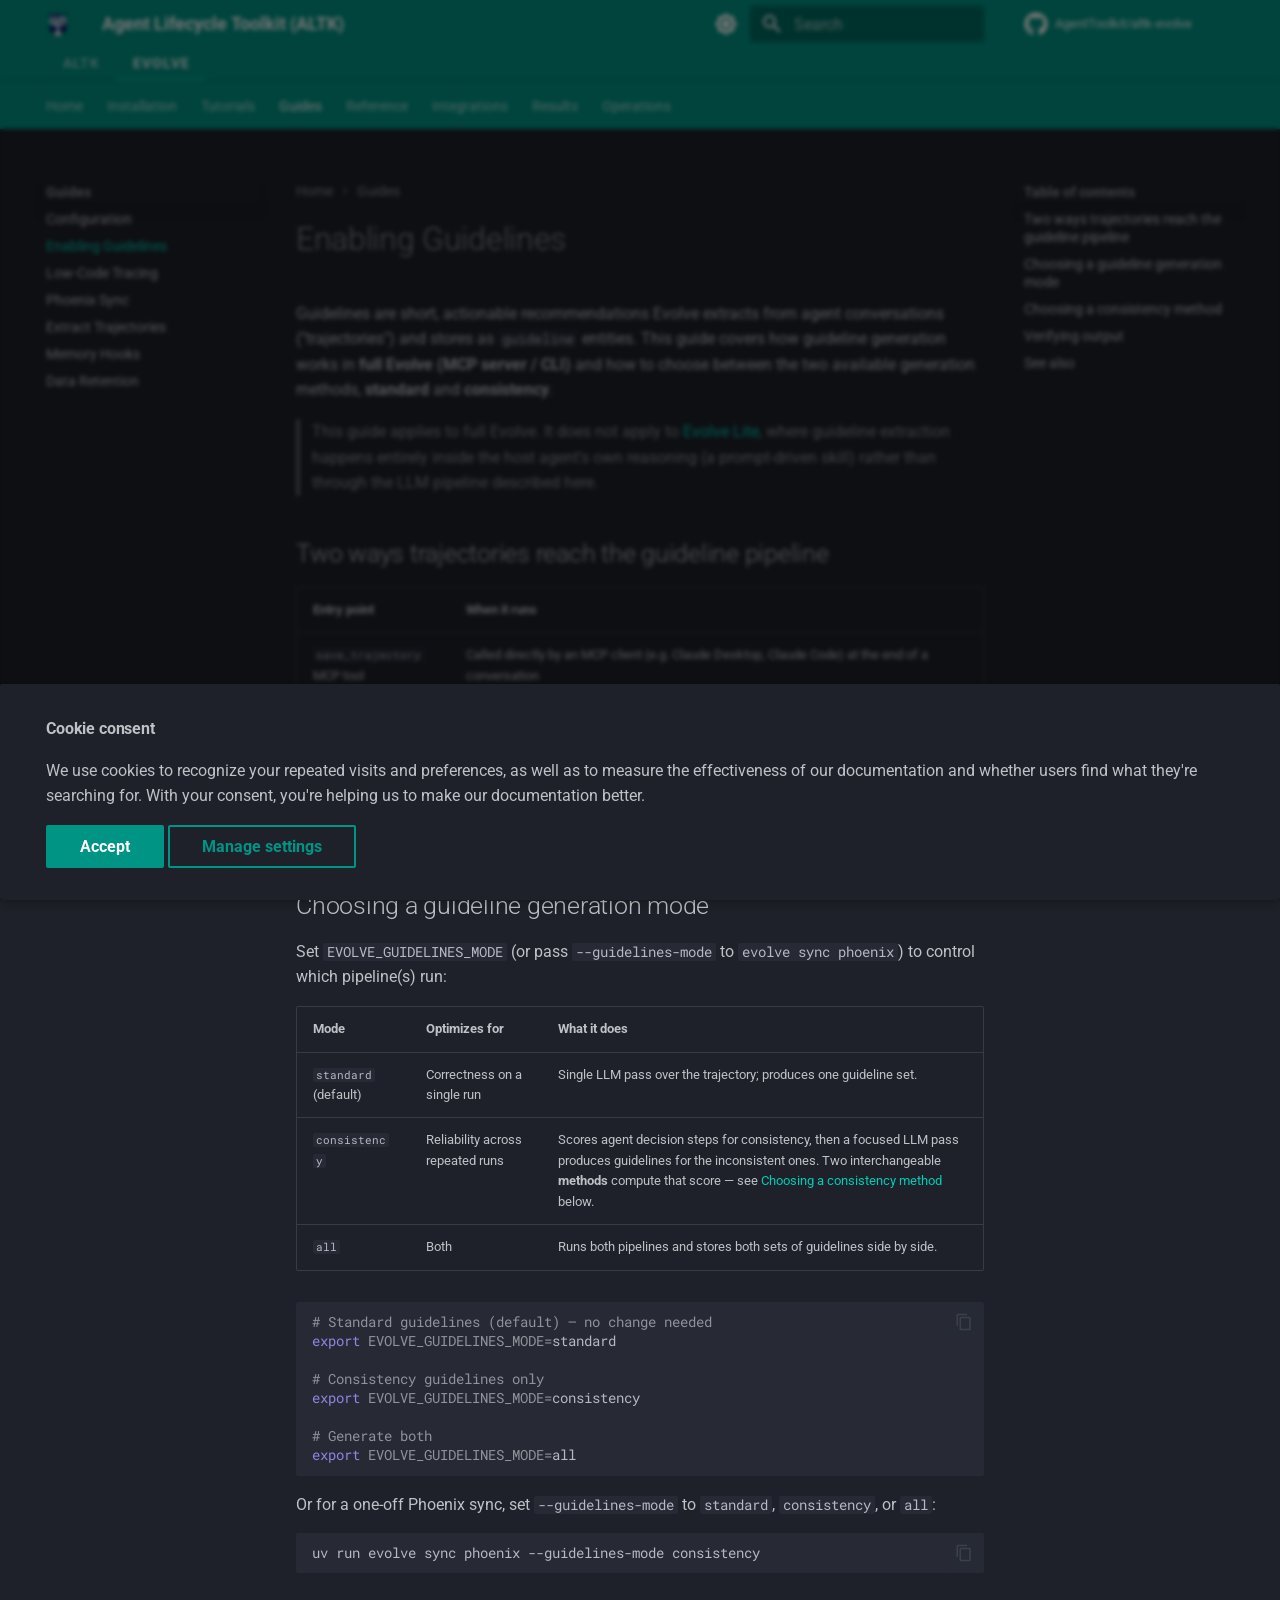
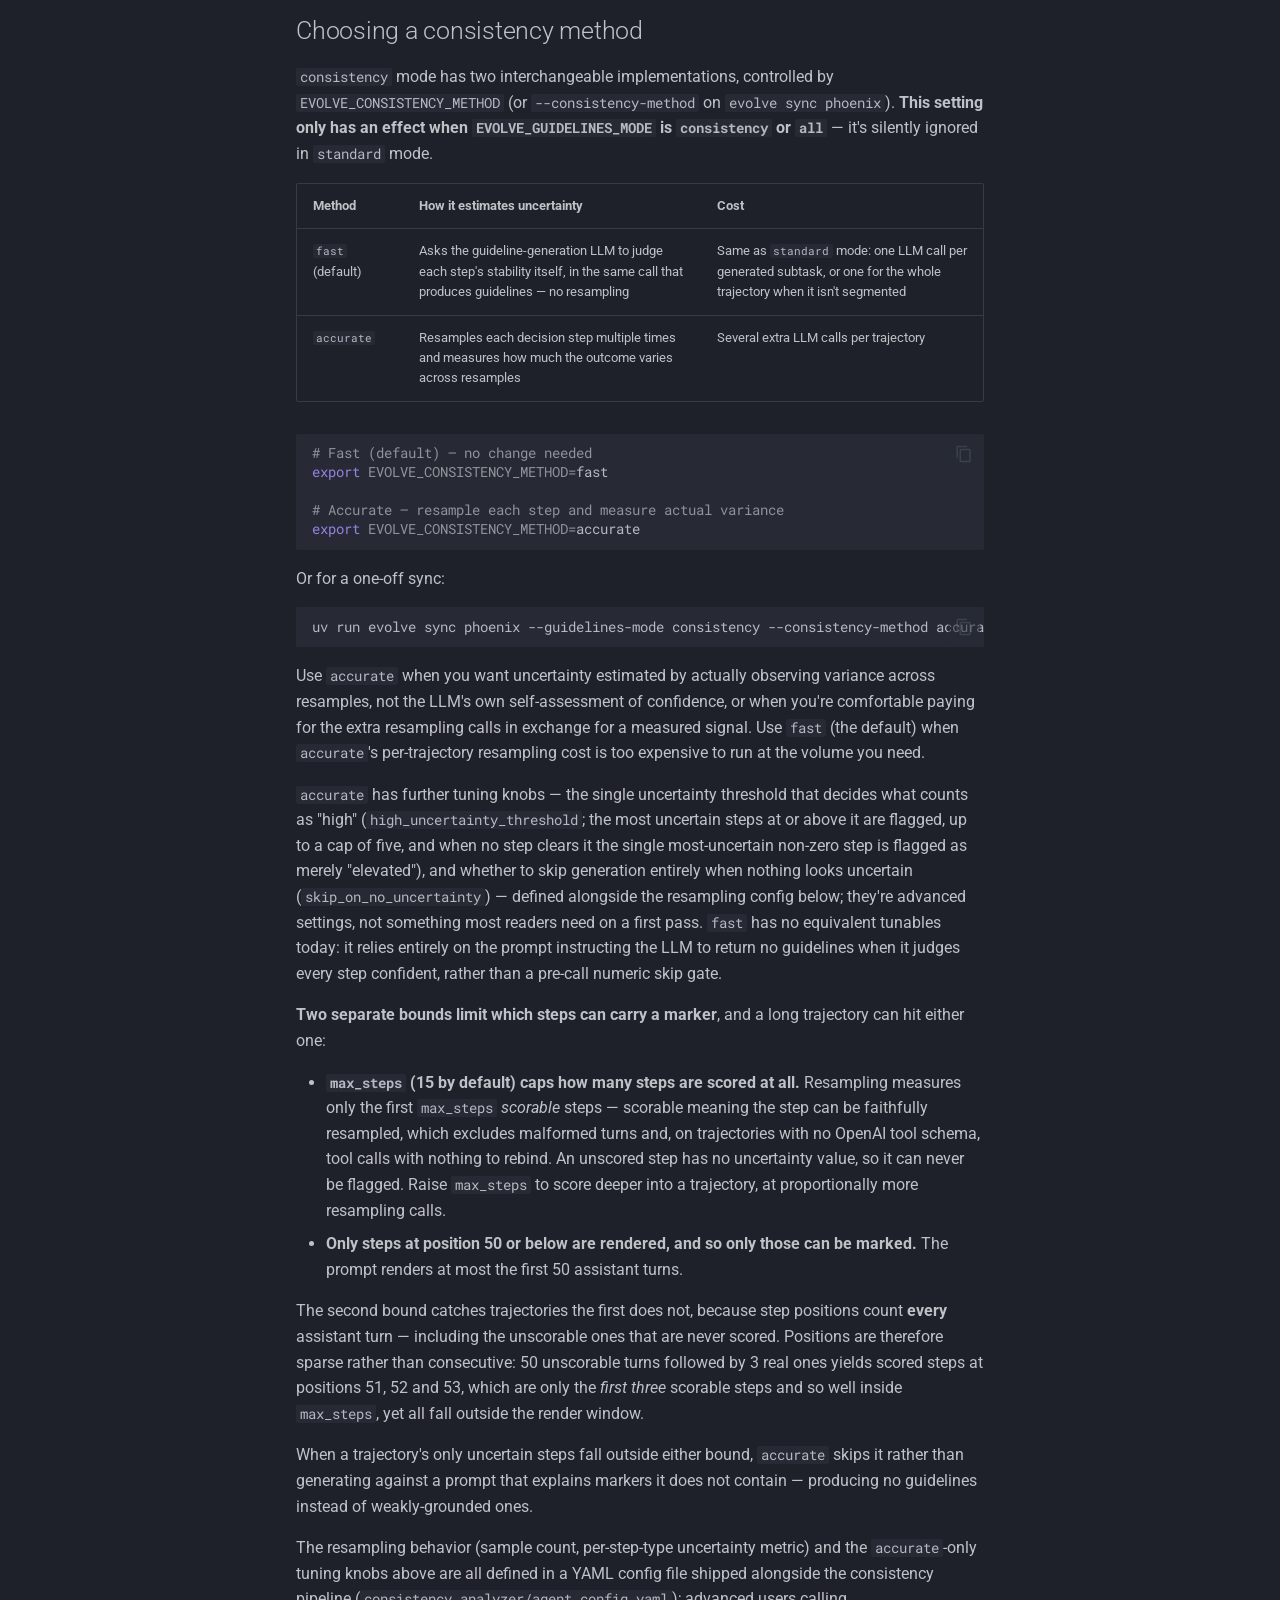
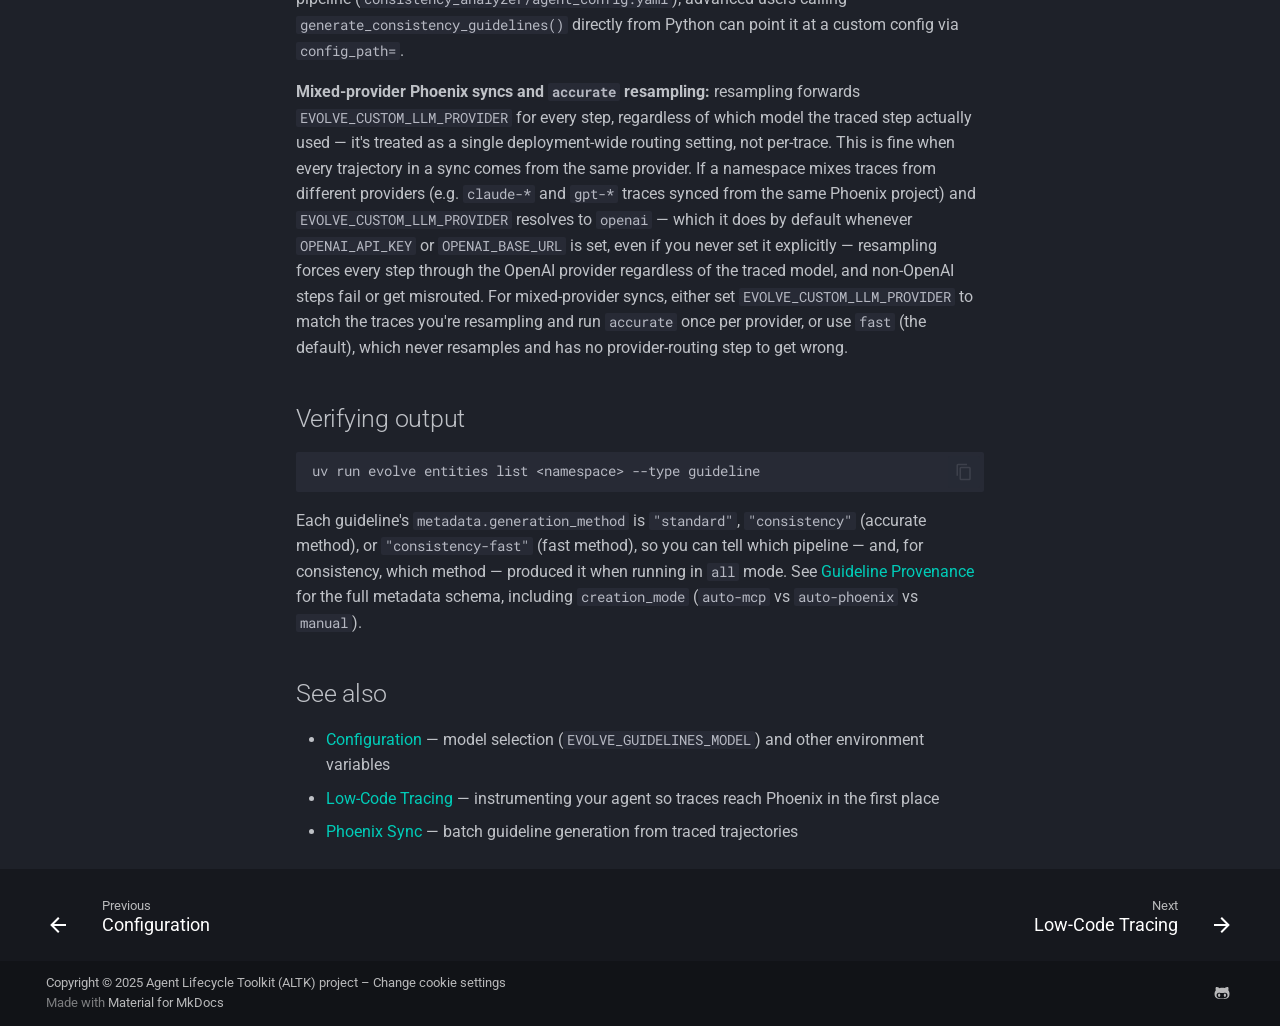
<file: guides/guidelines/index.html>
<!doctype html>
<html lang="en" class="no-js">
  <head>
    
      <meta charset="utf-8">
      <meta name="viewport" content="width=device-width,initial-scale=1">
      
        <meta name="description" content="Evolve is a component in the Agent Lifecycle Toolkit (ALTK) that gives agent builders the ability to iteratively improve their agents by learning from previous trajectories.">
      
      
      
        <link rel="canonical" href="https://agenttoolkit.github.io/evolve/guides/guidelines/">
      
      
        <link rel="prev" href="../configuration/">
      
      
        <link rel="next" href="../low-code-tracing/">
      
      
        
      
      
      <link rel="icon" href="../../assets/logo-32x32.png">
      <meta name="generator" content="mkdocs-1.6.1, mkdocs-material-9.7.6">
    
    
      
        <title>Enabling Guidelines - Agent Lifecycle Toolkit (ALTK)</title>
      
    
    

      <link rel="stylesheet" href="../../assets/stylesheets/main.484c7ddc.min.css">
      
        
        <link rel="stylesheet" href="../../assets/stylesheets/palette.ab4e12ef.min.css">
      
      


    
<style>
  github-repo-card {
    max-width: 800px;
    --ghrc-radius-lg: .1rem;
    --ghrc-border: var(--md-primary-fg-color);
    --ghrc-border-width: .1rem;
  }
</style>

    
      
    
    
      
        
        
        <link rel="preconnect" href="https://fonts.gstatic.com" crossorigin>
        <link rel="stylesheet" href="https://fonts.googleapis.com/css?family=Roboto:300,300i,400,400i,700,700i%7CRoboto+Mono:400,400i,700,700i&display=fallback">
        <style>:root{--md-text-font:"Roboto";--md-code-font:"Roboto Mono"}</style>
      
    
    
      <link rel="stylesheet" href="../../stylesheets/extra.css">
    
    <script>__md_scope=new URL("../..",location),__md_hash=e=>[...e].reduce(((e,_)=>(e<<5)-e+_.charCodeAt(0)),0),__md_get=(e,_=localStorage,t=__md_scope)=>JSON.parse(_.getItem(t.pathname+"."+e)),__md_set=(e,_,t=localStorage,a=__md_scope)=>{try{t.setItem(a.pathname+"."+e,JSON.stringify(_))}catch(e){}}</script>
    
      
  


  
  

<script id="__analytics">function __md_analytics(){function e(){dataLayer.push(arguments)}window.dataLayer=window.dataLayer||[],e("js",new Date),e("config",""),document.addEventListener("DOMContentLoaded",(function(){document.forms.search&&document.forms.search.query.addEventListener("blur",(function(){this.value&&e("event","search",{search_term:this.value})}));document$.subscribe((function(){var t=document.forms.feedback;if(void 0!==t)for(var a of t.querySelectorAll("[type=submit]"))a.addEventListener("click",(function(a){a.preventDefault();var n=document.location.pathname,d=this.getAttribute("data-md-value");e("event","feedback",{page:n,data:d}),t.firstElementChild.disabled=!0;var r=t.querySelector(".md-feedback__note [data-md-value='"+d+"']");r&&(r.hidden=!1)})),t.hidden=!1})),location$.subscribe((function(t){e("config","",{page_path:t.pathname})}))}));var t=document.createElement("script");t.async=!0,t.src="https://www.googletagmanager.com/gtag/js?id=",document.getElementById("__analytics").insertAdjacentElement("afterEnd",t)}</script>
  
    <script>if("undefined"!=typeof __md_analytics){var consent=__md_get("__consent");consent&&consent.analytics&&__md_analytics()}</script>
  

    
    
  </head>
  
  
    
    
      
    
    
    
    
    <body dir="ltr" data-md-color-scheme="slate" data-md-color-primary="teal" data-md-color-accent="teal">
  
    
    <input class="md-toggle" data-md-toggle="drawer" type="checkbox" id="__drawer" autocomplete="off">
    <input class="md-toggle" data-md-toggle="search" type="checkbox" id="__search" autocomplete="off">
    <label class="md-overlay" for="__drawer"></label>
    <div data-md-component="skip">
      
        
        <a href="#enabling-guidelines" class="md-skip">
          Skip to content
        </a>
      
    </div>
    <div data-md-component="announce">
      
    </div>
    
    
      

<header class="md-header" data-md-component="header">
  <nav class="md-header__inner md-grid" aria-label="Header">
    <a href="../.." title="Agent Lifecycle Toolkit (ALTK)" class="md-header__button md-logo" aria-label="Agent Lifecycle Toolkit (ALTK)" data-md-component="logo">
      
  <img src="../../assets/logo-512x512.png" alt="logo">

    </a>
    <label class="md-header__button md-icon" for="__drawer">
      
      <svg xmlns="http://www.w3.org/2000/svg" viewBox="0 0 24 24"><path d="M3 6h18v2H3zm0 5h18v2H3zm0 5h18v2H3z"/></svg>
    </label>
    <div class="md-header__title" data-md-component="header-title">
      <div class="md-header__ellipsis">
        <div class="md-header__topic">
          <span class="md-ellipsis">
            Agent Lifecycle Toolkit (ALTK)
          </span>
        </div>
        <div class="md-header__topic" data-md-component="header-topic">
          <span class="md-ellipsis">
            
              Enabling Guidelines
            
          </span>
        </div>
      </div>
    </div>
    
      
        <form class="md-header__option" data-md-component="palette">
  
    
    
    
    <input class="md-option" data-md-color-media="" data-md-color-scheme="slate" data-md-color-primary="teal" data-md-color-accent="teal"  aria-label="Switch to light mode"  type="radio" name="__palette" id="__palette_0">
    
      <label class="md-header__button md-icon" title="Switch to light mode" for="__palette_1" hidden>
        <svg xmlns="http://www.w3.org/2000/svg" viewBox="0 0 24 24"><path d="M12 8a4 4 0 0 0-4 4 4 4 0 0 0 4 4 4 4 0 0 0 4-4 4 4 0 0 0-4-4m0 10a6 6 0 0 1-6-6 6 6 0 0 1 6-6 6 6 0 0 1 6 6 6 6 0 0 1-6 6m8-9.31V4h-4.69L12 .69 8.69 4H4v4.69L.69 12 4 15.31V20h4.69L12 23.31 15.31 20H20v-4.69L23.31 12z"/></svg>
      </label>
    
  
    
    
    
    <input class="md-option" data-md-color-media="(prefers-color-scheme: light)" data-md-color-scheme="default" data-md-color-primary="teal" data-md-color-accent="teal"  aria-label="Switch to dark mode"  type="radio" name="__palette" id="__palette_1">
    
      <label class="md-header__button md-icon" title="Switch to dark mode" for="__palette_2" hidden>
        <svg xmlns="http://www.w3.org/2000/svg" viewBox="0 0 24 24"><path d="M12 18c-.89 0-1.74-.2-2.5-.55C11.56 16.5 13 14.42 13 12s-1.44-4.5-3.5-5.45C10.26 6.2 11.11 6 12 6a6 6 0 0 1 6 6 6 6 0 0 1-6 6m8-9.31V4h-4.69L12 .69 8.69 4H4v4.69L.69 12 4 15.31V20h4.69L12 23.31 15.31 20H20v-4.69L23.31 12z"/></svg>
      </label>
    
  
    
    
    
    <input class="md-option" data-md-color-media="(prefers-color-scheme: dark)" data-md-color-scheme="slate" data-md-color-primary="teal" data-md-color-accent="teal"  aria-label="Switch to system preference"  type="radio" name="__palette" id="__palette_2">
    
      <label class="md-header__button md-icon" title="Switch to system preference" for="__palette_0" hidden>
        <svg xmlns="http://www.w3.org/2000/svg" viewBox="0 0 24 24"><path d="m14.3 16-.7-2h-3.2l-.7 2H7.8L11 7h2l3.2 9zM20 8.69V4h-4.69L12 .69 8.69 4H4v4.69L.69 12 4 15.31V20h4.69L12 23.31 15.31 20H20v-4.69L23.31 12zm-9.15 3.96h2.3L12 9z"/></svg>
      </label>
    
  
</form>
      
    
    
      <script>var palette=__md_get("__palette");if(palette&&palette.color){if("(prefers-color-scheme)"===palette.color.media){var media=matchMedia("(prefers-color-scheme: light)"),input=document.querySelector(media.matches?"[data-md-color-media='(prefers-color-scheme: light)']":"[data-md-color-media='(prefers-color-scheme: dark)']");palette.color.media=input.getAttribute("data-md-color-media"),palette.color.scheme=input.getAttribute("data-md-color-scheme"),palette.color.primary=input.getAttribute("data-md-color-primary"),palette.color.accent=input.getAttribute("data-md-color-accent")}for(var[key,value]of Object.entries(palette.color))document.body.setAttribute("data-md-color-"+key,value)}</script>
    
    
    
      
      
        <label class="md-header__button md-icon" for="__search">
          
          <svg xmlns="http://www.w3.org/2000/svg" viewBox="0 0 24 24"><path d="M9.5 3A6.5 6.5 0 0 1 16 9.5c0 1.61-.59 3.09-1.56 4.23l.27.27h.79l5 5-1.5 1.5-5-5v-.79l-.27-.27A6.52 6.52 0 0 1 9.5 16 6.5 6.5 0 0 1 3 9.5 6.5 6.5 0 0 1 9.5 3m0 2C7 5 5 7 5 9.5S7 14 9.5 14 14 12 14 9.5 12 5 9.5 5"/></svg>
        </label>
        <div class="md-search" data-md-component="search" role="dialog">
  <label class="md-search__overlay" for="__search"></label>
  <div class="md-search__inner" role="search">
    <form class="md-search__form" name="search">
      <input type="text" class="md-search__input" name="query" aria-label="Search" placeholder="Search" autocapitalize="off" autocorrect="off" autocomplete="off" spellcheck="false" data-md-component="search-query" required>
      <label class="md-search__icon md-icon" for="__search">
        
        <svg xmlns="http://www.w3.org/2000/svg" viewBox="0 0 24 24"><path d="M9.5 3A6.5 6.5 0 0 1 16 9.5c0 1.61-.59 3.09-1.56 4.23l.27.27h.79l5 5-1.5 1.5-5-5v-.79l-.27-.27A6.52 6.52 0 0 1 9.5 16 6.5 6.5 0 0 1 3 9.5 6.5 6.5 0 0 1 9.5 3m0 2C7 5 5 7 5 9.5S7 14 9.5 14 14 12 14 9.5 12 5 9.5 5"/></svg>
        
        <svg xmlns="http://www.w3.org/2000/svg" viewBox="0 0 24 24"><path d="M20 11v2H8l5.5 5.5-1.42 1.42L4.16 12l7.92-7.92L13.5 5.5 8 11z"/></svg>
      </label>
      <nav class="md-search__options" aria-label="Search">
        
        <button type="reset" class="md-search__icon md-icon" title="Clear" aria-label="Clear" tabindex="-1">
          
          <svg xmlns="http://www.w3.org/2000/svg" viewBox="0 0 24 24"><path d="M19 6.41 17.59 5 12 10.59 6.41 5 5 6.41 10.59 12 5 17.59 6.41 19 12 13.41 17.59 19 19 17.59 13.41 12z"/></svg>
        </button>
      </nav>
      
        <div class="md-search__suggest" data-md-component="search-suggest"></div>
      
    </form>
    <div class="md-search__output">
      <div class="md-search__scrollwrap" tabindex="0" data-md-scrollfix>
        <div class="md-search-result" data-md-component="search-result">
          <div class="md-search-result__meta">
            Initializing search
          </div>
          <ol class="md-search-result__list" role="presentation"></ol>
        </div>
      </div>
    </div>
  </div>
</div>
      
    
    
      <div class="md-header__source">
        <a href="https://github.com/AgentToolkit/altk-evolve" title="Go to repository" class="md-source" data-md-component="source">
  <div class="md-source__icon md-icon">
    
    <svg xmlns="http://www.w3.org/2000/svg" viewBox="0 0 512 512"><!--! Font Awesome Free 7.1.0 by @fontawesome - https://fontawesome.com License - https://fontawesome.com/license/free (Icons: CC BY 4.0, Fonts: SIL OFL 1.1, Code: MIT License) Copyright 2025 Fonticons, Inc.--><path d="M173.9 397.4c0 2-2.3 3.6-5.2 3.6-3.3.3-5.6-1.3-5.6-3.6 0-2 2.3-3.6 5.2-3.6 3-.3 5.6 1.3 5.6 3.6m-31.1-4.5c-.7 2 1.3 4.3 4.3 4.9 2.6 1 5.6 0 6.2-2s-1.3-4.3-4.3-5.2c-2.6-.7-5.5.3-6.2 2.3m44.2-1.7c-2.9.7-4.9 2.6-4.6 4.9.3 2 2.9 3.3 5.9 2.6 2.9-.7 4.9-2.6 4.6-4.6-.3-1.9-3-3.2-5.9-2.9M252.8 8C114.1 8 8 113.3 8 252c0 110.9 69.8 205.8 169.5 239.2 12.8 2.3 17.3-5.6 17.3-12.1 0-6.2-.3-40.4-.3-61.4 0 0-70 15-84.7-29.8 0 0-11.4-29.1-27.8-36.6 0 0-22.9-15.7 1.6-15.4 0 0 24.9 2 38.6 25.8 21.9 38.6 58.6 27.5 72.9 20.9 2.3-16 8.8-27.1 16-33.7-55.9-6.2-112.3-14.3-112.3-110.5 0-27.5 7.6-41.3 23.6-58.9-2.6-6.5-11.1-33.3 2.6-67.9 20.9-6.5 69 27 69 27 20-5.6 41.5-8.5 62.8-8.5s42.8 2.9 62.8 8.5c0 0 48.1-33.6 69-27 13.7 34.7 5.2 61.4 2.6 67.9 16 17.7 25.8 31.5 25.8 58.9 0 96.5-58.9 104.2-114.8 110.5 9.2 7.9 17 22.9 17 46.4 0 33.7-.3 75.4-.3 83.6 0 6.5 4.6 14.4 17.3 12.1C436.2 457.8 504 362.9 504 252 504 113.3 391.5 8 252.8 8M105.2 352.9c-1.3 1-1 3.3.7 5.2 1.6 1.6 3.9 2.3 5.2 1 1.3-1 1-3.3-.7-5.2-1.6-1.6-3.9-2.3-5.2-1m-10.8-8.1c-.7 1.3.3 2.9 2.3 3.9 1.6 1 3.6.7 4.3-.7.7-1.3-.3-2.9-2.3-3.9-2-.6-3.6-.3-4.3.7m32.4 35.6c-1.6 1.3-1 4.3 1.3 6.2 2.3 2.3 5.2 2.6 6.5 1 1.3-1.3.7-4.3-1.3-6.2-2.2-2.3-5.2-2.6-6.5-1m-11.4-14.7c-1.6 1-1.6 3.6 0 5.9s4.3 3.3 5.6 2.3c1.6-1.3 1.6-3.9 0-6.2-1.4-2.3-4-3.3-5.6-2"/></svg>
  </div>
  <div class="md-source__repository">
    AgentToolkit/altk-evolve
  </div>
</a>
      </div>
    
  </nav>
  
</header>
    
    <div class="md-container" data-md-component="container">
      
      


<nav class="project-nav" aria-label="Project navigation">
  <div class="project-nav__inner md-grid">
    
    <a href="https://agenttoolkit.github.io/altk-main/"
       class="project-nav__item"
       target="_self" rel="noopener noreferrer"
       aria-current="false">
      
      ALTK
    </a>
    
    <a href="https://agenttoolkit.github.io/altk-evolve/"
       class="project-nav__item project-nav__item--active"
       
       aria-current="page">
      
      Evolve
    </a>
    
  </div>
</nav>


        
          
            
<nav class="md-tabs" aria-label="Tabs" data-md-component="tabs">
  <div class="md-grid">
    <ul class="md-tabs__list">
      
        
  
  
  
  
    <li class="md-tabs__item">
      <a href="../.." class="md-tabs__link">
        
  
  
    
  
  Home

      </a>
    </li>
  

      
        
  
  
  
  
    <li class="md-tabs__item">
      <a href="../../installation/" class="md-tabs__link">
        
  
  
    
  
  Installation

      </a>
    </li>
  

      
        
  
  
  
  
    
    
      <li class="md-tabs__item">
        <a href="../../tutorials/" class="md-tabs__link">
          
  
  
    
  
  Tutorials

        </a>
      </li>
    
  

      
        
  
  
  
    
  
  
    
    
      <li class="md-tabs__item md-tabs__item--active">
        <a href="../configuration/" class="md-tabs__link">
          
  
  
    
  
  Guides

        </a>
      </li>
    
  

      
        
  
  
  
  
    
    
      <li class="md-tabs__item">
        <a href="../../reference/cli/" class="md-tabs__link">
          
  
  
    
  
  Reference

        </a>
      </li>
    
  

      
        
  
  
  
  
    
    
      <li class="md-tabs__item">
        <a href="../../integrations/claude/evolve-lite/" class="md-tabs__link">
          
  
  
    
  
  Integrations

        </a>
      </li>
    
  

      
        
  
  
  
  
    
    
      <li class="md-tabs__item">
        <a href="../../results/" class="md-tabs__link">
          
  
  
    
  
  Results

        </a>
      </li>
    
  

      
        
  
  
  
  
    
    
      <li class="md-tabs__item">
        <a href="../../operations/docker-testing/" class="md-tabs__link">
          
  
  
    
  
  Operations

        </a>
      </li>
    
  

      
    </ul>
  </div>
</nav>
          
        
      

      <main class="md-main" data-md-component="main">
        <div class="md-main__inner md-grid">
          
            
              
              <div class="md-sidebar md-sidebar--primary" data-md-component="sidebar" data-md-type="navigation" >
                <div class="md-sidebar__scrollwrap">
                  <div class="md-sidebar__inner">
                    


  


<nav class="md-nav md-nav--primary md-nav--lifted" aria-label="Navigation" data-md-level="0">
  <label class="md-nav__title" for="__drawer">
    <a href="../.." title="Agent Lifecycle Toolkit (ALTK)" class="md-nav__button md-logo" aria-label="Agent Lifecycle Toolkit (ALTK)" data-md-component="logo">
      
  <img src="../../assets/logo-512x512.png" alt="logo">

    </a>
    Agent Lifecycle Toolkit (ALTK)
  </label>
  
    <div class="md-nav__source">
      <a href="https://github.com/AgentToolkit/altk-evolve" title="Go to repository" class="md-source" data-md-component="source">
  <div class="md-source__icon md-icon">
    
    <svg xmlns="http://www.w3.org/2000/svg" viewBox="0 0 512 512"><!--! Font Awesome Free 7.1.0 by @fontawesome - https://fontawesome.com License - https://fontawesome.com/license/free (Icons: CC BY 4.0, Fonts: SIL OFL 1.1, Code: MIT License) Copyright 2025 Fonticons, Inc.--><path d="M173.9 397.4c0 2-2.3 3.6-5.2 3.6-3.3.3-5.6-1.3-5.6-3.6 0-2 2.3-3.6 5.2-3.6 3-.3 5.6 1.3 5.6 3.6m-31.1-4.5c-.7 2 1.3 4.3 4.3 4.9 2.6 1 5.6 0 6.2-2s-1.3-4.3-4.3-5.2c-2.6-.7-5.5.3-6.2 2.3m44.2-1.7c-2.9.7-4.9 2.6-4.6 4.9.3 2 2.9 3.3 5.9 2.6 2.9-.7 4.9-2.6 4.6-4.6-.3-1.9-3-3.2-5.9-2.9M252.8 8C114.1 8 8 113.3 8 252c0 110.9 69.8 205.8 169.5 239.2 12.8 2.3 17.3-5.6 17.3-12.1 0-6.2-.3-40.4-.3-61.4 0 0-70 15-84.7-29.8 0 0-11.4-29.1-27.8-36.6 0 0-22.9-15.7 1.6-15.4 0 0 24.9 2 38.6 25.8 21.9 38.6 58.6 27.5 72.9 20.9 2.3-16 8.8-27.1 16-33.7-55.9-6.2-112.3-14.3-112.3-110.5 0-27.5 7.6-41.3 23.6-58.9-2.6-6.5-11.1-33.3 2.6-67.9 20.9-6.5 69 27 69 27 20-5.6 41.5-8.5 62.8-8.5s42.8 2.9 62.8 8.5c0 0 48.1-33.6 69-27 13.7 34.7 5.2 61.4 2.6 67.9 16 17.7 25.8 31.5 25.8 58.9 0 96.5-58.9 104.2-114.8 110.5 9.2 7.9 17 22.9 17 46.4 0 33.7-.3 75.4-.3 83.6 0 6.5 4.6 14.4 17.3 12.1C436.2 457.8 504 362.9 504 252 504 113.3 391.5 8 252.8 8M105.2 352.9c-1.3 1-1 3.3.7 5.2 1.6 1.6 3.9 2.3 5.2 1 1.3-1 1-3.3-.7-5.2-1.6-1.6-3.9-2.3-5.2-1m-10.8-8.1c-.7 1.3.3 2.9 2.3 3.9 1.6 1 3.6.7 4.3-.7.7-1.3-.3-2.9-2.3-3.9-2-.6-3.6-.3-4.3.7m32.4 35.6c-1.6 1.3-1 4.3 1.3 6.2 2.3 2.3 5.2 2.6 6.5 1 1.3-1.3.7-4.3-1.3-6.2-2.2-2.3-5.2-2.6-6.5-1m-11.4-14.7c-1.6 1-1.6 3.6 0 5.9s4.3 3.3 5.6 2.3c1.6-1.3 1.6-3.9 0-6.2-1.4-2.3-4-3.3-5.6-2"/></svg>
  </div>
  <div class="md-source__repository">
    AgentToolkit/altk-evolve
  </div>
</a>
    </div>
  
  <ul class="md-nav__list" data-md-scrollfix>
    
      
      
  
  
  
  
    <li class="md-nav__item">
      <a href="../.." class="md-nav__link">
        
  
  
  <span class="md-ellipsis">
    
  
    Home
  

    
  </span>
  
  

      </a>
    </li>
  

    
      
      
  
  
  
  
    <li class="md-nav__item">
      <a href="../../installation/" class="md-nav__link">
        
  
  
  <span class="md-ellipsis">
    
  
    Installation
  

    
  </span>
  
  

      </a>
    </li>
  

    
      
      
  
  
  
  
    
    
      
        
          
        
      
        
      
        
      
        
      
        
      
    
    
    
      
      
        
      
    
    
    <li class="md-nav__item md-nav__item--nested">
      
        
        
        <input class="md-nav__toggle md-toggle " type="checkbox" id="__nav_3" >
        
          
          <div class="md-nav__link md-nav__container">
            <a href="../../tutorials/" class="md-nav__link ">
              
  
  
  <span class="md-ellipsis">
    
  
    Tutorials
  

    
  </span>
  
  

            </a>
            
              
              <label class="md-nav__link " for="__nav_3" id="__nav_3_label" tabindex="0">
                <span class="md-nav__icon md-icon"></span>
              </label>
            
          </div>
        
        <nav class="md-nav" data-md-level="1" aria-labelledby="__nav_3_label" aria-expanded="false">
          <label class="md-nav__title" for="__nav_3">
            <span class="md-nav__icon md-icon"></span>
            
  
    Tutorials
  

          </label>
          <ul class="md-nav__list" data-md-scrollfix>
            
              
            
              
                
  
  
  
  
    <li class="md-nav__item">
      <a href="../../examples/hello_world/bob/" class="md-nav__link">
        
  
  
  <span class="md-ellipsis">
    
  
    Starter Example (IBM Bob)
  

    
  </span>
  
  

      </a>
    </li>
  

              
            
              
                
  
  
  
  
    <li class="md-nav__item">
      <a href="../../examples/hello_world/claude/" class="md-nav__link">
        
  
  
  <span class="md-ellipsis">
    
  
    Starter Example (Claude Code)
  

    
  </span>
  
  

      </a>
    </li>
  

              
            
              
                
  
  
  
  
    <li class="md-nav__item">
      <a href="../../examples/hello_world/codex/" class="md-nav__link">
        
  
  
  <span class="md-ellipsis">
    
  
    Starter Example (Codex)
  

    
  </span>
  
  

      </a>
    </li>
  

              
            
              
                
  
  
  
  
    <li class="md-nav__item">
      <a href="../../tutorials/guidelines-loop/" class="md-nav__link">
        
  
  
  <span class="md-ellipsis">
    
  
    Starter Example (Evolving Agent Loop)
  

    
  </span>
  
  

      </a>
    </li>
  

              
            
          </ul>
        </nav>
      
    </li>
  

    
      
      
  
  
    
  
  
  
    
    
      
        
      
        
      
        
      
        
      
        
      
        
      
        
      
    
    
    
      
        
        
      
      
        
      
    
    
    <li class="md-nav__item md-nav__item--active md-nav__item--section md-nav__item--nested">
      
        
        
        <input class="md-nav__toggle md-toggle " type="checkbox" id="__nav_4" checked>
        
          
          <label class="md-nav__link" for="__nav_4" id="__nav_4_label" tabindex="">
            
  
  
  <span class="md-ellipsis">
    
  
    Guides
  

    
  </span>
  
  

            <span class="md-nav__icon md-icon"></span>
          </label>
        
        <nav class="md-nav" data-md-level="1" aria-labelledby="__nav_4_label" aria-expanded="true">
          <label class="md-nav__title" for="__nav_4">
            <span class="md-nav__icon md-icon"></span>
            
  
    Guides
  

          </label>
          <ul class="md-nav__list" data-md-scrollfix>
            
              
                
  
  
  
  
    <li class="md-nav__item">
      <a href="../configuration/" class="md-nav__link">
        
  
  
  <span class="md-ellipsis">
    
  
    Configuration
  

    
  </span>
  
  

      </a>
    </li>
  

              
            
              
                
  
  
    
  
  
  
    <li class="md-nav__item md-nav__item--active">
      
      <input class="md-nav__toggle md-toggle" type="checkbox" id="__toc">
      
      
        
      
      
        <label class="md-nav__link md-nav__link--active" for="__toc">
          
  
  
  <span class="md-ellipsis">
    
  
    Enabling Guidelines
  

    
  </span>
  
  

          <span class="md-nav__icon md-icon"></span>
        </label>
      
      <a href="./" class="md-nav__link md-nav__link--active">
        
  
  
  <span class="md-ellipsis">
    
  
    Enabling Guidelines
  

    
  </span>
  
  

      </a>
      
        

<nav class="md-nav md-nav--secondary" aria-label="Table of contents">
  
  
  
    
  
  
    <label class="md-nav__title" for="__toc">
      <span class="md-nav__icon md-icon"></span>
      Table of contents
    </label>
    <ul class="md-nav__list" data-md-component="toc" data-md-scrollfix>
      
        <li class="md-nav__item">
  <a href="#two-ways-trajectories-reach-the-guideline-pipeline" class="md-nav__link">
    <span class="md-ellipsis">
      
        Two ways trajectories reach the guideline pipeline
      
    </span>
  </a>
  
</li>
      
        <li class="md-nav__item">
  <a href="#choosing-a-guideline-generation-mode" class="md-nav__link">
    <span class="md-ellipsis">
      
        Choosing a guideline generation mode
      
    </span>
  </a>
  
</li>
      
        <li class="md-nav__item">
  <a href="#choosing-a-consistency-method" class="md-nav__link">
    <span class="md-ellipsis">
      
        Choosing a consistency method
      
    </span>
  </a>
  
</li>
      
        <li class="md-nav__item">
  <a href="#verifying-output" class="md-nav__link">
    <span class="md-ellipsis">
      
        Verifying output
      
    </span>
  </a>
  
</li>
      
        <li class="md-nav__item">
  <a href="#see-also" class="md-nav__link">
    <span class="md-ellipsis">
      
        See also
      
    </span>
  </a>
  
</li>
      
    </ul>
  
</nav>
      
    </li>
  

              
            
              
                
  
  
  
  
    <li class="md-nav__item">
      <a href="../low-code-tracing/" class="md-nav__link">
        
  
  
  <span class="md-ellipsis">
    
  
    Low-Code Tracing
  

    
  </span>
  
  

      </a>
    </li>
  

              
            
              
                
  
  
  
  
    <li class="md-nav__item">
      <a href="../phoenix-sync/" class="md-nav__link">
        
  
  
  <span class="md-ellipsis">
    
  
    Phoenix Sync
  

    
  </span>
  
  

      </a>
    </li>
  

              
            
              
                
  
  
  
  
    <li class="md-nav__item">
      <a href="../extract-trajectories/" class="md-nav__link">
        
  
  
  <span class="md-ellipsis">
    
  
    Extract Trajectories
  

    
  </span>
  
  

      </a>
    </li>
  

              
            
              
                
  
  
  
  
    <li class="md-nav__item">
      <a href="../memory-hooks/" class="md-nav__link">
        
  
  
  <span class="md-ellipsis">
    
  
    Memory Hooks
  

    
  </span>
  
  

      </a>
    </li>
  

              
            
              
                
  
  
  
  
    <li class="md-nav__item">
      <a href="../retention/" class="md-nav__link">
        
  
  
  <span class="md-ellipsis">
    
  
    Data Retention
  

    
  </span>
  
  

      </a>
    </li>
  

              
            
          </ul>
        </nav>
      
    </li>
  

    
      
      
  
  
  
  
    
    
      
        
      
        
      
    
    
    
      
      
        
      
    
    
    <li class="md-nav__item md-nav__item--nested">
      
        
        
        <input class="md-nav__toggle md-toggle " type="checkbox" id="__nav_5" >
        
          
          <label class="md-nav__link" for="__nav_5" id="__nav_5_label" tabindex="0">
            
  
  
  <span class="md-ellipsis">
    
  
    Reference
  

    
  </span>
  
  

            <span class="md-nav__icon md-icon"></span>
          </label>
        
        <nav class="md-nav" data-md-level="1" aria-labelledby="__nav_5_label" aria-expanded="false">
          <label class="md-nav__title" for="__nav_5">
            <span class="md-nav__icon md-icon"></span>
            
  
    Reference
  

          </label>
          <ul class="md-nav__list" data-md-scrollfix>
            
              
                
  
  
  
  
    <li class="md-nav__item">
      <a href="../../reference/cli/" class="md-nav__link">
        
  
  
  <span class="md-ellipsis">
    
  
    CLI
  

    
  </span>
  
  

      </a>
    </li>
  

              
            
              
                
  
  
  
  
    <li class="md-nav__item">
      <a href="../../reference/policies/" class="md-nav__link">
        
  
  
  <span class="md-ellipsis">
    
  
    Policies
  

    
  </span>
  
  

      </a>
    </li>
  

              
            
          </ul>
        </nav>
      
    </li>
  

    
      
      
  
  
  
  
    
    
      
        
      
    
    
    
      
      
        
      
    
    
    <li class="md-nav__item md-nav__item--nested">
      
        
        
        <input class="md-nav__toggle md-toggle " type="checkbox" id="__nav_6" >
        
          
          <label class="md-nav__link" for="__nav_6" id="__nav_6_label" tabindex="0">
            
  
  
  <span class="md-ellipsis">
    
  
    Integrations
  

    
  </span>
  
  

            <span class="md-nav__icon md-icon"></span>
          </label>
        
        <nav class="md-nav" data-md-level="1" aria-labelledby="__nav_6_label" aria-expanded="false">
          <label class="md-nav__title" for="__nav_6">
            <span class="md-nav__icon md-icon"></span>
            
  
    Integrations
  

          </label>
          <ul class="md-nav__list" data-md-scrollfix>
            
              
                
  
  
  
  
    <li class="md-nav__item">
      <a href="../../integrations/claude/evolve-lite/" class="md-nav__link">
        
  
  
  <span class="md-ellipsis">
    
  
    Evolve Lite (Claude Code)
  

    
  </span>
  
  

      </a>
    </li>
  

              
            
          </ul>
        </nav>
      
    </li>
  

    
      
      
  
  
  
  
    
    
      
        
          
        
      
    
    
    
      
      
        
      
    
    
    <li class="md-nav__item md-nav__item--nested">
      
        
        
        <input class="md-nav__toggle md-toggle " type="checkbox" id="__nav_7" >
        
          
          <div class="md-nav__link md-nav__container">
            <a href="../../results/" class="md-nav__link ">
              
  
  
  <span class="md-ellipsis">
    
  
    Results
  

    
  </span>
  
  

            </a>
            
          </div>
        
        <nav class="md-nav" data-md-level="1" aria-labelledby="__nav_7_label" aria-expanded="false">
          <label class="md-nav__title" for="__nav_7">
            <span class="md-nav__icon md-icon"></span>
            
  
    Results
  

          </label>
          <ul class="md-nav__list" data-md-scrollfix>
            
              
            
          </ul>
        </nav>
      
    </li>
  

    
      
      
  
  
  
  
    
    
      
        
      
    
    
    
      
      
        
      
    
    
    <li class="md-nav__item md-nav__item--nested">
      
        
        
        <input class="md-nav__toggle md-toggle " type="checkbox" id="__nav_8" >
        
          
          <label class="md-nav__link" for="__nav_8" id="__nav_8_label" tabindex="0">
            
  
  
  <span class="md-ellipsis">
    
  
    Operations
  

    
  </span>
  
  

            <span class="md-nav__icon md-icon"></span>
          </label>
        
        <nav class="md-nav" data-md-level="1" aria-labelledby="__nav_8_label" aria-expanded="false">
          <label class="md-nav__title" for="__nav_8">
            <span class="md-nav__icon md-icon"></span>
            
  
    Operations
  

          </label>
          <ul class="md-nav__list" data-md-scrollfix>
            
              
                
  
  
  
  
    <li class="md-nav__item">
      <a href="../../operations/docker-testing/" class="md-nav__link">
        
  
  
  <span class="md-ellipsis">
    
  
    Docker Testing
  

    
  </span>
  
  

      </a>
    </li>
  

              
            
          </ul>
        </nav>
      
    </li>
  

    
  </ul>
</nav>
                  </div>
                </div>
              </div>
            
            
              
              <div class="md-sidebar md-sidebar--secondary" data-md-component="sidebar" data-md-type="toc" >
                <div class="md-sidebar__scrollwrap">
                  <div class="md-sidebar__inner">
                    

<nav class="md-nav md-nav--secondary" aria-label="Table of contents">
  
  
  
    
  
  
    <label class="md-nav__title" for="__toc">
      <span class="md-nav__icon md-icon"></span>
      Table of contents
    </label>
    <ul class="md-nav__list" data-md-component="toc" data-md-scrollfix>
      
        <li class="md-nav__item">
  <a href="#two-ways-trajectories-reach-the-guideline-pipeline" class="md-nav__link">
    <span class="md-ellipsis">
      
        Two ways trajectories reach the guideline pipeline
      
    </span>
  </a>
  
</li>
      
        <li class="md-nav__item">
  <a href="#choosing-a-guideline-generation-mode" class="md-nav__link">
    <span class="md-ellipsis">
      
        Choosing a guideline generation mode
      
    </span>
  </a>
  
</li>
      
        <li class="md-nav__item">
  <a href="#choosing-a-consistency-method" class="md-nav__link">
    <span class="md-ellipsis">
      
        Choosing a consistency method
      
    </span>
  </a>
  
</li>
      
        <li class="md-nav__item">
  <a href="#verifying-output" class="md-nav__link">
    <span class="md-ellipsis">
      
        Verifying output
      
    </span>
  </a>
  
</li>
      
        <li class="md-nav__item">
  <a href="#see-also" class="md-nav__link">
    <span class="md-ellipsis">
      
        See also
      
    </span>
  </a>
  
</li>
      
    </ul>
  
</nav>
                  </div>
                </div>
              </div>
            
          
          
            <div class="md-content" data-md-component="content">
              
                



  


  <nav class="md-path" aria-label="Navigation" >
    <ol class="md-path__list">
      
        
  
  
    <li class="md-path__item">
      <a href="../.." class="md-path__link">
        
  <span class="md-ellipsis">
    Home
  </span>

      </a>
    </li>
  

      
      
        
  
  
    
    
      <li class="md-path__item">
        <a href="../configuration/" class="md-path__link">
          
  <span class="md-ellipsis">
    Guides
  </span>

        </a>
      </li>
    
  

      
    </ol>
  </nav>

              
              <article class="md-content__inner md-typeset">
                
                  


  
  


<h1 id="enabling-guidelines">Enabling Guidelines<a class="headerlink" href="#enabling-guidelines" title="Permanent link">&para;</a></h1>
<p>Guidelines are short, actionable recommendations Evolve extracts from agent conversations ("trajectories") and stores as <code>guideline</code> entities. This guide covers how guideline generation works in <strong>full Evolve (MCP server / CLI)</strong> and how to choose between the two available generation methods, <strong>standard</strong> and <strong>consistency</strong>.</p>
<blockquote>
<p>This guide applies to full Evolve. It does not apply to <a href="../../integrations/claude/evolve-lite/">Evolve Lite</a>, where guideline extraction happens entirely inside the host agent's own reasoning (a prompt-driven skill) rather than through the LLM pipeline described here.</p>
</blockquote>
<h2 id="two-ways-trajectories-reach-the-guideline-pipeline">Two ways trajectories reach the guideline pipeline<a class="headerlink" href="#two-ways-trajectories-reach-the-guideline-pipeline" title="Permanent link">&para;</a></h2>
<table>
<thead>
<tr>
<th>Entry point</th>
<th>When it runs</th>
</tr>
</thead>
<tbody>
<tr>
<td><code>save_trajectory</code> MCP tool</td>
<td>Called directly by an MCP client (e.g. Claude Desktop, Claude Code) at the end of a conversation</td>
</tr>
<tr>
<td><code>evolve sync phoenix</code> CLI</td>
<td>Pulls previously-traced conversations out of Arize Phoenix in a batch — see <a href="../phoenix-sync/">Phoenix Sync</a>, which requires traces already flowing in via <a href="../low-code-tracing/">Low-Code Tracing</a></td>
</tr>
</tbody>
</table>
<p>Both entry points funnel into the same underlying pipeline and respect the same <code>EVOLVE_GUIDELINES_MODE</code> setting below.</p>
<h2 id="choosing-a-guideline-generation-mode">Choosing a guideline generation mode<a class="headerlink" href="#choosing-a-guideline-generation-mode" title="Permanent link">&para;</a></h2>
<p>Set <code>EVOLVE_GUIDELINES_MODE</code> (or pass <code>--guidelines-mode</code> to <code>evolve sync phoenix</code>) to control which pipeline(s) run:</p>
<table>
<thead>
<tr>
<th>Mode</th>
<th>Optimizes for</th>
<th>What it does</th>
</tr>
</thead>
<tbody>
<tr>
<td><code>standard</code> (default)</td>
<td>Correctness on a single run</td>
<td>Single LLM pass over the trajectory; produces one guideline set.</td>
</tr>
<tr>
<td><code>consistency</code></td>
<td>Reliability across repeated runs</td>
<td>Scores agent decision steps for consistency, then a focused LLM pass produces guidelines for the inconsistent ones. Two interchangeable <strong>methods</strong> compute that score — see <a href="#choosing-a-consistency-method">Choosing a consistency method</a> below.</td>
</tr>
<tr>
<td><code>all</code></td>
<td>Both</td>
<td>Runs both pipelines and stores both sets of guidelines side by side.</td>
</tr>
</tbody>
</table>
<div class="highlight"><pre><span></span><code><a id="__codelineno-0-1" name="__codelineno-0-1" href="#__codelineno-0-1"></a><span class="c1"># Standard guidelines (default) — no change needed</span>
<a id="__codelineno-0-2" name="__codelineno-0-2" href="#__codelineno-0-2"></a><span class="nb">export</span><span class="w"> </span><span class="nv">EVOLVE_GUIDELINES_MODE</span><span class="o">=</span>standard
<a id="__codelineno-0-3" name="__codelineno-0-3" href="#__codelineno-0-3"></a>
<a id="__codelineno-0-4" name="__codelineno-0-4" href="#__codelineno-0-4"></a><span class="c1"># Consistency guidelines only</span>
<a id="__codelineno-0-5" name="__codelineno-0-5" href="#__codelineno-0-5"></a><span class="nb">export</span><span class="w"> </span><span class="nv">EVOLVE_GUIDELINES_MODE</span><span class="o">=</span>consistency
<a id="__codelineno-0-6" name="__codelineno-0-6" href="#__codelineno-0-6"></a>
<a id="__codelineno-0-7" name="__codelineno-0-7" href="#__codelineno-0-7"></a><span class="c1"># Generate both</span>
<a id="__codelineno-0-8" name="__codelineno-0-8" href="#__codelineno-0-8"></a><span class="nb">export</span><span class="w"> </span><span class="nv">EVOLVE_GUIDELINES_MODE</span><span class="o">=</span>all
</code></pre></div>
<p>Or for a one-off Phoenix sync, set <code>--guidelines-mode</code> to <code>standard</code>, <code>consistency</code>, or <code>all</code>:</p>
<div class="highlight"><pre><span></span><code><a id="__codelineno-1-1" name="__codelineno-1-1" href="#__codelineno-1-1"></a>uv<span class="w"> </span>run<span class="w"> </span>evolve<span class="w"> </span>sync<span class="w"> </span>phoenix<span class="w"> </span>--guidelines-mode<span class="w"> </span>consistency
</code></pre></div>
<h2 id="choosing-a-consistency-method">Choosing a consistency method<a class="headerlink" href="#choosing-a-consistency-method" title="Permanent link">&para;</a></h2>
<p><code>consistency</code> mode has two interchangeable implementations, controlled by <code>EVOLVE_CONSISTENCY_METHOD</code> (or <code>--consistency-method</code> on <code>evolve sync phoenix</code>). <strong>This setting only has an effect when <code>EVOLVE_GUIDELINES_MODE</code> is <code>consistency</code> or <code>all</code></strong> — it's silently ignored in <code>standard</code> mode.</p>
<table>
<thead>
<tr>
<th>Method</th>
<th>How it estimates uncertainty</th>
<th>Cost</th>
</tr>
</thead>
<tbody>
<tr>
<td><code>fast</code> (default)</td>
<td>Asks the guideline-generation LLM to judge each step's stability itself, in the same call that produces guidelines — no resampling</td>
<td>Same as <code>standard</code> mode: one LLM call per generated subtask, or one for the whole trajectory when it isn't segmented</td>
</tr>
<tr>
<td><code>accurate</code></td>
<td>Resamples each decision step multiple times and measures how much the outcome varies across resamples</td>
<td>Several extra LLM calls per trajectory</td>
</tr>
</tbody>
</table>
<div class="highlight"><pre><span></span><code><a id="__codelineno-2-1" name="__codelineno-2-1" href="#__codelineno-2-1"></a><span class="c1"># Fast (default) — no change needed</span>
<a id="__codelineno-2-2" name="__codelineno-2-2" href="#__codelineno-2-2"></a><span class="nb">export</span><span class="w"> </span><span class="nv">EVOLVE_CONSISTENCY_METHOD</span><span class="o">=</span>fast
<a id="__codelineno-2-3" name="__codelineno-2-3" href="#__codelineno-2-3"></a>
<a id="__codelineno-2-4" name="__codelineno-2-4" href="#__codelineno-2-4"></a><span class="c1"># Accurate — resample each step and measure actual variance</span>
<a id="__codelineno-2-5" name="__codelineno-2-5" href="#__codelineno-2-5"></a><span class="nb">export</span><span class="w"> </span><span class="nv">EVOLVE_CONSISTENCY_METHOD</span><span class="o">=</span>accurate
</code></pre></div>
<p>Or for a one-off sync:</p>
<div class="highlight"><pre><span></span><code><a id="__codelineno-3-1" name="__codelineno-3-1" href="#__codelineno-3-1"></a>uv<span class="w"> </span>run<span class="w"> </span>evolve<span class="w"> </span>sync<span class="w"> </span>phoenix<span class="w"> </span>--guidelines-mode<span class="w"> </span>consistency<span class="w"> </span>--consistency-method<span class="w"> </span>accurate
</code></pre></div>
<p>Use <code>accurate</code> when you want uncertainty estimated by actually observing variance across resamples, not the LLM's own self-assessment of confidence, or when you're comfortable paying for the extra resampling calls in exchange for a measured signal. Use <code>fast</code> (the default) when <code>accurate</code>'s per-trajectory resampling cost is too expensive to run at the volume you need.</p>
<p><code>accurate</code> has further tuning knobs — the single uncertainty threshold that decides what counts as "high" (<code>high_uncertainty_threshold</code>; the most uncertain steps at or above it are flagged, up to a cap of five, and when no step clears it the single most-uncertain non-zero step is flagged as merely "elevated"), and whether to skip generation entirely when nothing looks uncertain (<code>skip_on_no_uncertainty</code>) — defined alongside the resampling config below; they're advanced settings, not something most readers need on a first pass. <code>fast</code> has no equivalent tunables today: it relies entirely on the prompt instructing the LLM to return no guidelines when it judges every step confident, rather than a pre-call numeric skip gate.</p>
<p><strong>Two separate bounds limit which steps can carry a marker</strong>, and a long trajectory can hit either one:</p>
<ul>
<li><strong><code>max_steps</code> (15 by default) caps how many steps are scored at all.</strong> Resampling measures only the first <code>max_steps</code> <em>scorable</em> steps — scorable meaning the step can be faithfully resampled, which excludes malformed turns and, on trajectories with no OpenAI tool schema, tool calls with nothing to rebind. An unscored step has no uncertainty value, so it can never be flagged. Raise <code>max_steps</code> to score deeper into a trajectory, at proportionally more resampling calls.</li>
<li><strong>Only steps at position 50 or below are rendered, and so only those can be marked.</strong> The prompt renders at most the first 50 assistant turns.</li>
</ul>
<p>The second bound catches trajectories the first does not, because step positions count <strong>every</strong> assistant turn — including the unscorable ones that are never scored. Positions are therefore sparse rather than consecutive: 50 unscorable turns followed by 3 real ones yields scored steps at positions 51, 52 and 53, which are only the <em>first three</em> scorable steps and so well inside <code>max_steps</code>, yet all fall outside the render window.</p>
<p>When a trajectory's only uncertain steps fall outside either bound, <code>accurate</code> skips it rather than generating against a prompt that explains markers it does not contain — producing no guidelines instead of weakly-grounded ones.</p>
<p>The resampling behavior (sample count, per-step-type uncertainty metric) and the <code>accurate</code>-only tuning knobs above are all defined in a YAML config file shipped alongside the consistency pipeline (<code>consistency_analyzer/agent_config.yaml</code>); advanced users calling <code>generate_consistency_guidelines()</code> directly from Python can point it at a custom config via <code>config_path=</code>.</p>
<p><strong>Mixed-provider Phoenix syncs and <code>accurate</code> resampling:</strong> resampling forwards <code>EVOLVE_CUSTOM_LLM_PROVIDER</code> for every step, regardless of which model the traced step actually used — it's treated as a single deployment-wide routing setting, not per-trace. This is fine when every trajectory in a sync comes from the same provider. If a namespace mixes traces from different providers (e.g. <code>claude-*</code> and <code>gpt-*</code> traces synced from the same Phoenix project) and <code>EVOLVE_CUSTOM_LLM_PROVIDER</code> resolves to <code>openai</code> — which it does by default whenever <code>OPENAI_API_KEY</code> or <code>OPENAI_BASE_URL</code> is set, even if you never set it explicitly — resampling forces every step through the OpenAI provider regardless of the traced model, and non-OpenAI steps fail or get misrouted. For mixed-provider syncs, either set <code>EVOLVE_CUSTOM_LLM_PROVIDER</code> to match the traces you're resampling and run <code>accurate</code> once per provider, or use <code>fast</code> (the default), which never resamples and has no provider-routing step to get wrong.</p>
<h2 id="verifying-output">Verifying output<a class="headerlink" href="#verifying-output" title="Permanent link">&para;</a></h2>
<div class="highlight"><pre><span></span><code><a id="__codelineno-4-1" name="__codelineno-4-1" href="#__codelineno-4-1"></a>uv<span class="w"> </span>run<span class="w"> </span>evolve<span class="w"> </span>entities<span class="w"> </span>list<span class="w"> </span>&lt;namespace&gt;<span class="w"> </span>--type<span class="w"> </span>guideline
</code></pre></div>
<p>Each guideline's <code>metadata.generation_method</code> is <code>"standard"</code>, <code>"consistency"</code> (accurate method), or <code>"consistency-fast"</code> (fast method), so you can tell which pipeline — and, for consistency, which method — produced it when running in <code>all</code> mode. See <a href="../low-code-tracing/#6-understanding-guideline-provenance-metadata">Guideline Provenance</a> for the full metadata schema, including <code>creation_mode</code> (<code>auto-mcp</code> vs <code>auto-phoenix</code> vs <code>manual</code>).</p>
<h2 id="see-also">See also<a class="headerlink" href="#see-also" title="Permanent link">&para;</a></h2>
<ul>
<li><a href="../configuration/">Configuration</a> — model selection (<code>EVOLVE_GUIDELINES_MODEL</code>) and other environment variables</li>
<li><a href="../low-code-tracing/">Low-Code Tracing</a> — instrumenting your agent so traces reach Phoenix in the first place</li>
<li><a href="../phoenix-sync/">Phoenix Sync</a> — batch guideline generation from traced trajectories</li>
</ul>









  




                
              </article>
            </div>
          
          
  <script>var tabs=__md_get("__tabs");if(Array.isArray(tabs))e:for(var set of document.querySelectorAll(".tabbed-set")){var labels=set.querySelector(".tabbed-labels");for(var tab of tabs)for(var label of labels.getElementsByTagName("label"))if(label.innerText.trim()===tab){var input=document.getElementById(label.htmlFor);input.checked=!0;continue e}}</script>

<script>var target=document.getElementById(location.hash.slice(1));target&&target.name&&(target.checked=target.name.startsWith("__tabbed_"))</script>
        </div>
        
          <button type="button" class="md-top md-icon" data-md-component="top" hidden>
  
  <svg xmlns="http://www.w3.org/2000/svg" viewBox="0 0 24 24"><path d="M13 20h-2V8l-5.5 5.5-1.42-1.42L12 4.16l7.92 7.92-1.42 1.42L13 8z"/></svg>
  Back to top
</button>
        
      </main>
      
        <footer class="md-footer">
  
    
      
      <nav class="md-footer__inner md-grid" aria-label="Footer" >
        
          
          <a href="../configuration/" class="md-footer__link md-footer__link--prev" aria-label="Previous: Configuration">
            <div class="md-footer__button md-icon">
              
              <svg xmlns="http://www.w3.org/2000/svg" viewBox="0 0 24 24"><path d="M20 11v2H8l5.5 5.5-1.42 1.42L4.16 12l7.92-7.92L13.5 5.5 8 11z"/></svg>
            </div>
            <div class="md-footer__title">
              <span class="md-footer__direction">
                Previous
              </span>
              <div class="md-ellipsis">
                Configuration
              </div>
            </div>
          </a>
        
        
          
          <a href="../low-code-tracing/" class="md-footer__link md-footer__link--next" aria-label="Next: Low-Code Tracing">
            <div class="md-footer__title">
              <span class="md-footer__direction">
                Next
              </span>
              <div class="md-ellipsis">
                Low-Code Tracing
              </div>
            </div>
            <div class="md-footer__button md-icon">
              
              <svg xmlns="http://www.w3.org/2000/svg" viewBox="0 0 24 24"><path d="M4 11v2h12l-5.5 5.5 1.42 1.42L19.84 12l-7.92-7.92L10.5 5.5 16 11z"/></svg>
            </div>
          </a>
        
      </nav>
    
  
  <div class="md-footer-meta md-typeset">
    <div class="md-footer-meta__inner md-grid">
      <div class="md-copyright">
  
    <div class="md-copyright__highlight">
      Copyright &copy; 2025 Agent Lifecycle Toolkit (ALTK) project – <a href="#__consent">Change cookie settings</a>

    </div>
  
  
    Made with
    <a href="https://squidfunk.github.io/mkdocs-material/" target="_blank" rel="noopener">
      Material for MkDocs
    </a>
  
</div>
      
        
<div class="md-social">
  
    
    
    
    
      
      
    
    <a href="https://github.com/AgentToolkit/altk-evolve" target="_blank" rel="noopener" title="github.com" class="md-social__link">
      <svg xmlns="http://www.w3.org/2000/svg" viewBox="0 0 512 512"><!--! Font Awesome Free 7.1.0 by @fontawesome - https://fontawesome.com License - https://fontawesome.com/license/free (Icons: CC BY 4.0, Fonts: SIL OFL 1.1, Code: MIT License) Copyright 2025 Fonticons, Inc.--><path d="M202.1 328.7c0 20.9-10.9 55.1-36.7 55.1s-36.7-34.2-36.7-55.1 10.9-55.1 36.7-55.1 36.7 34.2 36.7 55.1M496 278.2c0 31.9-3.2 65.7-17.5 95-37.9 76.6-142.1 74.8-216.7 74.8-75.8 0-186.2 2.7-225.6-74.8-14.6-29-20.2-63.1-20.2-95 0-41.9 13.9-81.5 41.5-113.6-5.2-15.8-7.7-32.4-7.7-48.8 0-21.5 4.9-32.3 14.6-51.8 45.3 0 74.3 9 108.8 36 29-6.9 58.8-10 88.7-10 27 0 54.2 2.9 80.4 9.2 34-26.7 63-35.2 107.8-35.2 9.8 19.5 14.6 30.3 14.6 51.8 0 16.4-2.6 32.7-7.7 48.2 27.5 32.4 39 72.3 39 114.2m-64.3 50.5c0-43.9-26.7-82.6-73.5-82.6-18.9 0-37 3.4-56 6-14.9 2.3-29.8 3.2-45.1 3.2-15.2 0-30.1-.9-45.1-3.2-18.7-2.6-37-6-56-6-46.8 0-73.5 38.7-73.5 82.6 0 87.8 80.4 101.3 150.4 101.3h48.2c70.3 0 150.6-13.4 150.6-101.3m-82.6-55.1c-25.8 0-36.7 34.2-36.7 55.1s10.9 55.1 36.7 55.1 36.7-34.2 36.7-55.1-10.9-55.1-36.7-55.1"/></svg>
    </a>
  
</div>
      
    </div>
  </div>
</footer>
      
    </div>
    <div class="md-dialog" data-md-component="dialog">
      <div class="md-dialog__inner md-typeset"></div>
    </div>
    
      <div class="md-progress" data-md-component="progress" role="progressbar"></div>
    
    
      <div class="md-consent" data-md-component="consent" id="__consent" hidden>
        <div class="md-consent__overlay"></div>
        <aside class="md-consent__inner">
          <form class="md-consent__form md-grid md-typeset" name="consent">
            


  


<h4>Cookie consent</h4>
<p>We use cookies to recognize your repeated visits and preferences, as well as to measure the effectiveness of our documentation and whether users find what they're searching for. With your consent, you're helping us to make our documentation better.</p>
<input class="md-toggle" type="checkbox" id="__settings" >
<div class="md-consent__settings">
  <ul class="task-list">
    
    
      
        
  
  
    
    
  
  <li class="task-list-item">
    <label class="task-list-control">
      <input type="checkbox" name="analytics" checked>
      <span class="task-list-indicator"></span>
      Google Analytics
    </label>
  </li>

      
    
    
      
        
  
  
    
    
  
  <li class="task-list-item">
    <label class="task-list-control">
      <input type="checkbox" name="github" checked>
      <span class="task-list-indicator"></span>
      GitHub
    </label>
  </li>

      
    
    
  </ul>
</div>
<div class="md-consent__controls">
  
    
      <button class="md-button md-button--primary">Accept</button>
    
    
    
  
    
    
    
      <label class="md-button" for="__settings">Manage settings</label>
    
  
</div>
          </form>
        </aside>
      </div>
      <script>var consent=__md_get("__consent");if(consent)for(var input of document.forms.consent.elements)input.name&&(input.checked=consent[input.name]||!1);else"file:"!==location.protocol&&setTimeout((function(){document.querySelector("[data-md-component=consent]").hidden=!1}),250);var form=document.forms.consent;for(var action of["submit","reset"])form.addEventListener(action,(function(e){if(e.preventDefault(),"reset"===e.type)for(var n of document.forms.consent.elements)n.name&&(n.checked=!1);__md_set("__consent",Object.fromEntries(Array.from(new FormData(form).keys()).map((function(e){return[e,!0]})))),location.hash="",location.reload()}))</script>
    
    
      
      
      <script id="__config" type="application/json">{"annotate": null, "base": "../..", "features": ["content.tabs.link", "content.code.annotate", "content.code.copy", "content.tooltips", "announce.dismiss", "navigation.footer", "navigation.tabs", "navigation.indexes", "navigation.instant", "navigation.instant.prefetch", "navigation.instant.progress", "navigation.path", "navigation.sections", "navigation.top", "navigation.tracking", "search.suggest", "toc.follow"], "search": "../../assets/javascripts/workers/search.2c215733.min.js", "tags": null, "translations": {"clipboard.copied": "Copied to clipboard", "clipboard.copy": "Copy to clipboard", "search.result.more.one": "1 more on this page", "search.result.more.other": "# more on this page", "search.result.none": "No matching documents", "search.result.one": "1 matching document", "search.result.other": "# matching documents", "search.result.placeholder": "Type to start searching", "search.result.term.missing": "Missing", "select.version": "Select version"}, "version": null}</script>
    
    

      <script src="../../assets/javascripts/bundle.79ae519e.min.js"></script>
      
    
<script src="../../components/github-repo-card.js"></script>
<script>
  (function () {
    function syncTheme() {
      const scheme = document.body.getAttribute("data-md-color-scheme");
      const theme = scheme === "slate" ? "dark" : "light";
      document.querySelectorAll("github-repo-card").forEach(function (card) {
        card.setAttribute("theme", theme);
      });
    }

    // Set on initial load
    syncTheme();

    // Re-sync whenever MkDocs changes the color scheme (palette toggle)
    new MutationObserver(syncTheme).observe(document.body, {
      attributes: true,
      attributeFilter: ["data-md-color-scheme"],
    });
  })();
</script>

  </body>
</html>
</file>
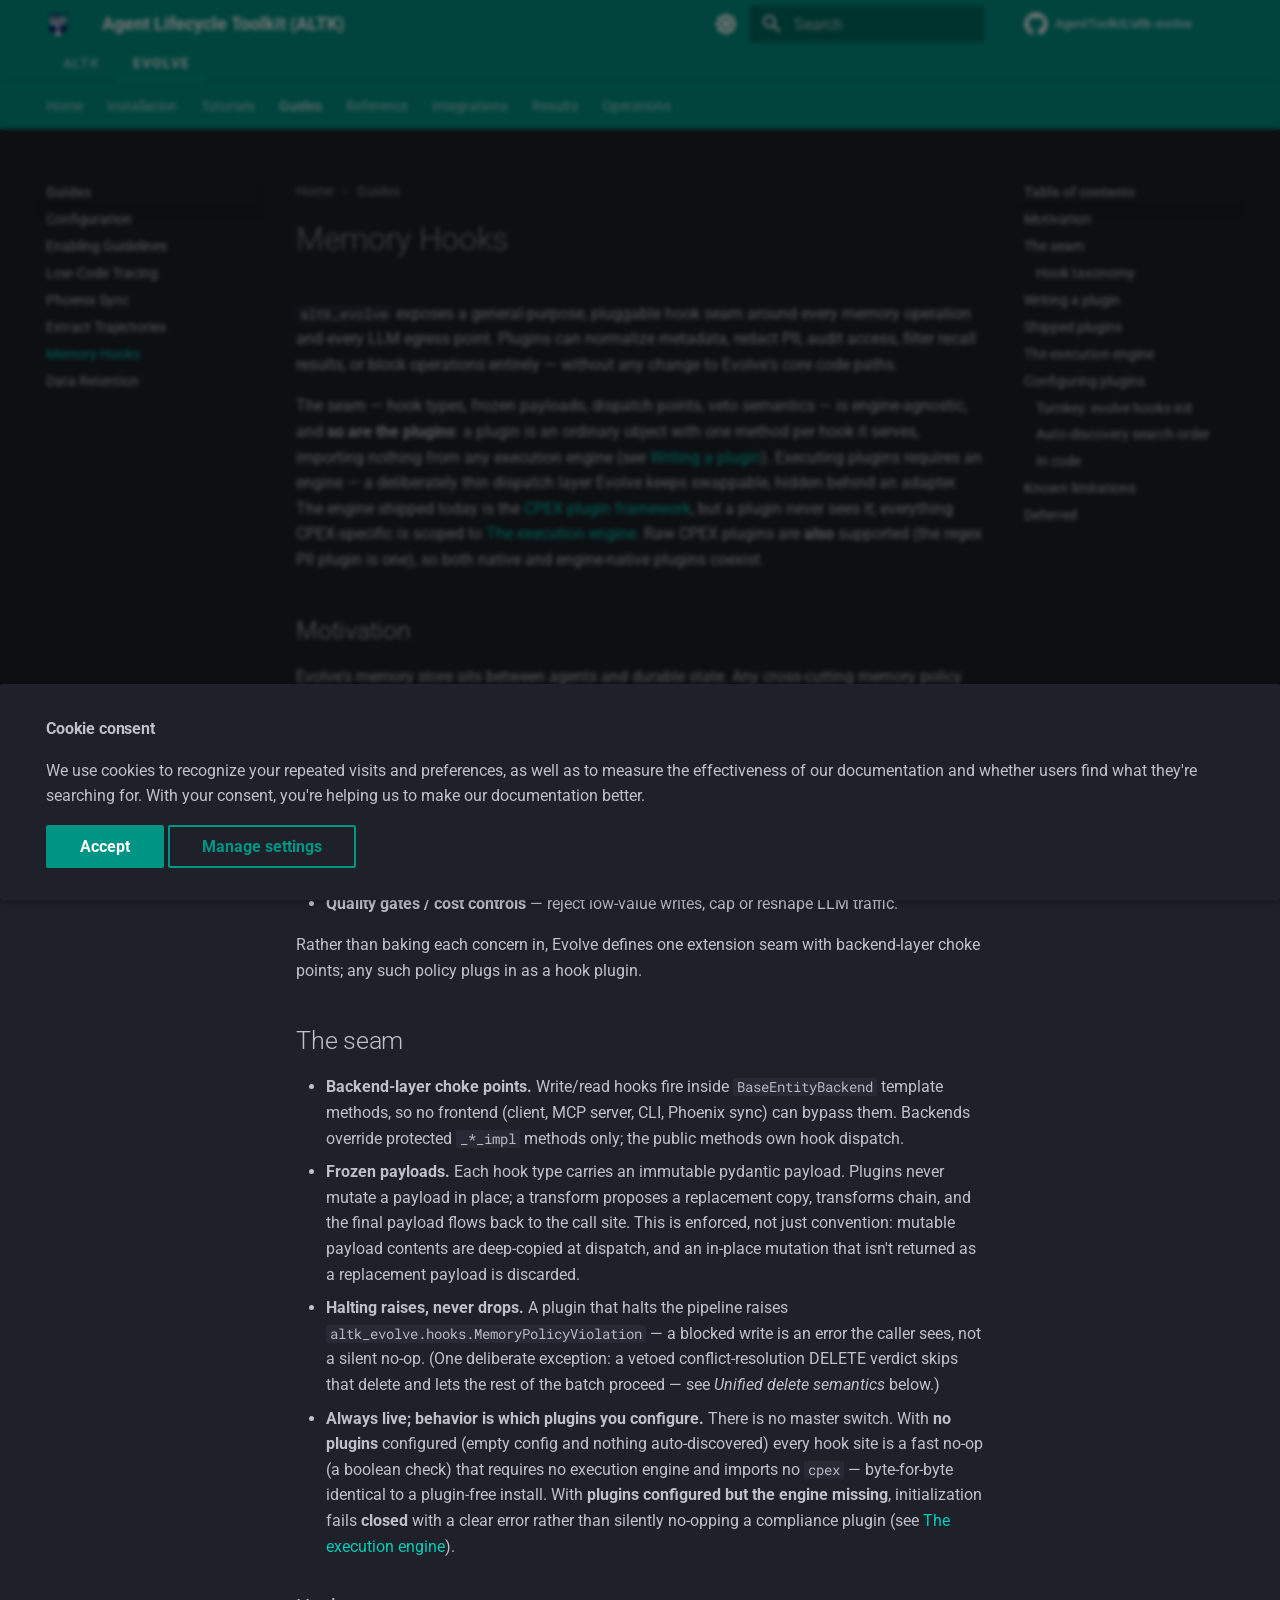
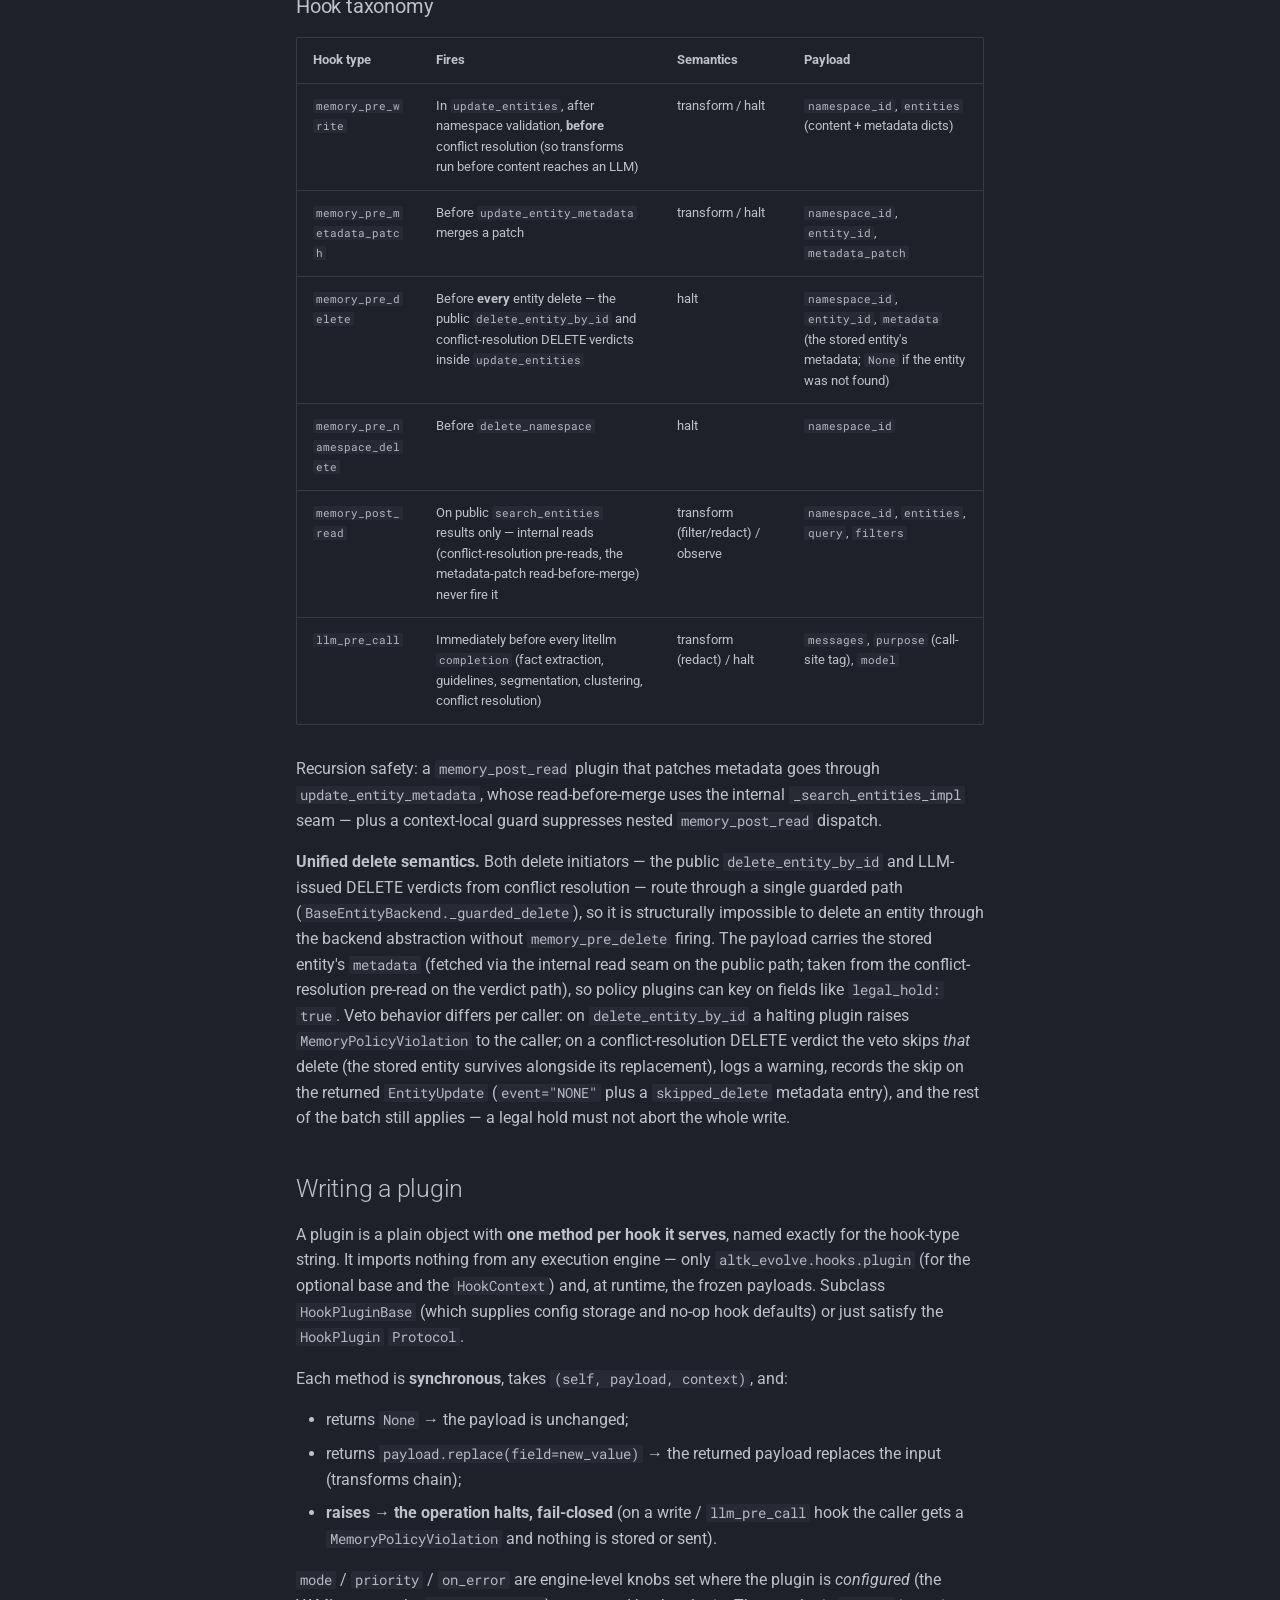
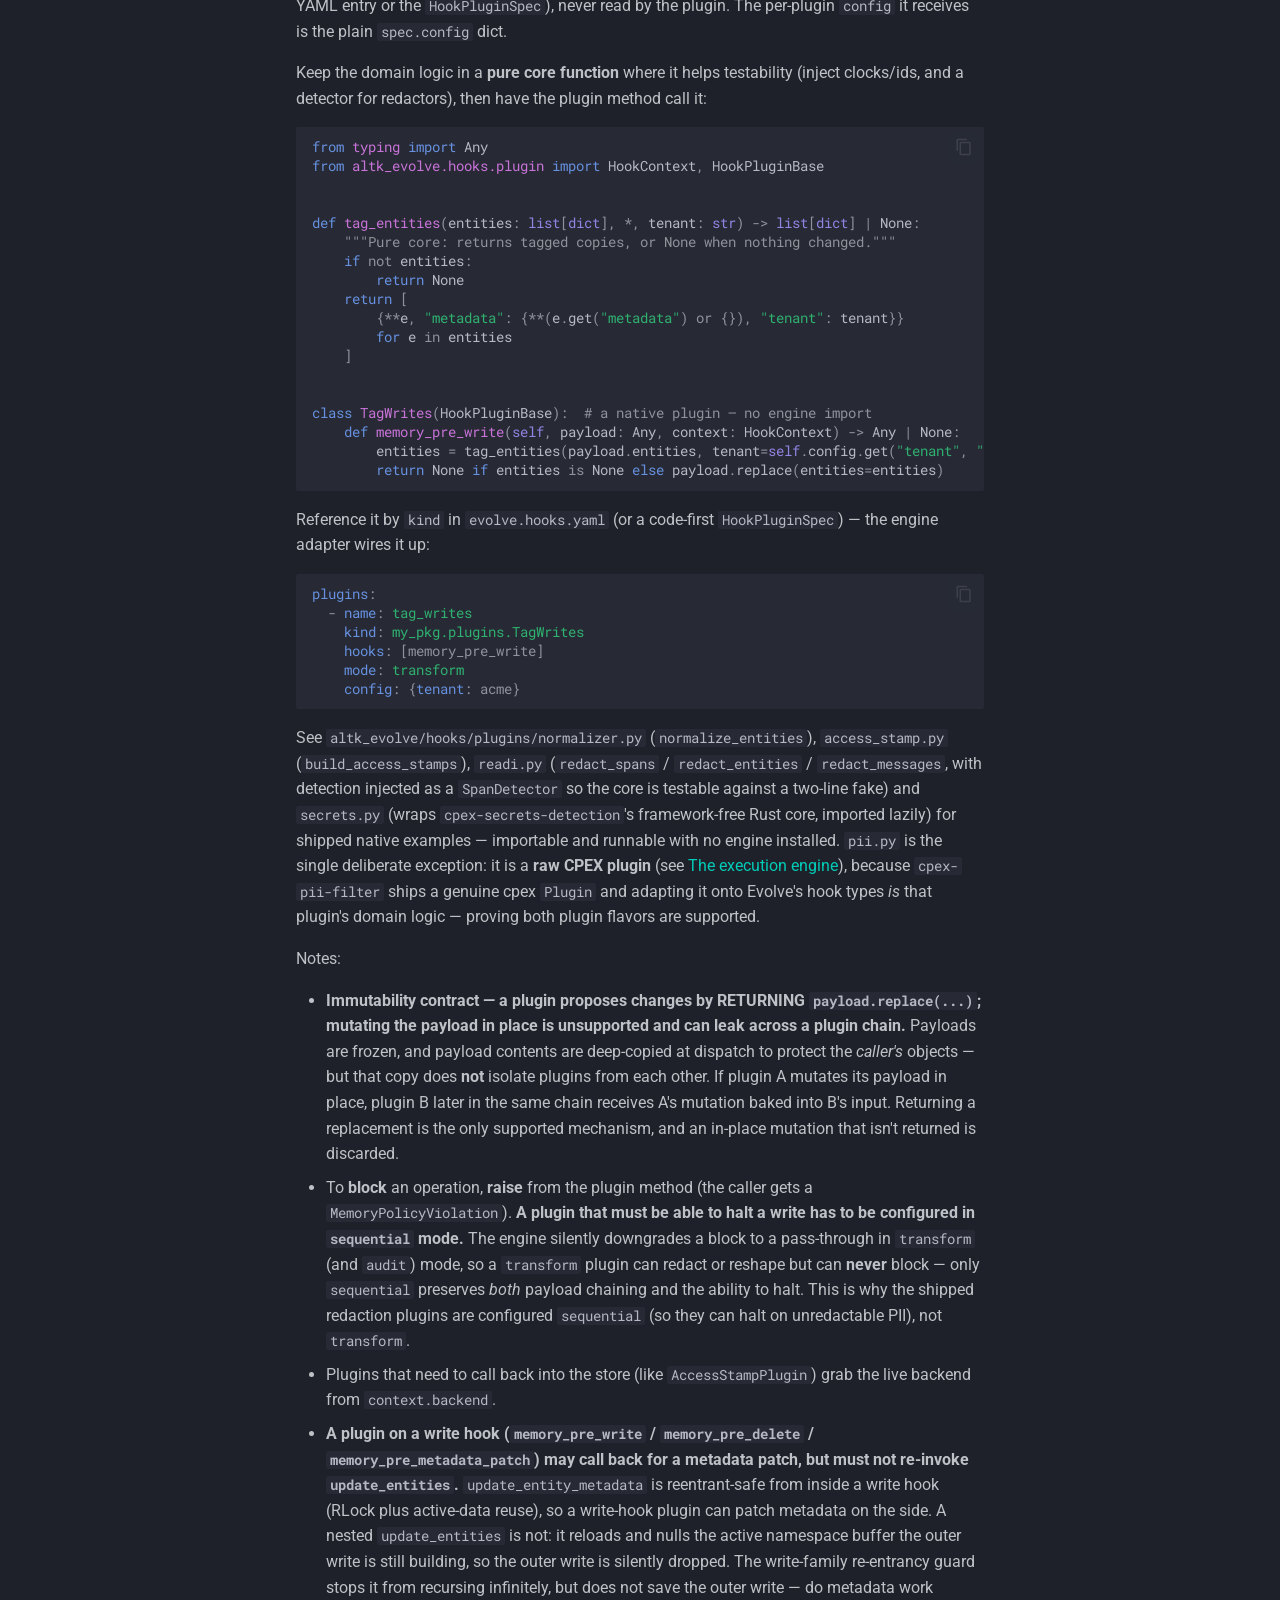
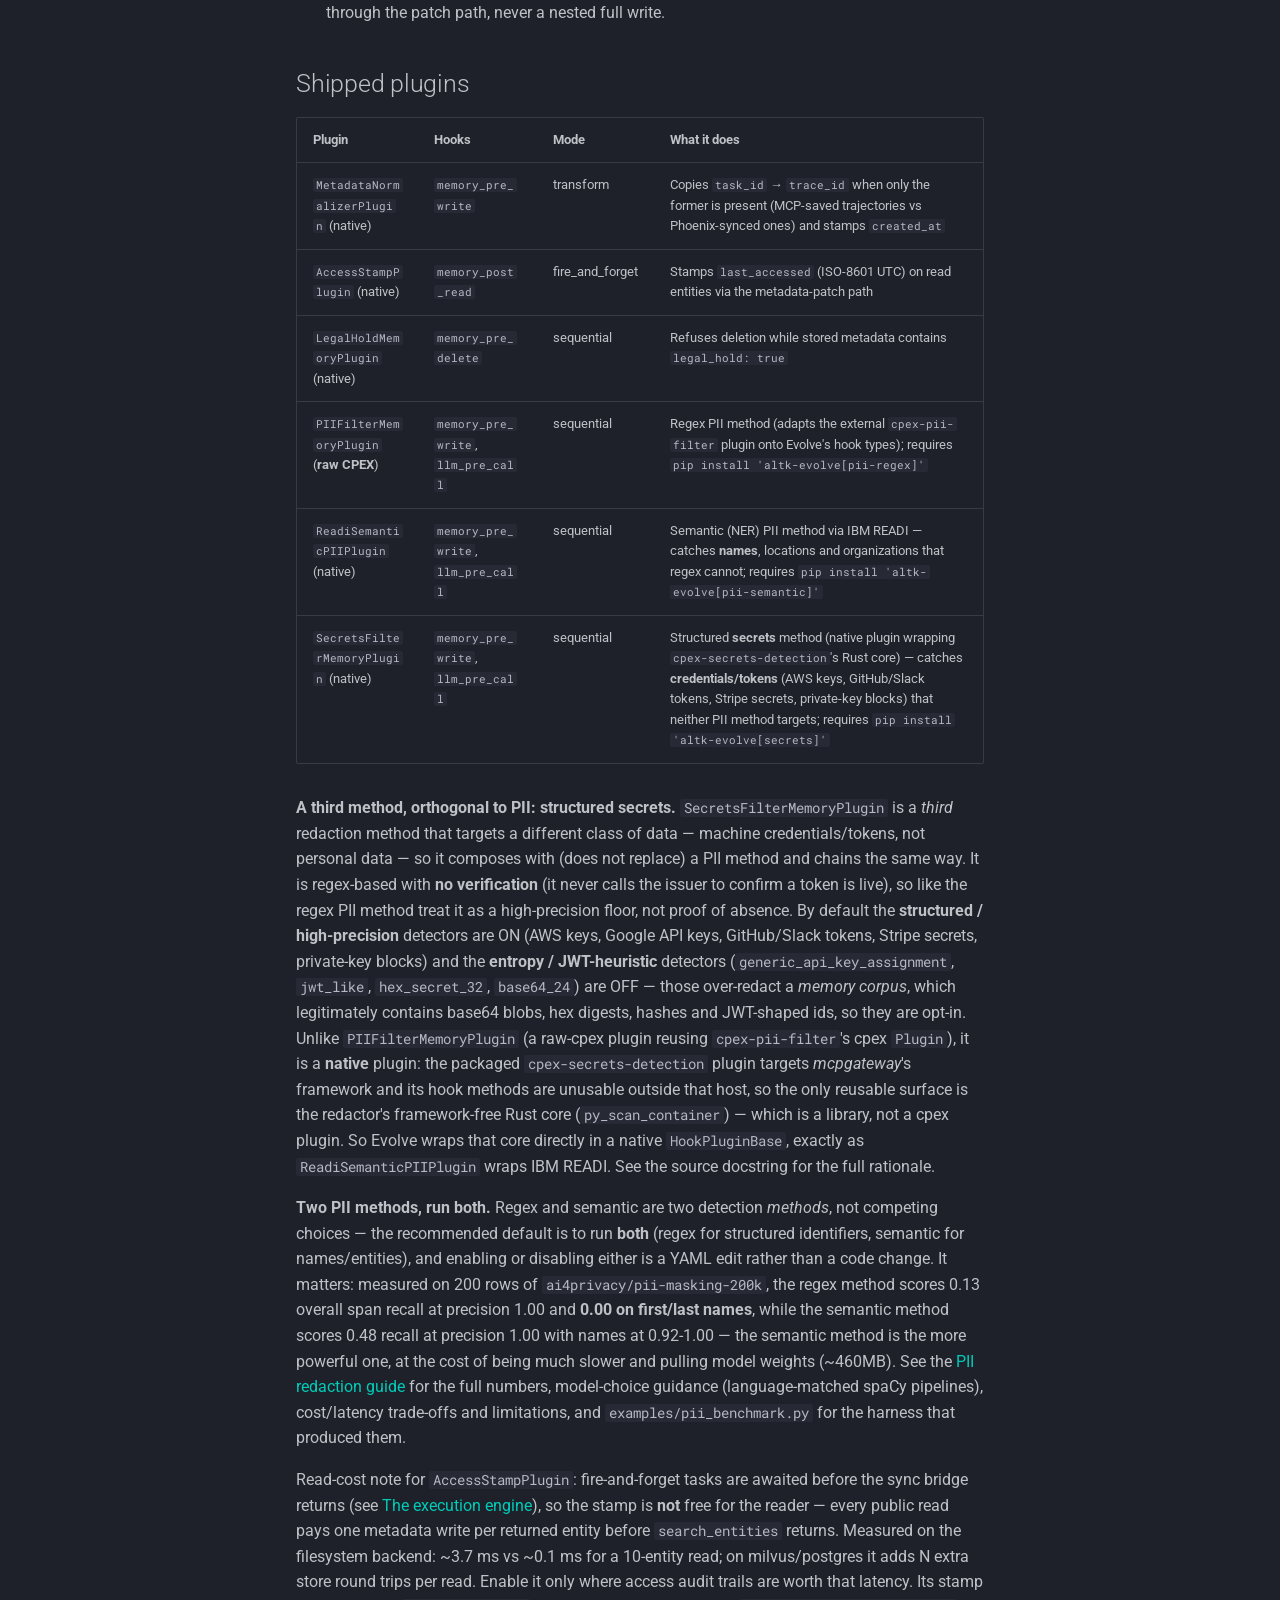
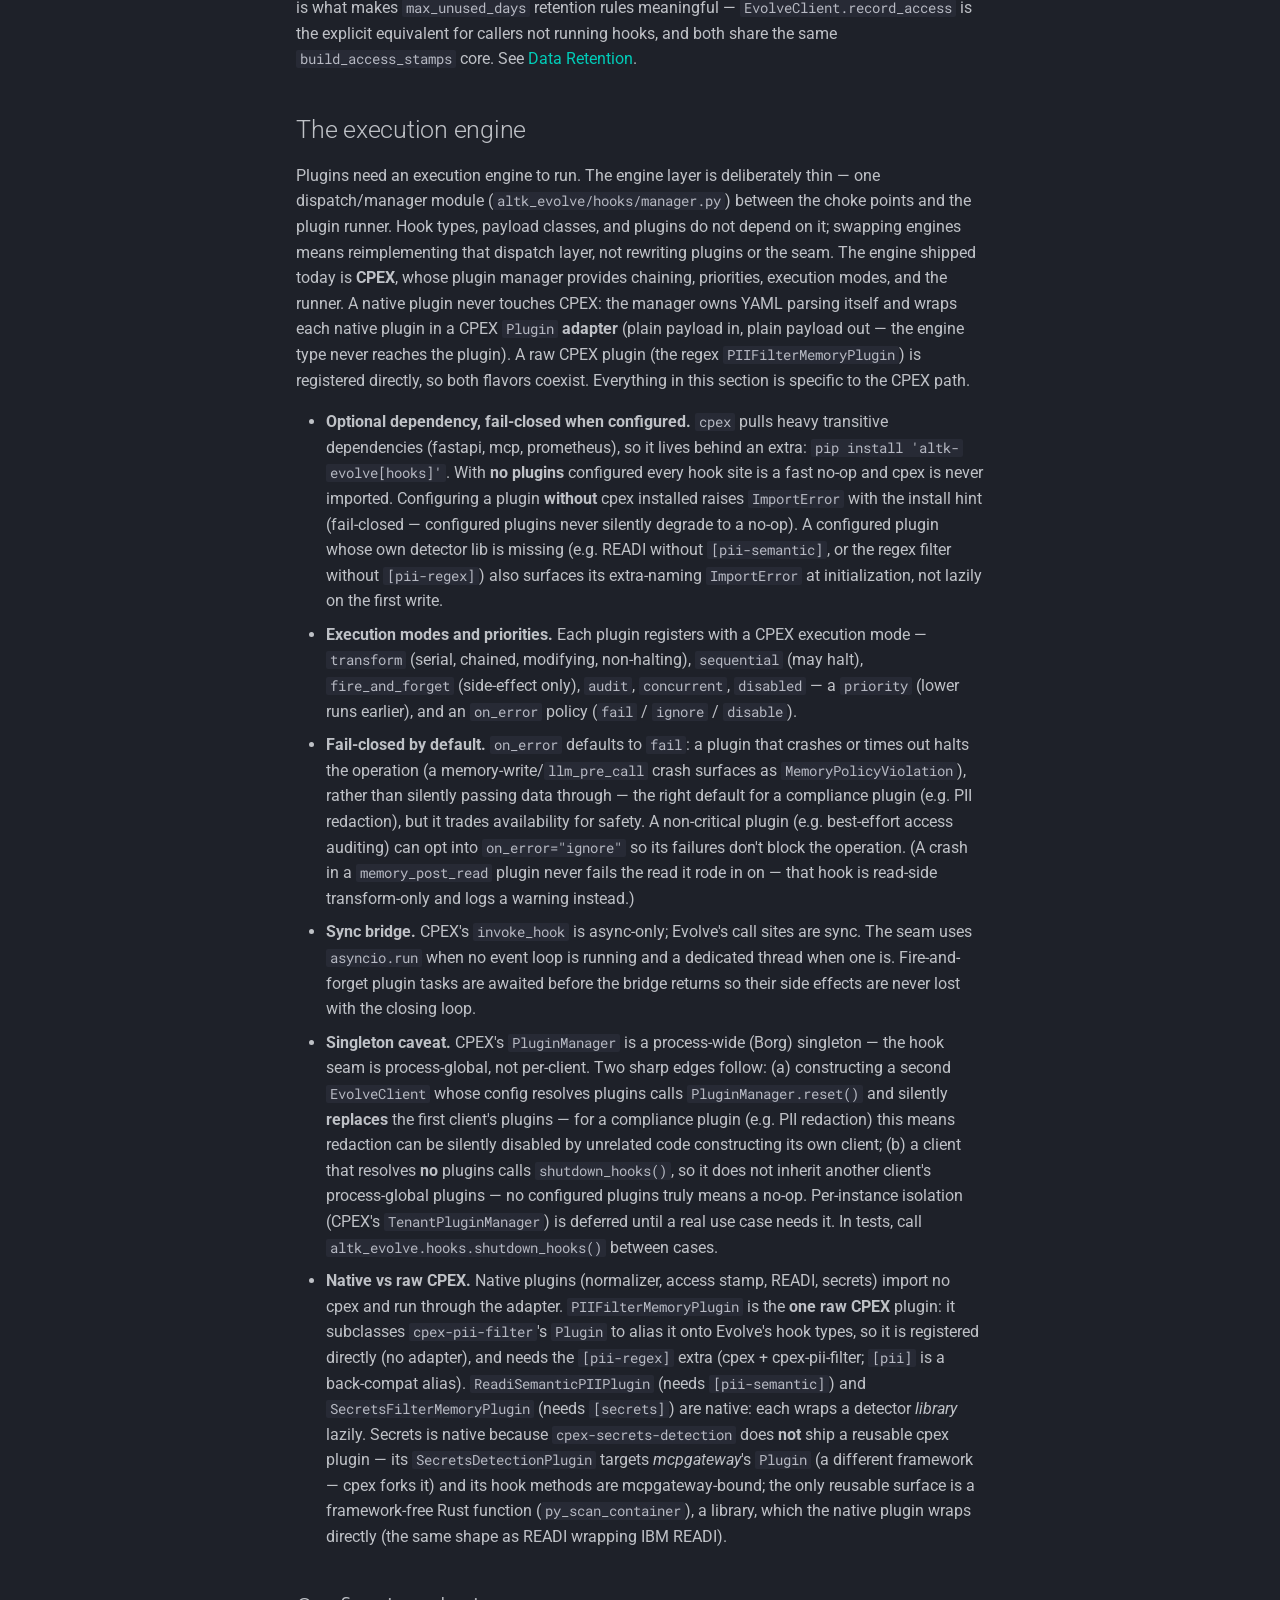
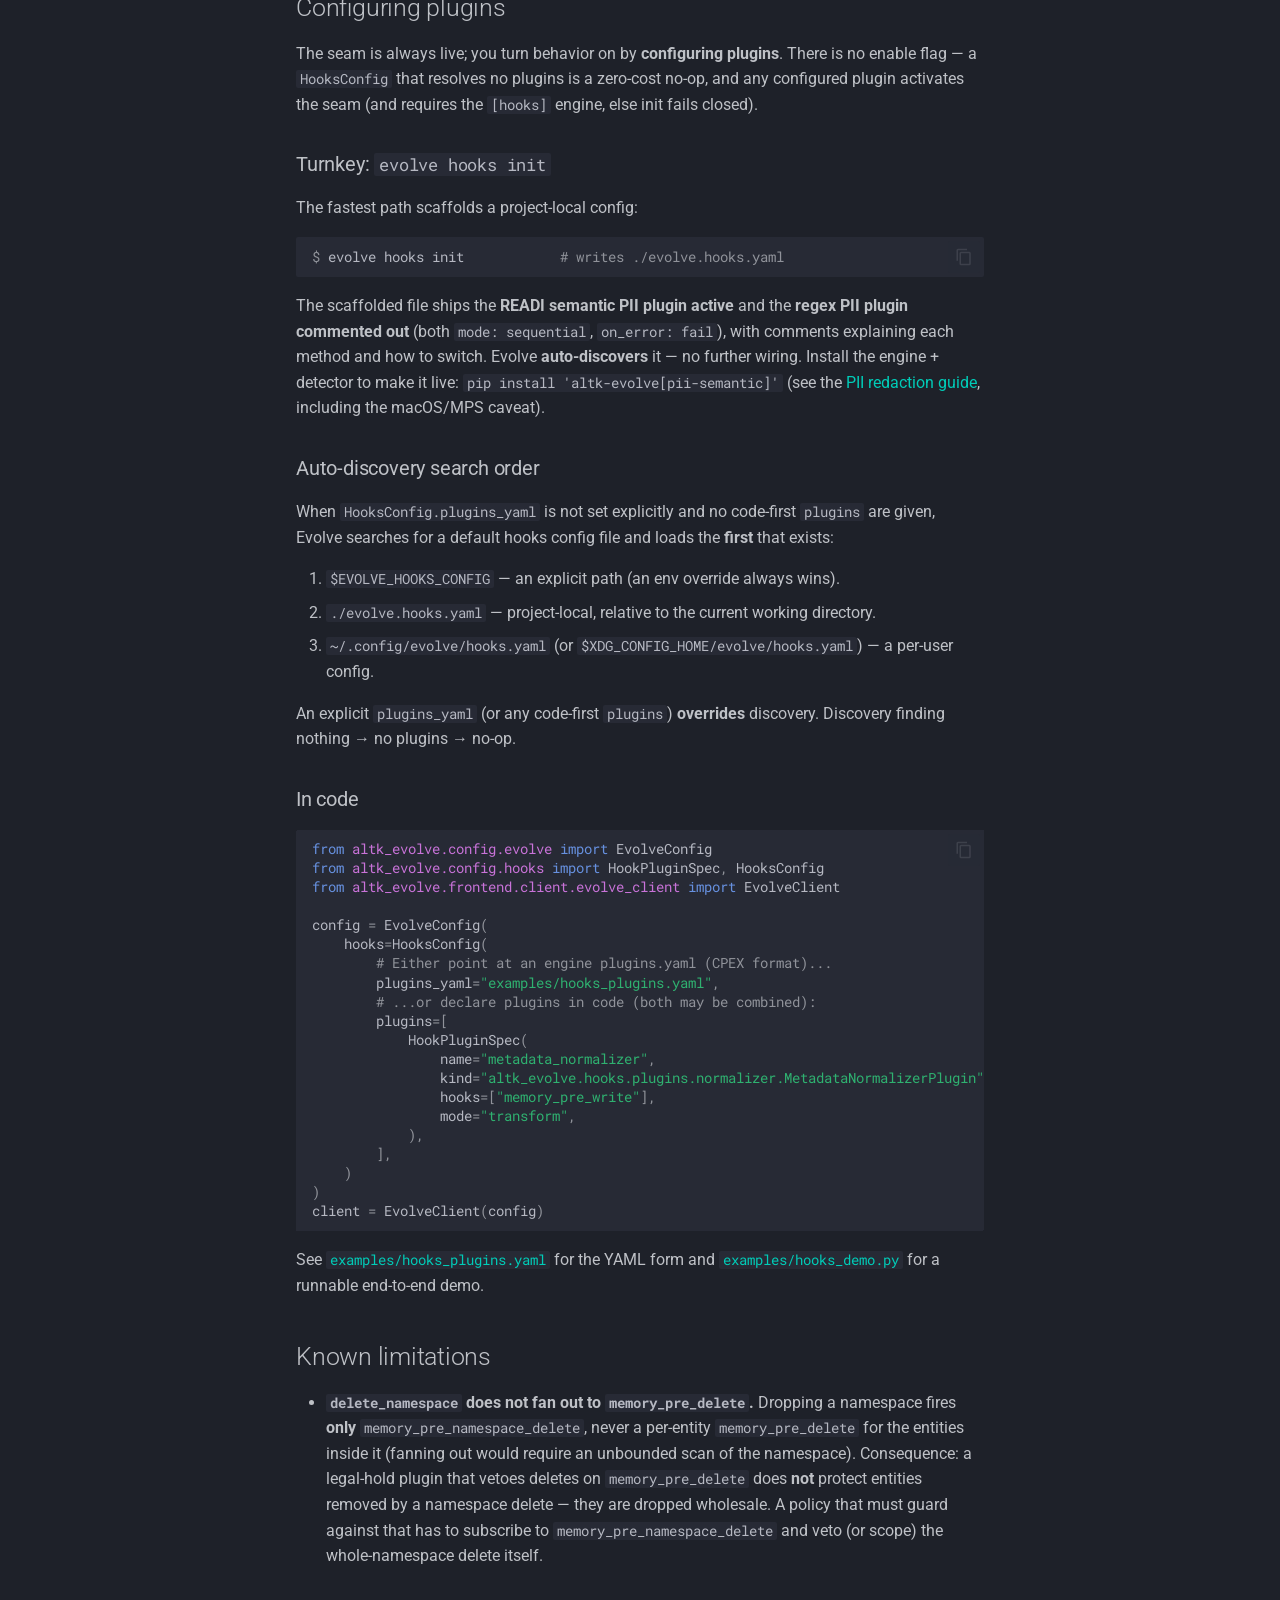
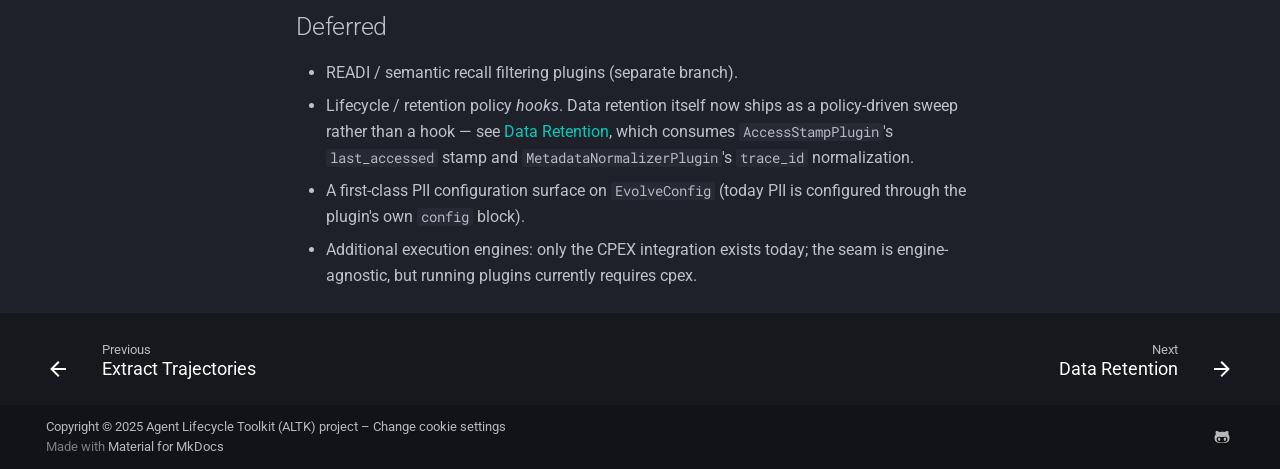
<file: guides/memory-hooks/index.html>
<!doctype html>
<html lang="en" class="no-js">
  <head>
    
      <meta charset="utf-8">
      <meta name="viewport" content="width=device-width,initial-scale=1">
      
        <meta name="description" content="Evolve is a component in the Agent Lifecycle Toolkit (ALTK) that gives agent builders the ability to iteratively improve their agents by learning from previous trajectories.">
      
      
      
        <link rel="canonical" href="https://agenttoolkit.github.io/evolve/guides/memory-hooks/">
      
      
        <link rel="prev" href="../extract-trajectories/">
      
      
        <link rel="next" href="../retention/">
      
      
        
      
      
      <link rel="icon" href="../../assets/logo-32x32.png">
      <meta name="generator" content="mkdocs-1.6.1, mkdocs-material-9.7.6">
    
    
      
        <title>Memory Hooks - Agent Lifecycle Toolkit (ALTK)</title>
      
    
    

      <link rel="stylesheet" href="../../assets/stylesheets/main.484c7ddc.min.css">
      
        
        <link rel="stylesheet" href="../../assets/stylesheets/palette.ab4e12ef.min.css">
      
      


    
<style>
  github-repo-card {
    max-width: 800px;
    --ghrc-radius-lg: .1rem;
    --ghrc-border: var(--md-primary-fg-color);
    --ghrc-border-width: .1rem;
  }
</style>

    
      
    
    
      
        
        
        <link rel="preconnect" href="https://fonts.gstatic.com" crossorigin>
        <link rel="stylesheet" href="https://fonts.googleapis.com/css?family=Roboto:300,300i,400,400i,700,700i%7CRoboto+Mono:400,400i,700,700i&display=fallback">
        <style>:root{--md-text-font:"Roboto";--md-code-font:"Roboto Mono"}</style>
      
    
    
      <link rel="stylesheet" href="../../stylesheets/extra.css">
    
    <script>__md_scope=new URL("../..",location),__md_hash=e=>[...e].reduce(((e,_)=>(e<<5)-e+_.charCodeAt(0)),0),__md_get=(e,_=localStorage,t=__md_scope)=>JSON.parse(_.getItem(t.pathname+"."+e)),__md_set=(e,_,t=localStorage,a=__md_scope)=>{try{t.setItem(a.pathname+"."+e,JSON.stringify(_))}catch(e){}}</script>
    
      
  


  
  

<script id="__analytics">function __md_analytics(){function e(){dataLayer.push(arguments)}window.dataLayer=window.dataLayer||[],e("js",new Date),e("config",""),document.addEventListener("DOMContentLoaded",(function(){document.forms.search&&document.forms.search.query.addEventListener("blur",(function(){this.value&&e("event","search",{search_term:this.value})}));document$.subscribe((function(){var t=document.forms.feedback;if(void 0!==t)for(var a of t.querySelectorAll("[type=submit]"))a.addEventListener("click",(function(a){a.preventDefault();var n=document.location.pathname,d=this.getAttribute("data-md-value");e("event","feedback",{page:n,data:d}),t.firstElementChild.disabled=!0;var r=t.querySelector(".md-feedback__note [data-md-value='"+d+"']");r&&(r.hidden=!1)})),t.hidden=!1})),location$.subscribe((function(t){e("config","",{page_path:t.pathname})}))}));var t=document.createElement("script");t.async=!0,t.src="https://www.googletagmanager.com/gtag/js?id=",document.getElementById("__analytics").insertAdjacentElement("afterEnd",t)}</script>
  
    <script>if("undefined"!=typeof __md_analytics){var consent=__md_get("__consent");consent&&consent.analytics&&__md_analytics()}</script>
  

    
    
  </head>
  
  
    
    
      
    
    
    
    
    <body dir="ltr" data-md-color-scheme="slate" data-md-color-primary="teal" data-md-color-accent="teal">
  
    
    <input class="md-toggle" data-md-toggle="drawer" type="checkbox" id="__drawer" autocomplete="off">
    <input class="md-toggle" data-md-toggle="search" type="checkbox" id="__search" autocomplete="off">
    <label class="md-overlay" for="__drawer"></label>
    <div data-md-component="skip">
      
        
        <a href="#memory-hooks" class="md-skip">
          Skip to content
        </a>
      
    </div>
    <div data-md-component="announce">
      
    </div>
    
    
      

<header class="md-header" data-md-component="header">
  <nav class="md-header__inner md-grid" aria-label="Header">
    <a href="../.." title="Agent Lifecycle Toolkit (ALTK)" class="md-header__button md-logo" aria-label="Agent Lifecycle Toolkit (ALTK)" data-md-component="logo">
      
  <img src="../../assets/logo-512x512.png" alt="logo">

    </a>
    <label class="md-header__button md-icon" for="__drawer">
      
      <svg xmlns="http://www.w3.org/2000/svg" viewBox="0 0 24 24"><path d="M3 6h18v2H3zm0 5h18v2H3zm0 5h18v2H3z"/></svg>
    </label>
    <div class="md-header__title" data-md-component="header-title">
      <div class="md-header__ellipsis">
        <div class="md-header__topic">
          <span class="md-ellipsis">
            Agent Lifecycle Toolkit (ALTK)
          </span>
        </div>
        <div class="md-header__topic" data-md-component="header-topic">
          <span class="md-ellipsis">
            
              Memory Hooks
            
          </span>
        </div>
      </div>
    </div>
    
      
        <form class="md-header__option" data-md-component="palette">
  
    
    
    
    <input class="md-option" data-md-color-media="" data-md-color-scheme="slate" data-md-color-primary="teal" data-md-color-accent="teal"  aria-label="Switch to light mode"  type="radio" name="__palette" id="__palette_0">
    
      <label class="md-header__button md-icon" title="Switch to light mode" for="__palette_1" hidden>
        <svg xmlns="http://www.w3.org/2000/svg" viewBox="0 0 24 24"><path d="M12 8a4 4 0 0 0-4 4 4 4 0 0 0 4 4 4 4 0 0 0 4-4 4 4 0 0 0-4-4m0 10a6 6 0 0 1-6-6 6 6 0 0 1 6-6 6 6 0 0 1 6 6 6 6 0 0 1-6 6m8-9.31V4h-4.69L12 .69 8.69 4H4v4.69L.69 12 4 15.31V20h4.69L12 23.31 15.31 20H20v-4.69L23.31 12z"/></svg>
      </label>
    
  
    
    
    
    <input class="md-option" data-md-color-media="(prefers-color-scheme: light)" data-md-color-scheme="default" data-md-color-primary="teal" data-md-color-accent="teal"  aria-label="Switch to dark mode"  type="radio" name="__palette" id="__palette_1">
    
      <label class="md-header__button md-icon" title="Switch to dark mode" for="__palette_2" hidden>
        <svg xmlns="http://www.w3.org/2000/svg" viewBox="0 0 24 24"><path d="M12 18c-.89 0-1.74-.2-2.5-.55C11.56 16.5 13 14.42 13 12s-1.44-4.5-3.5-5.45C10.26 6.2 11.11 6 12 6a6 6 0 0 1 6 6 6 6 0 0 1-6 6m8-9.31V4h-4.69L12 .69 8.69 4H4v4.69L.69 12 4 15.31V20h4.69L12 23.31 15.31 20H20v-4.69L23.31 12z"/></svg>
      </label>
    
  
    
    
    
    <input class="md-option" data-md-color-media="(prefers-color-scheme: dark)" data-md-color-scheme="slate" data-md-color-primary="teal" data-md-color-accent="teal"  aria-label="Switch to system preference"  type="radio" name="__palette" id="__palette_2">
    
      <label class="md-header__button md-icon" title="Switch to system preference" for="__palette_0" hidden>
        <svg xmlns="http://www.w3.org/2000/svg" viewBox="0 0 24 24"><path d="m14.3 16-.7-2h-3.2l-.7 2H7.8L11 7h2l3.2 9zM20 8.69V4h-4.69L12 .69 8.69 4H4v4.69L.69 12 4 15.31V20h4.69L12 23.31 15.31 20H20v-4.69L23.31 12zm-9.15 3.96h2.3L12 9z"/></svg>
      </label>
    
  
</form>
      
    
    
      <script>var palette=__md_get("__palette");if(palette&&palette.color){if("(prefers-color-scheme)"===palette.color.media){var media=matchMedia("(prefers-color-scheme: light)"),input=document.querySelector(media.matches?"[data-md-color-media='(prefers-color-scheme: light)']":"[data-md-color-media='(prefers-color-scheme: dark)']");palette.color.media=input.getAttribute("data-md-color-media"),palette.color.scheme=input.getAttribute("data-md-color-scheme"),palette.color.primary=input.getAttribute("data-md-color-primary"),palette.color.accent=input.getAttribute("data-md-color-accent")}for(var[key,value]of Object.entries(palette.color))document.body.setAttribute("data-md-color-"+key,value)}</script>
    
    
    
      
      
        <label class="md-header__button md-icon" for="__search">
          
          <svg xmlns="http://www.w3.org/2000/svg" viewBox="0 0 24 24"><path d="M9.5 3A6.5 6.5 0 0 1 16 9.5c0 1.61-.59 3.09-1.56 4.23l.27.27h.79l5 5-1.5 1.5-5-5v-.79l-.27-.27A6.52 6.52 0 0 1 9.5 16 6.5 6.5 0 0 1 3 9.5 6.5 6.5 0 0 1 9.5 3m0 2C7 5 5 7 5 9.5S7 14 9.5 14 14 12 14 9.5 12 5 9.5 5"/></svg>
        </label>
        <div class="md-search" data-md-component="search" role="dialog">
  <label class="md-search__overlay" for="__search"></label>
  <div class="md-search__inner" role="search">
    <form class="md-search__form" name="search">
      <input type="text" class="md-search__input" name="query" aria-label="Search" placeholder="Search" autocapitalize="off" autocorrect="off" autocomplete="off" spellcheck="false" data-md-component="search-query" required>
      <label class="md-search__icon md-icon" for="__search">
        
        <svg xmlns="http://www.w3.org/2000/svg" viewBox="0 0 24 24"><path d="M9.5 3A6.5 6.5 0 0 1 16 9.5c0 1.61-.59 3.09-1.56 4.23l.27.27h.79l5 5-1.5 1.5-5-5v-.79l-.27-.27A6.52 6.52 0 0 1 9.5 16 6.5 6.5 0 0 1 3 9.5 6.5 6.5 0 0 1 9.5 3m0 2C7 5 5 7 5 9.5S7 14 9.5 14 14 12 14 9.5 12 5 9.5 5"/></svg>
        
        <svg xmlns="http://www.w3.org/2000/svg" viewBox="0 0 24 24"><path d="M20 11v2H8l5.5 5.5-1.42 1.42L4.16 12l7.92-7.92L13.5 5.5 8 11z"/></svg>
      </label>
      <nav class="md-search__options" aria-label="Search">
        
        <button type="reset" class="md-search__icon md-icon" title="Clear" aria-label="Clear" tabindex="-1">
          
          <svg xmlns="http://www.w3.org/2000/svg" viewBox="0 0 24 24"><path d="M19 6.41 17.59 5 12 10.59 6.41 5 5 6.41 10.59 12 5 17.59 6.41 19 12 13.41 17.59 19 19 17.59 13.41 12z"/></svg>
        </button>
      </nav>
      
        <div class="md-search__suggest" data-md-component="search-suggest"></div>
      
    </form>
    <div class="md-search__output">
      <div class="md-search__scrollwrap" tabindex="0" data-md-scrollfix>
        <div class="md-search-result" data-md-component="search-result">
          <div class="md-search-result__meta">
            Initializing search
          </div>
          <ol class="md-search-result__list" role="presentation"></ol>
        </div>
      </div>
    </div>
  </div>
</div>
      
    
    
      <div class="md-header__source">
        <a href="https://github.com/AgentToolkit/altk-evolve" title="Go to repository" class="md-source" data-md-component="source">
  <div class="md-source__icon md-icon">
    
    <svg xmlns="http://www.w3.org/2000/svg" viewBox="0 0 512 512"><!--! Font Awesome Free 7.1.0 by @fontawesome - https://fontawesome.com License - https://fontawesome.com/license/free (Icons: CC BY 4.0, Fonts: SIL OFL 1.1, Code: MIT License) Copyright 2025 Fonticons, Inc.--><path d="M173.9 397.4c0 2-2.3 3.6-5.2 3.6-3.3.3-5.6-1.3-5.6-3.6 0-2 2.3-3.6 5.2-3.6 3-.3 5.6 1.3 5.6 3.6m-31.1-4.5c-.7 2 1.3 4.3 4.3 4.9 2.6 1 5.6 0 6.2-2s-1.3-4.3-4.3-5.2c-2.6-.7-5.5.3-6.2 2.3m44.2-1.7c-2.9.7-4.9 2.6-4.6 4.9.3 2 2.9 3.3 5.9 2.6 2.9-.7 4.9-2.6 4.6-4.6-.3-1.9-3-3.2-5.9-2.9M252.8 8C114.1 8 8 113.3 8 252c0 110.9 69.8 205.8 169.5 239.2 12.8 2.3 17.3-5.6 17.3-12.1 0-6.2-.3-40.4-.3-61.4 0 0-70 15-84.7-29.8 0 0-11.4-29.1-27.8-36.6 0 0-22.9-15.7 1.6-15.4 0 0 24.9 2 38.6 25.8 21.9 38.6 58.6 27.5 72.9 20.9 2.3-16 8.8-27.1 16-33.7-55.9-6.2-112.3-14.3-112.3-110.5 0-27.5 7.6-41.3 23.6-58.9-2.6-6.5-11.1-33.3 2.6-67.9 20.9-6.5 69 27 69 27 20-5.6 41.5-8.5 62.8-8.5s42.8 2.9 62.8 8.5c0 0 48.1-33.6 69-27 13.7 34.7 5.2 61.4 2.6 67.9 16 17.7 25.8 31.5 25.8 58.9 0 96.5-58.9 104.2-114.8 110.5 9.2 7.9 17 22.9 17 46.4 0 33.7-.3 75.4-.3 83.6 0 6.5 4.6 14.4 17.3 12.1C436.2 457.8 504 362.9 504 252 504 113.3 391.5 8 252.8 8M105.2 352.9c-1.3 1-1 3.3.7 5.2 1.6 1.6 3.9 2.3 5.2 1 1.3-1 1-3.3-.7-5.2-1.6-1.6-3.9-2.3-5.2-1m-10.8-8.1c-.7 1.3.3 2.9 2.3 3.9 1.6 1 3.6.7 4.3-.7.7-1.3-.3-2.9-2.3-3.9-2-.6-3.6-.3-4.3.7m32.4 35.6c-1.6 1.3-1 4.3 1.3 6.2 2.3 2.3 5.2 2.6 6.5 1 1.3-1.3.7-4.3-1.3-6.2-2.2-2.3-5.2-2.6-6.5-1m-11.4-14.7c-1.6 1-1.6 3.6 0 5.9s4.3 3.3 5.6 2.3c1.6-1.3 1.6-3.9 0-6.2-1.4-2.3-4-3.3-5.6-2"/></svg>
  </div>
  <div class="md-source__repository">
    AgentToolkit/altk-evolve
  </div>
</a>
      </div>
    
  </nav>
  
</header>
    
    <div class="md-container" data-md-component="container">
      
      


<nav class="project-nav" aria-label="Project navigation">
  <div class="project-nav__inner md-grid">
    
    <a href="https://agenttoolkit.github.io/altk-main/"
       class="project-nav__item"
       target="_self" rel="noopener noreferrer"
       aria-current="false">
      
      ALTK
    </a>
    
    <a href="https://agenttoolkit.github.io/altk-evolve/"
       class="project-nav__item project-nav__item--active"
       
       aria-current="page">
      
      Evolve
    </a>
    
  </div>
</nav>


        
          
            
<nav class="md-tabs" aria-label="Tabs" data-md-component="tabs">
  <div class="md-grid">
    <ul class="md-tabs__list">
      
        
  
  
  
  
    <li class="md-tabs__item">
      <a href="../.." class="md-tabs__link">
        
  
  
    
  
  Home

      </a>
    </li>
  

      
        
  
  
  
  
    <li class="md-tabs__item">
      <a href="../../installation/" class="md-tabs__link">
        
  
  
    
  
  Installation

      </a>
    </li>
  

      
        
  
  
  
  
    
    
      <li class="md-tabs__item">
        <a href="../../tutorials/" class="md-tabs__link">
          
  
  
    
  
  Tutorials

        </a>
      </li>
    
  

      
        
  
  
  
    
  
  
    
    
      <li class="md-tabs__item md-tabs__item--active">
        <a href="../configuration/" class="md-tabs__link">
          
  
  
    
  
  Guides

        </a>
      </li>
    
  

      
        
  
  
  
  
    
    
      <li class="md-tabs__item">
        <a href="../../reference/cli/" class="md-tabs__link">
          
  
  
    
  
  Reference

        </a>
      </li>
    
  

      
        
  
  
  
  
    
    
      <li class="md-tabs__item">
        <a href="../../integrations/claude/evolve-lite/" class="md-tabs__link">
          
  
  
    
  
  Integrations

        </a>
      </li>
    
  

      
        
  
  
  
  
    
    
      <li class="md-tabs__item">
        <a href="../../results/" class="md-tabs__link">
          
  
  
    
  
  Results

        </a>
      </li>
    
  

      
        
  
  
  
  
    
    
      <li class="md-tabs__item">
        <a href="../../operations/docker-testing/" class="md-tabs__link">
          
  
  
    
  
  Operations

        </a>
      </li>
    
  

      
    </ul>
  </div>
</nav>
          
        
      

      <main class="md-main" data-md-component="main">
        <div class="md-main__inner md-grid">
          
            
              
              <div class="md-sidebar md-sidebar--primary" data-md-component="sidebar" data-md-type="navigation" >
                <div class="md-sidebar__scrollwrap">
                  <div class="md-sidebar__inner">
                    


  


<nav class="md-nav md-nav--primary md-nav--lifted" aria-label="Navigation" data-md-level="0">
  <label class="md-nav__title" for="__drawer">
    <a href="../.." title="Agent Lifecycle Toolkit (ALTK)" class="md-nav__button md-logo" aria-label="Agent Lifecycle Toolkit (ALTK)" data-md-component="logo">
      
  <img src="../../assets/logo-512x512.png" alt="logo">

    </a>
    Agent Lifecycle Toolkit (ALTK)
  </label>
  
    <div class="md-nav__source">
      <a href="https://github.com/AgentToolkit/altk-evolve" title="Go to repository" class="md-source" data-md-component="source">
  <div class="md-source__icon md-icon">
    
    <svg xmlns="http://www.w3.org/2000/svg" viewBox="0 0 512 512"><!--! Font Awesome Free 7.1.0 by @fontawesome - https://fontawesome.com License - https://fontawesome.com/license/free (Icons: CC BY 4.0, Fonts: SIL OFL 1.1, Code: MIT License) Copyright 2025 Fonticons, Inc.--><path d="M173.9 397.4c0 2-2.3 3.6-5.2 3.6-3.3.3-5.6-1.3-5.6-3.6 0-2 2.3-3.6 5.2-3.6 3-.3 5.6 1.3 5.6 3.6m-31.1-4.5c-.7 2 1.3 4.3 4.3 4.9 2.6 1 5.6 0 6.2-2s-1.3-4.3-4.3-5.2c-2.6-.7-5.5.3-6.2 2.3m44.2-1.7c-2.9.7-4.9 2.6-4.6 4.9.3 2 2.9 3.3 5.9 2.6 2.9-.7 4.9-2.6 4.6-4.6-.3-1.9-3-3.2-5.9-2.9M252.8 8C114.1 8 8 113.3 8 252c0 110.9 69.8 205.8 169.5 239.2 12.8 2.3 17.3-5.6 17.3-12.1 0-6.2-.3-40.4-.3-61.4 0 0-70 15-84.7-29.8 0 0-11.4-29.1-27.8-36.6 0 0-22.9-15.7 1.6-15.4 0 0 24.9 2 38.6 25.8 21.9 38.6 58.6 27.5 72.9 20.9 2.3-16 8.8-27.1 16-33.7-55.9-6.2-112.3-14.3-112.3-110.5 0-27.5 7.6-41.3 23.6-58.9-2.6-6.5-11.1-33.3 2.6-67.9 20.9-6.5 69 27 69 27 20-5.6 41.5-8.5 62.8-8.5s42.8 2.9 62.8 8.5c0 0 48.1-33.6 69-27 13.7 34.7 5.2 61.4 2.6 67.9 16 17.7 25.8 31.5 25.8 58.9 0 96.5-58.9 104.2-114.8 110.5 9.2 7.9 17 22.9 17 46.4 0 33.7-.3 75.4-.3 83.6 0 6.5 4.6 14.4 17.3 12.1C436.2 457.8 504 362.9 504 252 504 113.3 391.5 8 252.8 8M105.2 352.9c-1.3 1-1 3.3.7 5.2 1.6 1.6 3.9 2.3 5.2 1 1.3-1 1-3.3-.7-5.2-1.6-1.6-3.9-2.3-5.2-1m-10.8-8.1c-.7 1.3.3 2.9 2.3 3.9 1.6 1 3.6.7 4.3-.7.7-1.3-.3-2.9-2.3-3.9-2-.6-3.6-.3-4.3.7m32.4 35.6c-1.6 1.3-1 4.3 1.3 6.2 2.3 2.3 5.2 2.6 6.5 1 1.3-1.3.7-4.3-1.3-6.2-2.2-2.3-5.2-2.6-6.5-1m-11.4-14.7c-1.6 1-1.6 3.6 0 5.9s4.3 3.3 5.6 2.3c1.6-1.3 1.6-3.9 0-6.2-1.4-2.3-4-3.3-5.6-2"/></svg>
  </div>
  <div class="md-source__repository">
    AgentToolkit/altk-evolve
  </div>
</a>
    </div>
  
  <ul class="md-nav__list" data-md-scrollfix>
    
      
      
  
  
  
  
    <li class="md-nav__item">
      <a href="../.." class="md-nav__link">
        
  
  
  <span class="md-ellipsis">
    
  
    Home
  

    
  </span>
  
  

      </a>
    </li>
  

    
      
      
  
  
  
  
    <li class="md-nav__item">
      <a href="../../installation/" class="md-nav__link">
        
  
  
  <span class="md-ellipsis">
    
  
    Installation
  

    
  </span>
  
  

      </a>
    </li>
  

    
      
      
  
  
  
  
    
    
      
        
          
        
      
        
      
        
      
        
      
        
      
    
    
    
      
      
        
      
    
    
    <li class="md-nav__item md-nav__item--nested">
      
        
        
        <input class="md-nav__toggle md-toggle " type="checkbox" id="__nav_3" >
        
          
          <div class="md-nav__link md-nav__container">
            <a href="../../tutorials/" class="md-nav__link ">
              
  
  
  <span class="md-ellipsis">
    
  
    Tutorials
  

    
  </span>
  
  

            </a>
            
              
              <label class="md-nav__link " for="__nav_3" id="__nav_3_label" tabindex="0">
                <span class="md-nav__icon md-icon"></span>
              </label>
            
          </div>
        
        <nav class="md-nav" data-md-level="1" aria-labelledby="__nav_3_label" aria-expanded="false">
          <label class="md-nav__title" for="__nav_3">
            <span class="md-nav__icon md-icon"></span>
            
  
    Tutorials
  

          </label>
          <ul class="md-nav__list" data-md-scrollfix>
            
              
            
              
                
  
  
  
  
    <li class="md-nav__item">
      <a href="../../examples/hello_world/bob/" class="md-nav__link">
        
  
  
  <span class="md-ellipsis">
    
  
    Starter Example (IBM Bob)
  

    
  </span>
  
  

      </a>
    </li>
  

              
            
              
                
  
  
  
  
    <li class="md-nav__item">
      <a href="../../examples/hello_world/claude/" class="md-nav__link">
        
  
  
  <span class="md-ellipsis">
    
  
    Starter Example (Claude Code)
  

    
  </span>
  
  

      </a>
    </li>
  

              
            
              
                
  
  
  
  
    <li class="md-nav__item">
      <a href="../../examples/hello_world/codex/" class="md-nav__link">
        
  
  
  <span class="md-ellipsis">
    
  
    Starter Example (Codex)
  

    
  </span>
  
  

      </a>
    </li>
  

              
            
              
                
  
  
  
  
    <li class="md-nav__item">
      <a href="../../tutorials/guidelines-loop/" class="md-nav__link">
        
  
  
  <span class="md-ellipsis">
    
  
    Starter Example (Evolving Agent Loop)
  

    
  </span>
  
  

      </a>
    </li>
  

              
            
          </ul>
        </nav>
      
    </li>
  

    
      
      
  
  
    
  
  
  
    
    
      
        
      
        
      
        
      
        
      
        
      
        
      
        
      
    
    
    
      
        
        
      
      
        
      
    
    
    <li class="md-nav__item md-nav__item--active md-nav__item--section md-nav__item--nested">
      
        
        
        <input class="md-nav__toggle md-toggle " type="checkbox" id="__nav_4" checked>
        
          
          <label class="md-nav__link" for="__nav_4" id="__nav_4_label" tabindex="">
            
  
  
  <span class="md-ellipsis">
    
  
    Guides
  

    
  </span>
  
  

            <span class="md-nav__icon md-icon"></span>
          </label>
        
        <nav class="md-nav" data-md-level="1" aria-labelledby="__nav_4_label" aria-expanded="true">
          <label class="md-nav__title" for="__nav_4">
            <span class="md-nav__icon md-icon"></span>
            
  
    Guides
  

          </label>
          <ul class="md-nav__list" data-md-scrollfix>
            
              
                
  
  
  
  
    <li class="md-nav__item">
      <a href="../configuration/" class="md-nav__link">
        
  
  
  <span class="md-ellipsis">
    
  
    Configuration
  

    
  </span>
  
  

      </a>
    </li>
  

              
            
              
                
  
  
  
  
    <li class="md-nav__item">
      <a href="../guidelines/" class="md-nav__link">
        
  
  
  <span class="md-ellipsis">
    
  
    Enabling Guidelines
  

    
  </span>
  
  

      </a>
    </li>
  

              
            
              
                
  
  
  
  
    <li class="md-nav__item">
      <a href="../low-code-tracing/" class="md-nav__link">
        
  
  
  <span class="md-ellipsis">
    
  
    Low-Code Tracing
  

    
  </span>
  
  

      </a>
    </li>
  

              
            
              
                
  
  
  
  
    <li class="md-nav__item">
      <a href="../phoenix-sync/" class="md-nav__link">
        
  
  
  <span class="md-ellipsis">
    
  
    Phoenix Sync
  

    
  </span>
  
  

      </a>
    </li>
  

              
            
              
                
  
  
  
  
    <li class="md-nav__item">
      <a href="../extract-trajectories/" class="md-nav__link">
        
  
  
  <span class="md-ellipsis">
    
  
    Extract Trajectories
  

    
  </span>
  
  

      </a>
    </li>
  

              
            
              
                
  
  
    
  
  
  
    <li class="md-nav__item md-nav__item--active">
      
      <input class="md-nav__toggle md-toggle" type="checkbox" id="__toc">
      
      
        
      
      
        <label class="md-nav__link md-nav__link--active" for="__toc">
          
  
  
  <span class="md-ellipsis">
    
  
    Memory Hooks
  

    
  </span>
  
  

          <span class="md-nav__icon md-icon"></span>
        </label>
      
      <a href="./" class="md-nav__link md-nav__link--active">
        
  
  
  <span class="md-ellipsis">
    
  
    Memory Hooks
  

    
  </span>
  
  

      </a>
      
        

<nav class="md-nav md-nav--secondary" aria-label="Table of contents">
  
  
  
    
  
  
    <label class="md-nav__title" for="__toc">
      <span class="md-nav__icon md-icon"></span>
      Table of contents
    </label>
    <ul class="md-nav__list" data-md-component="toc" data-md-scrollfix>
      
        <li class="md-nav__item">
  <a href="#motivation" class="md-nav__link">
    <span class="md-ellipsis">
      
        Motivation
      
    </span>
  </a>
  
</li>
      
        <li class="md-nav__item">
  <a href="#the-seam" class="md-nav__link">
    <span class="md-ellipsis">
      
        The seam
      
    </span>
  </a>
  
    <nav class="md-nav" aria-label="The seam">
      <ul class="md-nav__list">
        
          <li class="md-nav__item">
  <a href="#hook-taxonomy" class="md-nav__link">
    <span class="md-ellipsis">
      
        Hook taxonomy
      
    </span>
  </a>
  
</li>
        
      </ul>
    </nav>
  
</li>
      
        <li class="md-nav__item">
  <a href="#writing-a-plugin" class="md-nav__link">
    <span class="md-ellipsis">
      
        Writing a plugin
      
    </span>
  </a>
  
</li>
      
        <li class="md-nav__item">
  <a href="#shipped-plugins" class="md-nav__link">
    <span class="md-ellipsis">
      
        Shipped plugins
      
    </span>
  </a>
  
</li>
      
        <li class="md-nav__item">
  <a href="#the-execution-engine" class="md-nav__link">
    <span class="md-ellipsis">
      
        The execution engine
      
    </span>
  </a>
  
</li>
      
        <li class="md-nav__item">
  <a href="#configuring-plugins" class="md-nav__link">
    <span class="md-ellipsis">
      
        Configuring plugins
      
    </span>
  </a>
  
    <nav class="md-nav" aria-label="Configuring plugins">
      <ul class="md-nav__list">
        
          <li class="md-nav__item">
  <a href="#turnkey-evolve-hooks-init" class="md-nav__link">
    <span class="md-ellipsis">
      
        Turnkey: evolve hooks init
      
    </span>
  </a>
  
</li>
        
          <li class="md-nav__item">
  <a href="#auto-discovery-search-order" class="md-nav__link">
    <span class="md-ellipsis">
      
        Auto-discovery search order
      
    </span>
  </a>
  
</li>
        
          <li class="md-nav__item">
  <a href="#in-code" class="md-nav__link">
    <span class="md-ellipsis">
      
        In code
      
    </span>
  </a>
  
</li>
        
      </ul>
    </nav>
  
</li>
      
        <li class="md-nav__item">
  <a href="#known-limitations" class="md-nav__link">
    <span class="md-ellipsis">
      
        Known limitations
      
    </span>
  </a>
  
</li>
      
        <li class="md-nav__item">
  <a href="#deferred" class="md-nav__link">
    <span class="md-ellipsis">
      
        Deferred
      
    </span>
  </a>
  
</li>
      
    </ul>
  
</nav>
      
    </li>
  

              
            
              
                
  
  
  
  
    <li class="md-nav__item">
      <a href="../retention/" class="md-nav__link">
        
  
  
  <span class="md-ellipsis">
    
  
    Data Retention
  

    
  </span>
  
  

      </a>
    </li>
  

              
            
          </ul>
        </nav>
      
    </li>
  

    
      
      
  
  
  
  
    
    
      
        
      
        
      
    
    
    
      
      
        
      
    
    
    <li class="md-nav__item md-nav__item--nested">
      
        
        
        <input class="md-nav__toggle md-toggle " type="checkbox" id="__nav_5" >
        
          
          <label class="md-nav__link" for="__nav_5" id="__nav_5_label" tabindex="0">
            
  
  
  <span class="md-ellipsis">
    
  
    Reference
  

    
  </span>
  
  

            <span class="md-nav__icon md-icon"></span>
          </label>
        
        <nav class="md-nav" data-md-level="1" aria-labelledby="__nav_5_label" aria-expanded="false">
          <label class="md-nav__title" for="__nav_5">
            <span class="md-nav__icon md-icon"></span>
            
  
    Reference
  

          </label>
          <ul class="md-nav__list" data-md-scrollfix>
            
              
                
  
  
  
  
    <li class="md-nav__item">
      <a href="../../reference/cli/" class="md-nav__link">
        
  
  
  <span class="md-ellipsis">
    
  
    CLI
  

    
  </span>
  
  

      </a>
    </li>
  

              
            
              
                
  
  
  
  
    <li class="md-nav__item">
      <a href="../../reference/policies/" class="md-nav__link">
        
  
  
  <span class="md-ellipsis">
    
  
    Policies
  

    
  </span>
  
  

      </a>
    </li>
  

              
            
          </ul>
        </nav>
      
    </li>
  

    
      
      
  
  
  
  
    
    
      
        
      
    
    
    
      
      
        
      
    
    
    <li class="md-nav__item md-nav__item--nested">
      
        
        
        <input class="md-nav__toggle md-toggle " type="checkbox" id="__nav_6" >
        
          
          <label class="md-nav__link" for="__nav_6" id="__nav_6_label" tabindex="0">
            
  
  
  <span class="md-ellipsis">
    
  
    Integrations
  

    
  </span>
  
  

            <span class="md-nav__icon md-icon"></span>
          </label>
        
        <nav class="md-nav" data-md-level="1" aria-labelledby="__nav_6_label" aria-expanded="false">
          <label class="md-nav__title" for="__nav_6">
            <span class="md-nav__icon md-icon"></span>
            
  
    Integrations
  

          </label>
          <ul class="md-nav__list" data-md-scrollfix>
            
              
                
  
  
  
  
    <li class="md-nav__item">
      <a href="../../integrations/claude/evolve-lite/" class="md-nav__link">
        
  
  
  <span class="md-ellipsis">
    
  
    Evolve Lite (Claude Code)
  

    
  </span>
  
  

      </a>
    </li>
  

              
            
          </ul>
        </nav>
      
    </li>
  

    
      
      
  
  
  
  
    
    
      
        
          
        
      
    
    
    
      
      
        
      
    
    
    <li class="md-nav__item md-nav__item--nested">
      
        
        
        <input class="md-nav__toggle md-toggle " type="checkbox" id="__nav_7" >
        
          
          <div class="md-nav__link md-nav__container">
            <a href="../../results/" class="md-nav__link ">
              
  
  
  <span class="md-ellipsis">
    
  
    Results
  

    
  </span>
  
  

            </a>
            
          </div>
        
        <nav class="md-nav" data-md-level="1" aria-labelledby="__nav_7_label" aria-expanded="false">
          <label class="md-nav__title" for="__nav_7">
            <span class="md-nav__icon md-icon"></span>
            
  
    Results
  

          </label>
          <ul class="md-nav__list" data-md-scrollfix>
            
              
            
          </ul>
        </nav>
      
    </li>
  

    
      
      
  
  
  
  
    
    
      
        
      
    
    
    
      
      
        
      
    
    
    <li class="md-nav__item md-nav__item--nested">
      
        
        
        <input class="md-nav__toggle md-toggle " type="checkbox" id="__nav_8" >
        
          
          <label class="md-nav__link" for="__nav_8" id="__nav_8_label" tabindex="0">
            
  
  
  <span class="md-ellipsis">
    
  
    Operations
  

    
  </span>
  
  

            <span class="md-nav__icon md-icon"></span>
          </label>
        
        <nav class="md-nav" data-md-level="1" aria-labelledby="__nav_8_label" aria-expanded="false">
          <label class="md-nav__title" for="__nav_8">
            <span class="md-nav__icon md-icon"></span>
            
  
    Operations
  

          </label>
          <ul class="md-nav__list" data-md-scrollfix>
            
              
                
  
  
  
  
    <li class="md-nav__item">
      <a href="../../operations/docker-testing/" class="md-nav__link">
        
  
  
  <span class="md-ellipsis">
    
  
    Docker Testing
  

    
  </span>
  
  

      </a>
    </li>
  

              
            
          </ul>
        </nav>
      
    </li>
  

    
  </ul>
</nav>
                  </div>
                </div>
              </div>
            
            
              
              <div class="md-sidebar md-sidebar--secondary" data-md-component="sidebar" data-md-type="toc" >
                <div class="md-sidebar__scrollwrap">
                  <div class="md-sidebar__inner">
                    

<nav class="md-nav md-nav--secondary" aria-label="Table of contents">
  
  
  
    
  
  
    <label class="md-nav__title" for="__toc">
      <span class="md-nav__icon md-icon"></span>
      Table of contents
    </label>
    <ul class="md-nav__list" data-md-component="toc" data-md-scrollfix>
      
        <li class="md-nav__item">
  <a href="#motivation" class="md-nav__link">
    <span class="md-ellipsis">
      
        Motivation
      
    </span>
  </a>
  
</li>
      
        <li class="md-nav__item">
  <a href="#the-seam" class="md-nav__link">
    <span class="md-ellipsis">
      
        The seam
      
    </span>
  </a>
  
    <nav class="md-nav" aria-label="The seam">
      <ul class="md-nav__list">
        
          <li class="md-nav__item">
  <a href="#hook-taxonomy" class="md-nav__link">
    <span class="md-ellipsis">
      
        Hook taxonomy
      
    </span>
  </a>
  
</li>
        
      </ul>
    </nav>
  
</li>
      
        <li class="md-nav__item">
  <a href="#writing-a-plugin" class="md-nav__link">
    <span class="md-ellipsis">
      
        Writing a plugin
      
    </span>
  </a>
  
</li>
      
        <li class="md-nav__item">
  <a href="#shipped-plugins" class="md-nav__link">
    <span class="md-ellipsis">
      
        Shipped plugins
      
    </span>
  </a>
  
</li>
      
        <li class="md-nav__item">
  <a href="#the-execution-engine" class="md-nav__link">
    <span class="md-ellipsis">
      
        The execution engine
      
    </span>
  </a>
  
</li>
      
        <li class="md-nav__item">
  <a href="#configuring-plugins" class="md-nav__link">
    <span class="md-ellipsis">
      
        Configuring plugins
      
    </span>
  </a>
  
    <nav class="md-nav" aria-label="Configuring plugins">
      <ul class="md-nav__list">
        
          <li class="md-nav__item">
  <a href="#turnkey-evolve-hooks-init" class="md-nav__link">
    <span class="md-ellipsis">
      
        Turnkey: evolve hooks init
      
    </span>
  </a>
  
</li>
        
          <li class="md-nav__item">
  <a href="#auto-discovery-search-order" class="md-nav__link">
    <span class="md-ellipsis">
      
        Auto-discovery search order
      
    </span>
  </a>
  
</li>
        
          <li class="md-nav__item">
  <a href="#in-code" class="md-nav__link">
    <span class="md-ellipsis">
      
        In code
      
    </span>
  </a>
  
</li>
        
      </ul>
    </nav>
  
</li>
      
        <li class="md-nav__item">
  <a href="#known-limitations" class="md-nav__link">
    <span class="md-ellipsis">
      
        Known limitations
      
    </span>
  </a>
  
</li>
      
        <li class="md-nav__item">
  <a href="#deferred" class="md-nav__link">
    <span class="md-ellipsis">
      
        Deferred
      
    </span>
  </a>
  
</li>
      
    </ul>
  
</nav>
                  </div>
                </div>
              </div>
            
          
          
            <div class="md-content" data-md-component="content">
              
                



  


  <nav class="md-path" aria-label="Navigation" >
    <ol class="md-path__list">
      
        
  
  
    <li class="md-path__item">
      <a href="../.." class="md-path__link">
        
  <span class="md-ellipsis">
    Home
  </span>

      </a>
    </li>
  

      
      
        
  
  
    
    
      <li class="md-path__item">
        <a href="../configuration/" class="md-path__link">
          
  <span class="md-ellipsis">
    Guides
  </span>

        </a>
      </li>
    
  

      
    </ol>
  </nav>

              
              <article class="md-content__inner md-typeset">
                
                  


  
  


<h1 id="memory-hooks">Memory Hooks<a class="headerlink" href="#memory-hooks" title="Permanent link">&para;</a></h1>
<p><code>altk_evolve</code> exposes a general-purpose, pluggable hook seam around every memory operation and every LLM egress point. Plugins can normalize metadata, redact PII, audit access, filter recall results, or block operations entirely — without any change to Evolve's core code paths.</p>
<p>The seam — hook types, frozen payloads, dispatch points, veto semantics — is engine-agnostic, and <strong>so are the plugins</strong>: a plugin is an ordinary object with one method per hook it serves, importing nothing from any execution engine (see <a href="#writing-a-plugin">Writing a plugin</a>). Executing plugins requires an engine — a deliberately thin dispatch layer Evolve keeps swappable, hidden behind an adapter. The engine shipped today is the <a href="https://pypi.org/project/cpex/">CPEX plugin framework</a>, but a plugin never sees it; everything CPEX-specific is scoped to <a href="#the-execution-engine">The execution engine</a>. Raw CPEX plugins are <strong>also</strong> supported (the regex PII plugin is one), so both native and engine-native plugins coexist.</p>
<h2 id="motivation">Motivation<a class="headerlink" href="#motivation" title="Permanent link">&para;</a></h2>
<p>Evolve's memory store sits between agents and durable state. Any cross-cutting memory policy wants to intercept that boundary:</p>
<ul>
<li><strong>Compliance</strong> — redact PII before it is persisted or sent to an LLM.</li>
<li><strong>Normalization</strong> — stamp canonical metadata (e.g. <code>trace_id</code>, <code>created_at</code>) so downstream consumers can rely on it.</li>
<li><strong>Access auditing</strong> — record when memories were last recalled.</li>
<li><strong>Recall filtering</strong> — drop or transform results before they reach the caller.</li>
<li><strong>Quality gates / cost controls</strong> — reject low-value writes, cap or reshape LLM traffic.</li>
</ul>
<p>Rather than baking each concern in, Evolve defines one extension seam with backend-layer choke points; any such policy plugs in as a hook plugin.</p>
<h2 id="the-seam">The seam<a class="headerlink" href="#the-seam" title="Permanent link">&para;</a></h2>
<ul>
<li><strong>Backend-layer choke points.</strong> Write/read hooks fire inside <code>BaseEntityBackend</code> template methods, so no frontend (client, MCP server, CLI, Phoenix sync) can bypass them. Backends override protected <code>_*_impl</code> methods only; the public methods own hook dispatch.</li>
<li><strong>Frozen payloads.</strong> Each hook type carries an immutable pydantic payload. Plugins never mutate a payload in place; a transform proposes a replacement copy, transforms chain, and the final payload flows back to the call site. This is enforced, not just convention: mutable payload contents are deep-copied at dispatch, and an in-place mutation that isn't returned as a replacement payload is discarded.</li>
<li><strong>Halting raises, never drops.</strong> A plugin that halts the pipeline raises <code>altk_evolve.hooks.MemoryPolicyViolation</code> — a blocked write is an error the caller sees, not a silent no-op. (One deliberate exception: a vetoed conflict-resolution DELETE verdict skips that delete and lets the rest of the batch proceed — see <em>Unified delete semantics</em> below.)</li>
<li><strong>Always live; behavior is which plugins you configure.</strong> There is no master switch. With <strong>no plugins</strong> configured (empty config and nothing auto-discovered) every hook site is a fast no-op (a boolean check) that requires no execution engine and imports no <code>cpex</code> — byte-for-byte identical to a plugin-free install. With <strong>plugins configured but the engine missing</strong>, initialization fails <strong>closed</strong> with a clear error rather than silently no-opping a compliance plugin (see <a href="#the-execution-engine">The execution engine</a>).</li>
</ul>
<h3 id="hook-taxonomy">Hook taxonomy<a class="headerlink" href="#hook-taxonomy" title="Permanent link">&para;</a></h3>
<table>
<thead>
<tr>
<th>Hook type</th>
<th>Fires</th>
<th>Semantics</th>
<th>Payload</th>
</tr>
</thead>
<tbody>
<tr>
<td><code>memory_pre_write</code></td>
<td>In <code>update_entities</code>, after namespace validation, <strong>before</strong> conflict resolution (so transforms run before content reaches an LLM)</td>
<td>transform / halt</td>
<td><code>namespace_id</code>, <code>entities</code> (content + metadata dicts)</td>
</tr>
<tr>
<td><code>memory_pre_metadata_patch</code></td>
<td>Before <code>update_entity_metadata</code> merges a patch</td>
<td>transform / halt</td>
<td><code>namespace_id</code>, <code>entity_id</code>, <code>metadata_patch</code></td>
</tr>
<tr>
<td><code>memory_pre_delete</code></td>
<td>Before <strong>every</strong> entity delete — the public <code>delete_entity_by_id</code> and conflict-resolution DELETE verdicts inside <code>update_entities</code></td>
<td>halt</td>
<td><code>namespace_id</code>, <code>entity_id</code>, <code>metadata</code> (the stored entity's metadata; <code>None</code> if the entity was not found)</td>
</tr>
<tr>
<td><code>memory_pre_namespace_delete</code></td>
<td>Before <code>delete_namespace</code></td>
<td>halt</td>
<td><code>namespace_id</code></td>
</tr>
<tr>
<td><code>memory_post_read</code></td>
<td>On public <code>search_entities</code> results only — internal reads (conflict-resolution pre-reads, the metadata-patch read-before-merge) never fire it</td>
<td>transform (filter/redact) / observe</td>
<td><code>namespace_id</code>, <code>entities</code>, <code>query</code>, <code>filters</code></td>
</tr>
<tr>
<td><code>llm_pre_call</code></td>
<td>Immediately before every litellm <code>completion</code> (fact extraction, guidelines, segmentation, clustering, conflict resolution)</td>
<td>transform (redact) / halt</td>
<td><code>messages</code>, <code>purpose</code> (call-site tag), <code>model</code></td>
</tr>
</tbody>
</table>
<p>Recursion safety: a <code>memory_post_read</code> plugin that patches metadata goes through <code>update_entity_metadata</code>, whose read-before-merge uses the internal <code>_search_entities_impl</code> seam — plus a context-local guard suppresses nested <code>memory_post_read</code> dispatch.</p>
<p><strong>Unified delete semantics.</strong> Both delete initiators — the public <code>delete_entity_by_id</code> and LLM-issued DELETE verdicts from conflict resolution — route through a single guarded path (<code>BaseEntityBackend._guarded_delete</code>), so it is structurally impossible to delete an entity through the backend abstraction without <code>memory_pre_delete</code> firing. The payload carries the stored entity's <code>metadata</code> (fetched via the internal read seam on the public path; taken from the conflict-resolution pre-read on the verdict path), so policy plugins can key on fields like <code>legal_hold: true</code>. Veto behavior differs per caller: on <code>delete_entity_by_id</code> a halting plugin raises <code>MemoryPolicyViolation</code> to the caller; on a conflict-resolution DELETE verdict the veto skips <em>that</em> delete (the stored entity survives alongside its replacement), logs a warning, records the skip on the returned <code>EntityUpdate</code> (<code>event="NONE"</code> plus a <code>skipped_delete</code> metadata entry), and the rest of the batch still applies — a legal hold must not abort the whole write.</p>
<h2 id="writing-a-plugin">Writing a plugin<a class="headerlink" href="#writing-a-plugin" title="Permanent link">&para;</a></h2>
<p>A plugin is a plain object with <strong>one method per hook it serves</strong>, named exactly for the hook-type string. It imports nothing from any execution engine — only <code>altk_evolve.hooks.plugin</code> (for the optional base and the <code>HookContext</code>) and, at runtime, the frozen payloads. Subclass <code>HookPluginBase</code> (which supplies config storage and no-op hook defaults) or just satisfy the <code>HookPlugin</code> <code>Protocol</code>.</p>
<p>Each method is <strong>synchronous</strong>, takes <code>(self, payload, context)</code>, and:</p>
<ul>
<li>returns <code>None</code> → the payload is unchanged;</li>
<li>returns <code>payload.replace(field=new_value)</code> → the returned payload replaces the input (transforms chain);</li>
<li><strong>raises → the operation halts, fail-closed</strong> (on a write / <code>llm_pre_call</code> hook the caller gets a <code>MemoryPolicyViolation</code> and nothing is stored or sent).</li>
</ul>
<p><code>mode</code> / <code>priority</code> / <code>on_error</code> are engine-level knobs set where the plugin is <em>configured</em> (the YAML entry or the <code>HookPluginSpec</code>), never read by the plugin. The per-plugin <code>config</code> it receives is the plain <code>spec.config</code> dict.</p>
<p>Keep the domain logic in a <strong>pure core function</strong> where it helps testability (inject clocks/ids, and a detector for redactors), then have the plugin method call it:</p>
<div class="highlight"><pre><span></span><code><a id="__codelineno-0-1" name="__codelineno-0-1" href="#__codelineno-0-1"></a><span class="kn">from</span><span class="w"> </span><span class="nn">typing</span><span class="w"> </span><span class="kn">import</span> <span class="n">Any</span>
<a id="__codelineno-0-2" name="__codelineno-0-2" href="#__codelineno-0-2"></a><span class="kn">from</span><span class="w"> </span><span class="nn">altk_evolve.hooks.plugin</span><span class="w"> </span><span class="kn">import</span> <span class="n">HookContext</span><span class="p">,</span> <span class="n">HookPluginBase</span>
<a id="__codelineno-0-3" name="__codelineno-0-3" href="#__codelineno-0-3"></a>
<a id="__codelineno-0-4" name="__codelineno-0-4" href="#__codelineno-0-4"></a>
<a id="__codelineno-0-5" name="__codelineno-0-5" href="#__codelineno-0-5"></a><span class="k">def</span><span class="w"> </span><span class="nf">tag_entities</span><span class="p">(</span><span class="n">entities</span><span class="p">:</span> <span class="nb">list</span><span class="p">[</span><span class="nb">dict</span><span class="p">],</span> <span class="o">*</span><span class="p">,</span> <span class="n">tenant</span><span class="p">:</span> <span class="nb">str</span><span class="p">)</span> <span class="o">-&gt;</span> <span class="nb">list</span><span class="p">[</span><span class="nb">dict</span><span class="p">]</span> <span class="o">|</span> <span class="kc">None</span><span class="p">:</span>
<a id="__codelineno-0-6" name="__codelineno-0-6" href="#__codelineno-0-6"></a><span class="w">    </span><span class="sd">&quot;&quot;&quot;Pure core: returns tagged copies, or None when nothing changed.&quot;&quot;&quot;</span>
<a id="__codelineno-0-7" name="__codelineno-0-7" href="#__codelineno-0-7"></a>    <span class="k">if</span> <span class="ow">not</span> <span class="n">entities</span><span class="p">:</span>
<a id="__codelineno-0-8" name="__codelineno-0-8" href="#__codelineno-0-8"></a>        <span class="k">return</span> <span class="kc">None</span>
<a id="__codelineno-0-9" name="__codelineno-0-9" href="#__codelineno-0-9"></a>    <span class="k">return</span> <span class="p">[</span>
<a id="__codelineno-0-10" name="__codelineno-0-10" href="#__codelineno-0-10"></a>        <span class="p">{</span><span class="o">**</span><span class="n">e</span><span class="p">,</span> <span class="s2">&quot;metadata&quot;</span><span class="p">:</span> <span class="p">{</span><span class="o">**</span><span class="p">(</span><span class="n">e</span><span class="o">.</span><span class="n">get</span><span class="p">(</span><span class="s2">&quot;metadata&quot;</span><span class="p">)</span> <span class="ow">or</span> <span class="p">{}),</span> <span class="s2">&quot;tenant&quot;</span><span class="p">:</span> <span class="n">tenant</span><span class="p">}}</span>
<a id="__codelineno-0-11" name="__codelineno-0-11" href="#__codelineno-0-11"></a>        <span class="k">for</span> <span class="n">e</span> <span class="ow">in</span> <span class="n">entities</span>
<a id="__codelineno-0-12" name="__codelineno-0-12" href="#__codelineno-0-12"></a>    <span class="p">]</span>
<a id="__codelineno-0-13" name="__codelineno-0-13" href="#__codelineno-0-13"></a>
<a id="__codelineno-0-14" name="__codelineno-0-14" href="#__codelineno-0-14"></a>
<a id="__codelineno-0-15" name="__codelineno-0-15" href="#__codelineno-0-15"></a><span class="k">class</span><span class="w"> </span><span class="nc">TagWrites</span><span class="p">(</span><span class="n">HookPluginBase</span><span class="p">):</span>  <span class="c1"># a native plugin — no engine import</span>
<a id="__codelineno-0-16" name="__codelineno-0-16" href="#__codelineno-0-16"></a>    <span class="k">def</span><span class="w"> </span><span class="nf">memory_pre_write</span><span class="p">(</span><span class="bp">self</span><span class="p">,</span> <span class="n">payload</span><span class="p">:</span> <span class="n">Any</span><span class="p">,</span> <span class="n">context</span><span class="p">:</span> <span class="n">HookContext</span><span class="p">)</span> <span class="o">-&gt;</span> <span class="n">Any</span> <span class="o">|</span> <span class="kc">None</span><span class="p">:</span>
<a id="__codelineno-0-17" name="__codelineno-0-17" href="#__codelineno-0-17"></a>        <span class="n">entities</span> <span class="o">=</span> <span class="n">tag_entities</span><span class="p">(</span><span class="n">payload</span><span class="o">.</span><span class="n">entities</span><span class="p">,</span> <span class="n">tenant</span><span class="o">=</span><span class="bp">self</span><span class="o">.</span><span class="n">config</span><span class="o">.</span><span class="n">get</span><span class="p">(</span><span class="s2">&quot;tenant&quot;</span><span class="p">,</span> <span class="s2">&quot;acme&quot;</span><span class="p">))</span>
<a id="__codelineno-0-18" name="__codelineno-0-18" href="#__codelineno-0-18"></a>        <span class="k">return</span> <span class="kc">None</span> <span class="k">if</span> <span class="n">entities</span> <span class="ow">is</span> <span class="kc">None</span> <span class="k">else</span> <span class="n">payload</span><span class="o">.</span><span class="n">replace</span><span class="p">(</span><span class="n">entities</span><span class="o">=</span><span class="n">entities</span><span class="p">)</span>
</code></pre></div>
<p>Reference it by <code>kind</code> in <code>evolve.hooks.yaml</code> (or a code-first <code>HookPluginSpec</code>) — the engine adapter wires it up:</p>
<div class="highlight"><pre><span></span><code><a id="__codelineno-1-1" name="__codelineno-1-1" href="#__codelineno-1-1"></a><span class="nt">plugins</span><span class="p">:</span>
<a id="__codelineno-1-2" name="__codelineno-1-2" href="#__codelineno-1-2"></a><span class="w">  </span><span class="p p-Indicator">-</span><span class="w"> </span><span class="nt">name</span><span class="p">:</span><span class="w"> </span><span class="l l-Scalar l-Scalar-Plain">tag_writes</span>
<a id="__codelineno-1-3" name="__codelineno-1-3" href="#__codelineno-1-3"></a><span class="w">    </span><span class="nt">kind</span><span class="p">:</span><span class="w"> </span><span class="l l-Scalar l-Scalar-Plain">my_pkg.plugins.TagWrites</span>
<a id="__codelineno-1-4" name="__codelineno-1-4" href="#__codelineno-1-4"></a><span class="w">    </span><span class="nt">hooks</span><span class="p">:</span><span class="w"> </span><span class="p p-Indicator">[</span><span class="nv">memory_pre_write</span><span class="p p-Indicator">]</span>
<a id="__codelineno-1-5" name="__codelineno-1-5" href="#__codelineno-1-5"></a><span class="w">    </span><span class="nt">mode</span><span class="p">:</span><span class="w"> </span><span class="l l-Scalar l-Scalar-Plain">transform</span>
<a id="__codelineno-1-6" name="__codelineno-1-6" href="#__codelineno-1-6"></a><span class="w">    </span><span class="nt">config</span><span class="p">:</span><span class="w"> </span><span class="p p-Indicator">{</span><span class="nt">tenant</span><span class="p">:</span><span class="w"> </span><span class="nv">acme</span><span class="p p-Indicator">}</span>
</code></pre></div>
<p>See <code>altk_evolve/hooks/plugins/normalizer.py</code> (<code>normalize_entities</code>), <code>access_stamp.py</code> (<code>build_access_stamps</code>), <code>readi.py</code> (<code>redact_spans</code> / <code>redact_entities</code> / <code>redact_messages</code>, with detection injected as a <code>SpanDetector</code> so the core is testable against a two-line fake) and <code>secrets.py</code> (wraps <code>cpex-secrets-detection</code>'s framework-free Rust core, imported lazily) for shipped native examples — importable and runnable with no engine installed. <code>pii.py</code> is the single deliberate exception: it is a <strong>raw CPEX plugin</strong> (see <a href="#the-execution-engine">The execution engine</a>), because <code>cpex-pii-filter</code> ships a genuine cpex <code>Plugin</code> and adapting it onto Evolve's hook types <em>is</em> that plugin's domain logic — proving both plugin flavors are supported.</p>
<p>Notes:</p>
<ul>
<li><strong>Immutability contract — a plugin proposes changes by RETURNING <code>payload.replace(...)</code>; mutating the payload in place is unsupported and can leak across a plugin chain.</strong> Payloads are frozen, and payload contents are deep-copied at dispatch to protect the <em>caller's</em> objects — but that copy does <strong>not</strong> isolate plugins from each other. If plugin A mutates its payload in place, plugin B later in the same chain receives A's mutation baked into B's input. Returning a replacement is the only supported mechanism, and an in-place mutation that isn't returned is discarded.</li>
<li>To <strong>block</strong> an operation, <strong>raise</strong> from the plugin method (the caller gets a <code>MemoryPolicyViolation</code>). <strong>A plugin that must be able to halt a write has to be configured in <code>sequential</code> mode.</strong> The engine silently downgrades a block to a pass-through in <code>transform</code> (and <code>audit</code>) mode, so a <code>transform</code> plugin can redact or reshape but can <strong>never</strong> block — only <code>sequential</code> preserves <em>both</em> payload chaining and the ability to halt. This is why the shipped redaction plugins are configured <code>sequential</code> (so they can halt on unredactable PII), not <code>transform</code>.</li>
<li>Plugins that need to call back into the store (like <code>AccessStampPlugin</code>) grab the live backend from <code>context.backend</code>.</li>
<li><strong>A plugin on a write hook (<code>memory_pre_write</code> / <code>memory_pre_delete</code> / <code>memory_pre_metadata_patch</code>) may call back for a metadata patch, but must not re-invoke <code>update_entities</code>.</strong> <code>update_entity_metadata</code> is reentrant-safe from inside a write hook (RLock plus active-data reuse), so a write-hook plugin can patch metadata on the side. A nested <code>update_entities</code> is not: it reloads and nulls the active namespace buffer the outer write is still building, so the outer write is silently dropped. The write-family re-entrancy guard stops it from recursing infinitely, but does not save the outer write — do metadata work through the patch path, never a nested full write.</li>
</ul>
<h2 id="shipped-plugins">Shipped plugins<a class="headerlink" href="#shipped-plugins" title="Permanent link">&para;</a></h2>
<table>
<thead>
<tr>
<th>Plugin</th>
<th>Hooks</th>
<th>Mode</th>
<th>What it does</th>
</tr>
</thead>
<tbody>
<tr>
<td><code>MetadataNormalizerPlugin</code> (native)</td>
<td><code>memory_pre_write</code></td>
<td>transform</td>
<td>Copies <code>task_id</code> → <code>trace_id</code> when only the former is present (MCP-saved trajectories vs Phoenix-synced ones) and stamps <code>created_at</code></td>
</tr>
<tr>
<td><code>AccessStampPlugin</code> (native)</td>
<td><code>memory_post_read</code></td>
<td>fire_and_forget</td>
<td>Stamps <code>last_accessed</code> (ISO-8601 UTC) on read entities via the metadata-patch path</td>
</tr>
<tr>
<td><code>LegalHoldMemoryPlugin</code> (native)</td>
<td><code>memory_pre_delete</code></td>
<td>sequential</td>
<td>Refuses deletion while stored metadata contains <code>legal_hold: true</code></td>
</tr>
<tr>
<td><code>PIIFilterMemoryPlugin</code> (<strong>raw CPEX</strong>)</td>
<td><code>memory_pre_write</code>, <code>llm_pre_call</code></td>
<td>sequential</td>
<td>Regex PII method (adapts the external <code>cpex-pii-filter</code> plugin onto Evolve's hook types); requires <code>pip install 'altk-evolve[pii-regex]'</code></td>
</tr>
<tr>
<td><code>ReadiSemanticPIIPlugin</code> (native)</td>
<td><code>memory_pre_write</code>, <code>llm_pre_call</code></td>
<td>sequential</td>
<td>Semantic (NER) PII method via IBM READI — catches <strong>names</strong>, locations and organizations that regex cannot; requires <code>pip install 'altk-evolve[pii-semantic]'</code></td>
</tr>
<tr>
<td><code>SecretsFilterMemoryPlugin</code> (native)</td>
<td><code>memory_pre_write</code>, <code>llm_pre_call</code></td>
<td>sequential</td>
<td>Structured <strong>secrets</strong> method (native plugin wrapping <code>cpex-secrets-detection</code>'s Rust core) — catches <strong>credentials/tokens</strong> (AWS keys, GitHub/Slack tokens, Stripe secrets, private-key blocks) that neither PII method targets; requires <code>pip install 'altk-evolve[secrets]'</code></td>
</tr>
</tbody>
</table>
<p><strong>A third method, orthogonal to PII: structured secrets.</strong> <code>SecretsFilterMemoryPlugin</code> is a <em>third</em> redaction method that targets a different class of data — machine credentials/tokens, not personal data — so it composes with (does not replace) a PII method and chains the same way. It is regex-based with <strong>no verification</strong> (it never calls the issuer to confirm a token is live), so like the regex PII method treat it as a high-precision floor, not proof of absence. By default the <strong>structured / high-precision</strong> detectors are ON (AWS keys, Google API keys, GitHub/Slack tokens, Stripe secrets, private-key blocks) and the <strong>entropy / JWT-heuristic</strong> detectors (<code>generic_api_key_assignment</code>, <code>jwt_like</code>, <code>hex_secret_32</code>, <code>base64_24</code>) are OFF — those over-redact a <em>memory corpus</em>, which legitimately contains base64 blobs, hex digests, hashes and JWT-shaped ids, so they are opt-in. Unlike <code>PIIFilterMemoryPlugin</code> (a raw-cpex plugin reusing <code>cpex-pii-filter</code>'s cpex <code>Plugin</code>), it is a <strong>native</strong> plugin: the packaged <code>cpex-secrets-detection</code> plugin targets <em>mcpgateway</em>'s framework and its hook methods are unusable outside that host, so the only reusable surface is the redactor's framework-free Rust core (<code>py_scan_container</code>) — which is a library, not a cpex plugin. So Evolve wraps that core directly in a native <code>HookPluginBase</code>, exactly as <code>ReadiSemanticPIIPlugin</code> wraps IBM READI. See the source docstring for the full rationale.</p>
<p><strong>Two PII methods, run both.</strong> Regex and semantic are two detection <em>methods</em>, not competing choices — the recommended default is to run <strong>both</strong> (regex for structured identifiers, semantic for names/entities), and enabling or disabling either is a YAML edit rather than a code change. It matters: measured on 200 rows of <code>ai4privacy/pii-masking-200k</code>, the regex method scores 0.13 overall span recall at precision 1.00 and <strong>0.00 on first/last names</strong>, while the semantic method scores 0.48 recall at precision 1.00 with names at 0.92-1.00 — the semantic method is the more powerful one, at the cost of being much slower and pulling model weights (~460MB). See the <a href="../pii-redaction/">PII redaction guide</a> for the full numbers, model-choice guidance (language-matched spaCy pipelines), cost/latency trade-offs and limitations, and <code>examples/pii_benchmark.py</code> for the harness that produced them.</p>
<p>Read-cost note for <code>AccessStampPlugin</code>: fire-and-forget tasks are awaited before the sync bridge returns (see <a href="#the-execution-engine">The execution engine</a>), so the stamp is <strong>not</strong> free for the reader — every public read pays one metadata write per returned entity before <code>search_entities</code> returns. Measured on the filesystem backend: ~3.7 ms vs ~0.1 ms for a 10-entity read; on milvus/postgres it adds N extra store round trips per read. Enable it only where access audit trails are worth that latency. Its stamp is what makes <code>max_unused_days</code> retention rules meaningful — <code>EvolveClient.record_access</code> is the explicit equivalent for callers not running hooks, and both share the same <code>build_access_stamps</code> core. See <a href="../retention/">Data Retention</a>.</p>
<h2 id="the-execution-engine">The execution engine<a class="headerlink" href="#the-execution-engine" title="Permanent link">&para;</a></h2>
<p>Plugins need an execution engine to run. The engine layer is deliberately thin — one dispatch/manager module (<code>altk_evolve/hooks/manager.py</code>) between the choke points and the plugin runner. Hook types, payload classes, and plugins do not depend on it; swapping engines means reimplementing that dispatch layer, not rewriting plugins or the seam. The engine shipped today is <strong>CPEX</strong>, whose plugin manager provides chaining, priorities, execution modes, and the runner. A native plugin never touches CPEX: the manager owns YAML parsing itself and wraps each native plugin in a CPEX <code>Plugin</code> <strong>adapter</strong> (plain payload in, plain payload out — the engine type never reaches the plugin). A raw CPEX plugin (the regex <code>PIIFilterMemoryPlugin</code>) is registered directly, so both flavors coexist. Everything in this section is specific to the CPEX path.</p>
<ul>
<li><strong>Optional dependency, fail-closed when configured.</strong> <code>cpex</code> pulls heavy transitive dependencies (fastapi, mcp, prometheus), so it lives behind an extra: <code>pip install 'altk-evolve[hooks]'</code>. With <strong>no plugins</strong> configured every hook site is a fast no-op and cpex is never imported. Configuring a plugin <strong>without</strong> cpex installed raises <code>ImportError</code> with the install hint (fail-closed — configured plugins never silently degrade to a no-op). A configured plugin whose own detector lib is missing (e.g. READI without <code>[pii-semantic]</code>, or the regex filter without <code>[pii-regex]</code>) also surfaces its extra-naming <code>ImportError</code> at initialization, not lazily on the first write.</li>
<li><strong>Execution modes and priorities.</strong> Each plugin registers with a CPEX execution mode — <code>transform</code> (serial, chained, modifying, non-halting), <code>sequential</code> (may halt), <code>fire_and_forget</code> (side-effect only), <code>audit</code>, <code>concurrent</code>, <code>disabled</code> — a <code>priority</code> (lower runs earlier), and an <code>on_error</code> policy (<code>fail</code> / <code>ignore</code> / <code>disable</code>).</li>
<li><strong>Fail-closed by default.</strong> <code>on_error</code> defaults to <code>fail</code>: a plugin that crashes or times out halts the operation (a memory-write/<code>llm_pre_call</code> crash surfaces as <code>MemoryPolicyViolation</code>), rather than silently passing data through — the right default for a compliance plugin (e.g. PII redaction), but it trades availability for safety. A non-critical plugin (e.g. best-effort access auditing) can opt into <code>on_error="ignore"</code> so its failures don't block the operation. (A crash in a <code>memory_post_read</code> plugin never fails the read it rode in on — that hook is read-side transform-only and logs a warning instead.)</li>
<li><strong>Sync bridge.</strong> CPEX's <code>invoke_hook</code> is async-only; Evolve's call sites are sync. The seam uses <code>asyncio.run</code> when no event loop is running and a dedicated thread when one is. Fire-and-forget plugin tasks are awaited before the bridge returns so their side effects are never lost with the closing loop.</li>
<li><strong>Singleton caveat.</strong> CPEX's <code>PluginManager</code> is a process-wide (Borg) singleton — the hook seam is process-global, not per-client. Two sharp edges follow: (a) constructing a second <code>EvolveClient</code> whose config resolves plugins calls <code>PluginManager.reset()</code> and silently <strong>replaces</strong> the first client's plugins — for a compliance plugin (e.g. PII redaction) this means redaction can be silently disabled by unrelated code constructing its own client; (b) a client that resolves <strong>no</strong> plugins calls <code>shutdown_hooks()</code>, so it does not inherit another client's process-global plugins — no configured plugins truly means a no-op. Per-instance isolation (CPEX's <code>TenantPluginManager</code>) is deferred until a real use case needs it. In tests, call <code>altk_evolve.hooks.shutdown_hooks()</code> between cases.</li>
<li><strong>Native vs raw CPEX.</strong> Native plugins (normalizer, access stamp, READI, secrets) import no cpex and run through the adapter. <code>PIIFilterMemoryPlugin</code> is the <strong>one raw CPEX</strong> plugin: it subclasses <code>cpex-pii-filter</code>'s <code>Plugin</code> to alias it onto Evolve's hook types, so it is registered directly (no adapter), and needs the <code>[pii-regex]</code> extra (cpex + cpex-pii-filter; <code>[pii]</code> is a back-compat alias). <code>ReadiSemanticPIIPlugin</code> (needs <code>[pii-semantic]</code>) and <code>SecretsFilterMemoryPlugin</code> (needs <code>[secrets]</code>) are native: each wraps a detector <em>library</em> lazily. Secrets is native because <code>cpex-secrets-detection</code> does <strong>not</strong> ship a reusable cpex plugin — its <code>SecretsDetectionPlugin</code> targets <em>mcpgateway</em>'s <code>Plugin</code> (a different framework — cpex forks it) and its hook methods are mcpgateway-bound; the only reusable surface is a framework-free Rust function (<code>py_scan_container</code>), a library, which the native plugin wraps directly (the same shape as READI wrapping IBM READI).</li>
</ul>
<h2 id="configuring-plugins">Configuring plugins<a class="headerlink" href="#configuring-plugins" title="Permanent link">&para;</a></h2>
<p>The seam is always live; you turn behavior on by <strong>configuring plugins</strong>. There is no enable flag — a <code>HooksConfig</code> that resolves no plugins is a zero-cost no-op, and any configured plugin activates the seam (and requires the <code>[hooks]</code> engine, else init fails closed).</p>
<h3 id="turnkey-evolve-hooks-init">Turnkey: <code>evolve hooks init</code><a class="headerlink" href="#turnkey-evolve-hooks-init" title="Permanent link">&para;</a></h3>
<p>The fastest path scaffolds a project-local config:</p>
<div class="highlight"><pre><span></span><code><a id="__codelineno-2-1" name="__codelineno-2-1" href="#__codelineno-2-1"></a><span class="gp">$ </span>evolve<span class="w"> </span>hooks<span class="w"> </span>init<span class="w">            </span><span class="c1"># writes ./evolve.hooks.yaml</span>
</code></pre></div>
<p>The scaffolded file ships the <strong>READI semantic PII plugin active</strong> and the <strong>regex PII plugin commented out</strong> (both <code>mode: sequential</code>, <code>on_error: fail</code>), with comments explaining each method and how to switch. Evolve <strong>auto-discovers</strong> it — no further wiring. Install the engine + detector to make it live: <code>pip install 'altk-evolve[pii-semantic]'</code> (see the <a href="../pii-redaction/">PII redaction guide</a>, including the macOS/MPS caveat).</p>
<h3 id="auto-discovery-search-order">Auto-discovery search order<a class="headerlink" href="#auto-discovery-search-order" title="Permanent link">&para;</a></h3>
<p>When <code>HooksConfig.plugins_yaml</code> is not set explicitly and no code-first <code>plugins</code> are given, Evolve searches for a default hooks config file and loads the <strong>first</strong> that exists:</p>
<ol>
<li><code>$EVOLVE_HOOKS_CONFIG</code> — an explicit path (an env override always wins).</li>
<li><code>./evolve.hooks.yaml</code> — project-local, relative to the current working directory.</li>
<li><code>~/.config/evolve/hooks.yaml</code> (or <code>$XDG_CONFIG_HOME/evolve/hooks.yaml</code>) — a per-user config.</li>
</ol>
<p>An explicit <code>plugins_yaml</code> (or any code-first <code>plugins</code>) <strong>overrides</strong> discovery. Discovery finding nothing → no plugins → no-op.</p>
<h3 id="in-code">In code<a class="headerlink" href="#in-code" title="Permanent link">&para;</a></h3>
<div class="highlight"><pre><span></span><code><a id="__codelineno-3-1" name="__codelineno-3-1" href="#__codelineno-3-1"></a><span class="kn">from</span><span class="w"> </span><span class="nn">altk_evolve.config.evolve</span><span class="w"> </span><span class="kn">import</span> <span class="n">EvolveConfig</span>
<a id="__codelineno-3-2" name="__codelineno-3-2" href="#__codelineno-3-2"></a><span class="kn">from</span><span class="w"> </span><span class="nn">altk_evolve.config.hooks</span><span class="w"> </span><span class="kn">import</span> <span class="n">HookPluginSpec</span><span class="p">,</span> <span class="n">HooksConfig</span>
<a id="__codelineno-3-3" name="__codelineno-3-3" href="#__codelineno-3-3"></a><span class="kn">from</span><span class="w"> </span><span class="nn">altk_evolve.frontend.client.evolve_client</span><span class="w"> </span><span class="kn">import</span> <span class="n">EvolveClient</span>
<a id="__codelineno-3-4" name="__codelineno-3-4" href="#__codelineno-3-4"></a>
<a id="__codelineno-3-5" name="__codelineno-3-5" href="#__codelineno-3-5"></a><span class="n">config</span> <span class="o">=</span> <span class="n">EvolveConfig</span><span class="p">(</span>
<a id="__codelineno-3-6" name="__codelineno-3-6" href="#__codelineno-3-6"></a>    <span class="n">hooks</span><span class="o">=</span><span class="n">HooksConfig</span><span class="p">(</span>
<a id="__codelineno-3-7" name="__codelineno-3-7" href="#__codelineno-3-7"></a>        <span class="c1"># Either point at an engine plugins.yaml (CPEX format)...</span>
<a id="__codelineno-3-8" name="__codelineno-3-8" href="#__codelineno-3-8"></a>        <span class="n">plugins_yaml</span><span class="o">=</span><span class="s2">&quot;examples/hooks_plugins.yaml&quot;</span><span class="p">,</span>
<a id="__codelineno-3-9" name="__codelineno-3-9" href="#__codelineno-3-9"></a>        <span class="c1"># ...or declare plugins in code (both may be combined):</span>
<a id="__codelineno-3-10" name="__codelineno-3-10" href="#__codelineno-3-10"></a>        <span class="n">plugins</span><span class="o">=</span><span class="p">[</span>
<a id="__codelineno-3-11" name="__codelineno-3-11" href="#__codelineno-3-11"></a>            <span class="n">HookPluginSpec</span><span class="p">(</span>
<a id="__codelineno-3-12" name="__codelineno-3-12" href="#__codelineno-3-12"></a>                <span class="n">name</span><span class="o">=</span><span class="s2">&quot;metadata_normalizer&quot;</span><span class="p">,</span>
<a id="__codelineno-3-13" name="__codelineno-3-13" href="#__codelineno-3-13"></a>                <span class="n">kind</span><span class="o">=</span><span class="s2">&quot;altk_evolve.hooks.plugins.normalizer.MetadataNormalizerPlugin&quot;</span><span class="p">,</span>
<a id="__codelineno-3-14" name="__codelineno-3-14" href="#__codelineno-3-14"></a>                <span class="n">hooks</span><span class="o">=</span><span class="p">[</span><span class="s2">&quot;memory_pre_write&quot;</span><span class="p">],</span>
<a id="__codelineno-3-15" name="__codelineno-3-15" href="#__codelineno-3-15"></a>                <span class="n">mode</span><span class="o">=</span><span class="s2">&quot;transform&quot;</span><span class="p">,</span>
<a id="__codelineno-3-16" name="__codelineno-3-16" href="#__codelineno-3-16"></a>            <span class="p">),</span>
<a id="__codelineno-3-17" name="__codelineno-3-17" href="#__codelineno-3-17"></a>        <span class="p">],</span>
<a id="__codelineno-3-18" name="__codelineno-3-18" href="#__codelineno-3-18"></a>    <span class="p">)</span>
<a id="__codelineno-3-19" name="__codelineno-3-19" href="#__codelineno-3-19"></a><span class="p">)</span>
<a id="__codelineno-3-20" name="__codelineno-3-20" href="#__codelineno-3-20"></a><span class="n">client</span> <span class="o">=</span> <span class="n">EvolveClient</span><span class="p">(</span><span class="n">config</span><span class="p">)</span>
</code></pre></div>
<p>See <a href="https://github.com/AgentToolkit/altk-evolve/blob/main/examples/hooks_plugins.yaml"><code>examples/hooks_plugins.yaml</code></a> for the YAML form and <a href="https://github.com/AgentToolkit/altk-evolve/blob/main/examples/hooks_demo.py"><code>examples/hooks_demo.py</code></a> for a runnable end-to-end demo.</p>
<h2 id="known-limitations">Known limitations<a class="headerlink" href="#known-limitations" title="Permanent link">&para;</a></h2>
<ul>
<li><strong><code>delete_namespace</code> does not fan out to <code>memory_pre_delete</code>.</strong> Dropping a namespace fires <strong>only</strong> <code>memory_pre_namespace_delete</code>, never a per-entity <code>memory_pre_delete</code> for the entities inside it (fanning out would require an unbounded scan of the namespace). Consequence: a legal-hold plugin that vetoes deletes on <code>memory_pre_delete</code> does <strong>not</strong> protect entities removed by a namespace delete — they are dropped wholesale. A policy that must guard against that has to subscribe to <code>memory_pre_namespace_delete</code> and veto (or scope) the whole-namespace delete itself.</li>
</ul>
<h2 id="deferred">Deferred<a class="headerlink" href="#deferred" title="Permanent link">&para;</a></h2>
<ul>
<li>READI / semantic recall filtering plugins (separate branch).</li>
<li>Lifecycle / retention policy <em>hooks</em>. Data retention itself now ships as a policy-driven sweep rather than a hook — see <a href="../retention/">Data Retention</a>, which consumes <code>AccessStampPlugin</code>'s <code>last_accessed</code> stamp and <code>MetadataNormalizerPlugin</code>'s <code>trace_id</code> normalization.</li>
<li>A first-class PII configuration surface on <code>EvolveConfig</code> (today PII is configured through the plugin's own <code>config</code> block).</li>
<li>Additional execution engines: only the CPEX integration exists today; the seam is engine-agnostic, but running plugins currently requires cpex.</li>
</ul>









  




                
              </article>
            </div>
          
          
  <script>var tabs=__md_get("__tabs");if(Array.isArray(tabs))e:for(var set of document.querySelectorAll(".tabbed-set")){var labels=set.querySelector(".tabbed-labels");for(var tab of tabs)for(var label of labels.getElementsByTagName("label"))if(label.innerText.trim()===tab){var input=document.getElementById(label.htmlFor);input.checked=!0;continue e}}</script>

<script>var target=document.getElementById(location.hash.slice(1));target&&target.name&&(target.checked=target.name.startsWith("__tabbed_"))</script>
        </div>
        
          <button type="button" class="md-top md-icon" data-md-component="top" hidden>
  
  <svg xmlns="http://www.w3.org/2000/svg" viewBox="0 0 24 24"><path d="M13 20h-2V8l-5.5 5.5-1.42-1.42L12 4.16l7.92 7.92-1.42 1.42L13 8z"/></svg>
  Back to top
</button>
        
      </main>
      
        <footer class="md-footer">
  
    
      
      <nav class="md-footer__inner md-grid" aria-label="Footer" >
        
          
          <a href="../extract-trajectories/" class="md-footer__link md-footer__link--prev" aria-label="Previous: Extract Trajectories">
            <div class="md-footer__button md-icon">
              
              <svg xmlns="http://www.w3.org/2000/svg" viewBox="0 0 24 24"><path d="M20 11v2H8l5.5 5.5-1.42 1.42L4.16 12l7.92-7.92L13.5 5.5 8 11z"/></svg>
            </div>
            <div class="md-footer__title">
              <span class="md-footer__direction">
                Previous
              </span>
              <div class="md-ellipsis">
                Extract Trajectories
              </div>
            </div>
          </a>
        
        
          
          <a href="../retention/" class="md-footer__link md-footer__link--next" aria-label="Next: Data Retention">
            <div class="md-footer__title">
              <span class="md-footer__direction">
                Next
              </span>
              <div class="md-ellipsis">
                Data Retention
              </div>
            </div>
            <div class="md-footer__button md-icon">
              
              <svg xmlns="http://www.w3.org/2000/svg" viewBox="0 0 24 24"><path d="M4 11v2h12l-5.5 5.5 1.42 1.42L19.84 12l-7.92-7.92L10.5 5.5 16 11z"/></svg>
            </div>
          </a>
        
      </nav>
    
  
  <div class="md-footer-meta md-typeset">
    <div class="md-footer-meta__inner md-grid">
      <div class="md-copyright">
  
    <div class="md-copyright__highlight">
      Copyright &copy; 2025 Agent Lifecycle Toolkit (ALTK) project – <a href="#__consent">Change cookie settings</a>

    </div>
  
  
    Made with
    <a href="https://squidfunk.github.io/mkdocs-material/" target="_blank" rel="noopener">
      Material for MkDocs
    </a>
  
</div>
      
        
<div class="md-social">
  
    
    
    
    
      
      
    
    <a href="https://github.com/AgentToolkit/altk-evolve" target="_blank" rel="noopener" title="github.com" class="md-social__link">
      <svg xmlns="http://www.w3.org/2000/svg" viewBox="0 0 512 512"><!--! Font Awesome Free 7.1.0 by @fontawesome - https://fontawesome.com License - https://fontawesome.com/license/free (Icons: CC BY 4.0, Fonts: SIL OFL 1.1, Code: MIT License) Copyright 2025 Fonticons, Inc.--><path d="M202.1 328.7c0 20.9-10.9 55.1-36.7 55.1s-36.7-34.2-36.7-55.1 10.9-55.1 36.7-55.1 36.7 34.2 36.7 55.1M496 278.2c0 31.9-3.2 65.7-17.5 95-37.9 76.6-142.1 74.8-216.7 74.8-75.8 0-186.2 2.7-225.6-74.8-14.6-29-20.2-63.1-20.2-95 0-41.9 13.9-81.5 41.5-113.6-5.2-15.8-7.7-32.4-7.7-48.8 0-21.5 4.9-32.3 14.6-51.8 45.3 0 74.3 9 108.8 36 29-6.9 58.8-10 88.7-10 27 0 54.2 2.9 80.4 9.2 34-26.7 63-35.2 107.8-35.2 9.8 19.5 14.6 30.3 14.6 51.8 0 16.4-2.6 32.7-7.7 48.2 27.5 32.4 39 72.3 39 114.2m-64.3 50.5c0-43.9-26.7-82.6-73.5-82.6-18.9 0-37 3.4-56 6-14.9 2.3-29.8 3.2-45.1 3.2-15.2 0-30.1-.9-45.1-3.2-18.7-2.6-37-6-56-6-46.8 0-73.5 38.7-73.5 82.6 0 87.8 80.4 101.3 150.4 101.3h48.2c70.3 0 150.6-13.4 150.6-101.3m-82.6-55.1c-25.8 0-36.7 34.2-36.7 55.1s10.9 55.1 36.7 55.1 36.7-34.2 36.7-55.1-10.9-55.1-36.7-55.1"/></svg>
    </a>
  
</div>
      
    </div>
  </div>
</footer>
      
    </div>
    <div class="md-dialog" data-md-component="dialog">
      <div class="md-dialog__inner md-typeset"></div>
    </div>
    
      <div class="md-progress" data-md-component="progress" role="progressbar"></div>
    
    
      <div class="md-consent" data-md-component="consent" id="__consent" hidden>
        <div class="md-consent__overlay"></div>
        <aside class="md-consent__inner">
          <form class="md-consent__form md-grid md-typeset" name="consent">
            


  


<h4>Cookie consent</h4>
<p>We use cookies to recognize your repeated visits and preferences, as well as to measure the effectiveness of our documentation and whether users find what they're searching for. With your consent, you're helping us to make our documentation better.</p>
<input class="md-toggle" type="checkbox" id="__settings" >
<div class="md-consent__settings">
  <ul class="task-list">
    
    
      
        
  
  
    
    
  
  <li class="task-list-item">
    <label class="task-list-control">
      <input type="checkbox" name="analytics" checked>
      <span class="task-list-indicator"></span>
      Google Analytics
    </label>
  </li>

      
    
    
      
        
  
  
    
    
  
  <li class="task-list-item">
    <label class="task-list-control">
      <input type="checkbox" name="github" checked>
      <span class="task-list-indicator"></span>
      GitHub
    </label>
  </li>

      
    
    
  </ul>
</div>
<div class="md-consent__controls">
  
    
      <button class="md-button md-button--primary">Accept</button>
    
    
    
  
    
    
    
      <label class="md-button" for="__settings">Manage settings</label>
    
  
</div>
          </form>
        </aside>
      </div>
      <script>var consent=__md_get("__consent");if(consent)for(var input of document.forms.consent.elements)input.name&&(input.checked=consent[input.name]||!1);else"file:"!==location.protocol&&setTimeout((function(){document.querySelector("[data-md-component=consent]").hidden=!1}),250);var form=document.forms.consent;for(var action of["submit","reset"])form.addEventListener(action,(function(e){if(e.preventDefault(),"reset"===e.type)for(var n of document.forms.consent.elements)n.name&&(n.checked=!1);__md_set("__consent",Object.fromEntries(Array.from(new FormData(form).keys()).map((function(e){return[e,!0]})))),location.hash="",location.reload()}))</script>
    
    
      
      
      <script id="__config" type="application/json">{"annotate": null, "base": "../..", "features": ["content.tabs.link", "content.code.annotate", "content.code.copy", "content.tooltips", "announce.dismiss", "navigation.footer", "navigation.tabs", "navigation.indexes", "navigation.instant", "navigation.instant.prefetch", "navigation.instant.progress", "navigation.path", "navigation.sections", "navigation.top", "navigation.tracking", "search.suggest", "toc.follow"], "search": "../../assets/javascripts/workers/search.2c215733.min.js", "tags": null, "translations": {"clipboard.copied": "Copied to clipboard", "clipboard.copy": "Copy to clipboard", "search.result.more.one": "1 more on this page", "search.result.more.other": "# more on this page", "search.result.none": "No matching documents", "search.result.one": "1 matching document", "search.result.other": "# matching documents", "search.result.placeholder": "Type to start searching", "search.result.term.missing": "Missing", "select.version": "Select version"}, "version": null}</script>
    
    

      <script src="../../assets/javascripts/bundle.79ae519e.min.js"></script>
      
    
<script src="../../components/github-repo-card.js"></script>
<script>
  (function () {
    function syncTheme() {
      const scheme = document.body.getAttribute("data-md-color-scheme");
      const theme = scheme === "slate" ? "dark" : "light";
      document.querySelectorAll("github-repo-card").forEach(function (card) {
        card.setAttribute("theme", theme);
      });
    }

    // Set on initial load
    syncTheme();

    // Re-sync whenever MkDocs changes the color scheme (palette toggle)
    new MutationObserver(syncTheme).observe(document.body, {
      attributes: true,
      attributeFilter: ["data-md-color-scheme"],
    });
  })();
</script>

  </body>
</html>
</file>
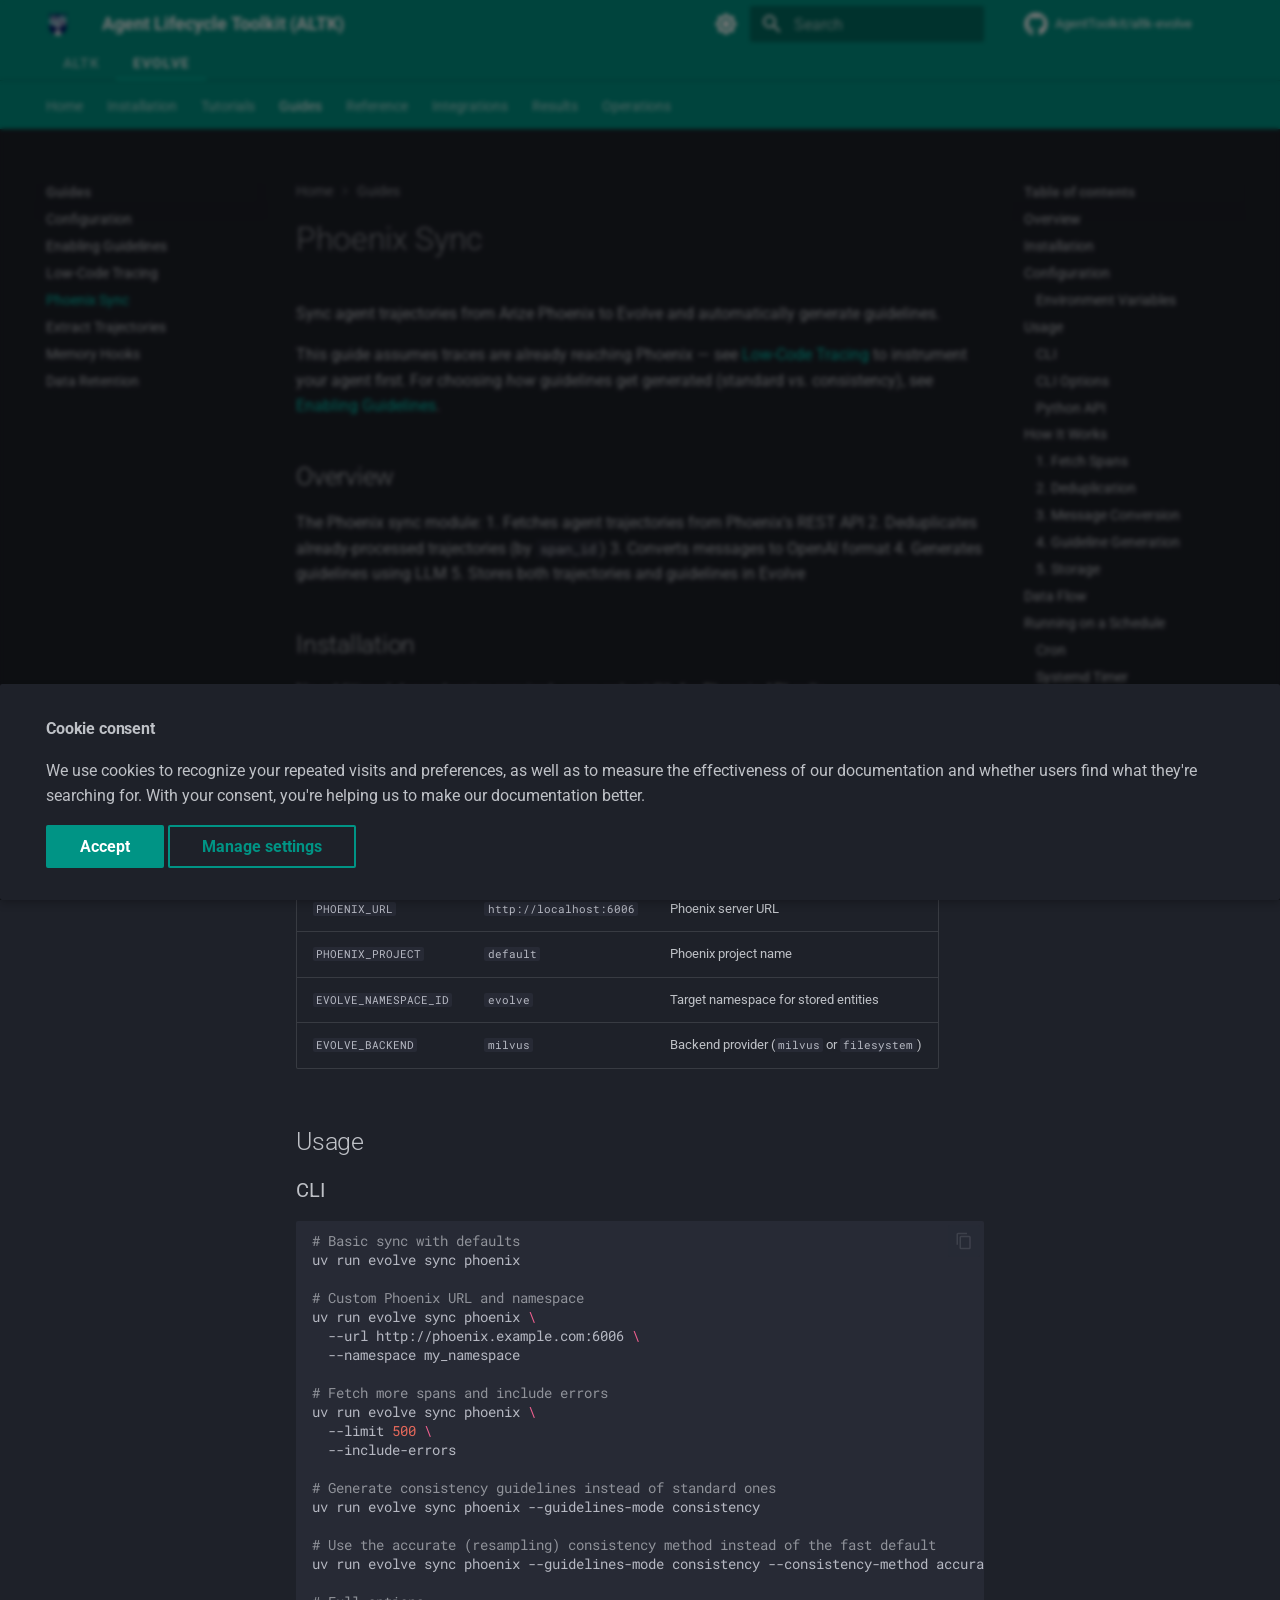
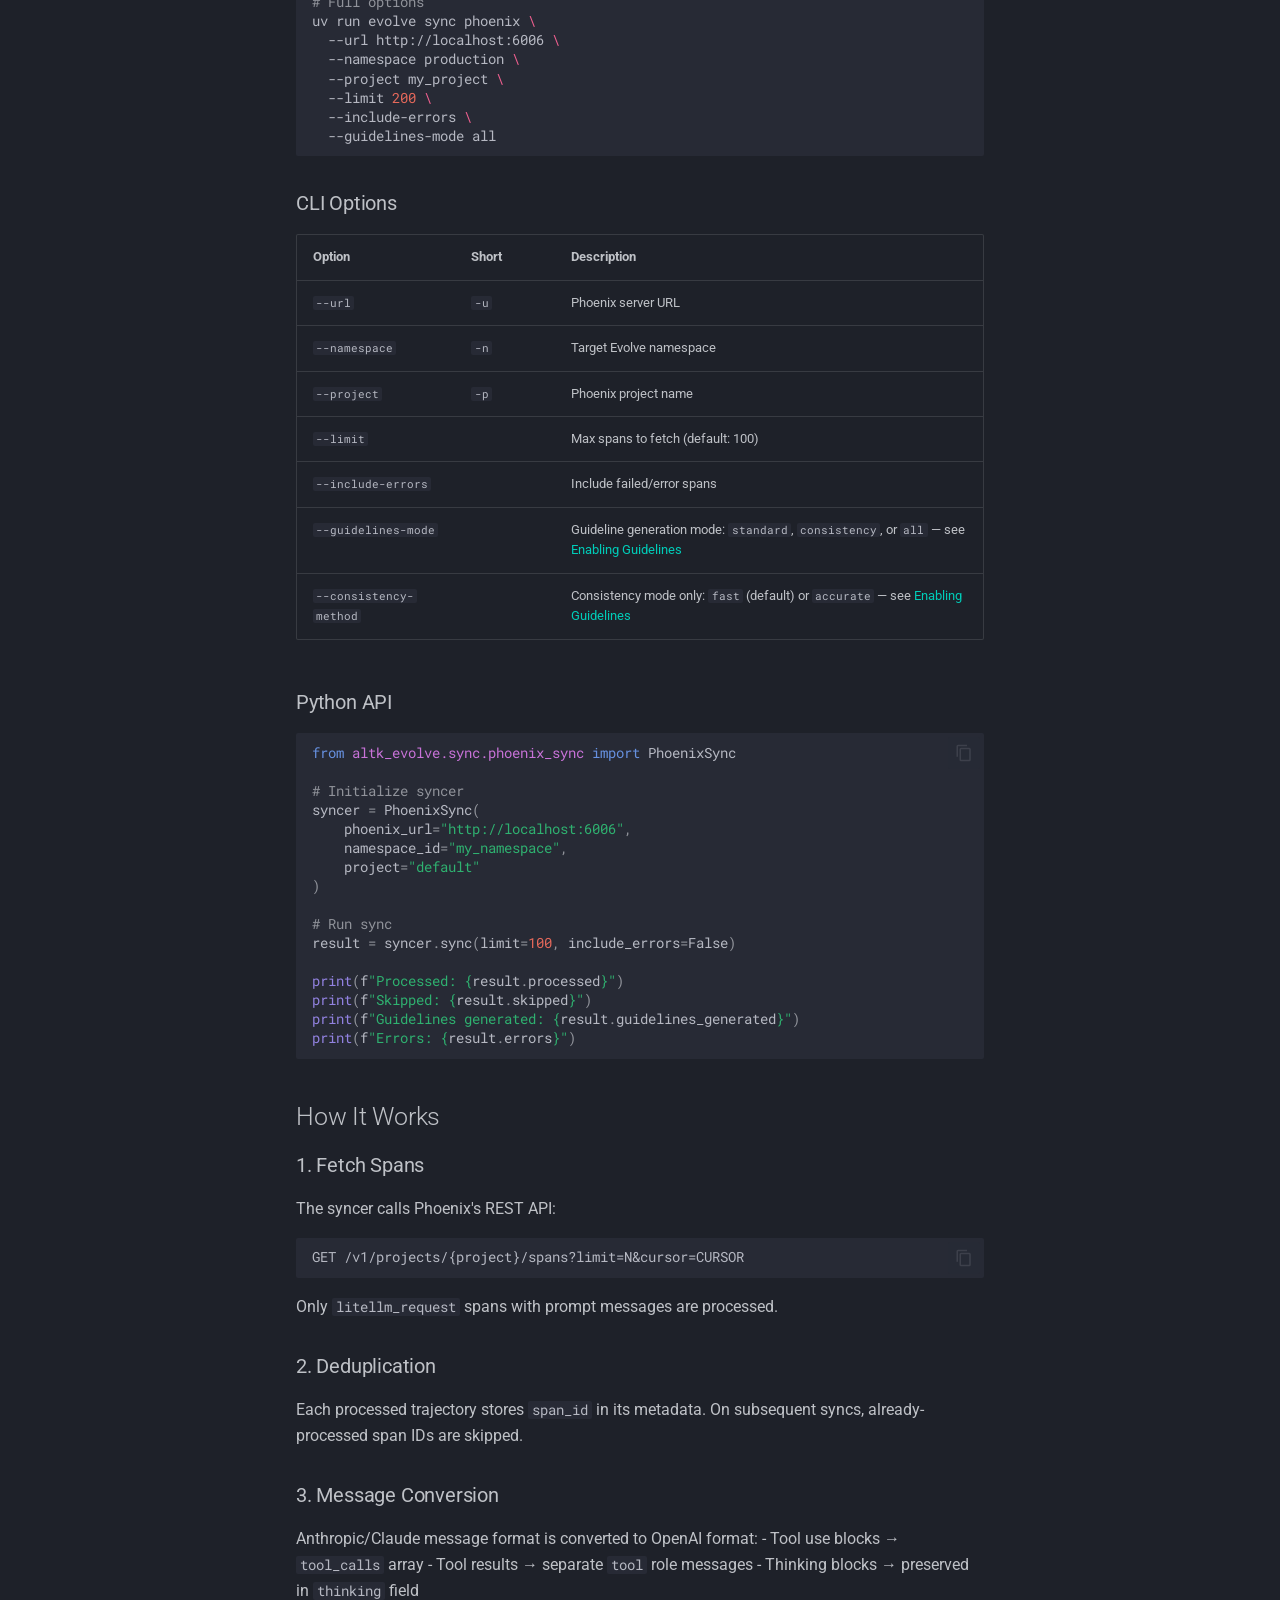
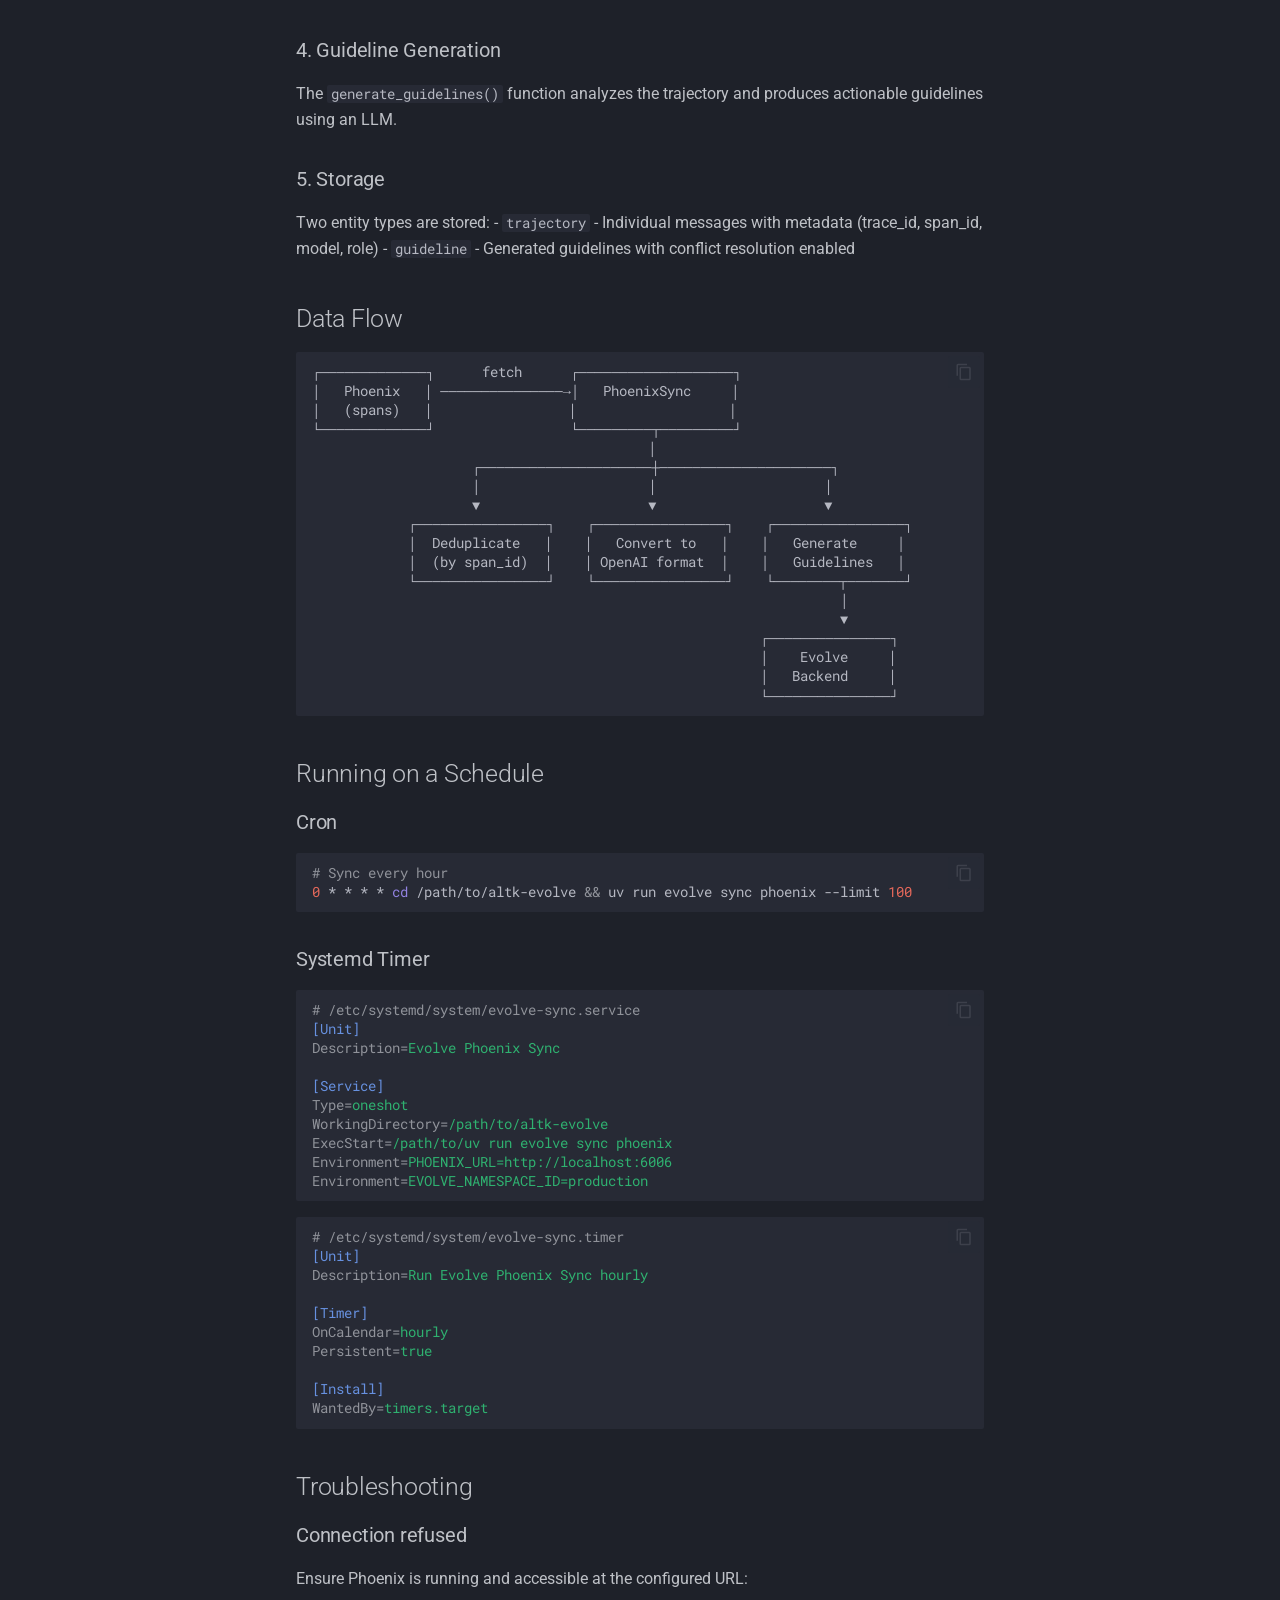
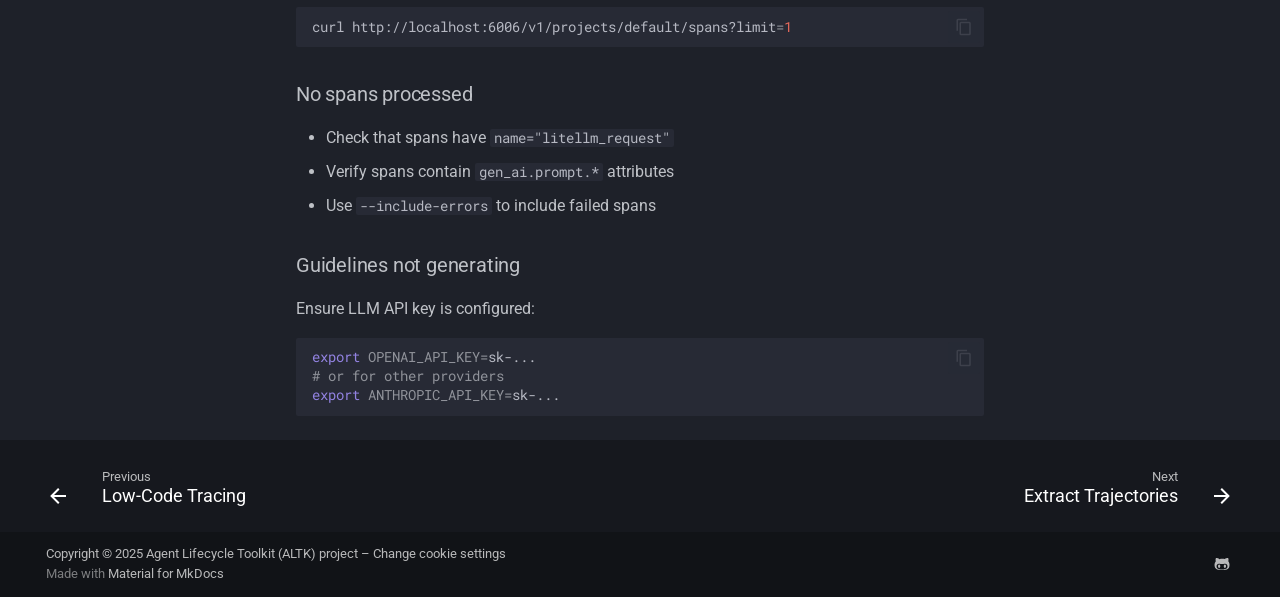
<file: guides/phoenix-sync/index.html>
<!doctype html>
<html lang="en" class="no-js">
  <head>
    
      <meta charset="utf-8">
      <meta name="viewport" content="width=device-width,initial-scale=1">
      
        <meta name="description" content="Evolve is a component in the Agent Lifecycle Toolkit (ALTK) that gives agent builders the ability to iteratively improve their agents by learning from previous trajectories.">
      
      
      
        <link rel="canonical" href="https://agenttoolkit.github.io/evolve/guides/phoenix-sync/">
      
      
        <link rel="prev" href="../low-code-tracing/">
      
      
        <link rel="next" href="../extract-trajectories/">
      
      
        
      
      
      <link rel="icon" href="../../assets/logo-32x32.png">
      <meta name="generator" content="mkdocs-1.6.1, mkdocs-material-9.7.6">
    
    
      
        <title>Phoenix Sync - Agent Lifecycle Toolkit (ALTK)</title>
      
    
    

      <link rel="stylesheet" href="../../assets/stylesheets/main.484c7ddc.min.css">
      
        
        <link rel="stylesheet" href="../../assets/stylesheets/palette.ab4e12ef.min.css">
      
      


    
<style>
  github-repo-card {
    max-width: 800px;
    --ghrc-radius-lg: .1rem;
    --ghrc-border: var(--md-primary-fg-color);
    --ghrc-border-width: .1rem;
  }
</style>

    
      
    
    
      
        
        
        <link rel="preconnect" href="https://fonts.gstatic.com" crossorigin>
        <link rel="stylesheet" href="https://fonts.googleapis.com/css?family=Roboto:300,300i,400,400i,700,700i%7CRoboto+Mono:400,400i,700,700i&display=fallback">
        <style>:root{--md-text-font:"Roboto";--md-code-font:"Roboto Mono"}</style>
      
    
    
      <link rel="stylesheet" href="../../stylesheets/extra.css">
    
    <script>__md_scope=new URL("../..",location),__md_hash=e=>[...e].reduce(((e,_)=>(e<<5)-e+_.charCodeAt(0)),0),__md_get=(e,_=localStorage,t=__md_scope)=>JSON.parse(_.getItem(t.pathname+"."+e)),__md_set=(e,_,t=localStorage,a=__md_scope)=>{try{t.setItem(a.pathname+"."+e,JSON.stringify(_))}catch(e){}}</script>
    
      
  


  
  

<script id="__analytics">function __md_analytics(){function e(){dataLayer.push(arguments)}window.dataLayer=window.dataLayer||[],e("js",new Date),e("config",""),document.addEventListener("DOMContentLoaded",(function(){document.forms.search&&document.forms.search.query.addEventListener("blur",(function(){this.value&&e("event","search",{search_term:this.value})}));document$.subscribe((function(){var t=document.forms.feedback;if(void 0!==t)for(var a of t.querySelectorAll("[type=submit]"))a.addEventListener("click",(function(a){a.preventDefault();var n=document.location.pathname,d=this.getAttribute("data-md-value");e("event","feedback",{page:n,data:d}),t.firstElementChild.disabled=!0;var r=t.querySelector(".md-feedback__note [data-md-value='"+d+"']");r&&(r.hidden=!1)})),t.hidden=!1})),location$.subscribe((function(t){e("config","",{page_path:t.pathname})}))}));var t=document.createElement("script");t.async=!0,t.src="https://www.googletagmanager.com/gtag/js?id=",document.getElementById("__analytics").insertAdjacentElement("afterEnd",t)}</script>
  
    <script>if("undefined"!=typeof __md_analytics){var consent=__md_get("__consent");consent&&consent.analytics&&__md_analytics()}</script>
  

    
    
  </head>
  
  
    
    
      
    
    
    
    
    <body dir="ltr" data-md-color-scheme="slate" data-md-color-primary="teal" data-md-color-accent="teal">
  
    
    <input class="md-toggle" data-md-toggle="drawer" type="checkbox" id="__drawer" autocomplete="off">
    <input class="md-toggle" data-md-toggle="search" type="checkbox" id="__search" autocomplete="off">
    <label class="md-overlay" for="__drawer"></label>
    <div data-md-component="skip">
      
        
        <a href="#phoenix-sync" class="md-skip">
          Skip to content
        </a>
      
    </div>
    <div data-md-component="announce">
      
    </div>
    
    
      

<header class="md-header" data-md-component="header">
  <nav class="md-header__inner md-grid" aria-label="Header">
    <a href="../.." title="Agent Lifecycle Toolkit (ALTK)" class="md-header__button md-logo" aria-label="Agent Lifecycle Toolkit (ALTK)" data-md-component="logo">
      
  <img src="../../assets/logo-512x512.png" alt="logo">

    </a>
    <label class="md-header__button md-icon" for="__drawer">
      
      <svg xmlns="http://www.w3.org/2000/svg" viewBox="0 0 24 24"><path d="M3 6h18v2H3zm0 5h18v2H3zm0 5h18v2H3z"/></svg>
    </label>
    <div class="md-header__title" data-md-component="header-title">
      <div class="md-header__ellipsis">
        <div class="md-header__topic">
          <span class="md-ellipsis">
            Agent Lifecycle Toolkit (ALTK)
          </span>
        </div>
        <div class="md-header__topic" data-md-component="header-topic">
          <span class="md-ellipsis">
            
              Phoenix Sync
            
          </span>
        </div>
      </div>
    </div>
    
      
        <form class="md-header__option" data-md-component="palette">
  
    
    
    
    <input class="md-option" data-md-color-media="" data-md-color-scheme="slate" data-md-color-primary="teal" data-md-color-accent="teal"  aria-label="Switch to light mode"  type="radio" name="__palette" id="__palette_0">
    
      <label class="md-header__button md-icon" title="Switch to light mode" for="__palette_1" hidden>
        <svg xmlns="http://www.w3.org/2000/svg" viewBox="0 0 24 24"><path d="M12 8a4 4 0 0 0-4 4 4 4 0 0 0 4 4 4 4 0 0 0 4-4 4 4 0 0 0-4-4m0 10a6 6 0 0 1-6-6 6 6 0 0 1 6-6 6 6 0 0 1 6 6 6 6 0 0 1-6 6m8-9.31V4h-4.69L12 .69 8.69 4H4v4.69L.69 12 4 15.31V20h4.69L12 23.31 15.31 20H20v-4.69L23.31 12z"/></svg>
      </label>
    
  
    
    
    
    <input class="md-option" data-md-color-media="(prefers-color-scheme: light)" data-md-color-scheme="default" data-md-color-primary="teal" data-md-color-accent="teal"  aria-label="Switch to dark mode"  type="radio" name="__palette" id="__palette_1">
    
      <label class="md-header__button md-icon" title="Switch to dark mode" for="__palette_2" hidden>
        <svg xmlns="http://www.w3.org/2000/svg" viewBox="0 0 24 24"><path d="M12 18c-.89 0-1.74-.2-2.5-.55C11.56 16.5 13 14.42 13 12s-1.44-4.5-3.5-5.45C10.26 6.2 11.11 6 12 6a6 6 0 0 1 6 6 6 6 0 0 1-6 6m8-9.31V4h-4.69L12 .69 8.69 4H4v4.69L.69 12 4 15.31V20h4.69L12 23.31 15.31 20H20v-4.69L23.31 12z"/></svg>
      </label>
    
  
    
    
    
    <input class="md-option" data-md-color-media="(prefers-color-scheme: dark)" data-md-color-scheme="slate" data-md-color-primary="teal" data-md-color-accent="teal"  aria-label="Switch to system preference"  type="radio" name="__palette" id="__palette_2">
    
      <label class="md-header__button md-icon" title="Switch to system preference" for="__palette_0" hidden>
        <svg xmlns="http://www.w3.org/2000/svg" viewBox="0 0 24 24"><path d="m14.3 16-.7-2h-3.2l-.7 2H7.8L11 7h2l3.2 9zM20 8.69V4h-4.69L12 .69 8.69 4H4v4.69L.69 12 4 15.31V20h4.69L12 23.31 15.31 20H20v-4.69L23.31 12zm-9.15 3.96h2.3L12 9z"/></svg>
      </label>
    
  
</form>
      
    
    
      <script>var palette=__md_get("__palette");if(palette&&palette.color){if("(prefers-color-scheme)"===palette.color.media){var media=matchMedia("(prefers-color-scheme: light)"),input=document.querySelector(media.matches?"[data-md-color-media='(prefers-color-scheme: light)']":"[data-md-color-media='(prefers-color-scheme: dark)']");palette.color.media=input.getAttribute("data-md-color-media"),palette.color.scheme=input.getAttribute("data-md-color-scheme"),palette.color.primary=input.getAttribute("data-md-color-primary"),palette.color.accent=input.getAttribute("data-md-color-accent")}for(var[key,value]of Object.entries(palette.color))document.body.setAttribute("data-md-color-"+key,value)}</script>
    
    
    
      
      
        <label class="md-header__button md-icon" for="__search">
          
          <svg xmlns="http://www.w3.org/2000/svg" viewBox="0 0 24 24"><path d="M9.5 3A6.5 6.5 0 0 1 16 9.5c0 1.61-.59 3.09-1.56 4.23l.27.27h.79l5 5-1.5 1.5-5-5v-.79l-.27-.27A6.52 6.52 0 0 1 9.5 16 6.5 6.5 0 0 1 3 9.5 6.5 6.5 0 0 1 9.5 3m0 2C7 5 5 7 5 9.5S7 14 9.5 14 14 12 14 9.5 12 5 9.5 5"/></svg>
        </label>
        <div class="md-search" data-md-component="search" role="dialog">
  <label class="md-search__overlay" for="__search"></label>
  <div class="md-search__inner" role="search">
    <form class="md-search__form" name="search">
      <input type="text" class="md-search__input" name="query" aria-label="Search" placeholder="Search" autocapitalize="off" autocorrect="off" autocomplete="off" spellcheck="false" data-md-component="search-query" required>
      <label class="md-search__icon md-icon" for="__search">
        
        <svg xmlns="http://www.w3.org/2000/svg" viewBox="0 0 24 24"><path d="M9.5 3A6.5 6.5 0 0 1 16 9.5c0 1.61-.59 3.09-1.56 4.23l.27.27h.79l5 5-1.5 1.5-5-5v-.79l-.27-.27A6.52 6.52 0 0 1 9.5 16 6.5 6.5 0 0 1 3 9.5 6.5 6.5 0 0 1 9.5 3m0 2C7 5 5 7 5 9.5S7 14 9.5 14 14 12 14 9.5 12 5 9.5 5"/></svg>
        
        <svg xmlns="http://www.w3.org/2000/svg" viewBox="0 0 24 24"><path d="M20 11v2H8l5.5 5.5-1.42 1.42L4.16 12l7.92-7.92L13.5 5.5 8 11z"/></svg>
      </label>
      <nav class="md-search__options" aria-label="Search">
        
        <button type="reset" class="md-search__icon md-icon" title="Clear" aria-label="Clear" tabindex="-1">
          
          <svg xmlns="http://www.w3.org/2000/svg" viewBox="0 0 24 24"><path d="M19 6.41 17.59 5 12 10.59 6.41 5 5 6.41 10.59 12 5 17.59 6.41 19 12 13.41 17.59 19 19 17.59 13.41 12z"/></svg>
        </button>
      </nav>
      
        <div class="md-search__suggest" data-md-component="search-suggest"></div>
      
    </form>
    <div class="md-search__output">
      <div class="md-search__scrollwrap" tabindex="0" data-md-scrollfix>
        <div class="md-search-result" data-md-component="search-result">
          <div class="md-search-result__meta">
            Initializing search
          </div>
          <ol class="md-search-result__list" role="presentation"></ol>
        </div>
      </div>
    </div>
  </div>
</div>
      
    
    
      <div class="md-header__source">
        <a href="https://github.com/AgentToolkit/altk-evolve" title="Go to repository" class="md-source" data-md-component="source">
  <div class="md-source__icon md-icon">
    
    <svg xmlns="http://www.w3.org/2000/svg" viewBox="0 0 512 512"><!--! Font Awesome Free 7.1.0 by @fontawesome - https://fontawesome.com License - https://fontawesome.com/license/free (Icons: CC BY 4.0, Fonts: SIL OFL 1.1, Code: MIT License) Copyright 2025 Fonticons, Inc.--><path d="M173.9 397.4c0 2-2.3 3.6-5.2 3.6-3.3.3-5.6-1.3-5.6-3.6 0-2 2.3-3.6 5.2-3.6 3-.3 5.6 1.3 5.6 3.6m-31.1-4.5c-.7 2 1.3 4.3 4.3 4.9 2.6 1 5.6 0 6.2-2s-1.3-4.3-4.3-5.2c-2.6-.7-5.5.3-6.2 2.3m44.2-1.7c-2.9.7-4.9 2.6-4.6 4.9.3 2 2.9 3.3 5.9 2.6 2.9-.7 4.9-2.6 4.6-4.6-.3-1.9-3-3.2-5.9-2.9M252.8 8C114.1 8 8 113.3 8 252c0 110.9 69.8 205.8 169.5 239.2 12.8 2.3 17.3-5.6 17.3-12.1 0-6.2-.3-40.4-.3-61.4 0 0-70 15-84.7-29.8 0 0-11.4-29.1-27.8-36.6 0 0-22.9-15.7 1.6-15.4 0 0 24.9 2 38.6 25.8 21.9 38.6 58.6 27.5 72.9 20.9 2.3-16 8.8-27.1 16-33.7-55.9-6.2-112.3-14.3-112.3-110.5 0-27.5 7.6-41.3 23.6-58.9-2.6-6.5-11.1-33.3 2.6-67.9 20.9-6.5 69 27 69 27 20-5.6 41.5-8.5 62.8-8.5s42.8 2.9 62.8 8.5c0 0 48.1-33.6 69-27 13.7 34.7 5.2 61.4 2.6 67.9 16 17.7 25.8 31.5 25.8 58.9 0 96.5-58.9 104.2-114.8 110.5 9.2 7.9 17 22.9 17 46.4 0 33.7-.3 75.4-.3 83.6 0 6.5 4.6 14.4 17.3 12.1C436.2 457.8 504 362.9 504 252 504 113.3 391.5 8 252.8 8M105.2 352.9c-1.3 1-1 3.3.7 5.2 1.6 1.6 3.9 2.3 5.2 1 1.3-1 1-3.3-.7-5.2-1.6-1.6-3.9-2.3-5.2-1m-10.8-8.1c-.7 1.3.3 2.9 2.3 3.9 1.6 1 3.6.7 4.3-.7.7-1.3-.3-2.9-2.3-3.9-2-.6-3.6-.3-4.3.7m32.4 35.6c-1.6 1.3-1 4.3 1.3 6.2 2.3 2.3 5.2 2.6 6.5 1 1.3-1.3.7-4.3-1.3-6.2-2.2-2.3-5.2-2.6-6.5-1m-11.4-14.7c-1.6 1-1.6 3.6 0 5.9s4.3 3.3 5.6 2.3c1.6-1.3 1.6-3.9 0-6.2-1.4-2.3-4-3.3-5.6-2"/></svg>
  </div>
  <div class="md-source__repository">
    AgentToolkit/altk-evolve
  </div>
</a>
      </div>
    
  </nav>
  
</header>
    
    <div class="md-container" data-md-component="container">
      
      


<nav class="project-nav" aria-label="Project navigation">
  <div class="project-nav__inner md-grid">
    
    <a href="https://agenttoolkit.github.io/altk-main/"
       class="project-nav__item"
       target="_self" rel="noopener noreferrer"
       aria-current="false">
      
      ALTK
    </a>
    
    <a href="https://agenttoolkit.github.io/altk-evolve/"
       class="project-nav__item project-nav__item--active"
       
       aria-current="page">
      
      Evolve
    </a>
    
  </div>
</nav>


        
          
            
<nav class="md-tabs" aria-label="Tabs" data-md-component="tabs">
  <div class="md-grid">
    <ul class="md-tabs__list">
      
        
  
  
  
  
    <li class="md-tabs__item">
      <a href="../.." class="md-tabs__link">
        
  
  
    
  
  Home

      </a>
    </li>
  

      
        
  
  
  
  
    <li class="md-tabs__item">
      <a href="../../installation/" class="md-tabs__link">
        
  
  
    
  
  Installation

      </a>
    </li>
  

      
        
  
  
  
  
    
    
      <li class="md-tabs__item">
        <a href="../../tutorials/" class="md-tabs__link">
          
  
  
    
  
  Tutorials

        </a>
      </li>
    
  

      
        
  
  
  
    
  
  
    
    
      <li class="md-tabs__item md-tabs__item--active">
        <a href="../configuration/" class="md-tabs__link">
          
  
  
    
  
  Guides

        </a>
      </li>
    
  

      
        
  
  
  
  
    
    
      <li class="md-tabs__item">
        <a href="../../reference/cli/" class="md-tabs__link">
          
  
  
    
  
  Reference

        </a>
      </li>
    
  

      
        
  
  
  
  
    
    
      <li class="md-tabs__item">
        <a href="../../integrations/claude/evolve-lite/" class="md-tabs__link">
          
  
  
    
  
  Integrations

        </a>
      </li>
    
  

      
        
  
  
  
  
    
    
      <li class="md-tabs__item">
        <a href="../../results/" class="md-tabs__link">
          
  
  
    
  
  Results

        </a>
      </li>
    
  

      
        
  
  
  
  
    
    
      <li class="md-tabs__item">
        <a href="../../operations/docker-testing/" class="md-tabs__link">
          
  
  
    
  
  Operations

        </a>
      </li>
    
  

      
    </ul>
  </div>
</nav>
          
        
      

      <main class="md-main" data-md-component="main">
        <div class="md-main__inner md-grid">
          
            
              
              <div class="md-sidebar md-sidebar--primary" data-md-component="sidebar" data-md-type="navigation" >
                <div class="md-sidebar__scrollwrap">
                  <div class="md-sidebar__inner">
                    


  


<nav class="md-nav md-nav--primary md-nav--lifted" aria-label="Navigation" data-md-level="0">
  <label class="md-nav__title" for="__drawer">
    <a href="../.." title="Agent Lifecycle Toolkit (ALTK)" class="md-nav__button md-logo" aria-label="Agent Lifecycle Toolkit (ALTK)" data-md-component="logo">
      
  <img src="../../assets/logo-512x512.png" alt="logo">

    </a>
    Agent Lifecycle Toolkit (ALTK)
  </label>
  
    <div class="md-nav__source">
      <a href="https://github.com/AgentToolkit/altk-evolve" title="Go to repository" class="md-source" data-md-component="source">
  <div class="md-source__icon md-icon">
    
    <svg xmlns="http://www.w3.org/2000/svg" viewBox="0 0 512 512"><!--! Font Awesome Free 7.1.0 by @fontawesome - https://fontawesome.com License - https://fontawesome.com/license/free (Icons: CC BY 4.0, Fonts: SIL OFL 1.1, Code: MIT License) Copyright 2025 Fonticons, Inc.--><path d="M173.9 397.4c0 2-2.3 3.6-5.2 3.6-3.3.3-5.6-1.3-5.6-3.6 0-2 2.3-3.6 5.2-3.6 3-.3 5.6 1.3 5.6 3.6m-31.1-4.5c-.7 2 1.3 4.3 4.3 4.9 2.6 1 5.6 0 6.2-2s-1.3-4.3-4.3-5.2c-2.6-.7-5.5.3-6.2 2.3m44.2-1.7c-2.9.7-4.9 2.6-4.6 4.9.3 2 2.9 3.3 5.9 2.6 2.9-.7 4.9-2.6 4.6-4.6-.3-1.9-3-3.2-5.9-2.9M252.8 8C114.1 8 8 113.3 8 252c0 110.9 69.8 205.8 169.5 239.2 12.8 2.3 17.3-5.6 17.3-12.1 0-6.2-.3-40.4-.3-61.4 0 0-70 15-84.7-29.8 0 0-11.4-29.1-27.8-36.6 0 0-22.9-15.7 1.6-15.4 0 0 24.9 2 38.6 25.8 21.9 38.6 58.6 27.5 72.9 20.9 2.3-16 8.8-27.1 16-33.7-55.9-6.2-112.3-14.3-112.3-110.5 0-27.5 7.6-41.3 23.6-58.9-2.6-6.5-11.1-33.3 2.6-67.9 20.9-6.5 69 27 69 27 20-5.6 41.5-8.5 62.8-8.5s42.8 2.9 62.8 8.5c0 0 48.1-33.6 69-27 13.7 34.7 5.2 61.4 2.6 67.9 16 17.7 25.8 31.5 25.8 58.9 0 96.5-58.9 104.2-114.8 110.5 9.2 7.9 17 22.9 17 46.4 0 33.7-.3 75.4-.3 83.6 0 6.5 4.6 14.4 17.3 12.1C436.2 457.8 504 362.9 504 252 504 113.3 391.5 8 252.8 8M105.2 352.9c-1.3 1-1 3.3.7 5.2 1.6 1.6 3.9 2.3 5.2 1 1.3-1 1-3.3-.7-5.2-1.6-1.6-3.9-2.3-5.2-1m-10.8-8.1c-.7 1.3.3 2.9 2.3 3.9 1.6 1 3.6.7 4.3-.7.7-1.3-.3-2.9-2.3-3.9-2-.6-3.6-.3-4.3.7m32.4 35.6c-1.6 1.3-1 4.3 1.3 6.2 2.3 2.3 5.2 2.6 6.5 1 1.3-1.3.7-4.3-1.3-6.2-2.2-2.3-5.2-2.6-6.5-1m-11.4-14.7c-1.6 1-1.6 3.6 0 5.9s4.3 3.3 5.6 2.3c1.6-1.3 1.6-3.9 0-6.2-1.4-2.3-4-3.3-5.6-2"/></svg>
  </div>
  <div class="md-source__repository">
    AgentToolkit/altk-evolve
  </div>
</a>
    </div>
  
  <ul class="md-nav__list" data-md-scrollfix>
    
      
      
  
  
  
  
    <li class="md-nav__item">
      <a href="../.." class="md-nav__link">
        
  
  
  <span class="md-ellipsis">
    
  
    Home
  

    
  </span>
  
  

      </a>
    </li>
  

    
      
      
  
  
  
  
    <li class="md-nav__item">
      <a href="../../installation/" class="md-nav__link">
        
  
  
  <span class="md-ellipsis">
    
  
    Installation
  

    
  </span>
  
  

      </a>
    </li>
  

    
      
      
  
  
  
  
    
    
      
        
          
        
      
        
      
        
      
        
      
        
      
    
    
    
      
      
        
      
    
    
    <li class="md-nav__item md-nav__item--nested">
      
        
        
        <input class="md-nav__toggle md-toggle " type="checkbox" id="__nav_3" >
        
          
          <div class="md-nav__link md-nav__container">
            <a href="../../tutorials/" class="md-nav__link ">
              
  
  
  <span class="md-ellipsis">
    
  
    Tutorials
  

    
  </span>
  
  

            </a>
            
              
              <label class="md-nav__link " for="__nav_3" id="__nav_3_label" tabindex="0">
                <span class="md-nav__icon md-icon"></span>
              </label>
            
          </div>
        
        <nav class="md-nav" data-md-level="1" aria-labelledby="__nav_3_label" aria-expanded="false">
          <label class="md-nav__title" for="__nav_3">
            <span class="md-nav__icon md-icon"></span>
            
  
    Tutorials
  

          </label>
          <ul class="md-nav__list" data-md-scrollfix>
            
              
            
              
                
  
  
  
  
    <li class="md-nav__item">
      <a href="../../examples/hello_world/bob/" class="md-nav__link">
        
  
  
  <span class="md-ellipsis">
    
  
    Starter Example (IBM Bob)
  

    
  </span>
  
  

      </a>
    </li>
  

              
            
              
                
  
  
  
  
    <li class="md-nav__item">
      <a href="../../examples/hello_world/claude/" class="md-nav__link">
        
  
  
  <span class="md-ellipsis">
    
  
    Starter Example (Claude Code)
  

    
  </span>
  
  

      </a>
    </li>
  

              
            
              
                
  
  
  
  
    <li class="md-nav__item">
      <a href="../../examples/hello_world/codex/" class="md-nav__link">
        
  
  
  <span class="md-ellipsis">
    
  
    Starter Example (Codex)
  

    
  </span>
  
  

      </a>
    </li>
  

              
            
              
                
  
  
  
  
    <li class="md-nav__item">
      <a href="../../tutorials/guidelines-loop/" class="md-nav__link">
        
  
  
  <span class="md-ellipsis">
    
  
    Starter Example (Evolving Agent Loop)
  

    
  </span>
  
  

      </a>
    </li>
  

              
            
          </ul>
        </nav>
      
    </li>
  

    
      
      
  
  
    
  
  
  
    
    
      
        
      
        
      
        
      
        
      
        
      
        
      
        
      
    
    
    
      
        
        
      
      
        
      
    
    
    <li class="md-nav__item md-nav__item--active md-nav__item--section md-nav__item--nested">
      
        
        
        <input class="md-nav__toggle md-toggle " type="checkbox" id="__nav_4" checked>
        
          
          <label class="md-nav__link" for="__nav_4" id="__nav_4_label" tabindex="">
            
  
  
  <span class="md-ellipsis">
    
  
    Guides
  

    
  </span>
  
  

            <span class="md-nav__icon md-icon"></span>
          </label>
        
        <nav class="md-nav" data-md-level="1" aria-labelledby="__nav_4_label" aria-expanded="true">
          <label class="md-nav__title" for="__nav_4">
            <span class="md-nav__icon md-icon"></span>
            
  
    Guides
  

          </label>
          <ul class="md-nav__list" data-md-scrollfix>
            
              
                
  
  
  
  
    <li class="md-nav__item">
      <a href="../configuration/" class="md-nav__link">
        
  
  
  <span class="md-ellipsis">
    
  
    Configuration
  

    
  </span>
  
  

      </a>
    </li>
  

              
            
              
                
  
  
  
  
    <li class="md-nav__item">
      <a href="../guidelines/" class="md-nav__link">
        
  
  
  <span class="md-ellipsis">
    
  
    Enabling Guidelines
  

    
  </span>
  
  

      </a>
    </li>
  

              
            
              
                
  
  
  
  
    <li class="md-nav__item">
      <a href="../low-code-tracing/" class="md-nav__link">
        
  
  
  <span class="md-ellipsis">
    
  
    Low-Code Tracing
  

    
  </span>
  
  

      </a>
    </li>
  

              
            
              
                
  
  
    
  
  
  
    <li class="md-nav__item md-nav__item--active">
      
      <input class="md-nav__toggle md-toggle" type="checkbox" id="__toc">
      
      
        
      
      
        <label class="md-nav__link md-nav__link--active" for="__toc">
          
  
  
  <span class="md-ellipsis">
    
  
    Phoenix Sync
  

    
  </span>
  
  

          <span class="md-nav__icon md-icon"></span>
        </label>
      
      <a href="./" class="md-nav__link md-nav__link--active">
        
  
  
  <span class="md-ellipsis">
    
  
    Phoenix Sync
  

    
  </span>
  
  

      </a>
      
        

<nav class="md-nav md-nav--secondary" aria-label="Table of contents">
  
  
  
    
  
  
    <label class="md-nav__title" for="__toc">
      <span class="md-nav__icon md-icon"></span>
      Table of contents
    </label>
    <ul class="md-nav__list" data-md-component="toc" data-md-scrollfix>
      
        <li class="md-nav__item">
  <a href="#overview" class="md-nav__link">
    <span class="md-ellipsis">
      
        Overview
      
    </span>
  </a>
  
</li>
      
        <li class="md-nav__item">
  <a href="#installation" class="md-nav__link">
    <span class="md-ellipsis">
      
        Installation
      
    </span>
  </a>
  
</li>
      
        <li class="md-nav__item">
  <a href="#configuration" class="md-nav__link">
    <span class="md-ellipsis">
      
        Configuration
      
    </span>
  </a>
  
    <nav class="md-nav" aria-label="Configuration">
      <ul class="md-nav__list">
        
          <li class="md-nav__item">
  <a href="#environment-variables" class="md-nav__link">
    <span class="md-ellipsis">
      
        Environment Variables
      
    </span>
  </a>
  
</li>
        
      </ul>
    </nav>
  
</li>
      
        <li class="md-nav__item">
  <a href="#usage" class="md-nav__link">
    <span class="md-ellipsis">
      
        Usage
      
    </span>
  </a>
  
    <nav class="md-nav" aria-label="Usage">
      <ul class="md-nav__list">
        
          <li class="md-nav__item">
  <a href="#cli" class="md-nav__link">
    <span class="md-ellipsis">
      
        CLI
      
    </span>
  </a>
  
</li>
        
          <li class="md-nav__item">
  <a href="#cli-options" class="md-nav__link">
    <span class="md-ellipsis">
      
        CLI Options
      
    </span>
  </a>
  
</li>
        
          <li class="md-nav__item">
  <a href="#python-api" class="md-nav__link">
    <span class="md-ellipsis">
      
        Python API
      
    </span>
  </a>
  
</li>
        
      </ul>
    </nav>
  
</li>
      
        <li class="md-nav__item">
  <a href="#how-it-works" class="md-nav__link">
    <span class="md-ellipsis">
      
        How It Works
      
    </span>
  </a>
  
    <nav class="md-nav" aria-label="How It Works">
      <ul class="md-nav__list">
        
          <li class="md-nav__item">
  <a href="#1-fetch-spans" class="md-nav__link">
    <span class="md-ellipsis">
      
        1. Fetch Spans
      
    </span>
  </a>
  
</li>
        
          <li class="md-nav__item">
  <a href="#2-deduplication" class="md-nav__link">
    <span class="md-ellipsis">
      
        2. Deduplication
      
    </span>
  </a>
  
</li>
        
          <li class="md-nav__item">
  <a href="#3-message-conversion" class="md-nav__link">
    <span class="md-ellipsis">
      
        3. Message Conversion
      
    </span>
  </a>
  
</li>
        
          <li class="md-nav__item">
  <a href="#4-guideline-generation" class="md-nav__link">
    <span class="md-ellipsis">
      
        4. Guideline Generation
      
    </span>
  </a>
  
</li>
        
          <li class="md-nav__item">
  <a href="#5-storage" class="md-nav__link">
    <span class="md-ellipsis">
      
        5. Storage
      
    </span>
  </a>
  
</li>
        
      </ul>
    </nav>
  
</li>
      
        <li class="md-nav__item">
  <a href="#data-flow" class="md-nav__link">
    <span class="md-ellipsis">
      
        Data Flow
      
    </span>
  </a>
  
</li>
      
        <li class="md-nav__item">
  <a href="#running-on-a-schedule" class="md-nav__link">
    <span class="md-ellipsis">
      
        Running on a Schedule
      
    </span>
  </a>
  
    <nav class="md-nav" aria-label="Running on a Schedule">
      <ul class="md-nav__list">
        
          <li class="md-nav__item">
  <a href="#cron" class="md-nav__link">
    <span class="md-ellipsis">
      
        Cron
      
    </span>
  </a>
  
</li>
        
          <li class="md-nav__item">
  <a href="#systemd-timer" class="md-nav__link">
    <span class="md-ellipsis">
      
        Systemd Timer
      
    </span>
  </a>
  
</li>
        
      </ul>
    </nav>
  
</li>
      
        <li class="md-nav__item">
  <a href="#troubleshooting" class="md-nav__link">
    <span class="md-ellipsis">
      
        Troubleshooting
      
    </span>
  </a>
  
    <nav class="md-nav" aria-label="Troubleshooting">
      <ul class="md-nav__list">
        
          <li class="md-nav__item">
  <a href="#connection-refused" class="md-nav__link">
    <span class="md-ellipsis">
      
        Connection refused
      
    </span>
  </a>
  
</li>
        
          <li class="md-nav__item">
  <a href="#no-spans-processed" class="md-nav__link">
    <span class="md-ellipsis">
      
        No spans processed
      
    </span>
  </a>
  
</li>
        
          <li class="md-nav__item">
  <a href="#guidelines-not-generating" class="md-nav__link">
    <span class="md-ellipsis">
      
        Guidelines not generating
      
    </span>
  </a>
  
</li>
        
      </ul>
    </nav>
  
</li>
      
    </ul>
  
</nav>
      
    </li>
  

              
            
              
                
  
  
  
  
    <li class="md-nav__item">
      <a href="../extract-trajectories/" class="md-nav__link">
        
  
  
  <span class="md-ellipsis">
    
  
    Extract Trajectories
  

    
  </span>
  
  

      </a>
    </li>
  

              
            
              
                
  
  
  
  
    <li class="md-nav__item">
      <a href="../memory-hooks/" class="md-nav__link">
        
  
  
  <span class="md-ellipsis">
    
  
    Memory Hooks
  

    
  </span>
  
  

      </a>
    </li>
  

              
            
              
                
  
  
  
  
    <li class="md-nav__item">
      <a href="../retention/" class="md-nav__link">
        
  
  
  <span class="md-ellipsis">
    
  
    Data Retention
  

    
  </span>
  
  

      </a>
    </li>
  

              
            
          </ul>
        </nav>
      
    </li>
  

    
      
      
  
  
  
  
    
    
      
        
      
        
      
    
    
    
      
      
        
      
    
    
    <li class="md-nav__item md-nav__item--nested">
      
        
        
        <input class="md-nav__toggle md-toggle " type="checkbox" id="__nav_5" >
        
          
          <label class="md-nav__link" for="__nav_5" id="__nav_5_label" tabindex="0">
            
  
  
  <span class="md-ellipsis">
    
  
    Reference
  

    
  </span>
  
  

            <span class="md-nav__icon md-icon"></span>
          </label>
        
        <nav class="md-nav" data-md-level="1" aria-labelledby="__nav_5_label" aria-expanded="false">
          <label class="md-nav__title" for="__nav_5">
            <span class="md-nav__icon md-icon"></span>
            
  
    Reference
  

          </label>
          <ul class="md-nav__list" data-md-scrollfix>
            
              
                
  
  
  
  
    <li class="md-nav__item">
      <a href="../../reference/cli/" class="md-nav__link">
        
  
  
  <span class="md-ellipsis">
    
  
    CLI
  

    
  </span>
  
  

      </a>
    </li>
  

              
            
              
                
  
  
  
  
    <li class="md-nav__item">
      <a href="../../reference/policies/" class="md-nav__link">
        
  
  
  <span class="md-ellipsis">
    
  
    Policies
  

    
  </span>
  
  

      </a>
    </li>
  

              
            
          </ul>
        </nav>
      
    </li>
  

    
      
      
  
  
  
  
    
    
      
        
      
    
    
    
      
      
        
      
    
    
    <li class="md-nav__item md-nav__item--nested">
      
        
        
        <input class="md-nav__toggle md-toggle " type="checkbox" id="__nav_6" >
        
          
          <label class="md-nav__link" for="__nav_6" id="__nav_6_label" tabindex="0">
            
  
  
  <span class="md-ellipsis">
    
  
    Integrations
  

    
  </span>
  
  

            <span class="md-nav__icon md-icon"></span>
          </label>
        
        <nav class="md-nav" data-md-level="1" aria-labelledby="__nav_6_label" aria-expanded="false">
          <label class="md-nav__title" for="__nav_6">
            <span class="md-nav__icon md-icon"></span>
            
  
    Integrations
  

          </label>
          <ul class="md-nav__list" data-md-scrollfix>
            
              
                
  
  
  
  
    <li class="md-nav__item">
      <a href="../../integrations/claude/evolve-lite/" class="md-nav__link">
        
  
  
  <span class="md-ellipsis">
    
  
    Evolve Lite (Claude Code)
  

    
  </span>
  
  

      </a>
    </li>
  

              
            
          </ul>
        </nav>
      
    </li>
  

    
      
      
  
  
  
  
    
    
      
        
          
        
      
    
    
    
      
      
        
      
    
    
    <li class="md-nav__item md-nav__item--nested">
      
        
        
        <input class="md-nav__toggle md-toggle " type="checkbox" id="__nav_7" >
        
          
          <div class="md-nav__link md-nav__container">
            <a href="../../results/" class="md-nav__link ">
              
  
  
  <span class="md-ellipsis">
    
  
    Results
  

    
  </span>
  
  

            </a>
            
          </div>
        
        <nav class="md-nav" data-md-level="1" aria-labelledby="__nav_7_label" aria-expanded="false">
          <label class="md-nav__title" for="__nav_7">
            <span class="md-nav__icon md-icon"></span>
            
  
    Results
  

          </label>
          <ul class="md-nav__list" data-md-scrollfix>
            
              
            
          </ul>
        </nav>
      
    </li>
  

    
      
      
  
  
  
  
    
    
      
        
      
    
    
    
      
      
        
      
    
    
    <li class="md-nav__item md-nav__item--nested">
      
        
        
        <input class="md-nav__toggle md-toggle " type="checkbox" id="__nav_8" >
        
          
          <label class="md-nav__link" for="__nav_8" id="__nav_8_label" tabindex="0">
            
  
  
  <span class="md-ellipsis">
    
  
    Operations
  

    
  </span>
  
  

            <span class="md-nav__icon md-icon"></span>
          </label>
        
        <nav class="md-nav" data-md-level="1" aria-labelledby="__nav_8_label" aria-expanded="false">
          <label class="md-nav__title" for="__nav_8">
            <span class="md-nav__icon md-icon"></span>
            
  
    Operations
  

          </label>
          <ul class="md-nav__list" data-md-scrollfix>
            
              
                
  
  
  
  
    <li class="md-nav__item">
      <a href="../../operations/docker-testing/" class="md-nav__link">
        
  
  
  <span class="md-ellipsis">
    
  
    Docker Testing
  

    
  </span>
  
  

      </a>
    </li>
  

              
            
          </ul>
        </nav>
      
    </li>
  

    
  </ul>
</nav>
                  </div>
                </div>
              </div>
            
            
              
              <div class="md-sidebar md-sidebar--secondary" data-md-component="sidebar" data-md-type="toc" >
                <div class="md-sidebar__scrollwrap">
                  <div class="md-sidebar__inner">
                    

<nav class="md-nav md-nav--secondary" aria-label="Table of contents">
  
  
  
    
  
  
    <label class="md-nav__title" for="__toc">
      <span class="md-nav__icon md-icon"></span>
      Table of contents
    </label>
    <ul class="md-nav__list" data-md-component="toc" data-md-scrollfix>
      
        <li class="md-nav__item">
  <a href="#overview" class="md-nav__link">
    <span class="md-ellipsis">
      
        Overview
      
    </span>
  </a>
  
</li>
      
        <li class="md-nav__item">
  <a href="#installation" class="md-nav__link">
    <span class="md-ellipsis">
      
        Installation
      
    </span>
  </a>
  
</li>
      
        <li class="md-nav__item">
  <a href="#configuration" class="md-nav__link">
    <span class="md-ellipsis">
      
        Configuration
      
    </span>
  </a>
  
    <nav class="md-nav" aria-label="Configuration">
      <ul class="md-nav__list">
        
          <li class="md-nav__item">
  <a href="#environment-variables" class="md-nav__link">
    <span class="md-ellipsis">
      
        Environment Variables
      
    </span>
  </a>
  
</li>
        
      </ul>
    </nav>
  
</li>
      
        <li class="md-nav__item">
  <a href="#usage" class="md-nav__link">
    <span class="md-ellipsis">
      
        Usage
      
    </span>
  </a>
  
    <nav class="md-nav" aria-label="Usage">
      <ul class="md-nav__list">
        
          <li class="md-nav__item">
  <a href="#cli" class="md-nav__link">
    <span class="md-ellipsis">
      
        CLI
      
    </span>
  </a>
  
</li>
        
          <li class="md-nav__item">
  <a href="#cli-options" class="md-nav__link">
    <span class="md-ellipsis">
      
        CLI Options
      
    </span>
  </a>
  
</li>
        
          <li class="md-nav__item">
  <a href="#python-api" class="md-nav__link">
    <span class="md-ellipsis">
      
        Python API
      
    </span>
  </a>
  
</li>
        
      </ul>
    </nav>
  
</li>
      
        <li class="md-nav__item">
  <a href="#how-it-works" class="md-nav__link">
    <span class="md-ellipsis">
      
        How It Works
      
    </span>
  </a>
  
    <nav class="md-nav" aria-label="How It Works">
      <ul class="md-nav__list">
        
          <li class="md-nav__item">
  <a href="#1-fetch-spans" class="md-nav__link">
    <span class="md-ellipsis">
      
        1. Fetch Spans
      
    </span>
  </a>
  
</li>
        
          <li class="md-nav__item">
  <a href="#2-deduplication" class="md-nav__link">
    <span class="md-ellipsis">
      
        2. Deduplication
      
    </span>
  </a>
  
</li>
        
          <li class="md-nav__item">
  <a href="#3-message-conversion" class="md-nav__link">
    <span class="md-ellipsis">
      
        3. Message Conversion
      
    </span>
  </a>
  
</li>
        
          <li class="md-nav__item">
  <a href="#4-guideline-generation" class="md-nav__link">
    <span class="md-ellipsis">
      
        4. Guideline Generation
      
    </span>
  </a>
  
</li>
        
          <li class="md-nav__item">
  <a href="#5-storage" class="md-nav__link">
    <span class="md-ellipsis">
      
        5. Storage
      
    </span>
  </a>
  
</li>
        
      </ul>
    </nav>
  
</li>
      
        <li class="md-nav__item">
  <a href="#data-flow" class="md-nav__link">
    <span class="md-ellipsis">
      
        Data Flow
      
    </span>
  </a>
  
</li>
      
        <li class="md-nav__item">
  <a href="#running-on-a-schedule" class="md-nav__link">
    <span class="md-ellipsis">
      
        Running on a Schedule
      
    </span>
  </a>
  
    <nav class="md-nav" aria-label="Running on a Schedule">
      <ul class="md-nav__list">
        
          <li class="md-nav__item">
  <a href="#cron" class="md-nav__link">
    <span class="md-ellipsis">
      
        Cron
      
    </span>
  </a>
  
</li>
        
          <li class="md-nav__item">
  <a href="#systemd-timer" class="md-nav__link">
    <span class="md-ellipsis">
      
        Systemd Timer
      
    </span>
  </a>
  
</li>
        
      </ul>
    </nav>
  
</li>
      
        <li class="md-nav__item">
  <a href="#troubleshooting" class="md-nav__link">
    <span class="md-ellipsis">
      
        Troubleshooting
      
    </span>
  </a>
  
    <nav class="md-nav" aria-label="Troubleshooting">
      <ul class="md-nav__list">
        
          <li class="md-nav__item">
  <a href="#connection-refused" class="md-nav__link">
    <span class="md-ellipsis">
      
        Connection refused
      
    </span>
  </a>
  
</li>
        
          <li class="md-nav__item">
  <a href="#no-spans-processed" class="md-nav__link">
    <span class="md-ellipsis">
      
        No spans processed
      
    </span>
  </a>
  
</li>
        
          <li class="md-nav__item">
  <a href="#guidelines-not-generating" class="md-nav__link">
    <span class="md-ellipsis">
      
        Guidelines not generating
      
    </span>
  </a>
  
</li>
        
      </ul>
    </nav>
  
</li>
      
    </ul>
  
</nav>
                  </div>
                </div>
              </div>
            
          
          
            <div class="md-content" data-md-component="content">
              
                



  


  <nav class="md-path" aria-label="Navigation" >
    <ol class="md-path__list">
      
        
  
  
    <li class="md-path__item">
      <a href="../.." class="md-path__link">
        
  <span class="md-ellipsis">
    Home
  </span>

      </a>
    </li>
  

      
      
        
  
  
    
    
      <li class="md-path__item">
        <a href="../configuration/" class="md-path__link">
          
  <span class="md-ellipsis">
    Guides
  </span>

        </a>
      </li>
    
  

      
    </ol>
  </nav>

              
              <article class="md-content__inner md-typeset">
                
                  


  
  


<h1 id="phoenix-sync">Phoenix Sync<a class="headerlink" href="#phoenix-sync" title="Permanent link">&para;</a></h1>
<p>Sync agent trajectories from Arize Phoenix to Evolve and automatically generate guidelines.</p>
<p>This guide assumes traces are already reaching Phoenix — see <a href="../low-code-tracing/">Low-Code Tracing</a> to instrument your agent first. For choosing <em>how</em> guidelines get generated (standard vs. consistency), see <a href="../guidelines/">Enabling Guidelines</a>.</p>
<h2 id="overview">Overview<a class="headerlink" href="#overview" title="Permanent link">&para;</a></h2>
<p>The Phoenix sync module:
1. Fetches agent trajectories from Phoenix's REST API
2. Deduplicates already-processed trajectories (by <code>span_id</code>)
3. Converts messages to OpenAI format
4. Generates guidelines using LLM
5. Stores both trajectories and guidelines in Evolve</p>
<h2 id="installation">Installation<a class="headerlink" href="#installation" title="Permanent link">&para;</a></h2>
<p>No additional dependencies required - uses only stdlib for Phoenix API calls.</p>
<h2 id="configuration">Configuration<a class="headerlink" href="#configuration" title="Permanent link">&para;</a></h2>
<h3 id="environment-variables">Environment Variables<a class="headerlink" href="#environment-variables" title="Permanent link">&para;</a></h3>
<table>
<thead>
<tr>
<th>Variable</th>
<th>Default</th>
<th>Description</th>
</tr>
</thead>
<tbody>
<tr>
<td><code>PHOENIX_URL</code></td>
<td><code>http://localhost:6006</code></td>
<td>Phoenix server URL</td>
</tr>
<tr>
<td><code>PHOENIX_PROJECT</code></td>
<td><code>default</code></td>
<td>Phoenix project name</td>
</tr>
<tr>
<td><code>EVOLVE_NAMESPACE_ID</code></td>
<td><code>evolve</code></td>
<td>Target namespace for stored entities</td>
</tr>
<tr>
<td><code>EVOLVE_BACKEND</code></td>
<td><code>milvus</code></td>
<td>Backend provider (<code>milvus</code> or <code>filesystem</code>)</td>
</tr>
</tbody>
</table>
<h2 id="usage">Usage<a class="headerlink" href="#usage" title="Permanent link">&para;</a></h2>
<h3 id="cli">CLI<a class="headerlink" href="#cli" title="Permanent link">&para;</a></h3>
<div class="highlight"><pre><span></span><code><a id="__codelineno-0-1" name="__codelineno-0-1" href="#__codelineno-0-1"></a><span class="c1"># Basic sync with defaults</span>
<a id="__codelineno-0-2" name="__codelineno-0-2" href="#__codelineno-0-2"></a>uv<span class="w"> </span>run<span class="w"> </span>evolve<span class="w"> </span>sync<span class="w"> </span>phoenix
<a id="__codelineno-0-3" name="__codelineno-0-3" href="#__codelineno-0-3"></a>
<a id="__codelineno-0-4" name="__codelineno-0-4" href="#__codelineno-0-4"></a><span class="c1"># Custom Phoenix URL and namespace</span>
<a id="__codelineno-0-5" name="__codelineno-0-5" href="#__codelineno-0-5"></a>uv<span class="w"> </span>run<span class="w"> </span>evolve<span class="w"> </span>sync<span class="w"> </span>phoenix<span class="w"> </span><span class="se">\</span>
<a id="__codelineno-0-6" name="__codelineno-0-6" href="#__codelineno-0-6"></a><span class="w">  </span>--url<span class="w"> </span>http://phoenix.example.com:6006<span class="w"> </span><span class="se">\</span>
<a id="__codelineno-0-7" name="__codelineno-0-7" href="#__codelineno-0-7"></a><span class="w">  </span>--namespace<span class="w"> </span>my_namespace
<a id="__codelineno-0-8" name="__codelineno-0-8" href="#__codelineno-0-8"></a>
<a id="__codelineno-0-9" name="__codelineno-0-9" href="#__codelineno-0-9"></a><span class="c1"># Fetch more spans and include errors</span>
<a id="__codelineno-0-10" name="__codelineno-0-10" href="#__codelineno-0-10"></a>uv<span class="w"> </span>run<span class="w"> </span>evolve<span class="w"> </span>sync<span class="w"> </span>phoenix<span class="w"> </span><span class="se">\</span>
<a id="__codelineno-0-11" name="__codelineno-0-11" href="#__codelineno-0-11"></a><span class="w">  </span>--limit<span class="w"> </span><span class="m">500</span><span class="w"> </span><span class="se">\</span>
<a id="__codelineno-0-12" name="__codelineno-0-12" href="#__codelineno-0-12"></a><span class="w">  </span>--include-errors
<a id="__codelineno-0-13" name="__codelineno-0-13" href="#__codelineno-0-13"></a>
<a id="__codelineno-0-14" name="__codelineno-0-14" href="#__codelineno-0-14"></a><span class="c1"># Generate consistency guidelines instead of standard ones</span>
<a id="__codelineno-0-15" name="__codelineno-0-15" href="#__codelineno-0-15"></a>uv<span class="w"> </span>run<span class="w"> </span>evolve<span class="w"> </span>sync<span class="w"> </span>phoenix<span class="w"> </span>--guidelines-mode<span class="w"> </span>consistency
<a id="__codelineno-0-16" name="__codelineno-0-16" href="#__codelineno-0-16"></a>
<a id="__codelineno-0-17" name="__codelineno-0-17" href="#__codelineno-0-17"></a><span class="c1"># Use the accurate (resampling) consistency method instead of the fast default</span>
<a id="__codelineno-0-18" name="__codelineno-0-18" href="#__codelineno-0-18"></a>uv<span class="w"> </span>run<span class="w"> </span>evolve<span class="w"> </span>sync<span class="w"> </span>phoenix<span class="w"> </span>--guidelines-mode<span class="w"> </span>consistency<span class="w"> </span>--consistency-method<span class="w"> </span>accurate
<a id="__codelineno-0-19" name="__codelineno-0-19" href="#__codelineno-0-19"></a>
<a id="__codelineno-0-20" name="__codelineno-0-20" href="#__codelineno-0-20"></a><span class="c1"># Full options</span>
<a id="__codelineno-0-21" name="__codelineno-0-21" href="#__codelineno-0-21"></a>uv<span class="w"> </span>run<span class="w"> </span>evolve<span class="w"> </span>sync<span class="w"> </span>phoenix<span class="w"> </span><span class="se">\</span>
<a id="__codelineno-0-22" name="__codelineno-0-22" href="#__codelineno-0-22"></a><span class="w">  </span>--url<span class="w"> </span>http://localhost:6006<span class="w"> </span><span class="se">\</span>
<a id="__codelineno-0-23" name="__codelineno-0-23" href="#__codelineno-0-23"></a><span class="w">  </span>--namespace<span class="w"> </span>production<span class="w"> </span><span class="se">\</span>
<a id="__codelineno-0-24" name="__codelineno-0-24" href="#__codelineno-0-24"></a><span class="w">  </span>--project<span class="w"> </span>my_project<span class="w"> </span><span class="se">\</span>
<a id="__codelineno-0-25" name="__codelineno-0-25" href="#__codelineno-0-25"></a><span class="w">  </span>--limit<span class="w"> </span><span class="m">200</span><span class="w"> </span><span class="se">\</span>
<a id="__codelineno-0-26" name="__codelineno-0-26" href="#__codelineno-0-26"></a><span class="w">  </span>--include-errors<span class="w"> </span><span class="se">\</span>
<a id="__codelineno-0-27" name="__codelineno-0-27" href="#__codelineno-0-27"></a><span class="w">  </span>--guidelines-mode<span class="w"> </span>all
</code></pre></div>
<h3 id="cli-options">CLI Options<a class="headerlink" href="#cli-options" title="Permanent link">&para;</a></h3>
<table>
<thead>
<tr>
<th>Option</th>
<th>Short</th>
<th>Description</th>
</tr>
</thead>
<tbody>
<tr>
<td><code>--url</code></td>
<td><code>-u</code></td>
<td>Phoenix server URL</td>
</tr>
<tr>
<td><code>--namespace</code></td>
<td><code>-n</code></td>
<td>Target Evolve namespace</td>
</tr>
<tr>
<td><code>--project</code></td>
<td><code>-p</code></td>
<td>Phoenix project name</td>
</tr>
<tr>
<td><code>--limit</code></td>
<td></td>
<td>Max spans to fetch (default: 100)</td>
</tr>
<tr>
<td><code>--include-errors</code></td>
<td></td>
<td>Include failed/error spans</td>
</tr>
<tr>
<td><code>--guidelines-mode</code></td>
<td></td>
<td>Guideline generation mode: <code>standard</code>, <code>consistency</code>, or <code>all</code> — see <a href="../guidelines/">Enabling Guidelines</a></td>
</tr>
<tr>
<td><code>--consistency-method</code></td>
<td></td>
<td>Consistency mode only: <code>fast</code> (default) or <code>accurate</code> — see <a href="../guidelines/#choosing-a-consistency-method">Enabling Guidelines</a></td>
</tr>
</tbody>
</table>
<h3 id="python-api">Python API<a class="headerlink" href="#python-api" title="Permanent link">&para;</a></h3>
<div class="highlight"><pre><span></span><code><a id="__codelineno-1-1" name="__codelineno-1-1" href="#__codelineno-1-1"></a><span class="kn">from</span><span class="w"> </span><span class="nn">altk_evolve.sync.phoenix_sync</span><span class="w"> </span><span class="kn">import</span> <span class="n">PhoenixSync</span>
<a id="__codelineno-1-2" name="__codelineno-1-2" href="#__codelineno-1-2"></a>
<a id="__codelineno-1-3" name="__codelineno-1-3" href="#__codelineno-1-3"></a><span class="c1"># Initialize syncer</span>
<a id="__codelineno-1-4" name="__codelineno-1-4" href="#__codelineno-1-4"></a><span class="n">syncer</span> <span class="o">=</span> <span class="n">PhoenixSync</span><span class="p">(</span>
<a id="__codelineno-1-5" name="__codelineno-1-5" href="#__codelineno-1-5"></a>    <span class="n">phoenix_url</span><span class="o">=</span><span class="s2">&quot;http://localhost:6006&quot;</span><span class="p">,</span>
<a id="__codelineno-1-6" name="__codelineno-1-6" href="#__codelineno-1-6"></a>    <span class="n">namespace_id</span><span class="o">=</span><span class="s2">&quot;my_namespace&quot;</span><span class="p">,</span>
<a id="__codelineno-1-7" name="__codelineno-1-7" href="#__codelineno-1-7"></a>    <span class="n">project</span><span class="o">=</span><span class="s2">&quot;default&quot;</span>
<a id="__codelineno-1-8" name="__codelineno-1-8" href="#__codelineno-1-8"></a><span class="p">)</span>
<a id="__codelineno-1-9" name="__codelineno-1-9" href="#__codelineno-1-9"></a>
<a id="__codelineno-1-10" name="__codelineno-1-10" href="#__codelineno-1-10"></a><span class="c1"># Run sync</span>
<a id="__codelineno-1-11" name="__codelineno-1-11" href="#__codelineno-1-11"></a><span class="n">result</span> <span class="o">=</span> <span class="n">syncer</span><span class="o">.</span><span class="n">sync</span><span class="p">(</span><span class="n">limit</span><span class="o">=</span><span class="mi">100</span><span class="p">,</span> <span class="n">include_errors</span><span class="o">=</span><span class="kc">False</span><span class="p">)</span>
<a id="__codelineno-1-12" name="__codelineno-1-12" href="#__codelineno-1-12"></a>
<a id="__codelineno-1-13" name="__codelineno-1-13" href="#__codelineno-1-13"></a><span class="nb">print</span><span class="p">(</span><span class="sa">f</span><span class="s2">&quot;Processed: </span><span class="si">{</span><span class="n">result</span><span class="o">.</span><span class="n">processed</span><span class="si">}</span><span class="s2">&quot;</span><span class="p">)</span>
<a id="__codelineno-1-14" name="__codelineno-1-14" href="#__codelineno-1-14"></a><span class="nb">print</span><span class="p">(</span><span class="sa">f</span><span class="s2">&quot;Skipped: </span><span class="si">{</span><span class="n">result</span><span class="o">.</span><span class="n">skipped</span><span class="si">}</span><span class="s2">&quot;</span><span class="p">)</span>
<a id="__codelineno-1-15" name="__codelineno-1-15" href="#__codelineno-1-15"></a><span class="nb">print</span><span class="p">(</span><span class="sa">f</span><span class="s2">&quot;Guidelines generated: </span><span class="si">{</span><span class="n">result</span><span class="o">.</span><span class="n">guidelines_generated</span><span class="si">}</span><span class="s2">&quot;</span><span class="p">)</span>
<a id="__codelineno-1-16" name="__codelineno-1-16" href="#__codelineno-1-16"></a><span class="nb">print</span><span class="p">(</span><span class="sa">f</span><span class="s2">&quot;Errors: </span><span class="si">{</span><span class="n">result</span><span class="o">.</span><span class="n">errors</span><span class="si">}</span><span class="s2">&quot;</span><span class="p">)</span>
</code></pre></div>
<h2 id="how-it-works">How It Works<a class="headerlink" href="#how-it-works" title="Permanent link">&para;</a></h2>
<h3 id="1-fetch-spans">1. Fetch Spans<a class="headerlink" href="#1-fetch-spans" title="Permanent link">&para;</a></h3>
<p>The syncer calls Phoenix's REST API:
<div class="highlight"><pre><span></span><code><a id="__codelineno-2-1" name="__codelineno-2-1" href="#__codelineno-2-1"></a>GET /v1/projects/{project}/spans?limit=N&amp;cursor=CURSOR
</code></pre></div></p>
<p>Only <code>litellm_request</code> spans with prompt messages are processed.</p>
<h3 id="2-deduplication">2. Deduplication<a class="headerlink" href="#2-deduplication" title="Permanent link">&para;</a></h3>
<p>Each processed trajectory stores <code>span_id</code> in its metadata. On subsequent syncs, already-processed span IDs are skipped.</p>
<h3 id="3-message-conversion">3. Message Conversion<a class="headerlink" href="#3-message-conversion" title="Permanent link">&para;</a></h3>
<p>Anthropic/Claude message format is converted to OpenAI format:
- Tool use blocks → <code>tool_calls</code> array
- Tool results → separate <code>tool</code> role messages
- Thinking blocks → preserved in <code>thinking</code> field</p>
<h3 id="4-guideline-generation">4. Guideline Generation<a class="headerlink" href="#4-guideline-generation" title="Permanent link">&para;</a></h3>
<p>The <code>generate_guidelines()</code> function analyzes the trajectory and produces actionable guidelines using an LLM.</p>
<h3 id="5-storage">5. Storage<a class="headerlink" href="#5-storage" title="Permanent link">&para;</a></h3>
<p>Two entity types are stored:
- <code>trajectory</code> - Individual messages with metadata (trace_id, span_id, model, role)
- <code>guideline</code> - Generated guidelines with conflict resolution enabled</p>
<h2 id="data-flow">Data Flow<a class="headerlink" href="#data-flow" title="Permanent link">&para;</a></h2>
<div class="highlight"><pre><span></span><code><a id="__codelineno-3-1" name="__codelineno-3-1" href="#__codelineno-3-1"></a>┌─────────────┐      fetch      ┌───────────────────┐
<a id="__codelineno-3-2" name="__codelineno-3-2" href="#__codelineno-3-2"></a>│   Phoenix   │ ───────────────→│   PhoenixSync     │
<a id="__codelineno-3-3" name="__codelineno-3-3" href="#__codelineno-3-3"></a>│   (spans)   │                 │                   │
<a id="__codelineno-3-4" name="__codelineno-3-4" href="#__codelineno-3-4"></a>└─────────────┘                 └─────────┬─────────┘
<a id="__codelineno-3-5" name="__codelineno-3-5" href="#__codelineno-3-5"></a>                                          │
<a id="__codelineno-3-6" name="__codelineno-3-6" href="#__codelineno-3-6"></a>                    ┌─────────────────────┼─────────────────────┐
<a id="__codelineno-3-7" name="__codelineno-3-7" href="#__codelineno-3-7"></a>                    │                     │                     │
<a id="__codelineno-3-8" name="__codelineno-3-8" href="#__codelineno-3-8"></a>                    ▼                     ▼                     ▼
<a id="__codelineno-3-9" name="__codelineno-3-9" href="#__codelineno-3-9"></a>            ┌────────────────┐    ┌────────────────┐    ┌────────────────┐
<a id="__codelineno-3-10" name="__codelineno-3-10" href="#__codelineno-3-10"></a>            │  Deduplicate   │    │   Convert to   │    │   Generate     │
<a id="__codelineno-3-11" name="__codelineno-3-11" href="#__codelineno-3-11"></a>            │  (by span_id)  │    │ OpenAI format  │    │   Guidelines   │
<a id="__codelineno-3-12" name="__codelineno-3-12" href="#__codelineno-3-12"></a>            └────────────────┘    └────────────────┘    └────────┬───────┘
<a id="__codelineno-3-13" name="__codelineno-3-13" href="#__codelineno-3-13"></a>                                                                  │
<a id="__codelineno-3-14" name="__codelineno-3-14" href="#__codelineno-3-14"></a>                                                                  ▼
<a id="__codelineno-3-15" name="__codelineno-3-15" href="#__codelineno-3-15"></a>                                                        ┌───────────────┐
<a id="__codelineno-3-16" name="__codelineno-3-16" href="#__codelineno-3-16"></a>                                                        │    Evolve     │
<a id="__codelineno-3-17" name="__codelineno-3-17" href="#__codelineno-3-17"></a>                                                        │   Backend     │
<a id="__codelineno-3-18" name="__codelineno-3-18" href="#__codelineno-3-18"></a>                                                        └───────────────┘
</code></pre></div>
<h2 id="running-on-a-schedule">Running on a Schedule<a class="headerlink" href="#running-on-a-schedule" title="Permanent link">&para;</a></h2>
<h3 id="cron">Cron<a class="headerlink" href="#cron" title="Permanent link">&para;</a></h3>
<div class="highlight"><pre><span></span><code><a id="__codelineno-4-1" name="__codelineno-4-1" href="#__codelineno-4-1"></a><span class="c1"># Sync every hour</span>
<a id="__codelineno-4-2" name="__codelineno-4-2" href="#__codelineno-4-2"></a><span class="m">0</span><span class="w"> </span>*<span class="w"> </span>*<span class="w"> </span>*<span class="w"> </span>*<span class="w"> </span><span class="nb">cd</span><span class="w"> </span>/path/to/altk-evolve<span class="w"> </span><span class="o">&amp;&amp;</span><span class="w"> </span>uv<span class="w"> </span>run<span class="w"> </span>evolve<span class="w"> </span>sync<span class="w"> </span>phoenix<span class="w"> </span>--limit<span class="w"> </span><span class="m">100</span>
</code></pre></div>
<h3 id="systemd-timer">Systemd Timer<a class="headerlink" href="#systemd-timer" title="Permanent link">&para;</a></h3>
<div class="highlight"><pre><span></span><code><a id="__codelineno-5-1" name="__codelineno-5-1" href="#__codelineno-5-1"></a><span class="c1"># /etc/systemd/system/evolve-sync.service</span>
<a id="__codelineno-5-2" name="__codelineno-5-2" href="#__codelineno-5-2"></a><span class="k">[Unit]</span>
<a id="__codelineno-5-3" name="__codelineno-5-3" href="#__codelineno-5-3"></a><span class="na">Description</span><span class="o">=</span><span class="s">Evolve Phoenix Sync</span>
<a id="__codelineno-5-4" name="__codelineno-5-4" href="#__codelineno-5-4"></a>
<a id="__codelineno-5-5" name="__codelineno-5-5" href="#__codelineno-5-5"></a><span class="k">[Service]</span>
<a id="__codelineno-5-6" name="__codelineno-5-6" href="#__codelineno-5-6"></a><span class="na">Type</span><span class="o">=</span><span class="s">oneshot</span>
<a id="__codelineno-5-7" name="__codelineno-5-7" href="#__codelineno-5-7"></a><span class="na">WorkingDirectory</span><span class="o">=</span><span class="s">/path/to/altk-evolve</span>
<a id="__codelineno-5-8" name="__codelineno-5-8" href="#__codelineno-5-8"></a><span class="na">ExecStart</span><span class="o">=</span><span class="s">/path/to/uv run evolve sync phoenix</span>
<a id="__codelineno-5-9" name="__codelineno-5-9" href="#__codelineno-5-9"></a><span class="na">Environment</span><span class="o">=</span><span class="s">PHOENIX_URL=http://localhost:6006</span>
<a id="__codelineno-5-10" name="__codelineno-5-10" href="#__codelineno-5-10"></a><span class="na">Environment</span><span class="o">=</span><span class="s">EVOLVE_NAMESPACE_ID=production</span>
</code></pre></div>
<div class="highlight"><pre><span></span><code><a id="__codelineno-6-1" name="__codelineno-6-1" href="#__codelineno-6-1"></a><span class="c1"># /etc/systemd/system/evolve-sync.timer</span>
<a id="__codelineno-6-2" name="__codelineno-6-2" href="#__codelineno-6-2"></a><span class="k">[Unit]</span>
<a id="__codelineno-6-3" name="__codelineno-6-3" href="#__codelineno-6-3"></a><span class="na">Description</span><span class="o">=</span><span class="s">Run Evolve Phoenix Sync hourly</span>
<a id="__codelineno-6-4" name="__codelineno-6-4" href="#__codelineno-6-4"></a>
<a id="__codelineno-6-5" name="__codelineno-6-5" href="#__codelineno-6-5"></a><span class="k">[Timer]</span>
<a id="__codelineno-6-6" name="__codelineno-6-6" href="#__codelineno-6-6"></a><span class="na">OnCalendar</span><span class="o">=</span><span class="s">hourly</span>
<a id="__codelineno-6-7" name="__codelineno-6-7" href="#__codelineno-6-7"></a><span class="na">Persistent</span><span class="o">=</span><span class="s">true</span>
<a id="__codelineno-6-8" name="__codelineno-6-8" href="#__codelineno-6-8"></a>
<a id="__codelineno-6-9" name="__codelineno-6-9" href="#__codelineno-6-9"></a><span class="k">[Install]</span>
<a id="__codelineno-6-10" name="__codelineno-6-10" href="#__codelineno-6-10"></a><span class="na">WantedBy</span><span class="o">=</span><span class="s">timers.target</span>
</code></pre></div>
<h2 id="troubleshooting">Troubleshooting<a class="headerlink" href="#troubleshooting" title="Permanent link">&para;</a></h2>
<h3 id="connection-refused">Connection refused<a class="headerlink" href="#connection-refused" title="Permanent link">&para;</a></h3>
<p>Ensure Phoenix is running and accessible at the configured URL:
<div class="highlight"><pre><span></span><code><a id="__codelineno-7-1" name="__codelineno-7-1" href="#__codelineno-7-1"></a>curl<span class="w"> </span>http://localhost:6006/v1/projects/default/spans?limit<span class="o">=</span><span class="m">1</span>
</code></pre></div></p>
<h3 id="no-spans-processed">No spans processed<a class="headerlink" href="#no-spans-processed" title="Permanent link">&para;</a></h3>
<ul>
<li>Check that spans have <code>name="litellm_request"</code></li>
<li>Verify spans contain <code>gen_ai.prompt.*</code> attributes</li>
<li>Use <code>--include-errors</code> to include failed spans</li>
</ul>
<h3 id="guidelines-not-generating">Guidelines not generating<a class="headerlink" href="#guidelines-not-generating" title="Permanent link">&para;</a></h3>
<p>Ensure LLM API key is configured:
<div class="highlight"><pre><span></span><code><a id="__codelineno-8-1" name="__codelineno-8-1" href="#__codelineno-8-1"></a><span class="nb">export</span><span class="w"> </span><span class="nv">OPENAI_API_KEY</span><span class="o">=</span>sk-...
<a id="__codelineno-8-2" name="__codelineno-8-2" href="#__codelineno-8-2"></a><span class="c1"># or for other providers</span>
<a id="__codelineno-8-3" name="__codelineno-8-3" href="#__codelineno-8-3"></a><span class="nb">export</span><span class="w"> </span><span class="nv">ANTHROPIC_API_KEY</span><span class="o">=</span>sk-...
</code></pre></div></p>









  




                
              </article>
            </div>
          
          
  <script>var tabs=__md_get("__tabs");if(Array.isArray(tabs))e:for(var set of document.querySelectorAll(".tabbed-set")){var labels=set.querySelector(".tabbed-labels");for(var tab of tabs)for(var label of labels.getElementsByTagName("label"))if(label.innerText.trim()===tab){var input=document.getElementById(label.htmlFor);input.checked=!0;continue e}}</script>

<script>var target=document.getElementById(location.hash.slice(1));target&&target.name&&(target.checked=target.name.startsWith("__tabbed_"))</script>
        </div>
        
          <button type="button" class="md-top md-icon" data-md-component="top" hidden>
  
  <svg xmlns="http://www.w3.org/2000/svg" viewBox="0 0 24 24"><path d="M13 20h-2V8l-5.5 5.5-1.42-1.42L12 4.16l7.92 7.92-1.42 1.42L13 8z"/></svg>
  Back to top
</button>
        
      </main>
      
        <footer class="md-footer">
  
    
      
      <nav class="md-footer__inner md-grid" aria-label="Footer" >
        
          
          <a href="../low-code-tracing/" class="md-footer__link md-footer__link--prev" aria-label="Previous: Low-Code Tracing">
            <div class="md-footer__button md-icon">
              
              <svg xmlns="http://www.w3.org/2000/svg" viewBox="0 0 24 24"><path d="M20 11v2H8l5.5 5.5-1.42 1.42L4.16 12l7.92-7.92L13.5 5.5 8 11z"/></svg>
            </div>
            <div class="md-footer__title">
              <span class="md-footer__direction">
                Previous
              </span>
              <div class="md-ellipsis">
                Low-Code Tracing
              </div>
            </div>
          </a>
        
        
          
          <a href="../extract-trajectories/" class="md-footer__link md-footer__link--next" aria-label="Next: Extract Trajectories">
            <div class="md-footer__title">
              <span class="md-footer__direction">
                Next
              </span>
              <div class="md-ellipsis">
                Extract Trajectories
              </div>
            </div>
            <div class="md-footer__button md-icon">
              
              <svg xmlns="http://www.w3.org/2000/svg" viewBox="0 0 24 24"><path d="M4 11v2h12l-5.5 5.5 1.42 1.42L19.84 12l-7.92-7.92L10.5 5.5 16 11z"/></svg>
            </div>
          </a>
        
      </nav>
    
  
  <div class="md-footer-meta md-typeset">
    <div class="md-footer-meta__inner md-grid">
      <div class="md-copyright">
  
    <div class="md-copyright__highlight">
      Copyright &copy; 2025 Agent Lifecycle Toolkit (ALTK) project – <a href="#__consent">Change cookie settings</a>

    </div>
  
  
    Made with
    <a href="https://squidfunk.github.io/mkdocs-material/" target="_blank" rel="noopener">
      Material for MkDocs
    </a>
  
</div>
      
        
<div class="md-social">
  
    
    
    
    
      
      
    
    <a href="https://github.com/AgentToolkit/altk-evolve" target="_blank" rel="noopener" title="github.com" class="md-social__link">
      <svg xmlns="http://www.w3.org/2000/svg" viewBox="0 0 512 512"><!--! Font Awesome Free 7.1.0 by @fontawesome - https://fontawesome.com License - https://fontawesome.com/license/free (Icons: CC BY 4.0, Fonts: SIL OFL 1.1, Code: MIT License) Copyright 2025 Fonticons, Inc.--><path d="M202.1 328.7c0 20.9-10.9 55.1-36.7 55.1s-36.7-34.2-36.7-55.1 10.9-55.1 36.7-55.1 36.7 34.2 36.7 55.1M496 278.2c0 31.9-3.2 65.7-17.5 95-37.9 76.6-142.1 74.8-216.7 74.8-75.8 0-186.2 2.7-225.6-74.8-14.6-29-20.2-63.1-20.2-95 0-41.9 13.9-81.5 41.5-113.6-5.2-15.8-7.7-32.4-7.7-48.8 0-21.5 4.9-32.3 14.6-51.8 45.3 0 74.3 9 108.8 36 29-6.9 58.8-10 88.7-10 27 0 54.2 2.9 80.4 9.2 34-26.7 63-35.2 107.8-35.2 9.8 19.5 14.6 30.3 14.6 51.8 0 16.4-2.6 32.7-7.7 48.2 27.5 32.4 39 72.3 39 114.2m-64.3 50.5c0-43.9-26.7-82.6-73.5-82.6-18.9 0-37 3.4-56 6-14.9 2.3-29.8 3.2-45.1 3.2-15.2 0-30.1-.9-45.1-3.2-18.7-2.6-37-6-56-6-46.8 0-73.5 38.7-73.5 82.6 0 87.8 80.4 101.3 150.4 101.3h48.2c70.3 0 150.6-13.4 150.6-101.3m-82.6-55.1c-25.8 0-36.7 34.2-36.7 55.1s10.9 55.1 36.7 55.1 36.7-34.2 36.7-55.1-10.9-55.1-36.7-55.1"/></svg>
    </a>
  
</div>
      
    </div>
  </div>
</footer>
      
    </div>
    <div class="md-dialog" data-md-component="dialog">
      <div class="md-dialog__inner md-typeset"></div>
    </div>
    
      <div class="md-progress" data-md-component="progress" role="progressbar"></div>
    
    
      <div class="md-consent" data-md-component="consent" id="__consent" hidden>
        <div class="md-consent__overlay"></div>
        <aside class="md-consent__inner">
          <form class="md-consent__form md-grid md-typeset" name="consent">
            


  


<h4>Cookie consent</h4>
<p>We use cookies to recognize your repeated visits and preferences, as well as to measure the effectiveness of our documentation and whether users find what they're searching for. With your consent, you're helping us to make our documentation better.</p>
<input class="md-toggle" type="checkbox" id="__settings" >
<div class="md-consent__settings">
  <ul class="task-list">
    
    
      
        
  
  
    
    
  
  <li class="task-list-item">
    <label class="task-list-control">
      <input type="checkbox" name="analytics" checked>
      <span class="task-list-indicator"></span>
      Google Analytics
    </label>
  </li>

      
    
    
      
        
  
  
    
    
  
  <li class="task-list-item">
    <label class="task-list-control">
      <input type="checkbox" name="github" checked>
      <span class="task-list-indicator"></span>
      GitHub
    </label>
  </li>

      
    
    
  </ul>
</div>
<div class="md-consent__controls">
  
    
      <button class="md-button md-button--primary">Accept</button>
    
    
    
  
    
    
    
      <label class="md-button" for="__settings">Manage settings</label>
    
  
</div>
          </form>
        </aside>
      </div>
      <script>var consent=__md_get("__consent");if(consent)for(var input of document.forms.consent.elements)input.name&&(input.checked=consent[input.name]||!1);else"file:"!==location.protocol&&setTimeout((function(){document.querySelector("[data-md-component=consent]").hidden=!1}),250);var form=document.forms.consent;for(var action of["submit","reset"])form.addEventListener(action,(function(e){if(e.preventDefault(),"reset"===e.type)for(var n of document.forms.consent.elements)n.name&&(n.checked=!1);__md_set("__consent",Object.fromEntries(Array.from(new FormData(form).keys()).map((function(e){return[e,!0]})))),location.hash="",location.reload()}))</script>
    
    
      
      
      <script id="__config" type="application/json">{"annotate": null, "base": "../..", "features": ["content.tabs.link", "content.code.annotate", "content.code.copy", "content.tooltips", "announce.dismiss", "navigation.footer", "navigation.tabs", "navigation.indexes", "navigation.instant", "navigation.instant.prefetch", "navigation.instant.progress", "navigation.path", "navigation.sections", "navigation.top", "navigation.tracking", "search.suggest", "toc.follow"], "search": "../../assets/javascripts/workers/search.2c215733.min.js", "tags": null, "translations": {"clipboard.copied": "Copied to clipboard", "clipboard.copy": "Copy to clipboard", "search.result.more.one": "1 more on this page", "search.result.more.other": "# more on this page", "search.result.none": "No matching documents", "search.result.one": "1 matching document", "search.result.other": "# matching documents", "search.result.placeholder": "Type to start searching", "search.result.term.missing": "Missing", "select.version": "Select version"}, "version": null}</script>
    
    

      <script src="../../assets/javascripts/bundle.79ae519e.min.js"></script>
      
    
<script src="../../components/github-repo-card.js"></script>
<script>
  (function () {
    function syncTheme() {
      const scheme = document.body.getAttribute("data-md-color-scheme");
      const theme = scheme === "slate" ? "dark" : "light";
      document.querySelectorAll("github-repo-card").forEach(function (card) {
        card.setAttribute("theme", theme);
      });
    }

    // Set on initial load
    syncTheme();

    // Re-sync whenever MkDocs changes the color scheme (palette toggle)
    new MutationObserver(syncTheme).observe(document.body, {
      attributes: true,
      attributeFilter: ["data-md-color-scheme"],
    });
  })();
</script>

  </body>
</html>
</file>
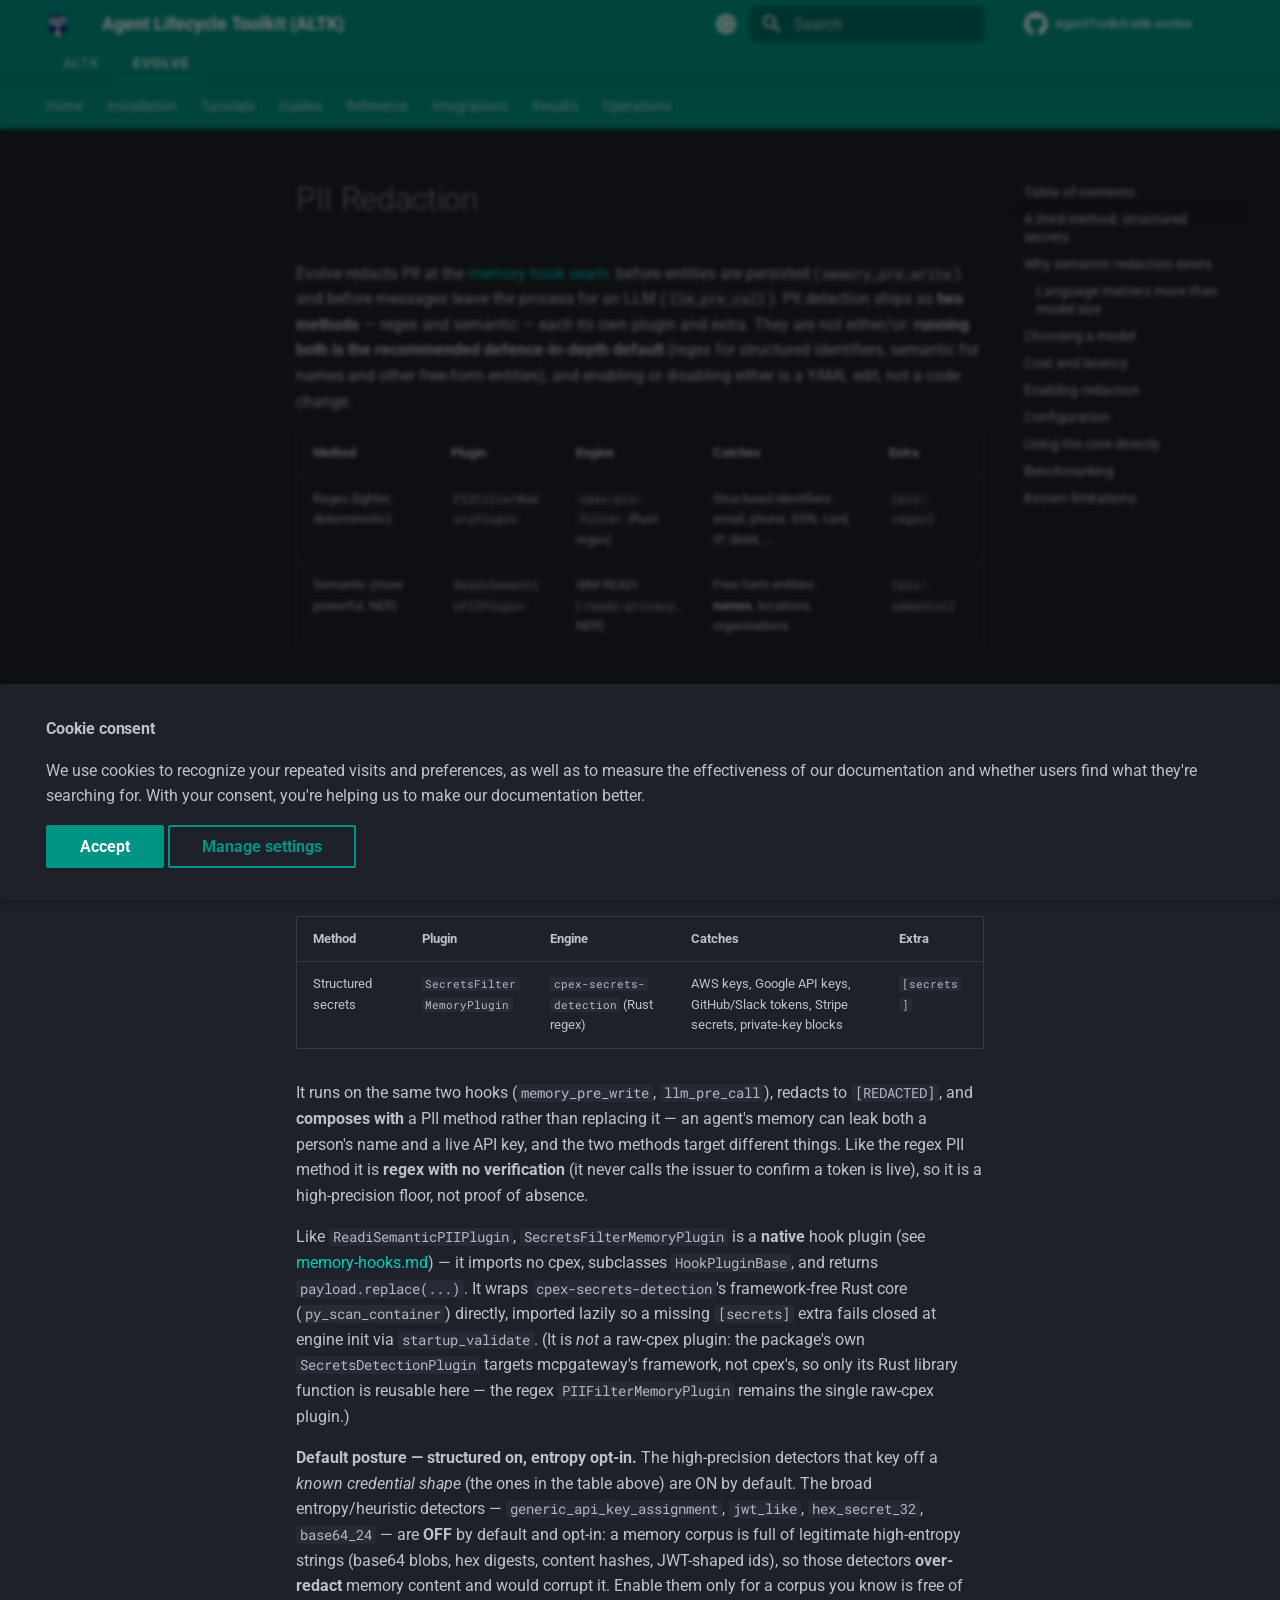
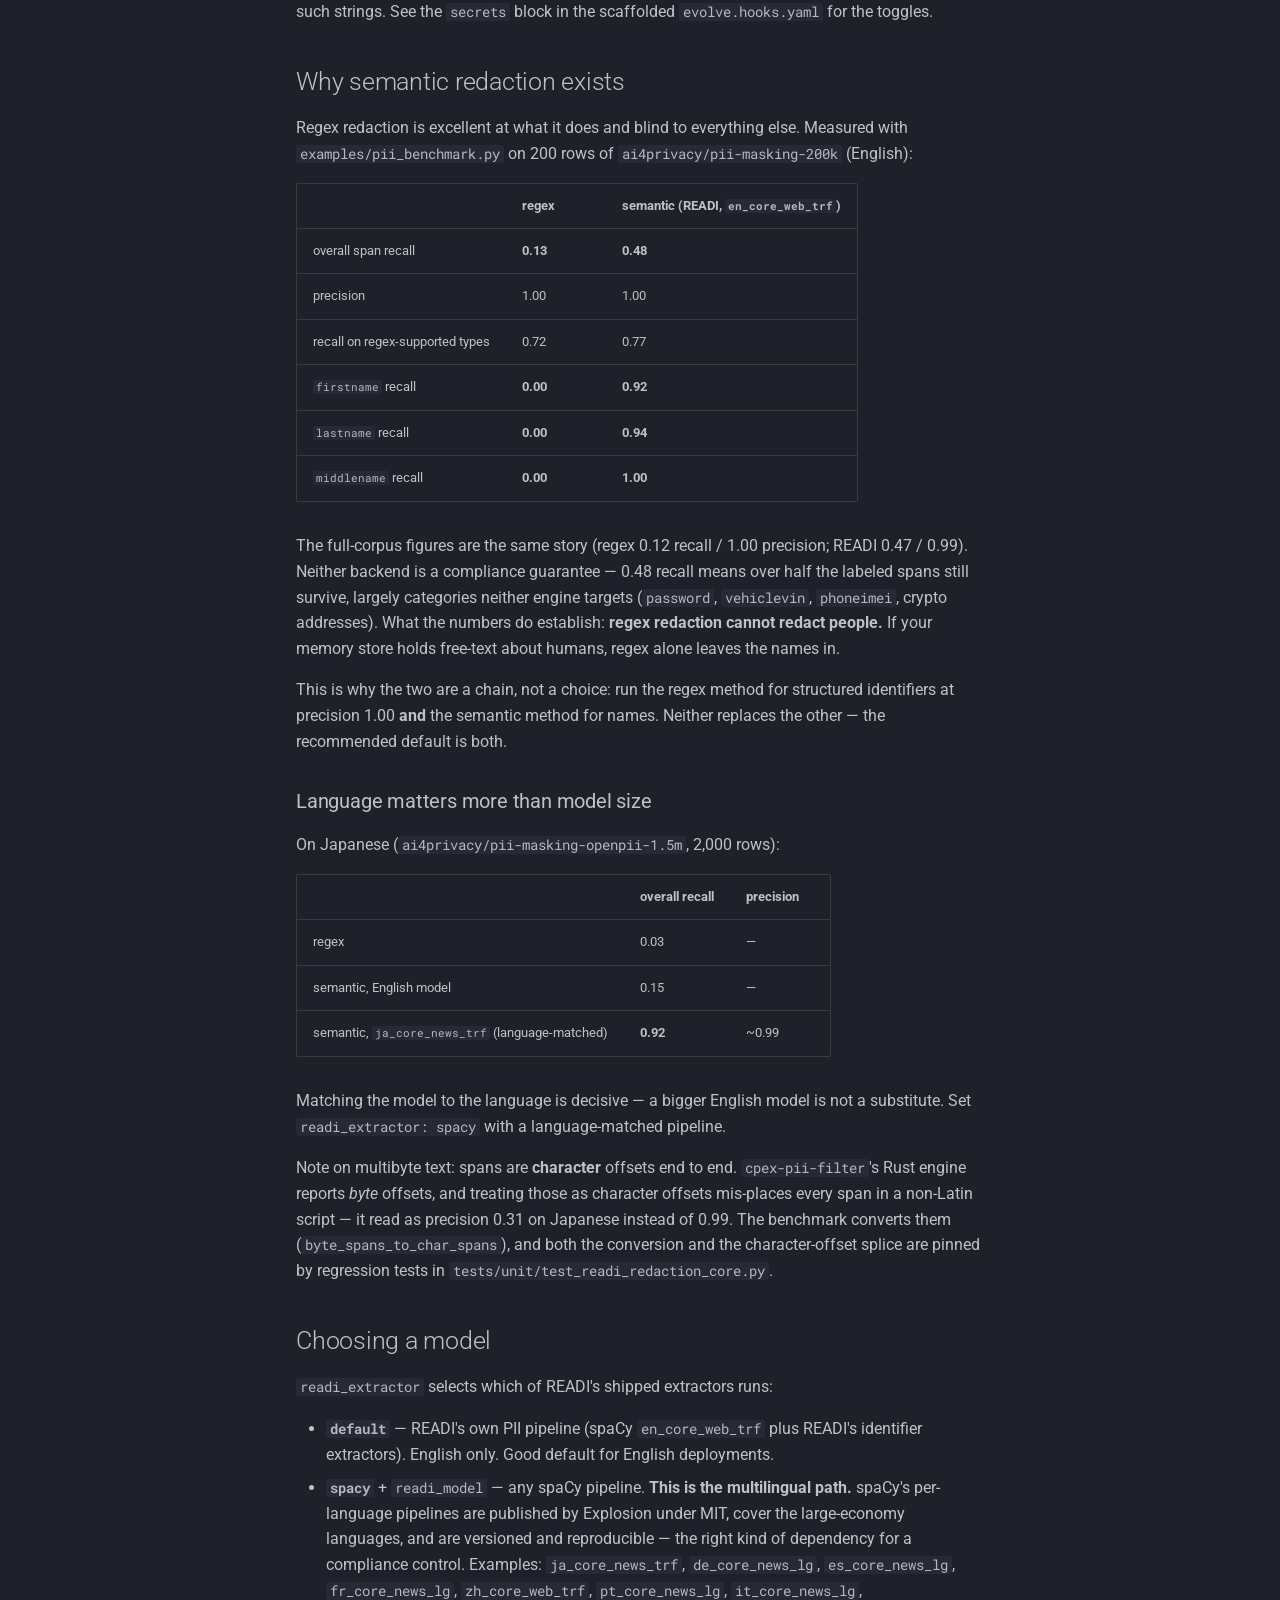
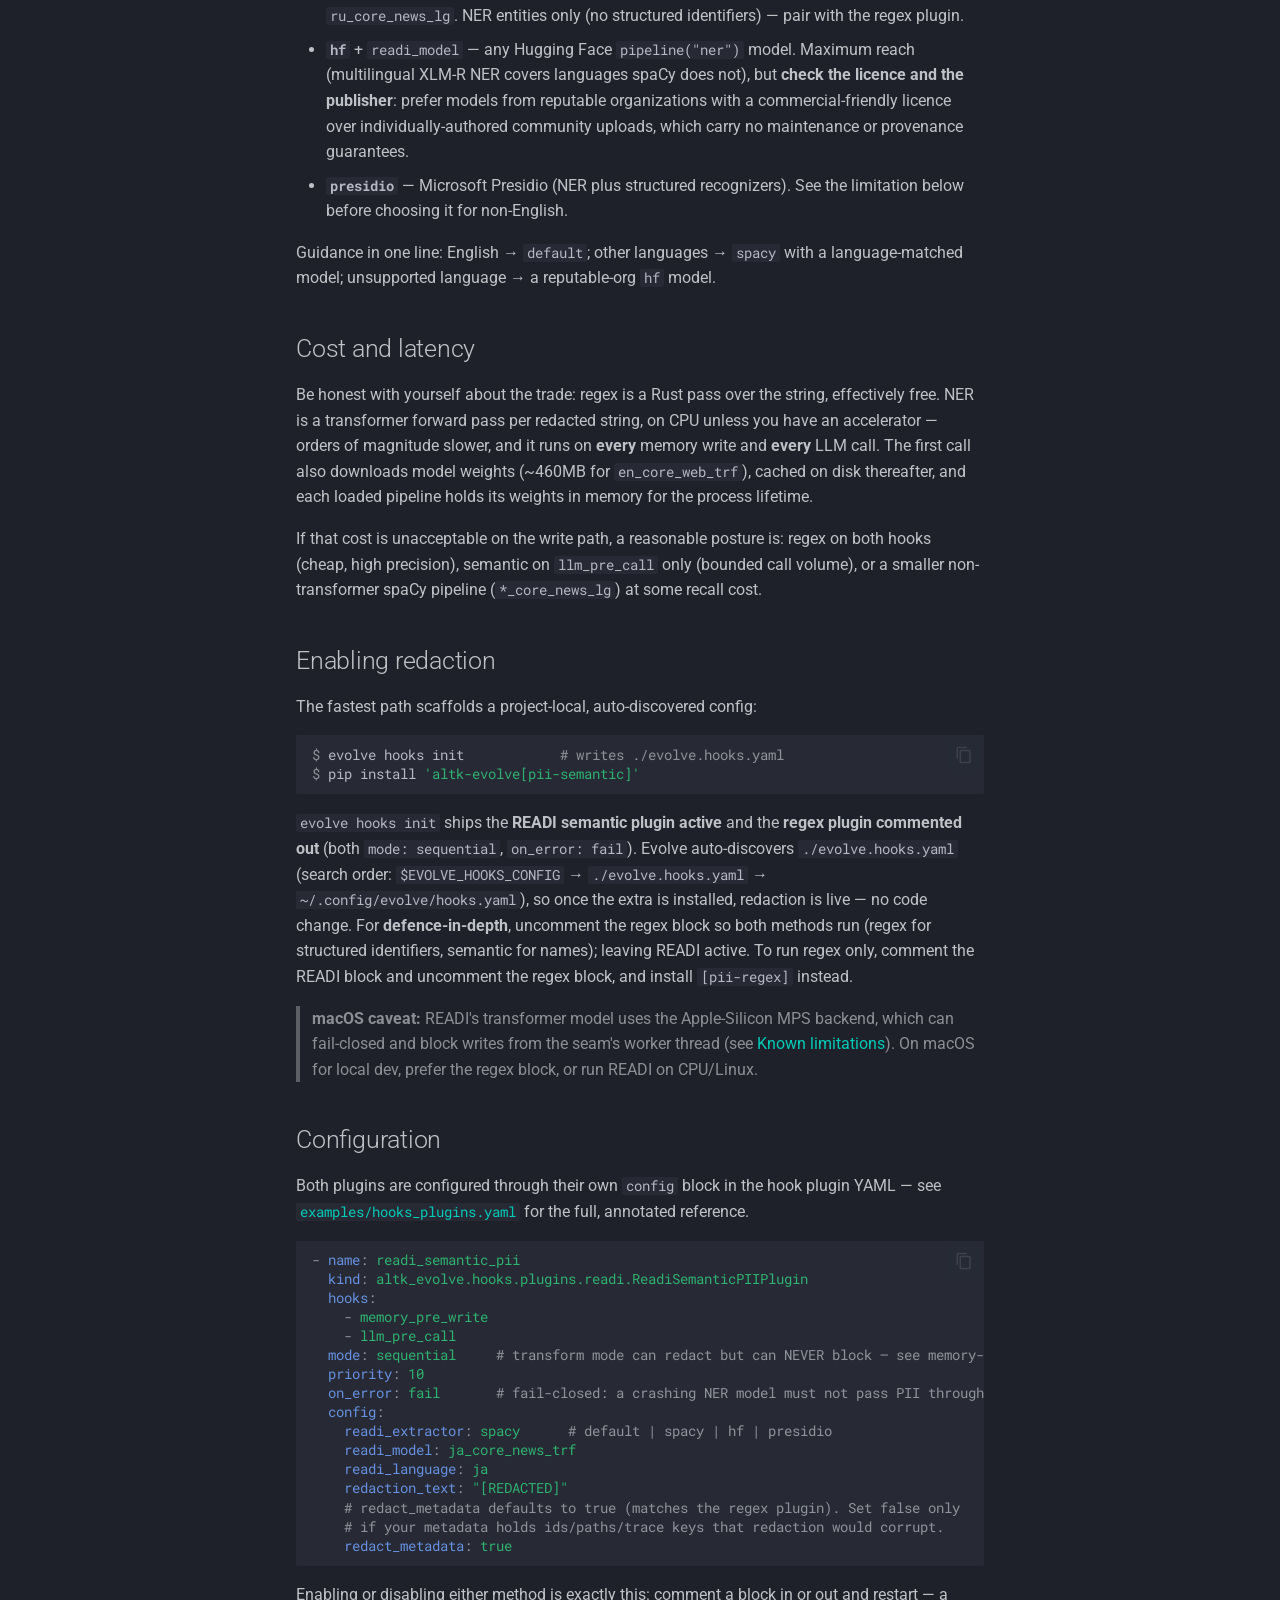
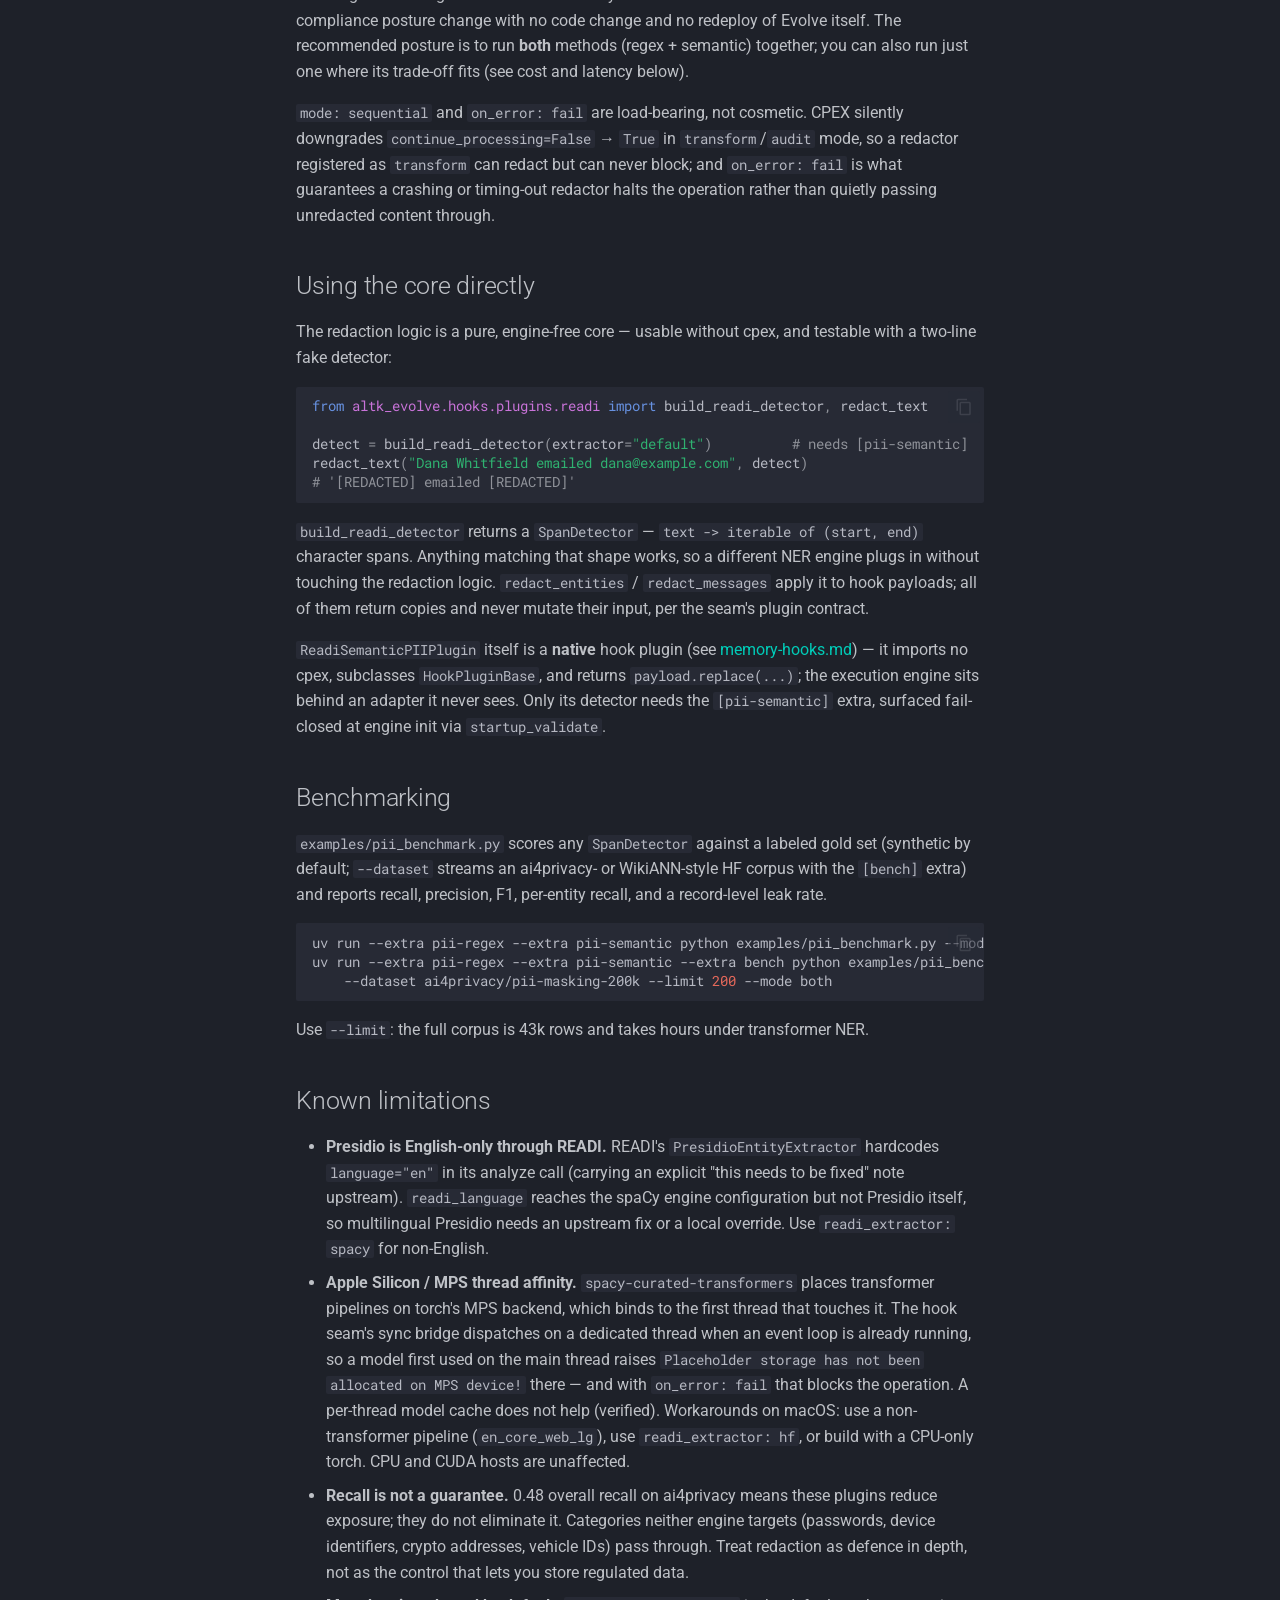
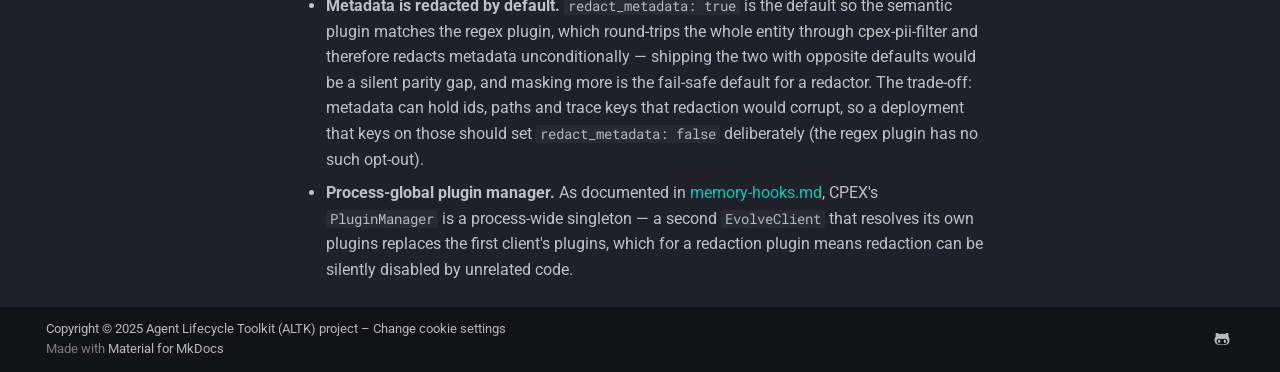
<file: guides/pii-redaction/index.html>
<!doctype html>
<html lang="en" class="no-js">
  <head>
    
      <meta charset="utf-8">
      <meta name="viewport" content="width=device-width,initial-scale=1">
      
        <meta name="description" content="Evolve is a component in the Agent Lifecycle Toolkit (ALTK) that gives agent builders the ability to iteratively improve their agents by learning from previous trajectories.">
      
      
      
        <link rel="canonical" href="https://agenttoolkit.github.io/evolve/guides/pii-redaction/">
      
      
      
      
        
      
      
      <link rel="icon" href="../../assets/logo-32x32.png">
      <meta name="generator" content="mkdocs-1.6.1, mkdocs-material-9.7.6">
    
    
      
        <title>PII Redaction - Agent Lifecycle Toolkit (ALTK)</title>
      
    
    

      <link rel="stylesheet" href="../../assets/stylesheets/main.484c7ddc.min.css">
      
        
        <link rel="stylesheet" href="../../assets/stylesheets/palette.ab4e12ef.min.css">
      
      


    
<style>
  github-repo-card {
    max-width: 800px;
    --ghrc-radius-lg: .1rem;
    --ghrc-border: var(--md-primary-fg-color);
    --ghrc-border-width: .1rem;
  }
</style>

    
      
    
    
      
        
        
        <link rel="preconnect" href="https://fonts.gstatic.com" crossorigin>
        <link rel="stylesheet" href="https://fonts.googleapis.com/css?family=Roboto:300,300i,400,400i,700,700i%7CRoboto+Mono:400,400i,700,700i&display=fallback">
        <style>:root{--md-text-font:"Roboto";--md-code-font:"Roboto Mono"}</style>
      
    
    
      <link rel="stylesheet" href="../../stylesheets/extra.css">
    
    <script>__md_scope=new URL("../..",location),__md_hash=e=>[...e].reduce(((e,_)=>(e<<5)-e+_.charCodeAt(0)),0),__md_get=(e,_=localStorage,t=__md_scope)=>JSON.parse(_.getItem(t.pathname+"."+e)),__md_set=(e,_,t=localStorage,a=__md_scope)=>{try{t.setItem(a.pathname+"."+e,JSON.stringify(_))}catch(e){}}</script>
    
      
  


  
  

<script id="__analytics">function __md_analytics(){function e(){dataLayer.push(arguments)}window.dataLayer=window.dataLayer||[],e("js",new Date),e("config",""),document.addEventListener("DOMContentLoaded",(function(){document.forms.search&&document.forms.search.query.addEventListener("blur",(function(){this.value&&e("event","search",{search_term:this.value})}));document$.subscribe((function(){var t=document.forms.feedback;if(void 0!==t)for(var a of t.querySelectorAll("[type=submit]"))a.addEventListener("click",(function(a){a.preventDefault();var n=document.location.pathname,d=this.getAttribute("data-md-value");e("event","feedback",{page:n,data:d}),t.firstElementChild.disabled=!0;var r=t.querySelector(".md-feedback__note [data-md-value='"+d+"']");r&&(r.hidden=!1)})),t.hidden=!1})),location$.subscribe((function(t){e("config","",{page_path:t.pathname})}))}));var t=document.createElement("script");t.async=!0,t.src="https://www.googletagmanager.com/gtag/js?id=",document.getElementById("__analytics").insertAdjacentElement("afterEnd",t)}</script>
  
    <script>if("undefined"!=typeof __md_analytics){var consent=__md_get("__consent");consent&&consent.analytics&&__md_analytics()}</script>
  

    
    
  </head>
  
  
    
    
      
    
    
    
    
    <body dir="ltr" data-md-color-scheme="slate" data-md-color-primary="teal" data-md-color-accent="teal">
  
    
    <input class="md-toggle" data-md-toggle="drawer" type="checkbox" id="__drawer" autocomplete="off">
    <input class="md-toggle" data-md-toggle="search" type="checkbox" id="__search" autocomplete="off">
    <label class="md-overlay" for="__drawer"></label>
    <div data-md-component="skip">
      
        
        <a href="#pii-redaction" class="md-skip">
          Skip to content
        </a>
      
    </div>
    <div data-md-component="announce">
      
    </div>
    
    
      

<header class="md-header" data-md-component="header">
  <nav class="md-header__inner md-grid" aria-label="Header">
    <a href="../.." title="Agent Lifecycle Toolkit (ALTK)" class="md-header__button md-logo" aria-label="Agent Lifecycle Toolkit (ALTK)" data-md-component="logo">
      
  <img src="../../assets/logo-512x512.png" alt="logo">

    </a>
    <label class="md-header__button md-icon" for="__drawer">
      
      <svg xmlns="http://www.w3.org/2000/svg" viewBox="0 0 24 24"><path d="M3 6h18v2H3zm0 5h18v2H3zm0 5h18v2H3z"/></svg>
    </label>
    <div class="md-header__title" data-md-component="header-title">
      <div class="md-header__ellipsis">
        <div class="md-header__topic">
          <span class="md-ellipsis">
            Agent Lifecycle Toolkit (ALTK)
          </span>
        </div>
        <div class="md-header__topic" data-md-component="header-topic">
          <span class="md-ellipsis">
            
              PII Redaction
            
          </span>
        </div>
      </div>
    </div>
    
      
        <form class="md-header__option" data-md-component="palette">
  
    
    
    
    <input class="md-option" data-md-color-media="" data-md-color-scheme="slate" data-md-color-primary="teal" data-md-color-accent="teal"  aria-label="Switch to light mode"  type="radio" name="__palette" id="__palette_0">
    
      <label class="md-header__button md-icon" title="Switch to light mode" for="__palette_1" hidden>
        <svg xmlns="http://www.w3.org/2000/svg" viewBox="0 0 24 24"><path d="M12 8a4 4 0 0 0-4 4 4 4 0 0 0 4 4 4 4 0 0 0 4-4 4 4 0 0 0-4-4m0 10a6 6 0 0 1-6-6 6 6 0 0 1 6-6 6 6 0 0 1 6 6 6 6 0 0 1-6 6m8-9.31V4h-4.69L12 .69 8.69 4H4v4.69L.69 12 4 15.31V20h4.69L12 23.31 15.31 20H20v-4.69L23.31 12z"/></svg>
      </label>
    
  
    
    
    
    <input class="md-option" data-md-color-media="(prefers-color-scheme: light)" data-md-color-scheme="default" data-md-color-primary="teal" data-md-color-accent="teal"  aria-label="Switch to dark mode"  type="radio" name="__palette" id="__palette_1">
    
      <label class="md-header__button md-icon" title="Switch to dark mode" for="__palette_2" hidden>
        <svg xmlns="http://www.w3.org/2000/svg" viewBox="0 0 24 24"><path d="M12 18c-.89 0-1.74-.2-2.5-.55C11.56 16.5 13 14.42 13 12s-1.44-4.5-3.5-5.45C10.26 6.2 11.11 6 12 6a6 6 0 0 1 6 6 6 6 0 0 1-6 6m8-9.31V4h-4.69L12 .69 8.69 4H4v4.69L.69 12 4 15.31V20h4.69L12 23.31 15.31 20H20v-4.69L23.31 12z"/></svg>
      </label>
    
  
    
    
    
    <input class="md-option" data-md-color-media="(prefers-color-scheme: dark)" data-md-color-scheme="slate" data-md-color-primary="teal" data-md-color-accent="teal"  aria-label="Switch to system preference"  type="radio" name="__palette" id="__palette_2">
    
      <label class="md-header__button md-icon" title="Switch to system preference" for="__palette_0" hidden>
        <svg xmlns="http://www.w3.org/2000/svg" viewBox="0 0 24 24"><path d="m14.3 16-.7-2h-3.2l-.7 2H7.8L11 7h2l3.2 9zM20 8.69V4h-4.69L12 .69 8.69 4H4v4.69L.69 12 4 15.31V20h4.69L12 23.31 15.31 20H20v-4.69L23.31 12zm-9.15 3.96h2.3L12 9z"/></svg>
      </label>
    
  
</form>
      
    
    
      <script>var palette=__md_get("__palette");if(palette&&palette.color){if("(prefers-color-scheme)"===palette.color.media){var media=matchMedia("(prefers-color-scheme: light)"),input=document.querySelector(media.matches?"[data-md-color-media='(prefers-color-scheme: light)']":"[data-md-color-media='(prefers-color-scheme: dark)']");palette.color.media=input.getAttribute("data-md-color-media"),palette.color.scheme=input.getAttribute("data-md-color-scheme"),palette.color.primary=input.getAttribute("data-md-color-primary"),palette.color.accent=input.getAttribute("data-md-color-accent")}for(var[key,value]of Object.entries(palette.color))document.body.setAttribute("data-md-color-"+key,value)}</script>
    
    
    
      
      
        <label class="md-header__button md-icon" for="__search">
          
          <svg xmlns="http://www.w3.org/2000/svg" viewBox="0 0 24 24"><path d="M9.5 3A6.5 6.5 0 0 1 16 9.5c0 1.61-.59 3.09-1.56 4.23l.27.27h.79l5 5-1.5 1.5-5-5v-.79l-.27-.27A6.52 6.52 0 0 1 9.5 16 6.5 6.5 0 0 1 3 9.5 6.5 6.5 0 0 1 9.5 3m0 2C7 5 5 7 5 9.5S7 14 9.5 14 14 12 14 9.5 12 5 9.5 5"/></svg>
        </label>
        <div class="md-search" data-md-component="search" role="dialog">
  <label class="md-search__overlay" for="__search"></label>
  <div class="md-search__inner" role="search">
    <form class="md-search__form" name="search">
      <input type="text" class="md-search__input" name="query" aria-label="Search" placeholder="Search" autocapitalize="off" autocorrect="off" autocomplete="off" spellcheck="false" data-md-component="search-query" required>
      <label class="md-search__icon md-icon" for="__search">
        
        <svg xmlns="http://www.w3.org/2000/svg" viewBox="0 0 24 24"><path d="M9.5 3A6.5 6.5 0 0 1 16 9.5c0 1.61-.59 3.09-1.56 4.23l.27.27h.79l5 5-1.5 1.5-5-5v-.79l-.27-.27A6.52 6.52 0 0 1 9.5 16 6.5 6.5 0 0 1 3 9.5 6.5 6.5 0 0 1 9.5 3m0 2C7 5 5 7 5 9.5S7 14 9.5 14 14 12 14 9.5 12 5 9.5 5"/></svg>
        
        <svg xmlns="http://www.w3.org/2000/svg" viewBox="0 0 24 24"><path d="M20 11v2H8l5.5 5.5-1.42 1.42L4.16 12l7.92-7.92L13.5 5.5 8 11z"/></svg>
      </label>
      <nav class="md-search__options" aria-label="Search">
        
        <button type="reset" class="md-search__icon md-icon" title="Clear" aria-label="Clear" tabindex="-1">
          
          <svg xmlns="http://www.w3.org/2000/svg" viewBox="0 0 24 24"><path d="M19 6.41 17.59 5 12 10.59 6.41 5 5 6.41 10.59 12 5 17.59 6.41 19 12 13.41 17.59 19 19 17.59 13.41 12z"/></svg>
        </button>
      </nav>
      
        <div class="md-search__suggest" data-md-component="search-suggest"></div>
      
    </form>
    <div class="md-search__output">
      <div class="md-search__scrollwrap" tabindex="0" data-md-scrollfix>
        <div class="md-search-result" data-md-component="search-result">
          <div class="md-search-result__meta">
            Initializing search
          </div>
          <ol class="md-search-result__list" role="presentation"></ol>
        </div>
      </div>
    </div>
  </div>
</div>
      
    
    
      <div class="md-header__source">
        <a href="https://github.com/AgentToolkit/altk-evolve" title="Go to repository" class="md-source" data-md-component="source">
  <div class="md-source__icon md-icon">
    
    <svg xmlns="http://www.w3.org/2000/svg" viewBox="0 0 512 512"><!--! Font Awesome Free 7.1.0 by @fontawesome - https://fontawesome.com License - https://fontawesome.com/license/free (Icons: CC BY 4.0, Fonts: SIL OFL 1.1, Code: MIT License) Copyright 2025 Fonticons, Inc.--><path d="M173.9 397.4c0 2-2.3 3.6-5.2 3.6-3.3.3-5.6-1.3-5.6-3.6 0-2 2.3-3.6 5.2-3.6 3-.3 5.6 1.3 5.6 3.6m-31.1-4.5c-.7 2 1.3 4.3 4.3 4.9 2.6 1 5.6 0 6.2-2s-1.3-4.3-4.3-5.2c-2.6-.7-5.5.3-6.2 2.3m44.2-1.7c-2.9.7-4.9 2.6-4.6 4.9.3 2 2.9 3.3 5.9 2.6 2.9-.7 4.9-2.6 4.6-4.6-.3-1.9-3-3.2-5.9-2.9M252.8 8C114.1 8 8 113.3 8 252c0 110.9 69.8 205.8 169.5 239.2 12.8 2.3 17.3-5.6 17.3-12.1 0-6.2-.3-40.4-.3-61.4 0 0-70 15-84.7-29.8 0 0-11.4-29.1-27.8-36.6 0 0-22.9-15.7 1.6-15.4 0 0 24.9 2 38.6 25.8 21.9 38.6 58.6 27.5 72.9 20.9 2.3-16 8.8-27.1 16-33.7-55.9-6.2-112.3-14.3-112.3-110.5 0-27.5 7.6-41.3 23.6-58.9-2.6-6.5-11.1-33.3 2.6-67.9 20.9-6.5 69 27 69 27 20-5.6 41.5-8.5 62.8-8.5s42.8 2.9 62.8 8.5c0 0 48.1-33.6 69-27 13.7 34.7 5.2 61.4 2.6 67.9 16 17.7 25.8 31.5 25.8 58.9 0 96.5-58.9 104.2-114.8 110.5 9.2 7.9 17 22.9 17 46.4 0 33.7-.3 75.4-.3 83.6 0 6.5 4.6 14.4 17.3 12.1C436.2 457.8 504 362.9 504 252 504 113.3 391.5 8 252.8 8M105.2 352.9c-1.3 1-1 3.3.7 5.2 1.6 1.6 3.9 2.3 5.2 1 1.3-1 1-3.3-.7-5.2-1.6-1.6-3.9-2.3-5.2-1m-10.8-8.1c-.7 1.3.3 2.9 2.3 3.9 1.6 1 3.6.7 4.3-.7.7-1.3-.3-2.9-2.3-3.9-2-.6-3.6-.3-4.3.7m32.4 35.6c-1.6 1.3-1 4.3 1.3 6.2 2.3 2.3 5.2 2.6 6.5 1 1.3-1.3.7-4.3-1.3-6.2-2.2-2.3-5.2-2.6-6.5-1m-11.4-14.7c-1.6 1-1.6 3.6 0 5.9s4.3 3.3 5.6 2.3c1.6-1.3 1.6-3.9 0-6.2-1.4-2.3-4-3.3-5.6-2"/></svg>
  </div>
  <div class="md-source__repository">
    AgentToolkit/altk-evolve
  </div>
</a>
      </div>
    
  </nav>
  
</header>
    
    <div class="md-container" data-md-component="container">
      
      


<nav class="project-nav" aria-label="Project navigation">
  <div class="project-nav__inner md-grid">
    
    <a href="https://agenttoolkit.github.io/altk-main/"
       class="project-nav__item"
       target="_self" rel="noopener noreferrer"
       aria-current="false">
      
      ALTK
    </a>
    
    <a href="https://agenttoolkit.github.io/altk-evolve/"
       class="project-nav__item project-nav__item--active"
       
       aria-current="page">
      
      Evolve
    </a>
    
  </div>
</nav>


        
          
            
<nav class="md-tabs" aria-label="Tabs" data-md-component="tabs">
  <div class="md-grid">
    <ul class="md-tabs__list">
      
        
  
  
  
  
    <li class="md-tabs__item">
      <a href="../.." class="md-tabs__link">
        
  
  
    
  
  Home

      </a>
    </li>
  

      
        
  
  
  
  
    <li class="md-tabs__item">
      <a href="../../installation/" class="md-tabs__link">
        
  
  
    
  
  Installation

      </a>
    </li>
  

      
        
  
  
  
  
    
    
      <li class="md-tabs__item">
        <a href="../../tutorials/" class="md-tabs__link">
          
  
  
    
  
  Tutorials

        </a>
      </li>
    
  

      
        
  
  
  
  
    
    
      <li class="md-tabs__item">
        <a href="../configuration/" class="md-tabs__link">
          
  
  
    
  
  Guides

        </a>
      </li>
    
  

      
        
  
  
  
  
    
    
      <li class="md-tabs__item">
        <a href="../../reference/cli/" class="md-tabs__link">
          
  
  
    
  
  Reference

        </a>
      </li>
    
  

      
        
  
  
  
  
    
    
      <li class="md-tabs__item">
        <a href="../../integrations/claude/evolve-lite/" class="md-tabs__link">
          
  
  
    
  
  Integrations

        </a>
      </li>
    
  

      
        
  
  
  
  
    
    
      <li class="md-tabs__item">
        <a href="../../results/" class="md-tabs__link">
          
  
  
    
  
  Results

        </a>
      </li>
    
  

      
        
  
  
  
  
    
    
      <li class="md-tabs__item">
        <a href="../../operations/docker-testing/" class="md-tabs__link">
          
  
  
    
  
  Operations

        </a>
      </li>
    
  

      
    </ul>
  </div>
</nav>
          
        
      

      <main class="md-main" data-md-component="main">
        <div class="md-main__inner md-grid">
          
            
              
              <div class="md-sidebar md-sidebar--primary" data-md-component="sidebar" data-md-type="navigation" >
                <div class="md-sidebar__scrollwrap">
                  <div class="md-sidebar__inner">
                    


  


<nav class="md-nav md-nav--primary md-nav--lifted" aria-label="Navigation" data-md-level="0">
  <label class="md-nav__title" for="__drawer">
    <a href="../.." title="Agent Lifecycle Toolkit (ALTK)" class="md-nav__button md-logo" aria-label="Agent Lifecycle Toolkit (ALTK)" data-md-component="logo">
      
  <img src="../../assets/logo-512x512.png" alt="logo">

    </a>
    Agent Lifecycle Toolkit (ALTK)
  </label>
  
    <div class="md-nav__source">
      <a href="https://github.com/AgentToolkit/altk-evolve" title="Go to repository" class="md-source" data-md-component="source">
  <div class="md-source__icon md-icon">
    
    <svg xmlns="http://www.w3.org/2000/svg" viewBox="0 0 512 512"><!--! Font Awesome Free 7.1.0 by @fontawesome - https://fontawesome.com License - https://fontawesome.com/license/free (Icons: CC BY 4.0, Fonts: SIL OFL 1.1, Code: MIT License) Copyright 2025 Fonticons, Inc.--><path d="M173.9 397.4c0 2-2.3 3.6-5.2 3.6-3.3.3-5.6-1.3-5.6-3.6 0-2 2.3-3.6 5.2-3.6 3-.3 5.6 1.3 5.6 3.6m-31.1-4.5c-.7 2 1.3 4.3 4.3 4.9 2.6 1 5.6 0 6.2-2s-1.3-4.3-4.3-5.2c-2.6-.7-5.5.3-6.2 2.3m44.2-1.7c-2.9.7-4.9 2.6-4.6 4.9.3 2 2.9 3.3 5.9 2.6 2.9-.7 4.9-2.6 4.6-4.6-.3-1.9-3-3.2-5.9-2.9M252.8 8C114.1 8 8 113.3 8 252c0 110.9 69.8 205.8 169.5 239.2 12.8 2.3 17.3-5.6 17.3-12.1 0-6.2-.3-40.4-.3-61.4 0 0-70 15-84.7-29.8 0 0-11.4-29.1-27.8-36.6 0 0-22.9-15.7 1.6-15.4 0 0 24.9 2 38.6 25.8 21.9 38.6 58.6 27.5 72.9 20.9 2.3-16 8.8-27.1 16-33.7-55.9-6.2-112.3-14.3-112.3-110.5 0-27.5 7.6-41.3 23.6-58.9-2.6-6.5-11.1-33.3 2.6-67.9 20.9-6.5 69 27 69 27 20-5.6 41.5-8.5 62.8-8.5s42.8 2.9 62.8 8.5c0 0 48.1-33.6 69-27 13.7 34.7 5.2 61.4 2.6 67.9 16 17.7 25.8 31.5 25.8 58.9 0 96.5-58.9 104.2-114.8 110.5 9.2 7.9 17 22.9 17 46.4 0 33.7-.3 75.4-.3 83.6 0 6.5 4.6 14.4 17.3 12.1C436.2 457.8 504 362.9 504 252 504 113.3 391.5 8 252.8 8M105.2 352.9c-1.3 1-1 3.3.7 5.2 1.6 1.6 3.9 2.3 5.2 1 1.3-1 1-3.3-.7-5.2-1.6-1.6-3.9-2.3-5.2-1m-10.8-8.1c-.7 1.3.3 2.9 2.3 3.9 1.6 1 3.6.7 4.3-.7.7-1.3-.3-2.9-2.3-3.9-2-.6-3.6-.3-4.3.7m32.4 35.6c-1.6 1.3-1 4.3 1.3 6.2 2.3 2.3 5.2 2.6 6.5 1 1.3-1.3.7-4.3-1.3-6.2-2.2-2.3-5.2-2.6-6.5-1m-11.4-14.7c-1.6 1-1.6 3.6 0 5.9s4.3 3.3 5.6 2.3c1.6-1.3 1.6-3.9 0-6.2-1.4-2.3-4-3.3-5.6-2"/></svg>
  </div>
  <div class="md-source__repository">
    AgentToolkit/altk-evolve
  </div>
</a>
    </div>
  
  <ul class="md-nav__list" data-md-scrollfix>
    
      
      
  
  
  
  
    <li class="md-nav__item">
      <a href="../.." class="md-nav__link">
        
  
  
  <span class="md-ellipsis">
    
  
    Home
  

    
  </span>
  
  

      </a>
    </li>
  

    
      
      
  
  
  
  
    <li class="md-nav__item">
      <a href="../../installation/" class="md-nav__link">
        
  
  
  <span class="md-ellipsis">
    
  
    Installation
  

    
  </span>
  
  

      </a>
    </li>
  

    
      
      
  
  
  
  
    
    
      
        
          
        
      
        
      
        
      
        
      
        
      
    
    
    
      
      
        
      
    
    
    <li class="md-nav__item md-nav__item--nested">
      
        
        
        <input class="md-nav__toggle md-toggle " type="checkbox" id="__nav_3" >
        
          
          <div class="md-nav__link md-nav__container">
            <a href="../../tutorials/" class="md-nav__link ">
              
  
  
  <span class="md-ellipsis">
    
  
    Tutorials
  

    
  </span>
  
  

            </a>
            
              
              <label class="md-nav__link " for="__nav_3" id="__nav_3_label" tabindex="0">
                <span class="md-nav__icon md-icon"></span>
              </label>
            
          </div>
        
        <nav class="md-nav" data-md-level="1" aria-labelledby="__nav_3_label" aria-expanded="false">
          <label class="md-nav__title" for="__nav_3">
            <span class="md-nav__icon md-icon"></span>
            
  
    Tutorials
  

          </label>
          <ul class="md-nav__list" data-md-scrollfix>
            
              
            
              
                
  
  
  
  
    <li class="md-nav__item">
      <a href="../../examples/hello_world/bob/" class="md-nav__link">
        
  
  
  <span class="md-ellipsis">
    
  
    Starter Example (IBM Bob)
  

    
  </span>
  
  

      </a>
    </li>
  

              
            
              
                
  
  
  
  
    <li class="md-nav__item">
      <a href="../../examples/hello_world/claude/" class="md-nav__link">
        
  
  
  <span class="md-ellipsis">
    
  
    Starter Example (Claude Code)
  

    
  </span>
  
  

      </a>
    </li>
  

              
            
              
                
  
  
  
  
    <li class="md-nav__item">
      <a href="../../examples/hello_world/codex/" class="md-nav__link">
        
  
  
  <span class="md-ellipsis">
    
  
    Starter Example (Codex)
  

    
  </span>
  
  

      </a>
    </li>
  

              
            
              
                
  
  
  
  
    <li class="md-nav__item">
      <a href="../../tutorials/guidelines-loop/" class="md-nav__link">
        
  
  
  <span class="md-ellipsis">
    
  
    Starter Example (Evolving Agent Loop)
  

    
  </span>
  
  

      </a>
    </li>
  

              
            
          </ul>
        </nav>
      
    </li>
  

    
      
      
  
  
  
  
    
    
      
        
      
        
      
        
      
        
      
        
      
        
      
        
      
    
    
    
      
      
        
      
    
    
    <li class="md-nav__item md-nav__item--nested">
      
        
        
        <input class="md-nav__toggle md-toggle " type="checkbox" id="__nav_4" >
        
          
          <label class="md-nav__link" for="__nav_4" id="__nav_4_label" tabindex="0">
            
  
  
  <span class="md-ellipsis">
    
  
    Guides
  

    
  </span>
  
  

            <span class="md-nav__icon md-icon"></span>
          </label>
        
        <nav class="md-nav" data-md-level="1" aria-labelledby="__nav_4_label" aria-expanded="false">
          <label class="md-nav__title" for="__nav_4">
            <span class="md-nav__icon md-icon"></span>
            
  
    Guides
  

          </label>
          <ul class="md-nav__list" data-md-scrollfix>
            
              
                
  
  
  
  
    <li class="md-nav__item">
      <a href="../configuration/" class="md-nav__link">
        
  
  
  <span class="md-ellipsis">
    
  
    Configuration
  

    
  </span>
  
  

      </a>
    </li>
  

              
            
              
                
  
  
  
  
    <li class="md-nav__item">
      <a href="../guidelines/" class="md-nav__link">
        
  
  
  <span class="md-ellipsis">
    
  
    Enabling Guidelines
  

    
  </span>
  
  

      </a>
    </li>
  

              
            
              
                
  
  
  
  
    <li class="md-nav__item">
      <a href="../low-code-tracing/" class="md-nav__link">
        
  
  
  <span class="md-ellipsis">
    
  
    Low-Code Tracing
  

    
  </span>
  
  

      </a>
    </li>
  

              
            
              
                
  
  
  
  
    <li class="md-nav__item">
      <a href="../phoenix-sync/" class="md-nav__link">
        
  
  
  <span class="md-ellipsis">
    
  
    Phoenix Sync
  

    
  </span>
  
  

      </a>
    </li>
  

              
            
              
                
  
  
  
  
    <li class="md-nav__item">
      <a href="../extract-trajectories/" class="md-nav__link">
        
  
  
  <span class="md-ellipsis">
    
  
    Extract Trajectories
  

    
  </span>
  
  

      </a>
    </li>
  

              
            
              
                
  
  
  
  
    <li class="md-nav__item">
      <a href="../memory-hooks/" class="md-nav__link">
        
  
  
  <span class="md-ellipsis">
    
  
    Memory Hooks
  

    
  </span>
  
  

      </a>
    </li>
  

              
            
              
                
  
  
  
  
    <li class="md-nav__item">
      <a href="../retention/" class="md-nav__link">
        
  
  
  <span class="md-ellipsis">
    
  
    Data Retention
  

    
  </span>
  
  

      </a>
    </li>
  

              
            
          </ul>
        </nav>
      
    </li>
  

    
      
      
  
  
  
  
    
    
      
        
      
        
      
    
    
    
      
      
        
      
    
    
    <li class="md-nav__item md-nav__item--nested">
      
        
        
        <input class="md-nav__toggle md-toggle " type="checkbox" id="__nav_5" >
        
          
          <label class="md-nav__link" for="__nav_5" id="__nav_5_label" tabindex="0">
            
  
  
  <span class="md-ellipsis">
    
  
    Reference
  

    
  </span>
  
  

            <span class="md-nav__icon md-icon"></span>
          </label>
        
        <nav class="md-nav" data-md-level="1" aria-labelledby="__nav_5_label" aria-expanded="false">
          <label class="md-nav__title" for="__nav_5">
            <span class="md-nav__icon md-icon"></span>
            
  
    Reference
  

          </label>
          <ul class="md-nav__list" data-md-scrollfix>
            
              
                
  
  
  
  
    <li class="md-nav__item">
      <a href="../../reference/cli/" class="md-nav__link">
        
  
  
  <span class="md-ellipsis">
    
  
    CLI
  

    
  </span>
  
  

      </a>
    </li>
  

              
            
              
                
  
  
  
  
    <li class="md-nav__item">
      <a href="../../reference/policies/" class="md-nav__link">
        
  
  
  <span class="md-ellipsis">
    
  
    Policies
  

    
  </span>
  
  

      </a>
    </li>
  

              
            
          </ul>
        </nav>
      
    </li>
  

    
      
      
  
  
  
  
    
    
      
        
      
    
    
    
      
      
        
      
    
    
    <li class="md-nav__item md-nav__item--nested">
      
        
        
        <input class="md-nav__toggle md-toggle " type="checkbox" id="__nav_6" >
        
          
          <label class="md-nav__link" for="__nav_6" id="__nav_6_label" tabindex="0">
            
  
  
  <span class="md-ellipsis">
    
  
    Integrations
  

    
  </span>
  
  

            <span class="md-nav__icon md-icon"></span>
          </label>
        
        <nav class="md-nav" data-md-level="1" aria-labelledby="__nav_6_label" aria-expanded="false">
          <label class="md-nav__title" for="__nav_6">
            <span class="md-nav__icon md-icon"></span>
            
  
    Integrations
  

          </label>
          <ul class="md-nav__list" data-md-scrollfix>
            
              
                
  
  
  
  
    <li class="md-nav__item">
      <a href="../../integrations/claude/evolve-lite/" class="md-nav__link">
        
  
  
  <span class="md-ellipsis">
    
  
    Evolve Lite (Claude Code)
  

    
  </span>
  
  

      </a>
    </li>
  

              
            
          </ul>
        </nav>
      
    </li>
  

    
      
      
  
  
  
  
    
    
      
        
          
        
      
    
    
    
      
      
        
      
    
    
    <li class="md-nav__item md-nav__item--nested">
      
        
        
        <input class="md-nav__toggle md-toggle " type="checkbox" id="__nav_7" >
        
          
          <div class="md-nav__link md-nav__container">
            <a href="../../results/" class="md-nav__link ">
              
  
  
  <span class="md-ellipsis">
    
  
    Results
  

    
  </span>
  
  

            </a>
            
          </div>
        
        <nav class="md-nav" data-md-level="1" aria-labelledby="__nav_7_label" aria-expanded="false">
          <label class="md-nav__title" for="__nav_7">
            <span class="md-nav__icon md-icon"></span>
            
  
    Results
  

          </label>
          <ul class="md-nav__list" data-md-scrollfix>
            
              
            
          </ul>
        </nav>
      
    </li>
  

    
      
      
  
  
  
  
    
    
      
        
      
    
    
    
      
      
        
      
    
    
    <li class="md-nav__item md-nav__item--nested">
      
        
        
        <input class="md-nav__toggle md-toggle " type="checkbox" id="__nav_8" >
        
          
          <label class="md-nav__link" for="__nav_8" id="__nav_8_label" tabindex="0">
            
  
  
  <span class="md-ellipsis">
    
  
    Operations
  

    
  </span>
  
  

            <span class="md-nav__icon md-icon"></span>
          </label>
        
        <nav class="md-nav" data-md-level="1" aria-labelledby="__nav_8_label" aria-expanded="false">
          <label class="md-nav__title" for="__nav_8">
            <span class="md-nav__icon md-icon"></span>
            
  
    Operations
  

          </label>
          <ul class="md-nav__list" data-md-scrollfix>
            
              
                
  
  
  
  
    <li class="md-nav__item">
      <a href="../../operations/docker-testing/" class="md-nav__link">
        
  
  
  <span class="md-ellipsis">
    
  
    Docker Testing
  

    
  </span>
  
  

      </a>
    </li>
  

              
            
          </ul>
        </nav>
      
    </li>
  

    
  </ul>
</nav>
                  </div>
                </div>
              </div>
            
            
              
              <div class="md-sidebar md-sidebar--secondary" data-md-component="sidebar" data-md-type="toc" >
                <div class="md-sidebar__scrollwrap">
                  <div class="md-sidebar__inner">
                    

<nav class="md-nav md-nav--secondary" aria-label="Table of contents">
  
  
  
    
  
  
    <label class="md-nav__title" for="__toc">
      <span class="md-nav__icon md-icon"></span>
      Table of contents
    </label>
    <ul class="md-nav__list" data-md-component="toc" data-md-scrollfix>
      
        <li class="md-nav__item">
  <a href="#a-third-method-structured-secrets" class="md-nav__link">
    <span class="md-ellipsis">
      
        A third method: structured secrets
      
    </span>
  </a>
  
</li>
      
        <li class="md-nav__item">
  <a href="#why-semantic-redaction-exists" class="md-nav__link">
    <span class="md-ellipsis">
      
        Why semantic redaction exists
      
    </span>
  </a>
  
    <nav class="md-nav" aria-label="Why semantic redaction exists">
      <ul class="md-nav__list">
        
          <li class="md-nav__item">
  <a href="#language-matters-more-than-model-size" class="md-nav__link">
    <span class="md-ellipsis">
      
        Language matters more than model size
      
    </span>
  </a>
  
</li>
        
      </ul>
    </nav>
  
</li>
      
        <li class="md-nav__item">
  <a href="#choosing-a-model" class="md-nav__link">
    <span class="md-ellipsis">
      
        Choosing a model
      
    </span>
  </a>
  
</li>
      
        <li class="md-nav__item">
  <a href="#cost-and-latency" class="md-nav__link">
    <span class="md-ellipsis">
      
        Cost and latency
      
    </span>
  </a>
  
</li>
      
        <li class="md-nav__item">
  <a href="#enabling-redaction" class="md-nav__link">
    <span class="md-ellipsis">
      
        Enabling redaction
      
    </span>
  </a>
  
</li>
      
        <li class="md-nav__item">
  <a href="#configuration" class="md-nav__link">
    <span class="md-ellipsis">
      
        Configuration
      
    </span>
  </a>
  
</li>
      
        <li class="md-nav__item">
  <a href="#using-the-core-directly" class="md-nav__link">
    <span class="md-ellipsis">
      
        Using the core directly
      
    </span>
  </a>
  
</li>
      
        <li class="md-nav__item">
  <a href="#benchmarking" class="md-nav__link">
    <span class="md-ellipsis">
      
        Benchmarking
      
    </span>
  </a>
  
</li>
      
        <li class="md-nav__item">
  <a href="#known-limitations" class="md-nav__link">
    <span class="md-ellipsis">
      
        Known limitations
      
    </span>
  </a>
  
</li>
      
    </ul>
  
</nav>
                  </div>
                </div>
              </div>
            
          
          
            <div class="md-content" data-md-component="content">
              
                



  


              
              <article class="md-content__inner md-typeset">
                
                  


  
  


<h1 id="pii-redaction">PII Redaction<a class="headerlink" href="#pii-redaction" title="Permanent link">&para;</a></h1>
<p>Evolve redacts PII at the <a href="../memory-hooks/">memory hook seam</a>: before entities are persisted (<code>memory_pre_write</code>) and before messages leave the process for an LLM (<code>llm_pre_call</code>). PII detection ships as <strong>two methods</strong> — regex and semantic — each its own plugin and extra. They are not either/or: <strong>running both is the recommended defence-in-depth default</strong> (regex for structured identifiers, semantic for names and other free-form entities), and enabling or disabling either is a YAML edit, not a code change.</p>
<table>
<thead>
<tr>
<th>Method</th>
<th>Plugin</th>
<th>Engine</th>
<th>Catches</th>
<th>Extra</th>
</tr>
</thead>
<tbody>
<tr>
<td>Regex (lighter, deterministic)</td>
<td><code>PIIFilterMemoryPlugin</code></td>
<td><code>cpex-pii-filter</code> (Rust regex)</td>
<td>Structured identifiers: email, phone, SSN, card, IP, IBAN, …</td>
<td><code>[pii-regex]</code></td>
</tr>
<tr>
<td>Semantic (more powerful, NER)</td>
<td><code>ReadiSemanticPIIPlugin</code></td>
<td>IBM READI (<code>readi-privacy</code>, NER)</td>
<td>Free-form entities: <strong>names</strong>, locations, organizations</td>
<td><code>[pii-semantic]</code></td>
</tr>
</tbody>
</table>
<p>Both extras are PII redaction; the name states the <em>method</em>, not "PII vs not-PII". <code>[pii]</code> remains as a backward-compatible alias for <code>[pii-regex]</code> so existing installs keep working with the same lightweight behaviour — it does <strong>not</strong> pull the heavy semantic dependencies.</p>
<h2 id="a-third-method-structured-secrets">A third method: structured secrets<a class="headerlink" href="#a-third-method-structured-secrets" title="Permanent link">&para;</a></h2>
<p>Beyond the two <em>PII</em> methods, Evolve ships a third redaction method aimed at a different class of data — machine <strong>credentials and tokens</strong>, not personal data:</p>
<table>
<thead>
<tr>
<th>Method</th>
<th>Plugin</th>
<th>Engine</th>
<th>Catches</th>
<th>Extra</th>
</tr>
</thead>
<tbody>
<tr>
<td>Structured secrets</td>
<td><code>SecretsFilterMemoryPlugin</code></td>
<td><code>cpex-secrets-detection</code> (Rust regex)</td>
<td>AWS keys, Google API keys, GitHub/Slack tokens, Stripe secrets, private-key blocks</td>
<td><code>[secrets]</code></td>
</tr>
</tbody>
</table>
<p>It runs on the same two hooks (<code>memory_pre_write</code>, <code>llm_pre_call</code>), redacts to <code>[REDACTED]</code>, and <strong>composes with</strong> a PII method rather than replacing it — an agent's memory can leak both a person's name and a live API key, and the two methods target different things. Like the regex PII method it is <strong>regex with no verification</strong> (it never calls the issuer to confirm a token is live), so it is a high-precision floor, not proof of absence.</p>
<p>Like <code>ReadiSemanticPIIPlugin</code>, <code>SecretsFilterMemoryPlugin</code> is a <strong>native</strong> hook plugin (see <a href="../memory-hooks/#the-execution-engine">memory-hooks.md</a>) — it imports no cpex, subclasses <code>HookPluginBase</code>, and returns <code>payload.replace(...)</code>. It wraps <code>cpex-secrets-detection</code>'s framework-free Rust core (<code>py_scan_container</code>) directly, imported lazily so a missing <code>[secrets]</code> extra fails closed at engine init via <code>startup_validate</code>. (It is <em>not</em> a raw-cpex plugin: the package's own <code>SecretsDetectionPlugin</code> targets mcpgateway's framework, not cpex's, so only its Rust library function is reusable here — the regex <code>PIIFilterMemoryPlugin</code> remains the single raw-cpex plugin.)</p>
<p><strong>Default posture — structured on, entropy opt-in.</strong> The high-precision detectors that key off a <em>known credential shape</em> (the ones in the table above) are ON by default. The broad entropy/heuristic detectors — <code>generic_api_key_assignment</code>, <code>jwt_like</code>, <code>hex_secret_32</code>, <code>base64_24</code> — are <strong>OFF</strong> by default and opt-in: a memory corpus is full of legitimate high-entropy strings (base64 blobs, hex digests, content hashes, JWT-shaped ids), so those detectors <strong>over-redact</strong> memory content and would corrupt it. Enable them only for a corpus you know is free of such strings. See the <code>secrets</code> block in the scaffolded <code>evolve.hooks.yaml</code> for the toggles.</p>
<h2 id="why-semantic-redaction-exists">Why semantic redaction exists<a class="headerlink" href="#why-semantic-redaction-exists" title="Permanent link">&para;</a></h2>
<p>Regex redaction is excellent at what it does and blind to everything else. Measured with <code>examples/pii_benchmark.py</code> on 200 rows of <code>ai4privacy/pii-masking-200k</code> (English):</p>
<table>
<thead>
<tr>
<th></th>
<th>regex</th>
<th>semantic (READI, <code>en_core_web_trf</code>)</th>
</tr>
</thead>
<tbody>
<tr>
<td>overall span recall</td>
<td><strong>0.13</strong></td>
<td><strong>0.48</strong></td>
</tr>
<tr>
<td>precision</td>
<td>1.00</td>
<td>1.00</td>
</tr>
<tr>
<td>recall on regex-supported types</td>
<td>0.72</td>
<td>0.77</td>
</tr>
<tr>
<td><code>firstname</code> recall</td>
<td><strong>0.00</strong></td>
<td><strong>0.92</strong></td>
</tr>
<tr>
<td><code>lastname</code> recall</td>
<td><strong>0.00</strong></td>
<td><strong>0.94</strong></td>
</tr>
<tr>
<td><code>middlename</code> recall</td>
<td><strong>0.00</strong></td>
<td><strong>1.00</strong></td>
</tr>
</tbody>
</table>
<p>The full-corpus figures are the same story (regex 0.12 recall / 1.00 precision; READI 0.47 / 0.99). Neither backend is a compliance guarantee — 0.48 recall means over half the labeled spans still survive, largely categories neither engine targets (<code>password</code>, <code>vehiclevin</code>, <code>phoneimei</code>, crypto addresses). What the numbers do establish: <strong>regex redaction cannot redact people.</strong> If your memory store holds free-text about humans, regex alone leaves the names in.</p>
<p>This is why the two are a chain, not a choice: run the regex method for structured identifiers at precision 1.00 <strong>and</strong> the semantic method for names. Neither replaces the other — the recommended default is both.</p>
<h3 id="language-matters-more-than-model-size">Language matters more than model size<a class="headerlink" href="#language-matters-more-than-model-size" title="Permanent link">&para;</a></h3>
<p>On Japanese (<code>ai4privacy/pii-masking-openpii-1.5m</code>, 2,000 rows):</p>
<table>
<thead>
<tr>
<th></th>
<th>overall recall</th>
<th>precision</th>
</tr>
</thead>
<tbody>
<tr>
<td>regex</td>
<td>0.03</td>
<td>—</td>
</tr>
<tr>
<td>semantic, English model</td>
<td>0.15</td>
<td>—</td>
</tr>
<tr>
<td>semantic, <code>ja_core_news_trf</code> (language-matched)</td>
<td><strong>0.92</strong></td>
<td>~0.99</td>
</tr>
</tbody>
</table>
<p>Matching the model to the language is decisive — a bigger English model is not a substitute. Set <code>readi_extractor: spacy</code> with a language-matched pipeline.</p>
<p>Note on multibyte text: spans are <strong>character</strong> offsets end to end. <code>cpex-pii-filter</code>'s Rust engine reports <em>byte</em> offsets, and treating those as character offsets mis-places every span in a non-Latin script — it read as precision 0.31 on Japanese instead of 0.99. The benchmark converts them (<code>byte_spans_to_char_spans</code>), and both the conversion and the character-offset splice are pinned by regression tests in <code>tests/unit/test_readi_redaction_core.py</code>.</p>
<h2 id="choosing-a-model">Choosing a model<a class="headerlink" href="#choosing-a-model" title="Permanent link">&para;</a></h2>
<p><code>readi_extractor</code> selects which of READI's shipped extractors runs:</p>
<ul>
<li><strong><code>default</code></strong> — READI's own PII pipeline (spaCy <code>en_core_web_trf</code> plus READI's identifier extractors). English only. Good default for English deployments.</li>
<li><strong><code>spacy</code></strong> + <code>readi_model</code> — any spaCy pipeline. <strong>This is the multilingual path.</strong> spaCy's per-language pipelines are published by Explosion under MIT, cover the large-economy languages, and are versioned and reproducible — the right kind of dependency for a compliance control. Examples: <code>ja_core_news_trf</code>, <code>de_core_news_lg</code>, <code>es_core_news_lg</code>, <code>fr_core_news_lg</code>, <code>zh_core_web_trf</code>, <code>pt_core_news_lg</code>, <code>it_core_news_lg</code>, <code>ru_core_news_lg</code>. NER entities only (no structured identifiers) — pair with the regex plugin.</li>
<li><strong><code>hf</code></strong> + <code>readi_model</code> — any Hugging Face <code>pipeline("ner")</code> model. Maximum reach (multilingual XLM-R NER covers languages spaCy does not), but <strong>check the licence and the publisher</strong>: prefer models from reputable organizations with a commercial-friendly licence over individually-authored community uploads, which carry no maintenance or provenance guarantees.</li>
<li><strong><code>presidio</code></strong> — Microsoft Presidio (NER plus structured recognizers). See the limitation below before choosing it for non-English.</li>
</ul>
<p>Guidance in one line: English → <code>default</code>; other languages → <code>spacy</code> with a language-matched model; unsupported language → a reputable-org <code>hf</code> model.</p>
<h2 id="cost-and-latency">Cost and latency<a class="headerlink" href="#cost-and-latency" title="Permanent link">&para;</a></h2>
<p>Be honest with yourself about the trade: regex is a Rust pass over the string, effectively free. NER is a transformer forward pass per redacted string, on CPU unless you have an accelerator — orders of magnitude slower, and it runs on <strong>every</strong> memory write and <strong>every</strong> LLM call. The first call also downloads model weights (~460MB for <code>en_core_web_trf</code>), cached on disk thereafter, and each loaded pipeline holds its weights in memory for the process lifetime.</p>
<p>If that cost is unacceptable on the write path, a reasonable posture is: regex on both hooks (cheap, high precision), semantic on <code>llm_pre_call</code> only (bounded call volume), or a smaller non-transformer spaCy pipeline (<code>*_core_news_lg</code>) at some recall cost.</p>
<h2 id="enabling-redaction">Enabling redaction<a class="headerlink" href="#enabling-redaction" title="Permanent link">&para;</a></h2>
<p>The fastest path scaffolds a project-local, auto-discovered config:</p>
<div class="highlight"><pre><span></span><code><a id="__codelineno-0-1" name="__codelineno-0-1" href="#__codelineno-0-1"></a><span class="gp">$ </span>evolve<span class="w"> </span>hooks<span class="w"> </span>init<span class="w">            </span><span class="c1"># writes ./evolve.hooks.yaml</span>
<a id="__codelineno-0-2" name="__codelineno-0-2" href="#__codelineno-0-2"></a><span class="gp">$ </span>pip<span class="w"> </span>install<span class="w"> </span><span class="s1">&#39;altk-evolve[pii-semantic]&#39;</span>
</code></pre></div>
<p><code>evolve hooks init</code> ships the <strong>READI semantic plugin active</strong> and the <strong>regex plugin commented out</strong> (both <code>mode: sequential</code>, <code>on_error: fail</code>). Evolve auto-discovers <code>./evolve.hooks.yaml</code> (search order: <code>$EVOLVE_HOOKS_CONFIG</code> → <code>./evolve.hooks.yaml</code> → <code>~/.config/evolve/hooks.yaml</code>), so once the extra is installed, redaction is live — no code change. For <strong>defence-in-depth</strong>, uncomment the regex block so both methods run (regex for structured identifiers, semantic for names); leaving READI active. To run regex only, comment the READI block and uncomment the regex block, and install <code>[pii-regex]</code> instead.</p>
<blockquote>
<p><strong>macOS caveat:</strong> READI's transformer model uses the Apple-Silicon MPS backend, which can fail-closed and block writes from the seam's worker thread (see <a href="#known-limitations">Known limitations</a>). On macOS for local dev, prefer the regex block, or run READI on CPU/Linux.</p>
</blockquote>
<h2 id="configuration">Configuration<a class="headerlink" href="#configuration" title="Permanent link">&para;</a></h2>
<p>Both plugins are configured through their own <code>config</code> block in the hook plugin YAML — see <a href="https://github.com/AgentToolkit/altk-evolve/blob/main/examples/hooks_plugins.yaml"><code>examples/hooks_plugins.yaml</code></a> for the full, annotated reference.</p>
<div class="highlight"><pre><span></span><code><a id="__codelineno-1-1" name="__codelineno-1-1" href="#__codelineno-1-1"></a><span class="p p-Indicator">-</span><span class="w"> </span><span class="nt">name</span><span class="p">:</span><span class="w"> </span><span class="l l-Scalar l-Scalar-Plain">readi_semantic_pii</span>
<a id="__codelineno-1-2" name="__codelineno-1-2" href="#__codelineno-1-2"></a><span class="w">  </span><span class="nt">kind</span><span class="p">:</span><span class="w"> </span><span class="l l-Scalar l-Scalar-Plain">altk_evolve.hooks.plugins.readi.ReadiSemanticPIIPlugin</span>
<a id="__codelineno-1-3" name="__codelineno-1-3" href="#__codelineno-1-3"></a><span class="w">  </span><span class="nt">hooks</span><span class="p">:</span>
<a id="__codelineno-1-4" name="__codelineno-1-4" href="#__codelineno-1-4"></a><span class="w">    </span><span class="p p-Indicator">-</span><span class="w"> </span><span class="l l-Scalar l-Scalar-Plain">memory_pre_write</span>
<a id="__codelineno-1-5" name="__codelineno-1-5" href="#__codelineno-1-5"></a><span class="w">    </span><span class="p p-Indicator">-</span><span class="w"> </span><span class="l l-Scalar l-Scalar-Plain">llm_pre_call</span>
<a id="__codelineno-1-6" name="__codelineno-1-6" href="#__codelineno-1-6"></a><span class="w">  </span><span class="nt">mode</span><span class="p">:</span><span class="w"> </span><span class="l l-Scalar l-Scalar-Plain">sequential</span><span class="w">     </span><span class="c1"># transform mode can redact but can NEVER block — see memory-hooks.md</span>
<a id="__codelineno-1-7" name="__codelineno-1-7" href="#__codelineno-1-7"></a><span class="w">  </span><span class="nt">priority</span><span class="p">:</span><span class="w"> </span><span class="l l-Scalar l-Scalar-Plain">10</span>
<a id="__codelineno-1-8" name="__codelineno-1-8" href="#__codelineno-1-8"></a><span class="w">  </span><span class="nt">on_error</span><span class="p">:</span><span class="w"> </span><span class="l l-Scalar l-Scalar-Plain">fail</span><span class="w">       </span><span class="c1"># fail-closed: a crashing NER model must not pass PII through</span>
<a id="__codelineno-1-9" name="__codelineno-1-9" href="#__codelineno-1-9"></a><span class="w">  </span><span class="nt">config</span><span class="p">:</span>
<a id="__codelineno-1-10" name="__codelineno-1-10" href="#__codelineno-1-10"></a><span class="w">    </span><span class="nt">readi_extractor</span><span class="p">:</span><span class="w"> </span><span class="l l-Scalar l-Scalar-Plain">spacy</span><span class="w">      </span><span class="c1"># default | spacy | hf | presidio</span>
<a id="__codelineno-1-11" name="__codelineno-1-11" href="#__codelineno-1-11"></a><span class="w">    </span><span class="nt">readi_model</span><span class="p">:</span><span class="w"> </span><span class="l l-Scalar l-Scalar-Plain">ja_core_news_trf</span>
<a id="__codelineno-1-12" name="__codelineno-1-12" href="#__codelineno-1-12"></a><span class="w">    </span><span class="nt">readi_language</span><span class="p">:</span><span class="w"> </span><span class="l l-Scalar l-Scalar-Plain">ja</span>
<a id="__codelineno-1-13" name="__codelineno-1-13" href="#__codelineno-1-13"></a><span class="w">    </span><span class="nt">redaction_text</span><span class="p">:</span><span class="w"> </span><span class="s">&quot;[REDACTED]&quot;</span>
<a id="__codelineno-1-14" name="__codelineno-1-14" href="#__codelineno-1-14"></a><span class="w">    </span><span class="c1"># redact_metadata defaults to true (matches the regex plugin). Set false only</span>
<a id="__codelineno-1-15" name="__codelineno-1-15" href="#__codelineno-1-15"></a><span class="w">    </span><span class="c1"># if your metadata holds ids/paths/trace keys that redaction would corrupt.</span>
<a id="__codelineno-1-16" name="__codelineno-1-16" href="#__codelineno-1-16"></a><span class="w">    </span><span class="nt">redact_metadata</span><span class="p">:</span><span class="w"> </span><span class="l l-Scalar l-Scalar-Plain">true</span>
</code></pre></div>
<p>Enabling or disabling either method is exactly this: comment a block in or out and restart — a compliance posture change with no code change and no redeploy of Evolve itself. The recommended posture is to run <strong>both</strong> methods (regex + semantic) together; you can also run just one where its trade-off fits (see cost and latency below).</p>
<p><code>mode: sequential</code> and <code>on_error: fail</code> are load-bearing, not cosmetic. CPEX silently downgrades <code>continue_processing=False</code> → <code>True</code> in <code>transform</code>/<code>audit</code> mode, so a redactor registered as <code>transform</code> can redact but can never block; and <code>on_error: fail</code> is what guarantees a crashing or timing-out redactor halts the operation rather than quietly passing unredacted content through.</p>
<h2 id="using-the-core-directly">Using the core directly<a class="headerlink" href="#using-the-core-directly" title="Permanent link">&para;</a></h2>
<p>The redaction logic is a pure, engine-free core — usable without cpex, and testable with a two-line fake detector:</p>
<div class="highlight"><pre><span></span><code><a id="__codelineno-2-1" name="__codelineno-2-1" href="#__codelineno-2-1"></a><span class="kn">from</span><span class="w"> </span><span class="nn">altk_evolve.hooks.plugins.readi</span><span class="w"> </span><span class="kn">import</span> <span class="n">build_readi_detector</span><span class="p">,</span> <span class="n">redact_text</span>
<a id="__codelineno-2-2" name="__codelineno-2-2" href="#__codelineno-2-2"></a>
<a id="__codelineno-2-3" name="__codelineno-2-3" href="#__codelineno-2-3"></a><span class="n">detect</span> <span class="o">=</span> <span class="n">build_readi_detector</span><span class="p">(</span><span class="n">extractor</span><span class="o">=</span><span class="s2">&quot;default&quot;</span><span class="p">)</span>          <span class="c1"># needs [pii-semantic]</span>
<a id="__codelineno-2-4" name="__codelineno-2-4" href="#__codelineno-2-4"></a><span class="n">redact_text</span><span class="p">(</span><span class="s2">&quot;Dana Whitfield emailed dana@example.com&quot;</span><span class="p">,</span> <span class="n">detect</span><span class="p">)</span>
<a id="__codelineno-2-5" name="__codelineno-2-5" href="#__codelineno-2-5"></a><span class="c1"># &#39;[REDACTED] emailed [REDACTED]&#39;</span>
</code></pre></div>
<p><code>build_readi_detector</code> returns a <code>SpanDetector</code> — <code>text -&gt; iterable of (start, end)</code> character spans. Anything matching that shape works, so a different NER engine plugs in without touching the redaction logic. <code>redact_entities</code> / <code>redact_messages</code> apply it to hook payloads; all of them return copies and never mutate their input, per the seam's plugin contract.</p>
<p><code>ReadiSemanticPIIPlugin</code> itself is a <strong>native</strong> hook plugin (see <a href="../memory-hooks/#writing-a-plugin">memory-hooks.md</a>) — it imports no cpex, subclasses <code>HookPluginBase</code>, and returns <code>payload.replace(...)</code>; the execution engine sits behind an adapter it never sees. Only its detector needs the <code>[pii-semantic]</code> extra, surfaced fail-closed at engine init via <code>startup_validate</code>.</p>
<h2 id="benchmarking">Benchmarking<a class="headerlink" href="#benchmarking" title="Permanent link">&para;</a></h2>
<p><code>examples/pii_benchmark.py</code> scores any <code>SpanDetector</code> against a labeled gold set (synthetic by default; <code>--dataset</code> streams an ai4privacy- or WikiANN-style HF corpus with the <code>[bench]</code> extra) and reports recall, precision, F1, per-entity recall, and a record-level leak rate.</p>
<div class="highlight"><pre><span></span><code><a id="__codelineno-3-1" name="__codelineno-3-1" href="#__codelineno-3-1"></a>uv<span class="w"> </span>run<span class="w"> </span>--extra<span class="w"> </span>pii-regex<span class="w"> </span>--extra<span class="w"> </span>pii-semantic<span class="w"> </span>python<span class="w"> </span>examples/pii_benchmark.py<span class="w"> </span>--mode<span class="w"> </span>both
<a id="__codelineno-3-2" name="__codelineno-3-2" href="#__codelineno-3-2"></a>uv<span class="w"> </span>run<span class="w"> </span>--extra<span class="w"> </span>pii-regex<span class="w"> </span>--extra<span class="w"> </span>pii-semantic<span class="w"> </span>--extra<span class="w"> </span>bench<span class="w"> </span>python<span class="w"> </span>examples/pii_benchmark.py<span class="w"> </span><span class="se">\</span>
<a id="__codelineno-3-3" name="__codelineno-3-3" href="#__codelineno-3-3"></a><span class="w">    </span>--dataset<span class="w"> </span>ai4privacy/pii-masking-200k<span class="w"> </span>--limit<span class="w"> </span><span class="m">200</span><span class="w"> </span>--mode<span class="w"> </span>both
</code></pre></div>
<p>Use <code>--limit</code>: the full corpus is 43k rows and takes hours under transformer NER.</p>
<h2 id="known-limitations">Known limitations<a class="headerlink" href="#known-limitations" title="Permanent link">&para;</a></h2>
<ul>
<li><strong>Presidio is English-only through READI.</strong> READI's <code>PresidioEntityExtractor</code> hardcodes <code>language="en"</code> in its analyze call (carrying an explicit "this needs to be fixed" note upstream). <code>readi_language</code> reaches the spaCy engine configuration but not Presidio itself, so multilingual Presidio needs an upstream fix or a local override. Use <code>readi_extractor: spacy</code> for non-English.</li>
<li><strong>Apple Silicon / MPS thread affinity.</strong> <code>spacy-curated-transformers</code> places transformer pipelines on torch's MPS backend, which binds to the first thread that touches it. The hook seam's sync bridge dispatches on a dedicated thread when an event loop is already running, so a model first used on the main thread raises <code>Placeholder storage has not been allocated on MPS device!</code> there — and with <code>on_error: fail</code> that blocks the operation. A per-thread model cache does not help (verified). Workarounds on macOS: use a non-transformer pipeline (<code>en_core_web_lg</code>), use <code>readi_extractor: hf</code>, or build with a CPU-only torch. CPU and CUDA hosts are unaffected.</li>
<li><strong>Recall is not a guarantee.</strong> 0.48 overall recall on ai4privacy means these plugins reduce exposure; they do not eliminate it. Categories neither engine targets (passwords, device identifiers, crypto addresses, vehicle IDs) pass through. Treat redaction as defence in depth, not as the control that lets you store regulated data.</li>
<li><strong>Metadata is redacted by default.</strong> <code>redact_metadata: true</code> is the default so the semantic plugin matches the regex plugin, which round-trips the whole entity through cpex-pii-filter and therefore redacts metadata unconditionally — shipping the two with opposite defaults would be a silent parity gap, and masking more is the fail-safe default for a redactor. The trade-off: metadata can hold ids, paths and trace keys that redaction would corrupt, so a deployment that keys on those should set <code>redact_metadata: false</code> deliberately (the regex plugin has no such opt-out).</li>
<li><strong>Process-global plugin manager.</strong> As documented in <a href="../memory-hooks/">memory-hooks.md</a>, CPEX's <code>PluginManager</code> is a process-wide singleton — a second <code>EvolveClient</code> that resolves its own plugins replaces the first client's plugins, which for a redaction plugin means redaction can be silently disabled by unrelated code.</li>
</ul>









  




                
              </article>
            </div>
          
          
  <script>var tabs=__md_get("__tabs");if(Array.isArray(tabs))e:for(var set of document.querySelectorAll(".tabbed-set")){var labels=set.querySelector(".tabbed-labels");for(var tab of tabs)for(var label of labels.getElementsByTagName("label"))if(label.innerText.trim()===tab){var input=document.getElementById(label.htmlFor);input.checked=!0;continue e}}</script>

<script>var target=document.getElementById(location.hash.slice(1));target&&target.name&&(target.checked=target.name.startsWith("__tabbed_"))</script>
        </div>
        
          <button type="button" class="md-top md-icon" data-md-component="top" hidden>
  
  <svg xmlns="http://www.w3.org/2000/svg" viewBox="0 0 24 24"><path d="M13 20h-2V8l-5.5 5.5-1.42-1.42L12 4.16l7.92 7.92-1.42 1.42L13 8z"/></svg>
  Back to top
</button>
        
      </main>
      
        <footer class="md-footer">
  
    
  
  <div class="md-footer-meta md-typeset">
    <div class="md-footer-meta__inner md-grid">
      <div class="md-copyright">
  
    <div class="md-copyright__highlight">
      Copyright &copy; 2025 Agent Lifecycle Toolkit (ALTK) project – <a href="#__consent">Change cookie settings</a>

    </div>
  
  
    Made with
    <a href="https://squidfunk.github.io/mkdocs-material/" target="_blank" rel="noopener">
      Material for MkDocs
    </a>
  
</div>
      
        
<div class="md-social">
  
    
    
    
    
      
      
    
    <a href="https://github.com/AgentToolkit/altk-evolve" target="_blank" rel="noopener" title="github.com" class="md-social__link">
      <svg xmlns="http://www.w3.org/2000/svg" viewBox="0 0 512 512"><!--! Font Awesome Free 7.1.0 by @fontawesome - https://fontawesome.com License - https://fontawesome.com/license/free (Icons: CC BY 4.0, Fonts: SIL OFL 1.1, Code: MIT License) Copyright 2025 Fonticons, Inc.--><path d="M202.1 328.7c0 20.9-10.9 55.1-36.7 55.1s-36.7-34.2-36.7-55.1 10.9-55.1 36.7-55.1 36.7 34.2 36.7 55.1M496 278.2c0 31.9-3.2 65.7-17.5 95-37.9 76.6-142.1 74.8-216.7 74.8-75.8 0-186.2 2.7-225.6-74.8-14.6-29-20.2-63.1-20.2-95 0-41.9 13.9-81.5 41.5-113.6-5.2-15.8-7.7-32.4-7.7-48.8 0-21.5 4.9-32.3 14.6-51.8 45.3 0 74.3 9 108.8 36 29-6.9 58.8-10 88.7-10 27 0 54.2 2.9 80.4 9.2 34-26.7 63-35.2 107.8-35.2 9.8 19.5 14.6 30.3 14.6 51.8 0 16.4-2.6 32.7-7.7 48.2 27.5 32.4 39 72.3 39 114.2m-64.3 50.5c0-43.9-26.7-82.6-73.5-82.6-18.9 0-37 3.4-56 6-14.9 2.3-29.8 3.2-45.1 3.2-15.2 0-30.1-.9-45.1-3.2-18.7-2.6-37-6-56-6-46.8 0-73.5 38.7-73.5 82.6 0 87.8 80.4 101.3 150.4 101.3h48.2c70.3 0 150.6-13.4 150.6-101.3m-82.6-55.1c-25.8 0-36.7 34.2-36.7 55.1s10.9 55.1 36.7 55.1 36.7-34.2 36.7-55.1-10.9-55.1-36.7-55.1"/></svg>
    </a>
  
</div>
      
    </div>
  </div>
</footer>
      
    </div>
    <div class="md-dialog" data-md-component="dialog">
      <div class="md-dialog__inner md-typeset"></div>
    </div>
    
      <div class="md-progress" data-md-component="progress" role="progressbar"></div>
    
    
      <div class="md-consent" data-md-component="consent" id="__consent" hidden>
        <div class="md-consent__overlay"></div>
        <aside class="md-consent__inner">
          <form class="md-consent__form md-grid md-typeset" name="consent">
            


  


<h4>Cookie consent</h4>
<p>We use cookies to recognize your repeated visits and preferences, as well as to measure the effectiveness of our documentation and whether users find what they're searching for. With your consent, you're helping us to make our documentation better.</p>
<input class="md-toggle" type="checkbox" id="__settings" >
<div class="md-consent__settings">
  <ul class="task-list">
    
    
      
        
  
  
    
    
  
  <li class="task-list-item">
    <label class="task-list-control">
      <input type="checkbox" name="analytics" checked>
      <span class="task-list-indicator"></span>
      Google Analytics
    </label>
  </li>

      
    
    
      
        
  
  
    
    
  
  <li class="task-list-item">
    <label class="task-list-control">
      <input type="checkbox" name="github" checked>
      <span class="task-list-indicator"></span>
      GitHub
    </label>
  </li>

      
    
    
  </ul>
</div>
<div class="md-consent__controls">
  
    
      <button class="md-button md-button--primary">Accept</button>
    
    
    
  
    
    
    
      <label class="md-button" for="__settings">Manage settings</label>
    
  
</div>
          </form>
        </aside>
      </div>
      <script>var consent=__md_get("__consent");if(consent)for(var input of document.forms.consent.elements)input.name&&(input.checked=consent[input.name]||!1);else"file:"!==location.protocol&&setTimeout((function(){document.querySelector("[data-md-component=consent]").hidden=!1}),250);var form=document.forms.consent;for(var action of["submit","reset"])form.addEventListener(action,(function(e){if(e.preventDefault(),"reset"===e.type)for(var n of document.forms.consent.elements)n.name&&(n.checked=!1);__md_set("__consent",Object.fromEntries(Array.from(new FormData(form).keys()).map((function(e){return[e,!0]})))),location.hash="",location.reload()}))</script>
    
    
      
      
      <script id="__config" type="application/json">{"annotate": null, "base": "../..", "features": ["content.tabs.link", "content.code.annotate", "content.code.copy", "content.tooltips", "announce.dismiss", "navigation.footer", "navigation.tabs", "navigation.indexes", "navigation.instant", "navigation.instant.prefetch", "navigation.instant.progress", "navigation.path", "navigation.sections", "navigation.top", "navigation.tracking", "search.suggest", "toc.follow"], "search": "../../assets/javascripts/workers/search.2c215733.min.js", "tags": null, "translations": {"clipboard.copied": "Copied to clipboard", "clipboard.copy": "Copy to clipboard", "search.result.more.one": "1 more on this page", "search.result.more.other": "# more on this page", "search.result.none": "No matching documents", "search.result.one": "1 matching document", "search.result.other": "# matching documents", "search.result.placeholder": "Type to start searching", "search.result.term.missing": "Missing", "select.version": "Select version"}, "version": null}</script>
    
    

      <script src="../../assets/javascripts/bundle.79ae519e.min.js"></script>
      
    
<script src="../../components/github-repo-card.js"></script>
<script>
  (function () {
    function syncTheme() {
      const scheme = document.body.getAttribute("data-md-color-scheme");
      const theme = scheme === "slate" ? "dark" : "light";
      document.querySelectorAll("github-repo-card").forEach(function (card) {
        card.setAttribute("theme", theme);
      });
    }

    // Set on initial load
    syncTheme();

    // Re-sync whenever MkDocs changes the color scheme (palette toggle)
    new MutationObserver(syncTheme).observe(document.body, {
      attributes: true,
      attributeFilter: ["data-md-color-scheme"],
    });
  })();
</script>

  </body>
</html>
</file>
<file: stylesheets/extra.css>
/* ─── Project Switcher Nav Bar ─────────────────────────────────────────────── */
/* Sits inside .md-header, between the main bar and the navigation tabs       */

.project-nav {
  background-color: var(--md-primary-fg-color);
  border-bottom: 1px solid rgba(0, 0, 0, 0.12);
  width: 100%;
}

.project-nav__inner {
  display: flex;
  align-items: center;
  padding: 0 0.8rem;
  overflow-x: auto;
  scrollbar-width: none; /* Firefox */
}

.project-nav__inner::-webkit-scrollbar {
  display: none; /* Chrome/Safari */
}

.project-nav__item {
  display: inline-flex;
  align-items: center;
  gap: 0.35em;
  padding: 0.35rem 0.85rem;
  font-size: 0.7rem;
  font-weight: 600;
  letter-spacing: 0.06em;
  text-transform: uppercase;
  color: rgba(255, 255, 255, 0.6);
  text-decoration: none;
  border-bottom: 2px solid transparent;
  transition: color 0.15s ease, border-color 0.15s ease;
  white-space: nowrap;
}

.project-nav__item:hover {
  color: rgba(255, 255, 255, 0.9);
  border-bottom-color: rgba(255, 255, 255, 0.35);
}

.project-nav__item--active {
  color: #ffffff;
  border-bottom-color: var(--md-accent-fg-color, #fff);
  pointer-events: none;
}

.project-nav__icon {
  font-size: 0.9em;
  opacity: 0.8;
}

/* Slightly deeper tint in dark mode */
[data-md-color-scheme="slate"] .project-nav {
  border-bottom-color: rgba(0, 0, 0, 0.2);
}

@media screen and (max-width: 480px) {
  .project-nav__item {
    padding: 0.3rem 0.6rem;
    font-size: 0.65rem;
  }
}

/* User Message — text-message bubble (right-aligned, teal) */
:root {
  --md-admonition-icon--user-message: url('data:image/svg+xml;charset=utf-8,<svg xmlns="http://www.w3.org/2000/svg" viewBox="0 0 640 640"><!--!Font Awesome Free v7.2.0 by @fontawesome - https://fontawesome.com License - https://fontawesome.com/license/free Copyright 2026 Fonticons, Inc.--><path d="M240 192C240 147.8 275.8 112 320 112C364.2 112 400 147.8 400 192C400 236.2 364.2 272 320 272C275.8 272 240 236.2 240 192zM448 192C448 121.3 390.7 64 320 64C249.3 64 192 121.3 192 192C192 262.7 249.3 320 320 320C390.7 320 448 262.7 448 192zM144 544C144 473.3 201.3 416 272 416L368 416C438.7 416 496 473.3 496 544L496 552C496 565.3 506.7 576 520 576C533.3 576 544 565.3 544 552L544 544C544 446.8 465.2 368 368 368L272 368C174.8 368 96 446.8 96 544L96 552C96 565.3 106.7 576 120 576C133.3 576 144 565.3 144 552L144 544z"/></svg>');
  --user-message-bubble-color: #218aff;
}

.md-typeset .admonition.user-message,
.md-typeset details.user-message {
  border: none !important;
  border-radius: 18px 18px 4px 18px;
  background-color: var(--user-message-bubble-color);
  color: #fff;
  margin-left: 15%;
  margin-right: 1.2rem;  /* room for the tail */
  position: relative;
  box-shadow: 0 1px 3px rgba(0, 0, 0, 0.18);
}

/* Speech-bubble tail — bottom-right corner */
.md-typeset .admonition.user-message::after,
.md-typeset details.user-message::after {
  content: '';
  position: absolute;
  bottom: 0;
  right: -10px;
  width: 0;
  height: 0;
  border-style: solid;
  border-width: 12px 0 0 12px;
  border-color: transparent transparent transparent var(--user-message-bubble-color);
}

.md-typeset .user-message > .admonition-title,
.md-typeset .user-message > summary {
  background-color: rgba(0, 0, 0, 0.12) !important;
  border-radius: 16px 16px 0 0;
  color: #fff;
}

.md-typeset .user-message > .admonition-title::before,
.md-typeset .user-message > summary::before {
  background-color: #fff;
  -webkit-mask-image: var(--md-admonition-icon--user-message);
          mask-image: var(--md-admonition-icon--user-message);
}

/* Agent Message — text-message bubble (left-aligned, gray) */
:root {
  --md-admonition-icon--agent-message: url('data:image/svg+xml;charset=utf-8,<svg xmlns="http://www.w3.org/2000/svg" viewBox="0 0 640 640"><!--!Font Awesome Free v7.2.0 by @fontawesome - https://fontawesome.com License - https://fontawesome.com/license/free Copyright 2026 Fonticons, Inc.--><path d="M352 64C352 46.3 337.7 32 320 32C302.3 32 288 46.3 288 64L288 128L192 128C139 128 96 171 96 224L96 448C96 501 139 544 192 544L448 544C501 544 544 501 544 448L544 224C544 171 501 128 448 128L352 128L352 64zM160 432C160 418.7 170.7 408 184 408L216 408C229.3 408 240 418.7 240 432C240 445.3 229.3 456 216 456L184 456C170.7 456 160 445.3 160 432zM280 432C280 418.7 290.7 408 304 408L336 408C349.3 408 360 418.7 360 432C360 445.3 349.3 456 336 456L304 456C290.7 456 280 445.3 280 432zM400 432C400 418.7 410.7 408 424 408L456 408C469.3 408 480 418.7 480 432C480 445.3 469.3 456 456 456L424 456C410.7 456 400 445.3 400 432zM224 240C250.5 240 272 261.5 272 288C272 314.5 250.5 336 224 336C197.5 336 176 314.5 176 288C176 261.5 197.5 240 224 240zM368 288C368 261.5 389.5 240 416 240C442.5 240 464 261.5 464 288C464 314.5 442.5 336 416 336C389.5 336 368 314.5 368 288zM64 288C64 270.3 49.7 256 32 256C14.3 256 0 270.3 0 288L0 384C0 401.7 14.3 416 32 416C49.7 416 64 401.7 64 384L64 288zM608 256C590.3 256 576 270.3 576 288L576 384C576 401.7 590.3 416 608 416C625.7 416 640 401.7 640 384L640 288C640 270.3 625.7 256 608 256z"/></svg>');
  --agent-message-bubble-color: #e5e5ea;
  --agent-message-text-color: #1c1c1e;
}

.md-typeset .admonition.agent-message,
.md-typeset details.agent-message {
  border: none !important;
  border-radius: 18px 18px 18px 4px;
  background-color: var(--agent-message-bubble-color);
  color: var(--agent-message-text-color);
  margin-left: 1.2rem;  /* room for the tail */
  margin-right: 15%;
  position: relative;
  box-shadow: 0 1px 3px rgba(0, 0, 0, 0.12);
}

/* Speech-bubble tail — bottom-left corner */
.md-typeset .admonition.agent-message::after,
.md-typeset details.agent-message::after {
  content: '';
  position: absolute;
  bottom: 0;
  left: -10px;
  width: 0;
  height: 0;
  border-style: solid;
  border-width: 12px 12px 0 0;
  border-color: transparent var(--agent-message-bubble-color) transparent transparent;
}

.md-typeset .agent-message > .admonition-title,
.md-typeset .agent-message > summary {
  background-color: rgba(0, 0, 0, 0.07) !important;
  border-radius: 16px 16px 0 0;
  color: var(--agent-message-text-color);
}

.md-typeset .agent-message > .admonition-title::before,
.md-typeset .agent-message > summary::before {
  background-color: #555;
  -webkit-mask-image: var(--md-admonition-icon--agent-message);
          mask-image: var(--md-admonition-icon--agent-message);
}

/* Dark mode adjustments */
[data-md-color-scheme="slate"] .md-typeset .admonition.agent-message,
[data-md-color-scheme="slate"] .md-typeset details.agent-message {
  --agent-message-bubble-color: #3a3a3c;
  --agent-message-text-color: #f2f2f7;
}

[data-md-color-scheme="slate"] .md-typeset .agent-message > .admonition-title::before,
[data-md-color-scheme="slate"] .md-typeset .agent-message > summary::before {
  background-color: #aaa;
}

/* System Message — centered timestamp / status label, no bubble */
:root {
  --md-admonition-icon--system-message: url('data:image/svg+xml;charset=utf-8,<svg xmlns="http://www.w3.org/2000/svg" viewBox="0 0 640 640"><!--!Font Awesome Free v7.2.0 by @fontawesome - https://fontawesome.com License - https://fontawesome.com/license/free Copyright 2026 Fonticons, Inc.--><path d="M424.5 355.1C449 329.2 464 294.4 464 256C464 176.5 399.5 112 320 112C240.5 112 176 176.5 176 256C176 294.4 191 329.2 215.5 355.1C236.8 377.5 260.4 409.1 268.8 448L371.2 448C379.6 409 403.2 377.5 424.5 355.1zM459.3 388.1C435.7 413 416 443.4 416 477.7L416 496C416 540.2 380.2 576 336 576L304 576C259.8 576 224 540.2 224 496L224 477.7C224 443.4 204.3 413 180.7 388.1C148 353.7 128 307.2 128 256C128 150 214 64 320 64C426 64 512 150 512 256C512 307.2 492 353.7 459.3 388.1zM272 248C272 261.3 261.3 272 248 272C234.7 272 224 261.3 224 248C224 199.4 263.4 160 312 160C325.3 160 336 170.7 336 184C336 197.3 325.3 208 312 208C289.9 208 272 225.9 272 248z"/></svg>');
}

.md-typeset .admonition.system-message,
.md-typeset details.system-message {
  border: none !important;
  background: none !important;
  box-shadow: none !important;
  text-align: center;
  margin-left: auto;
  margin-right: auto;
  padding: 0.25rem 0;
}

/* No tail */
.md-typeset .admonition.system-message::after,
.md-typeset details.system-message::after {
  display: none;
}

.md-typeset .system-message > .admonition-title,
.md-typeset .system-message > summary {
  background: none !important;
  border-radius: 0;
  display: flex;
  justify-content: center;
  align-items: center;
  font-size: 0.7rem;
  font-weight: 500;
  letter-spacing: 0.03em;
  color: #8e8e93;
  /* override the default large padding-left that reserves space for the icon */
  padding: 0.2rem 0.5rem;
  text-transform: none;
}

.md-typeset .system-message > .admonition-title::before,
.md-typeset .system-message > summary::before {
  background-color: #8e8e93;
  -webkit-mask-image: var(--md-admonition-icon--system-message);
          mask-image: var(--md-admonition-icon--system-message);
  width: 0.75rem;
  height: 0.75rem;
  /* pull icon out of its default absolute/offset position and sit it inline */
  position: relative;
  left: auto;
  top: auto;
  margin-right: 0.3rem;
  flex-shrink: 0;
}

/* Body text: small, centered, muted */
.md-typeset .admonition.system-message p,
.md-typeset .admonition.system-message li {
  color: #8e8e93;
  font-size: 0.72rem;
  text-align: center;
  margin: 0.1rem 0;
}

/* Dark mode — slightly lighter gray on dark backgrounds */
[data-md-color-scheme="slate"] .md-typeset .system-message > .admonition-title,
[data-md-color-scheme="slate"] .md-typeset .system-message > summary,
[data-md-color-scheme="slate"] .md-typeset .admonition.system-message p {
  color: #aeaeb2;
}

[data-md-color-scheme="slate"] .md-typeset .system-message > .admonition-title::before,
[data-md-color-scheme="slate"] .md-typeset .system-message > summary::before {
  background-color: #aeaeb2;
}

/* ─── Architecture diagram — responsive SVG swap ───────────────────────────── */
.md-typeset figure picture.arch { display: none; }
.md-typeset figure picture.arch.light { display: block; }
.md-typeset figure picture.arch img { display: block; }
[data-md-color-scheme="slate"] .md-typeset figure picture.arch.light { display: none; }
[data-md-color-scheme="slate"] .md-typeset figure picture.arch.dark { display: block; }

/* --- Scale Youtube Videos --- */
.video-wrapper {
  position: relative;
  display: block;
  height: 0;
  padding: 0;
  overflow: hidden;
  padding-bottom: 56.25%;
}
.video-wrapper > iframe {
  position: absolute;
  top: 0;
  bottom: 0;
  left: 0;
  width: 100%;
  height: 100%;
  border: 0;
}
</file>
<file: assets/stylesheets/main.484c7ddc.min.css>
@charset "UTF-8";html{-webkit-text-size-adjust:none;-moz-text-size-adjust:none;text-size-adjust:none;box-sizing:border-box}*,:after,:before{box-sizing:inherit}@media (prefers-reduced-motion){*,:after,:before{transition:none!important}}body{margin:0}a,button,input,label{-webkit-tap-highlight-color:transparent}a{color:inherit;text-decoration:none}hr{border:0;box-sizing:initial;display:block;height:.05rem;overflow:visible;padding:0}small{font-size:80%}sub,sup{line-height:1em}img{border-style:none}table{border-collapse:initial;border-spacing:0}td,th{font-weight:400;vertical-align:top}button{background:#0000;border:0;font-family:inherit;font-size:inherit;margin:0;padding:0}input{border:0;outline:none}:root{--md-primary-fg-color:#4051b5;--md-primary-fg-color--light:#5d6cc0;--md-primary-fg-color--dark:#303fa1;--md-primary-bg-color:#fff;--md-primary-bg-color--light:#ffffffb3;--md-accent-fg-color:#526cfe;--md-accent-fg-color--transparent:#526cfe1a;--md-accent-bg-color:#fff;--md-accent-bg-color--light:#ffffffb3}[data-md-color-scheme=default]{color-scheme:light}[data-md-color-scheme=default] img[src$="#gh-dark-mode-only"],[data-md-color-scheme=default] img[src$="#only-dark"]{display:none}:root,[data-md-color-scheme=default]{--md-hue:225deg;--md-default-fg-color:#000000de;--md-default-fg-color--light:#0000008a;--md-default-fg-color--lighter:#00000052;--md-default-fg-color--lightest:#00000012;--md-default-bg-color:#fff;--md-default-bg-color--light:#ffffffb3;--md-default-bg-color--lighter:#ffffff4d;--md-default-bg-color--lightest:#ffffff1f;--md-code-fg-color:#36464e;--md-code-bg-color:#f5f5f5;--md-code-bg-color--light:#f5f5f5b3;--md-code-bg-color--lighter:#f5f5f54d;--md-code-hl-color:#4287ff;--md-code-hl-color--light:#4287ff1a;--md-code-hl-number-color:#d52a2a;--md-code-hl-special-color:#db1457;--md-code-hl-function-color:#a846b9;--md-code-hl-constant-color:#6e59d9;--md-code-hl-keyword-color:#3f6ec6;--md-code-hl-string-color:#1c7d4d;--md-code-hl-name-color:var(--md-code-fg-color);--md-code-hl-operator-color:var(--md-default-fg-color--light);--md-code-hl-punctuation-color:var(--md-default-fg-color--light);--md-code-hl-comment-color:var(--md-default-fg-color--light);--md-code-hl-generic-color:var(--md-default-fg-color--light);--md-code-hl-variable-color:var(--md-default-fg-color--light);--md-typeset-color:var(--md-default-fg-color);--md-typeset-a-color:var(--md-primary-fg-color);--md-typeset-del-color:#f5503d26;--md-typeset-ins-color:#0bd57026;--md-typeset-kbd-color:#fafafa;--md-typeset-kbd-accent-color:#fff;--md-typeset-kbd-border-color:#b8b8b8;--md-typeset-mark-color:#ffff0080;--md-typeset-table-color:#0000001f;--md-typeset-table-color--light:rgba(0,0,0,.035);--md-admonition-fg-color:var(--md-default-fg-color);--md-admonition-bg-color:var(--md-default-bg-color);--md-warning-fg-color:#000000de;--md-warning-bg-color:#ff9;--md-footer-fg-color:#fff;--md-footer-fg-color--light:#ffffffb3;--md-footer-fg-color--lighter:#ffffff73;--md-footer-bg-color:#000000de;--md-footer-bg-color--dark:#00000052;--md-shadow-z1:0 0.2rem 0.5rem #0000000d,0 0 0.05rem #0000001a;--md-shadow-z2:0 0.2rem 0.5rem #0000001a,0 0 0.05rem #00000040;--md-shadow-z3:0 0.2rem 0.5rem #0003,0 0 0.05rem #00000059}.md-icon svg{fill:currentcolor;display:block;height:1.2rem;width:1.2rem}body{-webkit-font-smoothing:antialiased;-moz-osx-font-smoothing:grayscale;--md-text-font-family:var(--md-text-font,_),-apple-system,BlinkMacSystemFont,Helvetica,Arial,sans-serif;--md-code-font-family:var(--md-code-font,_),SFMono-Regular,Consolas,Menlo,monospace}aside,body,input{font-feature-settings:"kern","liga";color:var(--md-typeset-color);font-family:var(--md-text-font-family)}code,kbd,pre{font-feature-settings:"kern";font-family:var(--md-code-font-family)}:root{--md-typeset-table-sort-icon:url('data:image/svg+xml;charset=utf-8,<svg xmlns="http://www.w3.org/2000/svg" viewBox="0 0 24 24"><path d="m18 21-4-4h3V7h-3l4-4 4 4h-3v10h3M2 19v-2h10v2M2 13v-2h7v2M2 7V5h4v2z"/></svg>');--md-typeset-table-sort-icon--asc:url('data:image/svg+xml;charset=utf-8,<svg xmlns="http://www.w3.org/2000/svg" viewBox="0 0 24 24"><path d="M19 17h3l-4 4-4-4h3V3h2M2 17h10v2H2M6 5v2H2V5m0 6h7v2H2z"/></svg>');--md-typeset-table-sort-icon--desc:url('data:image/svg+xml;charset=utf-8,<svg xmlns="http://www.w3.org/2000/svg" viewBox="0 0 24 24"><path d="M19 7h3l-4-4-4 4h3v14h2M2 17h10v2H2M6 5v2H2V5m0 6h7v2H2z"/></svg>')}.md-typeset{-webkit-print-color-adjust:exact;color-adjust:exact;font-size:.8rem;line-height:1.6;overflow-wrap:break-word}@media print{.md-typeset{font-size:.68rem}}.md-typeset blockquote,.md-typeset dl,.md-typeset figure,.md-typeset ol,.md-typeset pre,.md-typeset ul{margin-bottom:1em;margin-top:1em}.md-typeset h1{color:var(--md-default-fg-color--light);font-size:2em;line-height:1.3;margin:0 0 1.25em}.md-typeset h1,.md-typeset h2{font-weight:300;letter-spacing:-.01em}.md-typeset h2{font-size:1.5625em;line-height:1.4;margin:1.6em 0 .64em}.md-typeset h3{font-size:1.25em;font-weight:400;letter-spacing:-.01em;line-height:1.5;margin:1.6em 0 .8em}.md-typeset h2+h3{margin-top:.8em}.md-typeset h4{font-weight:700;letter-spacing:-.01em;margin:1em 0}.md-typeset h5,.md-typeset h6{color:var(--md-default-fg-color--light);font-size:.8em;font-weight:700;letter-spacing:-.01em;margin:1.25em 0}.md-typeset h5{text-transform:uppercase}.md-typeset h5 code{text-transform:none}.md-typeset hr{border-bottom:.05rem solid var(--md-default-fg-color--lightest);display:flow-root;margin:1.5em 0}.md-typeset a{color:var(--md-typeset-a-color);word-break:break-word}.md-typeset a,.md-typeset a:before{transition:color 125ms}.md-typeset a:focus,.md-typeset a:hover{color:var(--md-accent-fg-color)}.md-typeset a:focus code,.md-typeset a:hover code{background-color:var(--md-accent-fg-color--transparent);color:var(--md-accent-fg-color)}.md-typeset a code{color:var(--md-typeset-a-color)}.md-typeset a.focus-visible{outline-color:var(--md-accent-fg-color);outline-offset:.2rem}.md-typeset code,.md-typeset kbd,.md-typeset pre{color:var(--md-code-fg-color);direction:ltr;font-variant-ligatures:none;transition:background-color 125ms}@media print{.md-typeset code,.md-typeset kbd,.md-typeset pre{white-space:pre-wrap}}.md-typeset code{background-color:var(--md-code-bg-color);border-radius:.1rem;-webkit-box-decoration-break:clone;box-decoration-break:clone;font-size:.85em;padding:0 .2941176471em;transition:color 125ms,background-color 125ms;word-break:break-word}.md-typeset code:not(.focus-visible){-webkit-tap-highlight-color:transparent;outline:none}.md-typeset pre{display:flow-root;line-height:1.4;position:relative}.md-typeset pre>code{-webkit-box-decoration-break:slice;box-decoration-break:slice;box-shadow:none;display:block;margin:0;outline-color:var(--md-accent-fg-color);overflow:auto;padding:.7720588235em 1.1764705882em;scrollbar-color:var(--md-default-fg-color--lighter) #0000;scrollbar-width:thin;touch-action:auto;word-break:normal}.md-typeset pre>code:hover{scrollbar-color:var(--md-accent-fg-color) #0000}.md-typeset pre>code::-webkit-scrollbar{height:.2rem;width:.2rem}.md-typeset pre>code::-webkit-scrollbar-thumb{background-color:var(--md-default-fg-color--lighter)}.md-typeset pre>code::-webkit-scrollbar-thumb:hover{background-color:var(--md-accent-fg-color)}.md-typeset kbd{background-color:var(--md-typeset-kbd-color);border-radius:.1rem;box-shadow:0 .1rem 0 .05rem var(--md-typeset-kbd-border-color),0 .1rem 0 var(--md-typeset-kbd-border-color),0 -.1rem .2rem var(--md-typeset-kbd-accent-color) inset;color:var(--md-default-fg-color);display:inline-block;font-size:.75em;padding:0 .6666666667em;vertical-align:text-top;word-break:break-word}.md-typeset mark{background-color:var(--md-typeset-mark-color);-webkit-box-decoration-break:clone;box-decoration-break:clone;color:inherit;word-break:break-word}.md-typeset abbr{cursor:help;text-decoration:none}.md-typeset [data-preview],.md-typeset abbr{border-bottom:.05rem dotted var(--md-default-fg-color--light)}.md-typeset small{opacity:.75}[dir=ltr] .md-typeset sub,[dir=ltr] .md-typeset sup{margin-left:.078125em}[dir=rtl] .md-typeset sub,[dir=rtl] .md-typeset sup{margin-right:.078125em}[dir=ltr] .md-typeset blockquote{padding-left:.6rem}[dir=rtl] .md-typeset blockquote{padding-right:.6rem}[dir=ltr] .md-typeset blockquote{border-left:.2rem solid var(--md-default-fg-color--lighter)}[dir=rtl] .md-typeset blockquote{border-right:.2rem solid var(--md-default-fg-color--lighter)}.md-typeset blockquote{color:var(--md-default-fg-color--light);margin-left:0;margin-right:0}.md-typeset ul{list-style-type:disc}.md-typeset ul[type]{list-style-type:revert-layer}[dir=ltr] .md-typeset ol,[dir=ltr] .md-typeset ul{margin-left:.625em}[dir=rtl] .md-typeset ol,[dir=rtl] .md-typeset ul{margin-right:.625em}.md-typeset ol,.md-typeset ul{padding:0}.md-typeset ol:not([hidden]),.md-typeset ul:not([hidden]){display:flow-root}.md-typeset ol ol,.md-typeset ul ol{list-style-type:lower-alpha}.md-typeset ol ol ol,.md-typeset ul ol ol{list-style-type:lower-roman}.md-typeset ol ol ol ol,.md-typeset ul ol ol ol{list-style-type:upper-alpha}.md-typeset ol ol ol ol ol,.md-typeset ul ol ol ol ol{list-style-type:upper-roman}.md-typeset ol[type],.md-typeset ul[type]{list-style-type:revert-layer}[dir=ltr] .md-typeset ol li,[dir=ltr] .md-typeset ul li{margin-left:1.25em}[dir=rtl] .md-typeset ol li,[dir=rtl] .md-typeset ul li{margin-right:1.25em}.md-typeset ol li,.md-typeset ul li{margin-bottom:.5em}.md-typeset ol li blockquote,.md-typeset ol li p,.md-typeset ul li blockquote,.md-typeset ul li p{margin:.5em 0}.md-typeset ol li:last-child,.md-typeset ul li:last-child{margin-bottom:0}[dir=ltr] .md-typeset ol li ol,[dir=ltr] .md-typeset ol li ul,[dir=ltr] .md-typeset ul li ol,[dir=ltr] .md-typeset ul li ul{margin-left:.625em}[dir=rtl] .md-typeset ol li ol,[dir=rtl] .md-typeset ol li ul,[dir=rtl] .md-typeset ul li ol,[dir=rtl] .md-typeset ul li ul{margin-right:.625em}.md-typeset ol li ol,.md-typeset ol li ul,.md-typeset ul li ol,.md-typeset ul li ul{margin-bottom:.5em;margin-top:.5em}[dir=ltr] .md-typeset dd{margin-left:1.875em}[dir=rtl] .md-typeset dd{margin-right:1.875em}.md-typeset dd{margin-bottom:1.5em;margin-top:1em}.md-typeset img,.md-typeset svg,.md-typeset video{height:auto;max-width:100%}.md-typeset img[align=left]{margin:1em 1em 1em 0}.md-typeset img[align=right]{margin:1em 0 1em 1em}.md-typeset img[align]:only-child{margin-top:0}.md-typeset figure{display:flow-root;margin:1em auto;max-width:100%;text-align:center;width:fit-content}.md-typeset figure img{display:block;margin:0 auto}.md-typeset figcaption{font-style:italic;margin:1em auto;max-width:24rem}.md-typeset iframe{max-width:100%}.md-typeset table:not([class]){background-color:var(--md-default-bg-color);border:.05rem solid var(--md-typeset-table-color);border-radius:.1rem;display:inline-block;font-size:.64rem;max-width:100%;overflow:auto;touch-action:auto}@media print{.md-typeset table:not([class]){display:table}}.md-typeset table:not([class])+*{margin-top:1.5em}.md-typeset table:not([class]) td>:first-child,.md-typeset table:not([class]) th>:first-child{margin-top:0}.md-typeset table:not([class]) td>:last-child,.md-typeset table:not([class]) th>:last-child{margin-bottom:0}.md-typeset table:not([class]) td:not([align]),.md-typeset table:not([class]) th:not([align]){text-align:left}[dir=rtl] .md-typeset table:not([class]) td:not([align]),[dir=rtl] .md-typeset table:not([class]) th:not([align]){text-align:right}.md-typeset table:not([class]) th{font-weight:700;min-width:5rem;padding:.9375em 1.25em;vertical-align:top}.md-typeset table:not([class]) td{border-top:.05rem solid var(--md-typeset-table-color);padding:.9375em 1.25em;vertical-align:top}.md-typeset table:not([class]) tbody tr{transition:background-color 125ms}.md-typeset table:not([class]) tbody tr:hover{background-color:var(--md-typeset-table-color--light);box-shadow:0 .05rem 0 var(--md-default-bg-color) inset}.md-typeset table:not([class]) a{word-break:normal}.md-typeset table th[role=columnheader]{cursor:pointer}[dir=ltr] .md-typeset table th[role=columnheader]:after{margin-left:.5em}[dir=rtl] .md-typeset table th[role=columnheader]:after{margin-right:.5em}.md-typeset table th[role=columnheader]:after{content:"";display:inline-block;height:1.2em;-webkit-mask-image:var(--md-typeset-table-sort-icon);mask-image:var(--md-typeset-table-sort-icon);-webkit-mask-repeat:no-repeat;mask-repeat:no-repeat;-webkit-mask-size:contain;mask-size:contain;transition:background-color 125ms;vertical-align:text-bottom;width:1.2em}.md-typeset table th[role=columnheader]:hover:after{background-color:var(--md-default-fg-color--lighter)}.md-typeset table th[role=columnheader][aria-sort=ascending]:after{background-color:var(--md-default-fg-color--light);-webkit-mask-image:var(--md-typeset-table-sort-icon--asc);mask-image:var(--md-typeset-table-sort-icon--asc)}.md-typeset table th[role=columnheader][aria-sort=descending]:after{background-color:var(--md-default-fg-color--light);-webkit-mask-image:var(--md-typeset-table-sort-icon--desc);mask-image:var(--md-typeset-table-sort-icon--desc)}.md-typeset__scrollwrap{margin:1em -.8rem;overflow-x:auto;touch-action:auto}.md-typeset__table{display:inline-block;margin-bottom:.5em;padding:0 .8rem}@media print{.md-typeset__table{display:block}}html .md-typeset__table table{display:table;margin:0;overflow:hidden;width:100%}@media screen and (max-width:44.984375em){.md-content__inner>pre{margin:1em -.8rem}.md-content__inner>pre code{border-radius:0}}.md-typeset .md-author{border-radius:100%;display:block;flex-shrink:0;height:1.6rem;overflow:hidden;position:relative;transition:color 125ms,transform 125ms;width:1.6rem}.md-typeset .md-author img{display:block}.md-typeset .md-author--more{background:var(--md-default-fg-color--lightest);color:var(--md-default-fg-color--lighter);font-size:.6rem;font-weight:700;line-height:1.6rem;text-align:center}.md-typeset .md-author--long{height:2.4rem;width:2.4rem}.md-typeset a.md-author{transform:scale(1)}.md-typeset a.md-author img{border-radius:100%;filter:grayscale(100%) opacity(75%);transition:filter 125ms}.md-typeset a.md-author:focus,.md-typeset a.md-author:hover{transform:scale(1.1);z-index:1}.md-typeset a.md-author:focus img,.md-typeset a.md-author:hover img{filter:grayscale(0)}.md-banner{background-color:var(--md-footer-bg-color);color:var(--md-footer-fg-color);overflow:auto}@media print{.md-banner{display:none}}.md-banner--warning{background-color:var(--md-warning-bg-color);color:var(--md-warning-fg-color)}.md-banner__inner{font-size:.7rem;margin:.6rem auto;padding:0 .8rem}[dir=ltr] .md-banner__button{float:right}[dir=rtl] .md-banner__button{float:left}.md-banner__button{color:inherit;cursor:pointer;transition:opacity .25s}.no-js .md-banner__button{display:none}.md-banner__button:hover{opacity:.7}html{font-size:125%;height:100%;overflow-x:hidden}@media screen and (min-width:100em){html{font-size:137.5%}}@media screen and (min-width:125em){html{font-size:150%}}body{background-color:var(--md-default-bg-color);display:flex;flex-direction:column;font-size:.5rem;min-height:100%;position:relative;width:100%}@media print{body{display:block}}@media screen and (max-width:59.984375em){body[data-md-scrolllock]{position:fixed}}.md-grid{margin-left:auto;margin-right:auto;max-width:61rem}.md-container{display:flex;flex-direction:column;flex-grow:1}@media print{.md-container{display:block}}.md-main{flex-grow:1}.md-main__inner{display:flex;height:100%;margin-top:1.5rem}.md-ellipsis{overflow:hidden;text-overflow:ellipsis}.md-toggle{display:none}.md-option{height:0;opacity:0;position:absolute;width:0}.md-option:checked+label:not([hidden]){display:block}.md-option.focus-visible+label{outline-color:var(--md-accent-fg-color);outline-style:auto}.md-skip{background-color:var(--md-default-fg-color);border-radius:.1rem;color:var(--md-default-bg-color);font-size:.64rem;margin:.5rem;opacity:0;outline-color:var(--md-accent-fg-color);padding:.3rem .5rem;position:fixed;transform:translateY(.4rem);z-index:-1}.md-skip:focus{opacity:1;transform:translateY(0);transition:transform .25s cubic-bezier(.4,0,.2,1),opacity 175ms 75ms;z-index:10}@page{margin:25mm}:root{--md-clipboard-icon:url('data:image/svg+xml;charset=utf-8,<svg xmlns="http://www.w3.org/2000/svg" viewBox="0 0 24 24"><path d="M19 21H8V7h11m0-2H8a2 2 0 0 0-2 2v14a2 2 0 0 0 2 2h11a2 2 0 0 0 2-2V7a2 2 0 0 0-2-2m-3-4H4a2 2 0 0 0-2 2v14h2V3h12z"/></svg>')}.md-clipboard{border-radius:.1rem;color:var(--md-default-fg-color--lightest);cursor:pointer;height:1.5em;outline-color:var(--md-accent-fg-color);outline-offset:.1rem;transition:color .25s;width:1.5em;z-index:1}@media print{.md-clipboard{display:none}}.md-clipboard:not(.focus-visible){-webkit-tap-highlight-color:transparent;outline:none}:hover>.md-clipboard{color:var(--md-default-fg-color--light)}.md-clipboard:focus,.md-clipboard:hover{color:var(--md-accent-fg-color)}.md-clipboard:after{background-color:currentcolor;content:"";display:block;height:1.125em;margin:0 auto;-webkit-mask-image:var(--md-clipboard-icon);mask-image:var(--md-clipboard-icon);-webkit-mask-position:center;mask-position:center;-webkit-mask-repeat:no-repeat;mask-repeat:no-repeat;-webkit-mask-size:contain;mask-size:contain;width:1.125em}.md-clipboard--inline{cursor:pointer}.md-clipboard--inline code{transition:color .25s,background-color .25s}.md-clipboard--inline:focus code,.md-clipboard--inline:hover code{background-color:var(--md-accent-fg-color--transparent);color:var(--md-accent-fg-color)}:root{--md-code-select-icon:url('data:image/svg+xml;charset=utf-8,<svg xmlns="http://www.w3.org/2000/svg" viewBox="0 0 24 24"><path d="M19 19h-4v2h4c1.1 0 2-.9 2-2v-4h-2m0-12h-4v2h4v4h2V5c0-1.1-.9-2-2-2M5 5h4V3H5c-1.1 0-2 .9-2 2v4h2m0 6H3v4c0 1.1.9 2 2 2h4v-2H5zm2-4h2v2H7zm4 0h2v2h-2zm4 0h2v2h-2zM7 7h2v2H7zm4 0h2v2h-2zm4 0h2v2h-2zm-8 8h2v2H7zm4 0h2v2h-2zm4 0h2v2h-2z"/></svg>');--md-code-copy-icon:url('data:image/svg+xml;charset=utf-8,<svg xmlns="http://www.w3.org/2000/svg" viewBox="0 0 24 24"><path d="M19 21H8V7h11m0-2H8a2 2 0 0 0-2 2v14a2 2 0 0 0 2 2h11a2 2 0 0 0 2-2V7a2 2 0 0 0-2-2m-3-4H4a2 2 0 0 0-2 2v14h2V3h12z"/></svg>')}.md-typeset .md-code__content{display:grid}.md-code__nav{background-color:var(--md-code-bg-color--lighter);border-radius:.1rem;display:flex;gap:.2rem;padding:.2rem;position:absolute;right:.25em;top:.25em;transition:background-color .25s;z-index:1}:hover>.md-code__nav{background-color:var(--md-code-bg-color--light)}.md-code__button{color:var(--md-default-fg-color--lightest);cursor:pointer;display:block;height:1.5em;outline-color:var(--md-accent-fg-color);outline-offset:.1rem;transition:color .25s;width:1.5em}:hover>*>.md-code__button{color:var(--md-default-fg-color--light)}.md-code__button.focus-visible,.md-code__button:hover{color:var(--md-accent-fg-color)}.md-code__button--active{color:var(--md-default-fg-color)!important}.md-code__button:after{background-color:currentcolor;content:"";display:block;height:1.125em;margin:0 auto;-webkit-mask-position:center;mask-position:center;-webkit-mask-repeat:no-repeat;mask-repeat:no-repeat;-webkit-mask-size:contain;mask-size:contain;width:1.125em}.md-code__button[data-md-type=select]:after{-webkit-mask-image:var(--md-code-select-icon);mask-image:var(--md-code-select-icon)}.md-code__button[data-md-type=copy]:after{-webkit-mask-image:var(--md-code-copy-icon);mask-image:var(--md-code-copy-icon)}@keyframes consent{0%{opacity:0;transform:translateY(100%)}to{opacity:1;transform:translateY(0)}}@keyframes overlay{0%{opacity:0}to{opacity:1}}.md-consent__overlay{animation:overlay .25s both;-webkit-backdrop-filter:blur(.1rem);backdrop-filter:blur(.1rem);background-color:#0000008a;height:100%;opacity:1;position:fixed;top:0;width:100%;z-index:5}.md-consent__inner{animation:consent .5s cubic-bezier(.1,.7,.1,1) both;background-color:var(--md-default-bg-color);border:0;border-radius:.1rem;bottom:0;box-shadow:0 0 .2rem #0000001a,0 .2rem .4rem #0003;max-height:100%;overflow:auto;padding:0;position:fixed;width:100%;z-index:5}.md-consent__form{padding:.8rem}.md-consent__settings{display:none;margin:1em 0}input:checked+.md-consent__settings{display:block}.md-consent__controls{margin-bottom:.8rem}.md-typeset .md-consent__controls .md-button{display:inline}@media screen and (max-width:44.984375em){.md-typeset .md-consent__controls .md-button{display:block;margin-top:.4rem;text-align:center;width:100%}}.md-consent label{cursor:pointer}.md-content{flex-grow:1;min-width:0}.md-content__inner{margin:0 .8rem 1.2rem;padding-top:.6rem}@media screen and (min-width:76.25em){[dir=ltr] .md-sidebar--primary:not([hidden])~.md-content>.md-content__inner{margin-left:1.2rem}[dir=ltr] .md-sidebar--secondary:not([hidden])~.md-content>.md-content__inner,[dir=rtl] .md-sidebar--primary:not([hidden])~.md-content>.md-content__inner{margin-right:1.2rem}[dir=rtl] .md-sidebar--secondary:not([hidden])~.md-content>.md-content__inner{margin-left:1.2rem}}.md-content__inner:before{content:"";display:block;height:.4rem}.md-content__inner>:last-child{margin-bottom:0}[dir=ltr] .md-content__button{float:right}[dir=rtl] .md-content__button{float:left}[dir=ltr] .md-content__button{margin-left:.4rem}[dir=rtl] .md-content__button{margin-right:.4rem}.md-content__button{margin:.4rem 0;padding:0}@media print{.md-content__button{display:none}}.md-typeset .md-content__button{color:var(--md-default-fg-color--lighter)}.md-content__button svg{display:inline;vertical-align:top}[dir=rtl] .md-content__button svg{transform:scaleX(-1)}[dir=ltr] .md-dialog{right:.8rem}[dir=rtl] .md-dialog{left:.8rem}.md-dialog{background-color:var(--md-default-fg-color);border-radius:.1rem;bottom:.8rem;box-shadow:var(--md-shadow-z3);min-width:11.1rem;opacity:0;padding:.4rem .6rem;pointer-events:none;position:fixed;transform:translateY(100%);transition:transform 0ms .4s,opacity .4s;z-index:4}@media print{.md-dialog{display:none}}.md-dialog--active{opacity:1;pointer-events:auto;transform:translateY(0);transition:transform .4s cubic-bezier(.075,.85,.175,1),opacity .4s}.md-dialog__inner{color:var(--md-default-bg-color);font-size:.7rem}.md-feedback{margin:2em 0 1em;text-align:center}.md-feedback fieldset{border:none;margin:0;padding:0}.md-feedback__title{font-weight:700;margin:1em auto}.md-feedback__inner{position:relative}.md-feedback__list{display:flex;flex-wrap:wrap;place-content:baseline center;position:relative}.md-feedback__list:hover .md-icon:not(:disabled){color:var(--md-default-fg-color--lighter)}:disabled .md-feedback__list{min-height:1.8rem}.md-feedback__icon{color:var(--md-default-fg-color--light);cursor:pointer;flex-shrink:0;margin:0 .1rem;transition:color 125ms}.md-feedback__icon:not(:disabled).md-icon:hover{color:var(--md-accent-fg-color)}.md-feedback__icon:disabled{color:var(--md-default-fg-color--lightest);pointer-events:none}.md-feedback__note{opacity:0;position:relative;transform:translateY(.4rem);transition:transform .4s cubic-bezier(.1,.7,.1,1),opacity .15s}.md-feedback__note>*{margin:0 auto;max-width:16rem}:disabled .md-feedback__note{opacity:1;transform:translateY(0)}@media print{.md-feedback{display:none}}.md-footer{background-color:var(--md-footer-bg-color);color:var(--md-footer-fg-color)}@media print{.md-footer{display:none}}.md-footer__inner{justify-content:space-between;overflow:auto;padding:.2rem}.md-footer__inner:not([hidden]){display:flex}.md-footer__link{align-items:end;display:flex;flex-grow:0.01;margin-bottom:.4rem;margin-top:1rem;max-width:100%;outline-color:var(--md-accent-fg-color);overflow:hidden;transition:opacity .25s}.md-footer__link:focus,.md-footer__link:hover{opacity:.7}[dir=rtl] .md-footer__link svg{transform:scaleX(-1)}@media screen and (max-width:44.984375em){.md-footer__link--prev{flex-shrink:0}.md-footer__link--prev .md-footer__title{display:none}}[dir=ltr] .md-footer__link--next{margin-left:auto}[dir=rtl] .md-footer__link--next{margin-right:auto}.md-footer__link--next{text-align:right}[dir=rtl] .md-footer__link--next{text-align:left}.md-footer__title{flex-grow:1;font-size:.9rem;margin-bottom:.7rem;max-width:calc(100% - 2.4rem);padding:0 1rem;white-space:nowrap}.md-footer__button{margin:.2rem;padding:.4rem}.md-footer__direction{font-size:.64rem;opacity:.7}.md-footer-meta{background-color:var(--md-footer-bg-color--dark)}.md-footer-meta__inner{display:flex;flex-wrap:wrap;justify-content:space-between;padding:.2rem}html .md-footer-meta.md-typeset a{color:var(--md-footer-fg-color--light)}html .md-footer-meta.md-typeset a:focus,html .md-footer-meta.md-typeset a:hover{color:var(--md-footer-fg-color)}.md-copyright{color:var(--md-footer-fg-color--lighter);font-size:.64rem;margin:auto .6rem;padding:.4rem 0;width:100%}@media screen and (min-width:45em){.md-copyright{width:auto}}.md-copyright__highlight{color:var(--md-footer-fg-color--light)}.md-social{display:inline-flex;gap:.2rem;margin:0 .4rem;padding:.2rem 0 .6rem}@media screen and (min-width:45em){.md-social{padding:.6rem 0}}.md-social__link{display:inline-block;height:1.6rem;text-align:center;width:1.6rem}.md-social__link:before{line-height:1.9}.md-social__link svg{fill:currentcolor;max-height:.8rem;vertical-align:-25%}.md-typeset .md-button{border:.1rem solid;border-radius:.1rem;color:var(--md-primary-fg-color);cursor:pointer;display:inline-block;font-weight:700;padding:.625em 2em;transition:color 125ms,background-color 125ms,border-color 125ms}.md-typeset .md-button--primary{background-color:var(--md-primary-fg-color);border-color:var(--md-primary-fg-color);color:var(--md-primary-bg-color)}.md-typeset .md-button:focus,.md-typeset .md-button:hover{background-color:var(--md-accent-fg-color);border-color:var(--md-accent-fg-color);color:var(--md-accent-bg-color)}[dir=ltr] .md-typeset .md-input{border-top-left-radius:.1rem}[dir=ltr] .md-typeset .md-input,[dir=rtl] .md-typeset .md-input{border-top-right-radius:.1rem}[dir=rtl] .md-typeset .md-input{border-top-left-radius:.1rem}.md-typeset .md-input{border-bottom:.1rem solid var(--md-default-fg-color--lighter);box-shadow:var(--md-shadow-z1);font-size:.8rem;height:1.8rem;padding:0 .6rem;transition:border .25s,box-shadow .25s}.md-typeset .md-input:focus,.md-typeset .md-input:hover{border-bottom-color:var(--md-accent-fg-color);box-shadow:var(--md-shadow-z2)}.md-typeset .md-input--stretch{width:100%}.md-header{background-color:var(--md-primary-fg-color);box-shadow:0 0 .2rem #0000,0 .2rem .4rem #0000;color:var(--md-primary-bg-color);display:block;left:0;position:sticky;right:0;top:0;z-index:4}@media print{.md-header{display:none}}.md-header[hidden]{transform:translateY(-100%);transition:transform .25s cubic-bezier(.8,0,.6,1),box-shadow .25s}.md-header--shadow{box-shadow:0 0 .2rem #0000001a,0 .2rem .4rem #0003;transition:transform .25s cubic-bezier(.1,.7,.1,1),box-shadow .25s}.md-header__inner{align-items:center;display:flex;padding:0 .2rem}.md-header__button{color:currentcolor;cursor:pointer;margin:.2rem;outline-color:var(--md-accent-fg-color);padding:.4rem;position:relative;transition:opacity .25s;vertical-align:middle;z-index:1}.md-header__button:hover{opacity:.7}.md-header__button:not([hidden]){display:inline-block}.md-header__button:not(.focus-visible){-webkit-tap-highlight-color:transparent;outline:none}.md-header__button.md-logo{margin:.2rem;padding:.4rem}@media screen and (max-width:76.234375em){.md-header__button.md-logo{display:none}}.md-header__button.md-logo img,.md-header__button.md-logo svg{fill:currentcolor;display:block;height:1.2rem;width:auto}@media screen and (min-width:60em){.md-header__button[for=__search]{display:none}}.no-js .md-header__button[for=__search]{display:none}[dir=rtl] .md-header__button[for=__search] svg{transform:scaleX(-1)}@media screen and (min-width:76.25em){.md-header__button[for=__drawer]{display:none}}.md-header__topic{display:flex;max-width:100%;position:absolute;transition:transform .4s cubic-bezier(.1,.7,.1,1),opacity .15s;white-space:nowrap}.md-header__topic+.md-header__topic{opacity:0;pointer-events:none;transform:translateX(1.25rem);transition:transform .4s cubic-bezier(1,.7,.1,.1),opacity .15s;z-index:-1}[dir=rtl] .md-header__topic+.md-header__topic{transform:translateX(-1.25rem)}.md-header__topic:first-child{font-weight:700}[dir=ltr] .md-header__title{margin-left:1rem;margin-right:.4rem}[dir=rtl] .md-header__title{margin-left:.4rem;margin-right:1rem}.md-header__title{flex-grow:1;font-size:.9rem;height:2.4rem;line-height:2.4rem}.md-header__title--active .md-header__topic{opacity:0;pointer-events:none;transform:translateX(-1.25rem);transition:transform .4s cubic-bezier(1,.7,.1,.1),opacity .15s;z-index:-1}[dir=rtl] .md-header__title--active .md-header__topic{transform:translateX(1.25rem)}.md-header__title--active .md-header__topic+.md-header__topic{opacity:1;pointer-events:auto;transform:translateX(0);transition:transform .4s cubic-bezier(.1,.7,.1,1),opacity .15s;z-index:0}.md-header__title>.md-header__ellipsis{height:100%;position:relative;width:100%}.md-header__option{display:flex;flex-shrink:0;max-width:100%;transition:max-width 0ms .25s,opacity .25s .25s;white-space:nowrap}[data-md-toggle=search]:checked~.md-header .md-header__option{max-width:0;opacity:0;transition:max-width 0ms,opacity 0ms}.md-header__option>input{bottom:0}.md-header__source{display:none}@media screen and (min-width:60em){[dir=ltr] .md-header__source{margin-left:1rem}[dir=rtl] .md-header__source{margin-right:1rem}.md-header__source{display:block;max-width:11.7rem;width:11.7rem}}@media screen and (min-width:76.25em){[dir=ltr] .md-header__source{margin-left:1.4rem}[dir=rtl] .md-header__source{margin-right:1.4rem}}.md-meta{color:var(--md-default-fg-color--light);font-size:.7rem;line-height:1.3}.md-meta__list{display:inline-flex;flex-wrap:wrap;list-style:none;margin:0;padding:0}.md-meta__item:not(:last-child):after{content:"·";margin-left:.2rem;margin-right:.2rem}.md-meta__link{color:var(--md-typeset-a-color)}.md-meta__link:focus,.md-meta__link:hover{color:var(--md-accent-fg-color)}.md-draft{background-color:#ff1744;border-radius:.125em;color:#fff;display:inline-block;font-weight:700;padding-left:.5714285714em;padding-right:.5714285714em}:root{--md-nav-icon--prev:url('data:image/svg+xml;charset=utf-8,<svg xmlns="http://www.w3.org/2000/svg" viewBox="0 0 24 24"><path d="M20 11v2H8l5.5 5.5-1.42 1.42L4.16 12l7.92-7.92L13.5 5.5 8 11z"/></svg>');--md-nav-icon--next:url('data:image/svg+xml;charset=utf-8,<svg xmlns="http://www.w3.org/2000/svg" viewBox="0 0 24 24"><path d="M8.59 16.58 13.17 12 8.59 7.41 10 6l6 6-6 6z"/></svg>');--md-toc-icon:url('data:image/svg+xml;charset=utf-8,<svg xmlns="http://www.w3.org/2000/svg" viewBox="0 0 24 24"><path d="M3 9h14V7H3zm0 4h14v-2H3zm0 4h14v-2H3zm16 0h2v-2h-2zm0-10v2h2V7zm0 6h2v-2h-2z"/></svg>')}.md-nav{font-size:.7rem;line-height:1.3}.md-nav__title{color:var(--md-default-fg-color--light);display:block;font-weight:700;overflow:hidden;padding:0 .6rem;text-overflow:ellipsis}.md-nav__title .md-nav__button{display:none}.md-nav__title .md-nav__button img{height:100%;width:auto}.md-nav__title .md-nav__button.md-logo img,.md-nav__title .md-nav__button.md-logo svg{fill:currentcolor;display:block;height:2.4rem;max-width:100%;object-fit:contain;width:auto}.md-nav__list{list-style:none;margin:0;padding:0}.md-nav__link{align-items:flex-start;display:flex;gap:.4rem;margin-top:.625em;scroll-snap-align:start;transition:color 125ms}.md-nav__link--passed,.md-nav__link--passed code{color:var(--md-default-fg-color--light)}.md-nav__item .md-nav__link--active,.md-nav__item .md-nav__link--active code{color:var(--md-typeset-a-color)}.md-nav__link .md-ellipsis{position:relative}.md-nav__link .md-ellipsis code{word-break:normal}[dir=ltr] .md-nav__link .md-icon:last-child{margin-left:auto}[dir=rtl] .md-nav__link .md-icon:last-child{margin-right:auto}.md-nav__link .md-typeset{font-size:.7rem;line-height:1.3}.md-nav__link svg{fill:currentcolor;flex-shrink:0;height:1.3em;position:relative}.md-nav__link[for]:focus,.md-nav__link[for]:hover,.md-nav__link[href]:focus,.md-nav__link[href]:hover{color:var(--md-accent-fg-color);cursor:pointer}.md-nav__link[for]:focus code,.md-nav__link[for]:hover code,.md-nav__link[href]:focus code,.md-nav__link[href]:hover code{background-color:var(--md-accent-fg-color--transparent);color:var(--md-accent-fg-color)}.md-nav__link.focus-visible{outline-color:var(--md-accent-fg-color);outline-offset:.2rem}.md-nav--primary .md-nav__link[for=__toc]{display:none}.md-nav--primary .md-nav__link[for=__toc] .md-icon:after{background-color:currentcolor;display:block;height:100%;-webkit-mask-image:var(--md-toc-icon);mask-image:var(--md-toc-icon);width:100%}.md-nav--primary .md-nav__link[for=__toc]~.md-nav{display:none}.md-nav__container>.md-nav__link{margin-top:0}.md-nav__container>.md-nav__link:first-child{flex-grow:1;min-width:0}.md-nav__icon{flex-shrink:0}.md-nav__source{display:none}@media screen and (max-width:76.234375em){.md-nav--primary,.md-nav--primary .md-nav{background-color:var(--md-default-bg-color);display:flex;flex-direction:column;height:100%;left:0;position:absolute;right:0;top:0;z-index:1}.md-nav--primary .md-nav__item,.md-nav--primary .md-nav__title{font-size:.8rem;line-height:1.5}.md-nav--primary .md-nav__title{background-color:var(--md-default-fg-color--lightest);color:var(--md-default-fg-color--light);cursor:pointer;height:5.6rem;line-height:2.4rem;padding:3rem .8rem .2rem;position:relative;white-space:nowrap}[dir=ltr] .md-nav--primary .md-nav__title .md-nav__icon{left:.4rem}[dir=rtl] .md-nav--primary .md-nav__title .md-nav__icon{right:.4rem}.md-nav--primary .md-nav__title .md-nav__icon{display:block;height:1.2rem;margin:.2rem;position:absolute;top:.4rem;width:1.2rem}.md-nav--primary .md-nav__title .md-nav__icon:after{background-color:currentcolor;content:"";display:block;height:100%;-webkit-mask-image:var(--md-nav-icon--prev);mask-image:var(--md-nav-icon--prev);-webkit-mask-position:center;mask-position:center;-webkit-mask-repeat:no-repeat;mask-repeat:no-repeat;-webkit-mask-size:contain;mask-size:contain;width:100%}.md-nav--primary .md-nav__title~.md-nav__list{background-color:var(--md-default-bg-color);box-shadow:0 .05rem 0 var(--md-default-fg-color--lightest) inset;overflow-y:auto;scroll-snap-type:y mandatory;touch-action:pan-y}.md-nav--primary .md-nav__title~.md-nav__list>:first-child{border-top:0}.md-nav--primary .md-nav__title[for=__drawer]{background-color:var(--md-primary-fg-color);color:var(--md-primary-bg-color);font-weight:700}.md-nav--primary .md-nav__title .md-logo{display:block;left:.2rem;margin:.2rem;padding:.4rem;position:absolute;right:.2rem;top:.2rem}.md-nav--primary .md-nav__list{flex:1}.md-nav--primary .md-nav__item{border-top:.05rem solid var(--md-default-fg-color--lightest)}.md-nav--primary .md-nav__item--active>.md-nav__link{color:var(--md-typeset-a-color)}.md-nav--primary .md-nav__item--active>.md-nav__link:focus,.md-nav--primary .md-nav__item--active>.md-nav__link:hover{color:var(--md-accent-fg-color)}.md-nav--primary .md-nav__link{margin-top:0;padding:.6rem .8rem}.md-nav--primary .md-nav__link svg{margin-top:.1em}.md-nav--primary .md-nav__link>.md-nav__link{padding:0}[dir=ltr] .md-nav--primary .md-nav__link .md-nav__icon{margin-right:-.2rem}[dir=rtl] .md-nav--primary .md-nav__link .md-nav__icon{margin-left:-.2rem}.md-nav--primary .md-nav__link .md-nav__icon{font-size:1.2rem;height:1.2rem;width:1.2rem}.md-nav--primary .md-nav__link .md-nav__icon:after{background-color:currentcolor;content:"";display:block;height:100%;-webkit-mask-image:var(--md-nav-icon--next);mask-image:var(--md-nav-icon--next);-webkit-mask-position:center;mask-position:center;-webkit-mask-repeat:no-repeat;mask-repeat:no-repeat;-webkit-mask-size:contain;mask-size:contain;width:100%}[dir=rtl] .md-nav--primary .md-nav__icon:after{transform:scale(-1)}.md-nav--primary .md-nav--secondary .md-nav{background-color:initial;position:static}[dir=ltr] .md-nav--primary .md-nav--secondary .md-nav .md-nav__link{padding-left:1.4rem}[dir=rtl] .md-nav--primary .md-nav--secondary .md-nav .md-nav__link{padding-right:1.4rem}[dir=ltr] .md-nav--primary .md-nav--secondary .md-nav .md-nav .md-nav__link{padding-left:2rem}[dir=rtl] .md-nav--primary .md-nav--secondary .md-nav .md-nav .md-nav__link{padding-right:2rem}[dir=ltr] .md-nav--primary .md-nav--secondary .md-nav .md-nav .md-nav .md-nav__link{padding-left:2.6rem}[dir=rtl] .md-nav--primary .md-nav--secondary .md-nav .md-nav .md-nav .md-nav__link{padding-right:2.6rem}[dir=ltr] .md-nav--primary .md-nav--secondary .md-nav .md-nav .md-nav .md-nav .md-nav__link{padding-left:3.2rem}[dir=rtl] .md-nav--primary .md-nav--secondary .md-nav .md-nav .md-nav .md-nav .md-nav__link{padding-right:3.2rem}.md-nav--secondary{background-color:initial}.md-nav__toggle~.md-nav{display:flex;opacity:0;transform:translateX(100%);transition:transform .25s cubic-bezier(.8,0,.6,1),opacity 125ms 50ms}[dir=rtl] .md-nav__toggle~.md-nav{transform:translateX(-100%)}.md-nav__toggle:checked~.md-nav{opacity:1;transform:translateX(0);transition:transform .25s cubic-bezier(.4,0,.2,1),opacity 125ms 125ms}.md-nav__toggle:checked~.md-nav>.md-nav__list{backface-visibility:hidden}}@media screen and (max-width:59.984375em){.md-nav--primary .md-nav__link[for=__toc]{display:flex}.md-nav--primary .md-nav__link[for=__toc] .md-icon:after{content:""}.md-nav--primary .md-nav__link[for=__toc]+.md-nav__link{display:none}.md-nav--primary .md-nav__link[for=__toc]~.md-nav{display:flex}.md-nav__source{background-color:var(--md-primary-fg-color--dark);color:var(--md-primary-bg-color);display:block;padding:0 .2rem}}@media screen and (min-width:60em) and (max-width:76.234375em){.md-nav--integrated .md-nav__link[for=__toc]{display:flex}.md-nav--integrated .md-nav__link[for=__toc] .md-icon:after{content:""}.md-nav--integrated .md-nav__link[for=__toc]+.md-nav__link{display:none}.md-nav--integrated .md-nav__link[for=__toc]~.md-nav{display:flex}}@media screen and (min-width:60em){.md-nav{margin-bottom:-.4rem}.md-nav--secondary .md-nav__title{background:var(--md-default-bg-color);box-shadow:0 0 .4rem .4rem var(--md-default-bg-color);position:sticky;top:0;z-index:1}.md-nav--secondary .md-nav__title[for=__toc]{scroll-snap-align:start}.md-nav--secondary .md-nav__title .md-nav__icon{display:none}[dir=ltr] .md-nav--secondary .md-nav__list{padding-left:.6rem}[dir=rtl] .md-nav--secondary .md-nav__list{padding-right:.6rem}.md-nav--secondary .md-nav__list{padding-bottom:.4rem}[dir=ltr] .md-nav--secondary .md-nav__item>.md-nav__link{margin-right:.4rem}[dir=rtl] .md-nav--secondary .md-nav__item>.md-nav__link{margin-left:.4rem}}@media screen and (min-width:76.25em){.md-nav{margin-bottom:-.4rem;transition:max-height .25s cubic-bezier(.86,0,.07,1)}.md-nav--primary .md-nav__title{background:var(--md-default-bg-color);box-shadow:0 0 .4rem .4rem var(--md-default-bg-color);position:sticky;top:0;z-index:1}.md-nav--primary .md-nav__title[for=__drawer]{scroll-snap-align:start}.md-nav--primary .md-nav__title .md-nav__icon{display:none}[dir=ltr] .md-nav--primary .md-nav__list{padding-left:.6rem}[dir=rtl] .md-nav--primary .md-nav__list{padding-right:.6rem}.md-nav--primary .md-nav__list{padding-bottom:.4rem}[dir=ltr] .md-nav--primary .md-nav__item>.md-nav__link{margin-right:.4rem}[dir=rtl] .md-nav--primary .md-nav__item>.md-nav__link{margin-left:.4rem}.md-nav__toggle~.md-nav{display:grid;grid-template-rows:minmax(.4rem,0fr);opacity:0;transition:grid-template-rows .25s cubic-bezier(.86,0,.07,1),opacity .25s,visibility 0ms .25s;visibility:collapse}.md-nav__toggle~.md-nav>.md-nav__list{overflow:hidden}.md-nav__toggle.md-toggle--indeterminate~.md-nav,.md-nav__toggle:checked~.md-nav{grid-template-rows:minmax(.4rem,1fr);opacity:1;transition:grid-template-rows .25s cubic-bezier(.86,0,.07,1),opacity .15s .1s,visibility 0ms;visibility:visible}.md-nav__toggle.md-toggle--indeterminate~.md-nav{transition:none}.md-nav__item--nested>.md-nav>.md-nav__title{display:none}.md-nav__item--section{display:block;margin:1.25em 0}.md-nav__item--section:last-child{margin-bottom:0}.md-nav__item--section>.md-nav__link{font-weight:700}.md-nav__item--section>.md-nav__link[for]{color:var(--md-default-fg-color--light)}.md-nav__item--section>.md-nav__link:not(.md-nav__container){pointer-events:none}.md-nav__item--section>.md-nav__link .md-icon,.md-nav__item--section>.md-nav__link>[for]{display:none}[dir=ltr] .md-nav__item--section>.md-nav{margin-left:-.6rem}[dir=rtl] .md-nav__item--section>.md-nav{margin-right:-.6rem}.md-nav__item--section>.md-nav{display:block;opacity:1;visibility:visible}.md-nav__item--section>.md-nav>.md-nav__list>.md-nav__item{padding:0}.md-nav__icon{border-radius:100%;height:.9rem;transition:background-color .25s;width:.9rem}.md-nav__icon:hover{background-color:var(--md-accent-fg-color--transparent)}.md-nav__icon:after{background-color:currentcolor;border-radius:100%;content:"";display:inline-block;height:100%;-webkit-mask-image:var(--md-nav-icon--next);mask-image:var(--md-nav-icon--next);-webkit-mask-position:center;mask-position:center;-webkit-mask-repeat:no-repeat;mask-repeat:no-repeat;-webkit-mask-size:contain;mask-size:contain;transition:transform .25s;vertical-align:-.1rem;width:100%}[dir=rtl] .md-nav__icon:after{transform:rotate(180deg)}.md-nav__item--nested .md-nav__toggle:checked~.md-nav__link .md-nav__icon:after,.md-nav__item--nested .md-toggle--indeterminate~.md-nav__link .md-nav__icon:after{transform:rotate(90deg)}.md-nav--lifted>.md-nav__list>.md-nav__item,.md-nav--lifted>.md-nav__title{display:none}.md-nav--lifted>.md-nav__list>.md-nav__item--active{display:block}.md-nav--lifted>.md-nav__list>.md-nav__item--active>.md-nav__link{background:var(--md-default-bg-color);box-shadow:0 0 .4rem .4rem var(--md-default-bg-color);margin-top:0;position:sticky;top:0;z-index:1}.md-nav--lifted>.md-nav__list>.md-nav__item--active>.md-nav__link:not(.md-nav__container){pointer-events:none}.md-nav--lifted>.md-nav__list>.md-nav__item--active.md-nav__item--section{margin:0}[dir=ltr] .md-nav--lifted>.md-nav__list>.md-nav__item>.md-nav:not(.md-nav--secondary){margin-left:-.6rem}[dir=rtl] .md-nav--lifted>.md-nav__list>.md-nav__item>.md-nav:not(.md-nav--secondary){margin-right:-.6rem}.md-nav--lifted>.md-nav__list>.md-nav__item>[for]{color:var(--md-default-fg-color--light)}.md-nav--lifted .md-nav[data-md-level="1"]{grid-template-rows:minmax(.4rem,1fr);opacity:1;visibility:visible}[dir=ltr] .md-nav--integrated>.md-nav__list>.md-nav__item--active .md-nav--secondary{border-left:.05rem solid var(--md-primary-fg-color)}[dir=rtl] .md-nav--integrated>.md-nav__list>.md-nav__item--active .md-nav--secondary{border-right:.05rem solid var(--md-primary-fg-color)}.md-nav--integrated>.md-nav__list>.md-nav__item--active .md-nav--secondary{display:block;margin-bottom:1.25em;opacity:1;visibility:visible}.md-nav--integrated>.md-nav__list>.md-nav__item--active .md-nav--secondary>.md-nav__list{overflow:visible;padding-bottom:0}.md-nav--integrated>.md-nav__list>.md-nav__item--active .md-nav--secondary>.md-nav__title{display:none}}.md-pagination{font-size:.8rem;font-weight:700;gap:.4rem}.md-pagination,.md-pagination>*{align-items:center;display:flex;justify-content:center}.md-pagination>*{border-radius:.2rem;height:1.8rem;min-width:1.8rem;text-align:center}.md-pagination__current{background-color:var(--md-default-fg-color--lightest);color:var(--md-default-fg-color--light)}.md-pagination__link{transition:color 125ms,background-color 125ms}.md-pagination__link:focus,.md-pagination__link:hover{background-color:var(--md-accent-fg-color--transparent);color:var(--md-accent-fg-color)}.md-pagination__link:focus svg,.md-pagination__link:hover svg{color:var(--md-accent-fg-color)}.md-pagination__link.focus-visible{outline-color:var(--md-accent-fg-color);outline-offset:.2rem}.md-pagination__link svg{fill:currentcolor;color:var(--md-default-fg-color--lighter);display:block;max-height:100%;width:1.2rem}:root{--md-path-icon:url('data:image/svg+xml;charset=utf-8,<svg xmlns="http://www.w3.org/2000/svg" viewBox="0 0 24 24"><path d="M8.59 16.58 13.17 12 8.59 7.41 10 6l6 6-6 6z"/></svg>')}.md-path{font-size:.7rem;margin:0 .8rem;overflow:auto;padding-top:1.2rem}.md-path:not([hidden]){display:block}@media screen and (min-width:76.25em){.md-path{margin:0 1.2rem}}.md-path__list{align-items:center;display:flex;gap:.2rem;list-style:none;margin:0;padding:0}.md-path__item:not(:first-child){display:inline-flex;gap:.2rem;white-space:nowrap}.md-path__item:not(:first-child):before{background-color:var(--md-default-fg-color--lighter);content:"";display:inline;height:.8rem;-webkit-mask-image:var(--md-path-icon);mask-image:var(--md-path-icon);width:.8rem}.md-path__link{align-items:center;color:var(--md-default-fg-color--light);display:flex}.md-path__link:focus,.md-path__link:hover{color:var(--md-accent-fg-color)}:root{--md-post-pin-icon:url('data:image/svg+xml;charset=utf-8,<svg xmlns="http://www.w3.org/2000/svg" viewBox="0 0 24 24"><path d="M16 12V4h1V2H7v2h1v8l-2 2v2h5.2v6h1.6v-6H18v-2z"/></svg>')}.md-post__back{border-bottom:.05rem solid var(--md-default-fg-color--lightest);margin-bottom:1.2rem;padding-bottom:1.2rem}@media screen and (max-width:76.234375em){.md-post__back{display:none}}[dir=rtl] .md-post__back svg{transform:scaleX(-1)}.md-post__authors{display:flex;flex-direction:column;gap:.6rem;margin:0 .6rem 1.2rem}.md-post .md-post__meta a{transition:color 125ms}.md-post .md-post__meta a:focus,.md-post .md-post__meta a:hover{color:var(--md-accent-fg-color)}.md-post__title{color:var(--md-default-fg-color--light);font-weight:700}.md-post--excerpt{margin-bottom:3.2rem}.md-post--excerpt .md-post__header{align-items:center;display:flex;gap:.6rem;min-height:1.6rem}.md-post--excerpt .md-post__authors{align-items:center;display:inline-flex;flex-direction:row;gap:.2rem;margin:0;min-height:2.4rem}[dir=ltr] .md-post--excerpt .md-post__meta .md-meta__list{margin-right:.4rem}[dir=rtl] .md-post--excerpt .md-post__meta .md-meta__list{margin-left:.4rem}.md-post--excerpt .md-post__content>:first-child{--md-scroll-margin:6rem;margin-top:0}.md-post>.md-nav--secondary{margin:1em 0}.md-pin{background:var(--md-default-fg-color--lightest);border-radius:1rem;margin-top:-.05rem;padding:.2rem}.md-pin:after{background-color:currentcolor;content:"";display:block;height:.6rem;margin:0 auto;-webkit-mask-image:var(--md-post-pin-icon);mask-image:var(--md-post-pin-icon);-webkit-mask-position:center;mask-position:center;-webkit-mask-repeat:no-repeat;mask-repeat:no-repeat;-webkit-mask-size:contain;mask-size:contain;width:.6rem}.md-profile{align-items:center;display:flex;font-size:.7rem;gap:.6rem;line-height:1.4;width:100%}.md-profile__description{flex-grow:1}.md-content--post{display:flex}@media screen and (max-width:76.234375em){.md-content--post{flex-flow:column-reverse}}.md-content--post>.md-content__inner{flex-grow:1;min-width:0}@media screen and (min-width:76.25em){[dir=ltr] .md-content--post>.md-content__inner{margin-left:1.2rem}[dir=rtl] .md-content--post>.md-content__inner{margin-right:1.2rem}}@media screen and (max-width:76.234375em){.md-sidebar.md-sidebar--post{padding:0;position:static;width:100%}.md-sidebar.md-sidebar--post .md-sidebar__scrollwrap{overflow:visible}.md-sidebar.md-sidebar--post .md-sidebar__inner{padding:0}.md-sidebar.md-sidebar--post .md-post__meta{margin-left:.6rem;margin-right:.6rem}.md-sidebar.md-sidebar--post .md-nav__item{border:none;display:inline}.md-sidebar.md-sidebar--post .md-nav__list{display:inline-flex;flex-wrap:wrap;gap:.6rem;padding-bottom:.6rem;padding-top:.6rem}.md-sidebar.md-sidebar--post .md-nav__link{padding:0}.md-sidebar.md-sidebar--post .md-nav{height:auto;margin-bottom:0;position:static}}:root{--md-progress-value:0;--md-progress-delay:400ms}.md-progress{background:var(--md-primary-bg-color);height:.075rem;opacity:min(clamp(0,var(--md-progress-value),1),clamp(0,100 - var(--md-progress-value),1));position:fixed;top:0;transform:scaleX(calc(var(--md-progress-value)*1%));transform-origin:left;transition:transform .5s cubic-bezier(.19,1,.22,1),opacity .25s var(--md-progress-delay);width:100%;z-index:4}:root{--md-search-result-icon:url('data:image/svg+xml;charset=utf-8,<svg xmlns="http://www.w3.org/2000/svg" viewBox="0 0 24 24"><path d="M14 2H6a2 2 0 0 0-2 2v16a2 2 0 0 0 2 2h7c-.41-.25-.8-.56-1.14-.9-.33-.33-.61-.7-.86-1.1H6V4h7v5h5v1.18c.71.16 1.39.43 2 .82V8zm6.31 16.9c1.33-2.11.69-4.9-1.4-6.22-2.11-1.33-4.91-.68-6.22 1.4-1.34 2.11-.69 4.89 1.4 6.22 1.46.93 3.32.93 4.79.02L22 23.39 23.39 22zm-3.81.1a2.5 2.5 0 0 1-2.5-2.5 2.5 2.5 0 0 1 2.5-2.5 2.5 2.5 0 0 1 2.5 2.5 2.5 2.5 0 0 1-2.5 2.5"/></svg>')}.md-search{position:relative}@media screen and (min-width:60em){.md-search{padding:.2rem 0}}.no-js .md-search{display:none}.md-search__overlay{opacity:0;z-index:1}@media screen and (max-width:59.984375em){[dir=ltr] .md-search__overlay{left:-2.2rem}[dir=rtl] .md-search__overlay{right:-2.2rem}.md-search__overlay{background-color:var(--md-default-bg-color);border-radius:1rem;height:2rem;overflow:hidden;pointer-events:none;position:absolute;top:-1rem;transform-origin:center;transition:transform .3s .1s,opacity .2s .2s;width:2rem}[data-md-toggle=search]:checked~.md-header .md-search__overlay{opacity:1;transition:transform .4s,opacity .1s}}@media screen and (min-width:60em){[dir=ltr] .md-search__overlay{left:0}[dir=rtl] .md-search__overlay{right:0}.md-search__overlay{background-color:#0000008a;cursor:pointer;height:0;position:fixed;top:0;transition:width 0ms .25s,height 0ms .25s,opacity .25s;width:0}[data-md-toggle=search]:checked~.md-header .md-search__overlay{height:200vh;opacity:1;transition:width 0ms,height 0ms,opacity .25s;width:100%}}@media screen and (max-width:29.984375em){[data-md-toggle=search]:checked~.md-header .md-search__overlay{transform:scale(45)}}@media screen and (min-width:30em) and (max-width:44.984375em){[data-md-toggle=search]:checked~.md-header .md-search__overlay{transform:scale(60)}}@media screen and (min-width:45em) and (max-width:59.984375em){[data-md-toggle=search]:checked~.md-header .md-search__overlay{transform:scale(75)}}.md-search__inner{backface-visibility:hidden}@media screen and (max-width:59.984375em){[dir=ltr] .md-search__inner{left:0}[dir=rtl] .md-search__inner{right:0}.md-search__inner{height:0;opacity:0;overflow:hidden;position:fixed;top:0;transform:translateX(5%);transition:width 0ms .3s,height 0ms .3s,transform .15s cubic-bezier(.4,0,.2,1) .15s,opacity .15s .15s;width:0;z-index:2}[dir=rtl] .md-search__inner{transform:translateX(-5%)}[data-md-toggle=search]:checked~.md-header .md-search__inner{height:100%;opacity:1;transform:translateX(0);transition:width 0ms 0ms,height 0ms 0ms,transform .15s cubic-bezier(.1,.7,.1,1) .15s,opacity .15s .15s;width:100%}}@media screen and (min-width:60em){[dir=ltr] .md-search__inner{float:right}[dir=rtl] .md-search__inner{float:left}.md-search__inner{padding:.1rem 0;position:relative;transition:width .25s cubic-bezier(.1,.7,.1,1);width:11.7rem}}@media screen and (min-width:60em) and (max-width:76.234375em){[data-md-toggle=search]:checked~.md-header .md-search__inner{width:23.4rem}}@media screen and (min-width:76.25em){[data-md-toggle=search]:checked~.md-header .md-search__inner{width:34.4rem}}.md-search__form{background-color:var(--md-default-bg-color);box-shadow:0 0 .6rem #0000;height:2.4rem;position:relative;transition:color .25s,background-color .25s;z-index:2}@media screen and (min-width:60em){.md-search__form{background-color:#00000042;border-radius:.1rem;height:1.8rem}.md-search__form:hover{background-color:#ffffff1f}}[data-md-toggle=search]:checked~.md-header .md-search__form{background-color:var(--md-default-bg-color);border-radius:.1rem .1rem 0 0;box-shadow:0 0 .6rem #00000012;color:var(--md-default-fg-color)}[dir=ltr] .md-search__input{padding-left:3.6rem;padding-right:2.2rem}[dir=rtl] .md-search__input{padding-left:2.2rem;padding-right:3.6rem}.md-search__input{background:#0000;font-size:.9rem;height:100%;position:relative;text-overflow:ellipsis;width:100%;z-index:2}.md-search__input::placeholder{transition:color .25s}.md-search__input::placeholder,.md-search__input~.md-search__icon{color:var(--md-default-fg-color--light)}.md-search__input::-ms-clear{display:none}@media screen and (max-width:59.984375em){.md-search__input{font-size:.9rem;height:2.4rem;width:100%}}@media screen and (min-width:60em){[dir=ltr] .md-search__input{padding-left:2.2rem}[dir=rtl] .md-search__input{padding-right:2.2rem}.md-search__input{color:inherit;font-size:.8rem}.md-search__input::placeholder{color:var(--md-primary-bg-color--light)}.md-search__input+.md-search__icon{color:var(--md-primary-bg-color)}[data-md-toggle=search]:checked~.md-header .md-search__input{text-overflow:clip}[data-md-toggle=search]:checked~.md-header .md-search__input+.md-search__icon{color:var(--md-default-fg-color--light)}[data-md-toggle=search]:checked~.md-header .md-search__input::placeholder{color:#0000}}.md-search__icon{cursor:pointer;display:inline-block;height:1.2rem;transition:color .25s,opacity .25s;width:1.2rem}.md-search__icon:hover{opacity:.7}[dir=ltr] .md-search__icon[for=__search]{left:.5rem}[dir=rtl] .md-search__icon[for=__search]{right:.5rem}.md-search__icon[for=__search]{position:absolute;top:.3rem;z-index:2}[dir=rtl] .md-search__icon[for=__search] svg{transform:scaleX(-1)}@media screen and (max-width:59.984375em){[dir=ltr] .md-search__icon[for=__search]{left:.8rem}[dir=rtl] .md-search__icon[for=__search]{right:.8rem}.md-search__icon[for=__search]{top:.6rem}.md-search__icon[for=__search] svg:first-child{display:none}}@media screen and (min-width:60em){.md-search__icon[for=__search]{pointer-events:none}.md-search__icon[for=__search] svg:last-child{display:none}}[dir=ltr] .md-search__options{right:.5rem}[dir=rtl] .md-search__options{left:.5rem}.md-search__options{pointer-events:none;position:absolute;top:.3rem;z-index:2}@media screen and (max-width:59.984375em){[dir=ltr] .md-search__options{right:.8rem}[dir=rtl] .md-search__options{left:.8rem}.md-search__options{top:.6rem}}[dir=ltr] .md-search__options>.md-icon{margin-left:.2rem}[dir=rtl] .md-search__options>.md-icon{margin-right:.2rem}.md-search__options>.md-icon{color:var(--md-default-fg-color--light);opacity:0;transform:scale(.75);transition:transform .15s cubic-bezier(.1,.7,.1,1),opacity .15s}.md-search__options>.md-icon:not(.focus-visible){-webkit-tap-highlight-color:transparent;outline:none}[data-md-toggle=search]:checked~.md-header .md-search__input:valid~.md-search__options>.md-icon{opacity:1;pointer-events:auto;transform:scale(1)}[data-md-toggle=search]:checked~.md-header .md-search__input:valid~.md-search__options>.md-icon:hover{opacity:.7}[dir=ltr] .md-search__suggest{padding-left:3.6rem;padding-right:2.2rem}[dir=rtl] .md-search__suggest{padding-left:2.2rem;padding-right:3.6rem}.md-search__suggest{align-items:center;color:var(--md-default-fg-color--lighter);display:flex;font-size:.9rem;height:100%;opacity:0;position:absolute;top:0;transition:opacity 50ms;white-space:nowrap;width:100%}@media screen and (min-width:60em){[dir=ltr] .md-search__suggest{padding-left:2.2rem}[dir=rtl] .md-search__suggest{padding-right:2.2rem}.md-search__suggest{font-size:.8rem}}[data-md-toggle=search]:checked~.md-header .md-search__suggest{opacity:1;transition:opacity .3s .1s}[dir=ltr] .md-search__output{border-bottom-left-radius:.1rem}[dir=ltr] .md-search__output,[dir=rtl] .md-search__output{border-bottom-right-radius:.1rem}[dir=rtl] .md-search__output{border-bottom-left-radius:.1rem}.md-search__output{overflow:hidden;position:absolute;width:100%;z-index:1}@media screen and (max-width:59.984375em){.md-search__output{bottom:0;top:2.4rem}}@media screen and (min-width:60em){.md-search__output{opacity:0;top:1.9rem;transition:opacity .4s}[data-md-toggle=search]:checked~.md-header .md-search__output{box-shadow:var(--md-shadow-z3);opacity:1}}.md-search__scrollwrap{backface-visibility:hidden;background-color:var(--md-default-bg-color);height:100%;overflow-y:auto;touch-action:pan-y}@media (-webkit-max-device-pixel-ratio:1),(max-resolution:1dppx){.md-search__scrollwrap{transform:translateZ(0)}}@media screen and (min-width:60em) and (max-width:76.234375em){.md-search__scrollwrap{width:23.4rem}}@media screen and (min-width:76.25em){.md-search__scrollwrap{width:34.4rem}}@media screen and (min-width:60em){.md-search__scrollwrap{max-height:0;scrollbar-color:var(--md-default-fg-color--lighter) #0000;scrollbar-width:thin}[data-md-toggle=search]:checked~.md-header .md-search__scrollwrap{max-height:75vh}.md-search__scrollwrap:hover{scrollbar-color:var(--md-accent-fg-color) #0000}.md-search__scrollwrap::-webkit-scrollbar{height:.2rem;width:.2rem}.md-search__scrollwrap::-webkit-scrollbar-thumb{background-color:var(--md-default-fg-color--lighter)}.md-search__scrollwrap::-webkit-scrollbar-thumb:hover{background-color:var(--md-accent-fg-color)}}.md-search-result{color:var(--md-default-fg-color);word-break:break-word}.md-search-result__meta{background-color:var(--md-default-fg-color--lightest);color:var(--md-default-fg-color--light);font-size:.64rem;line-height:1.8rem;padding:0 .8rem;scroll-snap-align:start}@media screen and (min-width:60em){[dir=ltr] .md-search-result__meta{padding-left:2.2rem}[dir=rtl] .md-search-result__meta{padding-right:2.2rem}}.md-search-result__list{list-style:none;margin:0;padding:0;-webkit-user-select:none;user-select:none}.md-search-result__item{box-shadow:0 -.05rem var(--md-default-fg-color--lightest)}.md-search-result__item:first-child{box-shadow:none}.md-search-result__link{display:block;outline:none;scroll-snap-align:start;transition:background-color .25s}.md-search-result__link:focus,.md-search-result__link:hover{background-color:var(--md-accent-fg-color--transparent)}.md-search-result__link:last-child p:last-child{margin-bottom:.6rem}.md-search-result__more>summary{cursor:pointer;display:block;outline:none;position:sticky;scroll-snap-align:start;top:0;z-index:1}.md-search-result__more>summary::marker{display:none}.md-search-result__more>summary::-webkit-details-marker{display:none}.md-search-result__more>summary>div{color:var(--md-typeset-a-color);font-size:.64rem;padding:.75em .8rem;transition:color .25s,background-color .25s}@media screen and (min-width:60em){[dir=ltr] .md-search-result__more>summary>div{padding-left:2.2rem}[dir=rtl] .md-search-result__more>summary>div{padding-right:2.2rem}}.md-search-result__more>summary:focus>div,.md-search-result__more>summary:hover>div{background-color:var(--md-accent-fg-color--transparent);color:var(--md-accent-fg-color)}.md-search-result__more[open]>summary{background-color:var(--md-default-bg-color)}.md-search-result__article{overflow:hidden;padding:0 .8rem;position:relative}@media screen and (min-width:60em){[dir=ltr] .md-search-result__article{padding-left:2.2rem}[dir=rtl] .md-search-result__article{padding-right:2.2rem}}[dir=ltr] .md-search-result__icon{left:0}[dir=rtl] .md-search-result__icon{right:0}.md-search-result__icon{color:var(--md-default-fg-color--light);height:1.2rem;margin:.5rem;position:absolute;width:1.2rem}@media screen and (max-width:59.984375em){.md-search-result__icon{display:none}}.md-search-result__icon:after{background-color:currentcolor;content:"";display:inline-block;height:100%;-webkit-mask-image:var(--md-search-result-icon);mask-image:var(--md-search-result-icon);-webkit-mask-position:center;mask-position:center;-webkit-mask-repeat:no-repeat;mask-repeat:no-repeat;-webkit-mask-size:contain;mask-size:contain;width:100%}[dir=rtl] .md-search-result__icon:after{transform:scaleX(-1)}.md-search-result .md-typeset{color:var(--md-default-fg-color--light);font-size:.64rem;line-height:1.6}.md-search-result .md-typeset h1{color:var(--md-default-fg-color);font-size:.8rem;font-weight:400;line-height:1.4;margin:.55rem 0}.md-search-result .md-typeset h1 mark{text-decoration:none}.md-search-result .md-typeset h2{color:var(--md-default-fg-color);font-size:.64rem;font-weight:700;line-height:1.6;margin:.5em 0}.md-search-result .md-typeset h2 mark{text-decoration:none}.md-search-result__terms{color:var(--md-default-fg-color);display:block;font-size:.64rem;font-style:italic;margin:.5em 0}.md-search-result mark{background-color:initial;color:var(--md-accent-fg-color);text-decoration:underline}.md-select{position:relative;z-index:1}.md-select__inner{background-color:var(--md-default-bg-color);border-radius:.1rem;box-shadow:var(--md-shadow-z2);color:var(--md-default-fg-color);left:50%;margin-top:.2rem;max-height:0;opacity:0;position:absolute;top:calc(100% - .2rem);transform:translate3d(-50%,.3rem,0);transition:transform .25s 375ms,opacity .25s .25s,max-height 0ms .5s}.md-select:focus-within .md-select__inner,.md-select:hover .md-select__inner{max-height:10rem;opacity:1;transform:translate3d(-50%,0,0);transition:transform .25s cubic-bezier(.1,.7,.1,1),opacity .25s,max-height 0ms}.md-select__inner:after{border-bottom:.2rem solid #0000;border-bottom-color:var(--md-default-bg-color);border-left:.2rem solid #0000;border-right:.2rem solid #0000;border-top:0;content:"";height:0;left:50%;margin-left:-.2rem;margin-top:-.2rem;position:absolute;top:0;width:0}.md-select__list{border-radius:.1rem;font-size:.8rem;list-style-type:none;margin:0;max-height:inherit;overflow:auto;padding:0}.md-select__item{line-height:1.8rem}[dir=ltr] .md-select__link{padding-left:.6rem;padding-right:1.2rem}[dir=rtl] .md-select__link{padding-left:1.2rem;padding-right:.6rem}.md-select__link{cursor:pointer;display:block;outline:none;scroll-snap-align:start;transition:background-color .25s,color .25s;width:100%}.md-select__link:focus,.md-select__link:hover{color:var(--md-accent-fg-color)}.md-select__link:focus{background-color:var(--md-default-fg-color--lightest)}.md-sidebar{align-self:flex-start;flex-shrink:0;padding:1.2rem 0;position:sticky;top:2.4rem;width:12.1rem}@media print{.md-sidebar{display:none}}@media screen and (max-width:76.234375em){[dir=ltr] .md-sidebar--primary{left:-12.1rem}[dir=rtl] .md-sidebar--primary{right:-12.1rem}.md-sidebar--primary{background-color:var(--md-default-bg-color);display:block;height:100%;position:fixed;top:0;transform:translateX(0);transition:transform .25s cubic-bezier(.4,0,.2,1),box-shadow .25s;width:12.1rem;z-index:5}[data-md-toggle=drawer]:checked~.md-container .md-sidebar--primary{box-shadow:var(--md-shadow-z3);transform:translateX(12.1rem)}[dir=rtl] [data-md-toggle=drawer]:checked~.md-container .md-sidebar--primary{transform:translateX(-12.1rem)}.md-sidebar--primary .md-sidebar__scrollwrap{bottom:0;left:0;margin:0;overflow:hidden;position:absolute;right:0;scroll-snap-type:none;top:0}}@media screen and (min-width:76.25em){.md-sidebar{height:0}.no-js .md-sidebar{height:auto}.md-header--lifted~.md-container .md-sidebar{top:4.8rem}}.md-sidebar--secondary{display:none;order:2}@media screen and (min-width:60em){.md-sidebar--secondary{height:0}.no-js .md-sidebar--secondary{height:auto}.md-sidebar--secondary:not([hidden]){display:block}.md-sidebar--secondary .md-sidebar__scrollwrap{touch-action:pan-y}}.md-sidebar__scrollwrap{backface-visibility:hidden;margin:0 .2rem;overflow-y:auto;scrollbar-color:var(--md-default-fg-color--lighter) #0000}@media screen and (min-width:60em){.md-sidebar__scrollwrap{scrollbar-gutter:stable;scrollbar-width:thin}}.md-sidebar__scrollwrap::-webkit-scrollbar{height:.2rem;width:.2rem}.md-sidebar__scrollwrap:focus-within,.md-sidebar__scrollwrap:hover{scrollbar-color:var(--md-accent-fg-color) #0000}.md-sidebar__scrollwrap:focus-within::-webkit-scrollbar-thumb,.md-sidebar__scrollwrap:hover::-webkit-scrollbar-thumb{background-color:var(--md-default-fg-color--lighter)}.md-sidebar__scrollwrap:focus-within::-webkit-scrollbar-thumb:hover,.md-sidebar__scrollwrap:hover::-webkit-scrollbar-thumb:hover{background-color:var(--md-accent-fg-color)}@supports selector(::-webkit-scrollbar){.md-sidebar__scrollwrap{scrollbar-gutter:auto}[dir=ltr] .md-sidebar__inner{padding-right:calc(100% - 11.5rem)}[dir=rtl] .md-sidebar__inner{padding-left:calc(100% - 11.5rem)}}@media screen and (max-width:76.234375em){.md-overlay{background-color:#0000008a;height:0;opacity:0;position:fixed;top:0;transition:width 0ms .25s,height 0ms .25s,opacity .25s;width:0;z-index:5}[data-md-toggle=drawer]:checked~.md-overlay{height:100%;opacity:1;transition:width 0ms,height 0ms,opacity .25s;width:100%}}@keyframes facts{0%{height:0}to{height:.65rem}}@keyframes fact{0%{opacity:0;transform:translateY(100%)}50%{opacity:0}to{opacity:1;transform:translateY(0)}}:root{--md-source-forks-icon:url('data:image/svg+xml;charset=utf-8,<svg xmlns="http://www.w3.org/2000/svg" viewBox="0 0 16 16"><path d="M5 5.372v.878c0 .414.336.75.75.75h4.5a.75.75 0 0 0 .75-.75v-.878a2.25 2.25 0 1 1 1.5 0v.878a2.25 2.25 0 0 1-2.25 2.25h-1.5v2.128a2.251 2.251 0 1 1-1.5 0V8.5h-1.5A2.25 2.25 0 0 1 3.5 6.25v-.878a2.25 2.25 0 1 1 1.5 0M5 3.25a.75.75 0 1 0-1.5 0 .75.75 0 0 0 1.5 0m6.75.75a.75.75 0 1 0 0-1.5.75.75 0 0 0 0 1.5m-3 8.75a.75.75 0 1 0-1.5 0 .75.75 0 0 0 1.5 0"/></svg>');--md-source-repositories-icon:url('data:image/svg+xml;charset=utf-8,<svg xmlns="http://www.w3.org/2000/svg" viewBox="0 0 16 16"><path d="M2 2.5A2.5 2.5 0 0 1 4.5 0h8.75a.75.75 0 0 1 .75.75v12.5a.75.75 0 0 1-.75.75h-2.5a.75.75 0 0 1 0-1.5h1.75v-2h-8a1 1 0 0 0-.714 1.7.75.75 0 1 1-1.072 1.05A2.5 2.5 0 0 1 2 11.5Zm10.5-1h-8a1 1 0 0 0-1 1v6.708A2.5 2.5 0 0 1 4.5 9h8ZM5 12.25a.25.25 0 0 1 .25-.25h3.5a.25.25 0 0 1 .25.25v3.25a.25.25 0 0 1-.4.2l-1.45-1.087a.25.25 0 0 0-.3 0L5.4 15.7a.25.25 0 0 1-.4-.2Z"/></svg>');--md-source-stars-icon:url('data:image/svg+xml;charset=utf-8,<svg xmlns="http://www.w3.org/2000/svg" viewBox="0 0 16 16"><path d="M8 .25a.75.75 0 0 1 .673.418l1.882 3.815 4.21.612a.75.75 0 0 1 .416 1.279l-3.046 2.97.719 4.192a.751.751 0 0 1-1.088.791L8 12.347l-3.766 1.98a.75.75 0 0 1-1.088-.79l.72-4.194L.818 6.374a.75.75 0 0 1 .416-1.28l4.21-.611L7.327.668A.75.75 0 0 1 8 .25m0 2.445L6.615 5.5a.75.75 0 0 1-.564.41l-3.097.45 2.24 2.184a.75.75 0 0 1 .216.664l-.528 3.084 2.769-1.456a.75.75 0 0 1 .698 0l2.77 1.456-.53-3.084a.75.75 0 0 1 .216-.664l2.24-2.183-3.096-.45a.75.75 0 0 1-.564-.41z"/></svg>');--md-source-version-icon:url('data:image/svg+xml;charset=utf-8,<svg xmlns="http://www.w3.org/2000/svg" viewBox="0 0 16 16"><path d="M1 7.775V2.75C1 1.784 1.784 1 2.75 1h5.025c.464 0 .91.184 1.238.513l6.25 6.25a1.75 1.75 0 0 1 0 2.474l-5.026 5.026a1.75 1.75 0 0 1-2.474 0l-6.25-6.25A1.75 1.75 0 0 1 1 7.775m1.5 0c0 .066.026.13.073.177l6.25 6.25a.25.25 0 0 0 .354 0l5.025-5.025a.25.25 0 0 0 0-.354l-6.25-6.25a.25.25 0 0 0-.177-.073H2.75a.25.25 0 0 0-.25.25ZM6 5a1 1 0 1 1 0 2 1 1 0 0 1 0-2"/></svg>')}.md-source{backface-visibility:hidden;display:block;font-size:.65rem;line-height:1.2;outline-color:var(--md-accent-fg-color);transition:opacity .25s;white-space:nowrap}.md-source:hover{opacity:.7}.md-source__icon{display:inline-block;height:2.4rem;vertical-align:middle;width:2rem}[dir=ltr] .md-source__icon svg{margin-left:.6rem}[dir=rtl] .md-source__icon svg{margin-right:.6rem}.md-source__icon svg{margin-top:.6rem}[dir=ltr] .md-source__icon+.md-source__repository{padding-left:2rem}[dir=rtl] .md-source__icon+.md-source__repository{padding-right:2rem}[dir=ltr] .md-source__icon+.md-source__repository{margin-left:-2rem}[dir=rtl] .md-source__icon+.md-source__repository{margin-right:-2rem}[dir=ltr] .md-source__repository{margin-left:.6rem}[dir=rtl] .md-source__repository{margin-right:.6rem}.md-source__repository{display:inline-block;max-width:calc(100% - 1.2rem);overflow:hidden;text-overflow:ellipsis;vertical-align:middle}.md-source__facts{display:flex;font-size:.55rem;gap:.4rem;list-style-type:none;margin:.1rem 0 0;opacity:.75;overflow:hidden;padding:0;width:100%}.md-source__repository--active .md-source__facts{animation:facts .25s ease-in}.md-source__fact{overflow:hidden;text-overflow:ellipsis}.md-source__repository--active .md-source__fact{animation:fact .4s ease-out}[dir=ltr] .md-source__fact:before{margin-right:.1rem}[dir=rtl] .md-source__fact:before{margin-left:.1rem}.md-source__fact:before{background-color:currentcolor;content:"";display:inline-block;height:.6rem;-webkit-mask-position:center;mask-position:center;-webkit-mask-repeat:no-repeat;mask-repeat:no-repeat;-webkit-mask-size:contain;mask-size:contain;vertical-align:text-top;width:.6rem}.md-source__fact:nth-child(1n+2){flex-shrink:0}.md-source__fact--version:before{-webkit-mask-image:var(--md-source-version-icon);mask-image:var(--md-source-version-icon)}.md-source__fact--stars:before{-webkit-mask-image:var(--md-source-stars-icon);mask-image:var(--md-source-stars-icon)}.md-source__fact--forks:before{-webkit-mask-image:var(--md-source-forks-icon);mask-image:var(--md-source-forks-icon)}.md-source__fact--repositories:before{-webkit-mask-image:var(--md-source-repositories-icon);mask-image:var(--md-source-repositories-icon)}.md-source-file{margin:1em 0}[dir=ltr] .md-source-file__fact{margin-right:.6rem}[dir=rtl] .md-source-file__fact{margin-left:.6rem}.md-source-file__fact{align-items:center;color:var(--md-default-fg-color--light);display:inline-flex;font-size:.68rem;gap:.3rem}.md-source-file__fact .md-icon{flex-shrink:0;margin-bottom:.05rem}[dir=ltr] .md-source-file__fact .md-author{float:left}[dir=rtl] .md-source-file__fact .md-author{float:right}.md-source-file__fact .md-author{margin-right:.2rem}.md-source-file__fact svg{width:.9rem}:root{--md-status:url('data:image/svg+xml;charset=utf-8,<svg xmlns="http://www.w3.org/2000/svg" viewBox="0 0 24 24"><path d="M11 9h2V7h-2m1 13c-4.41 0-8-3.59-8-8s3.59-8 8-8 8 3.59 8 8-3.59 8-8 8m0-18A10 10 0 0 0 2 12a10 10 0 0 0 10 10 10 10 0 0 0 10-10A10 10 0 0 0 12 2m-1 15h2v-6h-2z"/></svg>');--md-status--new:url('data:image/svg+xml;charset=utf-8,<svg xmlns="http://www.w3.org/2000/svg" viewBox="0 0 24 24"><path d="m23 12-2.44-2.78.34-3.68-3.61-.82-1.89-3.18L12 3 8.6 1.54 6.71 4.72l-3.61.81.34 3.68L1 12l2.44 2.78-.34 3.69 3.61.82 1.89 3.18L12 21l3.4 1.46 1.89-3.18 3.61-.82-.34-3.68zm-10 5h-2v-2h2zm0-4h-2V7h2z"/></svg>');--md-status--deprecated:url('data:image/svg+xml;charset=utf-8,<svg xmlns="http://www.w3.org/2000/svg" viewBox="0 0 24 24"><path d="M9 3v1H4v2h1v13a2 2 0 0 0 2 2h10a2 2 0 0 0 2-2V6h1V4h-5V3zm0 5h2v9H9zm4 0h2v9h-2z"/></svg>');--md-status--encrypted:url('data:image/svg+xml;charset=utf-8,<svg xmlns="http://www.w3.org/2000/svg" viewBox="0 0 24 24"><path d="M12 1 3 5v6c0 5.55 3.84 10.74 9 12 5.16-1.26 9-6.45 9-12V5zm0 6c1.4 0 2.8 1.1 2.8 2.5V11c.6 0 1.2.6 1.2 1.3v3.5c0 .6-.6 1.2-1.3 1.2H9.2c-.6 0-1.2-.6-1.2-1.3v-3.5c0-.6.6-1.2 1.2-1.2V9.5C9.2 8.1 10.6 7 12 7m0 1.2c-.8 0-1.5.5-1.5 1.3V11h3V9.5c0-.8-.7-1.3-1.5-1.3"/></svg>')}.md-status:after{background-color:var(--md-default-fg-color--light);content:"";display:inline-block;height:1.125em;-webkit-mask-image:var(--md-status);mask-image:var(--md-status);-webkit-mask-position:center;mask-position:center;-webkit-mask-repeat:no-repeat;mask-repeat:no-repeat;-webkit-mask-size:contain;mask-size:contain;vertical-align:text-bottom;width:1.125em}.md-status:hover:after{background-color:currentcolor}.md-status--new:after{-webkit-mask-image:var(--md-status--new);mask-image:var(--md-status--new)}.md-status--deprecated:after{-webkit-mask-image:var(--md-status--deprecated);mask-image:var(--md-status--deprecated)}.md-status--encrypted:after{-webkit-mask-image:var(--md-status--encrypted);mask-image:var(--md-status--encrypted)}.md-tabs{background-color:var(--md-primary-fg-color);color:var(--md-primary-bg-color);display:block;line-height:1.3;overflow:auto;width:100%;z-index:3}@media print{.md-tabs{display:none}}@media screen and (max-width:76.234375em){.md-tabs{display:none}}.md-tabs[hidden]{pointer-events:none}[dir=ltr] .md-tabs__list{margin-left:.2rem}[dir=rtl] .md-tabs__list{margin-right:.2rem}.md-tabs__list{contain:content;display:flex;list-style:none;margin:0;overflow:auto;padding:0;scrollbar-width:none;white-space:nowrap}.md-tabs__list::-webkit-scrollbar{display:none}.md-tabs__item{height:2.4rem;padding-left:.6rem;padding-right:.6rem}.md-tabs__item--active .md-tabs__link{color:inherit;opacity:1}.md-tabs__link{backface-visibility:hidden;display:flex;font-size:.7rem;margin-top:.8rem;opacity:.7;outline-color:var(--md-accent-fg-color);outline-offset:.2rem;transition:transform .4s cubic-bezier(.1,.7,.1,1),opacity .25s}.md-tabs__link:focus,.md-tabs__link:hover{color:inherit;opacity:1}[dir=ltr] .md-tabs__link svg{margin-right:.4rem}[dir=rtl] .md-tabs__link svg{margin-left:.4rem}.md-tabs__link svg{fill:currentcolor;height:1.3em}.md-tabs__item:nth-child(2) .md-tabs__link{transition-delay:20ms}.md-tabs__item:nth-child(3) .md-tabs__link{transition-delay:40ms}.md-tabs__item:nth-child(4) .md-tabs__link{transition-delay:60ms}.md-tabs__item:nth-child(5) .md-tabs__link{transition-delay:80ms}.md-tabs__item:nth-child(6) .md-tabs__link{transition-delay:.1s}.md-tabs__item:nth-child(7) .md-tabs__link{transition-delay:.12s}.md-tabs__item:nth-child(8) .md-tabs__link{transition-delay:.14s}.md-tabs__item:nth-child(9) .md-tabs__link{transition-delay:.16s}.md-tabs__item:nth-child(10) .md-tabs__link{transition-delay:.18s}.md-tabs__item:nth-child(11) .md-tabs__link{transition-delay:.2s}.md-tabs__item:nth-child(12) .md-tabs__link{transition-delay:.22s}.md-tabs__item:nth-child(13) .md-tabs__link{transition-delay:.24s}.md-tabs__item:nth-child(14) .md-tabs__link{transition-delay:.26s}.md-tabs__item:nth-child(15) .md-tabs__link{transition-delay:.28s}.md-tabs__item:nth-child(16) .md-tabs__link{transition-delay:.3s}.md-tabs[hidden] .md-tabs__link{opacity:0;transform:translateY(50%);transition:transform 0ms .1s,opacity .1s}:root{--md-tag-icon:url('data:image/svg+xml;charset=utf-8,<svg xmlns="http://www.w3.org/2000/svg" viewBox="0 0 24 24"><path d="m5.41 21 .71-4h-4l.35-2h4l1.06-6h-4l.35-2h4l.71-4h2l-.71 4h6l.71-4h2l-.71 4h4l-.35 2h-4l-1.06 6h4l-.35 2h-4l-.71 4h-2l.71-4h-6l-.71 4zM9.53 9l-1.06 6h6l1.06-6z"/></svg>')}.md-typeset .md-tags:not([hidden]){display:inline-flex;flex-wrap:wrap;gap:.5em;margin-bottom:.75em;margin-top:-.125em}.md-typeset .md-tag{align-items:center;background:var(--md-default-fg-color--lightest);border-radius:2.4rem;display:inline-flex;font-size:.64rem;font-size:min(.8em,.64rem);font-weight:700;gap:.5em;letter-spacing:normal;line-height:1.6;padding:.3125em .78125em}.md-typeset .md-tag[href]{-webkit-tap-highlight-color:transparent;color:inherit;outline:none;transition:color 125ms,background-color 125ms}.md-typeset .md-tag[href]:focus,.md-typeset .md-tag[href]:hover{background-color:var(--md-accent-fg-color);color:var(--md-accent-bg-color)}[id]>.md-typeset .md-tag{vertical-align:text-top}.md-typeset .md-tag-shadow{opacity:.5}.md-typeset .md-tag-icon:before{background-color:var(--md-default-fg-color--lighter);content:"";display:inline-block;height:1.2em;-webkit-mask-image:var(--md-tag-icon);mask-image:var(--md-tag-icon);-webkit-mask-position:center;mask-position:center;-webkit-mask-repeat:no-repeat;mask-repeat:no-repeat;-webkit-mask-size:contain;mask-size:contain;transition:background-color 125ms;vertical-align:text-bottom;width:1.2em}.md-typeset .md-tag-icon[href]:focus:before,.md-typeset .md-tag-icon[href]:hover:before{background-color:var(--md-accent-bg-color)}@keyframes pulse{0%{transform:scale(.95)}75%{transform:scale(1)}to{transform:scale(.95)}}:root{--md-annotation-bg-icon:url('data:image/svg+xml;charset=utf-8,<svg xmlns="http://www.w3.org/2000/svg" viewBox="0 0 24 24"><path d="M12 2A10 10 0 0 0 2 12a10 10 0 0 0 10 10 10 10 0 0 0 10-10A10 10 0 0 0 12 2"/></svg>');--md-annotation-icon:url('data:image/svg+xml;charset=utf-8,<svg xmlns="http://www.w3.org/2000/svg" viewBox="0 0 24 24"><path d="M17 13h-4v4h-2v-4H7v-2h4V7h2v4h4m-5-9A10 10 0 0 0 2 12a10 10 0 0 0 10 10 10 10 0 0 0 10-10A10 10 0 0 0 12 2"/></svg>')}.md-tooltip{backface-visibility:hidden;background-color:var(--md-default-bg-color);border-radius:.1rem;box-shadow:var(--md-shadow-z2);color:var(--md-default-fg-color);font-family:var(--md-text-font-family);left:clamp(var(--md-tooltip-0,0rem) + .8rem,var(--md-tooltip-x),100vw + var(--md-tooltip-0,0rem) + .8rem - var(--md-tooltip-width) - 2 * .8rem);max-width:calc(100vw - 1.6rem);opacity:0;position:absolute;top:var(--md-tooltip-y);transform:translateY(-.4rem);transition:transform 0ms .25s,opacity .25s,z-index .25s;width:var(--md-tooltip-width);z-index:0}.md-tooltip--active{opacity:1;transform:translateY(0);transition:transform .25s cubic-bezier(.1,.7,.1,1),opacity .25s,z-index 0ms;z-index:2}.md-tooltip--inline{font-weight:700;-webkit-user-select:none;user-select:none;width:auto}.md-tooltip--inline:not(.md-tooltip--active){transform:translateY(.2rem) scale(.9)}.md-tooltip--inline .md-tooltip__inner{font-size:.5rem;padding:.2rem .4rem}[hidden]+.md-tooltip--inline{display:none}.focus-visible>.md-tooltip,.md-tooltip:target{outline:var(--md-accent-fg-color) auto}.md-tooltip__inner{font-size:.64rem;padding:.8rem}.md-tooltip__inner.md-typeset>:first-child{margin-top:0}.md-tooltip__inner.md-typeset>:last-child{margin-bottom:0}.md-annotation{font-style:normal;font-weight:400;outline:none;text-align:initial;vertical-align:text-bottom;white-space:normal}[dir=rtl] .md-annotation{direction:rtl}code .md-annotation{font-family:var(--md-code-font-family);font-size:inherit}.md-annotation:not([hidden]){display:inline-block;line-height:1.25}.md-annotation__index{border-radius:.01px;cursor:pointer;display:inline-block;margin-left:.4ch;margin-right:.4ch;outline:none;overflow:hidden;position:relative;-webkit-user-select:none;user-select:none;vertical-align:text-top;z-index:0}.md-annotation .md-annotation__index{transition:z-index .25s}@media screen{.md-annotation__index{width:2.2ch}[data-md-visible]>.md-annotation__index{animation:pulse 2s infinite}.md-annotation__index:before{background:var(--md-default-bg-color);-webkit-mask-image:var(--md-annotation-bg-icon);mask-image:var(--md-annotation-bg-icon)}.md-annotation__index:after,.md-annotation__index:before{content:"";height:2.2ch;-webkit-mask-position:center;mask-position:center;-webkit-mask-repeat:no-repeat;mask-repeat:no-repeat;-webkit-mask-size:contain;mask-size:contain;position:absolute;top:-.1ch;width:2.2ch;z-index:-1}.md-annotation__index:after{background-color:var(--md-default-fg-color--lighter);-webkit-mask-image:var(--md-annotation-icon);mask-image:var(--md-annotation-icon);transform:scale(1.0001);transition:background-color .25s,transform .25s}.md-tooltip--active+.md-annotation__index:after{transform:rotate(45deg)}.md-tooltip--active+.md-annotation__index:after,:hover>.md-annotation__index:after{background-color:var(--md-accent-fg-color)}}.md-tooltip--active+.md-annotation__index{animation-play-state:paused;transition-duration:0ms;z-index:2}.md-annotation__index [data-md-annotation-id]{display:inline-block}@media print{.md-annotation__index [data-md-annotation-id]{background:var(--md-default-fg-color--lighter);border-radius:2ch;color:var(--md-default-bg-color);font-weight:700;padding:0 .6ch;white-space:nowrap}.md-annotation__index [data-md-annotation-id]:after{content:attr(data-md-annotation-id)}}.md-typeset .md-annotation-list{counter-reset:annotation;list-style:none!important}.md-typeset .md-annotation-list li{position:relative}[dir=ltr] .md-typeset .md-annotation-list li:before{left:-2.125em}[dir=rtl] .md-typeset .md-annotation-list li:before{right:-2.125em}.md-typeset .md-annotation-list li:before{background:var(--md-default-fg-color--lighter);border-radius:2ch;color:var(--md-default-bg-color);content:counter(annotation);counter-increment:annotation;font-size:.8875em;font-weight:700;height:2ch;line-height:1.25;min-width:2ch;padding:0 .6ch;position:absolute;text-align:center;top:.25em}:root{--md-tooltip-width:20rem;--md-tooltip-tail:0.3rem}.md-tooltip2{backface-visibility:hidden;color:var(--md-default-fg-color);font-family:var(--md-text-font-family);opacity:0;pointer-events:none;position:absolute;top:calc(var(--md-tooltip-host-y) + var(--md-tooltip-y));transform:translateY(-.4rem);transform-origin:calc(var(--md-tooltip-host-x) + var(--md-tooltip-x)) 0;transition:transform 0ms .25s,opacity .25s,z-index .25s;width:100%;z-index:0}.md-tooltip2:before{border-left:var(--md-tooltip-tail) solid #0000;border-right:var(--md-tooltip-tail) solid #0000;content:"";display:block;left:clamp(1.5 * .8rem,var(--md-tooltip-host-x) + var(--md-tooltip-x) - var(--md-tooltip-tail),100vw - 2 * var(--md-tooltip-tail) - 1.5 * .8rem);position:absolute;z-index:1}.md-tooltip2--top:before{border-top:var(--md-tooltip-tail) solid var(--md-default-bg-color);bottom:calc(var(--md-tooltip-tail)*-1 + .025rem);filter:drop-shadow(0 1px 0 hsla(0,0%,0%,.05))}.md-tooltip2--bottom:before{border-bottom:var(--md-tooltip-tail) solid var(--md-default-bg-color);filter:drop-shadow(0 -1px 0 hsla(0,0%,0%,.05));top:calc(var(--md-tooltip-tail)*-1 + .025rem)}.md-tooltip2--active{opacity:1;transform:translateY(0);transition:transform .4s cubic-bezier(0,1,.5,1),opacity .25s,z-index 0ms;z-index:2}.md-tooltip2__inner{scrollbar-gutter:stable;background-color:var(--md-default-bg-color);border-radius:.1rem;box-shadow:var(--md-shadow-z2);left:clamp(.8rem,var(--md-tooltip-host-x) - .8rem,100vw - var(--md-tooltip-width) - .8rem);max-height:40vh;max-width:calc(100vw - 1.6rem);position:relative;scrollbar-width:thin}.md-tooltip2__inner::-webkit-scrollbar{height:.2rem;width:.2rem}.md-tooltip2__inner::-webkit-scrollbar-thumb{background-color:var(--md-default-fg-color--lighter)}.md-tooltip2__inner::-webkit-scrollbar-thumb:hover{background-color:var(--md-accent-fg-color)}[role=dialog]>.md-tooltip2__inner{font-size:.64rem;overflow:auto;padding:0 .8rem;pointer-events:auto;width:var(--md-tooltip-width)}[role=dialog]>.md-tooltip2__inner:after,[role=dialog]>.md-tooltip2__inner:before{content:"";display:block;height:.8rem;position:sticky;width:100%;z-index:10}[role=dialog]>.md-tooltip2__inner:before{background:linear-gradient(var(--md-default-bg-color),#0000 75%);top:0}[role=dialog]>.md-tooltip2__inner:after{background:linear-gradient(#0000,var(--md-default-bg-color) 75%);bottom:0}[role=tooltip]>.md-tooltip2__inner{font-size:.5rem;font-weight:700;left:clamp(.8rem,var(--md-tooltip-host-x) + var(--md-tooltip-x) - var(--md-tooltip-width)/2,100vw - var(--md-tooltip-width) - .8rem);max-width:min(100vw - 2 * .8rem,400px);padding:.2rem .4rem;-webkit-user-select:none;user-select:none;width:fit-content}.md-tooltip2__inner.md-typeset>:first-child{margin-top:0}.md-tooltip2__inner.md-typeset>:last-child{margin-bottom:0}[dir=ltr] .md-top{margin-left:50%}[dir=rtl] .md-top{margin-right:50%}.md-top{background-color:var(--md-default-bg-color);border-radius:1.6rem;box-shadow:var(--md-shadow-z2);color:var(--md-default-fg-color--light);cursor:pointer;display:block;font-size:.7rem;outline:none;padding:.4rem .8rem;position:fixed;top:3.2rem;transform:translate(-50%);transition:color 125ms,background-color 125ms,transform 125ms cubic-bezier(.4,0,.2,1),opacity 125ms;z-index:2}@media print{.md-top{display:none}}[dir=rtl] .md-top{transform:translate(50%)}.md-top[hidden]{opacity:0;pointer-events:none;transform:translate(-50%,.2rem);transition-duration:0ms}[dir=rtl] .md-top[hidden]{transform:translate(50%,.2rem)}.md-top:focus,.md-top:hover{background-color:var(--md-accent-fg-color);color:var(--md-accent-bg-color)}.md-top svg{display:inline-block;vertical-align:-.5em}@keyframes hoverfix{0%{pointer-events:none}}:root{--md-version-icon:url('data:image/svg+xml;charset=utf-8,<svg xmlns="http://www.w3.org/2000/svg" viewBox="0 0 320 512"><!--! Font Awesome Free 7.1.0 by @fontawesome - https://fontawesome.com License - https://fontawesome.com/license/free (Icons: CC BY 4.0, Fonts: SIL OFL 1.1, Code: MIT License) Copyright 2025 Fonticons, Inc.--><path d="M140.3 376.8c12.6 10.2 31.1 9.5 42.8-2.2l128-128c9.2-9.2 11.9-22.9 6.9-34.9S301.4 192 288.5 192h-256c-12.9 0-24.6 7.8-29.6 19.8s-2.2 25.7 7 34.8l128 128z"/></svg>')}.md-version{flex-shrink:0;font-size:.8rem;height:2.4rem}[dir=ltr] .md-version__current{margin-left:1.4rem;margin-right:.4rem}[dir=rtl] .md-version__current{margin-left:.4rem;margin-right:1.4rem}.md-version__current{color:inherit;cursor:pointer;outline:none;position:relative;top:.05rem}[dir=ltr] .md-version__current:after{margin-left:.4rem}[dir=rtl] .md-version__current:after{margin-right:.4rem}.md-version__current:after{background-color:currentcolor;content:"";display:inline-block;height:.6rem;-webkit-mask-image:var(--md-version-icon);mask-image:var(--md-version-icon);-webkit-mask-position:center;mask-position:center;-webkit-mask-repeat:no-repeat;mask-repeat:no-repeat;-webkit-mask-size:contain;mask-size:contain;width:.4rem}.md-version__alias{margin-left:.3rem;opacity:.7}.md-version__list{background-color:var(--md-default-bg-color);border-radius:.1rem;box-shadow:var(--md-shadow-z2);color:var(--md-default-fg-color);list-style-type:none;margin:.2rem .8rem;max-height:0;opacity:0;overflow:auto;padding:0;position:absolute;scroll-snap-type:y mandatory;top:.15rem;transition:max-height 0ms .5s,opacity .25s .25s;z-index:3}.md-version:focus-within .md-version__list,.md-version:hover .md-version__list{max-height:10rem;opacity:1;transition:max-height 0ms,opacity .25s}@media (hover:none),(pointer:coarse){.md-version:hover .md-version__list{animation:hoverfix .25s forwards}.md-version:focus-within .md-version__list{animation:none}}.md-version__item{line-height:1.8rem}[dir=ltr] .md-version__link{padding-left:.6rem;padding-right:1.2rem}[dir=rtl] .md-version__link{padding-left:1.2rem;padding-right:.6rem}.md-version__link{cursor:pointer;display:block;outline:none;scroll-snap-align:start;transition:color .25s,background-color .25s;white-space:nowrap;width:100%}.md-version__link:focus,.md-version__link:hover{color:var(--md-accent-fg-color)}.md-version__link:focus{background-color:var(--md-default-fg-color--lightest)}:root{--md-admonition-icon--note:url('data:image/svg+xml;charset=utf-8,<svg xmlns="http://www.w3.org/2000/svg" viewBox="0 0 24 24"><path d="M12 2C6.47 2 2 6.47 2 12s4.47 10 10 10 10-4.47 10-10S17.53 2 12 2m3.1 5.07c.14 0 .28.05.4.16l1.27 1.27c.23.22.23.57 0 .78l-1 1-2.05-2.05 1-1c.1-.11.24-.16.38-.16m-1.97 1.74 2.06 2.06-6.06 6.06H7.07v-2.06z"/></svg>');--md-admonition-icon--abstract:url('data:image/svg+xml;charset=utf-8,<svg xmlns="http://www.w3.org/2000/svg" viewBox="0 0 24 24"><path d="M17 9H7V7h10m0 6H7v-2h10m-3 6H7v-2h7M12 3a1 1 0 0 1 1 1 1 1 0 0 1-1 1 1 1 0 0 1-1-1 1 1 0 0 1 1-1m7 0h-4.18C14.4 1.84 13.3 1 12 1s-2.4.84-2.82 2H5a2 2 0 0 0-2 2v14a2 2 0 0 0 2 2h14a2 2 0 0 0 2-2V5a2 2 0 0 0-2-2"/></svg>');--md-admonition-icon--info:url('data:image/svg+xml;charset=utf-8,<svg xmlns="http://www.w3.org/2000/svg" viewBox="0 0 24 24"><path d="M13 9h-2V7h2m0 10h-2v-6h2m-1-9A10 10 0 0 0 2 12a10 10 0 0 0 10 10 10 10 0 0 0 10-10A10 10 0 0 0 12 2"/></svg>');--md-admonition-icon--tip:url('data:image/svg+xml;charset=utf-8,<svg xmlns="http://www.w3.org/2000/svg" viewBox="0 0 24 24"><path d="M17.66 11.2c-.23-.3-.51-.56-.77-.82-.67-.6-1.43-1.03-2.07-1.66C13.33 7.26 13 4.85 13.95 3c-.95.23-1.78.75-2.49 1.32-2.59 2.08-3.61 5.75-2.39 8.9.04.1.08.2.08.33 0 .22-.15.42-.35.5-.23.1-.47.04-.66-.12a.6.6 0 0 1-.14-.17c-1.13-1.43-1.31-3.48-.55-5.12C5.78 10 4.87 12.3 5 14.47c.06.5.12 1 .29 1.5.14.6.41 1.2.71 1.73 1.08 1.73 2.95 2.97 4.96 3.22 2.14.27 4.43-.12 6.07-1.6 1.83-1.66 2.47-4.32 1.53-6.6l-.13-.26c-.21-.46-.77-1.26-.77-1.26m-3.16 6.3c-.28.24-.74.5-1.1.6-1.12.4-2.24-.16-2.9-.82 1.19-.28 1.9-1.16 2.11-2.05.17-.8-.15-1.46-.28-2.23-.12-.74-.1-1.37.17-2.06.19.38.39.76.63 1.06.77 1 1.98 1.44 2.24 2.8.04.14.06.28.06.43.03.82-.33 1.72-.93 2.27"/></svg>');--md-admonition-icon--success:url('data:image/svg+xml;charset=utf-8,<svg xmlns="http://www.w3.org/2000/svg" viewBox="0 0 24 24"><path d="M21 7 9 19l-5.5-5.5 1.41-1.41L9 16.17 19.59 5.59z"/></svg>');--md-admonition-icon--question:url('data:image/svg+xml;charset=utf-8,<svg xmlns="http://www.w3.org/2000/svg" viewBox="0 0 24 24"><path d="m15.07 11.25-.9.92C13.45 12.89 13 13.5 13 15h-2v-.5c0-1.11.45-2.11 1.17-2.83l1.24-1.26c.37-.36.59-.86.59-1.41a2 2 0 0 0-2-2 2 2 0 0 0-2 2H8a4 4 0 0 1 4-4 4 4 0 0 1 4 4 3.2 3.2 0 0 1-.93 2.25M13 19h-2v-2h2M12 2A10 10 0 0 0 2 12a10 10 0 0 0 10 10 10 10 0 0 0 10-10c0-5.53-4.5-10-10-10"/></svg>');--md-admonition-icon--warning:url('data:image/svg+xml;charset=utf-8,<svg xmlns="http://www.w3.org/2000/svg" viewBox="0 0 24 24"><path d="M13 14h-2V9h2m0 9h-2v-2h2M1 21h22L12 2z"/></svg>');--md-admonition-icon--failure:url('data:image/svg+xml;charset=utf-8,<svg xmlns="http://www.w3.org/2000/svg" viewBox="0 0 24 24"><path d="M19 6.41 17.59 5 12 10.59 6.41 5 5 6.41 10.59 12 5 17.59 6.41 19 12 13.41 17.59 19 19 17.59 13.41 12z"/></svg>');--md-admonition-icon--danger:url('data:image/svg+xml;charset=utf-8,<svg xmlns="http://www.w3.org/2000/svg" viewBox="0 0 24 24"><path d="m11.5 20 4.86-9.73H13V4l-5 9.73h3.5zM12 2c2.75 0 5.1 1 7.05 2.95S22 9.25 22 12s-1 5.1-2.95 7.05S14.75 22 12 22s-5.1-1-7.05-2.95S2 14.75 2 12s1-5.1 2.95-7.05S9.25 2 12 2"/></svg>');--md-admonition-icon--bug:url('data:image/svg+xml;charset=utf-8,<svg xmlns="http://www.w3.org/2000/svg" viewBox="0 0 24 24"><path d="M11 13h2v1h-2zm10-8v6c0 5.5-3.8 10.7-9 12-5.2-1.3-9-6.5-9-12V5l9-4zm-4 5h-2.2c-.2-.6-.6-1.1-1.1-1.5l1.2-1.2-.7-.7L12.8 8H12c-.2 0-.5 0-.7.1L9.9 6.6l-.8.8 1.2 1.2c-.5.3-.9.8-1.1 1.4H7v1h2v1H7v1h2v1H7v1h2.2c.4 1.2 1.5 2 2.8 2s2.4-.8 2.8-2H17v-1h-2v-1h2v-1h-2v-1h2zm-6 2h2v-1h-2z"/></svg>');--md-admonition-icon--example:url('data:image/svg+xml;charset=utf-8,<svg xmlns="http://www.w3.org/2000/svg" viewBox="0 0 24 24"><path d="M7 2v2h1v14a4 4 0 0 0 4 4 4 4 0 0 0 4-4V4h1V2zm4 14c-.6 0-1-.4-1-1s.4-1 1-1 1 .4 1 1-.4 1-1 1m2-4c-.6 0-1-.4-1-1s.4-1 1-1 1 .4 1 1-.4 1-1 1m1-5h-4V4h4z"/></svg>');--md-admonition-icon--quote:url('data:image/svg+xml;charset=utf-8,<svg xmlns="http://www.w3.org/2000/svg" viewBox="0 0 24 24"><path d="M14 17h3l2-4V7h-6v6h3M6 17h3l2-4V7H5v6h3z"/></svg>')}.md-typeset .admonition,.md-typeset details{background-color:var(--md-admonition-bg-color);border:.075rem solid #448aff;border-radius:.2rem;box-shadow:var(--md-shadow-z1);color:var(--md-admonition-fg-color);display:flow-root;font-size:.64rem;margin:1.5625em 0;padding:0 .6rem;page-break-inside:avoid;transition:box-shadow 125ms}@media print{.md-typeset .admonition,.md-typeset details{box-shadow:none}}.md-typeset .admonition:focus-within,.md-typeset details:focus-within{box-shadow:0 0 0 .2rem #448aff1a}.md-typeset .admonition>*,.md-typeset details>*{box-sizing:border-box}.md-typeset .admonition .admonition,.md-typeset .admonition details,.md-typeset details .admonition,.md-typeset details details{margin-bottom:1em;margin-top:1em}.md-typeset .admonition .md-typeset__scrollwrap,.md-typeset details .md-typeset__scrollwrap{margin:1em -.6rem}.md-typeset .admonition .md-typeset__table,.md-typeset details .md-typeset__table{padding:0 .6rem}.md-typeset .admonition>.tabbed-set:only-child,.md-typeset details>.tabbed-set:only-child{margin-top:0}html .md-typeset .admonition>:last-child,html .md-typeset details>:last-child{margin-bottom:.6rem}[dir=ltr] .md-typeset .admonition-title,[dir=ltr] .md-typeset summary{padding-left:2rem;padding-right:.6rem}[dir=rtl] .md-typeset .admonition-title,[dir=rtl] .md-typeset summary{padding-left:.6rem;padding-right:2rem}[dir=ltr] .md-typeset .admonition-title,[dir=ltr] .md-typeset summary{border-left-width:.2rem}[dir=rtl] .md-typeset .admonition-title,[dir=rtl] .md-typeset summary{border-right-width:.2rem}[dir=ltr] .md-typeset .admonition-title,[dir=ltr] .md-typeset summary{border-top-left-radius:.1rem}[dir=ltr] .md-typeset .admonition-title,[dir=ltr] .md-typeset summary,[dir=rtl] .md-typeset .admonition-title,[dir=rtl] .md-typeset summary{border-top-right-radius:.1rem}[dir=rtl] .md-typeset .admonition-title,[dir=rtl] .md-typeset summary{border-top-left-radius:.1rem}.md-typeset .admonition-title,.md-typeset summary{background-color:#448aff1a;border:none;font-weight:700;margin:0 -.6rem;padding-bottom:.4rem;padding-top:.4rem;position:relative}html .md-typeset .admonition-title:last-child,html .md-typeset summary:last-child{margin-bottom:0}[dir=ltr] .md-typeset .admonition-title:before,[dir=ltr] .md-typeset summary:before{left:.6rem}[dir=rtl] .md-typeset .admonition-title:before,[dir=rtl] .md-typeset summary:before{right:.6rem}.md-typeset .admonition-title:before,.md-typeset summary:before{background-color:#448aff;content:"";height:1rem;-webkit-mask-image:var(--md-admonition-icon--note);mask-image:var(--md-admonition-icon--note);-webkit-mask-position:center;mask-position:center;-webkit-mask-repeat:no-repeat;mask-repeat:no-repeat;-webkit-mask-size:contain;mask-size:contain;position:absolute;top:.625em;width:1rem}.md-typeset .admonition-title code,.md-typeset summary code{box-shadow:0 0 0 .05rem var(--md-default-fg-color--lightest)}.md-typeset .admonition.note,.md-typeset details.note{border-color:#448aff}.md-typeset .admonition.note:focus-within,.md-typeset details.note:focus-within{box-shadow:0 0 0 .2rem #448aff1a}.md-typeset .note>.admonition-title,.md-typeset .note>summary{background-color:#448aff1a}.md-typeset .note>.admonition-title:before,.md-typeset .note>summary:before{background-color:#448aff;-webkit-mask-image:var(--md-admonition-icon--note);mask-image:var(--md-admonition-icon--note)}.md-typeset .note>.admonition-title:after,.md-typeset .note>summary:after{color:#448aff}.md-typeset .admonition.abstract,.md-typeset details.abstract{border-color:#00b0ff}.md-typeset .admonition.abstract:focus-within,.md-typeset details.abstract:focus-within{box-shadow:0 0 0 .2rem #00b0ff1a}.md-typeset .abstract>.admonition-title,.md-typeset .abstract>summary{background-color:#00b0ff1a}.md-typeset .abstract>.admonition-title:before,.md-typeset .abstract>summary:before{background-color:#00b0ff;-webkit-mask-image:var(--md-admonition-icon--abstract);mask-image:var(--md-admonition-icon--abstract)}.md-typeset .abstract>.admonition-title:after,.md-typeset .abstract>summary:after{color:#00b0ff}.md-typeset .admonition.info,.md-typeset details.info{border-color:#00b8d4}.md-typeset .admonition.info:focus-within,.md-typeset details.info:focus-within{box-shadow:0 0 0 .2rem #00b8d41a}.md-typeset .info>.admonition-title,.md-typeset .info>summary{background-color:#00b8d41a}.md-typeset .info>.admonition-title:before,.md-typeset .info>summary:before{background-color:#00b8d4;-webkit-mask-image:var(--md-admonition-icon--info);mask-image:var(--md-admonition-icon--info)}.md-typeset .info>.admonition-title:after,.md-typeset .info>summary:after{color:#00b8d4}.md-typeset .admonition.tip,.md-typeset details.tip{border-color:#00bfa5}.md-typeset .admonition.tip:focus-within,.md-typeset details.tip:focus-within{box-shadow:0 0 0 .2rem #00bfa51a}.md-typeset .tip>.admonition-title,.md-typeset .tip>summary{background-color:#00bfa51a}.md-typeset .tip>.admonition-title:before,.md-typeset .tip>summary:before{background-color:#00bfa5;-webkit-mask-image:var(--md-admonition-icon--tip);mask-image:var(--md-admonition-icon--tip)}.md-typeset .tip>.admonition-title:after,.md-typeset .tip>summary:after{color:#00bfa5}.md-typeset .admonition.success,.md-typeset details.success{border-color:#00c853}.md-typeset .admonition.success:focus-within,.md-typeset details.success:focus-within{box-shadow:0 0 0 .2rem #00c8531a}.md-typeset .success>.admonition-title,.md-typeset .success>summary{background-color:#00c8531a}.md-typeset .success>.admonition-title:before,.md-typeset .success>summary:before{background-color:#00c853;-webkit-mask-image:var(--md-admonition-icon--success);mask-image:var(--md-admonition-icon--success)}.md-typeset .success>.admonition-title:after,.md-typeset .success>summary:after{color:#00c853}.md-typeset .admonition.question,.md-typeset details.question{border-color:#64dd17}.md-typeset .admonition.question:focus-within,.md-typeset details.question:focus-within{box-shadow:0 0 0 .2rem #64dd171a}.md-typeset .question>.admonition-title,.md-typeset .question>summary{background-color:#64dd171a}.md-typeset .question>.admonition-title:before,.md-typeset .question>summary:before{background-color:#64dd17;-webkit-mask-image:var(--md-admonition-icon--question);mask-image:var(--md-admonition-icon--question)}.md-typeset .question>.admonition-title:after,.md-typeset .question>summary:after{color:#64dd17}.md-typeset .admonition.warning,.md-typeset details.warning{border-color:#ff9100}.md-typeset .admonition.warning:focus-within,.md-typeset details.warning:focus-within{box-shadow:0 0 0 .2rem #ff91001a}.md-typeset .warning>.admonition-title,.md-typeset .warning>summary{background-color:#ff91001a}.md-typeset .warning>.admonition-title:before,.md-typeset .warning>summary:before{background-color:#ff9100;-webkit-mask-image:var(--md-admonition-icon--warning);mask-image:var(--md-admonition-icon--warning)}.md-typeset .warning>.admonition-title:after,.md-typeset .warning>summary:after{color:#ff9100}.md-typeset .admonition.failure,.md-typeset details.failure{border-color:#ff5252}.md-typeset .admonition.failure:focus-within,.md-typeset details.failure:focus-within{box-shadow:0 0 0 .2rem #ff52521a}.md-typeset .failure>.admonition-title,.md-typeset .failure>summary{background-color:#ff52521a}.md-typeset .failure>.admonition-title:before,.md-typeset .failure>summary:before{background-color:#ff5252;-webkit-mask-image:var(--md-admonition-icon--failure);mask-image:var(--md-admonition-icon--failure)}.md-typeset .failure>.admonition-title:after,.md-typeset .failure>summary:after{color:#ff5252}.md-typeset .admonition.danger,.md-typeset details.danger{border-color:#ff1744}.md-typeset .admonition.danger:focus-within,.md-typeset details.danger:focus-within{box-shadow:0 0 0 .2rem #ff17441a}.md-typeset .danger>.admonition-title,.md-typeset .danger>summary{background-color:#ff17441a}.md-typeset .danger>.admonition-title:before,.md-typeset .danger>summary:before{background-color:#ff1744;-webkit-mask-image:var(--md-admonition-icon--danger);mask-image:var(--md-admonition-icon--danger)}.md-typeset .danger>.admonition-title:after,.md-typeset .danger>summary:after{color:#ff1744}.md-typeset .admonition.bug,.md-typeset details.bug{border-color:#f50057}.md-typeset .admonition.bug:focus-within,.md-typeset details.bug:focus-within{box-shadow:0 0 0 .2rem #f500571a}.md-typeset .bug>.admonition-title,.md-typeset .bug>summary{background-color:#f500571a}.md-typeset .bug>.admonition-title:before,.md-typeset .bug>summary:before{background-color:#f50057;-webkit-mask-image:var(--md-admonition-icon--bug);mask-image:var(--md-admonition-icon--bug)}.md-typeset .bug>.admonition-title:after,.md-typeset .bug>summary:after{color:#f50057}.md-typeset .admonition.example,.md-typeset details.example{border-color:#7c4dff}.md-typeset .admonition.example:focus-within,.md-typeset details.example:focus-within{box-shadow:0 0 0 .2rem #7c4dff1a}.md-typeset .example>.admonition-title,.md-typeset .example>summary{background-color:#7c4dff1a}.md-typeset .example>.admonition-title:before,.md-typeset .example>summary:before{background-color:#7c4dff;-webkit-mask-image:var(--md-admonition-icon--example);mask-image:var(--md-admonition-icon--example)}.md-typeset .example>.admonition-title:after,.md-typeset .example>summary:after{color:#7c4dff}.md-typeset .admonition.quote,.md-typeset details.quote{border-color:#9e9e9e}.md-typeset .admonition.quote:focus-within,.md-typeset details.quote:focus-within{box-shadow:0 0 0 .2rem #9e9e9e1a}.md-typeset .quote>.admonition-title,.md-typeset .quote>summary{background-color:#9e9e9e1a}.md-typeset .quote>.admonition-title:before,.md-typeset .quote>summary:before{background-color:#9e9e9e;-webkit-mask-image:var(--md-admonition-icon--quote);mask-image:var(--md-admonition-icon--quote)}.md-typeset .quote>.admonition-title:after,.md-typeset .quote>summary:after{color:#9e9e9e}:root{--md-footnotes-icon:url('data:image/svg+xml;charset=utf-8,<svg xmlns="http://www.w3.org/2000/svg" viewBox="0 0 24 24"><path d="M19 7v4H5.83l3.58-3.59L8 6l-6 6 6 6 1.41-1.42L5.83 13H21V7z"/></svg>')}.md-typeset .footnote{color:var(--md-default-fg-color--light);font-size:.64rem}[dir=ltr] .md-typeset .footnote>ol{margin-left:0}[dir=rtl] .md-typeset .footnote>ol{margin-right:0}.md-typeset .footnote>ol>li{transition:color 125ms}.md-typeset .footnote>ol>li:target{color:var(--md-default-fg-color)}.md-typeset .footnote>ol>li:focus-within .footnote-backref{opacity:1;transform:translateX(0);transition:none}.md-typeset .footnote>ol>li:hover .footnote-backref,.md-typeset .footnote>ol>li:target .footnote-backref{opacity:1;transform:translateX(0)}.md-typeset .footnote>ol>li>:first-child{margin-top:0}.md-typeset .footnote-ref{font-size:.75em;font-weight:700}html .md-typeset .footnote-ref{outline-offset:.1rem}.md-typeset [id^="fnref:"]:target>.footnote-ref{outline:auto}.md-typeset .footnote-backref{color:var(--md-typeset-a-color);display:inline-block;font-size:0;opacity:0;transform:translateX(.25rem);transition:color .25s,transform .25s .25s,opacity 125ms .25s;vertical-align:text-bottom}@media print{.md-typeset .footnote-backref{color:var(--md-typeset-a-color);opacity:1;transform:translateX(0)}}[dir=rtl] .md-typeset .footnote-backref{transform:translateX(-.25rem)}.md-typeset .footnote-backref:hover{color:var(--md-accent-fg-color)}.md-typeset .footnote-backref:before{background-color:currentcolor;content:"";display:inline-block;height:.8rem;-webkit-mask-image:var(--md-footnotes-icon);mask-image:var(--md-footnotes-icon);-webkit-mask-position:center;mask-position:center;-webkit-mask-repeat:no-repeat;mask-repeat:no-repeat;-webkit-mask-size:contain;mask-size:contain;width:.8rem}[dir=rtl] .md-typeset .footnote-backref:before{transform:scaleX(-1)}[dir=ltr] .md-typeset .headerlink{margin-left:.5rem}[dir=rtl] .md-typeset .headerlink{margin-right:.5rem}.md-typeset .headerlink{color:var(--md-default-fg-color--lighter);display:inline-block;opacity:0;transition:color .25s,opacity 125ms}@media print{.md-typeset .headerlink{display:none}}.md-typeset .headerlink:focus,.md-typeset :hover>.headerlink,.md-typeset :target>.headerlink{opacity:1;transition:color .25s,opacity 125ms}.md-typeset .headerlink:focus,.md-typeset .headerlink:hover,.md-typeset :target>.headerlink{color:var(--md-accent-fg-color)}.md-typeset :target{--md-scroll-margin:3.6rem;--md-scroll-offset:0rem;scroll-margin-top:calc(var(--md-scroll-margin) - var(--md-scroll-offset))}@media screen and (min-width:76.25em){.md-header--lifted~.md-container .md-typeset :target{--md-scroll-margin:6rem}}.md-typeset h1:target,.md-typeset h2:target,.md-typeset h3:target{--md-scroll-offset:0.2rem}.md-typeset h4:target{--md-scroll-offset:0.15rem}.md-typeset div.arithmatex{overflow:auto}@media screen and (max-width:44.984375em){.md-typeset div.arithmatex{margin:0 -.8rem}.md-typeset div.arithmatex>*{width:min-content}}.md-typeset div.arithmatex>*{margin-left:auto!important;margin-right:auto!important;padding:0 .8rem;touch-action:auto}.md-typeset div.arithmatex>* mjx-container{margin:0!important}.md-typeset div.arithmatex mjx-assistive-mml{height:0}.md-typeset .katex-html svg{max-width:revert}.md-typeset del.critic{background-color:var(--md-typeset-del-color)}.md-typeset del.critic,.md-typeset ins.critic{-webkit-box-decoration-break:clone;box-decoration-break:clone}.md-typeset ins.critic{background-color:var(--md-typeset-ins-color)}.md-typeset .critic.comment{-webkit-box-decoration-break:clone;box-decoration-break:clone;color:var(--md-code-hl-comment-color)}.md-typeset .critic.comment:before{content:"/* "}.md-typeset .critic.comment:after{content:" */"}.md-typeset .critic.block{box-shadow:none;display:block;margin:1em 0;overflow:auto;padding-left:.8rem;padding-right:.8rem}.md-typeset .critic.block>:first-child{margin-top:.5em}.md-typeset .critic.block>:last-child{margin-bottom:.5em}:root{--md-details-icon:url('data:image/svg+xml;charset=utf-8,<svg xmlns="http://www.w3.org/2000/svg" viewBox="0 0 24 24"><path d="M8.59 16.58 13.17 12 8.59 7.41 10 6l6 6-6 6z"/></svg>')}.md-typeset details{display:flow-root;overflow:visible;padding-top:0}.md-typeset details[open]>summary:after{transform:rotate(90deg)}.md-typeset details:not([open]){box-shadow:none;padding-bottom:0}.md-typeset details:not([open])>summary{border-radius:.1rem}[dir=ltr] .md-typeset summary{padding-right:1.8rem}[dir=rtl] .md-typeset summary{padding-left:1.8rem}[dir=ltr] .md-typeset summary{border-top-left-radius:.1rem}[dir=ltr] .md-typeset summary,[dir=rtl] .md-typeset summary{border-top-right-radius:.1rem}[dir=rtl] .md-typeset summary{border-top-left-radius:.1rem}.md-typeset summary{cursor:pointer;display:block;min-height:1rem;overflow:hidden}.md-typeset summary.focus-visible{outline-color:var(--md-accent-fg-color);outline-offset:.2rem}.md-typeset summary:not(.focus-visible){-webkit-tap-highlight-color:transparent;outline:none}[dir=ltr] .md-typeset summary:after{right:.4rem}[dir=rtl] .md-typeset summary:after{left:.4rem}.md-typeset summary:after{background-color:currentcolor;content:"";height:1rem;-webkit-mask-image:var(--md-details-icon);mask-image:var(--md-details-icon);-webkit-mask-position:center;mask-position:center;-webkit-mask-repeat:no-repeat;mask-repeat:no-repeat;-webkit-mask-size:contain;mask-size:contain;position:absolute;top:.625em;transform:rotate(0deg);transition:transform .25s;width:1rem}[dir=rtl] .md-typeset summary:after{transform:rotate(180deg)}.md-typeset summary::marker{display:none}.md-typeset summary::-webkit-details-marker{display:none}.md-typeset .emojione,.md-typeset .gemoji,.md-typeset .twemoji{--md-icon-size:1.125em;display:inline-flex;height:var(--md-icon-size);vertical-align:text-top}.md-typeset .emojione svg,.md-typeset .gemoji svg,.md-typeset .twemoji svg{fill:currentcolor;max-height:100%;width:var(--md-icon-size)}.md-typeset .lg,.md-typeset .xl,.md-typeset .xxl,.md-typeset .xxxl{vertical-align:text-bottom}.md-typeset .middle{vertical-align:middle}.md-typeset .lg{--md-icon-size:1.5em}.md-typeset .xl{--md-icon-size:2.25em}.md-typeset .xxl{--md-icon-size:3em}.md-typeset .xxxl{--md-icon-size:4em}.highlight .o,.highlight .ow{color:var(--md-code-hl-operator-color)}.highlight .p{color:var(--md-code-hl-punctuation-color)}.highlight .cpf,.highlight .l,.highlight .s,.highlight .s1,.highlight .s2,.highlight .sb,.highlight .sc,.highlight .si,.highlight .ss{color:var(--md-code-hl-string-color)}.highlight .cp,.highlight .se,.highlight .sh,.highlight .sr,.highlight .sx{color:var(--md-code-hl-special-color)}.highlight .il,.highlight .m,.highlight .mb,.highlight .mf,.highlight .mh,.highlight .mi,.highlight .mo{color:var(--md-code-hl-number-color)}.highlight .k,.highlight .kd,.highlight .kn,.highlight .kp,.highlight .kr,.highlight .kt{color:var(--md-code-hl-keyword-color)}.highlight .kc,.highlight .n{color:var(--md-code-hl-name-color)}.highlight .bp,.highlight .nb,.highlight .no{color:var(--md-code-hl-constant-color)}.highlight .nc,.highlight .ne,.highlight .nf,.highlight .nn{color:var(--md-code-hl-function-color)}.highlight .nd,.highlight .ni,.highlight .nl,.highlight .nt{color:var(--md-code-hl-keyword-color)}.highlight .c,.highlight .c1,.highlight .ch,.highlight .cm,.highlight .cs,.highlight .sd{color:var(--md-code-hl-comment-color)}.highlight .na,.highlight .nv,.highlight .vc,.highlight .vg,.highlight .vi{color:var(--md-code-hl-variable-color)}.highlight .ge,.highlight .gh,.highlight .go,.highlight .gp,.highlight .gr,.highlight .gs,.highlight .gt,.highlight .gu{color:var(--md-code-hl-generic-color)}.highlight .gd,.highlight .gi{border-radius:.1rem;margin:0 -.125em;padding:0 .125em}.highlight .gd{background-color:var(--md-typeset-del-color)}.highlight .gi{background-color:var(--md-typeset-ins-color)}.highlight .hll{background-color:var(--md-code-hl-color--light);box-shadow:2px 0 0 0 var(--md-code-hl-color) inset;display:block;margin:0 -1.1764705882em;padding:0 1.1764705882em}.highlight span.filename{background-color:var(--md-code-bg-color);border-bottom:.05rem solid var(--md-default-fg-color--lightest);border-top-left-radius:.1rem;border-top-right-radius:.1rem;display:flow-root;font-size:.85em;font-weight:700;margin-top:1em;padding:.6617647059em 1.1764705882em;position:relative}.highlight span.filename+pre{margin-top:0}.highlight span.filename+pre>code{border-top-left-radius:0;border-top-right-radius:0}.highlight [data-linenos]:before{background-color:var(--md-code-bg-color);box-shadow:-.05rem 0 var(--md-default-fg-color--lightest) inset;color:var(--md-default-fg-color--light);content:attr(data-linenos);float:left;left:-1.1764705882em;margin-left:-1.1764705882em;margin-right:1.1764705882em;padding-left:1.1764705882em;position:sticky;-webkit-user-select:none;user-select:none;z-index:3}.highlight code a[id]{position:absolute;visibility:hidden}.highlight code[data-md-copying]{display:initial}.highlight code[data-md-copying] .hll{display:contents}.highlight code[data-md-copying] .md-annotation{display:none}.highlighttable{display:flow-root}.highlighttable tbody,.highlighttable td{display:block;padding:0}.highlighttable tr{display:flex}.highlighttable pre{margin:0}.highlighttable th.filename{flex-grow:1;padding:0;text-align:left}.highlighttable th.filename span.filename{margin-top:0}.highlighttable .linenos{background-color:var(--md-code-bg-color);border-bottom-left-radius:.1rem;border-top-left-radius:.1rem;font-size:.85em;padding:.7720588235em 0 .7720588235em 1.1764705882em;-webkit-user-select:none;user-select:none}.highlighttable .linenodiv{box-shadow:-.05rem 0 var(--md-default-fg-color--lightest) inset}.highlighttable .linenodiv pre{color:var(--md-default-fg-color--light);text-align:right}.highlighttable .linenodiv span[class]{padding-right:.5882352941em}.highlighttable .code{flex:1;min-width:0}.linenodiv a{color:inherit}.md-typeset .highlighttable{direction:ltr;margin:1em 0}.md-typeset .highlighttable>tbody>tr>.code>div>pre>code{border-bottom-left-radius:0;border-top-left-radius:0}.md-typeset .highlight+.result{border:.05rem solid var(--md-code-bg-color);border-bottom-left-radius:.1rem;border-bottom-right-radius:.1rem;border-top-width:.1rem;margin-top:-1.125em;overflow:visible;padding:0 1em}.md-typeset .highlight+.result:after{clear:both;content:"";display:block}@media screen and (max-width:44.984375em){.md-content__inner>.highlight{margin:1em -.8rem}.md-content__inner>.highlight>.filename,.md-content__inner>.highlight>.highlighttable>tbody>tr>.code>div>pre>code,.md-content__inner>.highlight>.highlighttable>tbody>tr>.filename span.filename,.md-content__inner>.highlight>.highlighttable>tbody>tr>.linenos,.md-content__inner>.highlight>pre>code{border-radius:0}.md-content__inner>.highlight+.result{border-left-width:0;border-radius:0;border-right-width:0;margin-left:-.8rem;margin-right:-.8rem}}.md-typeset .keys kbd:after,.md-typeset .keys kbd:before{-moz-osx-font-smoothing:initial;-webkit-font-smoothing:initial;color:inherit;margin:0;position:relative}.md-typeset .keys span{color:var(--md-default-fg-color--light);padding:0 .2em}.md-typeset .keys .key-alt:before,.md-typeset .keys .key-left-alt:before,.md-typeset .keys .key-right-alt:before{content:"⎇";padding-right:.4em}.md-typeset .keys .key-command:before,.md-typeset .keys .key-left-command:before,.md-typeset .keys .key-right-command:before{content:"⌘";padding-right:.4em}.md-typeset .keys .key-control:before,.md-typeset .keys .key-left-control:before,.md-typeset .keys .key-right-control:before{content:"⌃";padding-right:.4em}.md-typeset .keys .key-left-meta:before,.md-typeset .keys .key-meta:before,.md-typeset .keys .key-right-meta:before{content:"◆";padding-right:.4em}.md-typeset .keys .key-left-option:before,.md-typeset .keys .key-option:before,.md-typeset .keys .key-right-option:before{content:"⌥";padding-right:.4em}.md-typeset .keys .key-left-shift:before,.md-typeset .keys .key-right-shift:before,.md-typeset .keys .key-shift:before{content:"⇧";padding-right:.4em}.md-typeset .keys .key-left-super:before,.md-typeset .keys .key-right-super:before,.md-typeset .keys .key-super:before{content:"❖";padding-right:.4em}.md-typeset .keys .key-left-windows:before,.md-typeset .keys .key-right-windows:before,.md-typeset .keys .key-windows:before{content:"⊞";padding-right:.4em}.md-typeset .keys .key-arrow-down:before{content:"↓";padding-right:.4em}.md-typeset .keys .key-arrow-left:before{content:"←";padding-right:.4em}.md-typeset .keys .key-arrow-right:before{content:"→";padding-right:.4em}.md-typeset .keys .key-arrow-up:before{content:"↑";padding-right:.4em}.md-typeset .keys .key-backspace:before{content:"⌫";padding-right:.4em}.md-typeset .keys .key-backtab:before{content:"⇤";padding-right:.4em}.md-typeset .keys .key-caps-lock:before{content:"⇪";padding-right:.4em}.md-typeset .keys .key-clear:before{content:"⌧";padding-right:.4em}.md-typeset .keys .key-context-menu:before{content:"☰";padding-right:.4em}.md-typeset .keys .key-delete:before{content:"⌦";padding-right:.4em}.md-typeset .keys .key-eject:before{content:"⏏";padding-right:.4em}.md-typeset .keys .key-end:before{content:"⤓";padding-right:.4em}.md-typeset .keys .key-escape:before{content:"⎋";padding-right:.4em}.md-typeset .keys .key-home:before{content:"⤒";padding-right:.4em}.md-typeset .keys .key-insert:before{content:"⎀";padding-right:.4em}.md-typeset .keys .key-page-down:before{content:"⇟";padding-right:.4em}.md-typeset .keys .key-page-up:before{content:"⇞";padding-right:.4em}.md-typeset .keys .key-print-screen:before{content:"⎙";padding-right:.4em}.md-typeset .keys .key-tab:after{content:"⇥";padding-left:.4em}.md-typeset .keys .key-num-enter:after{content:"⌤";padding-left:.4em}.md-typeset .keys .key-enter:after{content:"⏎";padding-left:.4em}:root{--md-tabbed-icon--prev:url('data:image/svg+xml;charset=utf-8,<svg xmlns="http://www.w3.org/2000/svg" viewBox="0 0 24 24"><path d="M15.41 16.58 10.83 12l4.58-4.59L14 6l-6 6 6 6z"/></svg>');--md-tabbed-icon--next:url('data:image/svg+xml;charset=utf-8,<svg xmlns="http://www.w3.org/2000/svg" viewBox="0 0 24 24"><path d="M8.59 16.58 13.17 12 8.59 7.41 10 6l6 6-6 6z"/></svg>')}.md-typeset .tabbed-set{border-radius:.1rem;display:flex;flex-flow:column wrap;margin:1em 0;position:relative}.md-typeset .tabbed-set>input{height:0;opacity:0;position:absolute;width:0}.md-typeset .tabbed-set>input:target{--md-scroll-offset:0.625em}.md-typeset .tabbed-set>input.focus-visible~.tabbed-labels:before{background-color:var(--md-accent-fg-color)}.md-typeset .tabbed-labels{-ms-overflow-style:none;box-shadow:0 -.05rem var(--md-default-fg-color--lightest) inset;display:flex;max-width:100%;overflow:auto;scrollbar-width:none}@media print{.md-typeset .tabbed-labels{display:contents}}@media screen{.js .md-typeset .tabbed-labels{position:relative}.js .md-typeset .tabbed-labels:before{background:var(--md-default-fg-color);bottom:0;content:"";display:block;height:2px;left:0;position:absolute;transform:translateX(var(--md-indicator-x));transition:width 225ms,background-color .25s,transform .25s;transition-timing-function:cubic-bezier(.4,0,.2,1);width:var(--md-indicator-width)}}.md-typeset .tabbed-labels::-webkit-scrollbar{display:none}.md-typeset .tabbed-labels>label{border-bottom:.1rem solid #0000;border-radius:.1rem .1rem 0 0;color:var(--md-default-fg-color--light);cursor:pointer;flex-shrink:0;font-size:.64rem;font-weight:700;padding:.78125em 1.25em .625em;scroll-margin-inline-start:1rem;transition:background-color .25s,color .25s;white-space:nowrap;width:auto}@media print{.md-typeset .tabbed-labels>label:first-child{order:1}.md-typeset .tabbed-labels>label:nth-child(2){order:2}.md-typeset .tabbed-labels>label:nth-child(3){order:3}.md-typeset .tabbed-labels>label:nth-child(4){order:4}.md-typeset .tabbed-labels>label:nth-child(5){order:5}.md-typeset .tabbed-labels>label:nth-child(6){order:6}.md-typeset .tabbed-labels>label:nth-child(7){order:7}.md-typeset .tabbed-labels>label:nth-child(8){order:8}.md-typeset .tabbed-labels>label:nth-child(9){order:9}.md-typeset .tabbed-labels>label:nth-child(10){order:10}.md-typeset .tabbed-labels>label:nth-child(11){order:11}.md-typeset .tabbed-labels>label:nth-child(12){order:12}.md-typeset .tabbed-labels>label:nth-child(13){order:13}.md-typeset .tabbed-labels>label:nth-child(14){order:14}.md-typeset .tabbed-labels>label:nth-child(15){order:15}.md-typeset .tabbed-labels>label:nth-child(16){order:16}.md-typeset .tabbed-labels>label:nth-child(17){order:17}.md-typeset .tabbed-labels>label:nth-child(18){order:18}.md-typeset .tabbed-labels>label:nth-child(19){order:19}.md-typeset .tabbed-labels>label:nth-child(20){order:20}}.md-typeset .tabbed-labels>label:hover{color:var(--md-default-fg-color)}.md-typeset .tabbed-labels>label>[href]:first-child{color:inherit}.md-typeset .tabbed-labels--linked>label{padding:0}.md-typeset .tabbed-labels--linked>label>a{display:block;padding:.78125em 1.25em .625em}.md-typeset .tabbed-content{width:100%}@media print{.md-typeset .tabbed-content{display:contents}}.md-typeset .tabbed-block{display:none}@media print{.md-typeset .tabbed-block{display:block}.md-typeset .tabbed-block:first-child{order:1}.md-typeset .tabbed-block:nth-child(2){order:2}.md-typeset .tabbed-block:nth-child(3){order:3}.md-typeset .tabbed-block:nth-child(4){order:4}.md-typeset .tabbed-block:nth-child(5){order:5}.md-typeset .tabbed-block:nth-child(6){order:6}.md-typeset .tabbed-block:nth-child(7){order:7}.md-typeset .tabbed-block:nth-child(8){order:8}.md-typeset .tabbed-block:nth-child(9){order:9}.md-typeset .tabbed-block:nth-child(10){order:10}.md-typeset .tabbed-block:nth-child(11){order:11}.md-typeset .tabbed-block:nth-child(12){order:12}.md-typeset .tabbed-block:nth-child(13){order:13}.md-typeset .tabbed-block:nth-child(14){order:14}.md-typeset .tabbed-block:nth-child(15){order:15}.md-typeset .tabbed-block:nth-child(16){order:16}.md-typeset .tabbed-block:nth-child(17){order:17}.md-typeset .tabbed-block:nth-child(18){order:18}.md-typeset .tabbed-block:nth-child(19){order:19}.md-typeset .tabbed-block:nth-child(20){order:20}}.md-typeset .tabbed-block>.highlight:first-child>pre,.md-typeset .tabbed-block>pre:first-child{margin:0}.md-typeset .tabbed-block>.highlight:first-child>pre>code,.md-typeset .tabbed-block>pre:first-child>code{border-top-left-radius:0;border-top-right-radius:0}.md-typeset .tabbed-block>.highlight:first-child>.filename{border-top-left-radius:0;border-top-right-radius:0;margin:0}.md-typeset .tabbed-block>.highlight:first-child>.highlighttable{margin:0}.md-typeset .tabbed-block>.highlight:first-child>.highlighttable>tbody>tr>.filename span.filename,.md-typeset .tabbed-block>.highlight:first-child>.highlighttable>tbody>tr>.linenos{border-top-left-radius:0;border-top-right-radius:0;margin:0}.md-typeset .tabbed-block>.highlight:first-child>.highlighttable>tbody>tr>.code>div>pre>code{border-top-left-radius:0;border-top-right-radius:0}.md-typeset .tabbed-block>.highlight:first-child+.result{margin-top:-.125em}.md-typeset .tabbed-block>.tabbed-set{margin:0}.md-typeset .tabbed-button{align-self:center;border-radius:100%;color:var(--md-default-fg-color--light);cursor:pointer;display:block;height:.9rem;margin-top:.1rem;pointer-events:auto;transition:background-color .25s;width:.9rem}.md-typeset .tabbed-button:hover{background-color:var(--md-accent-fg-color--transparent);color:var(--md-accent-fg-color)}.md-typeset .tabbed-button:after{background-color:currentcolor;content:"";display:block;height:100%;-webkit-mask-image:var(--md-tabbed-icon--prev);mask-image:var(--md-tabbed-icon--prev);-webkit-mask-position:center;mask-position:center;-webkit-mask-repeat:no-repeat;mask-repeat:no-repeat;-webkit-mask-size:contain;mask-size:contain;transition:background-color .25s,transform .25s;width:100%}.md-typeset .tabbed-control{background:linear-gradient(to right,var(--md-default-bg-color) 60%,#0000);display:flex;height:1.9rem;justify-content:start;pointer-events:none;position:absolute;transition:opacity 125ms;width:1.2rem}[dir=rtl] .md-typeset .tabbed-control{transform:rotate(180deg)}.md-typeset .tabbed-control[hidden]{opacity:0}.md-typeset .tabbed-control--next{background:linear-gradient(to left,var(--md-default-bg-color) 60%,#0000);justify-content:end;right:0}.md-typeset .tabbed-control--next .tabbed-button:after{-webkit-mask-image:var(--md-tabbed-icon--next);mask-image:var(--md-tabbed-icon--next)}@media screen and (max-width:44.984375em){[dir=ltr] .md-content__inner>.tabbed-set .tabbed-labels{padding-left:.8rem}[dir=rtl] .md-content__inner>.tabbed-set .tabbed-labels{padding-right:.8rem}.md-content__inner>.tabbed-set .tabbed-labels{margin:0 -.8rem;max-width:100vw;scroll-padding-inline-start:.8rem}[dir=ltr] .md-content__inner>.tabbed-set .tabbed-labels:after{padding-right:.8rem}[dir=rtl] .md-content__inner>.tabbed-set .tabbed-labels:after{padding-left:.8rem}.md-content__inner>.tabbed-set .tabbed-labels:after{content:""}[dir=ltr] .md-content__inner>.tabbed-set .tabbed-labels~.tabbed-control--prev{padding-left:.8rem}[dir=rtl] .md-content__inner>.tabbed-set .tabbed-labels~.tabbed-control--prev{padding-right:.8rem}[dir=ltr] .md-content__inner>.tabbed-set .tabbed-labels~.tabbed-control--prev{margin-left:-.8rem}[dir=rtl] .md-content__inner>.tabbed-set .tabbed-labels~.tabbed-control--prev{margin-right:-.8rem}.md-content__inner>.tabbed-set .tabbed-labels~.tabbed-control--prev{width:2rem}[dir=ltr] .md-content__inner>.tabbed-set .tabbed-labels~.tabbed-control--next{padding-right:.8rem}[dir=rtl] .md-content__inner>.tabbed-set .tabbed-labels~.tabbed-control--next{padding-left:.8rem}[dir=ltr] .md-content__inner>.tabbed-set .tabbed-labels~.tabbed-control--next{margin-right:-.8rem}[dir=rtl] .md-content__inner>.tabbed-set .tabbed-labels~.tabbed-control--next{margin-left:-.8rem}.md-content__inner>.tabbed-set .tabbed-labels~.tabbed-control--next{width:2rem}}@media screen{.md-typeset .tabbed-set>input:first-child:checked~.tabbed-labels>:first-child,.md-typeset .tabbed-set>input:nth-child(10):checked~.tabbed-labels>:nth-child(10),.md-typeset .tabbed-set>input:nth-child(11):checked~.tabbed-labels>:nth-child(11),.md-typeset .tabbed-set>input:nth-child(12):checked~.tabbed-labels>:nth-child(12),.md-typeset .tabbed-set>input:nth-child(13):checked~.tabbed-labels>:nth-child(13),.md-typeset .tabbed-set>input:nth-child(14):checked~.tabbed-labels>:nth-child(14),.md-typeset .tabbed-set>input:nth-child(15):checked~.tabbed-labels>:nth-child(15),.md-typeset .tabbed-set>input:nth-child(16):checked~.tabbed-labels>:nth-child(16),.md-typeset .tabbed-set>input:nth-child(17):checked~.tabbed-labels>:nth-child(17),.md-typeset .tabbed-set>input:nth-child(18):checked~.tabbed-labels>:nth-child(18),.md-typeset .tabbed-set>input:nth-child(19):checked~.tabbed-labels>:nth-child(19),.md-typeset .tabbed-set>input:nth-child(2):checked~.tabbed-labels>:nth-child(2),.md-typeset .tabbed-set>input:nth-child(20):checked~.tabbed-labels>:nth-child(20),.md-typeset .tabbed-set>input:nth-child(3):checked~.tabbed-labels>:nth-child(3),.md-typeset .tabbed-set>input:nth-child(4):checked~.tabbed-labels>:nth-child(4),.md-typeset .tabbed-set>input:nth-child(5):checked~.tabbed-labels>:nth-child(5),.md-typeset .tabbed-set>input:nth-child(6):checked~.tabbed-labels>:nth-child(6),.md-typeset .tabbed-set>input:nth-child(7):checked~.tabbed-labels>:nth-child(7),.md-typeset .tabbed-set>input:nth-child(8):checked~.tabbed-labels>:nth-child(8),.md-typeset .tabbed-set>input:nth-child(9):checked~.tabbed-labels>:nth-child(9){color:var(--md-default-fg-color)}.md-typeset .no-js .tabbed-set>input:first-child:checked~.tabbed-labels>:first-child,.md-typeset .no-js .tabbed-set>input:nth-child(10):checked~.tabbed-labels>:nth-child(10),.md-typeset .no-js .tabbed-set>input:nth-child(11):checked~.tabbed-labels>:nth-child(11),.md-typeset .no-js .tabbed-set>input:nth-child(12):checked~.tabbed-labels>:nth-child(12),.md-typeset .no-js .tabbed-set>input:nth-child(13):checked~.tabbed-labels>:nth-child(13),.md-typeset .no-js .tabbed-set>input:nth-child(14):checked~.tabbed-labels>:nth-child(14),.md-typeset .no-js .tabbed-set>input:nth-child(15):checked~.tabbed-labels>:nth-child(15),.md-typeset .no-js .tabbed-set>input:nth-child(16):checked~.tabbed-labels>:nth-child(16),.md-typeset .no-js .tabbed-set>input:nth-child(17):checked~.tabbed-labels>:nth-child(17),.md-typeset .no-js .tabbed-set>input:nth-child(18):checked~.tabbed-labels>:nth-child(18),.md-typeset .no-js .tabbed-set>input:nth-child(19):checked~.tabbed-labels>:nth-child(19),.md-typeset .no-js .tabbed-set>input:nth-child(2):checked~.tabbed-labels>:nth-child(2),.md-typeset .no-js .tabbed-set>input:nth-child(20):checked~.tabbed-labels>:nth-child(20),.md-typeset .no-js .tabbed-set>input:nth-child(3):checked~.tabbed-labels>:nth-child(3),.md-typeset .no-js .tabbed-set>input:nth-child(4):checked~.tabbed-labels>:nth-child(4),.md-typeset .no-js .tabbed-set>input:nth-child(5):checked~.tabbed-labels>:nth-child(5),.md-typeset .no-js .tabbed-set>input:nth-child(6):checked~.tabbed-labels>:nth-child(6),.md-typeset .no-js .tabbed-set>input:nth-child(7):checked~.tabbed-labels>:nth-child(7),.md-typeset .no-js .tabbed-set>input:nth-child(8):checked~.tabbed-labels>:nth-child(8),.md-typeset .no-js .tabbed-set>input:nth-child(9):checked~.tabbed-labels>:nth-child(9),.md-typeset [role=dialog] .tabbed-set>input:first-child:checked~.tabbed-labels>:first-child,.md-typeset [role=dialog] .tabbed-set>input:nth-child(10):checked~.tabbed-labels>:nth-child(10),.md-typeset [role=dialog] .tabbed-set>input:nth-child(11):checked~.tabbed-labels>:nth-child(11),.md-typeset [role=dialog] .tabbed-set>input:nth-child(12):checked~.tabbed-labels>:nth-child(12),.md-typeset [role=dialog] .tabbed-set>input:nth-child(13):checked~.tabbed-labels>:nth-child(13),.md-typeset [role=dialog] .tabbed-set>input:nth-child(14):checked~.tabbed-labels>:nth-child(14),.md-typeset [role=dialog] .tabbed-set>input:nth-child(15):checked~.tabbed-labels>:nth-child(15),.md-typeset [role=dialog] .tabbed-set>input:nth-child(16):checked~.tabbed-labels>:nth-child(16),.md-typeset [role=dialog] .tabbed-set>input:nth-child(17):checked~.tabbed-labels>:nth-child(17),.md-typeset [role=dialog] .tabbed-set>input:nth-child(18):checked~.tabbed-labels>:nth-child(18),.md-typeset [role=dialog] .tabbed-set>input:nth-child(19):checked~.tabbed-labels>:nth-child(19),.md-typeset [role=dialog] .tabbed-set>input:nth-child(2):checked~.tabbed-labels>:nth-child(2),.md-typeset [role=dialog] .tabbed-set>input:nth-child(20):checked~.tabbed-labels>:nth-child(20),.md-typeset [role=dialog] .tabbed-set>input:nth-child(3):checked~.tabbed-labels>:nth-child(3),.md-typeset [role=dialog] .tabbed-set>input:nth-child(4):checked~.tabbed-labels>:nth-child(4),.md-typeset [role=dialog] .tabbed-set>input:nth-child(5):checked~.tabbed-labels>:nth-child(5),.md-typeset [role=dialog] .tabbed-set>input:nth-child(6):checked~.tabbed-labels>:nth-child(6),.md-typeset [role=dialog] .tabbed-set>input:nth-child(7):checked~.tabbed-labels>:nth-child(7),.md-typeset [role=dialog] .tabbed-set>input:nth-child(8):checked~.tabbed-labels>:nth-child(8),.md-typeset [role=dialog] .tabbed-set>input:nth-child(9):checked~.tabbed-labels>:nth-child(9),.no-js .md-typeset .tabbed-set>input:first-child:checked~.tabbed-labels>:first-child,.no-js .md-typeset .tabbed-set>input:nth-child(10):checked~.tabbed-labels>:nth-child(10),.no-js .md-typeset .tabbed-set>input:nth-child(11):checked~.tabbed-labels>:nth-child(11),.no-js .md-typeset .tabbed-set>input:nth-child(12):checked~.tabbed-labels>:nth-child(12),.no-js .md-typeset .tabbed-set>input:nth-child(13):checked~.tabbed-labels>:nth-child(13),.no-js .md-typeset .tabbed-set>input:nth-child(14):checked~.tabbed-labels>:nth-child(14),.no-js .md-typeset .tabbed-set>input:nth-child(15):checked~.tabbed-labels>:nth-child(15),.no-js .md-typeset .tabbed-set>input:nth-child(16):checked~.tabbed-labels>:nth-child(16),.no-js .md-typeset .tabbed-set>input:nth-child(17):checked~.tabbed-labels>:nth-child(17),.no-js .md-typeset .tabbed-set>input:nth-child(18):checked~.tabbed-labels>:nth-child(18),.no-js .md-typeset .tabbed-set>input:nth-child(19):checked~.tabbed-labels>:nth-child(19),.no-js .md-typeset .tabbed-set>input:nth-child(2):checked~.tabbed-labels>:nth-child(2),.no-js .md-typeset .tabbed-set>input:nth-child(20):checked~.tabbed-labels>:nth-child(20),.no-js .md-typeset .tabbed-set>input:nth-child(3):checked~.tabbed-labels>:nth-child(3),.no-js .md-typeset .tabbed-set>input:nth-child(4):checked~.tabbed-labels>:nth-child(4),.no-js .md-typeset .tabbed-set>input:nth-child(5):checked~.tabbed-labels>:nth-child(5),.no-js .md-typeset .tabbed-set>input:nth-child(6):checked~.tabbed-labels>:nth-child(6),.no-js .md-typeset .tabbed-set>input:nth-child(7):checked~.tabbed-labels>:nth-child(7),.no-js .md-typeset .tabbed-set>input:nth-child(8):checked~.tabbed-labels>:nth-child(8),.no-js .md-typeset .tabbed-set>input:nth-child(9):checked~.tabbed-labels>:nth-child(9),[role=dialog] .md-typeset .tabbed-set>input:first-child:checked~.tabbed-labels>:first-child,[role=dialog] .md-typeset .tabbed-set>input:nth-child(10):checked~.tabbed-labels>:nth-child(10),[role=dialog] .md-typeset .tabbed-set>input:nth-child(11):checked~.tabbed-labels>:nth-child(11),[role=dialog] .md-typeset .tabbed-set>input:nth-child(12):checked~.tabbed-labels>:nth-child(12),[role=dialog] .md-typeset .tabbed-set>input:nth-child(13):checked~.tabbed-labels>:nth-child(13),[role=dialog] .md-typeset .tabbed-set>input:nth-child(14):checked~.tabbed-labels>:nth-child(14),[role=dialog] .md-typeset .tabbed-set>input:nth-child(15):checked~.tabbed-labels>:nth-child(15),[role=dialog] .md-typeset .tabbed-set>input:nth-child(16):checked~.tabbed-labels>:nth-child(16),[role=dialog] .md-typeset .tabbed-set>input:nth-child(17):checked~.tabbed-labels>:nth-child(17),[role=dialog] .md-typeset .tabbed-set>input:nth-child(18):checked~.tabbed-labels>:nth-child(18),[role=dialog] .md-typeset .tabbed-set>input:nth-child(19):checked~.tabbed-labels>:nth-child(19),[role=dialog] .md-typeset .tabbed-set>input:nth-child(2):checked~.tabbed-labels>:nth-child(2),[role=dialog] .md-typeset .tabbed-set>input:nth-child(20):checked~.tabbed-labels>:nth-child(20),[role=dialog] .md-typeset .tabbed-set>input:nth-child(3):checked~.tabbed-labels>:nth-child(3),[role=dialog] .md-typeset .tabbed-set>input:nth-child(4):checked~.tabbed-labels>:nth-child(4),[role=dialog] .md-typeset .tabbed-set>input:nth-child(5):checked~.tabbed-labels>:nth-child(5),[role=dialog] .md-typeset .tabbed-set>input:nth-child(6):checked~.tabbed-labels>:nth-child(6),[role=dialog] .md-typeset .tabbed-set>input:nth-child(7):checked~.tabbed-labels>:nth-child(7),[role=dialog] .md-typeset .tabbed-set>input:nth-child(8):checked~.tabbed-labels>:nth-child(8),[role=dialog] .md-typeset .tabbed-set>input:nth-child(9):checked~.tabbed-labels>:nth-child(9){border-color:var(--md-default-fg-color)}}.md-typeset .tabbed-set>input:first-child.focus-visible~.tabbed-labels>:first-child,.md-typeset .tabbed-set>input:nth-child(10).focus-visible~.tabbed-labels>:nth-child(10),.md-typeset .tabbed-set>input:nth-child(11).focus-visible~.tabbed-labels>:nth-child(11),.md-typeset .tabbed-set>input:nth-child(12).focus-visible~.tabbed-labels>:nth-child(12),.md-typeset .tabbed-set>input:nth-child(13).focus-visible~.tabbed-labels>:nth-child(13),.md-typeset .tabbed-set>input:nth-child(14).focus-visible~.tabbed-labels>:nth-child(14),.md-typeset .tabbed-set>input:nth-child(15).focus-visible~.tabbed-labels>:nth-child(15),.md-typeset .tabbed-set>input:nth-child(16).focus-visible~.tabbed-labels>:nth-child(16),.md-typeset .tabbed-set>input:nth-child(17).focus-visible~.tabbed-labels>:nth-child(17),.md-typeset .tabbed-set>input:nth-child(18).focus-visible~.tabbed-labels>:nth-child(18),.md-typeset .tabbed-set>input:nth-child(19).focus-visible~.tabbed-labels>:nth-child(19),.md-typeset .tabbed-set>input:nth-child(2).focus-visible~.tabbed-labels>:nth-child(2),.md-typeset .tabbed-set>input:nth-child(20).focus-visible~.tabbed-labels>:nth-child(20),.md-typeset .tabbed-set>input:nth-child(3).focus-visible~.tabbed-labels>:nth-child(3),.md-typeset .tabbed-set>input:nth-child(4).focus-visible~.tabbed-labels>:nth-child(4),.md-typeset .tabbed-set>input:nth-child(5).focus-visible~.tabbed-labels>:nth-child(5),.md-typeset .tabbed-set>input:nth-child(6).focus-visible~.tabbed-labels>:nth-child(6),.md-typeset .tabbed-set>input:nth-child(7).focus-visible~.tabbed-labels>:nth-child(7),.md-typeset .tabbed-set>input:nth-child(8).focus-visible~.tabbed-labels>:nth-child(8),.md-typeset .tabbed-set>input:nth-child(9).focus-visible~.tabbed-labels>:nth-child(9){color:var(--md-accent-fg-color)}.md-typeset .tabbed-set>input:first-child:checked~.tabbed-content>:first-child,.md-typeset .tabbed-set>input:nth-child(10):checked~.tabbed-content>:nth-child(10),.md-typeset .tabbed-set>input:nth-child(11):checked~.tabbed-content>:nth-child(11),.md-typeset .tabbed-set>input:nth-child(12):checked~.tabbed-content>:nth-child(12),.md-typeset .tabbed-set>input:nth-child(13):checked~.tabbed-content>:nth-child(13),.md-typeset .tabbed-set>input:nth-child(14):checked~.tabbed-content>:nth-child(14),.md-typeset .tabbed-set>input:nth-child(15):checked~.tabbed-content>:nth-child(15),.md-typeset .tabbed-set>input:nth-child(16):checked~.tabbed-content>:nth-child(16),.md-typeset .tabbed-set>input:nth-child(17):checked~.tabbed-content>:nth-child(17),.md-typeset .tabbed-set>input:nth-child(18):checked~.tabbed-content>:nth-child(18),.md-typeset .tabbed-set>input:nth-child(19):checked~.tabbed-content>:nth-child(19),.md-typeset .tabbed-set>input:nth-child(2):checked~.tabbed-content>:nth-child(2),.md-typeset .tabbed-set>input:nth-child(20):checked~.tabbed-content>:nth-child(20),.md-typeset .tabbed-set>input:nth-child(3):checked~.tabbed-content>:nth-child(3),.md-typeset .tabbed-set>input:nth-child(4):checked~.tabbed-content>:nth-child(4),.md-typeset .tabbed-set>input:nth-child(5):checked~.tabbed-content>:nth-child(5),.md-typeset .tabbed-set>input:nth-child(6):checked~.tabbed-content>:nth-child(6),.md-typeset .tabbed-set>input:nth-child(7):checked~.tabbed-content>:nth-child(7),.md-typeset .tabbed-set>input:nth-child(8):checked~.tabbed-content>:nth-child(8),.md-typeset .tabbed-set>input:nth-child(9):checked~.tabbed-content>:nth-child(9){display:block}:root{--md-tasklist-icon:url('data:image/svg+xml;charset=utf-8,<svg xmlns="http://www.w3.org/2000/svg" viewBox="0 0 24 24"><path d="M1 12C1 5.925 5.925 1 12 1s11 4.925 11 11-4.925 11-11 11S1 18.075 1 12m16.28-2.72a.75.75 0 0 0-.018-1.042.75.75 0 0 0-1.042-.018l-5.97 5.97-2.47-2.47a.75.75 0 0 0-1.042.018.75.75 0 0 0-.018 1.042l3 3a.75.75 0 0 0 1.06 0Z"/></svg>');--md-tasklist-icon--checked:url('data:image/svg+xml;charset=utf-8,<svg xmlns="http://www.w3.org/2000/svg" viewBox="0 0 24 24"><path d="M1 12C1 5.925 5.925 1 12 1s11 4.925 11 11-4.925 11-11 11S1 18.075 1 12m16.28-2.72a.75.75 0 0 0-.018-1.042.75.75 0 0 0-1.042-.018l-5.97 5.97-2.47-2.47a.75.75 0 0 0-1.042.018.75.75 0 0 0-.018 1.042l3 3a.75.75 0 0 0 1.06 0Z"/></svg>')}.md-typeset .task-list-item{list-style-type:none;position:relative}[dir=ltr] .md-typeset .task-list-item [type=checkbox]{left:-2em}[dir=rtl] .md-typeset .task-list-item [type=checkbox]{right:-2em}.md-typeset .task-list-item [type=checkbox]{position:absolute;top:.45em}.md-typeset .task-list-control [type=checkbox]{opacity:0;z-index:-1}[dir=ltr] .md-typeset .task-list-indicator:before{left:-1.5em}[dir=rtl] .md-typeset .task-list-indicator:before{right:-1.5em}.md-typeset .task-list-indicator:before{background-color:var(--md-default-fg-color--lightest);content:"";height:1.25em;-webkit-mask-image:var(--md-tasklist-icon);mask-image:var(--md-tasklist-icon);-webkit-mask-position:center;mask-position:center;-webkit-mask-repeat:no-repeat;mask-repeat:no-repeat;-webkit-mask-size:contain;mask-size:contain;position:absolute;top:.15em;width:1.25em}.md-typeset [type=checkbox]:checked+.task-list-indicator:before{background-color:#00e676;-webkit-mask-image:var(--md-tasklist-icon--checked);mask-image:var(--md-tasklist-icon--checked)}@media print{.giscus,[id=__comments]{display:none}}:root>*{--md-mermaid-font-family:var(--md-text-font-family),sans-serif;--md-mermaid-edge-color:var(--md-code-fg-color);--md-mermaid-node-bg-color:var(--md-accent-fg-color--transparent);--md-mermaid-node-fg-color:var(--md-accent-fg-color);--md-mermaid-label-bg-color:var(--md-default-bg-color);--md-mermaid-label-fg-color:var(--md-code-fg-color);--md-mermaid-sequence-actor-bg-color:var(--md-mermaid-label-bg-color);--md-mermaid-sequence-actor-fg-color:var(--md-mermaid-label-fg-color);--md-mermaid-sequence-actor-border-color:var(--md-mermaid-node-fg-color);--md-mermaid-sequence-actor-line-color:var(--md-default-fg-color--lighter);--md-mermaid-sequence-actorman-bg-color:var(--md-mermaid-label-bg-color);--md-mermaid-sequence-actorman-line-color:var(--md-mermaid-node-fg-color);--md-mermaid-sequence-box-bg-color:var(--md-mermaid-node-bg-color);--md-mermaid-sequence-box-fg-color:var(--md-mermaid-edge-color);--md-mermaid-sequence-label-bg-color:var(--md-mermaid-node-bg-color);--md-mermaid-sequence-label-fg-color:var(--md-mermaid-node-fg-color);--md-mermaid-sequence-loop-bg-color:var(--md-mermaid-node-bg-color);--md-mermaid-sequence-loop-fg-color:var(--md-mermaid-edge-color);--md-mermaid-sequence-loop-border-color:var(--md-mermaid-node-fg-color);--md-mermaid-sequence-message-fg-color:var(--md-mermaid-edge-color);--md-mermaid-sequence-message-line-color:var(--md-mermaid-edge-color);--md-mermaid-sequence-note-bg-color:var(--md-mermaid-label-bg-color);--md-mermaid-sequence-note-fg-color:var(--md-mermaid-edge-color);--md-mermaid-sequence-note-border-color:var(--md-mermaid-label-fg-color);--md-mermaid-sequence-number-bg-color:var(--md-mermaid-node-fg-color);--md-mermaid-sequence-number-fg-color:var(--md-accent-bg-color)}.mermaid{line-height:normal;margin:1em 0}.md-typeset .grid{grid-gap:.4rem;display:grid;grid-template-columns:repeat(auto-fit,minmax(min(100%,16rem),1fr));margin:1em 0}.md-typeset .grid.cards>ol,.md-typeset .grid.cards>ul{display:contents}.md-typeset .grid.cards>ol>li,.md-typeset .grid.cards>ul>li,.md-typeset .grid>.card{border:.05rem solid var(--md-default-fg-color--lightest);border-radius:.1rem;display:block;margin:0;padding:.8rem;transition:border .25s,box-shadow .25s}.md-typeset .grid.cards>ol>li:focus-within,.md-typeset .grid.cards>ol>li:hover,.md-typeset .grid.cards>ul>li:focus-within,.md-typeset .grid.cards>ul>li:hover,.md-typeset .grid>.card:focus-within,.md-typeset .grid>.card:hover{border-color:#0000;box-shadow:var(--md-shadow-z2)}.md-typeset .grid.cards>ol>li>hr,.md-typeset .grid.cards>ul>li>hr,.md-typeset .grid>.card>hr{margin-bottom:1em;margin-top:1em}.md-typeset .grid.cards>ol>li>:first-child,.md-typeset .grid.cards>ul>li>:first-child,.md-typeset .grid>.card>:first-child{margin-top:0}.md-typeset .grid.cards>ol>li>:last-child,.md-typeset .grid.cards>ul>li>:last-child,.md-typeset .grid>.card>:last-child{margin-bottom:0}.md-typeset .grid>*,.md-typeset .grid>.admonition,.md-typeset .grid>.highlight>*,.md-typeset .grid>.highlighttable,.md-typeset .grid>.md-typeset details,.md-typeset .grid>details,.md-typeset .grid>pre{margin-bottom:0;margin-top:0}.md-typeset .grid>.highlight>pre:only-child,.md-typeset .grid>.highlight>pre>code,.md-typeset .grid>.highlighttable,.md-typeset .grid>.highlighttable>tbody,.md-typeset .grid>.highlighttable>tbody>tr,.md-typeset .grid>.highlighttable>tbody>tr>.code,.md-typeset .grid>.highlighttable>tbody>tr>.code>.highlight,.md-typeset .grid>.highlighttable>tbody>tr>.code>.highlight>pre,.md-typeset .grid>.highlighttable>tbody>tr>.code>.highlight>pre>code{height:100%}.md-typeset .grid>.tabbed-set{margin-bottom:0;margin-top:0}@media screen and (min-width:45em){[dir=ltr] .md-typeset .inline{float:left}[dir=rtl] .md-typeset .inline{float:right}[dir=ltr] .md-typeset .inline{margin-right:.8rem}[dir=rtl] .md-typeset .inline{margin-left:.8rem}.md-typeset .inline{margin-bottom:.8rem;margin-top:0;width:11.7rem}[dir=ltr] .md-typeset .inline.end{float:right}[dir=rtl] .md-typeset .inline.end{float:left}[dir=ltr] .md-typeset .inline.end{margin-left:.8rem;margin-right:0}[dir=rtl] .md-typeset .inline.end{margin-left:0;margin-right:.8rem}}
</file>
<file: assets/stylesheets/palette.ab4e12ef.min.css>
@media screen{[data-md-color-scheme=slate]{--md-default-fg-color:hsla(var(--md-hue),15%,90%,0.82);--md-default-fg-color--light:hsla(var(--md-hue),15%,90%,0.56);--md-default-fg-color--lighter:hsla(var(--md-hue),15%,90%,0.32);--md-default-fg-color--lightest:hsla(var(--md-hue),15%,90%,0.12);--md-default-bg-color:hsla(var(--md-hue),15%,14%,1);--md-default-bg-color--light:hsla(var(--md-hue),15%,14%,0.54);--md-default-bg-color--lighter:hsla(var(--md-hue),15%,14%,0.26);--md-default-bg-color--lightest:hsla(var(--md-hue),15%,14%,0.07);--md-code-fg-color:hsla(var(--md-hue),18%,86%,0.82);--md-code-bg-color:hsla(var(--md-hue),15%,18%,1);--md-code-bg-color--light:hsla(var(--md-hue),15%,18%,0.9);--md-code-bg-color--lighter:hsla(var(--md-hue),15%,18%,0.54);--md-code-hl-color:#2977ff;--md-code-hl-color--light:#2977ff1a;--md-code-hl-number-color:#e6695b;--md-code-hl-special-color:#f06090;--md-code-hl-function-color:#c973d9;--md-code-hl-constant-color:#9383e2;--md-code-hl-keyword-color:#6791e0;--md-code-hl-string-color:#2fb170;--md-code-hl-name-color:var(--md-code-fg-color);--md-code-hl-operator-color:var(--md-default-fg-color--light);--md-code-hl-punctuation-color:var(--md-default-fg-color--light);--md-code-hl-comment-color:var(--md-default-fg-color--light);--md-code-hl-generic-color:var(--md-default-fg-color--light);--md-code-hl-variable-color:var(--md-default-fg-color--light);--md-typeset-color:var(--md-default-fg-color);--md-typeset-a-color:var(--md-primary-fg-color);--md-typeset-kbd-color:hsla(var(--md-hue),15%,90%,0.12);--md-typeset-kbd-accent-color:hsla(var(--md-hue),15%,90%,0.2);--md-typeset-kbd-border-color:hsla(var(--md-hue),15%,14%,1);--md-typeset-mark-color:#4287ff4d;--md-typeset-table-color:hsla(var(--md-hue),15%,95%,0.12);--md-typeset-table-color--light:hsla(var(--md-hue),15%,95%,0.035);--md-admonition-fg-color:var(--md-default-fg-color);--md-admonition-bg-color:var(--md-default-bg-color);--md-footer-bg-color:hsla(var(--md-hue),15%,10%,0.87);--md-footer-bg-color--dark:hsla(var(--md-hue),15%,8%,1);--md-shadow-z1:0 0.2rem 0.5rem #0000000d,0 0 0.05rem #0000001a;--md-shadow-z2:0 0.2rem 0.5rem #00000040,0 0 0.05rem #00000040;--md-shadow-z3:0 0.2rem 0.5rem #0006,0 0 0.05rem #00000059;color-scheme:dark}[data-md-color-scheme=slate] img[src$="#gh-light-mode-only"],[data-md-color-scheme=slate] img[src$="#only-light"]{display:none}[data-md-color-scheme=slate][data-md-color-primary=pink]{--md-typeset-a-color:#ed5487}[data-md-color-scheme=slate][data-md-color-primary=purple]{--md-typeset-a-color:#c46fd3}[data-md-color-scheme=slate][data-md-color-primary=deep-purple]{--md-typeset-a-color:#a47bea}[data-md-color-scheme=slate][data-md-color-primary=indigo]{--md-typeset-a-color:#5488e8}[data-md-color-scheme=slate][data-md-color-primary=teal]{--md-typeset-a-color:#00ccb8}[data-md-color-scheme=slate][data-md-color-primary=green]{--md-typeset-a-color:#71c174}[data-md-color-scheme=slate][data-md-color-primary=deep-orange]{--md-typeset-a-color:#ff764d}[data-md-color-scheme=slate][data-md-color-primary=brown]{--md-typeset-a-color:#c1775c}[data-md-color-scheme=slate][data-md-color-primary=black],[data-md-color-scheme=slate][data-md-color-primary=blue-grey],[data-md-color-scheme=slate][data-md-color-primary=grey],[data-md-color-scheme=slate][data-md-color-primary=white]{--md-typeset-a-color:#5e8bde}[data-md-color-switching] *,[data-md-color-switching] :after,[data-md-color-switching] :before{transition-duration:0ms!important}}[data-md-color-accent=red]{--md-accent-fg-color:#ff1947;--md-accent-fg-color--transparent:#ff19471a;--md-accent-bg-color:#fff;--md-accent-bg-color--light:#ffffffb3}[data-md-color-accent=pink]{--md-accent-fg-color:#f50056;--md-accent-fg-color--transparent:#f500561a;--md-accent-bg-color:#fff;--md-accent-bg-color--light:#ffffffb3}[data-md-color-accent=purple]{--md-accent-fg-color:#df41fb;--md-accent-fg-color--transparent:#df41fb1a;--md-accent-bg-color:#fff;--md-accent-bg-color--light:#ffffffb3}[data-md-color-accent=deep-purple]{--md-accent-fg-color:#7c4dff;--md-accent-fg-color--transparent:#7c4dff1a;--md-accent-bg-color:#fff;--md-accent-bg-color--light:#ffffffb3}[data-md-color-accent=indigo]{--md-accent-fg-color:#526cfe;--md-accent-fg-color--transparent:#526cfe1a;--md-accent-bg-color:#fff;--md-accent-bg-color--light:#ffffffb3}[data-md-color-accent=blue]{--md-accent-fg-color:#4287ff;--md-accent-fg-color--transparent:#4287ff1a;--md-accent-bg-color:#fff;--md-accent-bg-color--light:#ffffffb3}[data-md-color-accent=light-blue]{--md-accent-fg-color:#0091eb;--md-accent-fg-color--transparent:#0091eb1a;--md-accent-bg-color:#fff;--md-accent-bg-color--light:#ffffffb3}[data-md-color-accent=cyan]{--md-accent-fg-color:#00bad6;--md-accent-fg-color--transparent:#00bad61a;--md-accent-bg-color:#fff;--md-accent-bg-color--light:#ffffffb3}[data-md-color-accent=teal]{--md-accent-fg-color:#00bda4;--md-accent-fg-color--transparent:#00bda41a;--md-accent-bg-color:#fff;--md-accent-bg-color--light:#ffffffb3}[data-md-color-accent=green]{--md-accent-fg-color:#00c753;--md-accent-fg-color--transparent:#00c7531a;--md-accent-bg-color:#fff;--md-accent-bg-color--light:#ffffffb3}[data-md-color-accent=light-green]{--md-accent-fg-color:#63de17;--md-accent-fg-color--transparent:#63de171a;--md-accent-bg-color:#fff;--md-accent-bg-color--light:#ffffffb3}[data-md-color-accent=lime]{--md-accent-fg-color:#b0eb00;--md-accent-fg-color--transparent:#b0eb001a;--md-accent-bg-color:#000000de;--md-accent-bg-color--light:#0000008a}[data-md-color-accent=yellow]{--md-accent-fg-color:#ffd500;--md-accent-fg-color--transparent:#ffd5001a;--md-accent-bg-color:#000000de;--md-accent-bg-color--light:#0000008a}[data-md-color-accent=amber]{--md-accent-fg-color:#fa0;--md-accent-fg-color--transparent:#ffaa001a;--md-accent-bg-color:#000000de;--md-accent-bg-color--light:#0000008a}[data-md-color-accent=orange]{--md-accent-fg-color:#ff9100;--md-accent-fg-color--transparent:#ff91001a;--md-accent-bg-color:#000000de;--md-accent-bg-color--light:#0000008a}[data-md-color-accent=deep-orange]{--md-accent-fg-color:#ff6e42;--md-accent-fg-color--transparent:#ff6e421a;--md-accent-bg-color:#fff;--md-accent-bg-color--light:#ffffffb3}[data-md-color-primary=red]{--md-primary-fg-color:#ef5552;--md-primary-fg-color--light:#e57171;--md-primary-fg-color--dark:#e53734;--md-primary-bg-color:#fff;--md-primary-bg-color--light:#ffffffb3}[data-md-color-primary=pink]{--md-primary-fg-color:#e92063;--md-primary-fg-color--light:#ec417a;--md-primary-fg-color--dark:#c3185d;--md-primary-bg-color:#fff;--md-primary-bg-color--light:#ffffffb3}[data-md-color-primary=purple]{--md-primary-fg-color:#ab47bd;--md-primary-fg-color--light:#bb69c9;--md-primary-fg-color--dark:#8c24a8;--md-primary-bg-color:#fff;--md-primary-bg-color--light:#ffffffb3}[data-md-color-primary=deep-purple]{--md-primary-fg-color:#7e56c2;--md-primary-fg-color--light:#9574cd;--md-primary-fg-color--dark:#673ab6;--md-primary-bg-color:#fff;--md-primary-bg-color--light:#ffffffb3}[data-md-color-primary=indigo]{--md-primary-fg-color:#4051b5;--md-primary-fg-color--light:#5d6cc0;--md-primary-fg-color--dark:#303fa1;--md-primary-bg-color:#fff;--md-primary-bg-color--light:#ffffffb3}[data-md-color-primary=blue]{--md-primary-fg-color:#2094f3;--md-primary-fg-color--light:#42a5f5;--md-primary-fg-color--dark:#1975d2;--md-primary-bg-color:#fff;--md-primary-bg-color--light:#ffffffb3}[data-md-color-primary=light-blue]{--md-primary-fg-color:#02a6f2;--md-primary-fg-color--light:#28b5f6;--md-primary-fg-color--dark:#0287cf;--md-primary-bg-color:#fff;--md-primary-bg-color--light:#ffffffb3}[data-md-color-primary=cyan]{--md-primary-fg-color:#00bdd6;--md-primary-fg-color--light:#25c5da;--md-primary-fg-color--dark:#0097a8;--md-primary-bg-color:#fff;--md-primary-bg-color--light:#ffffffb3}[data-md-color-primary=teal]{--md-primary-fg-color:#009485;--md-primary-fg-color--light:#26a699;--md-primary-fg-color--dark:#007a6c;--md-primary-bg-color:#fff;--md-primary-bg-color--light:#ffffffb3}[data-md-color-primary=green]{--md-primary-fg-color:#4cae4f;--md-primary-fg-color--light:#68bb6c;--md-primary-fg-color--dark:#398e3d;--md-primary-bg-color:#fff;--md-primary-bg-color--light:#ffffffb3}[data-md-color-primary=light-green]{--md-primary-fg-color:#8bc34b;--md-primary-fg-color--light:#9ccc66;--md-primary-fg-color--dark:#689f38;--md-primary-bg-color:#fff;--md-primary-bg-color--light:#ffffffb3}[data-md-color-primary=lime]{--md-primary-fg-color:#cbdc38;--md-primary-fg-color--light:#d3e156;--md-primary-fg-color--dark:#b0b52c;--md-primary-bg-color:#000000de;--md-primary-bg-color--light:#0000008a}[data-md-color-primary=yellow]{--md-primary-fg-color:#ffec3d;--md-primary-fg-color--light:#ffee57;--md-primary-fg-color--dark:#fbc02d;--md-primary-bg-color:#000000de;--md-primary-bg-color--light:#0000008a}[data-md-color-primary=amber]{--md-primary-fg-color:#ffc105;--md-primary-fg-color--light:#ffc929;--md-primary-fg-color--dark:#ffa200;--md-primary-bg-color:#000000de;--md-primary-bg-color--light:#0000008a}[data-md-color-primary=orange]{--md-primary-fg-color:#ffa724;--md-primary-fg-color--light:#ffa724;--md-primary-fg-color--dark:#fa8900;--md-primary-bg-color:#000000de;--md-primary-bg-color--light:#0000008a}[data-md-color-primary=deep-orange]{--md-primary-fg-color:#ff6e42;--md-primary-fg-color--light:#ff8a66;--md-primary-fg-color--dark:#f4511f;--md-primary-bg-color:#fff;--md-primary-bg-color--light:#ffffffb3}[data-md-color-primary=brown]{--md-primary-fg-color:#795649;--md-primary-fg-color--light:#8d6e62;--md-primary-fg-color--dark:#5d4037;--md-primary-bg-color:#fff;--md-primary-bg-color--light:#ffffffb3}[data-md-color-primary=grey]{--md-primary-fg-color:#757575;--md-primary-fg-color--light:#9e9e9e;--md-primary-fg-color--dark:#616161;--md-primary-bg-color:#fff;--md-primary-bg-color--light:#ffffffb3;--md-typeset-a-color:#4051b5}[data-md-color-primary=blue-grey]{--md-primary-fg-color:#546d78;--md-primary-fg-color--light:#607c8a;--md-primary-fg-color--dark:#455a63;--md-primary-bg-color:#fff;--md-primary-bg-color--light:#ffffffb3;--md-typeset-a-color:#4051b5}[data-md-color-primary=light-green]:not([data-md-color-scheme=slate]){--md-typeset-a-color:#72ad2e}[data-md-color-primary=lime]:not([data-md-color-scheme=slate]){--md-typeset-a-color:#8b990a}[data-md-color-primary=yellow]:not([data-md-color-scheme=slate]){--md-typeset-a-color:#b8a500}[data-md-color-primary=amber]:not([data-md-color-scheme=slate]){--md-typeset-a-color:#d19d00}[data-md-color-primary=orange]:not([data-md-color-scheme=slate]){--md-typeset-a-color:#e68a00}[data-md-color-primary=white]{--md-primary-fg-color:hsla(var(--md-hue),0%,100%,1);--md-primary-fg-color--light:hsla(var(--md-hue),0%,100%,0.7);--md-primary-fg-color--dark:hsla(var(--md-hue),0%,0%,0.07);--md-primary-bg-color:hsla(var(--md-hue),0%,0%,0.87);--md-primary-bg-color--light:hsla(var(--md-hue),0%,0%,0.54);--md-typeset-a-color:#4051b5}[data-md-color-primary=white] .md-button{color:var(--md-typeset-a-color)}[data-md-color-primary=white] .md-button--primary{background-color:var(--md-typeset-a-color);border-color:var(--md-typeset-a-color);color:hsla(var(--md-hue),0%,100%,1)}@media screen and (min-width:60em){[data-md-color-primary=white] .md-search__form{background-color:hsla(var(--md-hue),0%,0%,.07)}[data-md-color-primary=white] .md-search__form:hover{background-color:hsla(var(--md-hue),0%,0%,.32)}[data-md-color-primary=white] .md-search__input+.md-search__icon{color:hsla(var(--md-hue),0%,0%,.87)}}@media screen and (min-width:76.25em){[data-md-color-primary=white] .md-tabs{border-bottom:.05rem solid #00000012}}[data-md-color-primary=black]{--md-primary-fg-color:hsla(var(--md-hue),15%,9%,1);--md-primary-fg-color--light:hsla(var(--md-hue),15%,9%,0.54);--md-primary-fg-color--dark:hsla(var(--md-hue),15%,9%,1);--md-primary-bg-color:hsla(var(--md-hue),15%,100%,1);--md-primary-bg-color--light:hsla(var(--md-hue),15%,100%,0.7);--md-typeset-a-color:#4051b5}[data-md-color-primary=black] .md-button{color:var(--md-typeset-a-color)}[data-md-color-primary=black] .md-button--primary{background-color:var(--md-typeset-a-color);border-color:var(--md-typeset-a-color);color:hsla(var(--md-hue),0%,100%,1)}[data-md-color-primary=black] .md-header{background-color:hsla(var(--md-hue),15%,9%,1)}@media screen and (max-width:59.984375em){[data-md-color-primary=black] .md-nav__source{background-color:hsla(var(--md-hue),15%,11%,.87)}}@media screen and (max-width:76.234375em){html [data-md-color-primary=black] .md-nav--primary .md-nav__title[for=__drawer]{background-color:hsla(var(--md-hue),15%,9%,1)}}@media screen and (min-width:76.25em){[data-md-color-primary=black] .md-tabs{background-color:hsla(var(--md-hue),15%,9%,1)}}
</file>
